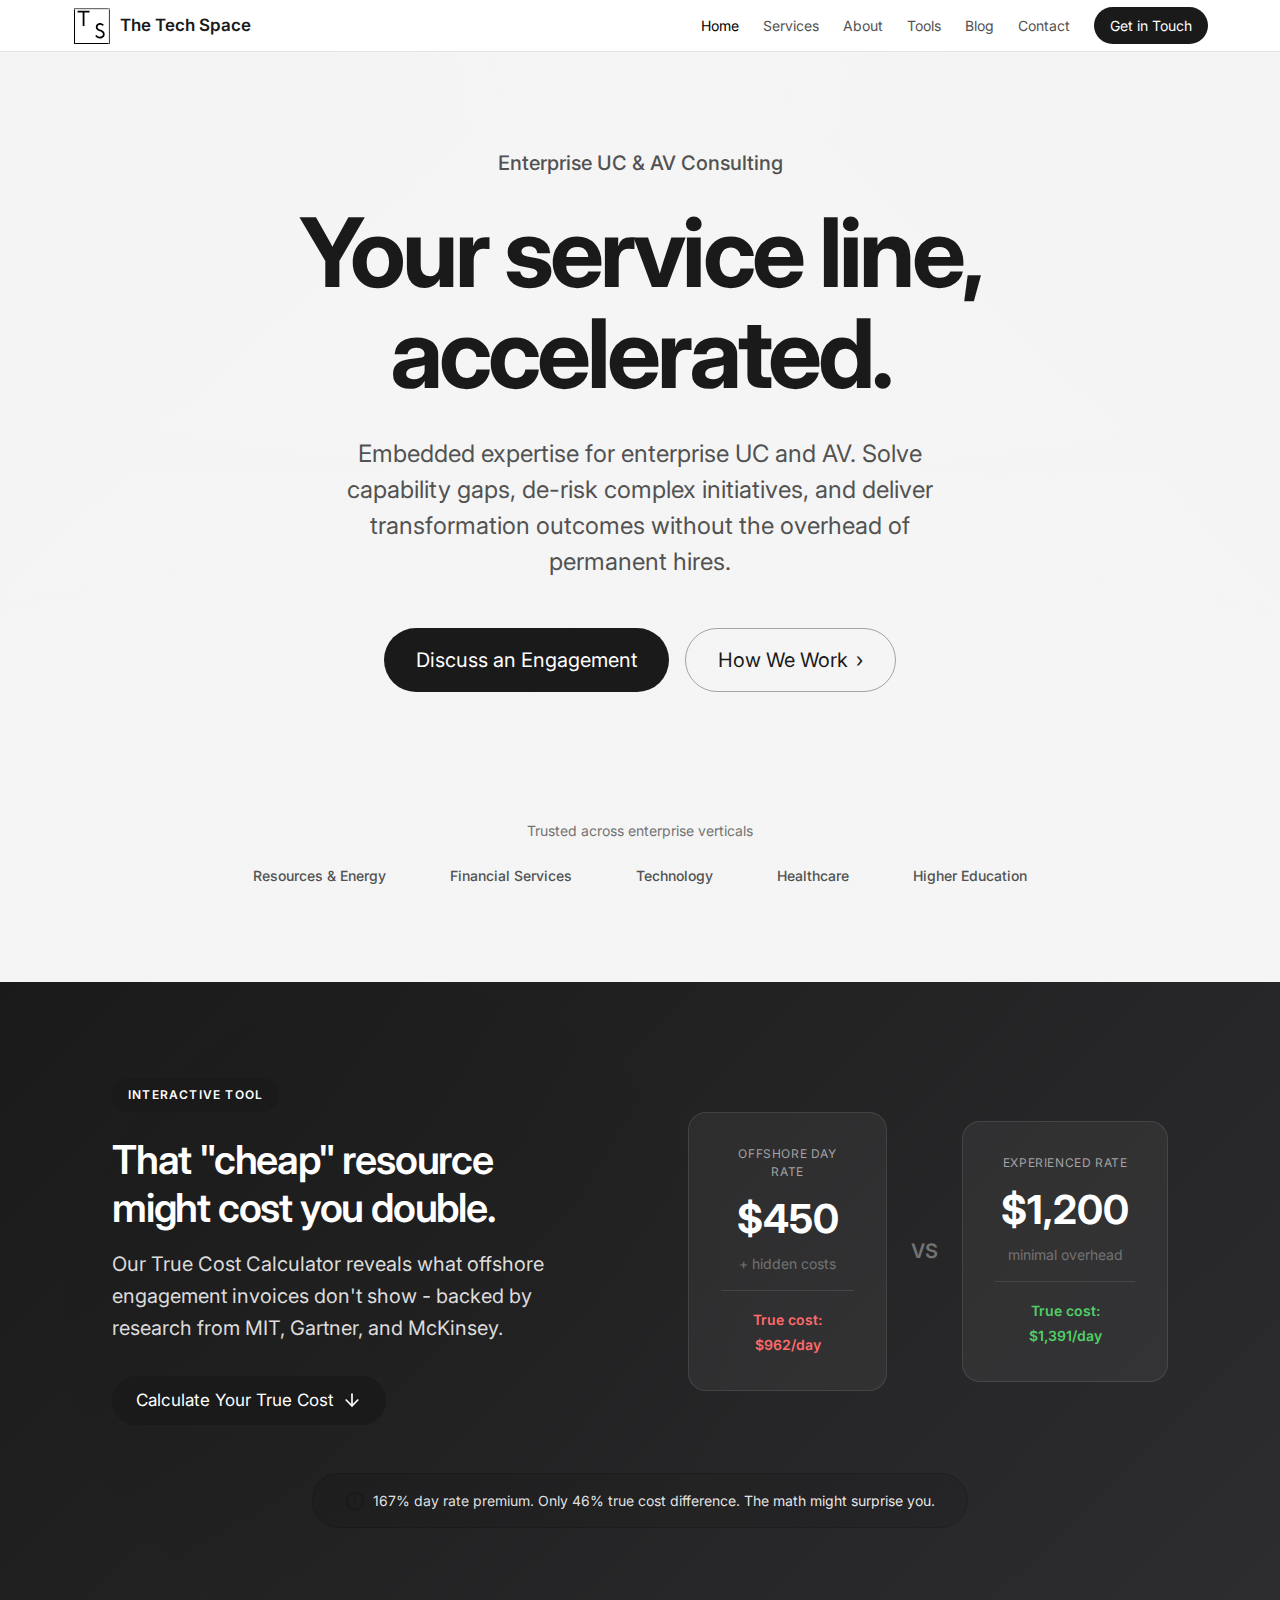
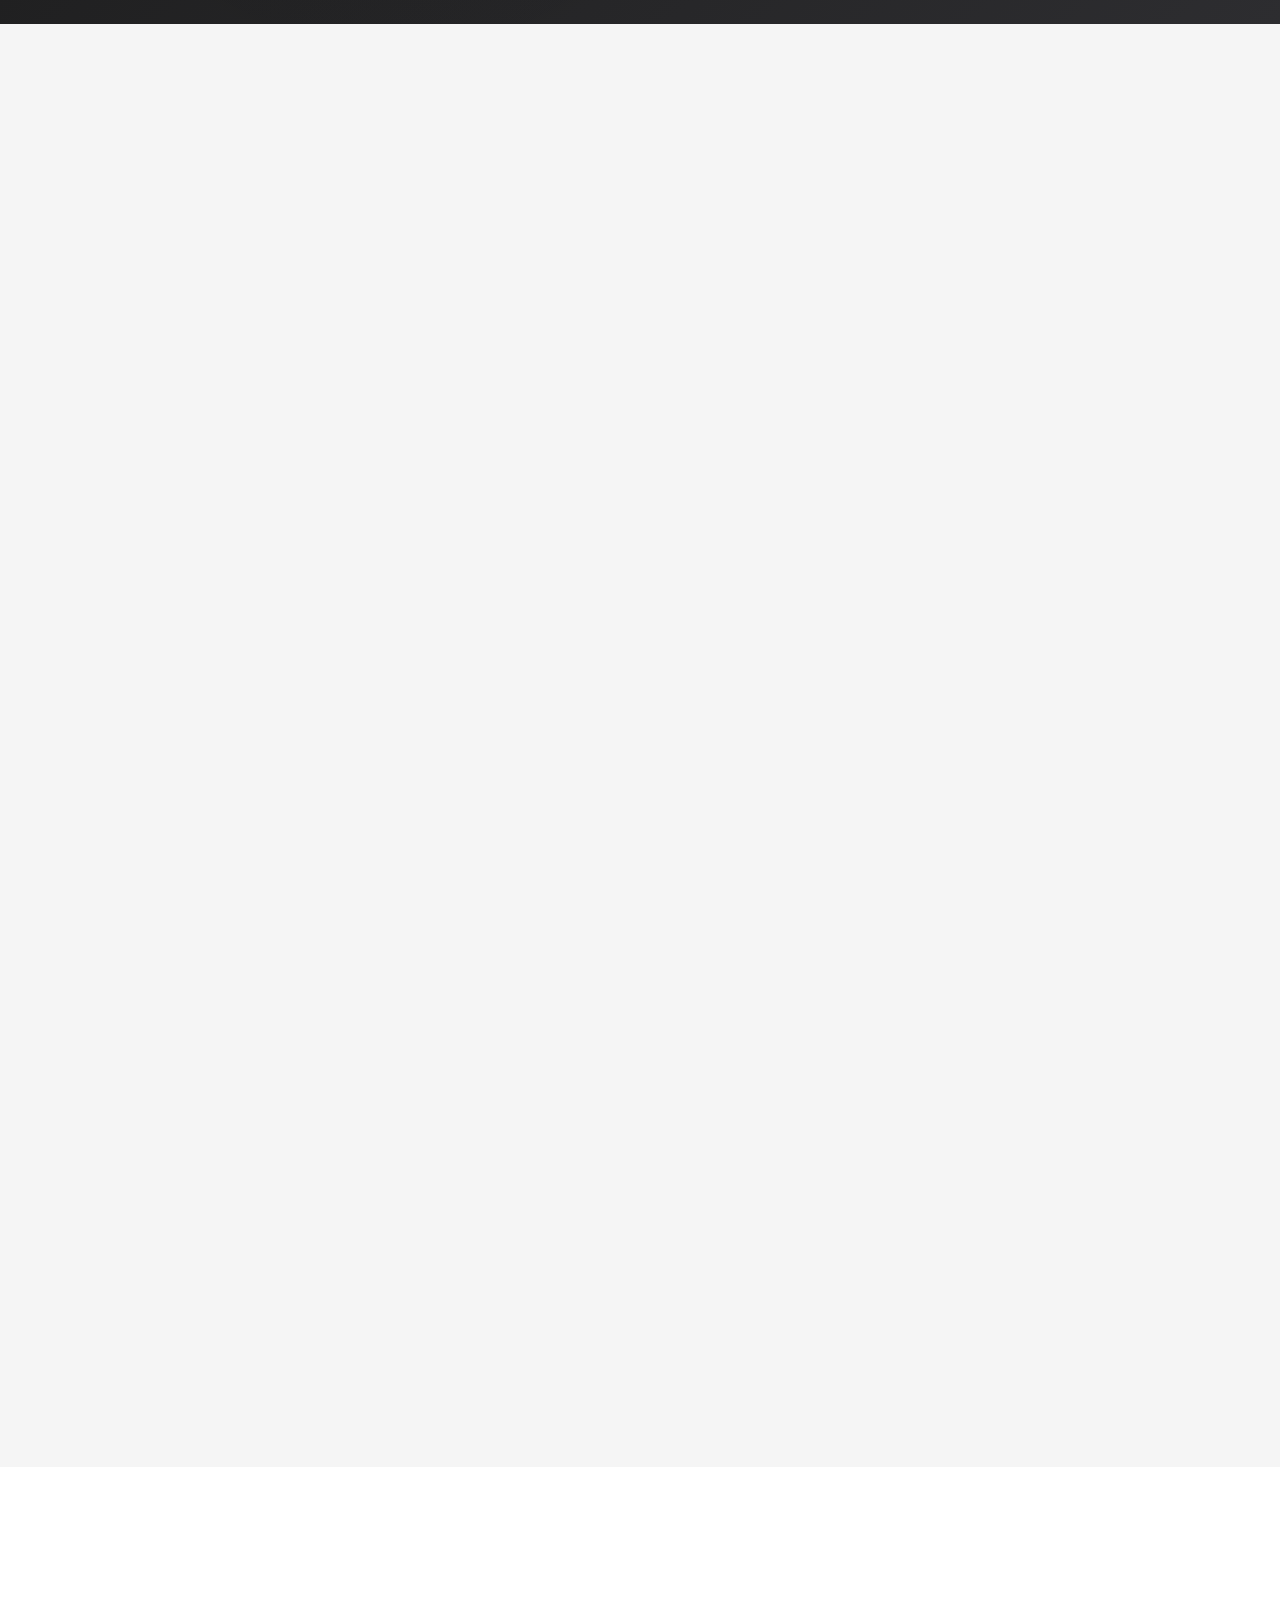
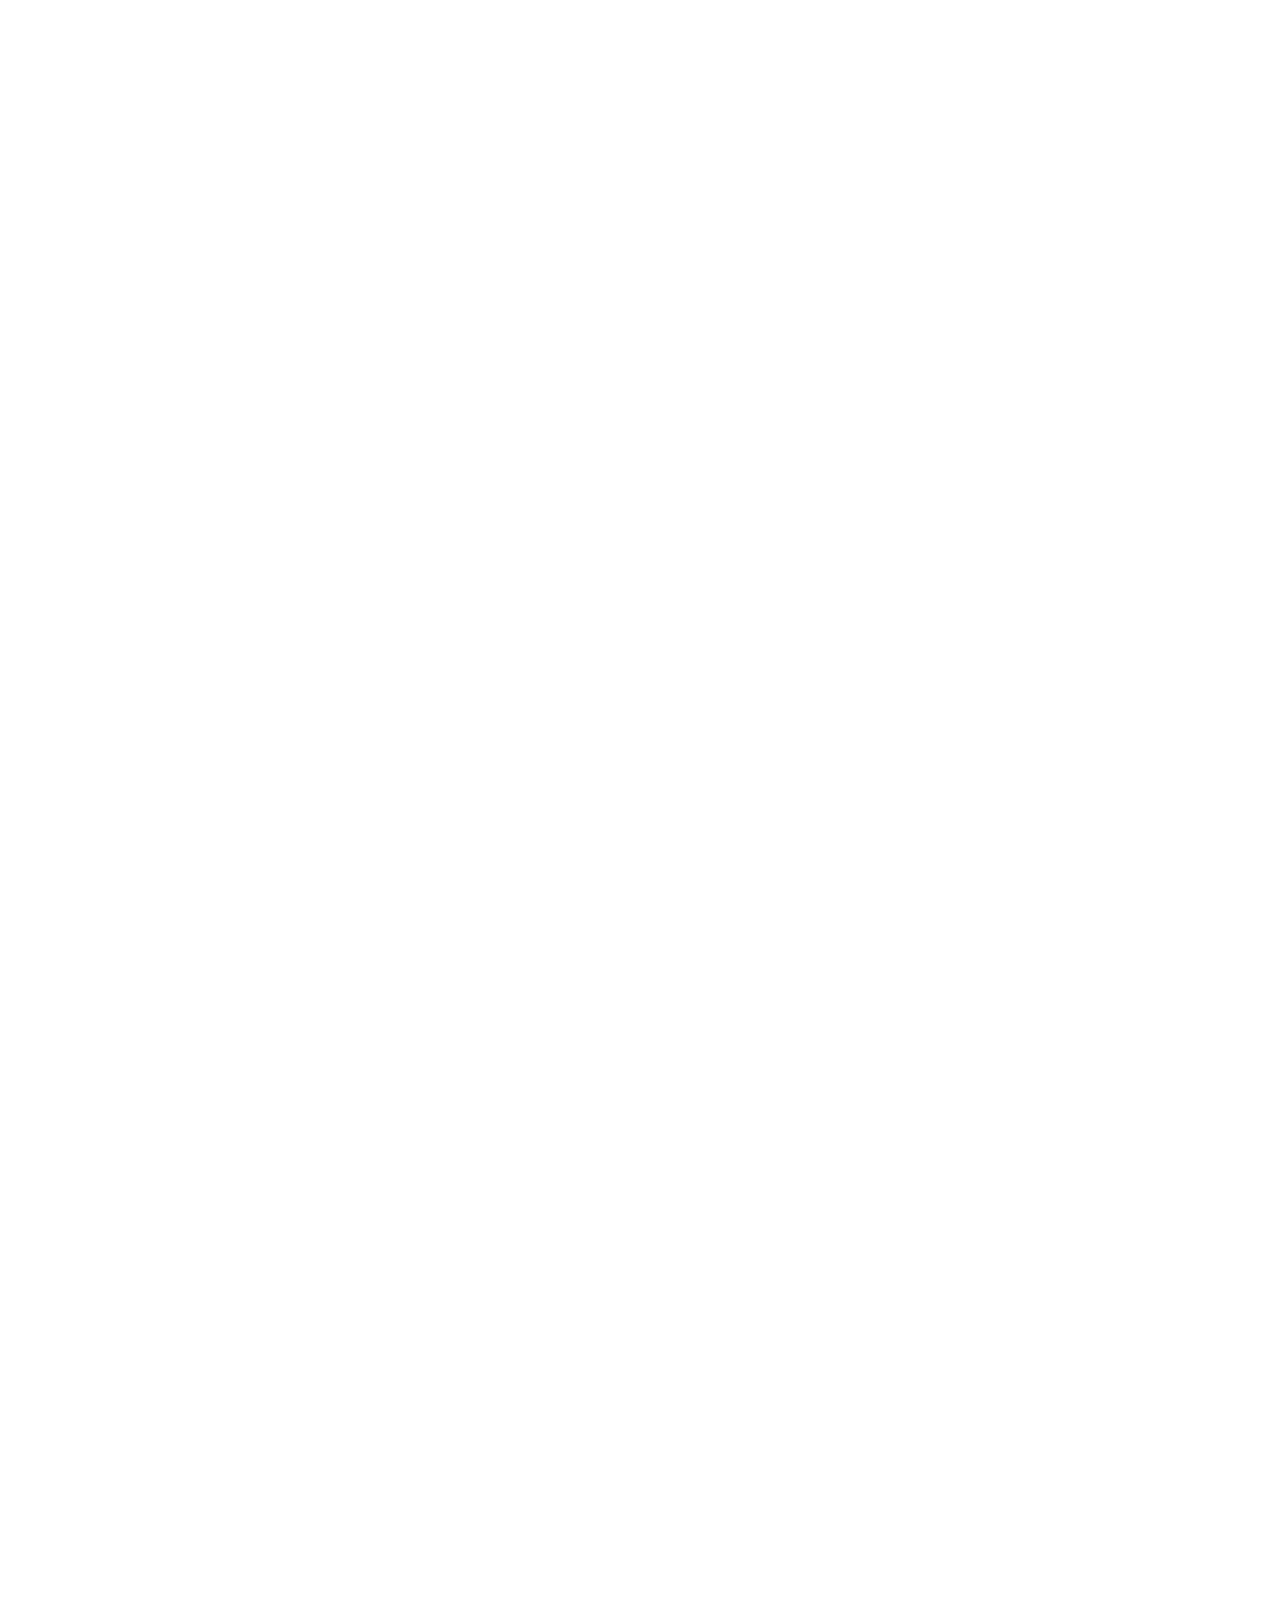
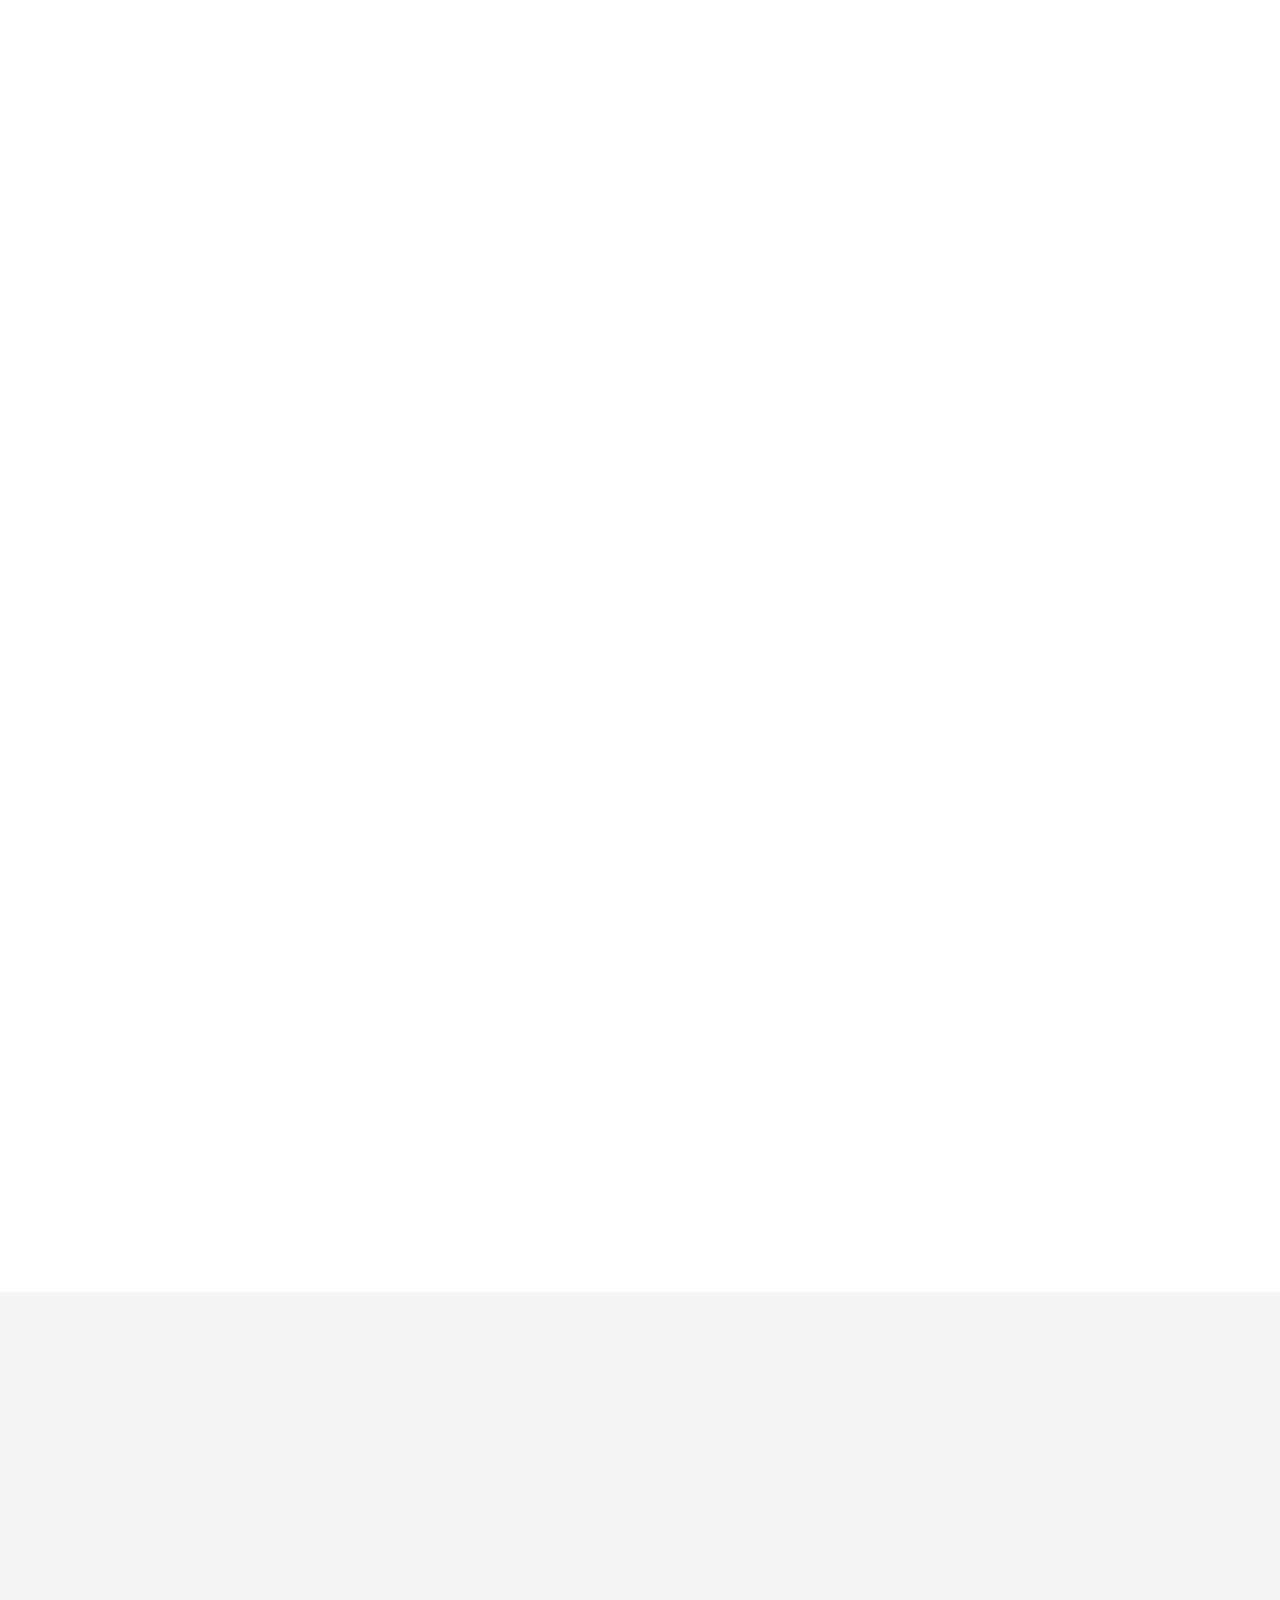
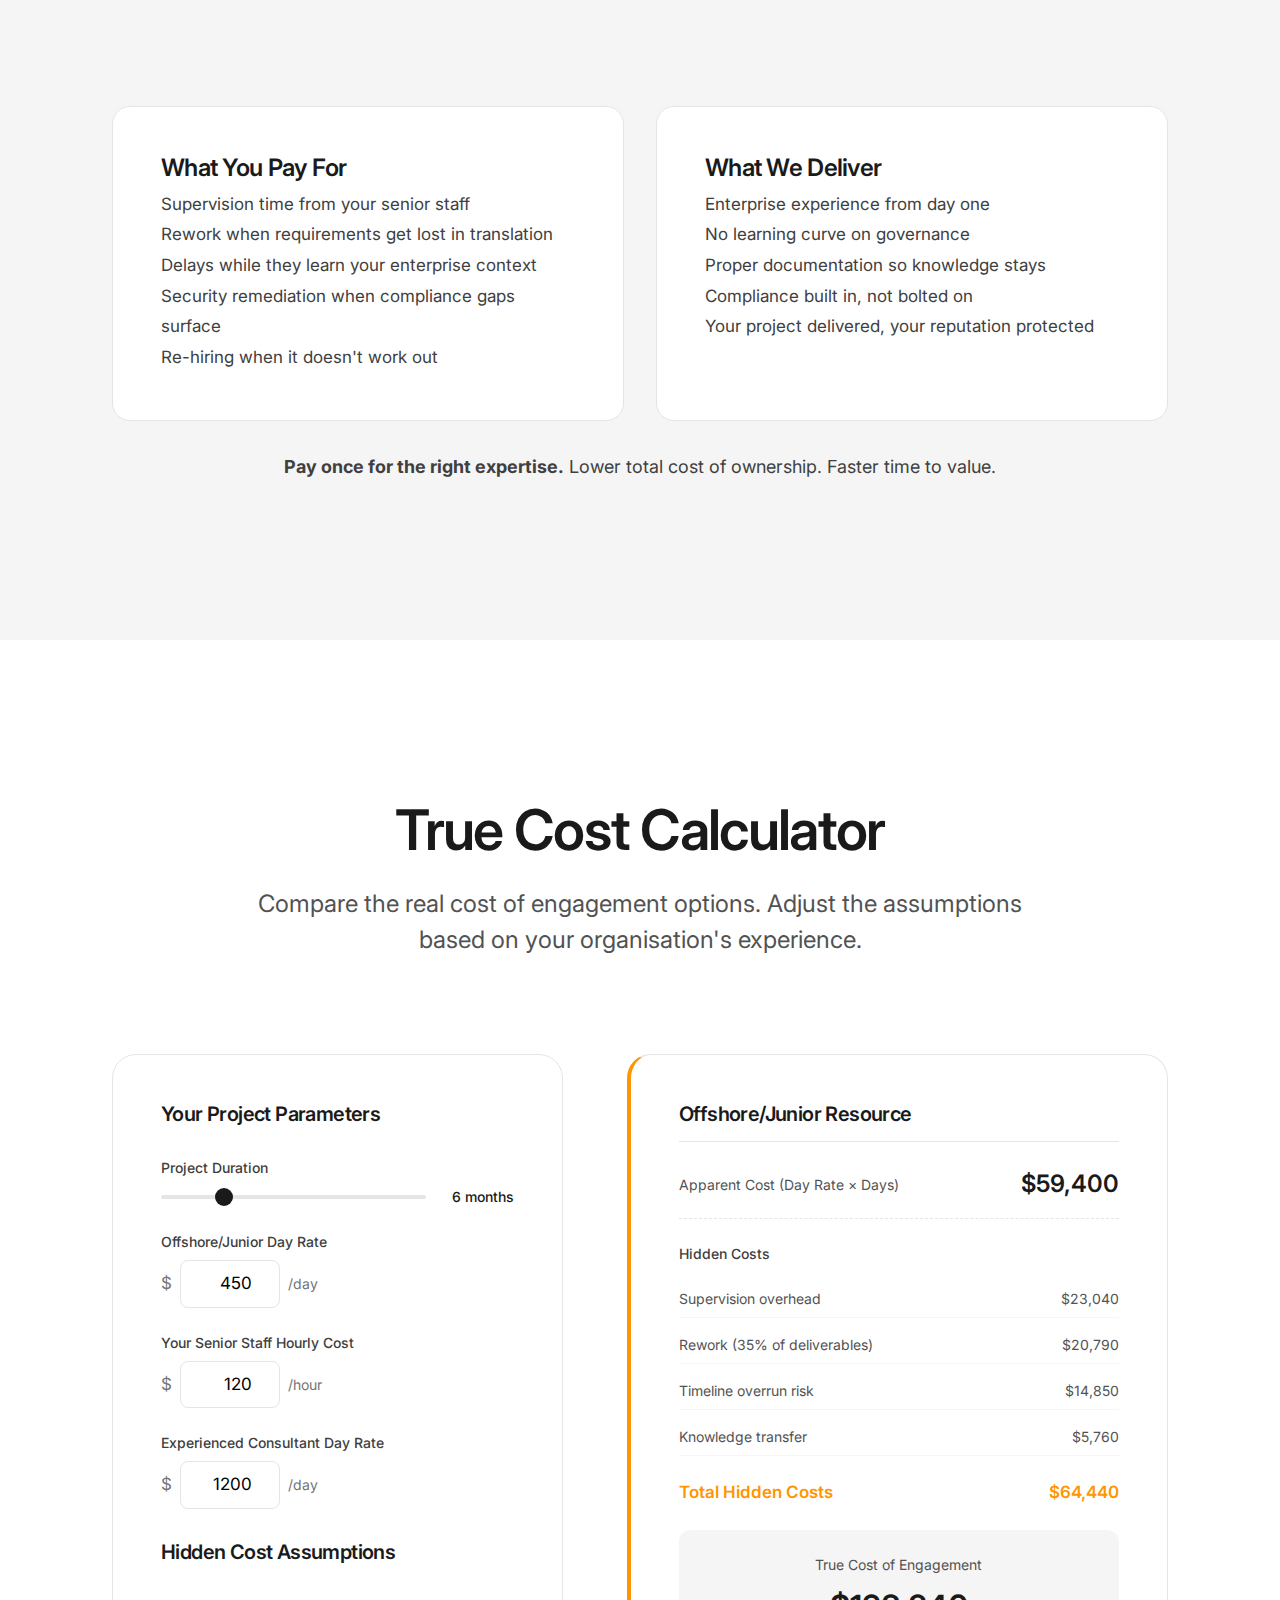
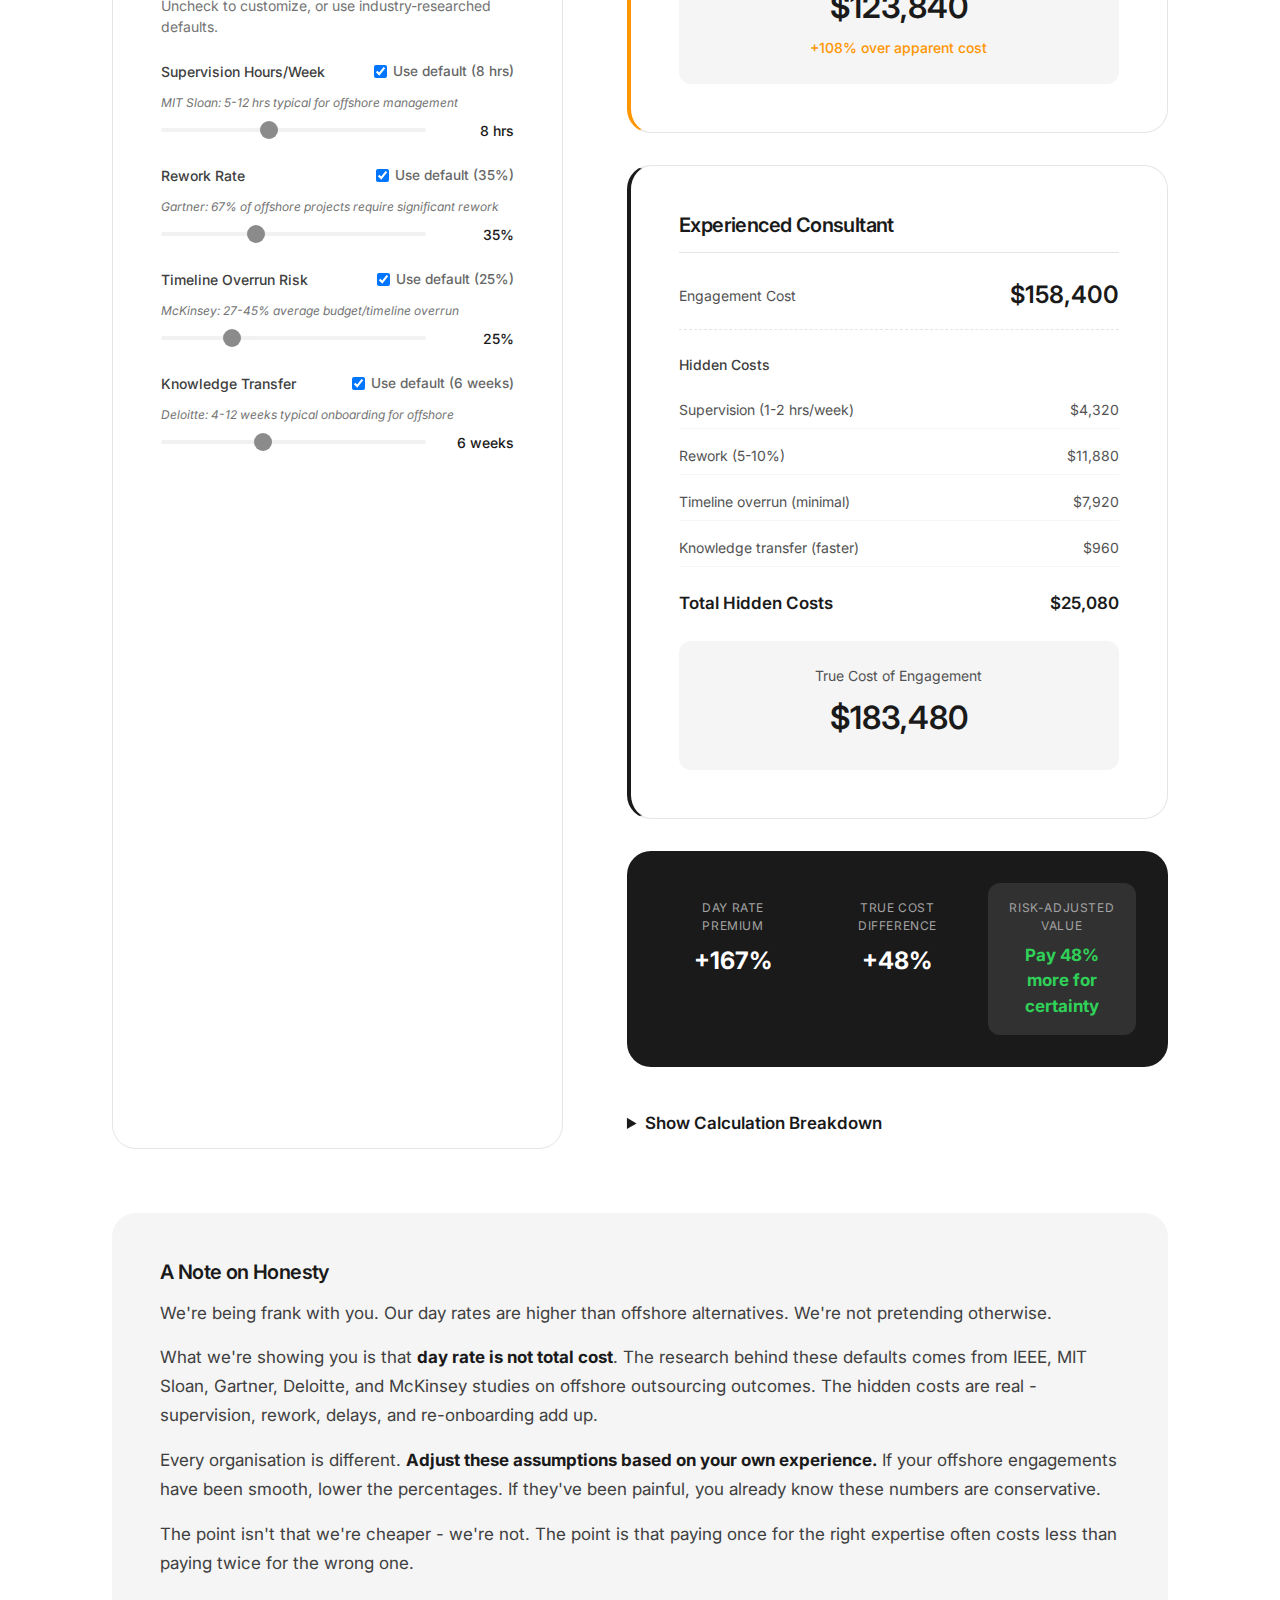
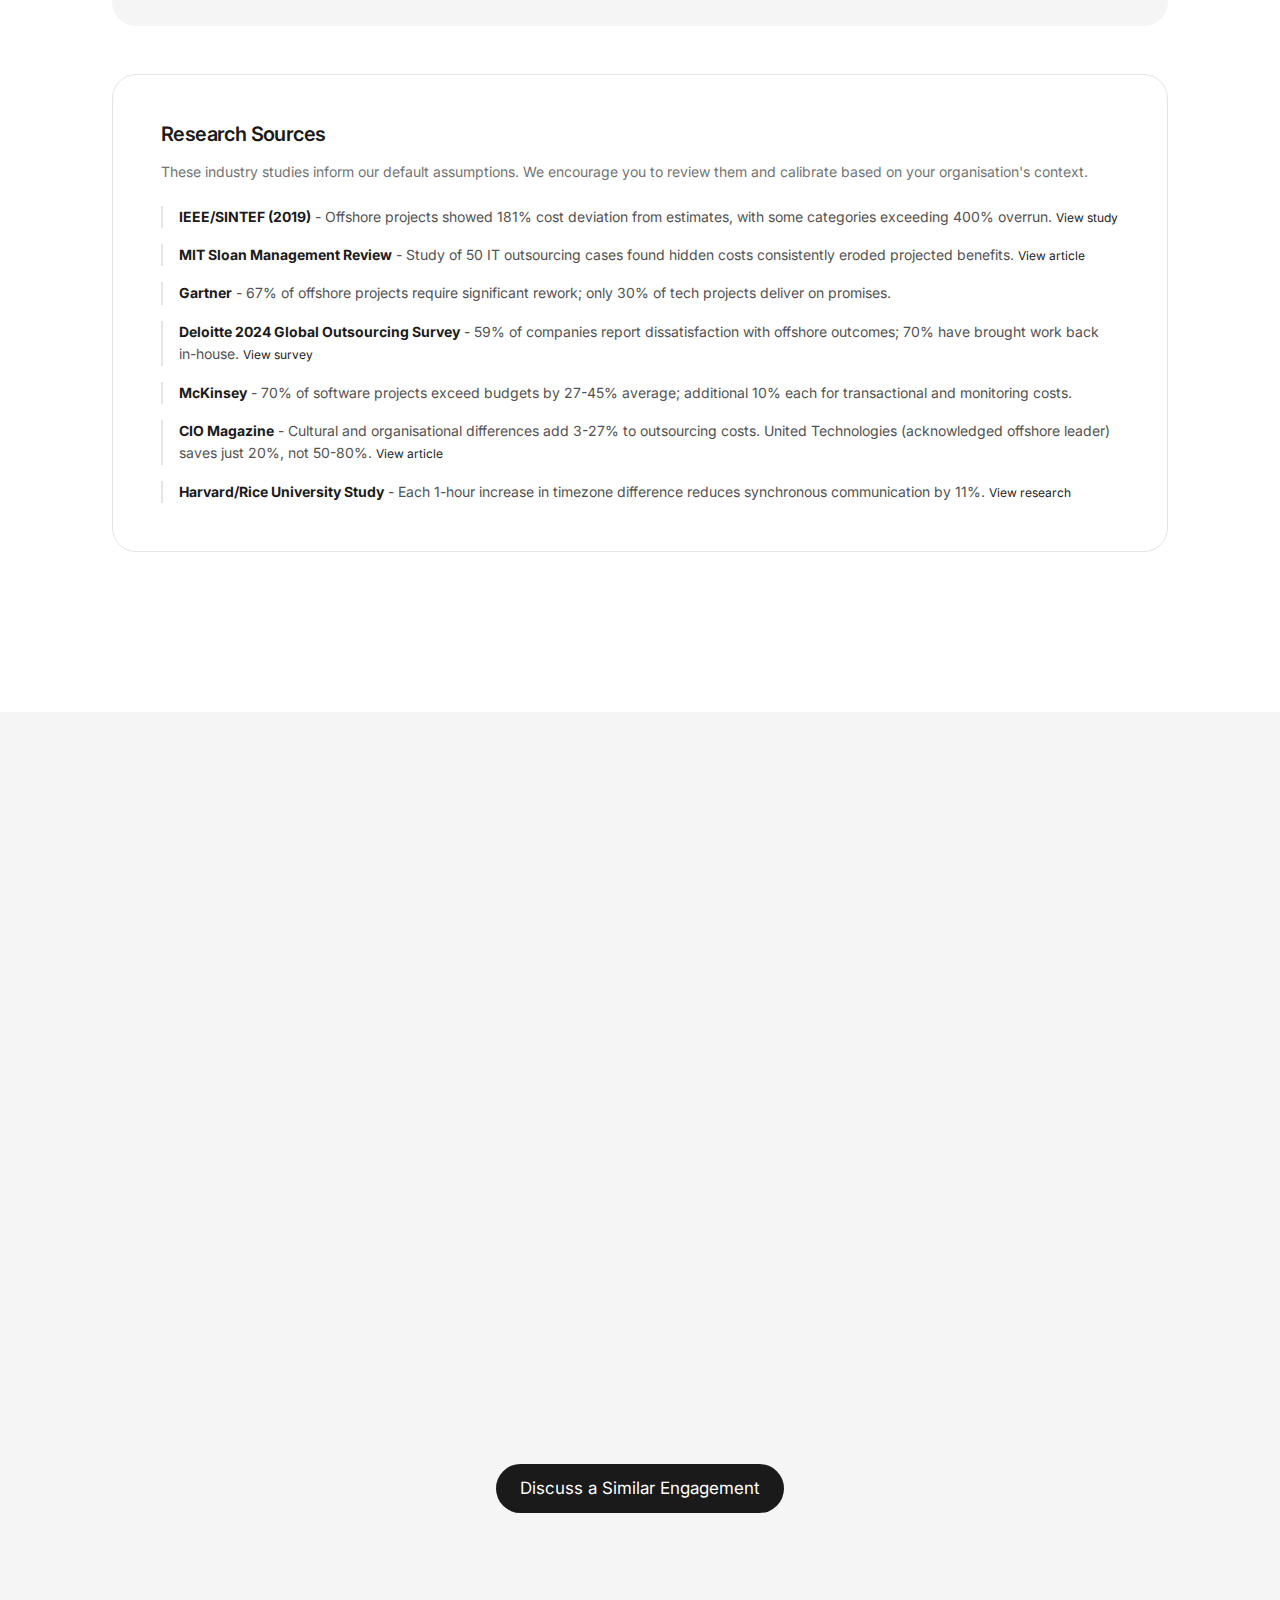
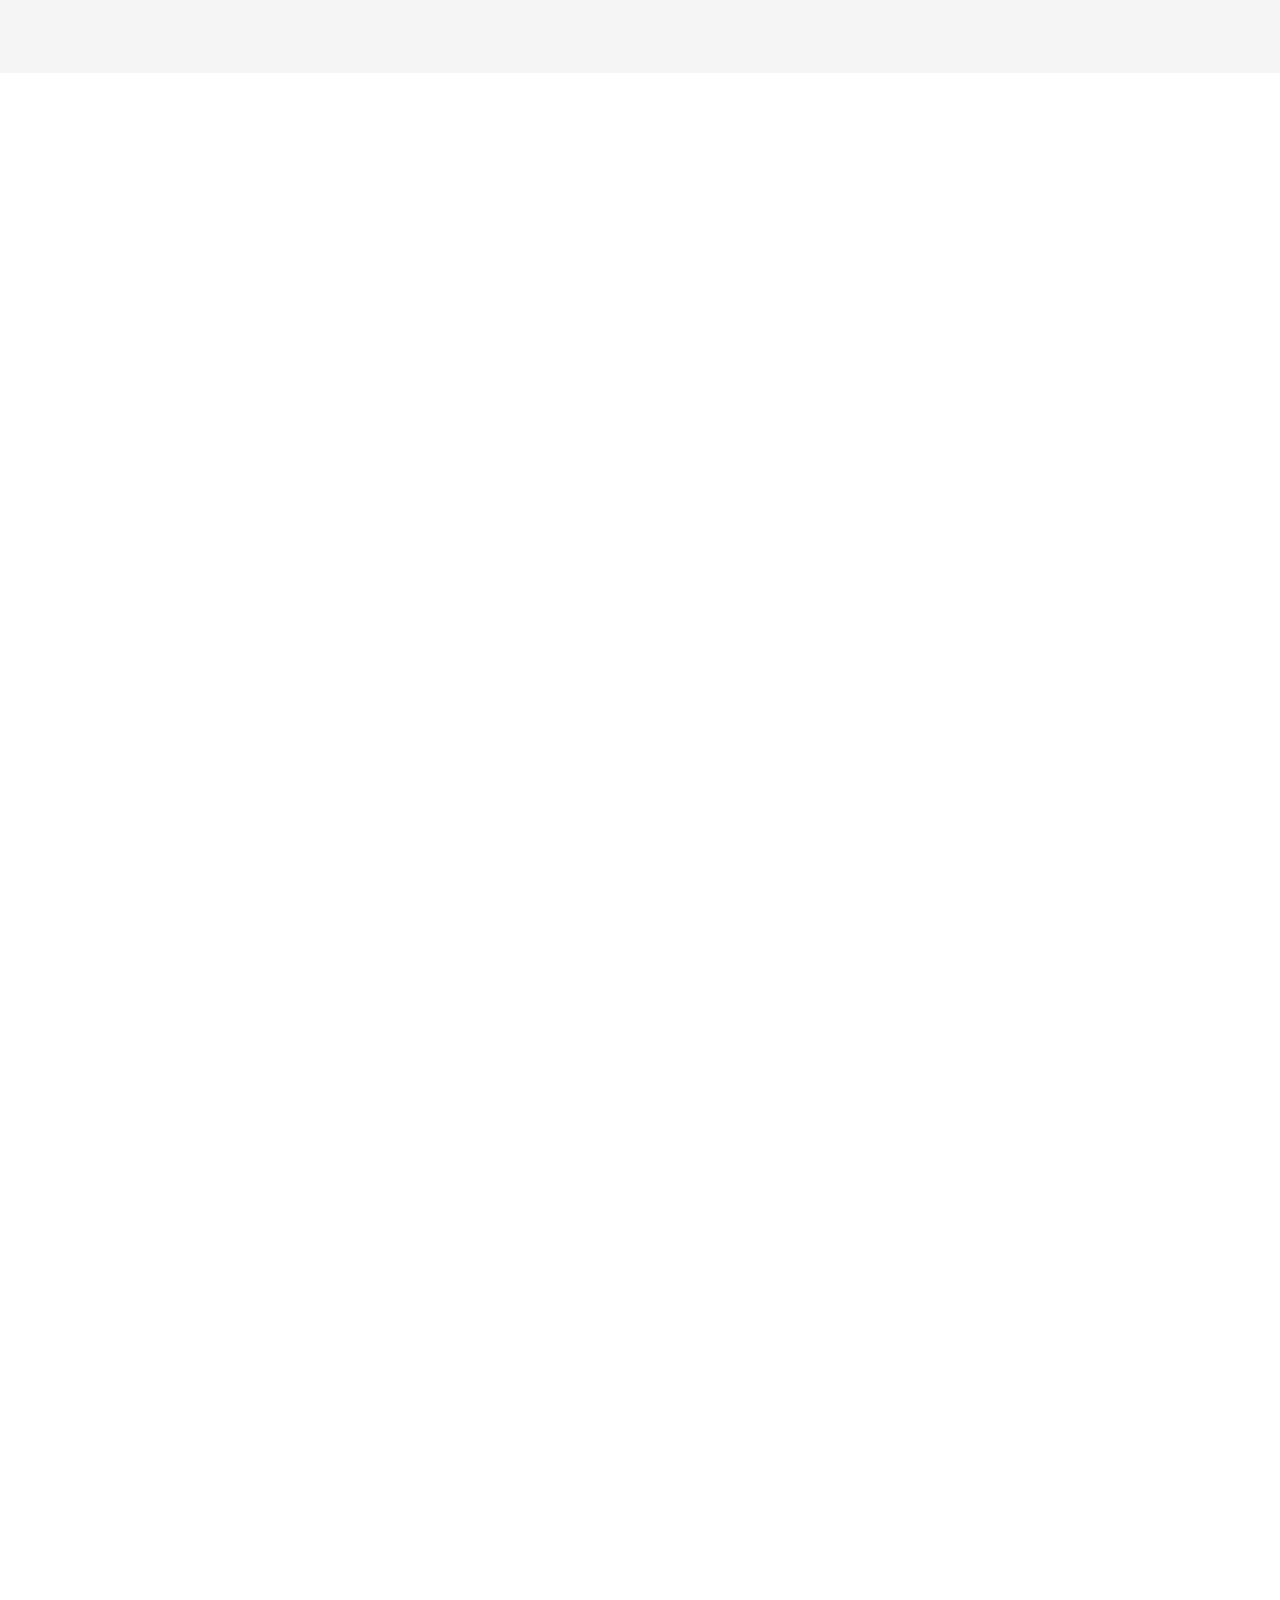
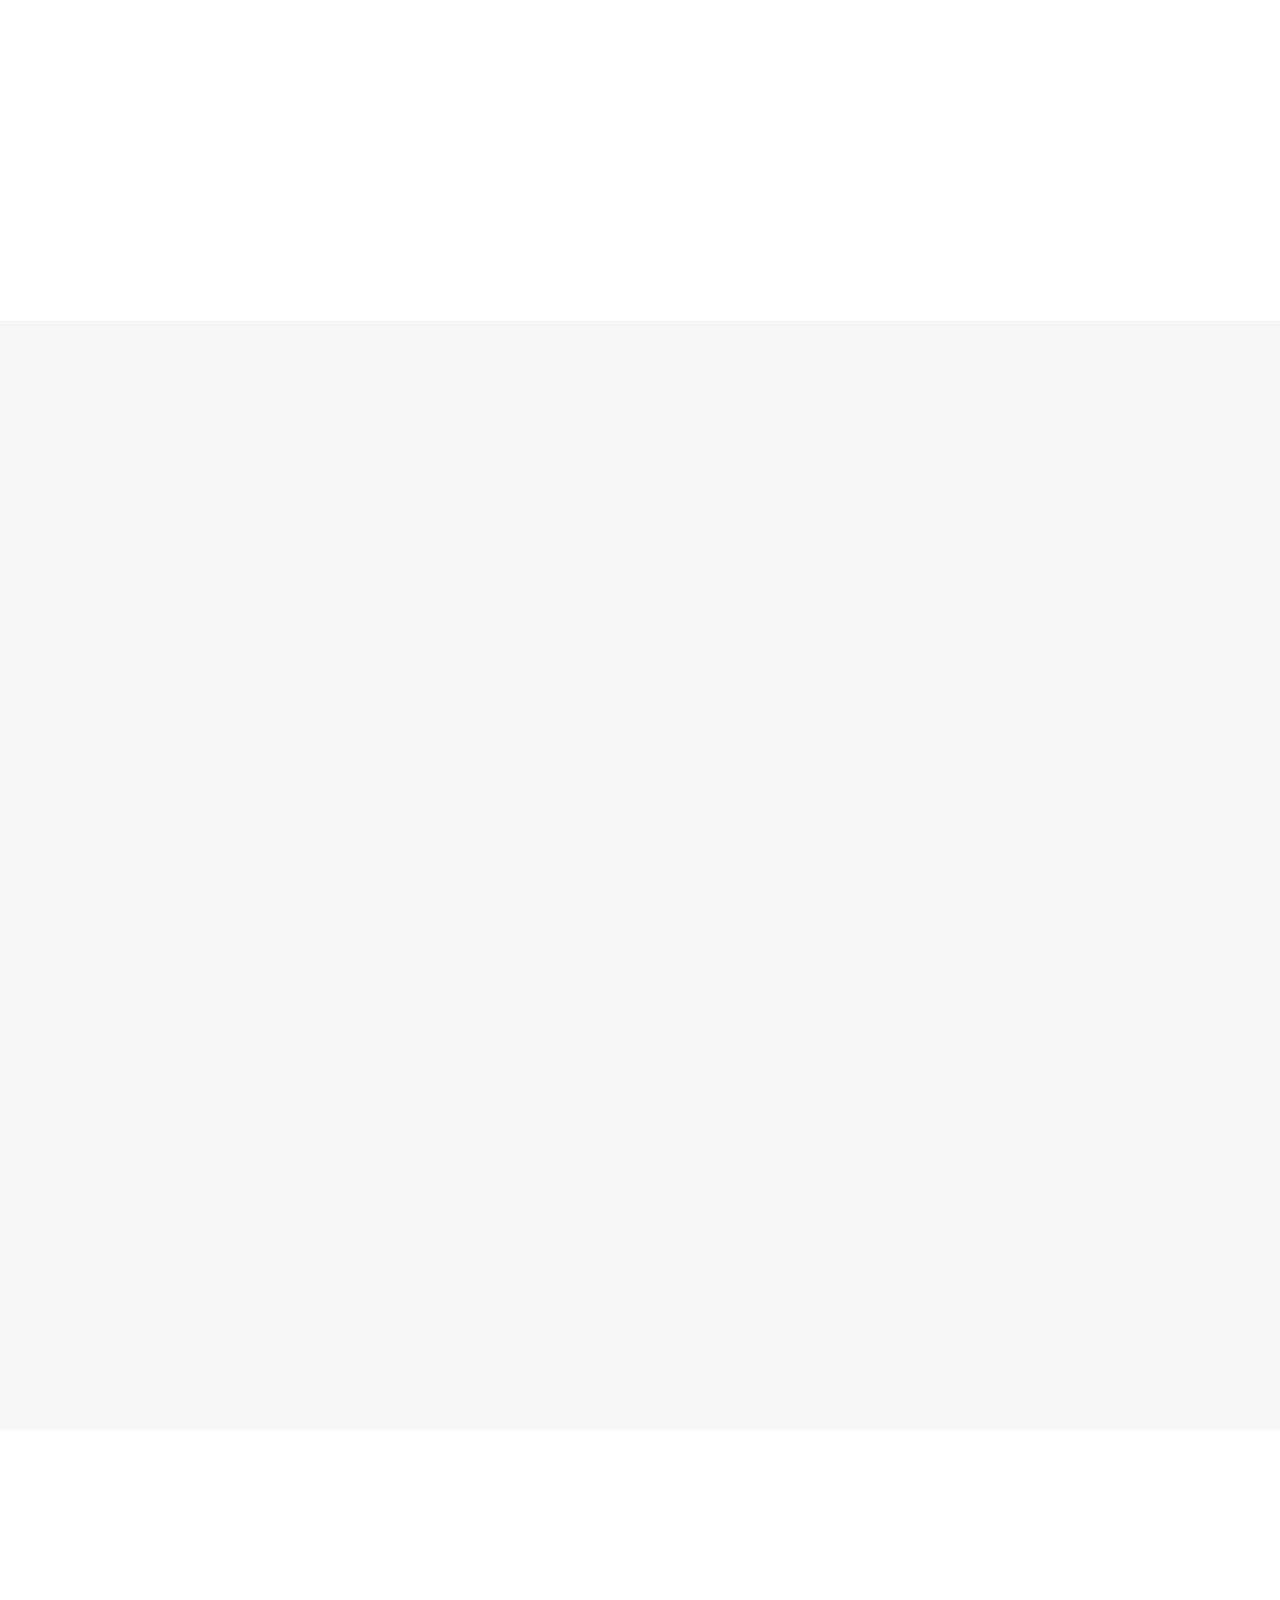
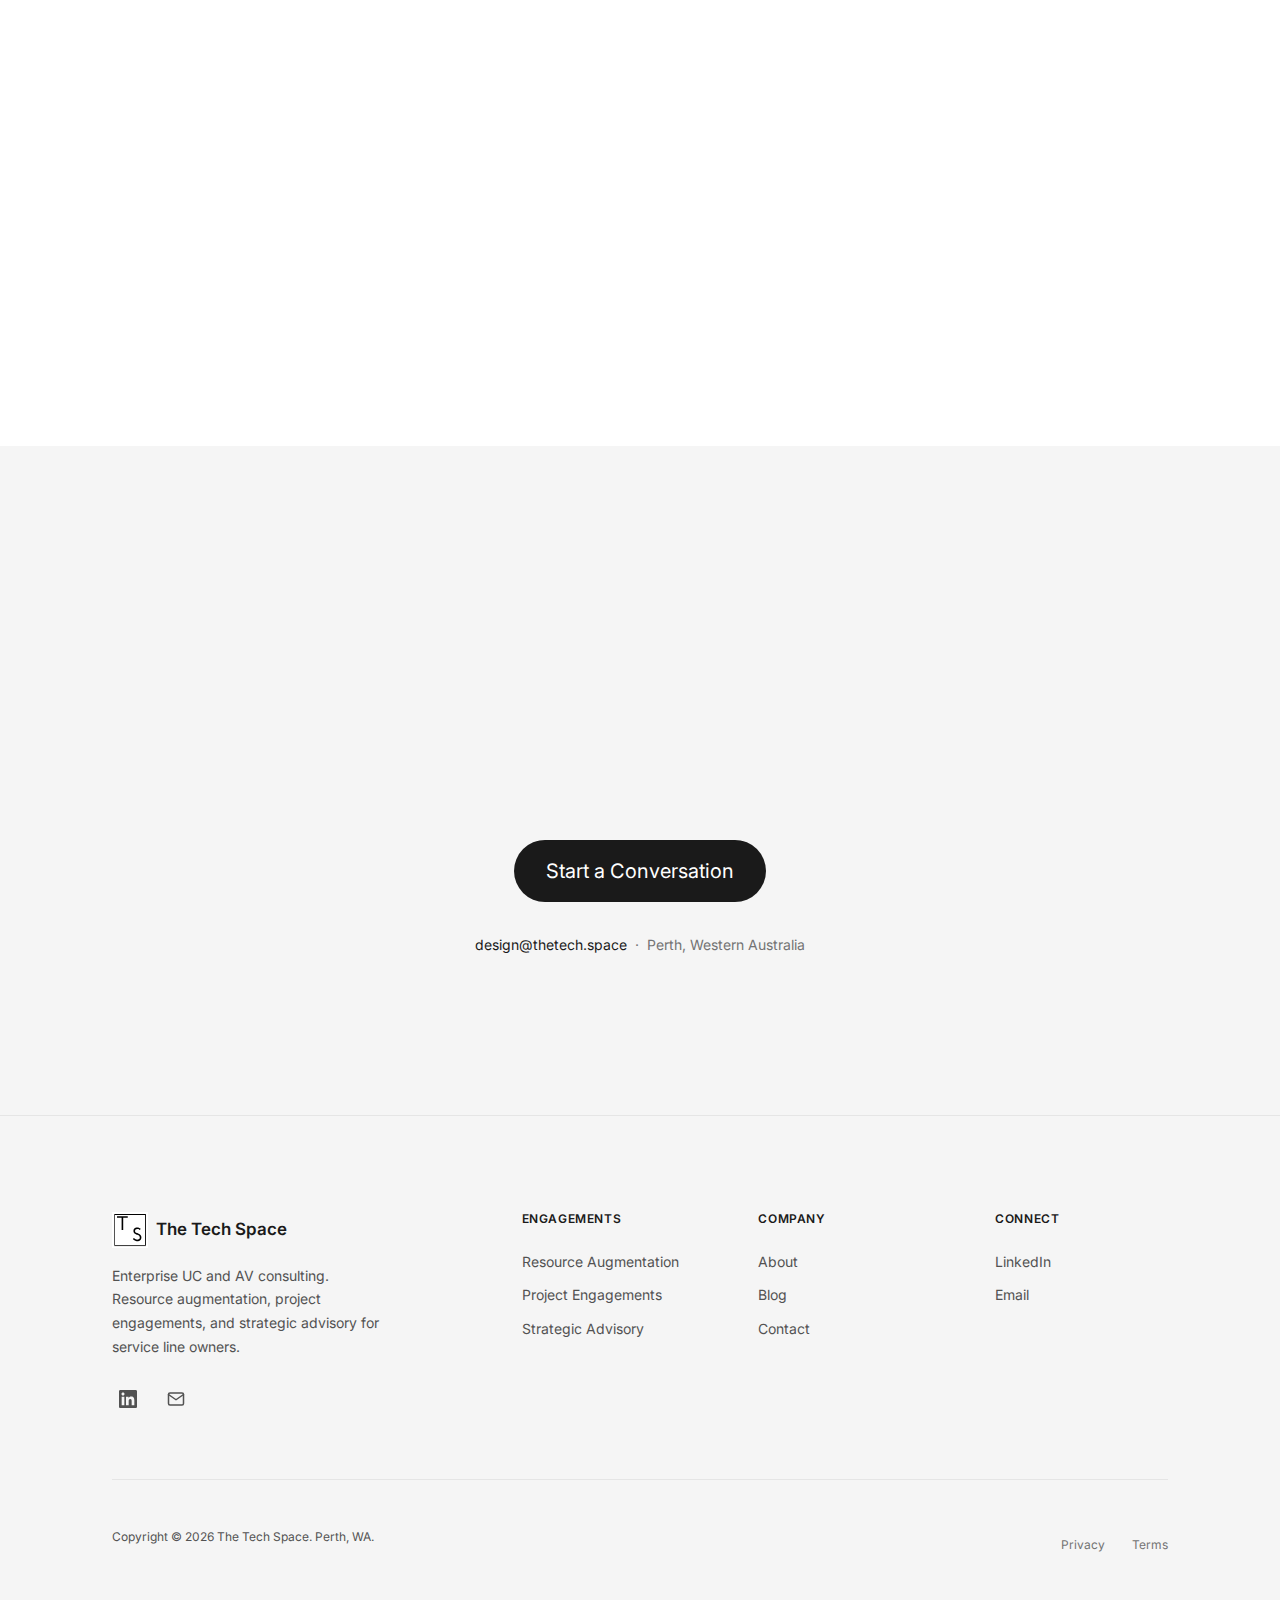
<file: index.html>
<!DOCTYPE html>
<html lang="en-AU">
<head>
  <meta charset="UTF-8">
  <meta name="viewport" content="width=device-width, initial-scale=1.0">

  <!-- Primary Meta Tags -->
  <title>The Tech Space | Enterprise UC & AV Consulting | Resource Augmentation</title>
  <meta name="title" content="The Tech Space | Enterprise UC & AV Consulting">
  <meta name="description" content="Enterprise UC and AV consulting for service line owners. Resource augmentation, project engagements, and strategic advisory. Solve capability gaps, accelerate transformation, de-risk complex initiatives.">
  <meta name="keywords" content="enterprise UC consulting, AV resource augmentation, service line support, Microsoft Teams consulting, UC project delivery, technical consulting">
  <meta name="author" content="Kevin Sing">
  <meta name="robots" content="index, follow">

  <!-- Geographic -->
  <meta name="geo.region" content="AU-WA">
  <meta name="geo.placename" content="Perth">

  <!-- Open Graph / Facebook -->
  <meta property="og:type" content="website">
  <meta property="og:url" content="https://thetech.space/">
  <meta property="og:title" content="The Tech Space | Enterprise UC & AV Consulting">
  <meta property="og:description" content="Resource augmentation and project engagements for enterprise UC and AV. Solve capability gaps and accelerate transformation.">
  <meta property="og:image" content="https://thetech.space/assets/images/og-image.jpg">
  <meta property="og:locale" content="en_AU">

  <!-- Twitter -->
  <meta name="twitter:card" content="summary_large_image">
  <meta name="twitter:url" content="https://thetech.space/">
  <meta name="twitter:title" content="The Tech Space | Enterprise UC & AV Consulting">
  <meta name="twitter:description" content="Resource augmentation and project engagements for enterprise UC and AV.">
  <meta name="twitter:image" content="https://thetech.space/assets/images/og-image.jpg">

  <!-- Canonical -->
  <link rel="canonical" href="https://thetech.space/">

  <!-- Favicon -->
  <link rel="icon" type="image/x-icon" href="/favicon.ico">

  <!-- Fonts -->
  <link rel="preconnect" href="https://fonts.googleapis.com">
  <link rel="preconnect" href="https://fonts.gstatic.com" crossorigin>
  <link href="https://fonts.googleapis.com/css2?family=Inter:wght@400;500;600;700&display=swap" rel="stylesheet">

  <!-- Stylesheet -->
  <link rel="stylesheet" href="assets/css/main.css?v=3">

  <!-- Structured Data -->
  <script type="application/ld+json">
  {
    "@context": "https://schema.org",
    "@type": "ProfessionalService",
    "name": "The Tech Space Consultancy & Services",
    "description": "Enterprise UC and AV consulting providing resource augmentation, project engagements, and strategic advisory services for service line owners.",
    "url": "https://thetech.space",
    "image": "https://thetech.space/assets/images/og-image.jpg",
    "email": "design@thetech.space",
    "address": {
      "@type": "PostalAddress",
      "addressLocality": "Perth",
      "addressRegion": "WA",
      "addressCountry": "AU"
    },
    "founder": {
      "@type": "Person",
      "name": "Kevin Sing",
      "jobTitle": "Principal Consultant"
    },
    "award": "2017 AETM Outstanding Contribution Award"
  }
  </script>
</head>
<body>
  <!-- Skip Link -->
  <a href="#main" class="sr-only">Skip to main content</a>

  <!-- Header -->
  <header class="header" id="header">
    <div class="header__inner">
      <a href="/" class="logo">
        <img src="assets/images/logo.svg" alt="The Tech Space" width="40" height="40">
        <span>The Tech Space</span>
      </a>

      <nav class="nav">
        <button class="nav-toggle" aria-label="Toggle navigation" aria-expanded="false">
          <span></span>
          <span></span>
          <span></span>
        </button>

        <ul class="nav__list" id="nav-list">
          <li><a href="/" class="nav__link nav__link--active">Home</a></li>
          <li><a href="/services" class="nav__link">Services</a></li>
          <li><a href="/about" class="nav__link">About</a></li>
          <li><a href="/tools/" class="nav__link">Tools</a></li>
          <li><a href="blog" class="nav__link">Blog</a></li>
          <li><a href="/contact" class="nav__link">Contact</a></li>
          <li><a href="/contact" class="btn btn--primary btn--sm">Get in Touch</a></li>
        </ul>
      </nav>
    </div>
  </header>

  <!-- Main Content -->
  <main id="main">
    <!-- Hero Section -->
    <section class="hero hero--with-image">
      <div class="hero__background">
        <img src="assets/images/hero-building.jpg" alt="" aria-hidden="true">
        <div class="hero__overlay"></div>
      </div>
      <div class="hero__content">
        <p class="hero__eyebrow">Enterprise UC & AV Consulting</p>
        <h1 class="hero__title">Your service line, accelerated.</h1>
        <p class="hero__subtitle">Embedded expertise for enterprise UC and AV. Solve capability gaps, de-risk complex initiatives, and deliver transformation outcomes without the overhead of permanent hires.</p>

        <div class="hero__buttons">
          <a href="/contact" class="btn btn--primary btn--lg">Discuss an Engagement</a>
          <a href="/services" class="btn btn--ghost btn--lg">How We Work</a>
        </div>

        <div class="hero__clients">
          <p class="hero__clients-label">Trusted across enterprise verticals</p>
          <div class="hero__clients-logos">
            <span>Resources & Energy</span>
            <span>Financial Services</span>
            <span>Technology</span>
            <span>Healthcare</span>
            <span>Higher Education</span>
          </div>
        </div>
      </div>
    </section>

    <!-- Calculator Teaser -->
    <section class="calculator-teaser">
      <div class="container">
        <div class="calculator-teaser__content">
          <div class="calculator-teaser__text">
            <span class="calculator-teaser__badge">Interactive Tool</span>
            <h2 class="calculator-teaser__title">That "cheap" resource might cost you double.</h2>
            <p class="calculator-teaser__subtitle">Our True Cost Calculator reveals what offshore engagement invoices don't show - backed by research from MIT, Gartner, and McKinsey.</p>
            <a href="#calculator" class="btn btn--primary calculator-teaser__btn">
              <span>Calculate Your True Cost</span>
              <svg xmlns="http://www.w3.org/2000/svg" width="20" height="20" viewBox="0 0 24 24" fill="none" stroke="currentColor" stroke-width="2" stroke-linecap="round" stroke-linejoin="round">
                <line x1="12" y1="5" x2="12" y2="19"></line>
                <polyline points="19 12 12 19 5 12"></polyline>
              </svg>
            </a>
          </div>
          <div class="calculator-teaser__preview">
            <div class="calculator-teaser__card calculator-teaser__card--offshore">
              <span class="calculator-teaser__card-label">Offshore Day Rate</span>
              <span class="calculator-teaser__card-value">$450</span>
              <span class="calculator-teaser__card-hidden">+ hidden costs</span>
              <div class="calculator-teaser__card-reveal">
                <span class="calculator-teaser__card-true">True cost: $962/day</span>
              </div>
            </div>
            <div class="calculator-teaser__vs">vs</div>
            <div class="calculator-teaser__card calculator-teaser__card--experienced">
              <span class="calculator-teaser__card-label">Experienced Rate</span>
              <span class="calculator-teaser__card-value">$1,200</span>
              <span class="calculator-teaser__card-hidden">minimal overhead</span>
              <div class="calculator-teaser__card-reveal">
                <span class="calculator-teaser__card-true">True cost: $1,391/day</span>
              </div>
            </div>
          </div>
        </div>
        <div class="calculator-teaser__insight">
          <svg xmlns="http://www.w3.org/2000/svg" width="20" height="20" viewBox="0 0 24 24" fill="none" stroke="currentColor" stroke-width="2" stroke-linecap="round" stroke-linejoin="round">
            <circle cx="12" cy="12" r="10"></circle>
            <line x1="12" y1="16" x2="12" y2="12"></line>
            <line x1="12" y1="8" x2="12.01" y2="8"></line>
          </svg>
          <span>167% day rate premium. Only 46% true cost difference. The math might surprise you.</span>
        </div>
      </div>
    </section>

    <!-- Engagement Models Section -->
    <section class="section section--gray" id="services">
      <div class="container">
        <div class="section-headline fade-in">
          <h2>How We Engage</h2>
          <p>Flexible engagement models designed for enterprise service line owners who need capability now.</p>
        </div>

        <div class="grid grid--2 stagger-in">
          <!-- Resource Augmentation -->
          <div class="card card--feature">
            <div class="card__icon">
              <svg xmlns="http://www.w3.org/2000/svg" width="24" height="24" viewBox="0 0 24 24" fill="none" stroke="currentColor" stroke-width="1.5" stroke-linecap="round" stroke-linejoin="round">
                <path d="M17 21v-2a4 4 0 0 0-4-4H5a4 4 0 0 0-4 4v2"></path>
                <circle cx="9" cy="7" r="4"></circle>
                <path d="M23 21v-2a4 4 0 0 0-3-3.87"></path>
                <path d="M16 3.13a4 4 0 0 1 0 7.75"></path>
              </svg>
            </div>
            <h3 class="card__title">Resource Augmentation</h3>
            <p class="card__description">Embedded UC/AV expertise within your service line. Fill capability gaps, support BAU escalations, and scale your team without permanent headcount.</p>
            <a href="services.html#augmentation" class="card__link">Learn more</a>
          </div>

          <!-- Project Engagements -->
          <div class="card card--feature">
            <div class="card__icon">
              <svg xmlns="http://www.w3.org/2000/svg" width="24" height="24" viewBox="0 0 24 24" fill="none" stroke="currentColor" stroke-width="1.5" stroke-linecap="round" stroke-linejoin="round">
                <polygon points="12 2 2 7 12 12 22 7 12 2"></polygon>
                <polyline points="2 17 12 22 22 17"></polyline>
                <polyline points="2 12 12 17 22 12"></polyline>
              </svg>
            </div>
            <h3 class="card__title">Project Engagements</h3>
            <p class="card__description">Defined-scope delivery for complex UC and AV initiatives. From proof-of-concept through to full-scale rollout and transition to support.</p>
            <a href="services.html#projects" class="card__link">Learn more</a>
          </div>

          <!-- Strategic Advisory -->
          <div class="card card--feature">
            <div class="card__icon">
              <svg xmlns="http://www.w3.org/2000/svg" width="24" height="24" viewBox="0 0 24 24" fill="none" stroke="currentColor" stroke-width="1.5" stroke-linecap="round" stroke-linejoin="round">
                <line x1="18" y1="20" x2="18" y2="10"></line>
                <line x1="12" y1="20" x2="12" y2="4"></line>
                <line x1="6" y1="20" x2="6" y2="14"></line>
              </svg>
            </div>
            <h3 class="card__title">Strategic Advisory</h3>
            <p class="card__description">Financial modelling, business cases, tender creation and review. CapEx vs OpEx analysis, multi-year service costs, license forecasting, and execution planning.</p>
            <a href="services.html#advisory" class="card__link">Learn more</a>
          </div>

          <!-- MSP Orchestration -->
          <div class="card card--feature">
            <div class="card__icon">
              <svg xmlns="http://www.w3.org/2000/svg" width="24" height="24" viewBox="0 0 24 24" fill="none" stroke="currentColor" stroke-width="1.5" stroke-linecap="round" stroke-linejoin="round">
                <circle cx="12" cy="12" r="3"></circle>
                <circle cx="19" cy="5" r="2"></circle>
                <circle cx="5" cy="5" r="2"></circle>
                <circle cx="19" cy="19" r="2"></circle>
                <circle cx="5" cy="19" r="2"></circle>
                <line x1="10" y1="10" x2="6.5" y2="6.5"></line>
                <line x1="14" y1="10" x2="17.5" y2="6.5"></line>
                <line x1="14" y1="14" x2="17.5" y2="17.5"></line>
                <line x1="10" y1="14" x2="6.5" y2="17.5"></line>
              </svg>
            </div>
            <h3 class="card__title">MSP & Vendor Orchestration</h3>
            <p class="card__description">Already have an MSP or project team? We provide the coordination layer across your existing vendors, ensuring alignment and enterprise-grade delivery.</p>
            <a href="services.html#orchestration" class="card__link">Learn more</a>
          </div>
        </div>
      </div>
    </section>

    <!-- Why Service Line Owners Choose Us -->
    <section class="section credentials">
      <div class="container">
        <div class="section-headline fade-in">
          <h2>Why Service Line Owners Choose Us</h2>
          <p>The challenges you face require more than technical skills. They require enterprise context.</p>
        </div>

        <div class="grid grid--2 stagger-in">
          <div class="card">
            <h3 class="card__title">Solve Capability Gaps Immediately</h3>
            <p class="card__description">Your roadmap is approved but you lack the specialist expertise to execute. Permanent hires take months. Contractors lack enterprise context. We embed directly within your service line and deliver from day one.</p>
          </div>

          <div class="card">
            <h3 class="card__title">De-risk Complex Initiatives</h3>
            <p class="card__description">Large-scale UC transformations and AV deployments carry significant risk. We bring proven delivery methodology from resources, financial services, and technology sectors where failure isn't an option.</p>
          </div>

          <div class="card">
            <h3 class="card__title">Scale Without Headcount</h3>
            <p class="card__description">Budget for projects but not permanent FTEs? Resource augmentation gives you senior expertise for the duration you need without the long-term overhead. Flex up or down as your portfolio demands.</p>
          </div>

          <div class="card">
            <h3 class="card__title">Speak Your Language</h3>
            <p class="card__description">We understand service line governance, enterprise architecture frameworks, and the stakeholder dynamics of large organisations. No translation required between technical delivery and business outcomes.</p>
          </div>
        </div>
      </div>
    </section>

    <!-- Testimonials Section -->
    <section class="section testimonials">
      <div class="container">
        <div class="section-headline fade-in">
          <h2>What Clients Say</h2>
          <p>Feedback from enterprise service line owners we've worked alongside.</p>
        </div>

        <div class="testimonials__grid stagger-in">
          <!-- Testimonial 1 -->
          <div class="testimonial-card">
            <div class="testimonial-card__quote">
              <svg class="testimonial-card__icon" xmlns="http://www.w3.org/2000/svg" width="32" height="32" viewBox="0 0 24 24" fill="currentColor">
                <path d="M11.192 15.757c0-.88-.23-1.618-.69-2.217-.326-.412-.768-.683-1.327-.812-.55-.128-1.07-.137-1.54-.028-.16-.95.1-1.956.76-3.022.66-1.065 1.515-1.867 2.558-2.403L9.373 5c-.8.396-1.56.898-2.26 1.505-.71.607-1.34 1.305-1.9 2.094s-.98 1.68-1.25 2.69-.346 2.04-.217 3.1c.168 1.4.62 2.52 1.356 3.35.735.84 1.652 1.26 2.748 1.26.965 0 1.766-.29 2.4-.878.628-.576.94-1.365.94-2.368l.002.004zm9.124 0c0-.88-.23-1.618-.69-2.217-.326-.42-.77-.692-1.327-.817-.56-.124-1.074-.13-1.54-.022-.16-.94.09-1.95.75-3.02.66-1.06 1.514-1.86 2.557-2.4L18.49 5c-.8.396-1.555.898-2.26 1.505-.708.607-1.34 1.305-1.894 2.094-.556.79-.97 1.68-1.24 2.69-.273 1-.345 2.04-.217 3.1.165 1.4.615 2.52 1.35 3.35.732.833 1.646 1.25 2.742 1.25.967 0 1.768-.29 2.402-.876.627-.576.942-1.365.942-2.368v.012z"/>
              </svg>
              <p>We had a 12-month UC roadmap and zero internal expertise to deliver it. Within weeks of engagement, we had clarity on priorities and a realistic execution plan. The knowledge transfer meant my team could sustain it long after the engagement ended.</p>
            </div>
            <div class="testimonial-card__author">
              <div class="testimonial-card__author-info">
                <span class="testimonial-card__name">Technology Leader</span>
                <span class="testimonial-card__role">Resources Sector</span>
              </div>
            </div>
          </div>

          <!-- Testimonial 2 -->
          <div class="testimonial-card">
            <div class="testimonial-card__quote">
              <svg class="testimonial-card__icon" xmlns="http://www.w3.org/2000/svg" width="32" height="32" viewBox="0 0 24 24" fill="currentColor">
                <path d="M11.192 15.757c0-.88-.23-1.618-.69-2.217-.326-.412-.768-.683-1.327-.812-.55-.128-1.07-.137-1.54-.028-.16-.95.1-1.956.76-3.022.66-1.065 1.515-1.867 2.558-2.403L9.373 5c-.8.396-1.56.898-2.26 1.505-.71.607-1.34 1.305-1.9 2.094s-.98 1.68-1.25 2.69-.346 2.04-.217 3.1c.168 1.4.62 2.52 1.356 3.35.735.84 1.652 1.26 2.748 1.26.965 0 1.766-.29 2.4-.878.628-.576.94-1.365.94-2.368l.002.004zm9.124 0c0-.88-.23-1.618-.69-2.217-.326-.42-.77-.692-1.327-.817-.56-.124-1.074-.13-1.54-.022-.16-.94.09-1.95.75-3.02.66-1.06 1.514-1.86 2.557-2.4L18.49 5c-.8.396-1.555.898-2.26 1.505-.708.607-1.34 1.305-1.894 2.094-.556.79-.97 1.68-1.24 2.69-.273 1-.345 2.04-.217 3.1.165 1.4.615 2.52 1.35 3.35.732.833 1.646 1.25 2.742 1.25.967 0 1.768-.29 2.402-.876.627-.576.942-1.365.942-2.368v.012z"/>
              </svg>
              <p>We had ongoing challenges with our offshore delivery model and needed local expertise to bridge the gap. By bolting on specialist capability, we were able to maintain our cost structure while dramatically improving outcomes.</p>
            </div>
            <div class="testimonial-card__author">
              <div class="testimonial-card__author-info">
                <span class="testimonial-card__name">Technology Leader</span>
                <span class="testimonial-card__role">Financial Services</span>
              </div>
            </div>
          </div>

          <!-- Testimonial 3 -->
          <div class="testimonial-card">
            <div class="testimonial-card__quote">
              <svg class="testimonial-card__icon" xmlns="http://www.w3.org/2000/svg" width="32" height="32" viewBox="0 0 24 24" fill="currentColor">
                <path d="M11.192 15.757c0-.88-.23-1.618-.69-2.217-.326-.412-.768-.683-1.327-.812-.55-.128-1.07-.137-1.54-.028-.16-.95.1-1.956.76-3.022.66-1.065 1.515-1.867 2.558-2.403L9.373 5c-.8.396-1.56.898-2.26 1.505-.71.607-1.34 1.305-1.9 2.094s-.98 1.68-1.25 2.69-.346 2.04-.217 3.1c.168 1.4.62 2.52 1.356 3.35.735.84 1.652 1.26 2.748 1.26.965 0 1.766-.29 2.4-.878.628-.576.94-1.365.94-2.368l.002.004zm9.124 0c0-.88-.23-1.618-.69-2.217-.326-.42-.77-.692-1.327-.817-.56-.124-1.074-.13-1.54-.022-.16-.94.09-1.95.75-3.02.66-1.06 1.514-1.86 2.557-2.4L18.49 5c-.8.396-1.555.898-2.26 1.505-.708.607-1.34 1.305-1.894 2.094-.556.79-.97 1.68-1.24 2.69-.273 1-.345 2.04-.217 3.1.165 1.4.615 2.52 1.35 3.35.732.833 1.646 1.25 2.742 1.25.967 0 1.768-.29 2.402-.876.627-.576.942-1.365.942-2.368v.012z"/>
              </svg>
              <p>I was hesitant about bringing in another consultant. What changed my mind was the honesty about what was realistic and what wasn't. No overselling, no scope creep—just pragmatic advice that actually worked.</p>
            </div>
            <div class="testimonial-card__author">
              <div class="testimonial-card__author-info">
                <span class="testimonial-card__name">Technology Leader</span>
                <span class="testimonial-card__role">Higher Education</span>
              </div>
            </div>
          </div>

          <!-- Testimonial 4 -->
          <div class="testimonial-card">
            <div class="testimonial-card__quote">
              <svg class="testimonial-card__icon" xmlns="http://www.w3.org/2000/svg" width="32" height="32" viewBox="0 0 24 24" fill="currentColor">
                <path d="M11.192 15.757c0-.88-.23-1.618-.69-2.217-.326-.412-.768-.683-1.327-.812-.55-.128-1.07-.137-1.54-.028-.16-.95.1-1.956.76-3.022.66-1.065 1.515-1.867 2.558-2.403L9.373 5c-.8.396-1.56.898-2.26 1.505-.71.607-1.34 1.305-1.9 2.094s-.98 1.68-1.25 2.69-.346 2.04-.217 3.1c.168 1.4.62 2.52 1.356 3.35.735.84 1.652 1.26 2.748 1.26.965 0 1.766-.29 2.4-.878.628-.576.94-1.365.94-2.368l.002.004zm9.124 0c0-.88-.23-1.618-.69-2.217-.326-.42-.77-.692-1.327-.817-.56-.124-1.074-.13-1.54-.022-.16-.94.09-1.95.75-3.02.66-1.06 1.514-1.86 2.557-2.4L18.49 5c-.8.396-1.555.898-2.26 1.505-.708.607-1.34 1.305-1.894 2.094-.556.79-.97 1.68-1.24 2.69-.273 1-.345 2.04-.217 3.1.165 1.4.615 2.52 1.35 3.35.732.833 1.646 1.25 2.742 1.25.967 0 1.768-.29 2.402-.876.627-.576.942-1.365.942-2.368v.012z"/>
              </svg>
              <p>It's rare to find someone who can present to stakeholders in the morning and troubleshoot low-level technical issues in the afternoon. That combination of business-facing communication and hands-on technical depth is hard to find.</p>
            </div>
            <div class="testimonial-card__author">
              <div class="testimonial-card__author-info">
                <span class="testimonial-card__name">Technology Leader</span>
                <span class="testimonial-card__role">Enterprise</span>
              </div>
            </div>
          </div>
        </div>
      </div>
    </section>

    <!-- Split Content: Enterprise Expertise -->
    <div class="split-content fade-in">
      <div class="split-content__text">
        <h2>Enterprise Context From Day One</h2>
        <p>We've delivered UC and AV programs across resources, financial services, technology, and higher education sectors. That means we understand the governance frameworks, stakeholder dynamics, and approval processes that define enterprise delivery.</p>
        <ul>
          <li>Navigate complex procurement and vendor management</li>
          <li>Align technical decisions with enterprise architecture</li>
          <li>Communicate effectively with executives and technical teams</li>
          <li>Document properly so knowledge transfers and stays</li>
        </ul>
        <a href="/about" class="btn btn--primary">About Our Experience</a>
      </div>
      <div class="split-content__image">
        <img src="assets/images/boardroom.jpg" alt="Enterprise boardroom environment">
      </div>
    </div>

    <!-- The Hidden Cost Section -->
    <section class="section section--gray">
      <div class="container">
        <div class="section-headline fade-in">
          <h2>The Hidden Cost of "Cheap"</h2>
          <p>That offshore resource at half the day rate? Here's what the invoice doesn't show.</p>
        </div>

        <div class="grid grid--2">
          <div class="card">
            <h3 class="card__title">What You Pay For</h3>
            <ul style="color: var(--color-gray-700); line-height: 1.8;">
              <li>Supervision time from your senior staff</li>
              <li>Rework when requirements get lost in translation</li>
              <li>Delays while they learn your enterprise context</li>
              <li>Security remediation when compliance gaps surface</li>
              <li>Re-hiring when it doesn't work out</li>
            </ul>
          </div>

          <div class="card">
            <h3 class="card__title">What We Deliver</h3>
            <ul style="color: var(--color-gray-700); line-height: 1.8;">
              <li>Enterprise experience from day one</li>
              <li>No learning curve on governance</li>
              <li>Proper documentation so knowledge stays</li>
              <li>Compliance built in, not bolted on</li>
              <li>Your project delivered, your reputation protected</li>
            </ul>
          </div>
        </div>

        <div class="text-center mt-xl">
          <p style="font-size: 1.125rem; color: var(--color-gray-700);"><strong>Pay once for the right expertise.</strong> Lower total cost of ownership. Faster time to value.</p>
        </div>
      </div>
    </section>

    <!-- ROI Calculator Section -->
    <section class="section" id="calculator">
      <div class="container">
        <div class="section-headline">
          <h2>True Cost Calculator</h2>
          <p>Compare the real cost of engagement options. Adjust the assumptions based on your organisation's experience.</p>
        </div>

        <div class="calculator">
          <div class="calculator__grid">
            <!-- Inputs -->
            <div class="calculator__inputs">
              <h3>Your Project Parameters</h3>

              <div class="calc-field">
                <label for="duration">Project Duration</label>
                <div class="calc-input-group">
                  <input type="range" id="duration" min="1" max="24" value="6">
                  <span class="calc-value"><span id="duration-value">6</span> months</span>
                </div>
              </div>

              <div class="calc-field">
                <label for="offshore-rate">Offshore/Junior Day Rate</label>
                <div class="calc-input-group">
                  <span class="calc-currency">$</span>
                  <input type="number" id="offshore-rate" min="200" max="1500" value="450" step="50">
                  <span class="calc-suffix">/day</span>
                </div>
              </div>

              <div class="calc-field">
                <label for="senior-rate">Your Senior Staff Hourly Cost</label>
                <div class="calc-input-group">
                  <span class="calc-currency">$</span>
                  <input type="number" id="senior-rate" min="50" max="300" value="120" step="10">
                  <span class="calc-suffix">/hour</span>
                </div>
              </div>

              <div class="calc-field">
                <label for="experienced-rate">Experienced Consultant Day Rate</label>
                <div class="calc-input-group">
                  <span class="calc-currency">$</span>
                  <input type="number" id="experienced-rate" min="800" max="2500" value="1200" step="50">
                  <span class="calc-suffix">/day</span>
                </div>
              </div>

              <h3 style="margin-top: 2rem;">Hidden Cost Assumptions</h3>
              <p class="calc-note">Uncheck to customize, or use industry-researched defaults.</p>

              <div class="calc-field">
                <div class="calc-field-header" style="display: flex; justify-content: space-between; align-items: center; margin-bottom: 4px;">
                  <label for="supervision">Supervision Hours/Week</label>
                  <label class="calc-checkbox" style="display: flex; align-items: center; gap: 6px; font-size: 0.85rem; color: #666; cursor: pointer;">
                    <input type="checkbox" id="supervision-default" checked onchange="toggleDefault('supervision', 8, 20)">
                    <span>Use default (8 hrs)</span>
                  </label>
                </div>
                <span class="calc-benchmark" style="display: block; margin-bottom: 8px;"><a href="https://sloanreview.mit.edu/article/the-hidden-costs-of-it-outsourcing/" target="_blank" rel="noopener" style="color: inherit;">MIT Sloan</a>: 5-12 hrs typical for offshore management</span>
                <div class="calc-input-group" id="supervision-slider-group">
                  <input type="range" id="supervision" min="0" max="20" value="8" disabled style="opacity: 0.5;">
                  <span class="calc-value"><span id="supervision-value">8</span> hrs</span>
                </div>
              </div>

              <div class="calc-field">
                <div class="calc-field-header" style="display: flex; justify-content: space-between; align-items: center; margin-bottom: 4px;">
                  <label for="rework">Rework Rate</label>
                  <label class="calc-checkbox" style="display: flex; align-items: center; gap: 6px; font-size: 0.85rem; color: #666; cursor: pointer;">
                    <input type="checkbox" id="rework-default" checked onchange="toggleDefault('rework', 35, 100)">
                    <span>Use default (35%)</span>
                  </label>
                </div>
                <span class="calc-benchmark" style="display: block; margin-bottom: 8px;"><a href="https://www.gartner.com/en/newsroom" target="_blank" rel="noopener" style="color: inherit;">Gartner</a>: 67% of offshore projects require significant rework</span>
                <div class="calc-input-group" id="rework-slider-group">
                  <input type="range" id="rework" min="0" max="100" value="35" disabled style="opacity: 0.5;">
                  <span class="calc-value"><span id="rework-value">35</span>%</span>
                </div>
              </div>

              <div class="calc-field">
                <div class="calc-field-header" style="display: flex; justify-content: space-between; align-items: center; margin-bottom: 4px;">
                  <label for="overrun">Timeline Overrun Risk</label>
                  <label class="calc-checkbox" style="display: flex; align-items: center; gap: 6px; font-size: 0.85rem; color: #666; cursor: pointer;">
                    <input type="checkbox" id="overrun-default" checked onchange="toggleDefault('overrun', 25, 100)">
                    <span>Use default (25%)</span>
                  </label>
                </div>
                <span class="calc-benchmark" style="display: block; margin-bottom: 8px;"><a href="https://www.mckinsey.com/capabilities/mckinsey-digital/our-insights/delivering-large-scale-it-projects-on-time-on-budget-and-on-value" target="_blank" rel="noopener" style="color: inherit;">McKinsey</a>: 27-45% average budget/timeline overrun</span>
                <div class="calc-input-group" id="overrun-slider-group">
                  <input type="range" id="overrun" min="0" max="100" value="25" disabled style="opacity: 0.5;">
                  <span class="calc-value"><span id="overrun-value">25</span>%</span>
                </div>
              </div>

              <div class="calc-field">
                <div class="calc-field-header" style="display: flex; justify-content: space-between; align-items: center; margin-bottom: 4px;">
                  <label for="onboarding">Knowledge Transfer</label>
                  <label class="calc-checkbox" style="display: flex; align-items: center; gap: 6px; font-size: 0.85rem; color: #666; cursor: pointer;">
                    <input type="checkbox" id="onboarding-default" checked onchange="toggleDefault('onboarding', 6, 16)">
                    <span>Use default (6 weeks)</span>
                  </label>
                </div>
                <span class="calc-benchmark" style="display: block; margin-bottom: 8px;"><a href="https://www2.deloitte.com/us/en/pages/operations/articles/global-outsourcing-survey.html" target="_blank" rel="noopener" style="color: inherit;">Deloitte</a>: 4-12 weeks typical onboarding for offshore</span>
                <div class="calc-input-group" id="onboarding-slider-group">
                  <input type="range" id="onboarding" min="0" max="16" value="6" disabled style="opacity: 0.5;">
                  <span class="calc-value"><span id="onboarding-value">6</span> weeks</span>
                </div>
              </div>
            </div>

            <!-- Results -->
            <div class="calculator__results">
              <div class="calc-result-card calc-result-card--offshore">
                <h3>Offshore/Junior Resource</h3>
                <div class="calc-apparent">
                  <span class="calc-label">Apparent Cost (Day Rate × Days)</span>
                  <span class="calc-amount" id="apparent-cost">$59,400</span>
                </div>
                <div class="calc-hidden">
                  <span class="calc-label">Hidden Costs</span>
                  <ul class="calc-breakdown">
                    <li><span>Supervision overhead</span><span id="supervision-cost">$24,960</span></li>
                    <li><span>Rework (35% of deliverables)</span><span id="rework-cost">$20,790</span></li>
                    <li><span>Timeline overrun risk</span><span id="overrun-cost">$14,850</span></li>
                    <li><span>Knowledge transfer</span><span id="onboarding-cost">$5,760</span></li>
                  </ul>
                  <div class="calc-hidden-total">
                    <span>Total Hidden Costs</span>
                    <span id="hidden-total">$66,360</span>
                  </div>
                </div>
                <div class="calc-true-cost">
                  <span class="calc-label">True Cost of Engagement</span>
                  <span class="calc-amount calc-amount--large" id="true-cost">$125,760</span>
                  <span class="calc-percentage" id="cost-increase">+112% over apparent cost</span>
                </div>
              </div>

              <div class="calc-result-card calc-result-card--experienced">
                <h3>Experienced Consultant</h3>
                <div class="calc-apparent">
                  <span class="calc-label">Engagement Cost</span>
                  <span class="calc-amount" id="experienced-cost">$158,400</span>
                </div>
                <div class="calc-hidden">
                  <span class="calc-label">Hidden Costs</span>
                  <ul class="calc-breakdown">
                    <li><span>Supervision (1-2 hrs/week)</span><span id="exp-supervision-cost">$3,120</span></li>
                    <li><span>Rework (5-10%)</span><span id="exp-rework-cost">$11,880</span></li>
                    <li><span>Timeline overrun (minimal)</span><span id="exp-overrun-cost">$7,920</span></li>
                    <li><span>Knowledge transfer (faster)</span><span id="exp-onboarding-cost">$1,920</span></li>
                  </ul>
                  <div class="calc-hidden-total">
                    <span>Total Hidden Costs</span>
                    <span id="exp-hidden-total">$24,840</span>
                  </div>
                </div>
                <div class="calc-true-cost">
                  <span class="calc-label">True Cost of Engagement</span>
                  <span class="calc-amount calc-amount--large" id="exp-true-cost">$183,240</span>
                </div>
              </div>

              <div class="calc-comparison">
                <div class="calc-comparison-item">
                  <span class="calc-comparison-label">Day Rate Premium</span>
                  <span class="calc-comparison-value" id="rate-premium">+167%</span>
                </div>
                <div class="calc-comparison-item">
                  <span class="calc-comparison-label">True Cost Difference</span>
                  <span class="calc-comparison-value" id="true-difference">+46%</span>
                </div>
                <div class="calc-comparison-item calc-comparison-item--highlight">
                  <span class="calc-comparison-label">Risk-Adjusted Value</span>
                  <span class="calc-comparison-value" id="risk-value">Pay 46% more for certainty</span>
                </div>
              </div>

              <!-- Math Working Out -->
              <div class="calc-math-section">
                <details>
                  <summary style="cursor: pointer; font-weight: 600; color: var(--text-muted); padding: 12px 0;">Show Calculation Breakdown</summary>
                  <div class="calc-math-grid" style="display: grid; grid-template-columns: 1fr 1fr; gap: 24px; margin-top: 16px; font-size: 0.85rem;">
                    <div class="calc-math-card" style="background: rgba(249, 115, 22, 0.05); border: 1px solid rgba(249, 115, 22, 0.2); border-radius: 8px; padding: 16px;">
                      <h4 style="color: #f97316; margin: 0 0 12px;">Offshore/Junior Working</h4>
                      <div id="offshore-math" style="font-family: monospace; line-height: 1.8; color: #666;"></div>
                    </div>
                    <div class="calc-math-card" style="background: rgba(34, 197, 94, 0.05); border: 1px solid rgba(34, 197, 94, 0.2); border-radius: 8px; padding: 16px;">
                      <h4 style="color: #22c55e; margin: 0 0 12px;">Experienced Consultant Working</h4>
                      <div id="consultant-math" style="font-family: monospace; line-height: 1.8; color: #666;"></div>
                    </div>
                  </div>
                </details>
              </div>
            </div>
          </div>

          <!-- Frankness Statement -->
          <div class="calc-frankness">
            <h4>A Note on Honesty</h4>
            <p>We're being frank with you. Our day rates are higher than offshore alternatives. We're not pretending otherwise.</p>
            <p>What we're showing you is that <strong>day rate is not total cost</strong>. The research behind these defaults comes from IEEE, MIT Sloan, Gartner, Deloitte, and McKinsey studies on offshore outsourcing outcomes. The hidden costs are real - supervision, rework, delays, and re-onboarding add up.</p>
            <p>Every organisation is different. <strong>Adjust these assumptions based on your own experience.</strong> If your offshore engagements have been smooth, lower the percentages. If they've been painful, you already know these numbers are conservative.</p>
            <p>The point isn't that we're cheaper - we're not. The point is that paying once for the right expertise often costs less than paying twice for the wrong one.</p>
          </div>

          <!-- Research References -->
          <div class="calc-references">
            <h4>Research Sources</h4>
            <p class="calc-note">These industry studies inform our default assumptions. We encourage you to review them and calibrate based on your organisation's context.</p>
            <ul>
              <li><strong>IEEE/SINTEF (2019)</strong> - Offshore projects showed 181% cost deviation from estimates, with some categories exceeding 400% overrun. <a href="https://ieeexplore.ieee.org/document/8807622/" target="_blank" rel="noopener">View study</a></li>
              <li><strong>MIT Sloan Management Review</strong> - Study of 50 IT outsourcing cases found hidden costs consistently eroded projected benefits. <a href="https://sloanreview.mit.edu/article/the-hidden-costs-of-it-outsourcing/" target="_blank" rel="noopener">View article</a></li>
              <li><strong>Gartner</strong> - 67% of offshore projects require significant rework; only 30% of tech projects deliver on promises.</li>
              <li><strong>Deloitte 2024 Global Outsourcing Survey</strong> - 59% of companies report dissatisfaction with offshore outcomes; 70% have brought work back in-house. <a href="https://www2.deloitte.com/us/en/pages/operations/articles/global-outsourcing-survey.html" target="_blank" rel="noopener">View survey</a></li>
              <li><strong>McKinsey</strong> - 70% of software projects exceed budgets by 27-45% average; additional 10% each for transactional and monitoring costs.</li>
              <li><strong>CIO Magazine</strong> - Cultural and organisational differences add 3-27% to outsourcing costs. United Technologies (acknowledged offshore leader) saves just 20%, not 50-80%. <a href="https://www.cio.com/article/267239/the-hidden-costs-of-offshore-outsourcing.html" target="_blank" rel="noopener">View article</a></li>
              <li><strong>Harvard/Rice University Study</strong> - Each 1-hour increase in timezone difference reduces synchronous communication by 11%. <a href="https://news.rice.edu/news/2024/hidden-cost-working-across-time-zones" target="_blank" rel="noopener">View research</a></li>
            </ul>
          </div>
        </div>
      </div>
    </section>

    <!-- Case Studies Section -->
    <section class="section section--gray case-studies">
      <div class="container">
        <div class="section-headline fade-in">
          <h2>Delivery in Practice</h2>
          <p>Anonymized examples of how we've helped enterprise service line owners succeed.</p>
        </div>

        <div class="grid grid--3 stagger-in">
          <!-- Case Study 1 -->
          <div class="case-study-card">
            <div class="case-study-card__header">
              <span class="case-study-card__sector">Resources & Energy</span>
              <span class="case-study-card__type">UC Transformation</span>
            </div>
            <div class="case-study-card__body">
              <div class="case-study-card__section">
                <span class="case-study-card__label">Challenge</span>
                <p>18-month backlog of UC projects, internal team stretched thin, vendor relationships deteriorating</p>
              </div>
              <div class="case-study-card__section">
                <span class="case-study-card__label">Engagement</span>
                <p>6-month embedded augmentation</p>
              </div>
              <div class="case-study-card__section">
                <span class="case-study-card__label">Outcome</span>
                <p>Cleared backlog, established room standards, rebuilt vendor relationships, trained internal team for BAU</p>
              </div>
            </div>
          </div>

          <!-- Case Study 2 -->
          <div class="case-study-card">
            <div class="case-study-card__header">
              <span class="case-study-card__sector">Financial Services</span>
              <span class="case-study-card__type">AV Rollout</span>
            </div>
            <div class="case-study-card__body">
              <div class="case-study-card__section">
                <span class="case-study-card__label">Challenge</span>
                <p>200+ room AV refresh across 12 sites, tight deadline, multiple integrators to coordinate</p>
              </div>
              <div class="case-study-card__section">
                <span class="case-study-card__label">Engagement</span>
                <p>Project oversight and integrator coordination</p>
              </div>
              <div class="case-study-card__section">
                <span class="case-study-card__label">Outcome</span>
                <p>Delivered on time, 15% under budget, zero escalations to executive steering committee</p>
              </div>
            </div>
          </div>

          <!-- Case Study 3 -->
          <div class="case-study-card">
            <div class="case-study-card__header">
              <span class="case-study-card__sector">Higher Education</span>
              <span class="case-study-card__type">Teams Rooms at Scale</span>
            </div>
            <div class="case-study-card__body">
              <div class="case-study-card__section">
                <span class="case-study-card__label">Challenge</span>
                <p>Rapid pivot to hybrid learning, 150 teaching spaces needed Teams Rooms capability</p>
              </div>
              <div class="case-study-card__section">
                <span class="case-study-card__label">Engagement</span>
                <p>Standards development + deployment oversight</p>
              </div>
              <div class="case-study-card__section">
                <span class="case-study-card__label">Outcome</span>
                <p>All spaces operational for semester start, standardized support model reduced helpdesk tickets by 40%</p>
              </div>
            </div>
          </div>
        </div>

        <div class="text-center mt-xl">
          <a href="/contact" class="btn btn--primary">Discuss a Similar Engagement</a>
        </div>
      </div>
    </section>

    <!-- Industries Section -->
    <section class="section">
      <div class="container">
        <div class="section-headline fade-in">
          <h2>Industries We Serve</h2>
          <p>Deep experience across enterprise verticals with distinct UC and AV challenges.</p>
        </div>

        <div class="grid grid--3 stagger-in">
          <div class="card">
            <h3 class="card__title">Resources & Energy</h3>
            <p class="card__description">Enterprise network transformations, remote operations centres, and safety-critical communications infrastructure.</p>
          </div>

          <div class="card">
            <h3 class="card__title">Financial Services</h3>
            <p class="card__description">Global collaboration space rollouts, trading floor AV, and security-conscious UC deployments.</p>
          </div>

          <div class="card">
            <h3 class="card__title">Technology</h3>
            <p class="card__description">Rapid scaling, M&A technology integration, and developer-focused collaboration environments.</p>
          </div>

          <div class="card">
            <h3 class="card__title">Healthcare & Life Sciences</h3>
            <p class="card__description">Clinical collaboration platforms, research facility AV, and compliance-driven deployments.</p>
          </div>

          <div class="card">
            <h3 class="card__title">Higher Education</h3>
            <p class="card__description">Large-scale teaching environment delivery, research collaboration, and multi-campus infrastructure.</p>
          </div>

          <div class="card">
            <h3 class="card__title">Government & Public Sector</h3>
            <p class="card__description">Procurement-aligned delivery, secure communications, and public accountability standards.</p>
          </div>
        </div>
      </div>
    </section>

    <!-- Split Content: Meeting Rooms -->
    <div class="split-content split-content--reverse fade-in">
      <div class="split-content__text">
        <h2>From Strategy to Commissioning</h2>
        <p>Whether you're deploying 20 rooms or 200, we provide end-to-end capability across the full AV and UC lifecycle. No handoffs, no gaps, no surprises.</p>
        <ul>
          <li>Room type standards and technical specifications</li>
          <li>Integrator coordination and quality oversight</li>
          <li>Network integration and UC platform alignment</li>
          <li>User training and support transition</li>
        </ul>
        <a href="/services" class="btn btn--primary">View Services</a>
      </div>
      <div class="split-content__image">
        <img src="assets/images/meeting-room.jpg" alt="Modern meeting room with AV technology">
      </div>
    </div>

    <!-- FAQ Section -->
    <section class="section section--gray" id="faq">
      <div class="container">
        <div class="section-headline fade-in">
          <h2>Common Questions</h2>
          <p>What enterprise service line owners typically ask before engaging.</p>
        </div>

        <div class="accordion fade-in">
          <div class="accordion__item">
            <button class="accordion__trigger" aria-expanded="false">
              How quickly can you start?
              <span class="accordion__icon"></span>
            </button>
            <div class="accordion__content">
              <div class="accordion__body">
                <p>For resource augmentation, we can typically embed within 1-2 weeks depending on security clearance requirements. Project engagements usually begin within 2-4 weeks after scoping and SOW finalisation. We maintain capacity specifically for enterprise clients who need to move quickly.</p>
              </div>
            </div>
          </div>

          <div class="accordion__item">
            <button class="accordion__trigger" aria-expanded="false">
              What's your engagement model for resource augmentation?
              <span class="accordion__icon"></span>
            </button>
            <div class="accordion__content">
              <div class="accordion__body">
                <p>We embed directly within your service line, working alongside your team. This isn't body shop contracting - we operate as an extension of your capability, attending your standups, using your tools, and aligning to your governance. Minimum engagement is typically 3 months, with most augmentation relationships running 6-12 months.</p>
              </div>
            </div>
          </div>

          <div class="accordion__item">
            <button class="accordion__trigger" aria-expanded="false">
              Do you work remotely or on-site?
              <span class="accordion__icon"></span>
            </button>
            <div class="accordion__content">
              <div class="accordion__body">
                <p>Both. Most enterprise engagements are hybrid - on-site for workshops, stakeholder sessions, and critical delivery phases, with remote work for documentation, design, and BAU support. We're based in Perth but work nationally and have supported APAC-wide deployments.</p>
              </div>
            </div>
          </div>

          <div class="accordion__item">
            <button class="accordion__trigger" aria-expanded="false">
              What happens to knowledge when the engagement ends?
              <span class="accordion__icon"></span>
            </button>
            <div class="accordion__content">
              <div class="accordion__body">
                <p>Knowledge transfer is built into every engagement, not bolted on at the end. We document as we go, create runbooks, and conduct formal handover sessions. The goal is always to leave your team more capable than when we started - not to create dependency.</p>
              </div>
            </div>
          </div>

          <div class="accordion__item">
            <button class="accordion__trigger" aria-expanded="false">
              How do you handle confidentiality and IP?
              <span class="accordion__icon"></span>
            </button>
            <div class="accordion__content">
              <div class="accordion__body">
                <p>We sign your NDA and work under your IP agreements. All work product created during the engagement belongs to you. We've worked with resources sector, financial services, and government clients with stringent confidentiality requirements - this is standard operating procedure.</p>
              </div>
            </div>
          </div>

          <div class="accordion__item">
            <button class="accordion__trigger" aria-expanded="false">
              What if we already have an MSP or integrator?
              <span class="accordion__icon"></span>
            </button>
            <div class="accordion__content">
              <div class="accordion__body">
                <p>That's often where we add the most value. We can provide the technical oversight and orchestration layer that ensures your existing vendors deliver to enterprise standards. Think of it as having a technical lead who speaks both vendor and enterprise - bridging the gap between what was promised and what gets delivered.</p>
              </div>
            </div>
          </div>
        </div>
      </div>
    </section>

    <!-- Large Quote -->
    <section class="section">
      <div class="container">
        <p class="large-quote fade-in">"The cheapest resource is rarely the cheapest <span>outcome</span>."</p>
      </div>
    </section>

    <!-- CTA Section -->
    <section class="section cta">
      <div class="container">
        <h2 class="cta__title fade-in">Let's discuss your engagement.</h2>
        <p class="cta__text fade-in">Whether you need embedded expertise, project delivery, or strategic advisory - we're ready to help your service line succeed.</p>
        <a href="/contact" class="btn btn--primary btn--lg pulse-glow">Start a Conversation</a>
        <p class="cta__contact">
          <a href="mailto:design@thetech.space">design@thetech.space</a> &nbsp;·&nbsp; Perth, Western Australia
        </p>
      </div>
    </section>
  </main>

  <!-- Footer -->
  <footer class="footer">
    <div class="container">
      <div class="footer__grid">
        <div class="footer__brand">
          <a href="/" class="footer__logo">
            <img src="assets/images/logo.svg" alt="The Tech Space" width="36" height="36">
            <span>The Tech Space</span>
          </a>
          <p class="footer__description">Enterprise UC and AV consulting. Resource augmentation, project engagements, and strategic advisory for service line owners.</p>
          <div class="footer__social">
            <a href="https://linkedin.com/in/kevinsing" target="_blank" rel="noopener noreferrer" aria-label="LinkedIn">
              <svg xmlns="http://www.w3.org/2000/svg" width="18" height="18" viewBox="0 0 24 24" fill="currentColor">
                <path d="M20.447 20.452h-3.554v-5.569c0-1.328-.027-3.037-1.852-3.037-1.853 0-2.136 1.445-2.136 2.939v5.667H9.351V9h3.414v1.561h.046c.477-.9 1.637-1.85 3.37-1.85 3.601 0 4.267 2.37 4.267 5.455v6.286zM5.337 7.433c-1.144 0-2.063-.926-2.063-2.065 0-1.138.92-2.063 2.063-2.063 1.14 0 2.064.925 2.064 2.063 0 1.139-.925 2.065-2.064 2.065zm1.782 13.019H3.555V9h3.564v11.452zM22.225 0H1.771C.792 0 0 .774 0 1.729v20.542C0 23.227.792 24 1.771 24h20.451C23.2 24 24 23.227 24 22.271V1.729C24 .774 23.2 0 22.222 0h.003z"/>
              </svg>
            </a>
            <a href="mailto:design@thetech.space" aria-label="Email">
              <svg xmlns="http://www.w3.org/2000/svg" width="18" height="18" viewBox="0 0 24 24" fill="none" stroke="currentColor" stroke-width="2" stroke-linecap="round" stroke-linejoin="round">
                <path d="M4 4h16c1.1 0 2 .9 2 2v12c0 1.1-.9 2-2 2H4c-1.1 0-2-.9-2-2V6c0-1.1.9-2 2-2z"></path>
                <polyline points="22,6 12,13 2,6"></polyline>
              </svg>
            </a>
          </div>
        </div>

        <div>
          <h4 class="footer__title">Engagements</h4>
          <ul class="footer__links">
            <li><a href="services.html#augmentation">Resource Augmentation</a></li>
            <li><a href="services.html#projects">Project Engagements</a></li>
            <li><a href="services.html#advisory">Strategic Advisory</a></li>
          </ul>
        </div>

        <div>
          <h4 class="footer__title">Company</h4>
          <ul class="footer__links">
            <li><a href="/about">About</a></li>
            <li><a href="blog">Blog</a></li>
            <li><a href="/contact">Contact</a></li>
          </ul>
        </div>

        <div>
          <h4 class="footer__title">Connect</h4>
          <ul class="footer__links">
            <li><a href="https://linkedin.com/in/kevinsing" target="_blank" rel="noopener noreferrer">LinkedIn</a></li>
            <li><a href="mailto:design@thetech.space">Email</a></li>
          </ul>
        </div>
      </div>

      <div class="footer__bottom">
        <p>Copyright &copy; 2026 The Tech Space. Perth, WA.</p>
        <div class="footer__legal">
          <a href="#">Privacy</a>
          <a href="#">Terms</a>
        </div>
      </div>
    </div>
  </footer>

  <!-- JavaScript -->
  <script src="assets/js/main.js"></script>
  <script src="assets/js/analytics.js"></script>
</body>
</html>
</file>
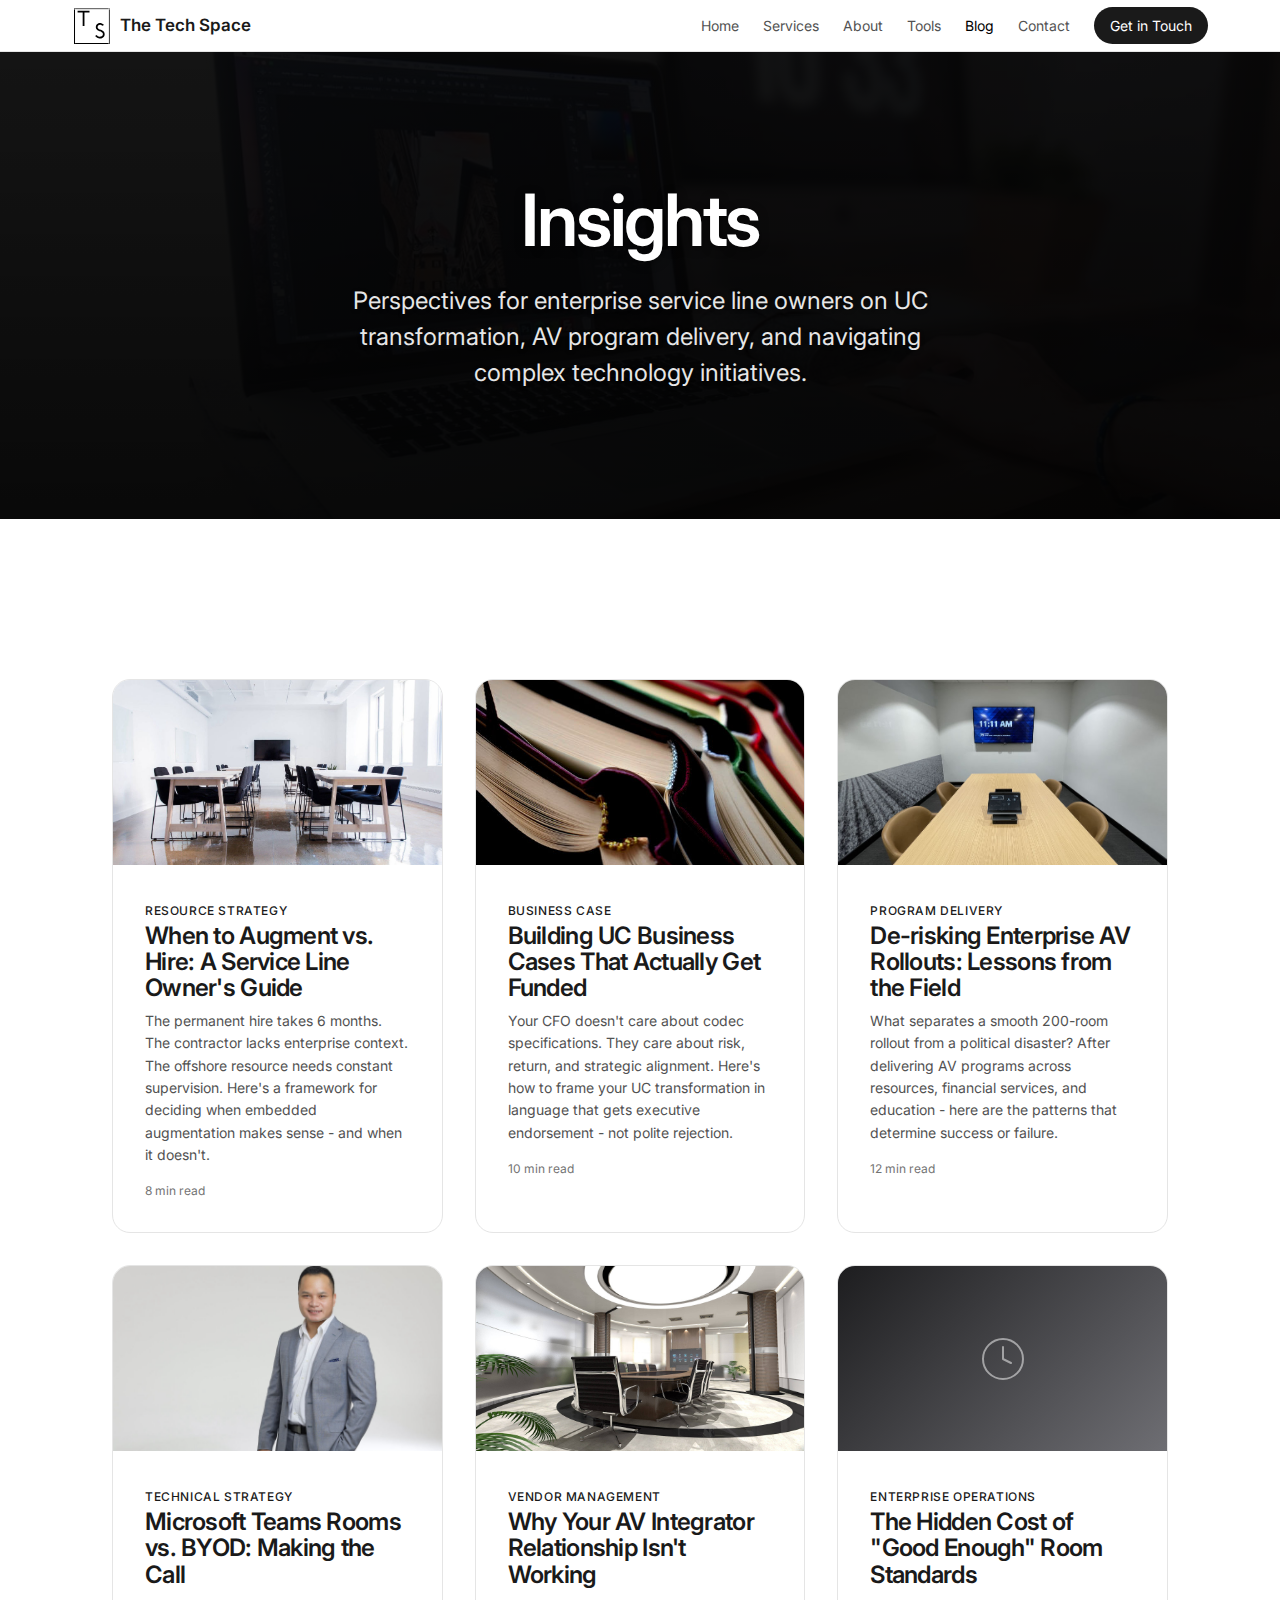
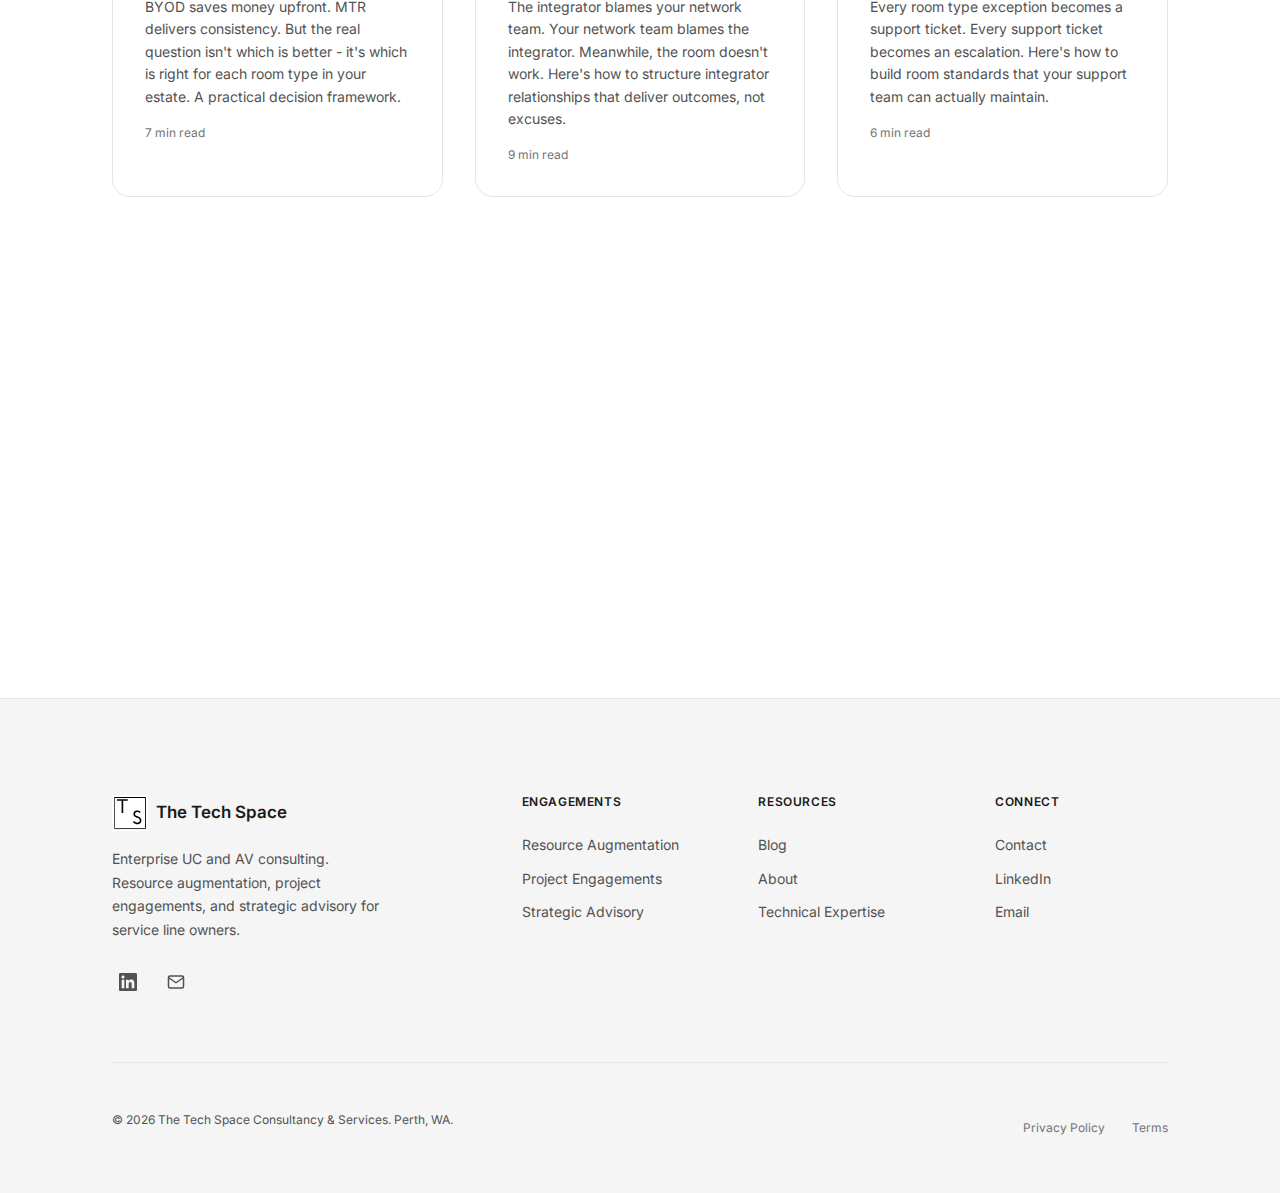
<file: blog/index.html>
<!DOCTYPE html>
<html lang="en-AU">
<head>
  <meta charset="UTF-8">
  <meta name="viewport" content="width=device-width, initial-scale=1.0">

  <!-- Primary Meta Tags -->
  <title>Insights | The Tech Space - Enterprise UC & AV</title>
  <meta name="title" content="Insights | The Tech Space - Enterprise UC & AV">
  <meta name="description" content="Insights for enterprise service line owners on UC transformation, AV program delivery, and building the business cases that get funded.">
  <meta name="author" content="Kevin Sing">
  <meta name="robots" content="index, follow">

  <!-- Open Graph -->
  <meta property="og:type" content="website">
  <meta property="og:url" content="https://thetech.space/blog/">
  <meta property="og:title" content="Insights | The Tech Space - Enterprise UC & AV">
  <meta property="og:description" content="Insights for enterprise service line owners on UC transformation, AV program delivery, and building the business cases that get funded.">
  <meta property="og:image" content="https://thetech.space/assets/images/og-image.jpg">

  <!-- Canonical -->
  <link rel="canonical" href="https://thetech.space/blog/">

  <!-- Favicon -->
  <link rel="icon" type="image/x-icon" href="/favicon.ico">

  <!-- Fonts -->
  <link rel="preconnect" href="https://fonts.googleapis.com">
  <link rel="preconnect" href="https://fonts.gstatic.com" crossorigin>
  <link href="https://fonts.googleapis.com/css2?family=Inter:wght@400;500;600;700&display=swap" rel="stylesheet">

  <!-- Stylesheet -->
  <link rel="stylesheet" href="../assets/css/main.css?v=2">
</head>
<body>
  <!-- Skip Link -->
  <a href="#main" class="sr-only">Skip to main content</a>

  <!-- Header -->
  <header class="header" id="header">
    <div class="header__inner">
      <a href="/" class="logo">
        <img src="../assets/images/logo.svg" alt="The Tech Space" width="40" height="40">
        <span>The Tech Space</span>
      </a>

      <nav class="nav">
        <button class="nav-toggle" aria-label="Toggle navigation" aria-expanded="false">
          <span></span>
          <span></span>
          <span></span>
        </button>

        <ul class="nav__list" id="nav-list">
          <li><a href="/" class="nav__link">Home</a></li>
          <li><a href="/services" class="nav__link">Services</a></li>
          <li><a href="/about" class="nav__link">About</a></li>
          <li><a href="/tools/" class="nav__link">Tools</a></li>
          <li><a href="../blog" class="nav__link nav__link--active">Blog</a></li>
          <li><a href="/contact" class="nav__link">Contact</a></li>
          <li><a href="/contact" class="btn btn--primary btn--sm">Get in Touch</a></li>
        </ul>
      </nav>
    </div>
  </header>

  <!-- Main Content -->
  <main id="main">
    <!-- Blog Hero -->
    <section class="services-hero services-hero--with-image">
      <div class="services-hero__background">
        <img src="../assets/images/workspace-tech.jpg" alt="" aria-hidden="true">
        <div class="services-hero__overlay"></div>
      </div>
      <div class="container">
        <h1 class="services-hero__title">Insights</h1>
        <p class="services-hero__subtitle">Perspectives for enterprise service line owners on UC transformation, AV program delivery, and navigating complex technology initiatives.</p>
      </div>
    </section>

    <!-- Blog Posts -->
    <section class="section">
      <div class="container">
        <div class="grid grid--3 stagger-in">
          <!-- Blog Post 1 -->
          <article class="blog-card">
            <div class="blog-card__image">
              <img src="../assets/images/blog/resource-strategy.jpg" alt="Team collaboration in enterprise environment" style="width: 100%; height: 100%; object-fit: cover;">
            </div>
            <div class="blog-card__content">
              <span class="blog-card__category">Resource Strategy</span>
              <h2 class="blog-card__title">
                <a href="/blog/when-to-augment-vs-hire">When to Augment vs. Hire: A Service Line Owner's Guide</a>
              </h2>
              <p class="blog-card__excerpt">The permanent hire takes 6 months. The contractor lacks enterprise context. The offshore resource needs constant supervision. Here's a framework for deciding when embedded augmentation makes sense - and when it doesn't.</p>
              <p class="blog-card__meta">8 min read</p>
            </div>
          </article>

          <!-- Blog Post 2 -->
          <article class="blog-card">
            <div class="blog-card__image">
              <img src="../assets/images/blog/business-case.jpg" alt="Business strategy and planning" style="width: 100%; height: 100%; object-fit: cover;">
            </div>
            <div class="blog-card__content">
              <span class="blog-card__category">Business Case</span>
              <h2 class="blog-card__title">
                <a href="/blog/building-uc-business-cases">Building UC Business Cases That Actually Get Funded</a>
              </h2>
              <p class="blog-card__excerpt">Your CFO doesn't care about codec specifications. They care about risk, return, and strategic alignment. Here's how to frame your UC transformation in language that gets executive endorsement - not polite rejection.</p>
              <p class="blog-card__meta">10 min read</p>
            </div>
          </article>

          <!-- Blog Post 3 -->
          <article class="blog-card">
            <div class="blog-card__image">
              <img src="../assets/images/blog/av-rollout.jpg" alt="AV installation in meeting room" style="width: 100%; height: 100%; object-fit: cover;">
            </div>
            <div class="blog-card__content">
              <span class="blog-card__category">Program Delivery</span>
              <h2 class="blog-card__title">
                <a href="/blog/derisking-av-rollouts">De-risking Enterprise AV Rollouts: Lessons from the Field</a>
              </h2>
              <p class="blog-card__excerpt">What separates a smooth 200-room rollout from a political disaster? After delivering AV programs across resources, financial services, and education - here are the patterns that determine success or failure.</p>
              <p class="blog-card__meta">12 min read</p>
            </div>
          </article>

          <!-- Blog Post 4 -->
          <article class="blog-card">
            <div class="blog-card__image">
              <img src="../assets/images/corporate-shot-1380x920.jpg" alt="Corporate meeting room technology" style="width: 100%; height: 100%; object-fit: cover;">
            </div>
            <div class="blog-card__content">
              <span class="blog-card__category">Technical Strategy</span>
              <h2 class="blog-card__title">
                <a href="/blog/mtr-vs-byod">Microsoft Teams Rooms vs. BYOD: Making the Call</a>
              </h2>
              <p class="blog-card__excerpt">BYOD saves money upfront. MTR delivers consistency. But the real question isn't which is better - it's which is right for each room type in your estate. A practical decision framework.</p>
              <p class="blog-card__meta">7 min read</p>
            </div>
          </article>

          <!-- Blog Post 5 -->
          <article class="blog-card">
            <div class="blog-card__image">
              <img src="../assets/images/hero-bg.jpg" alt="Enterprise technology infrastructure" style="width: 100%; height: 100%; object-fit: cover;">
            </div>
            <div class="blog-card__content">
              <span class="blog-card__category">Vendor Management</span>
              <h2 class="blog-card__title">
                <a href="/blog/av-integrator-relationships">Why Your AV Integrator Relationship Isn't Working</a>
              </h2>
              <p class="blog-card__excerpt">The integrator blames your network team. Your network team blames the integrator. Meanwhile, the room doesn't work. Here's how to structure integrator relationships that deliver outcomes, not excuses.</p>
              <p class="blog-card__meta">9 min read</p>
            </div>
          </article>

          <!-- Blog Post 6 -->
          <article class="blog-card">
            <div class="blog-card__image">
              <div style="width: 100%; height: 100%; background: linear-gradient(135deg, #1d1d1f 0%, #6e6e73 100%); display: flex; align-items: center; justify-content: center;">
                <svg xmlns="http://www.w3.org/2000/svg" width="48" height="48" viewBox="0 0 24 24" fill="none" stroke="rgba(255,255,255,0.5)" stroke-width="1" stroke-linecap="round" stroke-linejoin="round">
                  <circle cx="12" cy="12" r="10"></circle>
                  <polyline points="12 6 12 12 16 14"></polyline>
                </svg>
              </div>
            </div>
            <div class="blog-card__content">
              <span class="blog-card__category">Enterprise Operations</span>
              <h2 class="blog-card__title">
                <a href="/blog/room-standards-hidden-costs">The Hidden Cost of "Good Enough" Room Standards</a>
              </h2>
              <p class="blog-card__excerpt">Every room type exception becomes a support ticket. Every support ticket becomes an escalation. Here's how to build room standards that your support team can actually maintain.</p>
              <p class="blog-card__meta">6 min read</p>
            </div>
          </article>
        </div>

        <!-- Newsletter Signup -->
        <div class="text-center mt-3xl fade-in" style="padding: 3rem; background-color: var(--color-gray-100); border-radius: var(--radius-lg);">
          <h3 style="margin-bottom: 0.75rem;">Get notified when we publish</h3>
          <p class="text-muted" style="max-width: 500px; margin: 0 auto 1.5rem;">Practical insights for enterprise UC and AV. No fluff, no vendor pitches - just lessons from the field.</p>
          <a href="/contact" class="btn btn--primary">Subscribe to Updates</a>
        </div>
      </div>
    </section>
  </main>

  <!-- Footer -->
  <footer class="footer">
    <div class="container">
      <div class="footer__grid">
        <div class="footer__brand">
          <a href="/" class="footer__logo">
            <img src="../assets/images/logo.svg" alt="The Tech Space" width="36" height="36">
            <span>The Tech Space</span>
          </a>
          <p class="footer__description">Enterprise UC and AV consulting. Resource augmentation, project engagements, and strategic advisory for service line owners.</p>
          <div class="footer__social">
            <a href="https://linkedin.com/in/kevinsing" target="_blank" rel="noopener noreferrer" aria-label="LinkedIn">
              <svg xmlns="http://www.w3.org/2000/svg" width="18" height="18" viewBox="0 0 24 24" fill="currentColor">
                <path d="M20.447 20.452h-3.554v-5.569c0-1.328-.027-3.037-1.852-3.037-1.853 0-2.136 1.445-2.136 2.939v5.667H9.351V9h3.414v1.561h.046c.477-.9 1.637-1.85 3.37-1.85 3.601 0 4.267 2.37 4.267 5.455v6.286zM5.337 7.433c-1.144 0-2.063-.926-2.063-2.065 0-1.138.92-2.063 2.063-2.063 1.14 0 2.064.925 2.064 2.063 0 1.139-.925 2.065-2.064 2.065zm1.782 13.019H3.555V9h3.564v11.452zM22.225 0H1.771C.792 0 0 .774 0 1.729v20.542C0 23.227.792 24 1.771 24h20.451C23.2 24 24 23.227 24 22.271V1.729C24 .774 23.2 0 22.222 0h.003z"/>
              </svg>
            </a>
            <a href="mailto:design@thetech.space" aria-label="Email">
              <svg xmlns="http://www.w3.org/2000/svg" width="18" height="18" viewBox="0 0 24 24" fill="none" stroke="currentColor" stroke-width="2" stroke-linecap="round" stroke-linejoin="round">
                <path d="M4 4h16c1.1 0 2 .9 2 2v12c0 1.1-.9 2-2 2H4c-1.1 0-2-.9-2-2V6c0-1.1.9-2 2-2z"></path>
                <polyline points="22,6 12,13 2,6"></polyline>
              </svg>
            </a>
          </div>
        </div>

        <div>
          <h4 class="footer__title">Engagements</h4>
          <ul class="footer__links">
            <li><a href="../services.html#augmentation">Resource Augmentation</a></li>
            <li><a href="../services.html#projects">Project Engagements</a></li>
            <li><a href="../services.html#advisory">Strategic Advisory</a></li>
          </ul>
        </div>

        <div>
          <h4 class="footer__title">Resources</h4>
          <ul class="footer__links">
            <li><a href="../blog">Blog</a></li>
            <li><a href="/about">About</a></li>
            <li><a href="../about.html#expertise">Technical Expertise</a></li>
          </ul>
        </div>

        <div>
          <h4 class="footer__title">Connect</h4>
          <ul class="footer__links">
            <li><a href="/contact">Contact</a></li>
            <li><a href="https://linkedin.com/in/kevinsing" target="_blank" rel="noopener noreferrer">LinkedIn</a></li>
            <li><a href="mailto:design@thetech.space">Email</a></li>
          </ul>
        </div>
      </div>

      <div class="footer__bottom">
        <p>&copy; 2026 The Tech Space Consultancy & Services. Perth, WA.</p>
        <div class="footer__legal">
          <a href="#">Privacy Policy</a>
          <a href="#">Terms</a>
        </div>
      </div>
    </div>
  </footer>

  <!-- JavaScript -->
  <script src="../assets/js/main.js"></script>
  <script src="../assets/js/analytics.js"></script>
</body>
</html>
</file>
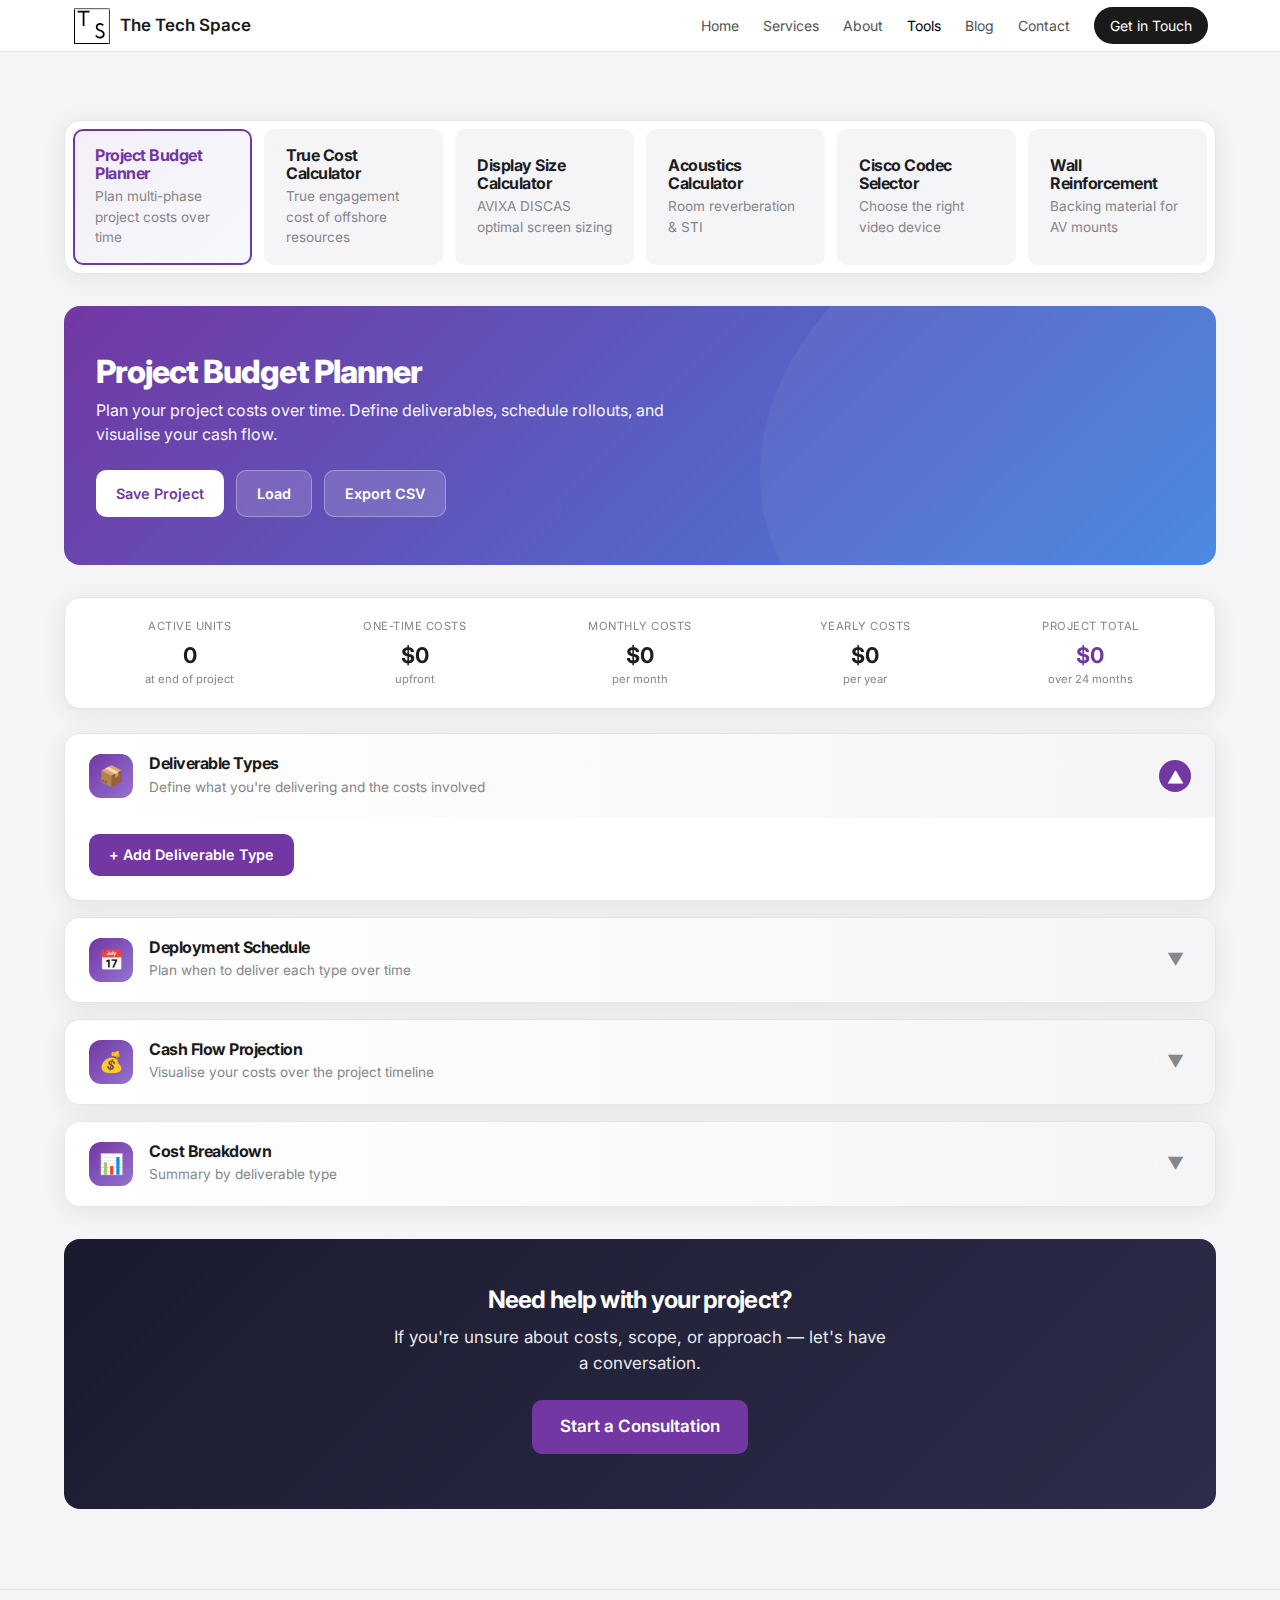
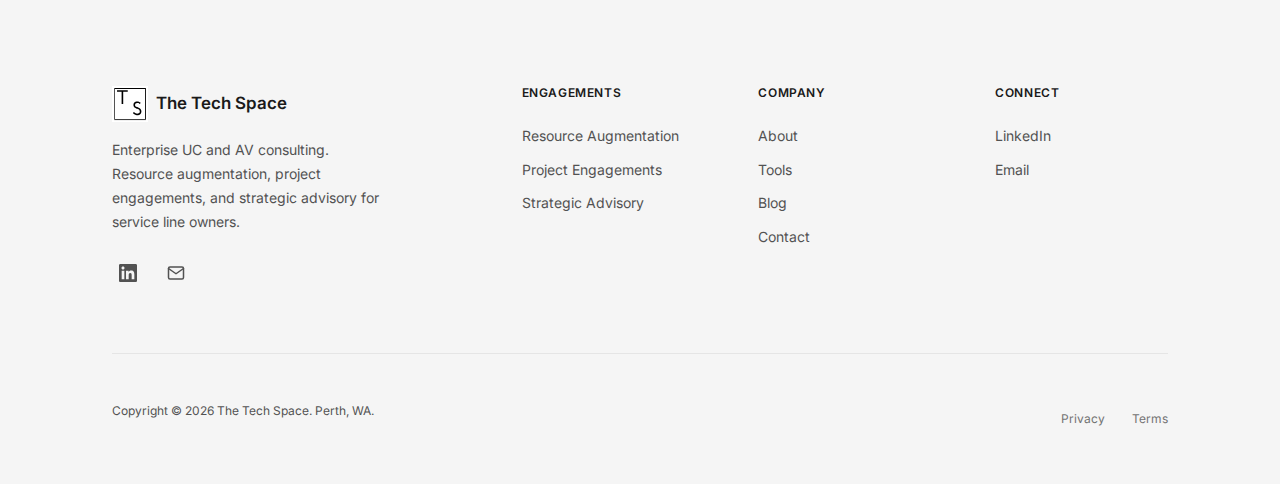
<file: tools/index.html>
<!DOCTYPE html>
<html lang="en-AU">
<head>
  <meta charset="UTF-8">
  <meta name="viewport" content="width=device-width, initial-scale=1.0">

  <!-- Primary Meta Tags - Optimized for Search -->
  <title>Free AV & UC Planning Calculators | Display Size, Room Acoustics, Budget Tools | The Tech Space</title>
  <meta name="title" content="Free AV & UC Planning Calculators | Display Size, Room Acoustics, Budget Tools">
  <meta name="description" content="Free online calculators for AV professionals: AVIXA DISCAS display sizing, room acoustics RT60/STI, Cisco codec selector, wall reinforcement specs, offshore vs onshore cost comparison, and project budget planning.">
  <meta name="keywords" content="AVIXA DISCAS calculator, display size calculator, room acoustics calculator, RT60 calculator, STI calculator, Cisco codec comparison, video conferencing room calculator, AV budget planner, offshore vs onshore cost calculator, true cost of outsourcing, wall reinforcement calculator, TV mounting specifications, meeting room design tools, AV system design, UC project planning">
  <meta name="author" content="Kevin Sing">
  <meta name="robots" content="index, follow, max-image-preview:large, max-snippet:-1, max-video-preview:-1">

  <!-- Geographic -->
  <meta name="geo.region" content="AU-WA">
  <meta name="geo.placename" content="Perth">

  <!-- Open Graph / Facebook -->
  <meta property="og:type" content="website">
  <meta property="og:url" content="https://thetech.space/tools/">
  <meta property="og:title" content="Free AV & UC Planning Calculators | The Tech Space">
  <meta property="og:description" content="AVIXA display sizing, room acoustics RT60, Cisco codec selector, budget planner, and more. Free tools for AV professionals.">
  <meta property="og:image" content="https://thetech.space/assets/images/og-image.jpg">
  <meta property="og:image:width" content="1200">
  <meta property="og:image:height" content="630">
  <meta property="og:locale" content="en_AU">
  <meta property="og:site_name" content="The Tech Space">

  <!-- Twitter -->
  <meta name="twitter:card" content="summary_large_image">
  <meta name="twitter:url" content="https://thetech.space/tools/">
  <meta name="twitter:title" content="Free AV & UC Planning Calculators">
  <meta name="twitter:description" content="AVIXA display sizing, room acoustics RT60, Cisco codec selector, and more. Free tools for AV professionals.">
  <meta name="twitter:image" content="https://thetech.space/assets/images/og-image.jpg">

  <!-- Canonical -->
  <link rel="canonical" href="https://thetech.space/tools/">

  <!-- Favicon -->
  <link rel="icon" type="image/x-icon" href="/favicon.ico">

  <!-- Fonts -->
  <link rel="preconnect" href="https://fonts.googleapis.com">
  <link rel="preconnect" href="https://fonts.gstatic.com" crossorigin>
  <link href="https://fonts.googleapis.com/css2?family=Inter:wght@400;500;600;700;800&display=swap" rel="stylesheet">

  <!-- Main Stylesheet -->
  <link rel="stylesheet" href="/assets/css/main.css?v=3">

  <!-- Structured Data - WebApplication for each tool -->
  <script type="application/ld+json">
  {
    "@context": "https://schema.org",
    "@type": "WebPage",
    "name": "AV & UC Planning Tools",
    "description": "Free online calculators for audio-visual and unified communications professionals",
    "url": "https://thetech.space/tools/",
    "publisher": {
      "@type": "Organization",
      "name": "The Tech Space",
      "url": "https://thetech.space"
    },
    "mainEntity": {
      "@type": "ItemList",
      "itemListElement": [
        {
          "@type": "SoftwareApplication",
          "position": 1,
          "name": "AV Project Budget Planner",
          "description": "Plan multi-phase AV project costs over time. Define room types, schedule rollouts, and visualise cash flow for meeting room technology deployments.",
          "url": "https://thetech.space/tools/#budget",
          "applicationCategory": "BusinessApplication",
          "operatingSystem": "Web Browser",
          "offers": {
            "@type": "Offer",
            "price": "0",
            "priceCurrency": "AUD"
          }
        },
        {
          "@type": "SoftwareApplication",
          "position": 2,
          "name": "True Cost Calculator - Offshore vs Onshore",
          "description": "Compare the real cost of offshore/junior resources versus experienced consultants. Reveals hidden costs including supervision, rework, timeline overruns, and knowledge transfer.",
          "url": "https://thetech.space/tools/#truecost",
          "applicationCategory": "BusinessApplication",
          "operatingSystem": "Web Browser",
          "offers": {
            "@type": "Offer",
            "price": "0",
            "priceCurrency": "AUD"
          }
        },
        {
          "@type": "SoftwareApplication",
          "position": 3,
          "name": "Display Size Calculator (AVIXA DISCAS)",
          "description": "Calculate optimal screen size for meeting rooms based on AVIXA DISCAS standard (ANSI/INFOCOMM V202.01:2016). Supports basic, analytical, and detailed content tasks.",
          "url": "https://thetech.space/tools/#display",
          "applicationCategory": "DesignApplication",
          "operatingSystem": "Web Browser",
          "offers": {
            "@type": "Offer",
            "price": "0",
            "priceCurrency": "AUD"
          }
        },
        {
          "@type": "SoftwareApplication",
          "position": 4,
          "name": "Room Acoustics Calculator (RT60 & STI)",
          "description": "Calculate reverberation time (RT60) and speech transmission index (STI) for meeting rooms, classrooms, and auditoriums. Based on Sabine's formula and ANSI S12.60-2002.",
          "url": "https://thetech.space/tools/#acoustics",
          "applicationCategory": "DesignApplication",
          "operatingSystem": "Web Browser",
          "offers": {
            "@type": "Offer",
            "price": "0",
            "priceCurrency": "AUD"
          }
        },
        {
          "@type": "SoftwareApplication",
          "position": 5,
          "name": "Cisco Codec Selector",
          "description": "Choose the right Cisco video conferencing device for your room. Compare Room Bar, Room Bar Pro, Board Pro, Codec Pro, and Codec EQ based on room size and requirements.",
          "url": "https://thetech.space/tools/#codec",
          "applicationCategory": "BusinessApplication",
          "operatingSystem": "Web Browser",
          "offers": {
            "@type": "Offer",
            "price": "0",
            "priceCurrency": "AUD"
          }
        },
        {
          "@type": "SoftwareApplication",
          "position": 6,
          "name": "Wall Reinforcement Calculator",
          "description": "Determine wall backing material specifications for mounting displays, video walls, projectors, and AV equipment. Provides MDF thickness, dimensions, and installation notes.",
          "url": "https://thetech.space/tools/#reinforcement",
          "applicationCategory": "DesignApplication",
          "operatingSystem": "Web Browser",
          "offers": {
            "@type": "Offer",
            "price": "0",
            "priceCurrency": "AUD"
          }
        }
      ]
    }
  }
  </script>

  <!-- FAQ Schema for common questions -->
  <script type="application/ld+json">
  {
    "@context": "https://schema.org",
    "@type": "FAQPage",
    "mainEntity": [
      {
        "@type": "Question",
        "name": "How do I calculate the right display size for a meeting room?",
        "acceptedAnswer": {
          "@type": "Answer",
          "text": "Use the AVIXA DISCAS standard which considers viewing distance, content type (basic, analytical, or detailed), and room dimensions. Our free Display Size Calculator implements this standard - enter your furthest viewer distance and content type to get the recommended screen size."
        }
      },
      {
        "@type": "Question",
        "name": "What is the true cost of offshore outsourcing vs local consultants?",
        "acceptedAnswer": {
          "@type": "Answer",
          "text": "While offshore day rates appear 50-80% cheaper, research from MIT Sloan, Gartner, and IEEE shows hidden costs including supervision time, rework (67% of projects), timeline overruns (averaging 27-45%), and knowledge transfer can add 80-180% to apparent costs. Our True Cost Calculator helps you model your specific scenario."
        }
      },
      {
        "@type": "Question",
        "name": "What RT60 (reverberation time) should a meeting room have?",
        "acceptedAnswer": {
          "@type": "Answer",
          "text": "Conference rooms should have RT60 between 0.4-0.6 seconds for optimal speech intelligibility. Classrooms under 283m³ should target 0.6 seconds maximum per ANSI S12.60-2002. Our Room Acoustics Calculator helps you assess your space and identify treatment options."
        }
      },
      {
        "@type": "Question",
        "name": "Which Cisco video codec should I choose for my room?",
        "acceptedAnswer": {
          "@type": "Answer",
          "text": "Room Bar suits small huddle spaces (2-6 people), Room Bar Pro handles medium rooms (6-14), Board Pro is ideal for interactive collaboration, Codec Pro with separate cameras suits large rooms (14-22), and Codec EQ handles extra-large boardrooms (22+). Our Cisco Codec Selector helps match your requirements."
        }
      },
      {
        "@type": "Question",
        "name": "What wall reinforcement do I need for a large display?",
        "acceptedAnswer": {
          "@type": "Answer",
          "text": "Displays over 30kg typically need MDF backing behind drywall. A 65\" display (~45kg) needs 16mm MDF at 2400x2400mm minimum. Video walls over 100kg require 32mm MDF and structural engineer sign-off. Our Wall Reinforcement Calculator provides specific recommendations."
        }
      }
    ]
  }
  </script>

  <!-- BreadcrumbList Schema -->
  <script type="application/ld+json">
  {
    "@context": "https://schema.org",
    "@type": "BreadcrumbList",
    "itemListElement": [
      {
        "@type": "ListItem",
        "position": 1,
        "name": "Home",
        "item": "https://thetech.space/"
      },
      {
        "@type": "ListItem",
        "position": 2,
        "name": "Tools",
        "item": "https://thetech.space/tools/"
      }
    ]
  }
  </script>

  <!-- Tools-specific Styles -->
  <style>
    /* ==========================================
       TOOLS PAGE STYLES
       ========================================== */

    :root {
      --tools-primary: #7237a2;
      --tools-primary-light: #9473d2;
      --tools-primary-dark: #4a2469;
      --tools-secondary: #4284df;
      --tools-accent: #f27d7a;
      --tools-success: #22c55e;
      --tools-warning: #f59e0b;
      --tools-bg: #f5f5f7;
      --tools-bg-white: #ffffff;
      --tools-bg-dark: #1a1a2e;
      --tools-border: #e5e5ea;
      --tools-text: #1d1d1f;
      --tools-text-muted: #86868b;
      --tools-shadow: 0 4px 24px rgba(0,0,0,0.08);
      --tools-shadow-lg: 0 12px 48px rgba(114, 55, 162, 0.15);
      --tools-radius: 16px;
      --tools-radius-sm: 10px;
    }

    .tools-page {
      padding: 120px 0 80px;
      background: var(--tools-bg);
      min-height: 100vh;
    }

    .tools-container {
      max-width: 1200px;
      margin: 0 auto;
      padding: 0 24px;
    }

    /* Tool Navigation */
    .tool-nav {
      display: flex;
      gap: 12px;
      margin-bottom: 32px;
      padding: 8px;
      background: var(--tools-bg-white);
      border-radius: var(--tools-radius);
      box-shadow: var(--tools-shadow);
      border: 1px solid var(--tools-border);
    }

    .tool-nav-btn {
      flex: 1;
      padding: 16px 20px;
      border: 2px solid transparent;
      border-radius: var(--tools-radius-sm);
      background: var(--tools-bg);
      cursor: pointer;
      transition: all 0.3s ease;
      text-align: left;
      font-family: inherit;
    }

    .tool-nav-btn:hover {
      border-color: var(--tools-primary-light);
      background: rgba(114, 55, 162, 0.05);
    }

    .tool-nav-btn.active {
      border-color: var(--tools-primary);
      background: linear-gradient(135deg, rgba(114, 55, 162, 0.08) 0%, rgba(66, 132, 223, 0.05) 100%);
    }

    .tool-nav-btn h3 {
      font-size: 1rem;
      font-weight: 700;
      margin: 0 0 4px;
      color: var(--tools-text);
    }

    .tool-nav-btn p {
      font-size: 0.85rem;
      color: var(--tools-text-muted);
      margin: 0;
    }

    .tool-nav-btn.active h3 {
      color: var(--tools-primary);
    }

    .tool-section {
      display: none;
    }

    .tool-section.active {
      display: block;
    }

    /* Tool Hero */
    .tool-hero {
      background: linear-gradient(135deg, var(--tools-primary) 0%, var(--tools-secondary) 100%);
      padding: 48px 32px;
      border-radius: var(--tools-radius);
      color: #fff;
      margin-bottom: 32px;
      position: relative;
      overflow: hidden;
    }

    .tool-hero::before {
      content: '';
      position: absolute;
      top: -50%;
      right: -20%;
      width: 60%;
      height: 200%;
      background: rgba(255,255,255,0.05);
      border-radius: 50%;
      transform: rotate(-15deg);
    }

    .tool-hero h1 {
      font-size: 2rem;
      font-weight: 800;
      margin: 0 0 8px;
      position: relative;
      color: #ffffff !important;
    }

    .tool-hero p {
      font-size: 1rem;
      color: #ffffff !important;
      opacity: 0.95;
      margin: 0 0 24px;
      max-width: 600px;
      position: relative;
    }

    .hero-actions {
      display: flex;
      gap: 12px;
      flex-wrap: wrap;
      position: relative;
    }

    .btn-hero {
      padding: 12px 20px;
      border-radius: var(--tools-radius-sm);
      font-weight: 600;
      font-size: 0.9rem;
      cursor: pointer;
      transition: all 0.3s ease;
      display: inline-flex;
      align-items: center;
      gap: 8px;
      border: none;
      font-family: inherit;
    }

    .btn-hero-primary {
      background: #fff;
      color: var(--tools-primary);
    }

    .btn-hero-primary:hover {
      transform: translateY(-2px);
      box-shadow: 0 8px 24px rgba(0,0,0,0.2);
    }

    .btn-hero-outline {
      background: rgba(255,255,255,0.15);
      color: #fff;
      border: 1px solid rgba(255,255,255,0.3);
    }

    .btn-hero-outline:hover {
      background: rgba(255,255,255,0.25);
    }

    /* Summary Bar */
    .summary-bar {
      background: var(--tools-bg-white);
      border-radius: var(--tools-radius);
      padding: 20px 24px;
      margin-bottom: 24px;
      box-shadow: var(--tools-shadow);
      display: grid;
      grid-template-columns: repeat(auto-fit, minmax(140px, 1fr));
      gap: 24px;
      position: sticky;
      top: 90px;
      z-index: 100;
      border: 1px solid var(--tools-border);
    }

    .summary-item {
      text-align: center;
    }

    .summary-label {
      font-size: 0.7rem;
      text-transform: uppercase;
      letter-spacing: 0.5px;
      color: var(--tools-text-muted);
      margin-bottom: 4px;
    }

    .summary-value {
      font-size: 1.35rem;
      font-weight: 700;
      color: var(--tools-text);
    }

    .summary-value.highlight {
      color: var(--tools-primary);
    }

    .summary-sub {
      font-size: 0.7rem;
      color: var(--tools-text-muted);
    }

    /* Sections */
    .tool-card {
      background: var(--tools-bg-white);
      border-radius: var(--tools-radius);
      margin-bottom: 16px;
      box-shadow: var(--tools-shadow);
      overflow: hidden;
      border: 1px solid var(--tools-border);
    }

    .tool-card-header {
      padding: 20px 24px;
      display: flex;
      align-items: center;
      justify-content: space-between;
      cursor: pointer;
      background: linear-gradient(to right, var(--tools-bg-white) 0%, var(--tools-bg) 100%);
      transition: all 0.2s ease;
    }

    .tool-card-header:hover {
      background: var(--tools-bg);
    }

    .tool-card-header-left {
      display: flex;
      align-items: center;
      gap: 16px;
    }

    .tool-card-icon {
      width: 44px;
      height: 44px;
      background: linear-gradient(135deg, var(--tools-primary) 0%, var(--tools-primary-light) 100%);
      border-radius: 12px;
      display: flex;
      align-items: center;
      justify-content: center;
      font-size: 1.25rem;
    }

    .tool-card-title {
      font-size: 1rem;
      font-weight: 700;
      margin: 0;
    }

    .tool-card-subtitle {
      font-size: 0.85rem;
      color: var(--tools-text-muted);
      margin: 4px 0 0;
    }

    .tool-card-toggle {
      width: 32px;
      height: 32px;
      border-radius: 50%;
      background: var(--tools-bg);
      display: flex;
      align-items: center;
      justify-content: center;
      transition: all 0.3s ease;
      color: var(--tools-text-muted);
    }

    .tool-card.open .tool-card-toggle {
      transform: rotate(180deg);
      background: var(--tools-primary);
      color: #fff;
    }

    .tool-card-body {
      max-height: 0;
      overflow: hidden;
      transition: max-height 0.4s ease;
    }

    .tool-card.open .tool-card-body {
      max-height: 3000px;
    }

    .tool-card-content {
      padding: 0 24px 24px;
    }

    /* Room Types */
    .room-types-list {
      display: flex;
      flex-direction: column;
      gap: 16px;
    }

    .room-type-card {
      background: var(--tools-bg);
      border-radius: var(--tools-radius-sm);
      overflow: hidden;
      border: 1px solid var(--tools-border);
    }

    .room-type-header {
      padding: 16px 20px;
      display: flex;
      align-items: center;
      justify-content: space-between;
      gap: 16px;
      cursor: pointer;
    }

    .room-type-name-input {
      font-weight: 600;
      font-size: 0.95rem;
      border: none;
      background: transparent;
      padding: 6px 10px;
      border-radius: 6px;
      flex: 1;
      max-width: 250px;
    }

    .room-type-name-input:focus {
      outline: none;
      background: var(--tools-bg-white);
      box-shadow: 0 0 0 2px var(--tools-primary-light);
    }

    .room-type-summary {
      display: flex;
      align-items: center;
      gap: 24px;
      font-size: 0.85rem;
    }

    .room-type-total {
      font-weight: 700;
      color: var(--tools-primary);
    }

    .room-type-actions {
      display: flex;
      gap: 8px;
    }

    .room-type-body {
      max-height: 0;
      overflow: hidden;
      transition: max-height 0.35s ease;
    }

    .room-type-card.expanded .room-type-body {
      max-height: 2000px;
    }

    .room-type-content {
      padding: 0 20px 20px;
      display: grid;
      grid-template-columns: repeat(auto-fit, minmax(280px, 1fr));
      gap: 16px;
    }

    /* Cost Categories */
    .cost-category {
      background: var(--tools-bg-white);
      border-radius: var(--tools-radius-sm);
      padding: 16px;
      border: 1px solid var(--tools-border);
    }

    .cost-category-header {
      display: flex;
      align-items: center;
      justify-content: space-between;
      margin-bottom: 12px;
      padding-bottom: 8px;
      border-bottom: 1px solid var(--tools-border);
    }

    .cost-category-title {
      font-weight: 600;
      font-size: 0.85rem;
      display: flex;
      align-items: center;
      gap: 8px;
    }

    .category-dot {
      width: 8px;
      height: 8px;
      border-radius: 50%;
    }

    .dot-hardware { background: var(--tools-secondary); }
    .dot-license { background: var(--tools-accent); }
    .dot-service { background: var(--tools-success); }
    .dot-labour { background: var(--tools-warning); }

    .cost-items {
      display: flex;
      flex-direction: column;
      gap: 12px;
    }

    .cost-item {
      background: var(--tools-bg);
      border: 1px solid var(--tools-border);
      border-radius: 8px;
      padding: 10px;
    }

    .cost-item-row1 {
      display: grid;
      grid-template-columns: 1fr 80px 24px;
      gap: 8px;
      align-items: center;
      margin-bottom: 8px;
    }

    .cost-item-row2 {
      display: flex;
      gap: 8px;
      align-items: center;
      flex-wrap: wrap;
    }

    .cost-item input[type="text"],
    .cost-item input[type="number"] {
      padding: 8px 10px;
      border: 1px solid var(--tools-border);
      border-radius: 6px;
      font-size: 0.85rem;
      width: 100%;
      background: var(--tools-bg-white);
    }

    .cost-item input:focus {
      outline: none;
      border-color: var(--tools-primary);
    }

    .cost-item select {
      padding: 6px 8px;
      border: 1px solid var(--tools-border);
      border-radius: 6px;
      font-size: 0.75rem;
      background: var(--tools-bg-white);
      cursor: pointer;
    }

    .cost-item select:focus {
      outline: none;
      border-color: var(--tools-primary);
    }

    .freq-indicator {
      display: inline-flex;
      align-items: center;
      gap: 4px;
      font-size: 0.7rem;
      padding: 3px 8px;
      border-radius: 4px;
      font-weight: 600;
    }

    .freq-once { background: #e0f2fe; color: #0369a1; }
    .freq-monthly { background: #fce7f3; color: #be185d; }
    .freq-yearly { background: #fef3c7; color: #92400e; }

    .timing-badge {
      font-size: 0.65rem;
      padding: 2px 6px;
      border-radius: 4px;
      font-weight: 600;
    }

    .timing-before { background: #fef3c7; color: #92400e; }
    .timing-at { background: #dcfce7; color: #166534; }
    .timing-after { background: #e0f2fe; color: #0369a1; }

    .btn-icon {
      width: 24px;
      height: 24px;
      border: none;
      background: transparent;
      cursor: pointer;
      border-radius: 4px;
      display: flex;
      align-items: center;
      justify-content: center;
      color: var(--tools-text-muted);
      transition: all 0.2s ease;
    }

    .btn-icon:hover {
      background: rgba(239, 68, 68, 0.1);
      color: #ef4444;
    }

    .btn-add {
      font-size: 0.8rem;
      padding: 6px 12px;
      background: var(--tools-bg);
      border: 1px dashed var(--tools-border);
      border-radius: 6px;
      cursor: pointer;
      color: var(--tools-text-muted);
      transition: all 0.2s ease;
      width: 100%;
      margin-top: 8px;
    }

    .btn-add:hover {
      border-color: var(--tools-primary);
      color: var(--tools-primary);
      background: rgba(114, 55, 162, 0.05);
    }

    /* Spreadsheet */
    .spreadsheet-wrapper {
      overflow-x: auto;
      margin-top: 16px;
    }

    .spreadsheet {
      width: 100%;
      border-collapse: collapse;
      font-size: 0.85rem;
    }

    .spreadsheet th,
    .spreadsheet td {
      padding: 10px 12px;
      border: 1px solid var(--tools-border);
      text-align: left;
    }

    .spreadsheet th {
      background: var(--tools-bg);
      font-weight: 600;
      white-space: nowrap;
    }

    .spreadsheet .col-header {
      text-align: right;
    }

    .spreadsheet input {
      width: 60px;
      padding: 4px 6px;
      border: 1px solid var(--tools-border);
      border-radius: 4px;
      text-align: right;
      font-size: 0.85rem;
    }

    .spreadsheet input:focus {
      outline: none;
      border-color: var(--tools-primary);
    }

    .row-total {
      font-weight: 600;
      color: var(--tools-primary);
      text-align: right;
    }

    /* Timeline Controls */
    .timeline-controls {
      display: flex;
      gap: 16px;
      flex-wrap: wrap;
      margin-bottom: 16px;
    }

    .timeline-control {
      display: flex;
      align-items: center;
      gap: 8px;
    }

    .timeline-control label {
      font-size: 0.85rem;
      font-weight: 500;
    }

    .timeline-control input,
    .timeline-control select {
      padding: 8px 12px;
      border: 1px solid var(--tools-border);
      border-radius: 6px;
      font-size: 0.85rem;
    }

    /* Chart */
    .chart-container {
      margin-bottom: 24px;
    }

    .chart-title {
      font-size: 0.85rem;
      font-weight: 600;
      margin-bottom: 12px;
    }

    .chart-bars {
      display: flex;
      gap: 4px;
      align-items: flex-end;
      height: 150px;
      padding: 16px 0;
      border-bottom: 1px solid var(--tools-border);
    }

    .chart-bar {
      flex: 1;
      min-width: 20px;
      display: flex;
      flex-direction: column;
      gap: 2px;
      justify-content: flex-end;
    }

    .chart-bar-segment {
      width: 100%;
      border-radius: 2px 2px 0 0;
      transition: height 0.3s ease;
    }

    .chart-legend {
      display: flex;
      gap: 16px;
      margin-top: 12px;
      flex-wrap: wrap;
    }

    .legend-item {
      display: flex;
      align-items: center;
      gap: 6px;
      font-size: 0.75rem;
      color: var(--tools-text-muted);
    }

    .legend-dot {
      width: 10px;
      height: 10px;
      border-radius: 2px;
    }

    /* CTA Section */
    .cta-section {
      background: linear-gradient(135deg, var(--tools-bg-dark) 0%, #2d2d4a 100%);
      border-radius: var(--tools-radius);
      padding: 48px 32px;
      text-align: center;
      color: #fff;
      margin-top: 32px;
    }

    .cta-section h3 {
      font-size: 1.5rem;
      font-weight: 700;
      margin: 0 0 12px;
      color: #ffffff !important;
    }

    .cta-section p {
      color: #ffffff !important;
      opacity: 0.9;
      margin: 0 0 24px;
      max-width: 500px;
      margin-left: auto;
      margin-right: auto;
    }

    .cta-section .btn--primary {
      background: var(--tools-primary);
      color: #fff;
      padding: 14px 28px;
      border-radius: var(--tools-radius-sm);
      font-weight: 600;
      text-decoration: none;
      display: inline-block;
      transition: all 0.3s ease;
    }

    .cta-section .btn--primary:hover {
      background: var(--tools-primary-light);
      transform: translateY(-2px);
    }

    /* TCO Calculator Specific */
    .tco-grid {
      display: grid;
      grid-template-columns: 1fr 1fr;
      gap: 24px;
    }

    @media (max-width: 768px) {
      .tco-grid {
        grid-template-columns: 1fr;
      }
      .tool-nav {
        flex-direction: column;
      }
    }

    .tco-inputs {
      display: flex;
      flex-direction: column;
      gap: 16px;
    }

    .tco-card {
      background: var(--tools-bg-white);
      border-radius: var(--tools-radius);
      padding: 24px;
      box-shadow: var(--tools-shadow);
      border: 1px solid var(--tools-border);
    }

    .tco-card-header {
      display: flex;
      align-items: center;
      gap: 12px;
      margin-bottom: 16px;
      padding-bottom: 12px;
      border-bottom: 1px solid var(--tools-border);
    }

    .tco-card-icon {
      width: 36px;
      height: 36px;
      background: linear-gradient(135deg, var(--tools-primary) 0%, var(--tools-primary-light) 100%);
      border-radius: 10px;
      display: flex;
      align-items: center;
      justify-content: center;
      font-size: 1.1rem;
    }

    .tco-card-title {
      font-size: 0.95rem;
      font-weight: 700;
      margin: 0;
    }

    .tco-field {
      margin-bottom: 16px;
    }

    .tco-field:last-child {
      margin-bottom: 0;
    }

    .tco-label {
      display: block;
      font-size: 0.85rem;
      font-weight: 500;
      color: var(--tools-text-muted);
      margin-bottom: 6px;
    }

    .tco-input {
      width: 100%;
      padding: 12px 16px;
      border: 1px solid var(--tools-border);
      border-radius: var(--tools-radius-sm);
      font-size: 0.95rem;
      transition: all 0.2s ease;
      background: var(--tools-bg);
    }

    .tco-input:focus {
      outline: none;
      border-color: var(--tools-primary);
      box-shadow: 0 0 0 3px rgba(114, 55, 162, 0.1);
      background: var(--tools-bg-white);
    }

    .tco-input-prefix {
      position: relative;
    }

    .tco-input-prefix .tco-input {
      padding-left: 32px;
    }

    .tco-input-prefix::before {
      content: '$';
      position: absolute;
      left: 12px;
      top: 50%;
      transform: translateY(-50%);
      color: var(--tools-text-muted);
      font-weight: 600;
    }

    .tco-input-suffix {
      position: relative;
    }

    .tco-input-suffix .tco-input {
      padding-right: 48px;
    }

    .tco-input-suffix::after {
      content: attr(data-suffix);
      position: absolute;
      right: 12px;
      top: 50%;
      transform: translateY(-50%);
      color: var(--tools-text-muted);
      font-size: 0.85rem;
    }

    /* TCO Results */
    .tco-results {
      position: sticky;
      top: 100px;
    }

    .tco-results-card {
      background: linear-gradient(135deg, var(--tools-bg-dark) 0%, #2d2d4a 100%);
      border-radius: var(--tools-radius);
      padding: 32px;
      color: #fff;
    }

    .tco-total {
      text-align: center;
      margin-bottom: 32px;
      padding-bottom: 24px;
      border-bottom: 1px solid rgba(255,255,255,0.1);
    }

    .tco-total-label {
      font-size: 0.75rem;
      text-transform: uppercase;
      letter-spacing: 1px;
      opacity: 0.7;
      margin-bottom: 8px;
    }

    .tco-total-value {
      font-size: 2.5rem;
      font-weight: 800;
      margin-bottom: 4px;
    }

    .tco-total-sub {
      font-size: 0.85rem;
      opacity: 0.7;
    }

    .tco-breakdown {
      margin-bottom: 24px;
    }

    .tco-breakdown-title {
      font-size: 0.75rem;
      text-transform: uppercase;
      letter-spacing: 1px;
      opacity: 0.7;
      margin-bottom: 16px;
    }

    .tco-breakdown-row {
      display: flex;
      justify-content: space-between;
      align-items: center;
      padding: 10px 0;
      border-bottom: 1px solid rgba(255,255,255,0.08);
    }

    .tco-breakdown-row:last-child {
      border-bottom: none;
    }

    .tco-breakdown-label {
      font-size: 0.85rem;
      opacity: 0.9;
      display: flex;
      align-items: center;
      gap: 8px;
    }

    .tco-breakdown-dot {
      width: 8px;
      height: 8px;
      border-radius: 50%;
    }

    .tco-breakdown-value {
      font-weight: 600;
    }

    .tco-metrics {
      display: grid;
      grid-template-columns: 1fr 1fr;
      gap: 16px;
    }

    .tco-metric {
      background: rgba(255,255,255,0.08);
      border-radius: var(--tools-radius-sm);
      padding: 16px;
      text-align: center;
    }

    .tco-metric-value {
      font-size: 1.35rem;
      font-weight: 700;
      margin-bottom: 4px;
    }

    .tco-metric-label {
      font-size: 0.7rem;
      text-transform: uppercase;
      letter-spacing: 0.5px;
      opacity: 0.7;
    }

    .tco-chart {
      margin-top: 24px;
      padding-top: 24px;
      border-top: 1px solid rgba(255,255,255,0.1);
    }

    .tco-chart-title {
      font-size: 0.75rem;
      text-transform: uppercase;
      letter-spacing: 1px;
      opacity: 0.7;
      margin-bottom: 16px;
    }

    .tco-bar-container {
      height: 24px;
      background: rgba(255,255,255,0.1);
      border-radius: 12px;
      overflow: hidden;
      display: flex;
    }

    .tco-bar-segment {
      height: 100%;
      transition: width 0.5s ease;
    }

    .tco-bar-initial { background: var(--tools-secondary); }
    .tco-bar-recurring { background: var(--tools-accent); }
    .tco-bar-maintenance { background: var(--tools-success); }
    .tco-bar-operations { background: var(--tools-warning); }

    .tco-legend {
      display: flex;
      flex-wrap: wrap;
      gap: 16px;
      margin-top: 12px;
      justify-content: center;
    }

    .tco-legend-item {
      display: flex;
      align-items: center;
      gap: 6px;
      font-size: 0.7rem;
      opacity: 0.8;
    }

    /* True Cost Calculator - Engagement Comparison */
    .tco-header {
      text-align: center;
      padding: 48px 24px;
      margin-bottom: 32px;
    }

    .tco-header h1 {
      font-size: 2.25rem;
      font-weight: 800;
      margin: 0 0 12px;
      color: var(--tools-text);
    }

    .tco-header p {
      font-size: 1.1rem;
      color: var(--tools-text-muted);
      margin: 0;
      max-width: 600px;
      margin-left: auto;
      margin-right: auto;
    }

    .tco-main-grid {
      display: grid;
      grid-template-columns: 1fr 1.2fr;
      gap: 32px;
      margin-bottom: 32px;
    }

    @media (max-width: 900px) {
      .tco-main-grid {
        grid-template-columns: 1fr;
      }
    }

    .tco-inputs-panel {
      display: flex;
      flex-direction: column;
      gap: 24px;
    }

    .tco-card-title {
      font-size: 1.1rem;
      font-weight: 700;
      margin: 0 0 20px;
      color: var(--tools-text);
    }

    .tco-card-desc {
      font-size: 0.85rem;
      color: var(--tools-text-muted);
      margin: -12px 0 20px;
    }

    .tco-slider-field {
      margin-bottom: 24px;
    }

    .tco-slider-field:last-child {
      margin-bottom: 0;
    }

    .tco-hint {
      font-size: 0.75rem;
      color: var(--tools-text-muted);
      margin: 2px 0 8px;
      font-style: italic;
    }

    .tco-slider-row {
      display: flex;
      align-items: center;
      gap: 16px;
    }

    .tco-slider {
      flex: 1;
      height: 6px;
      -webkit-appearance: none;
      appearance: none;
      background: var(--tools-border);
      border-radius: 3px;
      outline: none;
    }

    .tco-slider::-webkit-slider-thumb {
      -webkit-appearance: none;
      appearance: none;
      width: 20px;
      height: 20px;
      border-radius: 50%;
      background: var(--tools-primary);
      cursor: pointer;
      transition: transform 0.2s ease;
    }

    .tco-slider::-webkit-slider-thumb:hover {
      transform: scale(1.1);
    }

    .tco-slider::-moz-range-thumb {
      width: 20px;
      height: 20px;
      border-radius: 50%;
      background: var(--tools-primary);
      cursor: pointer;
      border: none;
    }

    .tco-slider-value {
      min-width: 80px;
      text-align: right;
      font-weight: 600;
      color: var(--tools-text);
    }

    .tco-input-field {
      margin-bottom: 20px;
    }

    .tco-input-field:last-child {
      margin-bottom: 0;
    }

    .tco-input-row {
      display: flex;
      align-items: center;
      gap: 8px;
    }

    .tco-input-prefix-text,
    .tco-input-suffix-text {
      font-size: 0.9rem;
      color: var(--tools-text-muted);
      font-weight: 500;
    }

    .tco-input-row .tco-input {
      width: 100px;
      text-align: right;
    }

    /* Results Panel */
    .tco-results-panel {
      display: flex;
      flex-direction: column;
      gap: 24px;
    }

    .tco-result-card {
      background: var(--tools-bg-white);
      border-radius: var(--tools-radius);
      padding: 24px;
      box-shadow: var(--tools-shadow);
      border: 1px solid var(--tools-border);
    }

    .tco-result-title {
      font-size: 1rem;
      font-weight: 700;
      margin: 0 0 16px;
    }

    .tco-result-row {
      display: flex;
      justify-content: space-between;
      align-items: center;
      padding: 8px 0;
    }

    .tco-result-row span:first-child {
      font-size: 0.9rem;
      color: var(--tools-text-muted);
    }

    .tco-result-main {
      padding-bottom: 16px;
      margin-bottom: 8px;
      border-bottom: 1px solid var(--tools-border);
    }

    .tco-result-main span:first-child {
      color: var(--tools-text);
    }

    .tco-result-value {
      font-size: 1.25rem;
      font-weight: 700;
      color: var(--tools-text);
    }

    .tco-value-muted {
      font-size: 1rem !important;
      color: var(--tools-text-muted) !important;
      font-weight: 500 !important;
    }

    .tco-hidden-costs {
      margin: 16px 0;
    }

    .tco-hidden-costs h4 {
      font-size: 0.8rem;
      font-weight: 600;
      text-transform: uppercase;
      letter-spacing: 0.5px;
      color: var(--tools-text-muted);
      margin: 0 0 8px;
    }

    .tco-result-subtotal {
      margin-top: 8px;
      padding-top: 12px;
      border-top: 1px dashed var(--tools-border);
    }

    .tco-true-cost-box {
      background: var(--tools-bg);
      border-radius: var(--tools-radius-sm);
      padding: 20px;
      text-align: center;
      margin-top: 16px;
    }

    .tco-true-cost-offshore {
      border: 2px solid #fed7aa;
      background: #fff7ed;
    }

    .tco-true-cost-consultant {
      border: 2px solid #bbf7d0;
      background: #f0fdf4;
    }

    .tco-true-cost-label {
      display: block;
      font-size: 0.8rem;
      color: var(--tools-text-muted);
      margin-bottom: 8px;
    }

    .tco-true-cost-value {
      display: block;
      font-size: 2rem;
      font-weight: 800;
      color: var(--tools-text);
    }

    .tco-true-cost-pct {
      display: block;
      font-size: 0.85rem;
      color: #ea580c;
      margin-top: 4px;
      font-weight: 500;
    }

    /* Summary Bar */
    .tco-summary-bar {
      display: flex;
      justify-content: center;
      gap: 24px;
      background: var(--tools-bg-dark);
      border-radius: var(--tools-radius);
      padding: 24px 32px;
      margin-bottom: 32px;
    }

    @media (max-width: 600px) {
      .tco-summary-bar {
        flex-direction: column;
        align-items: center;
        gap: 16px;
      }
    }

    .tco-summary-item {
      text-align: center;
      padding: 0 24px;
    }

    .tco-summary-item:not(:last-child) {
      border-right: 1px solid rgba(255,255,255,0.1);
    }

    @media (max-width: 600px) {
      .tco-summary-item:not(:last-child) {
        border-right: none;
        border-bottom: 1px solid rgba(255,255,255,0.1);
        padding-bottom: 16px;
      }
    }

    .tco-summary-label {
      display: block;
      font-size: 0.7rem;
      text-transform: uppercase;
      letter-spacing: 1px;
      color: rgba(255,255,255,0.6);
      margin-bottom: 8px;
    }

    .tco-summary-value {
      font-size: 1.5rem;
      font-weight: 700;
      color: #fff;
    }

    .tco-summary-highlight {
      background: rgba(255,255,255,0.1);
      border-radius: var(--tools-radius-sm);
      padding: 16px 24px;
      margin: -8px 0;
    }

    .tco-summary-highlight .tco-summary-value {
      font-size: 1rem;
      color: #4ade80;
    }

    /* Toast */
    .toast {
      position: fixed;
      bottom: 24px;
      left: 50%;
      transform: translateX(-50%) translateY(100px);
      background: var(--tools-bg-dark);
      color: #fff;
      padding: 12px 24px;
      border-radius: var(--tools-radius-sm);
      font-size: 0.9rem;
      opacity: 0;
      transition: all 0.3s ease;
      z-index: 1000;
    }

    .toast.show {
      transform: translateX(-50%) translateY(0);
      opacity: 1;
    }

    /* Primary Button */
    .btn-primary {
      background: var(--tools-primary);
      color: #fff;
      padding: 10px 20px;
      border: none;
      border-radius: var(--tools-radius-sm);
      font-weight: 600;
      cursor: pointer;
      transition: all 0.2s ease;
      font-family: inherit;
      font-size: 0.9rem;
    }

    .btn-primary:hover {
      background: var(--tools-primary-dark);
    }

    /* ==========================================
       DISPLAY SIZE CALCULATOR STYLES
       ========================================== */
    .toggle-row {
      display: grid;
      grid-template-columns: 1fr 1fr;
      gap: 12px;
    }

    .toggle-btn {
      display: flex;
      flex-direction: column;
      padding: 12px 16px;
      border: 1px solid var(--tools-border);
      border-radius: var(--tools-radius-sm);
      background: var(--tools-bg-white);
      cursor: pointer;
      text-align: left;
      transition: all 0.2s ease;
    }

    .toggle-btn:hover {
      border-color: var(--tools-primary-light);
    }

    .toggle-btn.active {
      border-color: var(--tools-primary);
      background: rgba(114, 55, 162, 0.05);
    }

    .toggle-btn strong {
      font-size: 0.9rem;
      color: var(--tools-text);
      margin-bottom: 2px;
    }

    .toggle-btn span {
      font-size: 0.8rem;
      color: var(--tools-text-muted);
    }

    .input-row {
      display: flex;
      gap: 8px;
    }

    .calc-input {
      flex: 1;
      padding: 10px 12px;
      border: 1px solid var(--tools-border);
      border-radius: var(--tools-radius-sm);
      font-size: 1rem;
      color: var(--tools-text);
    }

    .calc-select {
      width: 100px;
      padding: 10px 12px;
      border: 1px solid var(--tools-border);
      border-radius: var(--tools-radius-sm);
      font-size: 1rem;
      color: var(--tools-text);
      background: var(--tools-bg-white);
    }

    .radio-list {
      display: flex;
      flex-direction: column;
      gap: 8px;
    }

    .radio-item {
      display: flex;
      align-items: center;
      gap: 8px;
      cursor: pointer;
      font-size: 0.95rem;
      color: var(--tools-text);
    }

    .radio-item input {
      width: 18px;
      height: 18px;
      accent-color: var(--tools-primary);
    }

    .field-note {
      font-size: 0.85rem;
      color: var(--tools-text-muted);
      margin-top: 8px;
    }

    .result-hero-box {
      background: var(--tools-bg-white);
      border: 1px solid var(--tools-border);
      border-radius: var(--tools-radius);
      padding: 24px;
      text-align: center;
      margin-bottom: 16px;
    }

    .result-label {
      display: block;
      font-size: 0.85rem;
      color: var(--tools-text-muted);
      text-transform: uppercase;
      letter-spacing: 0.05em;
      margin-bottom: 8px;
    }

    .result-value {
      display: block;
      font-size: 3rem;
      font-weight: 800;
      color: var(--tools-primary);
      line-height: 1;
      margin-bottom: 8px;
    }

    .result-context {
      display: block;
      font-size: 0.9rem;
      color: var(--tools-text-muted);
    }

    .result-details {
      background: var(--tools-bg-white);
      border: 1px solid var(--tools-border);
      border-radius: var(--tools-radius);
      padding: 16px 20px;
      margin-bottom: 16px;
    }

    .detail-row {
      display: flex;
      justify-content: space-between;
      padding: 8px 0;
      border-bottom: 1px solid var(--tools-border);
      font-size: 0.95rem;
    }

    .detail-row:last-child {
      border-bottom: none;
    }

    .detail-row span:first-child {
      color: var(--tools-text-muted);
    }

    .detail-row span:last-child {
      font-weight: 600;
      color: var(--tools-text);
    }

    .size-list-box {
      background: var(--tools-bg-white);
      border: 1px solid var(--tools-border);
      border-radius: var(--tools-radius);
      padding: 16px 20px;
    }

    .size-list-box h4 {
      font-size: 0.95rem;
      font-weight: 600;
      color: var(--tools-text);
      margin: 0 0 12px;
    }

    .size-list {
      display: flex;
      flex-direction: column;
      gap: 8px;
    }

    .size-item {
      display: flex;
      justify-content: space-between;
      align-items: center;
      padding: 10px 14px;
      border-radius: var(--tools-radius-sm);
      background: var(--tools-bg);
      border: 1px solid transparent;
    }

    .size-item.recommended {
      background: rgba(114, 55, 162, 0.1);
      border-color: var(--tools-primary);
    }

    .size-item.recommended .size-status {
      color: var(--tools-primary);
      font-weight: 600;
    }

    .size-item.undersized { opacity: 0.5; }
    .size-item.marginal { opacity: 0.7; }
    .size-item.oversized { opacity: 0.6; }

    .size-val {
      font-weight: 600;
      font-size: 1.1rem;
      color: var(--tools-text);
    }

    .size-status {
      font-size: 0.85rem;
      color: var(--tools-text-muted);
    }

    .calc-disclaimer {
      background: var(--tools-bg);
      padding: 16px 20px;
      border-radius: var(--tools-radius-sm);
      margin-top: 24px;
    }

    .calc-disclaimer p {
      font-size: 0.85rem;
      color: var(--tools-text-muted);
      margin: 0;
    }

    @media (max-width: 768px) {
      .toggle-row {
        grid-template-columns: 1fr;
      }
      .input-row {
        flex-direction: column;
      }
      .calc-select {
        width: 100%;
      }
      .result-value {
        font-size: 2.5rem;
      }
    }

    /* ==========================================
       ACOUSTICS CALCULATOR STYLES
       ========================================== */
    .acoustics-card {
      background: var(--tools-bg-white);
      border-radius: var(--tools-radius);
      box-shadow: var(--tools-shadow);
      border: 1px solid var(--tools-border);
      overflow: hidden;
    }

    .acoustics-grid {
      display: grid;
      grid-template-columns: 1fr 1fr;
      gap: 32px;
      padding: 32px;
    }

    @media (max-width: 900px) {
      .acoustics-grid {
        grid-template-columns: 1fr;
      }
    }

    .acoustics-inputs h3,
    .acoustics-results h3 {
      font-size: 1.1rem;
      font-weight: 700;
      color: var(--tools-text);
      margin: 0 0 20px;
      padding-bottom: 12px;
      border-bottom: 1px solid var(--tools-border);
    }

    .acoustics-field {
      margin-bottom: 20px;
    }

    .acoustics-field label {
      display: block;
      font-size: 0.9rem;
      font-weight: 600;
      color: var(--tools-text);
      margin-bottom: 8px;
    }

    .dimension-grid {
      display: grid;
      grid-template-columns: 1fr 1fr 1fr auto;
      gap: 12px;
      align-items: end;
    }

    @media (max-width: 600px) {
      .dimension-grid {
        grid-template-columns: 1fr 1fr;
      }
      .dimension-grid .dim-unit {
        grid-column: span 2;
      }
    }

    .dim-input-group {
      display: flex;
      flex-direction: column;
      gap: 4px;
    }

    .dim-input-group span {
      font-size: 0.8rem;
      color: var(--tools-text-muted);
    }

    .dim-input-group input {
      padding: 10px 12px;
      border: 1px solid var(--tools-border);
      border-radius: var(--tools-radius-sm);
      font-size: 1rem;
      width: 100%;
    }

    .dim-input-group input:focus {
      outline: none;
      border-color: var(--tools-primary);
    }

    .dim-unit select {
      padding: 10px 12px;
      border: 1px solid var(--tools-border);
      border-radius: var(--tools-radius-sm);
      font-size: 1rem;
      background: var(--tools-bg-white);
      width: 100%;
    }

    .acoustics-select {
      width: 100%;
      padding: 10px 12px;
      border: 1px solid var(--tools-border);
      border-radius: var(--tools-radius-sm);
      font-size: 0.95rem;
      color: var(--tools-text);
      background: var(--tools-bg-white);
    }

    .acoustics-select:focus {
      outline: none;
      border-color: var(--tools-primary);
    }

    .surface-grid {
      display: grid;
      grid-template-columns: 1fr 1fr;
      gap: 12px;
    }

    @media (max-width: 600px) {
      .surface-grid {
        grid-template-columns: 1fr;
      }
    }

    .slider-field {
      display: flex;
      flex-direction: column;
      gap: 8px;
    }

    .slider-row {
      display: flex;
      align-items: center;
      gap: 12px;
    }

    .slider-row input[type="range"] {
      flex: 1;
      height: 6px;
      -webkit-appearance: none;
      background: var(--tools-border);
      border-radius: 3px;
    }

    .slider-row input[type="range"]::-webkit-slider-thumb {
      -webkit-appearance: none;
      width: 18px;
      height: 18px;
      background: var(--tools-primary);
      border-radius: 50%;
      cursor: pointer;
    }

    .slider-row input[type="range"]::-moz-range-thumb {
      width: 18px;
      height: 18px;
      background: var(--tools-primary);
      border-radius: 50%;
      cursor: pointer;
      border: none;
    }

    .slider-value {
      min-width: 50px;
      text-align: right;
      font-weight: 600;
      color: var(--tools-text);
    }

    .additional-row {
      display: grid;
      grid-template-columns: 1fr 1fr;
      gap: 12px;
    }

    @media (max-width: 600px) {
      .additional-row {
        grid-template-columns: 1fr;
      }
    }

    .additional-row input {
      padding: 10px 12px;
      border: 1px solid var(--tools-border);
      border-radius: var(--tools-radius-sm);
      font-size: 1rem;
      width: 100%;
    }

    .additional-row input:focus {
      outline: none;
      border-color: var(--tools-primary);
    }

    /* RT60 Result Hero */
    .rt60-hero {
      background: linear-gradient(135deg, var(--tools-primary) 0%, var(--tools-secondary) 100%);
      border-radius: var(--tools-radius);
      padding: 24px;
      text-align: center;
      color: #fff;
      margin-bottom: 20px;
    }

    .rt60-label {
      display: block;
      font-size: 0.85rem;
      text-transform: uppercase;
      letter-spacing: 0.05em;
      opacity: 0.9;
      margin-bottom: 8px;
    }

    .rt60-value {
      display: block;
      font-size: 3.5rem;
      font-weight: 800;
      line-height: 1;
      margin-bottom: 8px;
    }

    .rt60-status {
      font-size: 0.95rem;
      opacity: 0.95;
    }

    .rt60-status.good {
      color: #4ade80;
    }

    .rt60-status.warning {
      color: #fbbf24;
    }

    .rt60-status.bad {
      color: #f87171;
    }

    /* STI Scale */
    .sti-box {
      background: var(--tools-bg-white);
      border: 1px solid var(--tools-border);
      border-radius: var(--tools-radius);
      padding: 20px;
      margin-bottom: 20px;
    }

    .sti-header {
      display: flex;
      justify-content: space-between;
      align-items: center;
      margin-bottom: 16px;
    }

    .sti-header h4 {
      font-size: 0.95rem;
      font-weight: 600;
      color: var(--tools-text);
      margin: 0;
    }

    .sti-rating {
      font-size: 0.85rem;
      font-weight: 700;
      padding: 4px 12px;
      border-radius: 20px;
      text-transform: uppercase;
    }

    .sti-rating.bad { background: #fef2f2; color: #dc2626; }
    .sti-rating.poor { background: #fff7ed; color: #ea580c; }
    .sti-rating.fair { background: #fefce8; color: #ca8a04; }
    .sti-rating.good { background: #f0fdf4; color: #16a34a; }
    .sti-rating.excellent { background: #ecfdf5; color: #059669; }

    .sti-scale {
      display: flex;
      height: 24px;
      border-radius: 12px;
      overflow: hidden;
      position: relative;
      margin-bottom: 8px;
    }

    .sti-segment {
      flex: 1;
      display: flex;
      align-items: center;
      justify-content: center;
      font-size: 0.65rem;
      font-weight: 600;
      color: rgba(255,255,255,0.9);
    }

    .sti-segment.bad { background: #ef4444; }
    .sti-segment.poor { background: #f97316; }
    .sti-segment.fair { background: #eab308; }
    .sti-segment.good { background: #22c55e; }
    .sti-segment.excellent { background: #059669; }

    .sti-indicator {
      position: absolute;
      top: -6px;
      width: 0;
      height: 0;
      border-left: 8px solid transparent;
      border-right: 8px solid transparent;
      border-top: 8px solid var(--tools-text);
      transform: translateX(-8px);
      transition: left 0.3s ease;
    }

    .sti-labels {
      display: flex;
      justify-content: space-between;
      font-size: 0.7rem;
      color: var(--tools-text-muted);
    }

    /* Absorption Table */
    .absorption-box {
      background: var(--tools-bg-white);
      border: 1px solid var(--tools-border);
      border-radius: var(--tools-radius);
      padding: 20px;
      margin-bottom: 20px;
    }

    .absorption-box h4 {
      font-size: 0.95rem;
      font-weight: 600;
      color: var(--tools-text);
      margin: 0 0 16px;
    }

    .absorption-table {
      width: 100%;
      border-collapse: collapse;
    }

    .absorption-table th,
    .absorption-table td {
      padding: 10px 8px;
      text-align: left;
      font-size: 0.85rem;
      border-bottom: 1px solid var(--tools-border);
    }

    .absorption-table th {
      font-weight: 600;
      color: var(--tools-text-muted);
      text-transform: uppercase;
      font-size: 0.75rem;
      letter-spacing: 0.03em;
    }

    .absorption-table td:last-child {
      text-align: right;
      font-weight: 600;
    }

    .absorption-table tr:last-child td {
      border-bottom: none;
    }

    .absorption-table .total-row td {
      font-weight: 700;
      color: var(--tools-primary);
      border-top: 2px solid var(--tools-border);
      padding-top: 12px;
    }

    /* Recommendations */
    .recommendations-box {
      background: var(--tools-bg);
      border-radius: var(--tools-radius);
      padding: 20px;
    }

    .recommendations-box h4 {
      font-size: 0.95rem;
      font-weight: 600;
      color: var(--tools-text);
      margin: 0 0 12px;
      display: flex;
      align-items: center;
      gap: 8px;
    }

    .recommendations-list {
      list-style: none;
      padding: 0;
      margin: 0;
      display: flex;
      flex-direction: column;
      gap: 8px;
    }

    .recommendations-list li {
      display: flex;
      align-items: flex-start;
      gap: 10px;
      font-size: 0.9rem;
      color: var(--tools-text);
      padding: 8px 12px;
      background: var(--tools-bg-white);
      border-radius: var(--tools-radius-sm);
    }

    .recommendations-list li .rec-icon {
      flex-shrink: 0;
      width: 20px;
      height: 20px;
      border-radius: 50%;
      display: flex;
      align-items: center;
      justify-content: center;
      font-size: 0.75rem;
    }

    .rec-icon.success {
      background: #dcfce7;
      color: #16a34a;
    }

    .rec-icon.warning {
      background: #fef3c7;
      color: #d97706;
    }

    .rec-icon.info {
      background: #dbeafe;
      color: #2563eb;
    }

    .room-volume-display {
      background: var(--tools-bg);
      border-radius: var(--tools-radius-sm);
      padding: 12px 16px;
      margin-top: 12px;
      display: flex;
      justify-content: space-between;
      align-items: center;
    }

    .room-volume-display span:first-child {
      font-size: 0.85rem;
      color: var(--tools-text-muted);
    }

    .room-volume-display span:last-child {
      font-weight: 600;
      color: var(--tools-text);
    }

    .target-display {
      font-size: 0.85rem;
      color: var(--tools-text-muted);
      margin-top: 8px;
      padding: 8px 12px;
      background: var(--tools-bg);
      border-radius: var(--tools-radius-sm);
    }

    .target-display strong {
      color: var(--tools-primary);
    }

    /* ==========================================
       WALL REINFORCEMENT CALCULATOR STYLES
       ========================================== */
    .reinforcement-card {
      background: var(--tools-bg-white);
      border-radius: var(--tools-radius);
      padding: 32px;
      margin-top: 24px;
      box-shadow: 0 1px 3px rgba(0,0,0,0.08);
    }

    .reinforcement-card h3 {
      font-size: 1.25rem;
      font-weight: 600;
      color: var(--tools-text);
      margin: 0 0 8px;
    }

    .reinforcement-card > p {
      font-size: 0.9rem;
      color: var(--tools-text-muted);
      margin: 0 0 24px;
    }

    .equipment-grid {
      display: grid;
      grid-template-columns: repeat(auto-fill, minmax(160px, 1fr));
      gap: 12px;
      margin-bottom: 24px;
    }

    .equipment-btn {
      background: var(--tools-bg);
      border: 2px solid transparent;
      border-radius: var(--tools-radius);
      padding: 16px 12px;
      text-align: center;
      cursor: pointer;
      transition: all 0.2s ease;
    }

    .equipment-btn:hover {
      background: var(--tools-primary-light);
      border-color: var(--tools-primary);
    }

    .equipment-btn.active {
      background: var(--tools-primary-light);
      border-color: var(--tools-primary);
    }

    .equipment-btn .eq-icon {
      font-size: 1.75rem;
      margin-bottom: 8px;
      display: block;
    }

    .equipment-btn .eq-name {
      font-size: 0.85rem;
      font-weight: 600;
      color: var(--tools-text);
      display: block;
      margin-bottom: 4px;
    }

    .equipment-btn .eq-weight {
      font-size: 0.75rem;
      color: var(--tools-text-muted);
    }

    .custom-weight-row {
      display: none;
      gap: 16px;
      align-items: flex-end;
      margin-bottom: 24px;
      padding: 16px;
      background: var(--tools-bg);
      border-radius: var(--tools-radius);
    }

    .custom-weight-row.visible {
      display: flex;
    }

    .custom-weight-row .weight-input-group {
      flex: 1;
    }

    .custom-weight-row label {
      display: block;
      font-size: 0.85rem;
      font-weight: 500;
      color: var(--tools-text);
      margin-bottom: 8px;
    }

    .custom-weight-row input[type="number"] {
      width: 100%;
      padding: 10px 12px;
      border: 1px solid var(--tools-border);
      border-radius: var(--tools-radius-sm);
      font-size: 1rem;
      background: var(--tools-bg-white);
    }

    .custom-weight-row input[type="range"] {
      width: 100%;
      margin-top: 8px;
    }

    .install-type-row {
      display: flex;
      gap: 12px;
      margin-bottom: 24px;
    }

    .install-type-btn {
      flex: 1;
      padding: 12px 16px;
      background: var(--tools-bg);
      border: 2px solid transparent;
      border-radius: var(--tools-radius);
      font-size: 0.9rem;
      font-weight: 500;
      color: var(--tools-text);
      cursor: pointer;
      transition: all 0.2s ease;
    }

    .install-type-btn:hover {
      background: var(--tools-primary-light);
    }

    .install-type-btn.active {
      background: var(--tools-primary-light);
      border-color: var(--tools-primary);
      color: var(--tools-primary);
    }

    .reinforcement-results {
      background: var(--tools-bg);
      border-radius: var(--tools-radius);
      padding: 24px;
      margin-bottom: 24px;
    }

    .reinforcement-results h4 {
      font-size: 1rem;
      font-weight: 600;
      color: var(--tools-text);
      margin: 0 0 16px;
      display: flex;
      align-items: center;
      gap: 8px;
    }

    .result-status {
      display: inline-flex;
      align-items: center;
      padding: 4px 10px;
      border-radius: 20px;
      font-size: 0.75rem;
      font-weight: 600;
      margin-left: auto;
    }

    .result-status.adequate {
      background: #dcfce7;
      color: #16a34a;
    }

    .result-status.marginal {
      background: #fef3c7;
      color: #d97706;
    }

    .result-status.engineer {
      background: #fee2e2;
      color: #dc2626;
    }

    .result-status.stud-mount {
      background: #dbeafe;
      color: #2563eb;
    }

    .spec-grid {
      display: grid;
      grid-template-columns: repeat(auto-fit, minmax(140px, 1fr));
      gap: 16px;
      margin-bottom: 20px;
    }

    .spec-item {
      background: var(--tools-bg-white);
      border-radius: var(--tools-radius-sm);
      padding: 16px;
      text-align: center;
    }

    .spec-item .spec-label {
      font-size: 0.75rem;
      color: var(--tools-text-muted);
      margin-bottom: 4px;
      text-transform: uppercase;
      letter-spacing: 0.5px;
    }

    .spec-item .spec-value {
      font-size: 1.25rem;
      font-weight: 700;
      color: var(--tools-text);
    }

    .spec-item .spec-value.highlight {
      color: var(--tools-primary);
    }

    .weight-bar-container {
      background: var(--tools-bg-white);
      border-radius: var(--tools-radius-sm);
      padding: 16px;
    }

    .weight-bar-label {
      display: flex;
      justify-content: space-between;
      font-size: 0.85rem;
      margin-bottom: 8px;
    }

    .weight-bar-label span:first-child {
      color: var(--tools-text-muted);
    }

    .weight-bar-label span:last-child {
      font-weight: 600;
      color: var(--tools-text);
    }

    .weight-bar {
      height: 12px;
      background: #e5e7eb;
      border-radius: 6px;
      overflow: hidden;
      position: relative;
    }

    .weight-bar-fill {
      height: 100%;
      border-radius: 6px;
      transition: width 0.3s ease, background 0.3s ease;
    }

    .weight-bar-fill.safe {
      background: linear-gradient(90deg, #22c55e, #16a34a);
    }

    .weight-bar-fill.caution {
      background: linear-gradient(90deg, #f59e0b, #d97706);
    }

    .weight-bar-fill.danger {
      background: linear-gradient(90deg, #ef4444, #dc2626);
    }

    .install-notes {
      margin-top: 20px;
    }

    .install-notes h5 {
      font-size: 0.9rem;
      font-weight: 600;
      color: var(--tools-text);
      margin: 0 0 12px;
    }

    .note-box {
      display: flex;
      align-items: flex-start;
      gap: 12px;
      padding: 12px 16px;
      border-radius: var(--tools-radius-sm);
      font-size: 0.85rem;
      margin-bottom: 8px;
    }

    .note-box:last-child {
      margin-bottom: 0;
    }

    .note-box.info {
      background: #dbeafe;
      color: #1e40af;
    }

    .note-box.warning {
      background: #fef3c7;
      color: #92400e;
    }

    .note-box.danger {
      background: #fee2e2;
      color: #991b1b;
    }

    .note-box .note-icon {
      flex-shrink: 0;
      font-size: 1rem;
    }

    .note-box p {
      margin: 0;
      line-height: 1.5;
    }

    .advanced-options {
      margin-top: 24px;
      border-top: 1px solid var(--tools-border);
      padding-top: 24px;
    }

    .advanced-toggle {
      display: flex;
      align-items: center;
      gap: 8px;
      background: none;
      border: none;
      font-size: 0.9rem;
      font-weight: 500;
      color: var(--tools-text-muted);
      cursor: pointer;
      padding: 0;
    }

    .advanced-toggle:hover {
      color: var(--tools-text);
    }

    .advanced-toggle .toggle-icon {
      transition: transform 0.2s ease;
    }

    .advanced-toggle.open .toggle-icon {
      transform: rotate(180deg);
    }

    .advanced-content {
      display: none;
      margin-top: 16px;
    }

    .advanced-content.visible {
      display: block;
    }

    .override-grid {
      display: grid;
      grid-template-columns: repeat(auto-fit, minmax(180px, 1fr));
      gap: 16px;
    }

    .override-field label {
      display: block;
      font-size: 0.8rem;
      font-weight: 500;
      color: var(--tools-text-muted);
      margin-bottom: 6px;
    }

    .override-field input,
    .override-field select {
      width: 100%;
      padding: 8px 12px;
      border: 1px solid var(--tools-border);
      border-radius: var(--tools-radius-sm);
      font-size: 0.9rem;
      background: var(--tools-bg-white);
    }

    @media (max-width: 768px) {
      .equipment-grid {
        grid-template-columns: repeat(2, 1fr);
      }

      .install-type-row {
        flex-direction: column;
      }

      .spec-grid {
        grid-template-columns: repeat(2, 1fr);
      }

      .custom-weight-row {
        flex-direction: column;
      }

      .override-grid {
        grid-template-columns: 1fr;
      }
    }

    /* ==========================================
       CISCO CODEC SELECTOR STYLES
       ========================================== */
    .codec-card {
      background: var(--tools-bg-white);
      border-radius: var(--tools-radius);
      padding: 32px;
      margin-top: 24px;
      box-shadow: 0 1px 3px rgba(0,0,0,0.08);
    }

    .codec-card h3 {
      font-size: 1.25rem;
      font-weight: 600;
      color: var(--tools-text);
      margin: 0 0 8px;
    }

    .codec-card > p {
      font-size: 0.9rem;
      color: var(--tools-text-muted);
      margin: 0 0 24px;
    }

    .codec-input-section {
      display: grid;
      grid-template-columns: 1fr 1fr;
      gap: 24px;
      margin-bottom: 24px;
    }

    .codec-field {
      display: flex;
      flex-direction: column;
      gap: 8px;
    }

    .codec-field label {
      font-size: 0.85rem;
      font-weight: 600;
      color: var(--tools-text);
    }

    .codec-field .field-hint {
      font-size: 0.75rem;
      color: var(--tools-text-muted);
      margin-top: -4px;
    }

    .distance-input-row {
      display: flex;
      gap: 12px;
      align-items: center;
    }

    .distance-input-row input {
      flex: 1;
      padding: 12px 16px;
      border: 1px solid var(--tools-border);
      border-radius: var(--tools-radius-sm);
      font-size: 1.1rem;
      font-weight: 600;
      background: var(--tools-bg-white);
    }

    .distance-input-row .unit-label {
      font-size: 0.9rem;
      color: var(--tools-text-muted);
      min-width: 50px;
    }

    .distance-slider {
      width: 100%;
      margin-top: 8px;
      accent-color: var(--tools-primary);
    }

    .distance-presets {
      display: flex;
      flex-wrap: wrap;
      gap: 8px;
      margin-top: 12px;
    }

    .distance-preset-btn {
      padding: 6px 12px;
      background: var(--tools-bg);
      border: 1px solid var(--tools-border);
      border-radius: 20px;
      font-size: 0.8rem;
      color: var(--tools-text);
      cursor: pointer;
      transition: all 0.2s ease;
    }

    .distance-preset-btn:hover {
      background: var(--tools-primary-light);
      border-color: var(--tools-primary);
    }

    .codec-field select {
      padding: 12px 16px;
      border: 1px solid var(--tools-border);
      border-radius: var(--tools-radius-sm);
      font-size: 0.95rem;
      background: var(--tools-bg-white);
      cursor: pointer;
    }

    .codec-results {
      background: var(--tools-bg);
      border-radius: var(--tools-radius);
      padding: 24px;
    }

    .codec-results h4 {
      font-size: 1rem;
      font-weight: 600;
      color: var(--tools-text);
      margin: 0 0 16px;
      display: flex;
      align-items: center;
      gap: 8px;
    }

    .codec-results-grid {
      display: grid;
      grid-template-columns: repeat(auto-fit, minmax(280px, 1fr));
      gap: 16px;
    }

    .codec-device-card {
      background: var(--tools-bg-white);
      border: 2px solid transparent;
      border-radius: var(--tools-radius);
      padding: 20px;
      transition: all 0.2s ease;
    }

    .codec-device-card.recommended {
      border-color: var(--tools-primary);
      box-shadow: 0 4px 12px rgba(124, 58, 237, 0.15);
    }

    .codec-device-card.compatible {
      border-color: #22c55e;
    }

    .codec-device-card.needs-ext {
      border-color: #f59e0b;
    }

    .codec-device-card.insufficient {
      opacity: 0.5;
      border-color: #ef4444;
    }

    .device-header {
      display: flex;
      align-items: flex-start;
      justify-content: space-between;
      margin-bottom: 12px;
    }

    .device-name {
      font-size: 1rem;
      font-weight: 600;
      color: var(--tools-text);
    }

    .device-series {
      font-size: 0.75rem;
      color: var(--tools-text-muted);
      margin-top: 2px;
    }

    .device-badge {
      padding: 4px 10px;
      border-radius: 20px;
      font-size: 0.7rem;
      font-weight: 600;
      text-transform: uppercase;
      letter-spacing: 0.5px;
    }

    .device-badge.best {
      background: var(--tools-primary-light);
      color: var(--tools-primary);
    }

    .device-badge.good {
      background: #dcfce7;
      color: #16a34a;
    }

    .device-badge.ext-mics {
      background: #fef3c7;
      color: #d97706;
    }

    .device-badge.insufficient {
      background: #fee2e2;
      color: #dc2626;
    }

    .device-specs {
      display: grid;
      grid-template-columns: 1fr 1fr;
      gap: 8px;
      margin-bottom: 12px;
    }

    .device-spec {
      display: flex;
      flex-direction: column;
      gap: 2px;
    }

    .device-spec .spec-label {
      font-size: 0.7rem;
      color: var(--tools-text-muted);
      text-transform: uppercase;
      letter-spacing: 0.3px;
    }

    .device-spec .spec-value {
      font-size: 0.9rem;
      font-weight: 600;
      color: var(--tools-text);
    }

    .device-spec .spec-value.highlight {
      color: var(--tools-primary);
    }

    .device-spec .spec-value.warning {
      color: #d97706;
    }

    .device-features {
      display: flex;
      flex-wrap: wrap;
      gap: 6px;
      margin-top: 12px;
      padding-top: 12px;
      border-top: 1px solid var(--tools-border);
    }

    .device-feature {
      display: inline-flex;
      align-items: center;
      gap: 4px;
      padding: 3px 8px;
      background: var(--tools-bg);
      border-radius: 12px;
      font-size: 0.7rem;
      color: var(--tools-text-muted);
    }

    .device-feature .feature-icon {
      font-size: 0.8rem;
    }

    .device-note {
      margin-top: 12px;
      padding: 10px 12px;
      background: #fef3c7;
      border-radius: var(--tools-radius-sm);
      font-size: 0.8rem;
      color: #92400e;
      display: flex;
      align-items: flex-start;
      gap: 8px;
    }

    .device-note.info {
      background: #dbeafe;
      color: #1e40af;
    }

    .codec-legend {
      display: flex;
      flex-wrap: wrap;
      gap: 16px;
      margin-top: 20px;
      padding-top: 16px;
      border-top: 1px solid var(--tools-border);
    }

    .legend-item {
      display: flex;
      align-items: center;
      gap: 8px;
      font-size: 0.8rem;
      color: var(--tools-text-muted);
    }

    .legend-color {
      width: 12px;
      height: 12px;
      border-radius: 3px;
      border: 2px solid;
    }

    .legend-color.recommended { border-color: var(--tools-primary); }
    .legend-color.compatible { border-color: #22c55e; }
    .legend-color.needs-ext { border-color: #f59e0b; }
    .legend-color.insufficient { border-color: #ef4444; }

    .codec-ext-mics {
      margin-top: 24px;
      padding: 20px;
      background: var(--tools-bg-white);
      border-radius: var(--tools-radius);
      border: 1px solid var(--tools-border);
    }

    .codec-ext-mics h5 {
      font-size: 0.9rem;
      font-weight: 600;
      color: var(--tools-text);
      margin: 0 0 12px;
      display: flex;
      align-items: center;
      gap: 8px;
    }

    .ext-mic-grid {
      display: grid;
      grid-template-columns: repeat(auto-fit, minmax(200px, 1fr));
      gap: 12px;
    }

    .ext-mic-item {
      display: flex;
      align-items: center;
      gap: 12px;
      padding: 12px;
      background: var(--tools-bg);
      border-radius: var(--tools-radius-sm);
    }

    .ext-mic-icon {
      font-size: 1.5rem;
    }

    .ext-mic-info {
      flex: 1;
    }

    .ext-mic-name {
      font-size: 0.85rem;
      font-weight: 600;
      color: var(--tools-text);
    }

    .ext-mic-range {
      font-size: 0.75rem;
      color: var(--tools-text-muted);
    }

    .peripherals-grid {
      display: grid;
      grid-template-columns: repeat(auto-fit, minmax(280px, 1fr));
      gap: 16px;
      margin-top: 16px;
    }

    .peripheral-card {
      background: var(--tools-bg);
      border-radius: var(--tools-radius);
      padding: 16px;
      border: 1px solid var(--tools-border);
    }

    .peripheral-card:hover {
      border-color: var(--tools-primary);
    }

    .peripheral-header {
      display: flex;
      align-items: center;
      gap: 12px;
      margin-bottom: 12px;
    }

    .peripheral-icon {
      font-size: 1.5rem;
    }

    .peripheral-name {
      font-size: 0.95rem;
      font-weight: 600;
      color: var(--tools-text);
    }

    .peripheral-type {
      font-size: 0.7rem;
      color: var(--tools-text-muted);
      text-transform: uppercase;
      letter-spacing: 0.5px;
    }

    .peripheral-specs {
      display: grid;
      grid-template-columns: 1fr 1fr;
      gap: 8px;
      margin-bottom: 12px;
    }

    .peripheral-spec {
      font-size: 0.8rem;
    }

    .peripheral-spec .label {
      color: var(--tools-text-muted);
      display: block;
      font-size: 0.7rem;
      text-transform: uppercase;
      letter-spacing: 0.3px;
    }

    .peripheral-spec .value {
      color: var(--tools-text);
      font-weight: 500;
    }

    .peripheral-features {
      display: flex;
      flex-wrap: wrap;
      gap: 4px;
      margin-top: 8px;
      padding-top: 8px;
      border-top: 1px solid var(--tools-border);
    }

    .peripheral-feature {
      font-size: 0.65rem;
      padding: 2px 6px;
      background: var(--tools-bg-white);
      border-radius: 10px;
      color: var(--tools-text-muted);
    }

    .references-section {
      display: grid;
      grid-template-columns: repeat(auto-fit, minmax(250px, 1fr));
      gap: 24px;
      margin-top: 16px;
    }

    .references-group h5 {
      font-size: 0.85rem;
      font-weight: 600;
      color: var(--tools-text);
      margin: 0 0 8px;
    }

    .references-list {
      list-style: none;
      padding: 0;
      margin: 0;
    }

    .references-list li {
      margin-bottom: 6px;
    }

    .references-list a {
      font-size: 0.8rem;
      color: var(--tools-primary);
      text-decoration: none;
      display: flex;
      align-items: center;
      gap: 6px;
    }

    .references-list a:hover {
      text-decoration: underline;
    }

    .references-list a::before {
      content: '→';
      font-size: 0.7rem;
    }

    @media (max-width: 768px) {
      .codec-input-section {
        grid-template-columns: 1fr;
      }

      .codec-results-grid {
        grid-template-columns: 1fr;
      }

      .device-specs {
        grid-template-columns: 1fr 1fr;
      }

      .codec-legend {
        flex-direction: column;
        gap: 8px;
      }
    }
  </style>
</head>
<body>
  <!-- Skip Link -->
  <a href="#main" class="sr-only">Skip to main content</a>

  <!-- Header -->
  <header class="header" id="header">
    <div class="header__inner">
      <a href="/" class="logo">
        <img src="/assets/images/logo.svg" alt="The Tech Space" width="40" height="40">
        <span>The Tech Space</span>
      </a>

      <nav class="nav">
        <button class="nav-toggle" aria-label="Toggle navigation" aria-expanded="false">
          <span></span>
          <span></span>
          <span></span>
        </button>

        <ul class="nav__list" id="nav-list">
          <li><a href="/" class="nav__link">Home</a></li>
          <li><a href="/services" class="nav__link">Services</a></li>
          <li><a href="/about" class="nav__link">About</a></li>
          <li><a href="/tools/" class="nav__link nav__link--active">Tools</a></li>
          <li><a href="blog/" class="nav__link">Blog</a></li>
          <li><a href="/contact" class="nav__link">Contact</a></li>
          <li><a href="/contact" class="btn btn--primary btn--sm">Get in Touch</a></li>
        </ul>
      </nav>
    </div>
  </header>

  <!-- Main Content -->
  <main id="main" class="tools-page">
    <div class="tools-container">

      <!-- Tool Navigation -->
      <div class="tool-nav">
        <button class="tool-nav-btn active" onclick="switchTool('budget')">
          <h3>Project Budget Planner</h3>
          <p>Plan multi-phase project costs over time</p>
        </button>
        <button class="tool-nav-btn" onclick="switchTool('tco')">
          <h3>True Cost Calculator</h3>
          <p>True engagement cost of offshore resources</p>
        </button>
        <button class="tool-nav-btn" onclick="switchTool('display')">
          <h3>Display Size Calculator</h3>
          <p>AVIXA DISCAS optimal screen sizing</p>
        </button>
        <button class="tool-nav-btn" onclick="switchTool('acoustics')">
          <h3>Acoustics Calculator</h3>
          <p>Room reverberation & STI</p>
        </button>
        <button class="tool-nav-btn" onclick="switchTool('codec')">
          <h3>Cisco Codec Selector</h3>
          <p>Choose the right video device</p>
        </button>
        <button class="tool-nav-btn" onclick="switchTool('reinforcement')">
          <h3>Wall Reinforcement</h3>
          <p>Backing material for AV mounts</p>
        </button>
      </div>

      <!-- ============================================
           TOOL 1: PROJECT BUDGET PLANNER
           ============================================ -->
      <div class="tool-section active" id="tool-budget">

        <!-- Hero -->
        <div class="tool-hero">
          <h1>Project Budget Planner</h1>
          <p>Plan your project costs over time. Define deliverables, schedule rollouts, and visualise your cash flow.</p>
          <div class="hero-actions">
            <button class="btn-hero btn-hero-primary" onclick="saveProject()">Save Project</button>
            <button class="btn-hero btn-hero-outline" onclick="loadProject()">Load</button>
            <button class="btn-hero btn-hero-outline" onclick="exportCSV()">Export CSV</button>
          </div>
        </div>

        <!-- Summary Bar -->
        <div class="summary-bar" id="summaryBar">
          <div class="summary-item">
            <div class="summary-label">Active Units</div>
            <div class="summary-value" id="sumUnits">0</div>
            <div class="summary-sub" id="sumUnitsSub">at end of project</div>
          </div>
          <div class="summary-item">
            <div class="summary-label">One-Time Costs</div>
            <div class="summary-value" id="sumOneTime">$0</div>
            <div class="summary-sub">upfront</div>
          </div>
          <div class="summary-item">
            <div class="summary-label">Monthly Costs</div>
            <div class="summary-value" id="sumMonthly">$0</div>
            <div class="summary-sub" id="sumMonthlySub">per month</div>
          </div>
          <div class="summary-item">
            <div class="summary-label">Yearly Costs</div>
            <div class="summary-value" id="sumYearly">$0</div>
            <div class="summary-sub">per year</div>
          </div>
          <div class="summary-item">
            <div class="summary-label">Project Total</div>
            <div class="summary-value highlight" id="sumTotal">$0</div>
            <div class="summary-sub" id="sumTotalSub">over 24 months</div>
          </div>
        </div>

        <!-- Section 1: Deliverable Types -->
        <div class="tool-card open" id="section-types">
          <div class="tool-card-header" onclick="toggleSection('section-types')">
            <div class="tool-card-header-left">
              <div class="tool-card-icon">📦</div>
              <div>
                <h2 class="tool-card-title">Deliverable Types</h2>
                <p class="tool-card-subtitle">Define what you're delivering and the costs involved</p>
              </div>
            </div>
            <div class="tool-card-toggle">▼</div>
          </div>
          <div class="tool-card-body">
            <div class="tool-card-content">
              <div class="room-types-list" id="roomTypesList"></div>
              <button class="btn-primary" onclick="addRoomType()" style="margin-top: 16px;">+ Add Deliverable Type</button>
            </div>
          </div>
        </div>

        <!-- Section 2: Deployment Schedule -->
        <div class="tool-card" id="section-schedule">
          <div class="tool-card-header" onclick="toggleSection('section-schedule')">
            <div class="tool-card-header-left">
              <div class="tool-card-icon">📅</div>
              <div>
                <h2 class="tool-card-title">Deployment Schedule</h2>
                <p class="tool-card-subtitle">Plan when to deliver each type over time</p>
              </div>
            </div>
            <div class="tool-card-toggle">▼</div>
          </div>
          <div class="tool-card-body">
            <div class="tool-card-content">
              <div class="timeline-controls">
                <div class="timeline-control">
                  <label>Start:</label>
                  <input type="month" id="startMonth" onchange="updateTimeline()">
                </div>
                <div class="timeline-control">
                  <label>Duration:</label>
                  <select id="duration" onchange="updateTimeline()">
                    <option value="12">12 months</option>
                    <option value="24" selected>24 months</option>
                    <option value="36">36 months</option>
                    <option value="48">48 months</option>
                    <option value="60">60 months</option>
                  </select>
                </div>
                <div class="timeline-control">
                  <label>View:</label>
                  <select id="timeView" onchange="updateTimeline()">
                    <option value="monthly">Monthly</option>
                    <option value="quarterly">Quarterly</option>
                    <option value="yearly">Yearly</option>
                  </select>
                </div>
              </div>
              <div class="spreadsheet-wrapper">
                <table class="spreadsheet" id="deploymentTable">
                  <thead id="deploymentHead"></thead>
                  <tbody id="deploymentBody"></tbody>
                </table>
              </div>
            </div>
          </div>
        </div>

        <!-- Section 3: Cash Flow -->
        <div class="tool-card" id="section-cashflow">
          <div class="tool-card-header" onclick="toggleSection('section-cashflow')">
            <div class="tool-card-header-left">
              <div class="tool-card-icon">💰</div>
              <div>
                <h2 class="tool-card-title">Cash Flow Projection</h2>
                <p class="tool-card-subtitle">Visualise your costs over the project timeline</p>
              </div>
            </div>
            <div class="tool-card-toggle">▼</div>
          </div>
          <div class="tool-card-body">
            <div class="tool-card-content">
              <div class="chart-container">
                <div class="chart-title">Cost by Period</div>
                <div class="chart-bars" id="cashflowChart"></div>
                <div class="chart-legend">
                  <div class="legend-item"><div class="legend-dot" style="background: var(--tools-secondary);"></div> One-Time</div>
                  <div class="legend-item"><div class="legend-dot" style="background: var(--tools-accent);"></div> Monthly</div>
                  <div class="legend-item"><div class="legend-dot" style="background: var(--tools-warning);"></div> Yearly</div>
                </div>
              </div>
              <div class="spreadsheet-wrapper">
                <table class="spreadsheet" id="cashflowTable">
                  <thead id="cashflowHead"></thead>
                  <tbody id="cashflowBody"></tbody>
                </table>
              </div>
            </div>
          </div>
        </div>

        <!-- Section 4: Breakdown -->
        <div class="tool-card" id="section-breakdown">
          <div class="tool-card-header" onclick="toggleSection('section-breakdown')">
            <div class="tool-card-header-left">
              <div class="tool-card-icon">📊</div>
              <div>
                <h2 class="tool-card-title">Cost Breakdown</h2>
                <p class="tool-card-subtitle">Summary by deliverable type</p>
              </div>
            </div>
            <div class="tool-card-toggle">▼</div>
          </div>
          <div class="tool-card-body">
            <div class="tool-card-content">
              <div class="spreadsheet-wrapper">
                <table class="spreadsheet" id="breakdownTable">
                  <thead>
                    <tr>
                      <th>Deliverable</th>
                      <th class="col-header">Deployed</th>
                      <th class="col-header">Sunset</th>
                      <th class="col-header">Active</th>
                      <th class="col-header">Upfront/unit</th>
                      <th class="col-header">Monthly/unit</th>
                      <th class="col-header">Yearly/unit</th>
                      <th class="col-header">Total Upfront</th>
                      <th class="col-header">Total Monthly</th>
                    </tr>
                  </thead>
                  <tbody id="breakdownBody"></tbody>
                </table>
              </div>
            </div>
          </div>
        </div>

        <!-- CTA -->
        <div class="cta-section">
          <h3>Need help with your project?</h3>
          <p>If you're unsure about costs, scope, or approach — let's have a conversation.</p>
          <a href="/contact" class="btn--primary">Start a Consultation</a>
        </div>

      </div><!-- End tool-budget -->

      <!-- ============================================
           TOOL 2: TRUE COST CALCULATOR
           ============================================ -->
      <div class="tool-section" id="tool-tco">

        <!-- TCO Header -->
        <div class="tco-header">
          <h1>True Cost Calculator</h1>
          <p>Compare the real cost of engagement options. Adjust the assumptions based on your organisation's experience.</p>
        </div>

        <!-- TCO Main Grid -->
        <div class="tco-main-grid">

          <!-- Left Column: Inputs -->
          <div class="tco-inputs-panel">

            <!-- Project Parameters -->
            <div class="tco-card">
              <h3 class="tco-card-title">Your Project Parameters</h3>

              <div class="tco-slider-field">
                <label class="tco-label">Project Duration</label>
                <div class="tco-slider-row">
                  <input type="range" class="tco-slider" id="tcoDuration" min="1" max="24" value="6" oninput="calculateTrueCost()">
                  <span class="tco-slider-value" id="tcoDurationValue">6 months</span>
                </div>
              </div>

              <div class="tco-input-field">
                <label class="tco-label">Offshore/Junior Day Rate</label>
                <div class="tco-input-row">
                  <span class="tco-input-prefix-text">$</span>
                  <input type="number" class="tco-input" id="tcoOffshoreRate" value="450" min="0" oninput="calculateTrueCost()">
                  <span class="tco-input-suffix-text">/day</span>
                </div>
              </div>

              <div class="tco-input-field">
                <label class="tco-label">Your Senior Staff Hourly Cost</label>
                <div class="tco-input-row">
                  <span class="tco-input-prefix-text">$</span>
                  <input type="number" class="tco-input" id="tcoSeniorRate" value="120" min="0" oninput="calculateTrueCost()">
                  <span class="tco-input-suffix-text">/hour</span>
                </div>
              </div>

              <div class="tco-input-field">
                <label class="tco-label">Experienced Consultant Day Rate</label>
                <div class="tco-input-row">
                  <span class="tco-input-prefix-text">$</span>
                  <input type="number" class="tco-input" id="tcoConsultantRate" value="1200" min="0" oninput="calculateTrueCost()">
                  <span class="tco-input-suffix-text">/day</span>
                </div>
              </div>
            </div>

            <!-- Hidden Cost Assumptions -->
            <div class="tco-card">
              <h3 class="tco-card-title">Hidden Cost Assumptions</h3>
              <p class="tco-card-desc">Uncheck to customize, or use industry-researched defaults.</p>

              <div class="tco-slider-field">
                <div style="display: flex; justify-content: space-between; align-items: center; margin-bottom: 4px;">
                  <label class="tco-label" style="margin: 0;">Supervision Hours/Week</label>
                  <label style="display: flex; align-items: center; gap: 6px; font-size: 0.8rem; color: var(--tools-text-muted); cursor: pointer;">
                    <input type="checkbox" id="tcoSupervision-default" checked onchange="toggleTcoDefault('tcoSupervision', 8, ' hrs')">
                    <span>Default (8 hrs)</span>
                  </label>
                </div>
                <p class="tco-hint"><a href="https://sloanreview.mit.edu/article/the-hidden-costs-of-it-outsourcing/" target="_blank" rel="noopener">MIT Sloan</a>: 5-12 hrs typical for offshore management</p>
                <div class="tco-slider-row">
                  <input type="range" class="tco-slider" id="tcoSupervision" min="0" max="20" value="8" disabled style="opacity: 0.5;" oninput="calculateTrueCost()">
                  <span class="tco-slider-value" id="tcoSupervisionValue">8 hrs</span>
                </div>
              </div>

              <div class="tco-slider-field">
                <div style="display: flex; justify-content: space-between; align-items: center; margin-bottom: 4px;">
                  <label class="tco-label" style="margin: 0;">Rework Rate</label>
                  <label style="display: flex; align-items: center; gap: 6px; font-size: 0.8rem; color: var(--tools-text-muted); cursor: pointer;">
                    <input type="checkbox" id="tcoRework-default" checked onchange="toggleTcoDefault('tcoRework', 35, '%')">
                    <span>Default (35%)</span>
                  </label>
                </div>
                <p class="tco-hint"><a href="https://www.gartner.com/en/newsroom" target="_blank" rel="noopener">Gartner</a>: 67% of offshore projects require significant rework</p>
                <div class="tco-slider-row">
                  <input type="range" class="tco-slider" id="tcoRework" min="0" max="100" value="35" disabled style="opacity: 0.5;" oninput="calculateTrueCost()">
                  <span class="tco-slider-value" id="tcoReworkValue">35%</span>
                </div>
              </div>

              <div class="tco-slider-field">
                <div style="display: flex; justify-content: space-between; align-items: center; margin-bottom: 4px;">
                  <label class="tco-label" style="margin: 0;">Timeline Overrun Risk</label>
                  <label style="display: flex; align-items: center; gap: 6px; font-size: 0.8rem; color: var(--tools-text-muted); cursor: pointer;">
                    <input type="checkbox" id="tcoOverrun-default" checked onchange="toggleTcoDefault('tcoOverrun', 25, '%')">
                    <span>Default (25%)</span>
                  </label>
                </div>
                <p class="tco-hint"><a href="https://www.mckinsey.com/capabilities/mckinsey-digital/our-insights/delivering-large-scale-it-projects-on-time-on-budget-and-on-value" target="_blank" rel="noopener">McKinsey</a>: 27-45% average budget/timeline overrun</p>
                <div class="tco-slider-row">
                  <input type="range" class="tco-slider" id="tcoOverrun" min="0" max="100" value="25" disabled style="opacity: 0.5;" oninput="calculateTrueCost()">
                  <span class="tco-slider-value" id="tcoOverrunValue">25%</span>
                </div>
              </div>

              <div class="tco-slider-field">
                <div style="display: flex; justify-content: space-between; align-items: center; margin-bottom: 4px;">
                  <label class="tco-label" style="margin: 0;">Knowledge Transfer</label>
                  <label style="display: flex; align-items: center; gap: 6px; font-size: 0.8rem; color: var(--tools-text-muted); cursor: pointer;">
                    <input type="checkbox" id="tcoKnowledge-default" checked onchange="toggleTcoDefault('tcoKnowledge', 6, ' weeks')">
                    <span>Default (6 weeks)</span>
                  </label>
                </div>
                <p class="tco-hint"><a href="https://www2.deloitte.com/us/en/pages/operations/articles/global-outsourcing-survey.html" target="_blank" rel="noopener">Deloitte</a>: 4-12 weeks typical onboarding for offshore</p>
                <div class="tco-slider-row">
                  <input type="range" class="tco-slider" id="tcoKnowledge" min="0" max="16" value="6" disabled style="opacity: 0.5;" oninput="calculateTrueCost()">
                  <span class="tco-slider-value" id="tcoKnowledgeValue">6 weeks</span>
                </div>
              </div>
            </div>

          </div>

          <!-- Right Column: Results -->
          <div class="tco-results-panel">

            <!-- Offshore/Junior Results -->
            <div class="tco-result-card tco-result-offshore">
              <h3 class="tco-result-title" style="color: #f97316;">Offshore/Junior Resource</h3>

              <div class="tco-result-row tco-result-main">
                <span>Apparent Cost (Day Rate × Days)</span>
                <span class="tco-result-value" id="tcoOffshoreApparent">$59,400</span>
              </div>

              <div class="tco-hidden-costs">
                <h4>Hidden Costs</h4>
                <div class="tco-result-row">
                  <span>Supervision overhead</span>
                  <span class="tco-result-value tco-value-muted" id="tcoOffshoreSupervision">$23,040</span>
                </div>
                <div class="tco-result-row">
                  <span>Rework (<span id="tcoReworkPctDisplay">35</span>% of deliverables)</span>
                  <span class="tco-result-value tco-value-muted" id="tcoOffshoreRework">$20,790</span>
                </div>
                <div class="tco-result-row">
                  <span>Timeline overrun risk</span>
                  <span class="tco-result-value tco-value-muted" id="tcoOffshoreOverrun">$14,850</span>
                </div>
                <div class="tco-result-row">
                  <span>Knowledge transfer</span>
                  <span class="tco-result-value tco-value-muted" id="tcoOffshoreKnowledge">$5,760</span>
                </div>
                <div class="tco-result-row tco-result-subtotal">
                  <span style="color: #f97316;">Total Hidden Costs</span>
                  <span class="tco-result-value" style="color: #f97316;" id="tcoOffshoreHidden">$64,440</span>
                </div>
              </div>

              <div class="tco-true-cost-box tco-true-cost-offshore">
                <span class="tco-true-cost-label">True Cost of Engagement</span>
                <span class="tco-true-cost-value" id="tcoOffshoreTotal">$123,840</span>
                <span class="tco-true-cost-pct" id="tcoOffshoreOverPct">+108% over apparent cost</span>
              </div>
            </div>

            <!-- Experienced Consultant Results -->
            <div class="tco-result-card tco-result-consultant">
              <h3 class="tco-result-title" style="color: #22c55e;">Experienced Consultant</h3>

              <div class="tco-result-row tco-result-main">
                <span>Engagement Cost</span>
                <span class="tco-result-value" id="tcoConsultantBase">$158,400</span>
              </div>

              <div class="tco-hidden-costs">
                <h4>Hidden Costs</h4>
                <div class="tco-result-row">
                  <span>Supervision (1-2 hrs/week)</span>
                  <span class="tco-result-value tco-value-muted" id="tcoConsultantSupervision">$4,320</span>
                </div>
                <div class="tco-result-row">
                  <span>Rework (5-10%)</span>
                  <span class="tco-result-value tco-value-muted" id="tcoConsultantRework">$11,880</span>
                </div>
                <div class="tco-result-row">
                  <span>Timeline overrun (minimal)</span>
                  <span class="tco-result-value tco-value-muted" id="tcoConsultantOverrun">$7,920</span>
                </div>
                <div class="tco-result-row">
                  <span>Knowledge transfer (faster)</span>
                  <span class="tco-result-value tco-value-muted" id="tcoConsultantKnowledge">$960</span>
                </div>
                <div class="tco-result-row tco-result-subtotal">
                  <span style="color: #22c55e;">Total Hidden Costs</span>
                  <span class="tco-result-value" style="color: #22c55e;" id="tcoConsultantHidden">$25,080</span>
                </div>
              </div>

              <div class="tco-true-cost-box tco-true-cost-consultant">
                <span class="tco-true-cost-label">True Cost of Engagement</span>
                <span class="tco-true-cost-value" id="tcoConsultantTotal">$183,480</span>
              </div>
            </div>

          </div>

        </div>

        <!-- Summary Bar -->
        <div class="tco-summary-bar">
          <div class="tco-summary-item">
            <span class="tco-summary-label">Day Rate Premium</span>
            <span class="tco-summary-value" style="color: #f97316;" id="tcoDayRatePremium">+167%</span>
          </div>
          <div class="tco-summary-item">
            <span class="tco-summary-label">True Cost Difference</span>
            <span class="tco-summary-value" style="color: #22c55e;" id="tcoTrueCostDiff">+48%</span>
          </div>
          <div class="tco-summary-item tco-summary-highlight">
            <span class="tco-summary-label">Risk-Adjusted Value</span>
            <span class="tco-summary-value" id="tcoRiskValue">Pay 48% more for certainty</span>
          </div>
        </div>

        <!-- Math Working Out Section -->
        <div class="tco-math-section" style="margin-top: 24px;">
          <details>
            <summary style="cursor: pointer; font-weight: 600; color: var(--tools-text-muted); padding: 12px 16px; background: var(--tools-bg-white); border-radius: var(--tools-radius-sm); border: 1px solid var(--tools-border);">Show Calculation Breakdown</summary>
            <div style="display: grid; grid-template-columns: 1fr 1fr; gap: 24px; margin-top: 16px;">
              <div style="background: rgba(249, 115, 22, 0.05); border: 1px solid rgba(249, 115, 22, 0.2); border-radius: 12px; padding: 20px;">
                <h4 style="color: #f97316; margin: 0 0 16px; font-size: 1rem;">Offshore/Junior Working</h4>
                <div id="tco-offshore-math" style="font-family: monospace; font-size: 0.85rem; line-height: 1.8; color: #666;"></div>
              </div>
              <div style="background: rgba(34, 197, 94, 0.05); border: 1px solid rgba(34, 197, 94, 0.2); border-radius: 12px; padding: 20px;">
                <h4 style="color: #22c55e; margin: 0 0 16px; font-size: 1rem;">Experienced Consultant Working</h4>
                <div id="tco-consultant-math" style="font-family: monospace; font-size: 0.85rem; line-height: 1.8; color: #666;"></div>
              </div>
            </div>
          </details>
        </div>

        <!-- CTA -->
        <div class="cta-section">
          <h3>Ready to discuss your engagement?</h3>
          <p>Let's find the right approach for your organisation's needs and risk tolerance.</p>
          <a href="/contact" class="btn--primary">Start a Consultation</a>
        </div>

      </div><!-- End tool-tco -->

      <!-- ============================================
           TOOL 3: DISPLAY SIZE CALCULATOR
           ============================================ -->
      <div class="tool-section" id="tool-display">

        <!-- Hero -->
        <div class="tool-hero">
          <h1>Display Size Calculator</h1>
          <p>Calculate optimal display size based on viewing distance. Uses AVIXA DISCAS standard (ANSI/INFOCOMM V202.01:2016).</p>
        </div>

        <!-- Calculator -->
        <div class="calc-card">
          <div class="calc-grid">
            <!-- Inputs -->
            <div class="calc-inputs">
              <h3>Viewing Parameters</h3>

              <div class="calc-field">
                <label>Farthest Viewer Distance</label>
                <div class="input-row">
                  <input type="number" id="displayDistance" value="8" min="2" max="30" step="0.5" class="calc-input">
                  <select id="displayUnit" class="calc-select">
                    <option value="m">metres</option>
                    <option value="ft">feet</option>
                  </select>
                </div>
              </div>

              <div class="calc-field">
                <label>Viewing Task</label>
                <div class="toggle-row">
                  <button type="button" class="toggle-btn active" data-task="bdm" onclick="setDisplayTask('bdm', this)">
                    <strong>General Content</strong>
                    <span>PowerPoint, video calls</span>
                  </button>
                  <button type="button" class="toggle-btn" data-task="adm" onclick="setDisplayTask('adm', this)">
                    <strong>Detailed Analysis</strong>
                    <span>CAD, medical, fine detail</span>
                  </button>
                </div>
              </div>

              <div class="calc-field" id="elementHeightField">
                <label>Content Detail Level</label>
                <div class="radio-list">
                  <label class="radio-item"><input type="radio" name="elementHeight" value="0.04"> Large text (4%)</label>
                  <label class="radio-item"><input type="radio" name="elementHeight" value="0.03" checked> Standard (3%)</label>
                  <label class="radio-item"><input type="radio" name="elementHeight" value="0.02"> Small detail (2%)</label>
                </div>
                <p class="field-note">Smaller detail requires larger display</p>
              </div>

              <div class="calc-field" id="resolutionField" style="display:none;">
                <label>Display Resolution</label>
                <div class="radio-list">
                  <label class="radio-item"><input type="radio" name="displayRes" value="1080"> 1080p (Full HD)</label>
                  <label class="radio-item"><input type="radio" name="displayRes" value="2160" checked> 4K (2160p)</label>
                </div>
              </div>
            </div>

            <!-- Results -->
            <div class="calc-results">
              <div class="result-hero-box">
                <span class="result-label">Recommended Display</span>
                <span class="result-value" id="displayResult">75"</span>
                <span class="result-context" id="displayContext">For 8m viewing, general content</span>
              </div>

              <div class="result-details">
                <div class="detail-row"><span>Image Height</span><span id="dispHeight">1.33m</span></div>
                <div class="detail-row"><span>Image Width</span><span id="dispWidth">2.37m</span></div>
                <div class="detail-row"><span>Calculated Diagonal</span><span id="dispDiagonal">74.8"</span></div>
                <div class="detail-row"><span>Closest Viewer (min)</span><span id="dispClosest">2.3m</span></div>
              </div>

              <div class="size-list-box">
                <h4>Standard Sizes</h4>
                <div class="size-list" id="displaySizeList"></div>
              </div>
            </div>
          </div>

          <div class="calc-disclaimer">
            <p><strong>Based on AVIXA DISCAS Standard</strong> (ANSI/INFOCOMM V202.01:2016). Assumes 16:9 aspect ratio. Results may vary based on room lighting, content type, and viewer acuity.</p>
          </div>
        </div>

        <!-- CTA -->
        <div class="cta-section">
          <h3>Need help with room design?</h3>
          <p>Display sizing is one factor. We help with complete meeting room standards and AV system design.</p>
          <a href="/contact" class="btn--primary">Discuss Your Project</a>
        </div>

      </div><!-- End tool-display -->

      <!-- ============================================
           TOOL 4: ACOUSTICS CALCULATOR
           ============================================ -->
      <div class="tool-section" id="tool-acoustics">

        <!-- Hero -->
        <div class="tool-hero">
          <h1>Room Acoustics Calculator</h1>
          <p>Calculate reverberation time (RT60) and speech intelligibility (STI) for meeting rooms, classrooms, and auditoriums. Based on Sabine's formula and ANSI S12.60-2002 standard.</p>
        </div>

        <!-- Calculator -->
        <div class="acoustics-card">
          <div class="acoustics-grid">
            <!-- Inputs -->
            <div class="acoustics-inputs">
              <h3>Room Parameters</h3>

              <div class="acoustics-field">
                <label>Room Dimensions</label>
                <div class="dimension-grid">
                  <div class="dim-input-group">
                    <span>Length</span>
                    <input type="number" id="acousticsLength" value="10" min="2" max="100" step="0.5">
                  </div>
                  <div class="dim-input-group">
                    <span>Width</span>
                    <input type="number" id="acousticsWidth" value="8" min="2" max="100" step="0.5">
                  </div>
                  <div class="dim-input-group">
                    <span>Height</span>
                    <input type="number" id="acousticsHeight" value="3" min="2" max="20" step="0.1">
                  </div>
                  <div class="dim-unit">
                    <select id="acousticsUnit">
                      <option value="m">metres</option>
                      <option value="ft">feet</option>
                    </select>
                  </div>
                </div>
                <div class="room-volume-display">
                  <span>Room Volume</span>
                  <span id="acousticsVolume">240 m³</span>
                </div>
              </div>

              <div class="acoustics-field">
                <label>Room Type</label>
                <select id="acousticsRoomType" class="acoustics-select">
                  <option value="conference">Conference / Meeting Room</option>
                  <option value="classroom_small">Classroom (small, &lt;283 m³)</option>
                  <option value="classroom_large">Classroom (large, 283-566 m³)</option>
                  <option value="auditorium">Auditorium / Lecture Hall</option>
                  <option value="open_office">Open Office</option>
                </select>
                <div class="target-display" id="targetDisplay">
                  Target RT60: <strong>0.4 - 0.6 seconds</strong>
                </div>
              </div>

              <div class="acoustics-field">
                <label>Surface Materials</label>
                <div class="surface-grid">
                  <div>
                    <span style="font-size: 0.8rem; color: var(--tools-text-muted); display: block; margin-bottom: 4px;">Ceiling</span>
                    <select id="acousticsCeiling" class="acoustics-select">
                      <option value="0.70">Acoustic ceiling tiles</option>
                      <option value="0.05" selected>Drywall / Plaster</option>
                      <option value="0.02">Concrete</option>
                      <option value="0.10">Wood panels</option>
                    </select>
                  </div>
                  <div>
                    <span style="font-size: 0.8rem; color: var(--tools-text-muted); display: block; margin-bottom: 4px;">Floor</span>
                    <select id="acousticsFloor" class="acoustics-select">
                      <option value="0.50">Carpet (heavy on pad)</option>
                      <option value="0.30" selected>Carpet (thin)</option>
                      <option value="0.02">Concrete / Tile</option>
                      <option value="0.10">Wood flooring</option>
                    </select>
                  </div>
                  <div>
                    <span style="font-size: 0.8rem; color: var(--tools-text-muted); display: block; margin-bottom: 4px;">Walls</span>
                    <select id="acousticsWalls" class="acoustics-select">
                      <option value="0.05" selected>Drywall / Plaster</option>
                      <option value="0.02">Concrete / Brick</option>
                      <option value="0.04">Glass</option>
                      <option value="0.10">Wood panels</option>
                      <option value="0.55">Fabric curtains (heavy)</option>
                    </select>
                  </div>
                </div>
              </div>

              <div class="acoustics-field slider-field">
                <label>Window Coverage (% of wall area)</label>
                <div class="slider-row">
                  <input type="range" id="acousticsWindows" min="0" max="80" value="20">
                  <span class="slider-value" id="windowsValue">20%</span>
                </div>
              </div>

              <div class="acoustics-field">
                <label>Additional Absorption</label>
                <div class="additional-row">
                  <div>
                    <span style="font-size: 0.8rem; color: var(--tools-text-muted); display: block; margin-bottom: 4px;">Upholstered Seats</span>
                    <input type="number" id="acousticsSeats" value="0" min="0" max="500" step="1">
                  </div>
                  <div>
                    <span style="font-size: 0.8rem; color: var(--tools-text-muted); display: block; margin-bottom: 4px;">Acoustic Panel Area (m²)</span>
                    <input type="number" id="acousticsPanels" value="0" min="0" max="200" step="1">
                  </div>
                </div>
              </div>
            </div>

            <!-- Results -->
            <div class="acoustics-results">
              <h3>Acoustic Analysis</h3>

              <!-- RT60 Hero -->
              <div class="rt60-hero">
                <span class="rt60-label">Reverberation Time (RT60)</span>
                <span class="rt60-value" id="rt60Value">1.52s</span>
                <span class="rt60-status" id="rt60Status">Above target range</span>
              </div>

              <!-- STI Scale -->
              <div class="sti-box">
                <div class="sti-header">
                  <h4>Speech Transmission Index</h4>
                  <span class="sti-rating" id="stiRating">FAIR</span>
                </div>
                <div class="sti-scale">
                  <div class="sti-segment bad">BAD</div>
                  <div class="sti-segment poor">POOR</div>
                  <div class="sti-segment fair">FAIR</div>
                  <div class="sti-segment good">GOOD</div>
                  <div class="sti-segment excellent">EXCEL</div>
                  <div class="sti-indicator" id="stiIndicator"></div>
                </div>
                <div class="sti-labels">
                  <span>0.0</span>
                  <span>0.3</span>
                  <span>0.45</span>
                  <span>0.6</span>
                  <span>0.75</span>
                  <span>1.0</span>
                </div>
              </div>

              <!-- Absorption Breakdown -->
              <div class="absorption-box">
                <h4>Absorption Breakdown</h4>
                <table class="absorption-table">
                  <thead>
                    <tr>
                      <th>Surface</th>
                      <th>Area</th>
                      <th>Sabins</th>
                    </tr>
                  </thead>
                  <tbody id="absorptionBody">
                    <!-- Populated by JS -->
                  </tbody>
                </table>
              </div>

              <!-- Recommendations -->
              <div class="recommendations-box">
                <h4>Recommendations</h4>
                <ul class="recommendations-list" id="recommendationsList">
                  <!-- Populated by JS -->
                </ul>
              </div>
            </div>
          </div>

          <div class="calc-disclaimer">
            <p><strong>Based on Sabine's Formula</strong> using average absorption coefficients at 500-1000 Hz. Actual RT60 may vary based on room geometry, furnishings, and occupancy. STI is a simplified estimate. For critical applications, consult an acoustics professional.</p>
          </div>
        </div>

        <!-- CTA -->
        <div class="cta-section">
          <h3>Need acoustic design help?</h3>
          <p>Room acoustics impacts speech intelligibility and collaboration effectiveness. We help design meeting spaces that work.</p>
          <a href="/contact" class="btn--primary">Discuss Your Project</a>
        </div>

      </div><!-- End tool-acoustics -->

      <!-- ============================================
           TOOL 5: CISCO CODEC SELECTOR
           ============================================ -->
      <div class="tool-section" id="tool-codec">

        <!-- Hero -->
        <div class="tool-hero">
          <h1>Cisco Codec Selector</h1>
          <p>Select the right Cisco video conferencing device based on room size and farthest participant distance. Covers Room Bar series, Board series, and Room Kit systems.</p>
        </div>

        <!-- Calculator -->
        <div class="codec-card">
          <!-- Input Section -->
          <div class="codec-input-section">
            <div class="codec-field">
              <label>Farthest Participant Distance</label>
              <p class="field-hint">Distance from camera/display to the farthest seated participant</p>
              <div class="distance-input-row">
                <input type="number" id="codecDistance" value="4" min="1" max="15" step="0.5" oninput="calculateCodec()">
                <span class="unit-label">metres</span>
              </div>
              <input type="range" id="codecDistanceSlider" class="distance-slider" min="1" max="15" step="0.5" value="4" oninput="syncCodecSlider()">
              <div class="distance-presets">
                <button type="button" class="distance-preset-btn" onclick="setCodecDistance(2)">2m Huddle</button>
                <button type="button" class="distance-preset-btn" onclick="setCodecDistance(3)">3m Small</button>
                <button type="button" class="distance-preset-btn" onclick="setCodecDistance(4)">4m Medium</button>
                <button type="button" class="distance-preset-btn" onclick="setCodecDistance(6)">6m Large</button>
                <button type="button" class="distance-preset-btn" onclick="setCodecDistance(9)">9m Boardroom</button>
                <button type="button" class="distance-preset-btn" onclick="setCodecDistance(12)">12m+ Auditorium</button>
              </div>
            </div>

            <div class="codec-field">
              <label>Room Type (Optional)</label>
              <p class="field-hint">Helps refine recommendations</p>
              <select id="codecRoomType" onchange="calculateCodec()">
                <option value="any">Any / Not Sure</option>
                <option value="huddle">Huddle Space (2-4 people)</option>
                <option value="small">Small Meeting Room (4-6 people)</option>
                <option value="medium">Medium Conference Room (6-10 people)</option>
                <option value="large">Large Boardroom (10-16 people)</option>
                <option value="training">Training Room / Classroom</option>
                <option value="auditorium">Auditorium / Large Space</option>
              </select>
            </div>
          </div>

          <!-- Results Section -->
          <div class="codec-results" id="codecResults">
            <h4>📡 Recommended Devices</h4>

            <div class="codec-results-grid" id="codecDeviceGrid">
              <!-- Devices populated by JavaScript -->
            </div>

            <div class="codec-legend">
              <div class="legend-item">
                <span class="legend-color recommended"></span>
                <span>Best Match</span>
              </div>
              <div class="legend-item">
                <span class="legend-color compatible"></span>
                <span>Compatible</span>
              </div>
              <div class="legend-item">
                <span class="legend-color needs-ext"></span>
                <span>Needs External Mics</span>
              </div>
              <div class="legend-item">
                <span class="legend-color insufficient"></span>
                <span>Insufficient Range</span>
              </div>
            </div>
          </div>

        </div>

        <!-- Peripherals Section -->
        <div class="codec-card" style="margin-top: 24px;">
          <h3>🎤 Cisco Microphones</h3>
          <p>External microphones extend audio pickup for larger rooms.</p>
          <div class="peripherals-grid">
            <div class="peripheral-card">
              <div class="peripheral-header">
                <span class="peripheral-icon">⬛</span>
                <div>
                  <div class="peripheral-name">Table Microphone Pro</div>
                  <div class="peripheral-type">Table Microphone</div>
                </div>
              </div>
              <div class="peripheral-specs">
                <div class="peripheral-spec"><span class="label">Pickup Radius</span><span class="value">1.5m</span></div>
                <div class="peripheral-spec"><span class="label">Coverage</span><span class="value">360°</span></div>
                <div class="peripheral-spec"><span class="label">Elements</span><span class="value">4 cardioid</span></div>
                <div class="peripheral-spec"><span class="label">Connectivity</span><span class="value">PoE (RJ45)</span></div>
              </div>
              <div class="peripheral-features">
                <span class="peripheral-feature">Speaker Tracking</span>
                <span class="peripheral-feature">AI Noise Removal</span>
                <span class="peripheral-feature">AEC</span>
              </div>
            </div>
            <div class="peripheral-card">
              <div class="peripheral-header">
                <span class="peripheral-icon">🔘</span>
                <div>
                  <div class="peripheral-name">Ceiling Microphone Pro</div>
                  <div class="peripheral-type">Ceiling Microphone</div>
                </div>
              </div>
              <div class="peripheral-specs">
                <div class="peripheral-spec"><span class="label">Pickup Radius</span><span class="value">3.5m</span></div>
                <div class="peripheral-spec"><span class="label">Coverage</span><span class="value">360°</span></div>
                <div class="peripheral-spec"><span class="label">Elements</span><span class="value">64-element array</span></div>
                <div class="peripheral-spec"><span class="label">Connectivity</span><span class="value">PoE (RJ45)</span></div>
              </div>
              <div class="peripheral-features">
                <span class="peripheral-feature">8 Adaptive Beams</span>
                <span class="peripheral-feature">AI Tracking</span>
                <span class="peripheral-feature">Cloud Managed</span>
              </div>
            </div>
            <div class="peripheral-card">
              <div class="peripheral-header">
                <span class="peripheral-icon">⬛</span>
                <div>
                  <div class="peripheral-name">Table Microphone</div>
                  <div class="peripheral-type">Table Microphone</div>
                </div>
              </div>
              <div class="peripheral-specs">
                <div class="peripheral-spec"><span class="label">Pickup Radius</span><span class="value">1.5m</span></div>
                <div class="peripheral-spec"><span class="label">Coverage</span><span class="value">360°</span></div>
                <div class="peripheral-spec"><span class="label">Elements</span><span class="value">Omnidirectional</span></div>
                <div class="peripheral-spec"><span class="label">Connectivity</span><span class="value">4-pin mini jack</span></div>
              </div>
              <div class="peripheral-features">
                <span class="peripheral-feature">Boundary Layer</span>
                <span class="peripheral-feature">Phantom Power</span>
              </div>
            </div>
            <div class="peripheral-card">
              <div class="peripheral-header">
                <span class="peripheral-icon">🔘</span>
                <div>
                  <div class="peripheral-name">Ceiling Microphone</div>
                  <div class="peripheral-type">Ceiling Microphone</div>
                </div>
              </div>
              <div class="peripheral-specs">
                <div class="peripheral-spec"><span class="label">Pickup Radius</span><span class="value">4m</span></div>
                <div class="peripheral-spec"><span class="label">Coverage</span><span class="value">180°</span></div>
                <div class="peripheral-spec"><span class="label">Elements</span><span class="value">Directional</span></div>
                <div class="peripheral-spec"><span class="label">Connectivity</span><span class="value">4-pin Euroblock</span></div>
              </div>
              <div class="peripheral-features">
                <span class="peripheral-feature">Wire Hanging Mount</span>
                <span class="peripheral-feature">Phantom Power</span>
              </div>
            </div>
          </div>
        </div>

        <div class="codec-card" style="margin-top: 24px;">
          <h3>📷 Cisco Cameras</h3>
          <p>Add-on cameras for speaker tracking, presenter tracking, and extended room coverage.</p>
          <div class="peripherals-grid">
            <div class="peripheral-card">
              <div class="peripheral-header">
                <span class="peripheral-icon">📷</span>
                <div>
                  <div class="peripheral-name">Quad Camera</div>
                  <div class="peripheral-type">Intelligent Camera</div>
                </div>
              </div>
              <div class="peripheral-specs">
                <div class="peripheral-spec"><span class="label">Resolution</span><span class="value">5120×2880 (15MP)</span></div>
                <div class="peripheral-spec"><span class="label">Field of View</span><span class="value">83° + 3×50° tele</span></div>
                <div class="peripheral-spec"><span class="label">Zoom</span><span class="value">5x digital</span></div>
                <div class="peripheral-spec"><span class="label">Tracking</span><span class="value">9m standard</span></div>
              </div>
              <div class="peripheral-features">
                <span class="peripheral-feature">Speaker Tracking</span>
                <span class="peripheral-feature">Best Overview</span>
                <span class="peripheral-feature">Frames Mode</span>
              </div>
            </div>
            <div class="peripheral-card">
              <div class="peripheral-header">
                <span class="peripheral-icon">📷</span>
                <div>
                  <div class="peripheral-name">PTZ 4K Camera</div>
                  <div class="peripheral-type">PTZ Camera</div>
                </div>
              </div>
              <div class="peripheral-specs">
                <div class="peripheral-spec"><span class="label">Resolution</span><span class="value">3840×2160 (4K)</span></div>
                <div class="peripheral-spec"><span class="label">Field of View</span><span class="value">70°</span></div>
                <div class="peripheral-spec"><span class="label">Zoom</span><span class="value">20x optical + 12x digital</span></div>
                <div class="peripheral-spec"><span class="label">Tracking</span><span class="value">15m+ (with Quad)</span></div>
              </div>
              <div class="peripheral-features">
                <span class="peripheral-feature">AI Face Detection</span>
                <span class="peripheral-feature">Auto Framing</span>
                <span class="peripheral-feature">Presenter Tracking</span>
              </div>
            </div>
            <div class="peripheral-card">
              <div class="peripheral-header">
                <span class="peripheral-icon">📷</span>
                <div>
                  <div class="peripheral-name">Room Vision PTZ</div>
                  <div class="peripheral-type">PTZ Camera</div>
                </div>
              </div>
              <div class="peripheral-specs">
                <div class="peripheral-spec"><span class="label">Resolution</span><span class="value">3840×2160 (4K)</span></div>
                <div class="peripheral-spec"><span class="label">Field of View</span><span class="value">80.5°</span></div>
                <div class="peripheral-spec"><span class="label">Zoom</span><span class="value">12x optical + 5x digital</span></div>
                <div class="peripheral-spec"><span class="label">Tracking</span><span class="value">AI PresenterTrack</span></div>
              </div>
              <div class="peripheral-features">
                <span class="peripheral-feature">AI Head Detection</span>
                <span class="peripheral-feature">PresenterTrack</span>
                <span class="peripheral-feature">PoE+ Power</span>
              </div>
            </div>
            <div class="peripheral-card">
              <div class="peripheral-header">
                <span class="peripheral-icon">📷</span>
                <div>
                  <div class="peripheral-name">SpeakerTrack 60</div>
                  <div class="peripheral-type">Dual Camera</div>
                </div>
              </div>
              <div class="peripheral-specs">
                <div class="peripheral-spec"><span class="label">Resolution</span><span class="value">1080p60</span></div>
                <div class="peripheral-spec"><span class="label">Field of View</span><span class="value">80°</span></div>
                <div class="peripheral-spec"><span class="label">Zoom</span><span class="value">10x optical + 2x digital</span></div>
                <div class="peripheral-spec"><span class="label">Tracking</span><span class="value">Dual-camera</span></div>
              </div>
              <div class="peripheral-features">
                <span class="peripheral-feature">Fast Speaker Switching</span>
                <span class="peripheral-feature">Deep Room Support</span>
              </div>
            </div>
          </div>
        </div>

        <!-- References Section -->
        <div class="codec-card" style="margin-top: 24px;">
          <h3>📚 Data Sources</h3>
          <p>All specifications sourced from official Cisco data sheets (January 2026).</p>
          <div class="references-section">
            <div class="references-group">
              <h5>Video Devices</h5>
              <ul class="references-list">
                <li><a href="https://www.cisco.com/c/en/us/products/collateral/collaboration-endpoints/webex-room-series/webex-room-bar-ds.html" target="_blank">Room Bar Data Sheet</a></li>
                <li><a href="https://www.cisco.com/c/en/us/products/collateral/collaboration-endpoints/webex-room-series/room-bar-pro-ds.html" target="_blank">Room Bar Pro Data Sheet</a></li>
                <li><a href="https://www.cisco.com/c/en/us/products/collateral/collaboration-endpoints/webex-board/webex-board-pro-ds.html" target="_blank">Board Pro Data Sheet</a></li>
                <li><a href="https://www.cisco.com/c/en/us/products/collateral/collaboration-endpoints/webex-board/board-pro-g2-ds.html" target="_blank">Board Pro G2 Data Sheet</a></li>
                <li><a href="https://www.cisco.com/c/en/us/products/collateral/collaboration-endpoints/spark-room-kit-series/room-kit-eq-ds.html" target="_blank">Room Kit EQ Data Sheet</a></li>
                <li><a href="https://www.cisco.com/c/en/us/products/collateral/collaboration-endpoints/webex-room-series/datasheet-c78-741052.html" target="_blank">Room Kit Pro Data Sheet</a></li>
              </ul>
            </div>
            <div class="references-group">
              <h5>Microphones</h5>
              <ul class="references-list">
                <li><a href="https://www.cisco.com/c/en/us/products/collateral/collaboration-endpoints/collaboration-peripherals/table-microphone-pro-ds.html" target="_blank">Table Microphone Pro Data Sheet</a></li>
                <li><a href="https://www.cisco.com/c/en/us/products/collateral/collaboration-endpoints/collaboration-peripherals/ceiling-microphone-pro-ds.html" target="_blank">Ceiling Microphone Pro Data Sheet</a></li>
                <li><a href="https://www.cisco.com/c/en/us/products/collateral/collaboration-endpoints/telepresence-microphones/datasheet-c78-736073.html" target="_blank">Cisco Microphones Data Sheet</a></li>
              </ul>
            </div>
            <div class="references-group">
              <h5>Cameras</h5>
              <ul class="references-list">
                <li><a href="https://www.cisco.com/c/en/us/products/collateral/collaboration-endpoints/spark-room-kit-series/datasheet-c78-738752.html" target="_blank">Quad Camera (Room Kit Plus DS)</a></li>
                <li><a href="https://www.cisco.com/c/en/us/products/collateral/collaboration-endpoints/collaboration-peripherals/webex-ptz-4k-camera-ds.html" target="_blank">PTZ 4K Camera Data Sheet</a></li>
                <li><a href="https://www.cisco.com/c/en/us/products/collateral/collaboration-endpoints/conferencing-cameras/room-vision-ptz-ds.html" target="_blank">Room Vision PTZ Data Sheet</a></li>
                <li><a href="https://www.cisco.com/c/en/us/products/collateral/collaboration-endpoints/telepresence-speaker-track-60/datasheet-c78-729836.html" target="_blank">SpeakerTrack 60 Data Sheet</a></li>
              </ul>
            </div>
          </div>
        </div>

        <!-- Full Guide Link -->
        <div style="text-align: center; margin: 40px 0; padding: 24px; background: rgba(114, 55, 162, 0.05); border-radius: 12px;">
          <p style="margin: 0 0 12px; font-size: 1.1rem; color: #424245;">Want more detail on Cisco codecs?</p>
          <a href="/tools/cisco-codec-guide" style="color: #7237a2; font-weight: 600; font-size: 1.1rem;">Read the Full Cisco Codec Room Size Guide →</a>
        </div>

        <!-- CTA -->
        <div class="cta-section">
          <h3>Need help choosing the right solution?</h3>
          <p>We're Cisco partners and can help design and deploy the perfect video conferencing setup for your spaces.</p>
          <a href="/contact" class="btn--primary">Discuss Your Project</a>
        </div>

      </div><!-- End tool-codec -->

      <!-- ============================================
           TOOL 6: WALL REINFORCEMENT CALCULATOR
           ============================================ -->
      <div class="tool-section" id="tool-reinforcement">

        <!-- Hero -->
        <div class="tool-hero">
          <h1>Wall Reinforcement Calculator</h1>
          <p>Determine the appropriate wall backing material for mounting displays, video walls, projectors, and AV equipment. Get specification sheets for installers.</p>
        </div>

        <!-- Calculator -->
        <div class="reinforcement-card">
          <h3>Select Equipment Type</h3>
          <p>Choose your equipment to see recommended wall reinforcement specifications.</p>

          <!-- Equipment Selection -->
          <div class="equipment-grid" id="equipmentGrid">
            <button type="button" class="equipment-btn" data-type="display_46" onclick="selectEquipment('display_46', this)">
              <span class="eq-icon">📺</span>
              <span class="eq-name">46" Display</span>
              <span class="eq-weight">~25 kg</span>
            </button>
            <button type="button" class="equipment-btn" data-type="display_55" onclick="selectEquipment('display_55', this)">
              <span class="eq-icon">📺</span>
              <span class="eq-name">55" Display</span>
              <span class="eq-weight">~35 kg</span>
            </button>
            <button type="button" class="equipment-btn" data-type="display_65" onclick="selectEquipment('display_65', this)">
              <span class="eq-icon">📺</span>
              <span class="eq-name">65" Display</span>
              <span class="eq-weight">~45 kg</span>
            </button>
            <button type="button" class="equipment-btn" data-type="display_75" onclick="selectEquipment('display_75', this)">
              <span class="eq-icon">📺</span>
              <span class="eq-name">75" Display</span>
              <span class="eq-weight">~50 kg</span>
            </button>
            <button type="button" class="equipment-btn" data-type="display_85" onclick="selectEquipment('display_85', this)">
              <span class="eq-icon">📺</span>
              <span class="eq-name">85" Display</span>
              <span class="eq-weight">~65 kg</span>
            </button>
            <button type="button" class="equipment-btn" data-type="display_98" onclick="selectEquipment('display_98', this)">
              <span class="eq-icon">📺</span>
              <span class="eq-name">98" Display</span>
              <span class="eq-weight">~80 kg</span>
            </button>
            <button type="button" class="equipment-btn" data-type="projector" onclick="selectEquipment('projector', this)">
              <span class="eq-icon">📽️</span>
              <span class="eq-name">Wall Projector</span>
              <span class="eq-weight">~15 kg</span>
            </button>
            <button type="button" class="equipment-btn" data-type="speaker" onclick="selectEquipment('speaker', this)">
              <span class="eq-icon">🔊</span>
              <span class="eq-name">Ceiling Speaker</span>
              <span class="eq-weight">~5 kg</span>
            </button>
            <button type="button" class="equipment-btn" data-type="videowall_2x2" onclick="selectEquipment('videowall_2x2', this)">
              <span class="eq-icon">🖥️</span>
              <span class="eq-name">2×2 Video Wall</span>
              <span class="eq-weight">~150 kg</span>
            </button>
            <button type="button" class="equipment-btn" data-type="videowall_3x3" onclick="selectEquipment('videowall_3x3', this)">
              <span class="eq-icon">🖥️</span>
              <span class="eq-name">3×3 Video Wall</span>
              <span class="eq-weight">~340 kg</span>
            </button>
            <button type="button" class="equipment-btn" data-type="led_6x3" onclick="selectEquipment('led_6x3', this)">
              <span class="eq-icon">💡</span>
              <span class="eq-name">6m×3m LED Wall</span>
              <span class="eq-weight">~250 kg</span>
            </button>
            <button type="button" class="equipment-btn" data-type="rack_6u" onclick="selectEquipment('rack_6u', this)">
              <span class="eq-icon">🗄️</span>
              <span class="eq-name">Wall Rack (6U)</span>
              <span class="eq-weight">~60 kg</span>
            </button>
            <button type="button" class="equipment-btn" data-type="custom" onclick="selectEquipment('custom', this)">
              <span class="eq-icon">⚙️</span>
              <span class="eq-name">Custom</span>
              <span class="eq-weight">Enter weight</span>
            </button>
          </div>

          <!-- Custom Weight Input (hidden by default) -->
          <div class="custom-weight-row" id="customWeightRow">
            <div class="weight-input-group">
              <label>Equipment Weight (kg)</label>
              <input type="number" id="customWeight" value="50" min="1" max="500" step="1" oninput="updateCustomWeight()">
              <input type="range" id="customWeightSlider" min="1" max="400" value="50" oninput="syncWeightSlider()">
            </div>
          </div>

          <!-- Installation Type -->
          <div class="install-type-row">
            <button type="button" class="install-type-btn active" data-type="new" onclick="setInstallType('new', this)">
              New Build
            </button>
            <button type="button" class="install-type-btn" data-type="refurb" onclick="setInstallType('refurb', this)">
              Refurbishment
            </button>
          </div>

          <!-- Results Section -->
          <div class="reinforcement-results" id="reinforcementResults">
            <h4>
              Reinforcement Specification
              <span class="result-status adequate" id="resultStatus">Adequate</span>
            </h4>

            <div class="spec-grid">
              <div class="spec-item">
                <div class="spec-label">Material</div>
                <div class="spec-value" id="specMaterial">MDF Sheet</div>
              </div>
              <div class="spec-item">
                <div class="spec-label">Dimensions</div>
                <div class="spec-value highlight" id="specDimensions">1200 × 1200</div>
              </div>
              <div class="spec-item">
                <div class="spec-label">Thickness</div>
                <div class="spec-value" id="specThickness">12mm</div>
              </div>
              <div class="spec-item">
                <div class="spec-label">Capacity</div>
                <div class="spec-value" id="specCapacity">~40 kg</div>
              </div>
            </div>

            <div class="weight-bar-container">
              <div class="weight-bar-label">
                <span>Equipment Weight vs Capacity</span>
                <span id="weightRatio">25 / 40 kg (63%)</span>
              </div>
              <div class="weight-bar">
                <div class="weight-bar-fill safe" id="weightBarFill" style="width: 63%;"></div>
              </div>
            </div>

            <div class="install-notes" id="installNotes">
              <h5>Installation Notes</h5>
              <div class="note-box info">
                <span class="note-icon">ℹ️</span>
                <p>Fix MDF to wall studs at 400mm centres using construction adhesive and 50mm screws.</p>
              </div>
            </div>
          </div>

          <!-- Advanced Options -->
          <div class="advanced-options">
            <button type="button" class="advanced-toggle" onclick="toggleAdvanced(this)">
              <span class="toggle-icon">▼</span>
              Advanced Options (Override)
            </button>
            <div class="advanced-content" id="advancedContent">
              <div class="override-grid">
                <div class="override-field">
                  <label>Material Override</label>
                  <select id="overrideMaterial" onchange="recalculateReinforcement()">
                    <option value="">Auto (recommended)</option>
                    <option value="mdf">MDF Sheet</option>
                    <option value="plywood">Plywood</option>
                    <option value="steel">Structural Steel</option>
                  </select>
                </div>
                <div class="override-field">
                  <label>Width (mm)</label>
                  <input type="number" id="overrideWidth" placeholder="Auto" min="600" max="10000" step="100" onchange="recalculateReinforcement()">
                </div>
                <div class="override-field">
                  <label>Height (mm)</label>
                  <input type="number" id="overrideHeight" placeholder="Auto" min="600" max="5000" step="100" onchange="recalculateReinforcement()">
                </div>
                <div class="override-field">
                  <label>Thickness (mm)</label>
                  <select id="overrideThickness" onchange="recalculateReinforcement()">
                    <option value="">Auto (recommended)</option>
                    <option value="12">12mm</option>
                    <option value="16">16mm</option>
                    <option value="25">25mm</option>
                    <option value="32">32mm</option>
                  </select>
                </div>
              </div>
            </div>
          </div>
        </div>

        <!-- CTA -->
        <div class="cta-section">
          <h3>Need help specifying AV installations?</h3>
          <p>We provide detailed installation specifications for AV integrators and builders, ensuring your equipment is mounted safely and securely.</p>
          <a href="/contact" class="btn--primary">Discuss Your Project</a>
        </div>

      </div><!-- End tool-reinforcement -->

    </div>
  </main>

  <!-- Footer -->
  <footer class="footer">
    <div class="container">
      <div class="footer__grid">
        <div class="footer__brand">
          <a href="/" class="footer__logo">
            <img src="/assets/images/logo.svg" alt="The Tech Space" width="36" height="36">
            <span>The Tech Space</span>
          </a>
          <p class="footer__description">Enterprise UC and AV consulting. Resource augmentation, project engagements, and strategic advisory for service line owners.</p>
          <div class="footer__social">
            <a href="https://linkedin.com/in/kevinsing" target="_blank" rel="noopener noreferrer" aria-label="LinkedIn">
              <svg xmlns="http://www.w3.org/2000/svg" width="18" height="18" viewBox="0 0 24 24" fill="currentColor">
                <path d="M20.447 20.452h-3.554v-5.569c0-1.328-.027-3.037-1.852-3.037-1.853 0-2.136 1.445-2.136 2.939v5.667H9.351V9h3.414v1.561h.046c.477-.9 1.637-1.85 3.37-1.85 3.601 0 4.267 2.37 4.267 5.455v6.286zM5.337 7.433c-1.144 0-2.063-.926-2.063-2.065 0-1.138.92-2.063 2.063-2.063 1.14 0 2.064.925 2.064 2.063 0 1.139-.925 2.065-2.064 2.065zm1.782 13.019H3.555V9h3.564v11.452zM22.225 0H1.771C.792 0 0 .774 0 1.729v20.542C0 23.227.792 24 1.771 24h20.451C23.2 24 24 23.227 24 22.271V1.729C24 .774 23.2 0 22.222 0h.003z"/>
              </svg>
            </a>
            <a href="mailto:design@thetech.space" aria-label="Email">
              <svg xmlns="http://www.w3.org/2000/svg" width="18" height="18" viewBox="0 0 24 24" fill="none" stroke="currentColor" stroke-width="2" stroke-linecap="round" stroke-linejoin="round">
                <path d="M4 4h16c1.1 0 2 .9 2 2v12c0 1.1-.9 2-2 2H4c-1.1 0-2-.9-2-2V6c0-1.1.9-2 2-2z"></path>
                <polyline points="22,6 12,13 2,6"></polyline>
              </svg>
            </a>
          </div>
        </div>

        <div>
          <h4 class="footer__title">Engagements</h4>
          <ul class="footer__links">
            <li><a href="services.html#augmentation">Resource Augmentation</a></li>
            <li><a href="services.html#projects">Project Engagements</a></li>
            <li><a href="services.html#advisory">Strategic Advisory</a></li>
          </ul>
        </div>

        <div>
          <h4 class="footer__title">Company</h4>
          <ul class="footer__links">
            <li><a href="/about">About</a></li>
            <li><a href="/tools/">Tools</a></li>
            <li><a href="blog/">Blog</a></li>
            <li><a href="/contact">Contact</a></li>
          </ul>
        </div>

        <div>
          <h4 class="footer__title">Connect</h4>
          <ul class="footer__links">
            <li><a href="https://linkedin.com/in/kevinsing" target="_blank" rel="noopener noreferrer">LinkedIn</a></li>
            <li><a href="mailto:design@thetech.space">Email</a></li>
          </ul>
        </div>
      </div>

      <div class="footer__bottom">
        <p>Copyright &copy; 2026 The Tech Space. Perth, WA.</p>
        <div class="footer__legal">
          <a href="#">Privacy</a>
          <a href="#">Terms</a>
        </div>
      </div>
    </div>
  </footer>

  <!-- Toast -->
  <div class="toast" id="toast"></div>

  <!-- File Input -->
  <input type="file" id="fileInput" accept=".json" style="display: none;" onchange="handleFileLoad(event)">

  <!-- Main Site JavaScript -->
  <script src="/assets/js/main.js"></script>
  <script src="/assets/js/analytics.js"></script>

  <!-- Tools JavaScript -->
  <script>
    // ============================================
    // TOOL SWITCHING
    // ============================================

    // Map URL hashes to tool IDs
    const HASH_TO_TOOL = {
      'budget': 'budget',
      'truecost': 'tco',
      'tco': 'tco',
      'display': 'display',
      'acoustics': 'acoustics',
      'codec': 'codec',
      'reinforcement': 'reinforcement',
      'wall': 'reinforcement'
    };

    // Map tool IDs to URL hashes (for cleaner URLs)
    const TOOL_TO_HASH = {
      'budget': 'budget',
      'tco': 'truecost',
      'display': 'display',
      'acoustics': 'acoustics',
      'codec': 'codec',
      'reinforcement': 'reinforcement'
    };

    // Tool name mapping for analytics
    const TOOL_NAMES = {
      'budget': 'AV Project Budget Planner',
      'tco': 'True Cost Calculator',
      'display': 'Display Size Calculator',
      'acoustics': 'Room Acoustics Calculator',
      'codec': 'Cisco Codec Selector',
      'reinforcement': 'Wall Reinforcement Calculator'
    };

    function switchTool(tool, updateHash = true) {
      // Track tool switch in analytics
      if (typeof trackToolSwitch === 'function') {
        trackToolSwitch(TOOL_NAMES[tool] || tool);
      }

      // Update nav buttons
      document.querySelectorAll('.tool-nav-btn').forEach(btn => btn.classList.remove('active'));
      // Find the nav button for this tool
      const navButtons = document.querySelectorAll('.tool-nav-btn');
      const toolIndex = { 'budget': 0, 'tco': 1, 'display': 2, 'acoustics': 3, 'codec': 4, 'reinforcement': 5 };
      if (navButtons[toolIndex[tool]]) {
        navButtons[toolIndex[tool]].classList.add('active');
      }

      // Update tool sections
      document.querySelectorAll('.tool-section').forEach(sec => sec.classList.remove('active'));
      const toolSection = document.getElementById('tool-' + tool);
      if (toolSection) {
        toolSection.classList.add('active');
      }

      // Update URL hash (without triggering scroll)
      if (updateHash) {
        const hash = TOOL_TO_HASH[tool] || tool;
        history.replaceState(null, null, '#' + hash);
      }

      // Scroll to top
      window.scrollTo({ top: 0, behavior: 'smooth' });
    }

    // Handle URL hash on page load and hash changes
    function handleHashChange() {
      const hash = window.location.hash.slice(1).toLowerCase();
      if (hash && HASH_TO_TOOL[hash]) {
        switchTool(HASH_TO_TOOL[hash], false);
      }
    }

    // Listen for hash changes (back/forward navigation)
    window.addEventListener('hashchange', handleHashChange);

    // ============================================
    // PROJECT BUDGET PLANNER
    // ============================================

    let project = {
      name: 'New Project',
      startMonth: new Date().toISOString().slice(0, 7),
      duration: 24,
      timeView: 'monthly',
      roomTypes: [],
      deployment: {},
      sunset: {},
      nextId: 1
    };

    // ============================================
    // CALCULATOR USAGE TRACKING
    // ============================================
    const calculatorTracking = {
      lastTracked: {},
      debounceTime: 3000, // Only track once per 3 seconds per calculator

      track: function(calculatorName, action, details) {
        const now = Date.now();
        const key = calculatorName + '-' + action;

        if (this.lastTracked[key] && (now - this.lastTracked[key]) < this.debounceTime) {
          return; // Debounce
        }

        this.lastTracked[key] = now;

        if (typeof trackCalculatorUse === 'function') {
          trackCalculatorUse(calculatorName, action, details);
        }
      }
    };

    // Wrap calculate functions with tracking
    function trackCalculation(calculatorName) {
      return function() {
        calculatorTracking.track(calculatorName, 'calculate', '');
      };
    }

    // Initialize
    document.addEventListener('DOMContentLoaded', () => {
      initDefaults();
      loadFromStorage();
      render();
      calculateTrueCost();

      // Handle URL hash to switch to correct calculator
      handleHashChange();

      // Add tracking to calculator inputs (debounced)
      // True Cost Calculator
      document.querySelectorAll('#tool-tco input[type="range"], #tool-tco input[type="number"]').forEach(input => {
        input.addEventListener('change', () => calculatorTracking.track('True Cost Calculator', 'adjust_input', input.id));
      });

      // Display Calculator
      document.querySelectorAll('#tool-display input, #tool-display select').forEach(input => {
        input.addEventListener('change', () => calculatorTracking.track('Display Size Calculator', 'adjust_input', input.id));
      });

      // Acoustics Calculator
      document.querySelectorAll('#tool-acoustics input, #tool-acoustics select').forEach(input => {
        input.addEventListener('change', () => calculatorTracking.track('Room Acoustics Calculator', 'adjust_input', input.id));
      });

      // Reinforcement Calculator
      document.querySelectorAll('#tool-reinforcement input, #tool-reinforcement select').forEach(input => {
        input.addEventListener('change', () => calculatorTracking.track('Wall Reinforcement Calculator', 'adjust_input', input.id));
      });
    });

    function initDefaults() {
      document.getElementById('startMonth').value = project.startMonth;
      document.getElementById('duration').value = project.duration;
      document.getElementById('timeView').value = project.timeView;
    }

    function toggleSection(id) {
      document.getElementById(id).classList.toggle('open');
    }

    function addRoomType() {
      const id = 'rt_' + project.nextId++;
      project.roomTypes.push({
        id,
        name: 'New Deliverable',
        expanded: true,
        costs: {
          hardware: [{ id: 'h1', item: 'Hardware Item', cost: 0, freq: 'once', startsAt: 'deploy' }],
          license: [{ id: 'l1', item: 'License', cost: 0, freq: 'monthly', startsAt: 'deploy' }],
          service: [{ id: 's1', item: 'Service', cost: 0, freq: 'once', startsAt: 'deploy' }],
          labour: [{ id: 'b1', item: 'Labour', cost: 0, freq: 'once', startsAt: 'deploy' }]
        }
      });
      project.deployment[id] = {};
      project.sunset[id] = {};
      render();
      saveToStorage();
    }

    function deleteRoomType(id) {
      project.roomTypes = project.roomTypes.filter(rt => rt.id !== id);
      delete project.deployment[id];
      delete project.sunset[id];
      render();
      saveToStorage();
    }

    function toggleRoomType(id) {
      const rt = project.roomTypes.find(r => r.id === id);
      if (rt) rt.expanded = !rt.expanded;
      render();
    }

    function updateRoomName(id, name) {
      const rt = project.roomTypes.find(r => r.id === id);
      if (rt) rt.name = name;
      render();
      saveToStorage();
    }

    function addCostItem(roomId, category) {
      const rt = project.roomTypes.find(r => r.id === roomId);
      if (!rt) return;
      const defaultFreq = category === 'license' ? 'monthly' : 'once';
      const newId = category.charAt(0) + (rt.costs[category].length + 1);
      rt.costs[category].push({ id: newId, item: 'New Item', cost: 0, freq: defaultFreq, startsAt: 'deploy' });
      render();
      saveToStorage();
    }

    function deleteCostItem(roomId, category, itemId) {
      const rt = project.roomTypes.find(r => r.id === roomId);
      if (!rt) return;
      rt.costs[category] = rt.costs[category].filter(c => c.id !== itemId);
      render();
      saveToStorage();
    }

    function updateCostItem(roomId, category, itemId, field, value) {
      const rt = project.roomTypes.find(r => r.id === roomId);
      if (!rt) return;
      const item = rt.costs[category].find(c => c.id === itemId);
      if (item) {
        item[field] = field === 'cost' ? parseFloat(value) || 0 : value;
      }
      render();
      saveToStorage();
    }

    function getStartOffset(startsAt) {
      if (!startsAt || startsAt === 'deploy') return 0;
      if (startsAt === 'month-12') return -12;
      if (startsAt === 'month-6') return -6;
      if (startsAt === 'month-3') return -3;
      if (startsAt === 'month-2') return -2;
      if (startsAt === 'month-1') return -1;
      if (startsAt === 'month1') return 1;
      if (startsAt === 'month3') return 3;
      if (startsAt === 'month6') return 6;
      if (startsAt === 'month12') return 12;
      return 0;
    }

    function render() {
      renderRoomTypes();
      updateTimeline();
      updateSummary();
    }

    function renderRoomTypes() {
      const container = document.getElementById('roomTypesList');
      container.innerHTML = project.roomTypes.map(rt => {
        const upfront = calculateRoomUpfront(rt);
        const monthly = calculateRoomMonthly(rt);
        const yearly = calculateRoomYearly(rt);

        return `
          <div class="room-type-card ${rt.expanded ? 'expanded' : ''}">
            <div class="room-type-header" onclick="toggleRoomType('${rt.id}')">
              <input type="text" class="room-type-name-input" value="${escapeHtml(rt.name)}"
                     onclick="event.stopPropagation()"
                     onchange="updateRoomName('${rt.id}', this.value)">
              <div class="room-type-summary">
                <span class="room-type-total">${formatCurrency(upfront)} upfront</span>
                <span>${formatCurrency(monthly)}/mo</span>
                <span>${formatCurrency(yearly)}/yr</span>
              </div>
              <div class="room-type-actions">
                <button class="btn-icon" onclick="event.stopPropagation(); deleteRoomType('${rt.id}')" title="Delete">✕</button>
              </div>
            </div>
            <div class="room-type-body">
              <div class="room-type-content">
                ${renderCostCategory(rt, 'hardware', 'Hardware', 'dot-hardware')}
                ${renderCostCategory(rt, 'license', 'Licenses', 'dot-license')}
                ${renderCostCategory(rt, 'service', 'Services', 'dot-service')}
                ${renderCostCategory(rt, 'labour', 'Labour', 'dot-labour')}
              </div>
            </div>
          </div>
        `;
      }).join('');
    }

    function renderCostCategory(rt, category, title, dotClass) {
      const items = rt.costs[category] || [];
      return `
        <div class="cost-category">
          <div class="cost-category-header">
            <span class="cost-category-title"><span class="category-dot ${dotClass}"></span> ${title}</span>
          </div>
          <div class="cost-items">
            ${items.map(item => `
              <div class="cost-item">
                <div class="cost-item-row1">
                  <input type="text" value="${escapeHtml(item.item)}"
                         onchange="updateCostItem('${rt.id}', '${category}', '${item.id}', 'item', this.value)">
                  <input type="number" value="${item.cost}" min="0" step="0.01"
                         onchange="updateCostItem('${rt.id}', '${category}', '${item.id}', 'cost', this.value)">
                  <button class="btn-icon" onclick="deleteCostItem('${rt.id}', '${category}', '${item.id}')">✕</button>
                </div>
                <div class="cost-item-row2">
                  <select onchange="updateCostItem('${rt.id}', '${category}', '${item.id}', 'freq', this.value)">
                    <option value="once" ${item.freq === 'once' ? 'selected' : ''}>Once</option>
                    <option value="monthly" ${item.freq === 'monthly' ? 'selected' : ''}>Monthly</option>
                    <option value="yearly" ${item.freq === 'yearly' ? 'selected' : ''}>Yearly</option>
                  </select>
                  <select onchange="updateCostItem('${rt.id}', '${category}', '${item.id}', 'startsAt', this.value)">
                    <optgroup label="Before Deployment">
                      <option value="month-12" ${item.startsAt === 'month-12' ? 'selected' : ''}>-12 months</option>
                      <option value="month-6" ${item.startsAt === 'month-6' ? 'selected' : ''}>-6 months</option>
                      <option value="month-3" ${item.startsAt === 'month-3' ? 'selected' : ''}>-3 months</option>
                      <option value="month-2" ${item.startsAt === 'month-2' ? 'selected' : ''}>-2 months</option>
                      <option value="month-1" ${item.startsAt === 'month-1' ? 'selected' : ''}>-1 month</option>
                    </optgroup>
                    <optgroup label="At Deployment">
                      <option value="deploy" ${!item.startsAt || item.startsAt === 'deploy' ? 'selected' : ''}>At deployment</option>
                    </optgroup>
                    <optgroup label="After Deployment">
                      <option value="month1" ${item.startsAt === 'month1' ? 'selected' : ''}>+1 month</option>
                      <option value="month3" ${item.startsAt === 'month3' ? 'selected' : ''}>+3 months</option>
                      <option value="month6" ${item.startsAt === 'month6' ? 'selected' : ''}>+6 months</option>
                      <option value="month12" ${item.startsAt === 'month12' ? 'selected' : ''}>+12 months</option>
                    </optgroup>
                  </select>
                  <span class="freq-indicator freq-${item.freq}">${item.freq}</span>
                </div>
              </div>
            `).join('')}
          </div>
          <button class="btn-add" onclick="addCostItem('${rt.id}', '${category}')">+ Add ${title}</button>
        </div>
      `;
    }

    function calculateRoomUpfront(rt) {
      let total = 0;
      Object.values(rt.costs).forEach(items => {
        items.forEach(item => {
          if (item.freq === 'once') total += item.cost;
        });
      });
      return total;
    }

    function calculateRoomMonthly(rt) {
      let total = 0;
      Object.values(rt.costs).forEach(items => {
        items.forEach(item => {
          if (item.freq === 'monthly') total += item.cost;
        });
      });
      return total;
    }

    function calculateRoomYearly(rt) {
      let total = 0;
      Object.values(rt.costs).forEach(items => {
        items.forEach(item => {
          if (item.freq === 'yearly') total += item.cost;
        });
      });
      return total;
    }

    function updateTimeline() {
      project.startMonth = document.getElementById('startMonth').value;
      project.duration = parseInt(document.getElementById('duration').value);
      project.timeView = document.getElementById('timeView').value;
      renderDeploymentTable();
      calculateCashFlow();
      renderBreakdown();
      saveToStorage();
    }

    function renderDeploymentTable() {
      const periods = getPeriods();
      const head = document.getElementById('deploymentHead');
      const body = document.getElementById('deploymentBody');

      head.innerHTML = `<tr><th>Deliverable</th><th>Type</th>${periods.map(p => `<th class="col-header">${p.label}</th>`).join('')}<th class="col-header">Total</th></tr>`;

      body.innerHTML = project.roomTypes.flatMap(rt => [
        `<tr>
          <td rowspan="2">${escapeHtml(rt.name)}</td>
          <td>Deploy</td>
          ${periods.map(p => `<td><input type="number" min="0" value="${project.deployment[rt.id]?.[p.key] || ''}"
               onchange="updateDeployment('${rt.id}', '${p.key}', this.value)"></td>`).join('')}
          <td class="row-total">${getTotalDeployed(rt.id)}</td>
        </tr>
        <tr style="background: #fff5f5;">
          <td>Sunset</td>
          ${periods.map(p => `<td><input type="number" min="0" value="${project.sunset[rt.id]?.[p.key] || ''}"
               onchange="updateSunset('${rt.id}', '${p.key}', this.value)" style="background: #fff5f5;"></td>`).join('')}
          <td class="row-total" style="color: #dc2626;">${getTotalSunset(rt.id)}</td>
        </tr>`
      ]).join('');
    }

    function getPeriods() {
      const periods = [];
      const start = new Date(project.startMonth + '-01');
      for (let i = 0; i < project.duration; i++) {
        const d = new Date(start);
        d.setMonth(d.getMonth() + i);
        const key = d.toISOString().slice(0, 7);
        const label = d.toLocaleDateString('en-AU', { month: 'short', year: '2-digit' });
        if (project.timeView === 'monthly') {
          periods.push({ key, label });
        } else if (project.timeView === 'quarterly' && i % 3 === 0) {
          periods.push({ key, label: `Q${Math.floor(i/3)+1} ${d.getFullYear()}` });
        } else if (project.timeView === 'yearly' && i % 12 === 0) {
          periods.push({ key, label: `FY${d.getFullYear()}` });
        }
      }
      return periods;
    }

    function updateDeployment(roomId, period, value) {
      if (!project.deployment[roomId]) project.deployment[roomId] = {};
      project.deployment[roomId][period] = parseInt(value) || 0;
      render();
      saveToStorage();
    }

    function updateSunset(roomId, period, value) {
      if (!project.sunset[roomId]) project.sunset[roomId] = {};
      project.sunset[roomId][period] = parseInt(value) || 0;
      render();
      saveToStorage();
    }

    function getTotalDeployed(roomId) {
      return Object.values(project.deployment[roomId] || {}).reduce((a, b) => a + (b || 0), 0);
    }

    function getTotalSunset(roomId) {
      return Object.values(project.sunset[roomId] || {}).reduce((a, b) => a + (b || 0), 0);
    }

    function calculateCashFlow() {
      const periods = getPeriods();
      const cashflow = {};
      let maxCost = 0;

      periods.forEach(p => {
        cashflow[p.key] = { onetime: 0, monthly: 0, yearly: 0, total: 0 };
      });

      project.roomTypes.forEach(rt => {
        const allPeriods = getAllMonthlyPeriods();

        allPeriods.forEach((monthKey, monthIndex) => {
          const deployed = project.deployment[rt.id]?.[monthKey] || 0;
          if (deployed === 0) return;

          Object.values(rt.costs).forEach(items => {
            items.forEach(item => {
              const offset = getStartOffset(item.startsAt);
              const costMonth = new Date(monthKey + '-01');
              costMonth.setMonth(costMonth.getMonth() + offset);
              const costKey = costMonth.toISOString().slice(0, 7);

              if (!cashflow[costKey]) return;

              if (item.freq === 'once') {
                cashflow[costKey].onetime += item.cost * deployed;
              } else if (item.freq === 'monthly') {
                for (let m = monthIndex + offset; m < allPeriods.length; m++) {
                  const activeKey = allPeriods[m];
                  if (!cashflow[activeKey]) continue;
                  const active = getActiveUnitsAtPeriod(rt.id, activeKey);
                  if (active > 0) cashflow[activeKey].monthly += item.cost * Math.min(deployed, active);
                }
              } else if (item.freq === 'yearly') {
                for (let m = monthIndex + offset; m < allPeriods.length; m += 12) {
                  const activeKey = allPeriods[m];
                  if (!cashflow[activeKey]) continue;
                  const active = getActiveUnitsAtPeriod(rt.id, activeKey);
                  if (active > 0) cashflow[activeKey].yearly += item.cost * Math.min(deployed, active);
                }
              }
            });
          });
        });
      });

      Object.keys(cashflow).forEach(k => {
        cashflow[k].total = cashflow[k].onetime + cashflow[k].monthly + cashflow[k].yearly;
        maxCost = Math.max(maxCost, cashflow[k].total);
      });

      renderCashFlowChart(periods, cashflow, maxCost);
      renderCashFlowTable(periods, cashflow);
    }

    function getAllMonthlyPeriods() {
      const periods = [];
      const start = new Date(project.startMonth + '-01');
      for (let i = 0; i < project.duration; i++) {
        const d = new Date(start);
        d.setMonth(d.getMonth() + i);
        periods.push(d.toISOString().slice(0, 7));
      }
      return periods;
    }

    function getActiveUnitsAtPeriod(roomId, periodKey) {
      const allPeriods = getAllMonthlyPeriods();
      const periodIndex = allPeriods.indexOf(periodKey);
      if (periodIndex < 0) return 0;

      let deployed = 0;
      let sunset = 0;
      for (let i = 0; i <= periodIndex; i++) {
        const k = allPeriods[i];
        deployed += project.deployment[roomId]?.[k] || 0;
        sunset += project.sunset[roomId]?.[k] || 0;
      }
      return Math.max(0, deployed - sunset);
    }

    function renderCashFlowChart(periods, cashflow, maxCost) {
      const chart = document.getElementById('cashflowChart');
      chart.innerHTML = periods.map(p => {
        const cf = cashflow[p.key];
        const h1 = maxCost > 0 ? (cf.onetime / maxCost * 100) : 0;
        const h2 = maxCost > 0 ? (cf.monthly / maxCost * 100) : 0;
        const h3 = maxCost > 0 ? (cf.yearly / maxCost * 100) : 0;
        return `
          <div class="chart-bar" title="${p.label}: ${formatCurrency(cf.total)}">
            <div class="chart-bar-segment" style="height: ${h3}%; background: var(--tools-warning);"></div>
            <div class="chart-bar-segment" style="height: ${h2}%; background: var(--tools-accent);"></div>
            <div class="chart-bar-segment" style="height: ${h1}%; background: var(--tools-secondary);"></div>
          </div>
        `;
      }).join('');
    }

    function renderCashFlowTable(periods, cashflow) {
      const head = document.getElementById('cashflowHead');
      const body = document.getElementById('cashflowBody');

      head.innerHTML = `<tr><th>Cost Type</th>${periods.map(p => `<th class="col-header">${p.label}</th>`).join('')}<th class="col-header">Total</th></tr>`;

      const totals = { onetime: 0, monthly: 0, yearly: 0, total: 0 };
      periods.forEach(p => {
        totals.onetime += cashflow[p.key].onetime;
        totals.monthly += cashflow[p.key].monthly;
        totals.yearly += cashflow[p.key].yearly;
        totals.total += cashflow[p.key].total;
      });

      body.innerHTML = `
        <tr><td>One-Time</td>${periods.map(p => `<td class="row-total">${formatCurrency(cashflow[p.key].onetime)}</td>`).join('')}<td class="row-total">${formatCurrency(totals.onetime)}</td></tr>
        <tr><td>Monthly</td>${periods.map(p => `<td class="row-total">${formatCurrency(cashflow[p.key].monthly)}</td>`).join('')}<td class="row-total">${formatCurrency(totals.monthly)}</td></tr>
        <tr><td>Yearly</td>${periods.map(p => `<td class="row-total">${formatCurrency(cashflow[p.key].yearly)}</td>`).join('')}<td class="row-total">${formatCurrency(totals.yearly)}</td></tr>
        <tr style="font-weight: 700;"><td>Total</td>${periods.map(p => `<td class="row-total">${formatCurrency(cashflow[p.key].total)}</td>`).join('')}<td class="row-total" style="color: var(--tools-primary);">${formatCurrency(totals.total)}</td></tr>
      `;
    }

    function renderBreakdown() {
      const body = document.getElementById('breakdownBody');
      body.innerHTML = project.roomTypes.map(rt => {
        const deployed = getTotalDeployed(rt.id);
        const sunset = getTotalSunset(rt.id);
        const active = deployed - sunset;
        const upfront = calculateRoomUpfront(rt);
        const monthly = calculateRoomMonthly(rt);
        const yearly = calculateRoomYearly(rt);
        return `<tr>
          <td>${escapeHtml(rt.name)}</td>
          <td class="row-total">${deployed}</td>
          <td class="row-total" style="color: #dc2626;">${sunset}</td>
          <td class="row-total">${active}</td>
          <td class="row-total">${formatCurrency(upfront)}</td>
          <td class="row-total">${formatCurrency(monthly)}</td>
          <td class="row-total">${formatCurrency(yearly)}</td>
          <td class="row-total">${formatCurrency(upfront * deployed)}</td>
          <td class="row-total">${formatCurrency(monthly * active)}</td>
        </tr>`;
      }).join('');
    }

    function updateSummary() {
      let totalUnits = 0;
      let totalOneTime = 0;
      let totalMonthly = 0;
      let totalYearly = 0;

      project.roomTypes.forEach(rt => {
        const deployed = getTotalDeployed(rt.id);
        const sunset = getTotalSunset(rt.id);
        const active = deployed - sunset;
        totalUnits += active;
        totalOneTime += calculateRoomUpfront(rt) * deployed;
        totalMonthly += calculateRoomMonthly(rt) * active;
        totalYearly += calculateRoomYearly(rt) * active;
      });

      const projectTotal = totalOneTime + (totalMonthly * project.duration) + (totalYearly * Math.floor(project.duration / 12));

      document.getElementById('sumUnits').textContent = totalUnits;
      document.getElementById('sumOneTime').textContent = formatCurrency(totalOneTime);
      document.getElementById('sumMonthly').textContent = formatCurrency(totalMonthly);
      document.getElementById('sumYearly').textContent = formatCurrency(totalYearly);
      document.getElementById('sumTotal').textContent = formatCurrency(projectTotal);
      document.getElementById('sumTotalSub').textContent = `over ${project.duration} months`;
    }

    // Storage
    function saveToStorage() {
      localStorage.setItem('techspace_budget_planner', JSON.stringify(project));
    }

    function loadFromStorage() {
      const saved = localStorage.getItem('techspace_budget_planner');
      if (saved) {
        try {
          const loaded = JSON.parse(saved);
          Object.assign(project, loaded);
        } catch (e) {}
      }
    }

    function saveProject() {
      const data = JSON.stringify(project, null, 2);
      const blob = new Blob([data], { type: 'application/json' });
      const url = URL.createObjectURL(blob);
      const a = document.createElement('a');
      a.href = url;
      a.download = `${project.name.replace(/[^a-z0-9]/gi, '_')}_budget.json`;
      a.click();
      URL.revokeObjectURL(url);
      showToast('Project saved!');
    }

    function loadProject() {
      document.getElementById('fileInput').click();
    }

    function handleFileLoad(event) {
      const file = event.target.files[0];
      if (!file) return;
      const reader = new FileReader();
      reader.onload = (e) => {
        try {
          const loaded = JSON.parse(e.target.result);
          Object.assign(project, loaded);
          initDefaults();
          render();
          saveToStorage();
          showToast('Project loaded!');
        } catch (err) {
          showToast('Error loading file');
        }
      };
      reader.readAsText(file);
      event.target.value = '';
    }

    function exportCSV() {
      const periods = getPeriods();
      let csv = 'Deliverable,Type,' + periods.map(p => p.label).join(',') + ',Total\n';
      project.roomTypes.forEach(rt => {
        csv += `"${rt.name}",Deploy,${periods.map(p => project.deployment[rt.id]?.[p.key] || 0).join(',')},${getTotalDeployed(rt.id)}\n`;
        csv += `"${rt.name}",Sunset,${periods.map(p => project.sunset[rt.id]?.[p.key] || 0).join(',')},${getTotalSunset(rt.id)}\n`;
      });
      const blob = new Blob([csv], { type: 'text/csv' });
      const url = URL.createObjectURL(blob);
      const a = document.createElement('a');
      a.href = url;
      a.download = `${project.name.replace(/[^a-z0-9]/gi, '_')}_schedule.csv`;
      a.click();
      URL.revokeObjectURL(url);
      showToast('CSV exported!');
    }

    // ============================================
    // TRUE COST CALCULATOR
    // ============================================

    // Toggle default checkbox for TCO sliders
    function toggleTcoDefault(fieldId, defaultValue, suffix) {
      const checkbox = document.getElementById(fieldId + '-default');
      const slider = document.getElementById(fieldId);
      const valueDisplay = document.getElementById(fieldId + 'Value');

      if (checkbox && slider) {
        if (checkbox.checked) {
          slider.value = defaultValue;
          slider.disabled = true;
          slider.style.opacity = '0.5';
          if (valueDisplay) valueDisplay.textContent = defaultValue + suffix;
        } else {
          slider.disabled = false;
          slider.style.opacity = '1';
        }
        calculateTrueCost();
      }
    }

    function calculateTrueCost() {
      const DAYS_PER_MONTH = 22;
      const WEEKS_PER_MONTH = 4.33;
      const HOURS_PER_DAY = 8;
      const DAYS_PER_WEEK = 5;

      // Get input values
      const duration = parseFloat(document.getElementById('tcoDuration').value) || 6;
      const offshoreRate = parseFloat(document.getElementById('tcoOffshoreRate').value) || 450;
      const seniorRate = parseFloat(document.getElementById('tcoSeniorRate').value) || 120;
      const consultantRate = parseFloat(document.getElementById('tcoConsultantRate').value) || 1200;

      const supervisionHours = parseFloat(document.getElementById('tcoSupervision').value) || 8;
      const reworkRate = parseFloat(document.getElementById('tcoRework').value) || 35;
      const overrunRate = parseFloat(document.getElementById('tcoOverrun').value) || 25;
      const knowledgeWeeks = parseFloat(document.getElementById('tcoKnowledge').value) || 6;

      // Update slider display values
      document.getElementById('tcoDurationValue').textContent = duration + (duration === 1 ? ' month' : ' months');
      document.getElementById('tcoSupervisionValue').textContent = supervisionHours + ' hrs';
      document.getElementById('tcoReworkValue').textContent = reworkRate + '%';
      document.getElementById('tcoOverrunValue').textContent = overrunRate + '%';
      document.getElementById('tcoKnowledgeValue').textContent = knowledgeWeeks + (knowledgeWeeks === 1 ? ' week' : ' weeks');
      document.getElementById('tcoReworkPctDisplay').textContent = reworkRate;

      const totalDays = duration * DAYS_PER_MONTH;
      const totalWeeks = duration * WEEKS_PER_MONTH;

      // ============ OFFSHORE/JUNIOR CALCULATIONS ============
      const offshoreApparent = offshoreRate * totalDays;
      const offshoreSupervision = seniorRate * supervisionHours * totalWeeks;
      const offshoreRework = offshoreApparent * (reworkRate / 100);
      const offshoreOverrun = offshoreApparent * (overrunRate / 100);
      const offshoreKnowledge = seniorRate * HOURS_PER_DAY * knowledgeWeeks * (DAYS_PER_WEEK / 5); // Simplified to hrs × weeks × 8

      const offshoreHidden = offshoreSupervision + offshoreRework + offshoreOverrun + offshoreKnowledge;
      const offshoreTotal = offshoreApparent + offshoreHidden;
      const offshoreOverPct = offshoreApparent > 0 ? ((offshoreHidden / offshoreApparent) * 100) : 0;

      // ============ EXPERIENCED CONSULTANT CALCULATIONS ============
      // Consultant advantages (industry benchmarks):
      // - Supervision: 1-2 hrs/week instead of 8+ hrs (use ~1.5 hrs)
      // - Rework: 5-10% instead of 35%+ (use 7.5%)
      // - Overrun: 5% instead of 25%+
      // - Knowledge transfer: 1 week instead of 6+ (minimal ramp-up)

      const consultantBase = consultantRate * totalDays;
      const consultantSupervisionHours = 1.5; // Fixed low supervision need
      const consultantReworkRate = 7.5; // Fixed low rework rate
      const consultantOverrunRate = 5; // Fixed low overrun
      const consultantKnowledgeWeeks = 1; // Minimal ramp-up

      const consultantSupervision = seniorRate * consultantSupervisionHours * totalWeeks;
      const consultantRework = consultantBase * (consultantReworkRate / 100);
      const consultantOverrun = consultantBase * (consultantOverrunRate / 100);
      const consultantKnowledge = seniorRate * HOURS_PER_DAY * consultantKnowledgeWeeks * 1;

      const consultantHidden = consultantSupervision + consultantRework + consultantOverrun + consultantKnowledge;
      const consultantTotal = consultantBase + consultantHidden;

      // ============ SUMMARY CALCULATIONS ============
      const dayRatePremium = offshoreRate > 0 ? (((consultantRate - offshoreRate) / offshoreRate) * 100) : 0;
      const trueCostDiff = offshoreTotal > 0 ? (((consultantTotal - offshoreTotal) / offshoreTotal) * 100) : 0;

      // ============ UPDATE DISPLAY ============
      // Offshore results
      document.getElementById('tcoOffshoreApparent').textContent = formatCurrency(offshoreApparent);
      document.getElementById('tcoOffshoreSupervision').textContent = formatCurrency(offshoreSupervision);
      document.getElementById('tcoOffshoreRework').textContent = formatCurrency(offshoreRework);
      document.getElementById('tcoOffshoreOverrun').textContent = formatCurrency(offshoreOverrun);
      document.getElementById('tcoOffshoreKnowledge').textContent = formatCurrency(offshoreKnowledge);
      document.getElementById('tcoOffshoreHidden').textContent = formatCurrency(offshoreHidden);
      document.getElementById('tcoOffshoreTotal').textContent = formatCurrency(offshoreTotal);
      document.getElementById('tcoOffshoreOverPct').textContent = '+' + Math.round(offshoreOverPct) + '% over apparent cost';

      // Consultant results
      document.getElementById('tcoConsultantBase').textContent = formatCurrency(consultantBase);
      document.getElementById('tcoConsultantSupervision').textContent = formatCurrency(consultantSupervision);
      document.getElementById('tcoConsultantRework').textContent = formatCurrency(consultantRework);
      document.getElementById('tcoConsultantOverrun').textContent = formatCurrency(consultantOverrun);
      document.getElementById('tcoConsultantKnowledge').textContent = formatCurrency(consultantKnowledge);
      document.getElementById('tcoConsultantHidden').textContent = formatCurrency(consultantHidden);
      document.getElementById('tcoConsultantTotal').textContent = formatCurrency(consultantTotal);

      // Summary bar
      document.getElementById('tcoDayRatePremium').textContent = '+' + Math.round(dayRatePremium) + '%';
      document.getElementById('tcoTrueCostDiff').textContent = (trueCostDiff >= 0 ? '+' : '') + Math.round(trueCostDiff) + '%';

      // Risk-adjusted value message
      let riskMessage = '';
      if (trueCostDiff <= 0) {
        riskMessage = 'Experience saves you money';
      } else if (trueCostDiff < 30) {
        riskMessage = 'Pay ' + Math.round(trueCostDiff) + '% more for certainty';
      } else if (trueCostDiff < 60) {
        riskMessage = 'Pay ' + Math.round(trueCostDiff) + '% more for reduced risk';
      } else {
        riskMessage = 'Premium of ' + Math.round(trueCostDiff) + '% for quality';
      }
      document.getElementById('tcoRiskValue').textContent = riskMessage;

      // ============ UPDATE MATH WORKING OUT ============
      const offshoreMathEl = document.getElementById('tco-offshore-math');
      const consultantMathEl = document.getElementById('tco-consultant-math');

      if (offshoreMathEl) {
        offshoreMathEl.innerHTML =
          '<strong>Base Cost:</strong><br>' +
          '$' + offshoreRate + '/day × ' + Math.round(totalDays) + ' days = ' + formatCurrency(offshoreApparent) + '<br><br>' +
          '<strong>Supervision (' + supervisionHours + ' hrs/wk):</strong><br>' +
          '$' + seniorRate + '/hr × ' + supervisionHours + ' hrs × ' + Math.round(totalWeeks) + ' wks = ' + formatCurrency(offshoreSupervision) + '<br><br>' +
          '<strong>Rework (' + reworkRate + '%):</strong><br>' +
          formatCurrency(offshoreApparent) + ' × ' + reworkRate + '% = ' + formatCurrency(offshoreRework) + '<br><br>' +
          '<strong>Timeline Overrun (' + overrunRate + '%):</strong><br>' +
          formatCurrency(offshoreApparent) + ' × ' + overrunRate + '% = ' + formatCurrency(offshoreOverrun) + '<br><br>' +
          '<strong>Knowledge Transfer (' + knowledgeWeeks + ' wks):</strong><br>' +
          '$' + seniorRate + '/hr × 8 hrs × ' + knowledgeWeeks + ' wks = ' + formatCurrency(offshoreKnowledge) + '<br><br>' +
          '<strong style="color: #f97316;">TRUE COST:</strong><br>' +
          formatCurrency(offshoreApparent) + ' + ' + formatCurrency(offshoreHidden) + ' = <strong style="color: #f97316;">' + formatCurrency(offshoreTotal) + '</strong>';
      }

      if (consultantMathEl) {
        consultantMathEl.innerHTML =
          '<strong>Base Cost:</strong><br>' +
          '$' + consultantRate + '/day × ' + Math.round(totalDays) + ' days = ' + formatCurrency(consultantBase) + '<br><br>' +
          '<strong>Supervision (1.5 hrs/wk):</strong><br>' +
          '$' + seniorRate + '/hr × 1.5 hrs × ' + Math.round(totalWeeks) + ' wks = ' + formatCurrency(consultantSupervision) + '<br><br>' +
          '<strong>Rework (7.5%):</strong><br>' +
          formatCurrency(consultantBase) + ' × 7.5% = ' + formatCurrency(consultantRework) + '<br><br>' +
          '<strong>Timeline Overrun (5%):</strong><br>' +
          formatCurrency(consultantBase) + ' × 5% = ' + formatCurrency(consultantOverrun) + '<br><br>' +
          '<strong>Knowledge Transfer (1 wk):</strong><br>' +
          '$' + seniorRate + '/hr × 8 hrs × 1 wk = ' + formatCurrency(consultantKnowledge) + '<br><br>' +
          '<strong style="color: #22c55e;">TRUE COST:</strong><br>' +
          formatCurrency(consultantBase) + ' + ' + formatCurrency(consultantHidden) + ' = <strong style="color: #22c55e;">' + formatCurrency(consultantTotal) + '</strong>';
      }
    }

    // ============================================
    // UTILITIES
    // ============================================

    function formatCurrency(val) {
      return '$' + Math.round(val).toLocaleString('en-AU');
    }

    function escapeHtml(str) {
      if (!str) return '';
      return str.replace(/&/g, '&amp;').replace(/</g, '&lt;').replace(/>/g, '&gt;').replace(/"/g, '&quot;');
    }

    function showToast(msg) {
      const toast = document.getElementById('toast');
      toast.textContent = msg;
      toast.classList.add('show');
      setTimeout(() => toast.classList.remove('show'), 2500);
    }

    // ==========================================
    // DISPLAY SIZE CALCULATOR (AVIXA DISCAS)
    // ==========================================
    let displayTask = 'bdm';
    const DISPLAY_SIZES = [32, 43, 50, 55, 65, 75, 85, 98, 110];

    function setDisplayTask(task, btn) {
      displayTask = task;
      document.querySelectorAll('#tool-display .toggle-btn').forEach(b => b.classList.remove('active'));
      btn.classList.add('active');
      document.getElementById('elementHeightField').style.display = task === 'bdm' ? 'block' : 'none';
      document.getElementById('resolutionField').style.display = task === 'adm' ? 'block' : 'none';
      calculateDisplay();
    }

    function calculateDisplay() {
      const BDM_ACUITY = 200;
      const ADM_ACUITY = 3438;
      const DIAGONAL_RATIO = 18.36 / 9;
      const CLOSEST_FACTOR = 1.732;
      const M_TO_FT = 3.281;
      const M_TO_IN = 39.37;

      let dist = parseFloat(document.getElementById('displayDistance').value) || 8;
      const unit = document.getElementById('displayUnit').value;
      if (unit === 'ft') dist /= M_TO_FT;

      let height;
      if (displayTask === 'bdm') {
        const ehEl = document.querySelector('[name="elementHeight"]:checked');
        const eh = ehEl ? parseFloat(ehEl.value) : 0.03;
        height = dist / (BDM_ACUITY * eh);
      } else {
        const resEl = document.querySelector('[name="displayRes"]:checked');
        const res = resEl ? parseInt(resEl.value) : 2160;
        height = (res * dist) / ADM_ACUITY;
      }

      const width = height * (16 / 9);
      const diagM = height * DIAGONAL_RATIO;
      const diagIn = diagM * M_TO_IN;
      const closest = height * CLOSEST_FACTOR;

      // Find recommended size
      let rec = DISPLAY_SIZES[DISPLAY_SIZES.length - 1];
      for (let i = 0; i < DISPLAY_SIZES.length; i++) {
        if (DISPLAY_SIZES[i] >= diagIn) {
          rec = DISPLAY_SIZES[i];
          break;
        }
      }

      // Update UI
      document.getElementById('displayResult').textContent = rec + '"';
      const distStr = unit === 'ft' ? (dist * M_TO_FT).toFixed(1) + 'ft' : dist.toFixed(1) + 'm';
      document.getElementById('displayContext').textContent =
        'For ' + distStr + ' viewing, ' + (displayTask === 'bdm' ? 'general content' : 'detailed analysis');
      document.getElementById('dispHeight').textContent = height.toFixed(2) + 'm';
      document.getElementById('dispWidth').textContent = width.toFixed(2) + 'm';
      document.getElementById('dispDiagonal').textContent = diagIn.toFixed(1) + '"';
      const closestStr = unit === 'ft' ? (closest * M_TO_FT).toFixed(1) + 'ft' : closest.toFixed(2) + 'm';
      document.getElementById('dispClosest').textContent = closestStr;

      // Size list
      const list = document.getElementById('displaySizeList');
      list.innerHTML = '';
      DISPLAY_SIZES.forEach(s => {
        const diff = s - diagIn;
        let status, cls;
        if (s === rec) { status = 'Recommended'; cls = 'recommended'; }
        else if (diff < -10) { status = 'Too small'; cls = 'undersized'; }
        else if (diff < 0) { status = 'Slightly small'; cls = 'marginal'; }
        else if (diff < 15) { status = 'Good option'; cls = 'good'; }
        else { status = 'Larger than needed'; cls = 'oversized'; }

        const item = document.createElement('div');
        item.className = 'size-item ' + cls;
        item.innerHTML = '<span class="size-val">' + s + '"</span><span class="size-status">' + status + '</span>';
        list.appendChild(item);
      });
    }

    // Initialize display calculator
    document.getElementById('displayDistance').addEventListener('input', calculateDisplay);
    document.getElementById('displayUnit').addEventListener('change', calculateDisplay);
    document.querySelectorAll('[name="elementHeight"], [name="displayRes"]').forEach(r => {
      r.addEventListener('change', calculateDisplay);
    });
    calculateDisplay();

    // ==========================================
    // WALL REINFORCEMENT CALCULATOR
    // ==========================================

    // Equipment data with recommended reinforcement specs
    const EQUIPMENT_DATA = {
      display_46: { name: '46" Display', weight: 25, width: 1200, height: 1200, thickness: 12, note: null },
      display_55: { name: '55" Display', weight: 35, width: 1200, height: 1200, thickness: 16, note: null },
      display_65: { name: '65" Display', weight: 45, width: 2400, height: 2400, thickness: 16, note: null },
      display_75: { name: '75" Display', weight: 50, width: 2400, height: 2400, thickness: 16, note: null },
      display_85: { name: '85" Display', weight: 65, width: 2400, height: 2400, thickness: 25, note: null },
      display_98: { name: '98" Display', weight: 80, width: 2400, height: 2400, thickness: 25, note: null },
      projector: { name: 'Wall-Mount Projector', weight: 15, width: 0, height: 0, thickness: 0, note: 'Mount directly to wall stud - no reinforcement required' },
      speaker: { name: 'Ceiling Speaker', weight: 5, width: 0, height: 0, thickness: 0, note: 'Mount directly to ceiling joist or stud - no reinforcement required' },
      videowall_2x2: { name: '2×2 Video Wall', weight: 150, width: 3200, height: 2400, thickness: 32, note: null },
      videowall_3x3: { name: '3×3 Video Wall', weight: 340, width: 4800, height: 2400, thickness: 32, note: null },
      led_6x3: { name: '6m×3m LED Wall', weight: 250, width: 6000, height: 3000, thickness: 32, note: null },
      rack_6u: { name: 'Wall-Mount Rack (6U)', weight: 60, width: 2400, height: 2400, thickness: 16, note: null },
      custom: { name: 'Custom Equipment', weight: 50, width: 0, height: 0, thickness: 0, note: null }
    };

    // MDF thickness thresholds with load capacity
    const THICKNESS_THRESHOLDS = [
      { maxWeight: 30, thickness: 12, capacity: 40, material: 'MDF Sheet' },
      { maxWeight: 60, thickness: 16, capacity: 70, material: 'MDF Sheet' },
      { maxWeight: 100, thickness: 25, capacity: 120, material: 'MDF Sheet' },
      { maxWeight: 400, thickness: 32, capacity: 200, material: 'MDF Sheet' }
    ];

    // Default dimension recommendations based on weight
    const DIMENSION_THRESHOLDS = [
      { maxWeight: 40, width: 1200, height: 1200 },
      { maxWeight: 80, width: 2400, height: 2400 },
      { maxWeight: 150, width: 3200, height: 2400 },
      { maxWeight: 250, width: 4800, height: 2400 },
      { maxWeight: 400, width: 6000, height: 3000 }
    ];

    let selectedEquipment = null;
    let installType = 'new';

    function selectEquipment(type, btn) {
      selectedEquipment = type;

      // Update button states
      document.querySelectorAll('.equipment-btn').forEach(b => b.classList.remove('active'));
      btn.classList.add('active');

      // Show/hide custom weight input
      const customRow = document.getElementById('customWeightRow');
      if (type === 'custom') {
        customRow.classList.add('visible');
      } else {
        customRow.classList.remove('visible');
      }

      calculateReinforcement();
    }

    function setInstallType(type, btn) {
      installType = type;

      // Update button states
      document.querySelectorAll('.install-type-btn').forEach(b => b.classList.remove('active'));
      btn.classList.add('active');

      updateInstallNotes();
    }

    function updateCustomWeight() {
      const weight = parseInt(document.getElementById('customWeight').value) || 50;
      document.getElementById('customWeightSlider').value = Math.min(weight, 400);
      calculateReinforcement();
    }

    function syncWeightSlider() {
      const weight = parseInt(document.getElementById('customWeightSlider').value) || 50;
      document.getElementById('customWeight').value = weight;
      calculateReinforcement();
    }

    function toggleAdvanced(btn) {
      btn.classList.toggle('open');
      const content = document.getElementById('advancedContent');
      content.classList.toggle('visible');
    }

    function recalculateReinforcement() {
      calculateReinforcement();
    }

    function calculateReinforcement() {
      if (!selectedEquipment) {
        return;
      }

      const equipment = EQUIPMENT_DATA[selectedEquipment];
      let weight = equipment.weight;

      // Use custom weight if selected
      if (selectedEquipment === 'custom') {
        weight = parseInt(document.getElementById('customWeight').value) || 50;
      }

      // Check for stud-mount equipment (no reinforcement needed)
      if (equipment.note && equipment.thickness === 0) {
        displayStudMountResult(equipment);
        return;
      }

      // Get overrides if set
      const overrideMaterial = document.getElementById('overrideMaterial').value;
      const overrideWidth = parseInt(document.getElementById('overrideWidth').value);
      const overrideHeight = parseInt(document.getElementById('overrideHeight').value);
      const overrideThickness = parseInt(document.getElementById('overrideThickness').value);

      // Calculate recommended specs
      let specs = calculateSpecs(weight, equipment);

      // Apply overrides
      if (overrideMaterial) {
        specs.material = overrideMaterial === 'mdf' ? 'MDF Sheet' :
                        overrideMaterial === 'plywood' ? 'Plywood' : 'Structural Steel';
      }
      if (overrideWidth) specs.width = overrideWidth;
      if (overrideHeight) specs.height = overrideHeight;
      if (overrideThickness) {
        specs.thickness = overrideThickness;
        // Recalculate capacity based on thickness
        const thresholdMatch = THICKNESS_THRESHOLDS.find(t => t.thickness === overrideThickness);
        if (thresholdMatch) {
          specs.capacity = thresholdMatch.capacity;
        }
      }

      // Determine adequacy
      const ratio = weight / specs.capacity;
      let status, statusClass, barClass;

      if (weight > 100) {
        status = 'Engineer Required';
        statusClass = 'engineer';
        barClass = 'danger';
      } else if (ratio <= 0.7) {
        status = 'Adequate';
        statusClass = 'adequate';
        barClass = 'safe';
      } else if (ratio <= 0.9) {
        status = 'Marginal';
        statusClass = 'marginal';
        barClass = 'caution';
      } else {
        status = 'Undersized';
        statusClass = 'engineer';
        barClass = 'danger';
      }

      // Update UI
      document.getElementById('specMaterial').textContent = specs.material;
      document.getElementById('specDimensions').textContent = specs.width + ' × ' + specs.height;
      document.getElementById('specThickness').textContent = specs.thickness + 'mm';
      document.getElementById('specCapacity').textContent = '~' + specs.capacity + ' kg';

      const statusEl = document.getElementById('resultStatus');
      statusEl.textContent = status;
      statusEl.className = 'result-status ' + statusClass;

      const percentage = Math.min(Math.round(ratio * 100), 100);
      document.getElementById('weightRatio').textContent = weight + ' / ' + specs.capacity + ' kg (' + percentage + '%)';

      const barFill = document.getElementById('weightBarFill');
      barFill.style.width = percentage + '%';
      barFill.className = 'weight-bar-fill ' + barClass;

      updateInstallNotes(weight, specs);
    }

    function calculateSpecs(weight, equipment) {
      // Use equipment-specific specs if available
      if (equipment.width > 0 && equipment.height > 0 && equipment.thickness > 0) {
        const thresholdMatch = THICKNESS_THRESHOLDS.find(t => t.thickness === equipment.thickness);
        return {
          material: 'MDF Sheet',
          width: equipment.width,
          height: equipment.height,
          thickness: equipment.thickness,
          capacity: thresholdMatch ? thresholdMatch.capacity : 70
        };
      }

      // Calculate based on weight for custom equipment
      let thickness = 12, capacity = 40;
      for (const t of THICKNESS_THRESHOLDS) {
        if (weight <= t.maxWeight) {
          thickness = t.thickness;
          capacity = t.capacity;
          break;
        }
        thickness = t.thickness;
        capacity = t.capacity;
      }

      let width = 1200, height = 1200;
      for (const d of DIMENSION_THRESHOLDS) {
        if (weight <= d.maxWeight) {
          width = d.width;
          height = d.height;
          break;
        }
        width = d.width;
        height = d.height;
      }

      return { material: 'MDF Sheet', width, height, thickness, capacity };
    }

    function displayStudMountResult(equipment) {
      document.getElementById('specMaterial').textContent = 'Stud Mount';
      document.getElementById('specDimensions').textContent = 'N/A';
      document.getElementById('specThickness').textContent = 'N/A';
      document.getElementById('specCapacity').textContent = '~45 kg';

      const statusEl = document.getElementById('resultStatus');
      statusEl.textContent = 'Stud Mount';
      statusEl.className = 'result-status stud-mount';

      const percentage = Math.round((equipment.weight / 45) * 100);
      document.getElementById('weightRatio').textContent = equipment.weight + ' / 45 kg (' + percentage + '%)';

      const barFill = document.getElementById('weightBarFill');
      barFill.style.width = percentage + '%';
      barFill.className = 'weight-bar-fill safe';

      const notesContainer = document.getElementById('installNotes');
      notesContainer.innerHTML = '<h5>Installation Notes</h5>' +
        '<div class="note-box info">' +
        '<span class="note-icon">ℹ️</span>' +
        '<p>' + equipment.note + '</p>' +
        '</div>' +
        '<div class="note-box info">' +
        '<span class="note-icon">📐</span>' +
        '<p>Use a stud finder to locate framing. Mount using appropriate lag bolts or structural screws into the centre of the stud.</p>' +
        '</div>';
    }

    function updateInstallNotes(weight, specs) {
      if (!weight || !specs) {
        weight = selectedEquipment ? EQUIPMENT_DATA[selectedEquipment].weight : 50;
        specs = calculateSpecs(weight, EQUIPMENT_DATA[selectedEquipment] || EQUIPMENT_DATA.custom);
      }

      const notesContainer = document.getElementById('installNotes');
      let notes = '<h5>Installation Notes</h5>';

      // Standard fixing note
      notes += '<div class="note-box info">' +
        '<span class="note-icon">🔧</span>' +
        '<p>Fix ' + specs.thickness + 'mm MDF to wall studs at 400mm centres using construction adhesive and 50mm screws.</p>' +
        '</div>';

      // Installation type specific notes
      if (installType === 'new') {
        notes += '<div class="note-box info">' +
          '<span class="note-icon">🏗️</span>' +
          '<p>New build: Install reinforcement behind plasterboard before lining. Ensure MDF edges are flush with stud faces.</p>' +
          '</div>';
      } else {
        notes += '<div class="note-box info">' +
          '<span class="note-icon">🔨</span>' +
          '<p>Refurbishment: Install reinforcement over existing wall surface. Paint to match surrounding walls before mounting equipment.</p>' +
          '</div>';
      }

      // Weight warning for >100kg
      if (weight > 100) {
        notes += '<div class="note-box danger">' +
          '<span class="note-icon">⚠️</span>' +
          '<p><strong>Structural engineer sign-off required.</strong> Loads exceeding 100kg require engineering assessment to verify wall structure can support the load.</p>' +
          '</div>';
      }

      // Safety margin note
      if (weight > 60) {
        notes += '<div class="note-box warning">' +
          '<span class="note-icon">📋</span>' +
          '<p>For heavy equipment, ensure wall framing is 90×45mm studs minimum at 450mm centres. Consider additional noggins between studs.</p>' +
          '</div>';
      }

      notesContainer.innerHTML = notes;
    }

    // ==========================================
    // CISCO CODEC SELECTOR
    // ==========================================

    const CISCO_DEVICES = [
      {
        id: 'room_bar',
        name: 'Room Bar',
        series: 'Room Bar Series',
        audioPickup: 3,
        speakerTracking: 3,
        micArray: '4-element',
        roomSize: 'Huddle/Small',
        maxPeople: 5,
        features: ['4K Camera', 'AI Framing', 'Noise Removal'],
        extMicSupport: 1,
        needsExtMic: false,
        note: null
      },
      {
        id: 'room_bar_pro',
        name: 'Room Bar Pro',
        series: 'Room Bar Series',
        audioPickup: 4,
        speakerTracking: 6,
        micArray: '16-element',
        roomSize: 'Small-Medium',
        maxPeople: 10,
        features: ['Dual 4K Cameras', 'AI Framing', 'Motorized Tilt', 'Wi-Fi 6E'],
        extMicSupport: 3,
        needsExtMic: false,
        note: null
      },
      {
        id: 'board_pro',
        name: 'Board Pro',
        series: 'Board Series',
        audioPickup: 4,
        speakerTracking: 6,
        micArray: '14-element',
        roomSize: 'Small-Medium',
        maxPeople: 10,
        features: ['55" or 75"', '4K Touch Display', 'Whiteboarding', 'All-in-One'],
        extMicSupport: 8,
        needsExtMic: false,
        note: 'Integrated display + collaboration'
      },
      {
        id: 'board_pro_g2',
        name: 'Board Pro G2',
        series: 'Board Series',
        audioPickup: 4,
        speakerTracking: 7,
        micArray: '14-element',
        roomSize: 'Small-Medium',
        maxPeople: 12,
        features: ['55" or 75"', '4K Touch Display', 'Enhanced AI', 'Spatial Audio'],
        extMicSupport: 8,
        needsExtMic: false,
        note: 'Latest generation with improved tracking'
      },
      {
        id: 'room_kit_eq',
        name: 'Room Kit EQ',
        series: 'Room Kit Series',
        audioPickup: 0,
        speakerTracking: 9,
        extendedRange: 15,
        micArray: '8-element (tracking only)',
        roomSize: 'Large',
        maxPeople: 14,
        features: ['Quad Camera', 'Frames Mode', 'Codec + Camera'],
        extMicSupport: 8,
        needsExtMic: true,
        note: 'Requires external microphones for audio'
      },
      {
        id: 'room_kit_eqx',
        name: 'Room Kit EQX',
        series: 'Room Kit Series',
        audioPickup: 0,
        speakerTracking: 9,
        extendedRange: 15,
        micArray: '8-element (tracking only)',
        roomSize: 'Medium-Large',
        maxPeople: 14,
        features: ['Quad Camera', 'Integrated Display', 'Frames Mode'],
        extMicSupport: 8,
        needsExtMic: true,
        note: 'Integrated 70" or 85" display, needs ext mics'
      },
      {
        id: 'room_kit_pro',
        name: 'Room Kit Pro',
        series: 'Room Kit Series',
        audioPickup: 0,
        speakerTracking: 9,
        extendedRange: 18,
        micArray: '8-element (tracking only)',
        roomSize: 'Large/Specialized',
        maxPeople: 20,
        features: ['Quad Camera', 'PTZ Support', 'Multi-screen', 'Extended View'],
        extMicSupport: 8,
        needsExtMic: true,
        note: 'For large boardrooms & auditoriums'
      }
    ];

    // Cisco Microphones
    const CISCO_MICROPHONES = [
      {
        id: 'table_mic_pro',
        name: 'Table Microphone Pro',
        type: 'Table',
        pickupRadius: 1.5,
        coverage: '360°',
        elements: '4 cardioid',
        frequency: '100Hz - 16kHz',
        connectivity: 'PoE (RJ45)',
        features: ['Speaker Tracking', 'AI Noise Removal', 'AEC', 'Touch Mute'],
        maxUnits: 8,
        source: 'https://www.cisco.com/c/en/us/products/collateral/collaboration-endpoints/collaboration-peripherals/table-microphone-pro-ds.html'
      },
      {
        id: 'ceiling_mic_pro',
        name: 'Ceiling Microphone Pro',
        type: 'Ceiling',
        pickupRadius: 3.5,
        coverage: '360°',
        elements: '64-element array',
        frequency: '120Hz - 20kHz',
        connectivity: 'PoE (RJ45)',
        features: ['8 Adaptive Beams', 'AI Tracking', 'Cloud Managed'],
        maxUnits: 8,
        source: 'https://www.cisco.com/c/en/us/products/collateral/collaboration-endpoints/collaboration-peripherals/ceiling-microphone-pro-ds.html'
      },
      {
        id: 'table_mic',
        name: 'Table Microphone',
        type: 'Table',
        pickupRadius: 1.5,
        coverage: '360°',
        elements: 'Omnidirectional',
        frequency: '80Hz - 20kHz',
        connectivity: '4-pin mini jack',
        features: ['Boundary Layer', 'Phantom Power'],
        maxUnits: 3,
        source: 'https://www.cisco.com/c/en/us/products/collateral/collaboration-endpoints/telepresence-microphones/datasheet-c78-736073.html'
      },
      {
        id: 'ceiling_mic',
        name: 'Ceiling Microphone',
        type: 'Ceiling',
        pickupRadius: 4,
        coverage: '180°',
        elements: 'Directional',
        frequency: '80Hz - 20kHz',
        connectivity: '4-pin Euroblock',
        features: ['Wire Hanging Mount', 'Phantom Power'],
        maxUnits: 8,
        source: 'https://www.cisco.com/c/en/us/products/collateral/collaboration-endpoints/telepresence-microphones/datasheet-c78-736073.html'
      }
    ];

    // Cisco Cameras
    const CISCO_CAMERAS = [
      {
        id: 'quad_camera',
        name: 'Quad Camera',
        type: 'Intelligent',
        resolution: '5120×2880 (15MP)',
        output: '1080p60',
        fov: '83° (main) + 3×50° tele',
        zoom: '5x digital',
        tracking: '9m standard',
        features: ['Speaker Tracking', 'Best Overview', 'Frames Mode', 'People Count'],
        compatibility: 'Room Kit EQ, EQX, Pro, Plus',
        source: 'https://www.cisco.com/c/en/us/products/collateral/collaboration-endpoints/spark-room-kit-series/datasheet-c78-738752.html'
      },
      {
        id: 'ptz_4k',
        name: 'PTZ 4K Camera',
        type: 'PTZ',
        resolution: '3840×2160 (4K)',
        output: '4K30 / 1080p60',
        fov: '70°',
        zoom: '20x optical + 12x digital',
        tracking: '15m+ (with Quad Camera)',
        features: ['AI Face Detection', 'Auto Framing', 'Presenter Tracking'],
        compatibility: 'Codec Pro, Codec Plus, Room Kit Pro',
        source: 'https://www.cisco.com/c/en/us/products/collateral/collaboration-endpoints/collaboration-peripherals/webex-ptz-4k-camera-ds.html'
      },
      {
        id: 'room_vision_ptz',
        name: 'Room Vision PTZ',
        type: 'PTZ',
        resolution: '3840×2160 (4K)',
        output: '4K30 / 1080p60',
        fov: '80.5°',
        zoom: '12x optical + 5x digital',
        tracking: 'AI PresenterTrack',
        features: ['AI Head Detection', 'PresenterTrack', 'PoE+ Power'],
        compatibility: 'Room Bar Pro, Board Pro, Codec EQ',
        source: 'https://www.cisco.com/c/en/us/products/collateral/collaboration-endpoints/conferencing-cameras/room-vision-ptz-ds.html'
      },
      {
        id: 'speakertrack_60',
        name: 'SpeakerTrack 60',
        type: 'Dual Camera',
        resolution: '1080p60',
        output: '1080p60',
        fov: '80°',
        zoom: '10x optical + 2x digital',
        tracking: 'Dual-camera tracking',
        features: ['Fast Speaker Switching', 'Deep Room Support'],
        compatibility: 'SX80, Codec Pro (legacy)',
        source: 'https://www.cisco.com/c/en/us/products/collateral/collaboration-endpoints/telepresence-speaker-track-60/datasheet-c78-729836.html'
      }
    ];

    // Data Sources
    const CISCO_SOURCES = {
      devices: [
        { name: 'Room Bar Data Sheet', url: 'https://www.cisco.com/c/en/us/products/collateral/collaboration-endpoints/webex-room-series/webex-room-bar-ds.html' },
        { name: 'Room Bar Pro Data Sheet', url: 'https://www.cisco.com/c/en/us/products/collateral/collaboration-endpoints/webex-room-series/room-bar-pro-ds.html' },
        { name: 'Board Pro Data Sheet', url: 'https://www.cisco.com/c/en/us/products/collateral/collaboration-endpoints/webex-board/webex-board-pro-ds.html' },
        { name: 'Board Pro G2 Data Sheet', url: 'https://www.cisco.com/c/en/us/products/collateral/collaboration-endpoints/webex-board/board-pro-g2-ds.html' },
        { name: 'Room Kit EQ Data Sheet', url: 'https://www.cisco.com/c/en/us/products/collateral/collaboration-endpoints/spark-room-kit-series/room-kit-eq-ds.html' },
        { name: 'Room Kit EQX Data Sheet', url: 'https://www.cisco.com/c/en/us/products/collateral/collaboration-endpoints/spark-room-kit-series/room-kit-eqx-ds.html' },
        { name: 'Room Kit Pro Data Sheet', url: 'https://www.cisco.com/c/en/us/products/collateral/collaboration-endpoints/webex-room-series/datasheet-c78-741052.html' }
      ],
      microphones: [
        { name: 'Table Microphone Pro Data Sheet', url: 'https://www.cisco.com/c/en/us/products/collateral/collaboration-endpoints/collaboration-peripherals/table-microphone-pro-ds.html' },
        { name: 'Ceiling Microphone Pro Data Sheet', url: 'https://www.cisco.com/c/en/us/products/collateral/collaboration-endpoints/collaboration-peripherals/ceiling-microphone-pro-ds.html' },
        { name: 'Cisco Microphones Data Sheet', url: 'https://www.cisco.com/c/en/us/products/collateral/collaboration-endpoints/telepresence-microphones/datasheet-c78-736073.html' }
      ],
      cameras: [
        { name: 'Quad Camera (Room Kit Plus DS)', url: 'https://www.cisco.com/c/en/us/products/collateral/collaboration-endpoints/spark-room-kit-series/datasheet-c78-738752.html' },
        { name: 'PTZ 4K Camera Data Sheet', url: 'https://www.cisco.com/c/en/us/products/collateral/collaboration-endpoints/collaboration-peripherals/webex-ptz-4k-camera-ds.html' },
        { name: 'Room Vision PTZ Data Sheet', url: 'https://www.cisco.com/c/en/us/products/collateral/collaboration-endpoints/conferencing-cameras/room-vision-ptz-ds.html' },
        { name: 'SpeakerTrack 60 Data Sheet', url: 'https://www.cisco.com/c/en/us/products/collateral/collaboration-endpoints/telepresence-speaker-track-60/datasheet-c78-729836.html' }
      ]
    };

    function setCodecDistance(distance) {
      const distanceEl = document.getElementById('codecDistance');
      const sliderEl = document.getElementById('codecDistanceSlider');
      if (distanceEl) distanceEl.value = distance;
      if (sliderEl) sliderEl.value = distance;
      calculateCodec();
    }

    function syncCodecSlider() {
      const sliderEl = document.getElementById('codecDistanceSlider');
      const distanceEl = document.getElementById('codecDistance');
      if (!sliderEl || !distanceEl) return;
      const distance = parseFloat(sliderEl.value);
      distanceEl.value = distance;
      calculateCodec();
    }

    function calculateCodec() {
      const distanceEl = document.getElementById('codecDistance');
      const roomTypeEl = document.getElementById('codecRoomType');
      const sliderEl = document.getElementById('codecDistanceSlider');
      const gridEl = document.getElementById('codecDeviceGrid');

      // Skip if elements don't exist
      if (!distanceEl || !roomTypeEl || !gridEl) return;

      const distance = parseFloat(distanceEl.value) || 4;
      const roomType = roomTypeEl.value;

      // Sync slider
      if (sliderEl) sliderEl.value = Math.min(distance, 15);

      // Evaluate each device
      const evaluatedDevices = CISCO_DEVICES.map(device => {
        let status, priority;
        const extendedRange = device.extendedRange || device.speakerTracking;

        // Determine status based on distance vs capabilities
        if (device.needsExtMic) {
          // Room Kit series - always needs external mics
          if (distance <= device.speakerTracking) {
            // Within standard speaker tracking range
            status = 'needs-ext';
            priority = 2;
          } else if (distance <= extendedRange) {
            // Within extended range (with PTZ + ext mics)
            status = 'needs-ext';
            priority = 2.5;
          } else {
            status = 'insufficient';
            priority = 5;
          }
        } else {
          // Room Bar / Board series - has integrated mics
          if (distance <= device.audioPickup) {
            status = 'recommended';
            priority = 1;
          } else if (distance <= device.speakerTracking) {
            status = 'compatible';
            priority = 1.5;
          } else if (distance <= device.speakerTracking + 3 && device.extMicSupport > 0) {
            status = 'needs-ext';
            priority = 3;
          } else {
            status = 'insufficient';
            priority = 5;
          }
        }

        // Adjust priority based on room type fit
        if (roomType !== 'any') {
          const roomFit = getRoomTypeFit(device, roomType);
          if (roomFit === 'ideal') priority -= 0.3;
          else if (roomFit === 'poor') priority += 0.5;
        }

        return { ...device, status, priority, extendedRange };
      });

      // Sort by priority (lower is better)
      evaluatedDevices.sort((a, b) => a.priority - b.priority);

      // Mark the best one as "best" if it's not insufficient
      if (evaluatedDevices[0].status !== 'insufficient') {
        evaluatedDevices[0].isBest = true;
      }

      // Render devices
      renderCodecDevices(evaluatedDevices);

      // Show/hide external mics section
      const needsExtMics = distance > 4 || evaluatedDevices.some(d => d.status === 'needs-ext' && d.priority <= 3);
      document.getElementById('codecExtMics').style.display = needsExtMics ? 'block' : 'none';
    }

    function getRoomTypeFit(device, roomType) {
      const fits = {
        'room_bar': { huddle: 'ideal', small: 'good', medium: 'poor', large: 'poor', training: 'poor', auditorium: 'poor' },
        'room_bar_pro': { huddle: 'good', small: 'ideal', medium: 'ideal', large: 'poor', training: 'good', auditorium: 'poor' },
        'board_pro': { huddle: 'good', small: 'ideal', medium: 'ideal', large: 'poor', training: 'ideal', auditorium: 'poor' },
        'board_pro_g2': { huddle: 'good', small: 'ideal', medium: 'ideal', large: 'good', training: 'ideal', auditorium: 'poor' },
        'room_kit_eq': { huddle: 'poor', small: 'poor', medium: 'good', large: 'ideal', training: 'good', auditorium: 'good' },
        'room_kit_eqx': { huddle: 'poor', small: 'poor', medium: 'ideal', large: 'ideal', training: 'ideal', auditorium: 'good' },
        'room_kit_pro': { huddle: 'poor', small: 'poor', medium: 'good', large: 'ideal', training: 'good', auditorium: 'ideal' }
      };
      return fits[device.id]?.[roomType] || 'good';
    }

    function renderCodecDevices(devices) {
      const grid = document.getElementById('codecDeviceGrid');

      // Show all non-insufficient devices (up to 6)
      let visibleDevices = devices.filter(d => d.status !== 'insufficient').slice(0, 6);

      // If we have fewer than 3 compatible devices, add some insufficient ones for reference
      if (visibleDevices.length < 3) {
        const insufficientDevices = devices.filter(d => d.status === 'insufficient').slice(0, 3 - visibleDevices.length);
        visibleDevices = [...visibleDevices, ...insufficientDevices];
      }

      grid.innerHTML = visibleDevices.map(device => {
        const badgeClass = device.isBest ? 'best' :
                          device.status === 'recommended' ? 'best' :
                          device.status === 'compatible' ? 'good' :
                          device.status === 'needs-ext' ? 'ext-mics' : 'insufficient';
        const badgeText = device.isBest ? 'Best Match' :
                         device.status === 'recommended' ? 'Recommended' :
                         device.status === 'compatible' ? 'Compatible' :
                         device.status === 'needs-ext' ? '+ Ext Mics' : 'Insufficient';

        const audioPickupText = device.needsExtMic ? 'Ext Mics' : device.audioPickup + 'm';
        const audioClass = device.needsExtMic ? 'warning' : '';

        // Show extended range for Room Kit series
        const trackingText = device.extendedRange && device.extendedRange > device.speakerTracking
          ? `${device.speakerTracking}m (${device.extendedRange}m ext)`
          : `${device.speakerTracking}m`;

        return `
          <div class="codec-device-card ${device.status} ${device.isBest ? 'recommended' : ''}">
            <div class="device-header">
              <div>
                <div class="device-name">${device.name}</div>
                <div class="device-series">${device.series}</div>
              </div>
              <span class="device-badge ${badgeClass}">${badgeText}</span>
            </div>
            <div class="device-specs">
              <div class="device-spec">
                <span class="spec-label">Audio Pickup</span>
                <span class="spec-value ${audioClass}">${audioPickupText}</span>
              </div>
              <div class="device-spec">
                <span class="spec-label">Speaker Track</span>
                <span class="spec-value highlight">${trackingText}</span>
              </div>
              <div class="device-spec">
                <span class="spec-label">Mic Array</span>
                <span class="spec-value">${device.micArray}</span>
              </div>
              <div class="device-spec">
                <span class="spec-label">Room Size</span>
                <span class="spec-value">${device.roomSize}</span>
              </div>
            </div>
            <div class="device-features">
              ${device.features.map(f => `<span class="device-feature"><span class="feature-icon">✓</span>${f}</span>`).join('')}
            </div>
            ${device.note ? `<div class="device-note ${device.needsExtMic ? '' : 'info'}"><span>ℹ️</span>${device.note}</div>` : ''}
          </div>
        `;
      }).join('');
    }

    // Render Microphones
    function renderMicrophones() {
      const grid = document.getElementById('microphonesGrid');
      if (!grid) return;

      grid.innerHTML = CISCO_MICROPHONES.map(mic => `
        <div class="peripheral-card">
          <div class="peripheral-header">
            <span class="peripheral-icon">${mic.type === 'Ceiling' ? '🔘' : '⬛'}</span>
            <div>
              <div class="peripheral-name">${mic.name}</div>
              <div class="peripheral-type">${mic.type} Microphone</div>
            </div>
          </div>
          <div class="peripheral-specs">
            <div class="peripheral-spec">
              <span class="label">Pickup Radius</span>
              <span class="value">${mic.pickupRadius}m</span>
            </div>
            <div class="peripheral-spec">
              <span class="label">Coverage</span>
              <span class="value">${mic.coverage}</span>
            </div>
            <div class="peripheral-spec">
              <span class="label">Elements</span>
              <span class="value">${mic.elements}</span>
            </div>
            <div class="peripheral-spec">
              <span class="label">Connectivity</span>
              <span class="value">${mic.connectivity}</span>
            </div>
          </div>
          <div class="peripheral-features">
            ${mic.features.map(f => `<span class="peripheral-feature">${f}</span>`).join('')}
          </div>
        </div>
      `).join('');
    }

    // Render Cameras
    function renderCameras() {
      const grid = document.getElementById('camerasGrid');
      if (!grid) return;

      grid.innerHTML = CISCO_CAMERAS.map(cam => `
        <div class="peripheral-card">
          <div class="peripheral-header">
            <span class="peripheral-icon">📷</span>
            <div>
              <div class="peripheral-name">${cam.name}</div>
              <div class="peripheral-type">${cam.type} Camera</div>
            </div>
          </div>
          <div class="peripheral-specs">
            <div class="peripheral-spec">
              <span class="label">Resolution</span>
              <span class="value">${cam.resolution}</span>
            </div>
            <div class="peripheral-spec">
              <span class="label">Field of View</span>
              <span class="value">${cam.fov}</span>
            </div>
            <div class="peripheral-spec">
              <span class="label">Zoom</span>
              <span class="value">${cam.zoom}</span>
            </div>
            <div class="peripheral-spec">
              <span class="label">Tracking</span>
              <span class="value">${cam.tracking}</span>
            </div>
          </div>
          <div class="peripheral-features">
            ${cam.features.map(f => `<span class="peripheral-feature">${f}</span>`).join('')}
          </div>
        </div>
      `).join('');
    }

    // Render References
    function renderReferences() {
      const deviceRefs = document.getElementById('deviceRefs');
      const micRefs = document.getElementById('micRefs');
      const cameraRefs = document.getElementById('cameraRefs');

      if (deviceRefs) {
        deviceRefs.innerHTML = CISCO_SOURCES.devices.map(s =>
          `<li><a href="${s.url}" target="_blank" rel="noopener">${s.name}</a></li>`
        ).join('');
      }

      if (micRefs) {
        micRefs.innerHTML = CISCO_SOURCES.microphones.map(s =>
          `<li><a href="${s.url}" target="_blank" rel="noopener">${s.name}</a></li>`
        ).join('');
      }

      if (cameraRefs) {
        cameraRefs.innerHTML = CISCO_SOURCES.cameras.map(s =>
          `<li><a href="${s.url}" target="_blank" rel="noopener">${s.name}</a></li>`
        ).join('');
      }
    }

    // Initialize codec selector
    function initCodecSelector() {
      calculateCodec();
      renderMicrophones();
      renderCameras();
      renderReferences();
    }

    // Run on page load
    if (document.readyState === 'loading') {
      document.addEventListener('DOMContentLoaded', initCodecSelector);
    } else {
      initCodecSelector();
    }

    // ==========================================
    // ACOUSTICS CALCULATOR (Sabine's Formula)
    // ==========================================

    // ANSI S12.60-2002 Room Type Targets
    const ROOM_TARGETS = {
      conference: { min: 0.4, max: 0.6, label: 'Conference / Meeting Room' },
      classroom_small: { min: 0.4, max: 0.6, label: 'Classroom (<283 m³)' },
      classroom_large: { min: 0.5, max: 0.7, label: 'Classroom (283-566 m³)' },
      auditorium: { min: 0.8, max: 1.2, label: 'Auditorium / Lecture Hall' },
      open_office: { min: 0.5, max: 0.7, label: 'Open Office' }
    };

    // Absorption coefficients (500-1000 Hz average)
    const ABSORPTION = {
      acoustic_tiles: 0.70,
      carpet_heavy: 0.50,
      carpet_thin: 0.30,
      concrete: 0.02,
      drywall: 0.05,
      glass: 0.04,
      wood: 0.10,
      curtains: 0.55,
      acoustic_panels: 0.85,
      upholstered_seat: 0.50 // sabins per seat
    };

    const FT_TO_M = 0.3048;

    function calculateAcoustics() {
      // Get dimensions
      let length = parseFloat(document.getElementById('acousticsLength').value) || 10;
      let width = parseFloat(document.getElementById('acousticsWidth').value) || 8;
      let height = parseFloat(document.getElementById('acousticsHeight').value) || 3;
      const unit = document.getElementById('acousticsUnit').value;

      // Convert to metres if needed
      if (unit === 'ft') {
        length *= FT_TO_M;
        width *= FT_TO_M;
        height *= FT_TO_M;
      }

      // Calculate areas
      const floorArea = length * width;
      const ceilingArea = floorArea;
      const wallArea = 2 * (length * height) + 2 * (width * height);
      const volume = length * width * height;

      // Get material coefficients
      const ceilingCoef = parseFloat(document.getElementById('acousticsCeiling').value);
      const floorCoef = parseFloat(document.getElementById('acousticsFloor').value);
      const wallCoef = parseFloat(document.getElementById('acousticsWalls').value);

      // Window percentage (glass coefficient = 0.04)
      const windowPct = parseFloat(document.getElementById('acousticsWindows').value) / 100;
      const windowArea = wallArea * windowPct;
      const netWallArea = wallArea * (1 - windowPct);

      // Additional absorption
      const seats = parseInt(document.getElementById('acousticsSeats').value) || 0;
      const panelArea = parseFloat(document.getElementById('acousticsPanels').value) || 0;

      // Calculate absorption (sabins) for each surface
      const absorptionData = [
        { surface: 'Ceiling', area: ceilingArea, coef: ceilingCoef, sabins: ceilingArea * ceilingCoef },
        { surface: 'Floor', area: floorArea, coef: floorCoef, sabins: floorArea * floorCoef },
        { surface: 'Walls', area: netWallArea, coef: wallCoef, sabins: netWallArea * wallCoef },
        { surface: 'Windows', area: windowArea, coef: 0.04, sabins: windowArea * 0.04 }
      ];

      if (seats > 0) {
        absorptionData.push({ surface: 'Upholstered Seats', area: seats, coef: 0.50, sabins: seats * 0.50, isCount: true });
      }
      if (panelArea > 0) {
        absorptionData.push({ surface: 'Acoustic Panels', area: panelArea, coef: 0.85, sabins: panelArea * 0.85 });
      }

      // Total absorption
      const totalAbsorption = absorptionData.reduce((sum, item) => sum + item.sabins, 0);

      // Sabine's formula: RT60 = (0.1611 × V) / A
      const rt60 = (0.1611 * volume) / totalAbsorption;

      // Simplified STI estimation: STI ≈ 0.9 - (0.5 × RT60), clamped to 0-1
      let sti = 0.9 - (0.5 * rt60);
      sti = Math.max(0, Math.min(1, sti));

      // Get room type target
      const roomType = document.getElementById('acousticsRoomType').value;
      const target = ROOM_TARGETS[roomType];

      // Update UI
      updateAcousticsUI(volume, unit, rt60, sti, target, absorptionData, totalAbsorption, ceilingCoef, panelArea);
    }

    function updateAcousticsUI(volume, unit, rt60, sti, target, absorptionData, totalAbsorption, ceilingCoef, panelArea) {
      // Volume display
      const volumeDisplay = unit === 'ft'
        ? Math.round(volume / Math.pow(FT_TO_M, 3)) + ' ft³'
        : Math.round(volume) + ' m³';
      document.getElementById('acousticsVolume').textContent = volumeDisplay;

      // Target display
      document.getElementById('targetDisplay').innerHTML =
        'Target RT60: <strong>' + target.min.toFixed(1) + ' - ' + target.max.toFixed(1) + ' seconds</strong>';

      // RT60 value
      document.getElementById('rt60Value').textContent = rt60.toFixed(2) + 's';

      // RT60 status
      const rt60StatusEl = document.getElementById('rt60Status');
      if (rt60 >= target.min && rt60 <= target.max) {
        rt60StatusEl.textContent = 'Within target range';
        rt60StatusEl.className = 'rt60-status good';
      } else if (rt60 < target.min) {
        rt60StatusEl.textContent = 'Below target (too dry)';
        rt60StatusEl.className = 'rt60-status warning';
      } else {
        rt60StatusEl.textContent = 'Above target (too reverberant)';
        rt60StatusEl.className = 'rt60-status bad';
      }

      // STI rating
      const stiRatingEl = document.getElementById('stiRating');
      let stiClass, stiLabel;
      if (sti < 0.30) { stiClass = 'bad'; stiLabel = 'BAD'; }
      else if (sti < 0.45) { stiClass = 'poor'; stiLabel = 'POOR'; }
      else if (sti < 0.60) { stiClass = 'fair'; stiLabel = 'FAIR'; }
      else if (sti < 0.75) { stiClass = 'good'; stiLabel = 'GOOD'; }
      else { stiClass = 'excellent'; stiLabel = 'EXCELLENT'; }
      stiRatingEl.textContent = stiLabel;
      stiRatingEl.className = 'sti-rating ' + stiClass;

      // STI indicator position (0-100%)
      const stiPct = Math.min(100, Math.max(0, sti * 100));
      document.getElementById('stiIndicator').style.left = stiPct + '%';

      // Window slider value
      document.getElementById('windowsValue').textContent = document.getElementById('acousticsWindows').value + '%';

      // Absorption table
      const tbody = document.getElementById('absorptionBody');
      tbody.innerHTML = '';
      absorptionData.forEach(item => {
        const row = document.createElement('tr');
        const areaStr = item.isCount
          ? item.area + ' seats'
          : item.area.toFixed(1) + ' m²';
        row.innerHTML = '<td>' + item.surface + '</td><td>' + areaStr + '</td><td>' + item.sabins.toFixed(1) + '</td>';
        tbody.appendChild(row);
      });
      // Total row
      const totalRow = document.createElement('tr');
      totalRow.className = 'total-row';
      totalRow.innerHTML = '<td>Total Absorption</td><td></td><td>' + totalAbsorption.toFixed(1) + '</td>';
      tbody.appendChild(totalRow);

      // Recommendations
      const recList = document.getElementById('recommendationsList');
      recList.innerHTML = '';
      const recommendations = [];

      if (rt60 >= target.min && rt60 <= target.max) {
        recommendations.push({ icon: 'success', text: 'Room acoustics meet ANSI S12.60-2002 guidelines for this room type.' });
      }

      if (rt60 > target.max) {
        if (ceilingCoef < 0.70) {
          recommendations.push({ icon: 'warning', text: 'Consider acoustic ceiling tiles to significantly reduce RT60.' });
        }
        if (panelArea === 0) {
          recommendations.push({ icon: 'warning', text: 'Add acoustic wall panels to absorb excess reverberation.' });
        }
        recommendations.push({ icon: 'info', text: 'Soft furnishings, curtains, and upholstered seating help reduce RT60.' });
      }

      if (rt60 < target.min) {
        recommendations.push({ icon: 'info', text: 'Room may be over-treated acoustically. Some reverberation aids speech naturalness.' });
        recommendations.push({ icon: 'info', text: 'Consider reducing acoustic treatment or adding harder surfaces.' });
      }

      if (sti < 0.60) {
        recommendations.push({ icon: 'warning', text: 'Speech intelligibility is compromised. Improve room acoustics for clear communication.' });
      }

      if (sti >= 0.75) {
        recommendations.push({ icon: 'success', text: 'Excellent speech intelligibility - ideal for conferencing and presentations.' });
      }

      recommendations.forEach(rec => {
        const li = document.createElement('li');
        li.innerHTML = '<span class="rec-icon ' + rec.icon + '">' + (rec.icon === 'success' ? '✓' : rec.icon === 'warning' ? '!' : 'i') + '</span>' + rec.text;
        recList.appendChild(li);
      });
    }

    // Initialize acoustics calculator event listeners
    ['acousticsLength', 'acousticsWidth', 'acousticsHeight', 'acousticsUnit',
     'acousticsRoomType', 'acousticsCeiling', 'acousticsFloor', 'acousticsWalls',
     'acousticsWindows', 'acousticsSeats', 'acousticsPanels'].forEach(id => {
      const el = document.getElementById(id);
      if (el) {
        el.addEventListener('input', calculateAcoustics);
        el.addEventListener('change', calculateAcoustics);
      }
    });

    // Initial calculation
    calculateAcoustics();
  </script>
</body>
</html>
</file>
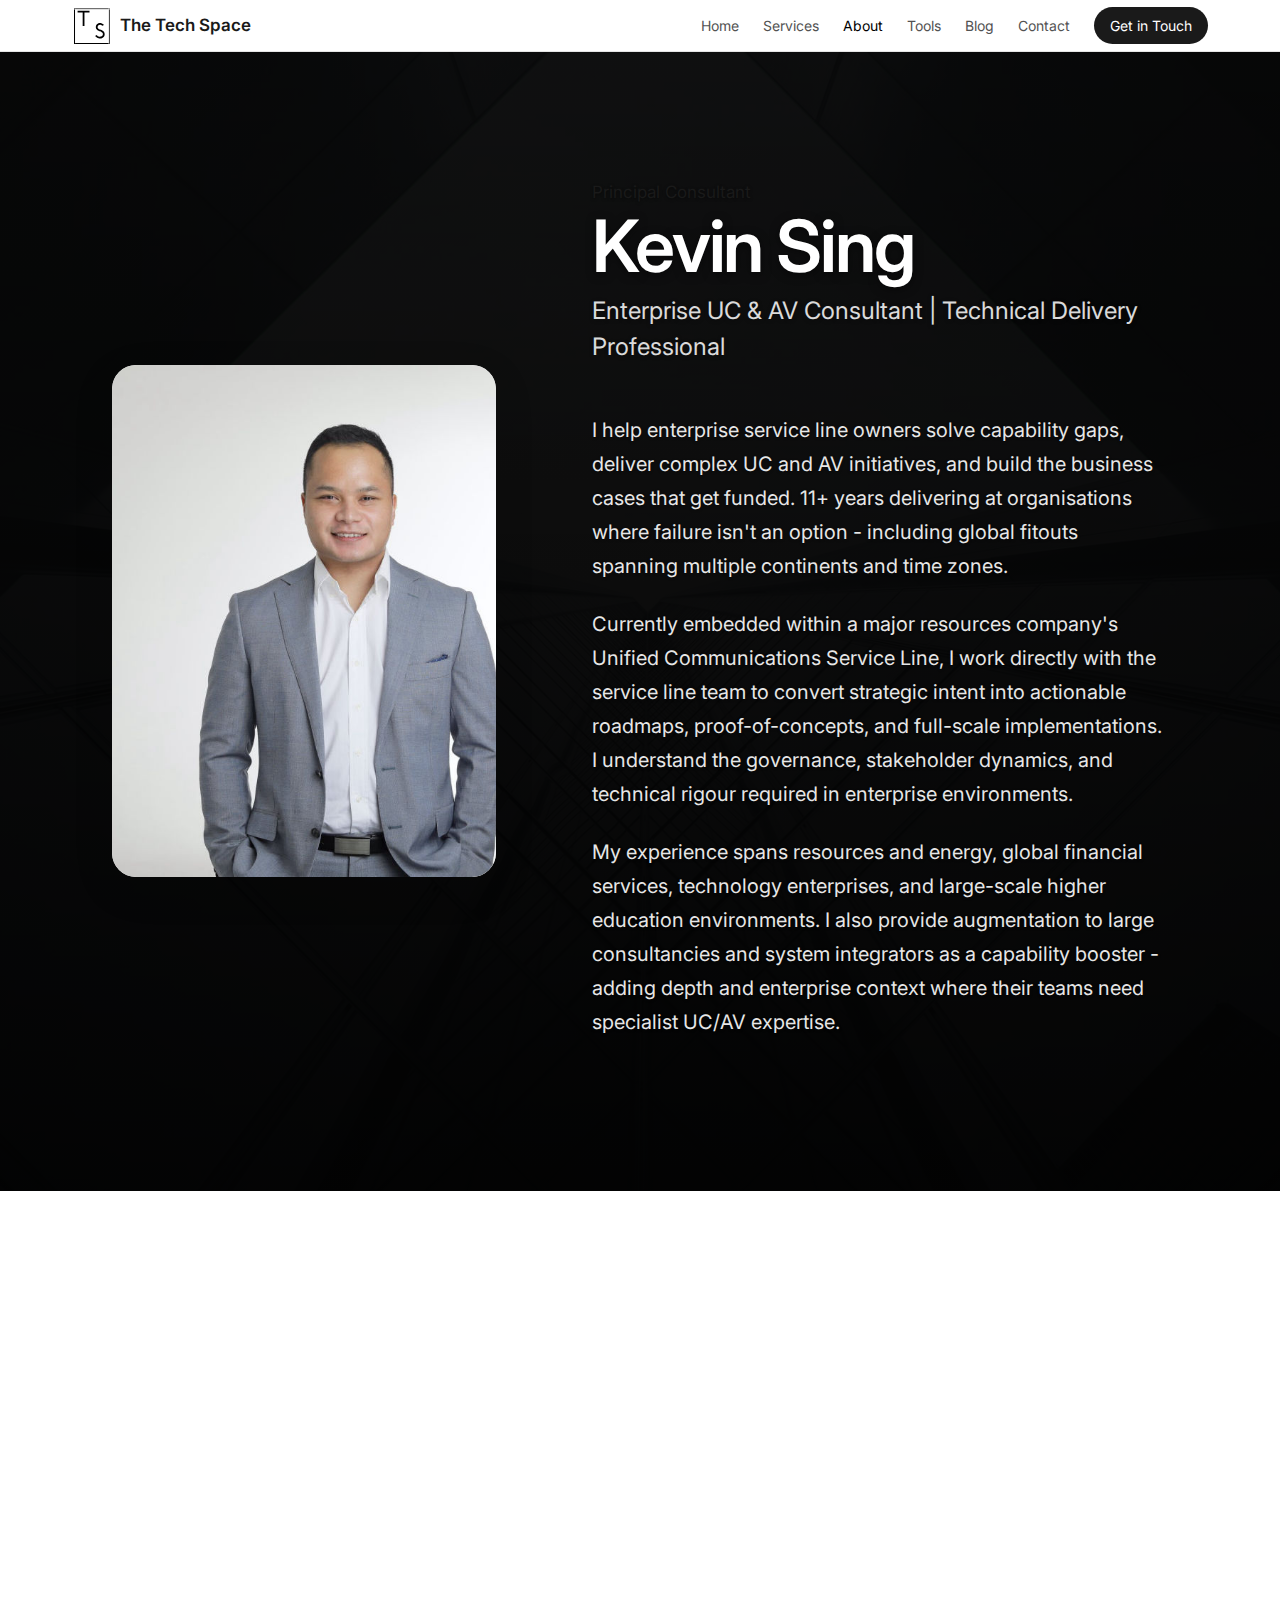
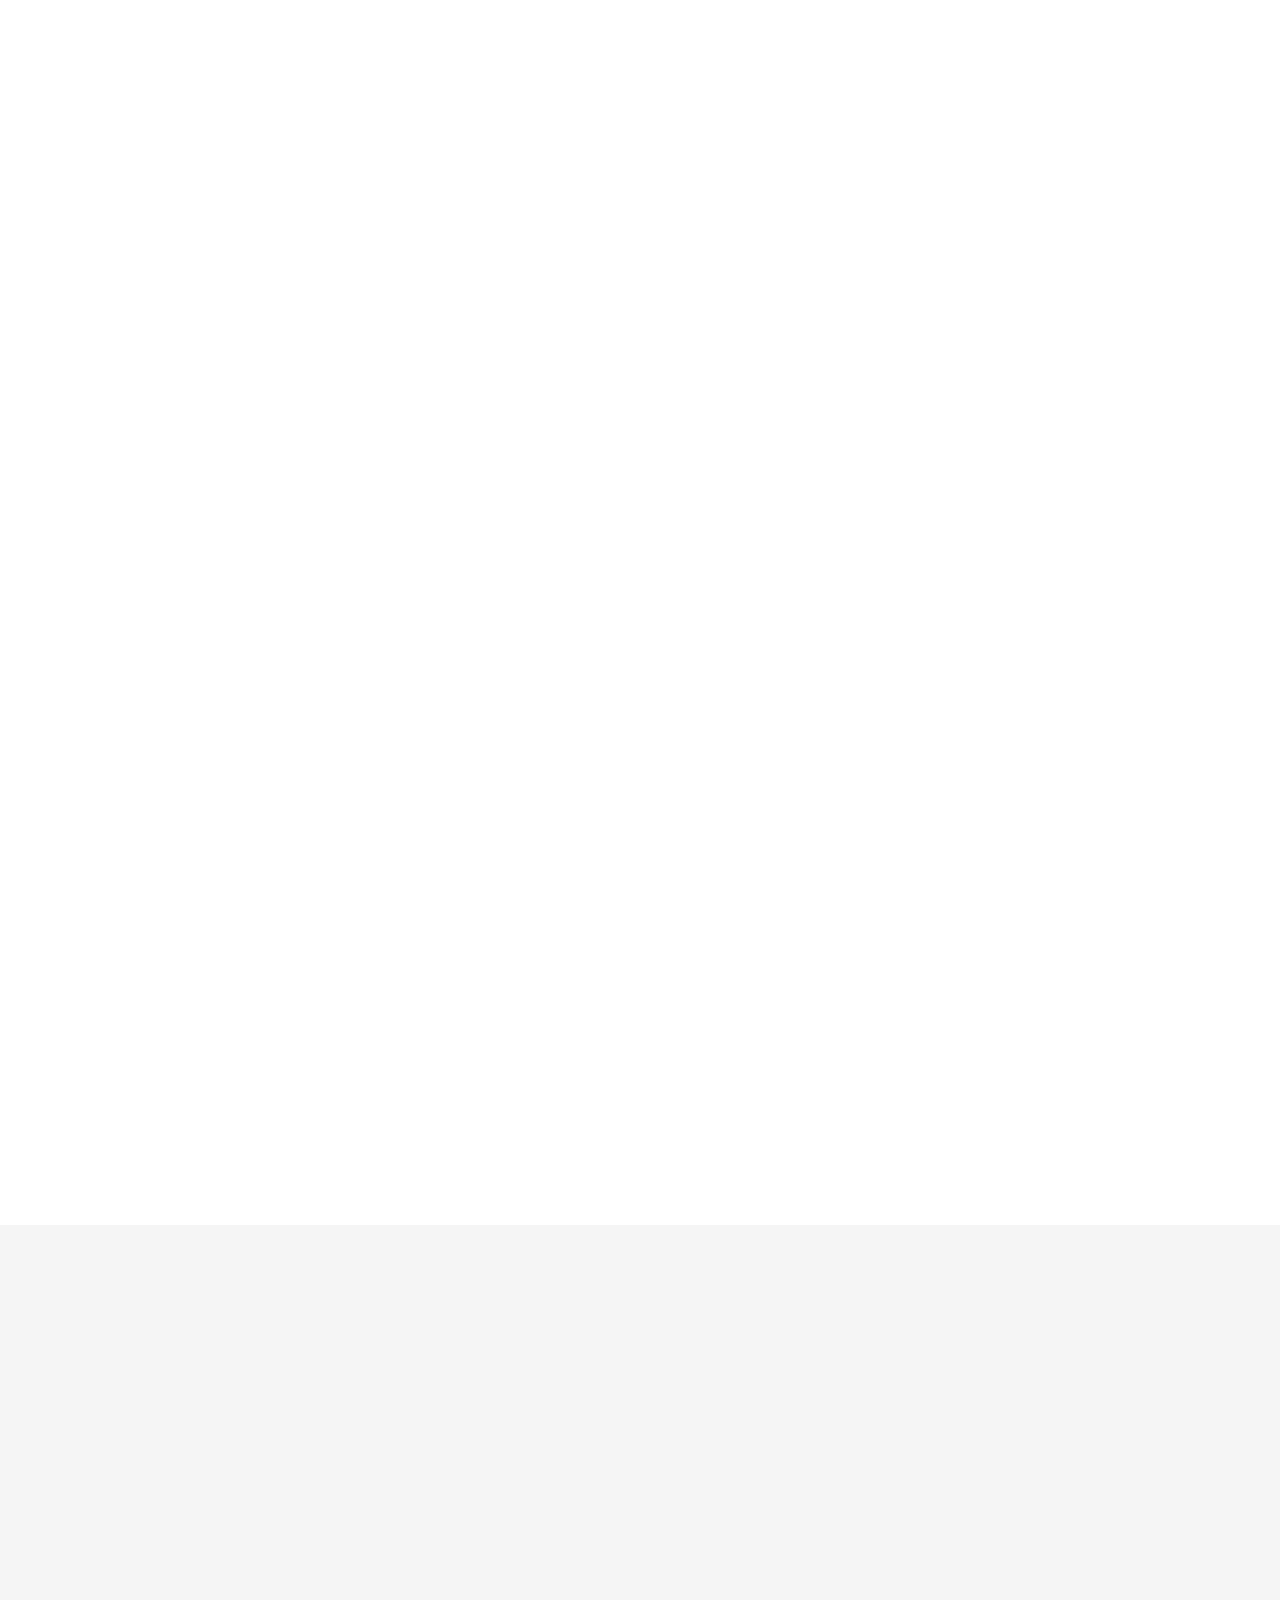
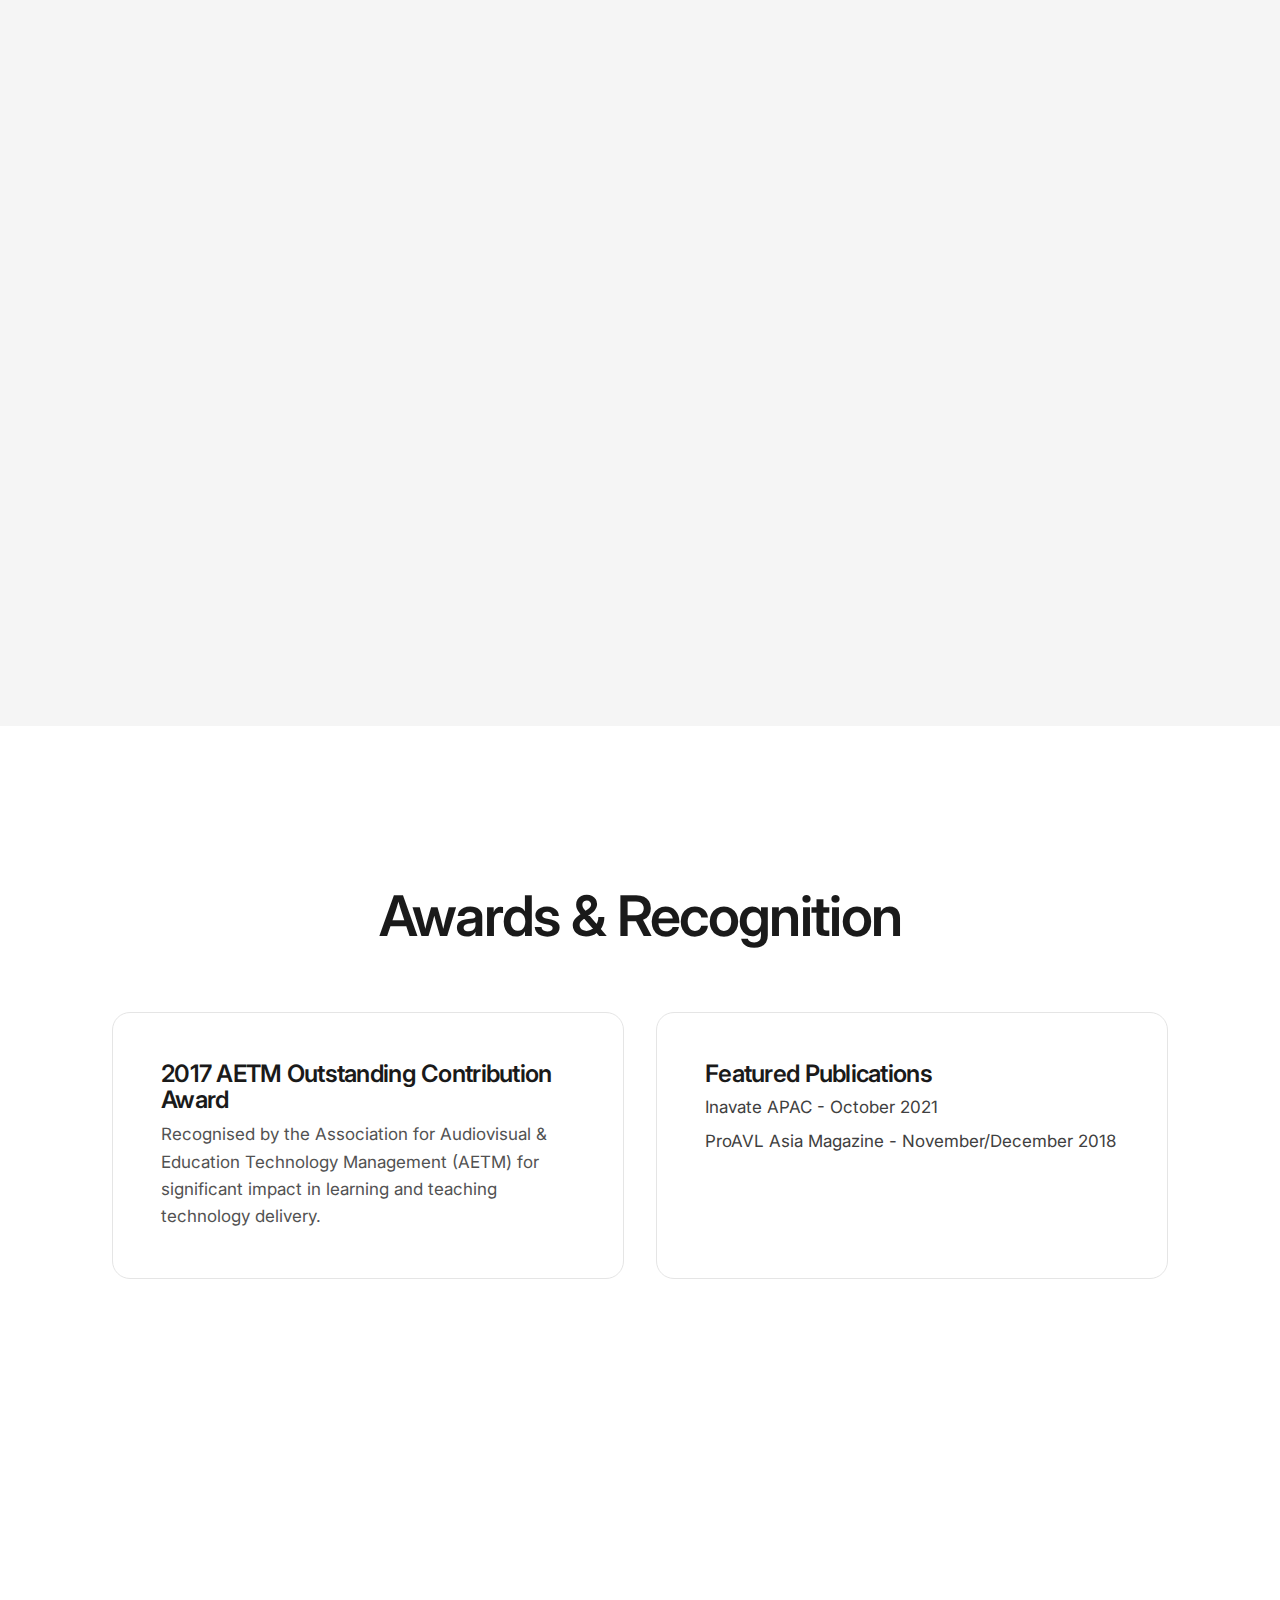
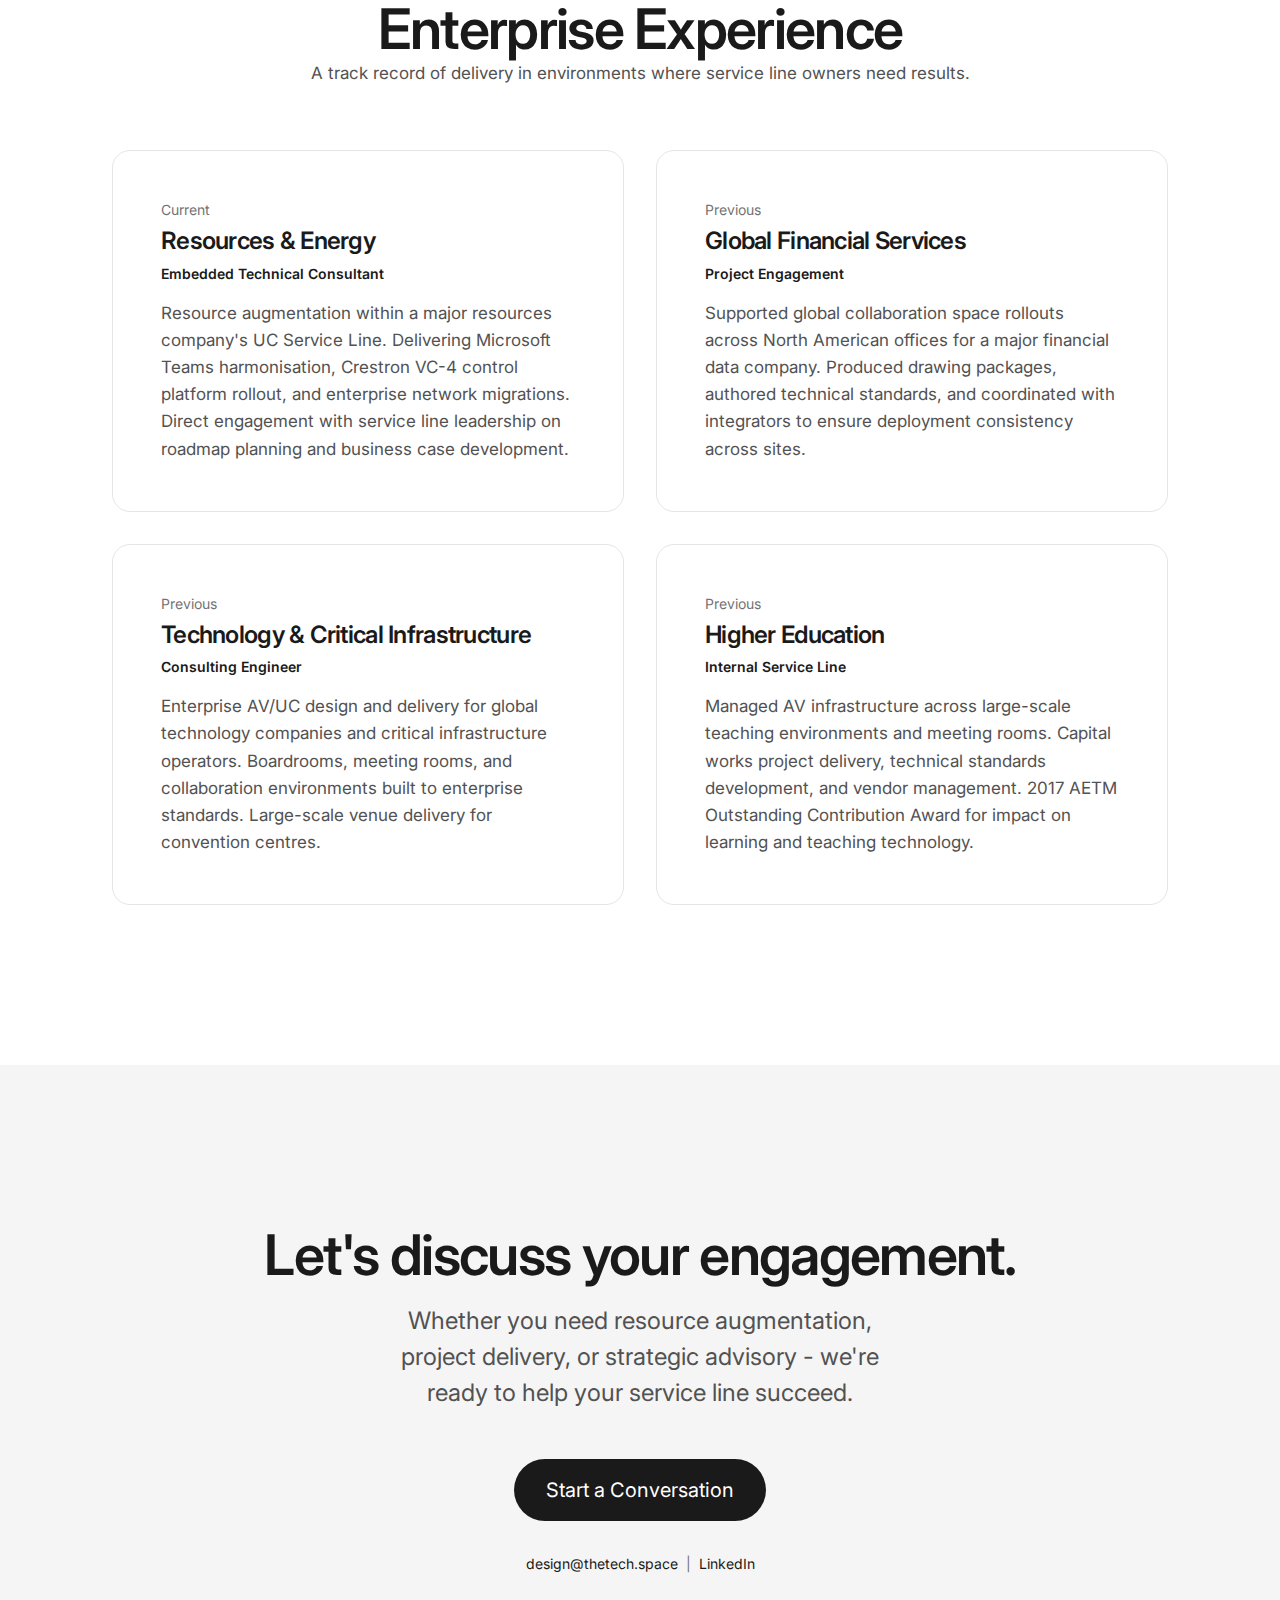
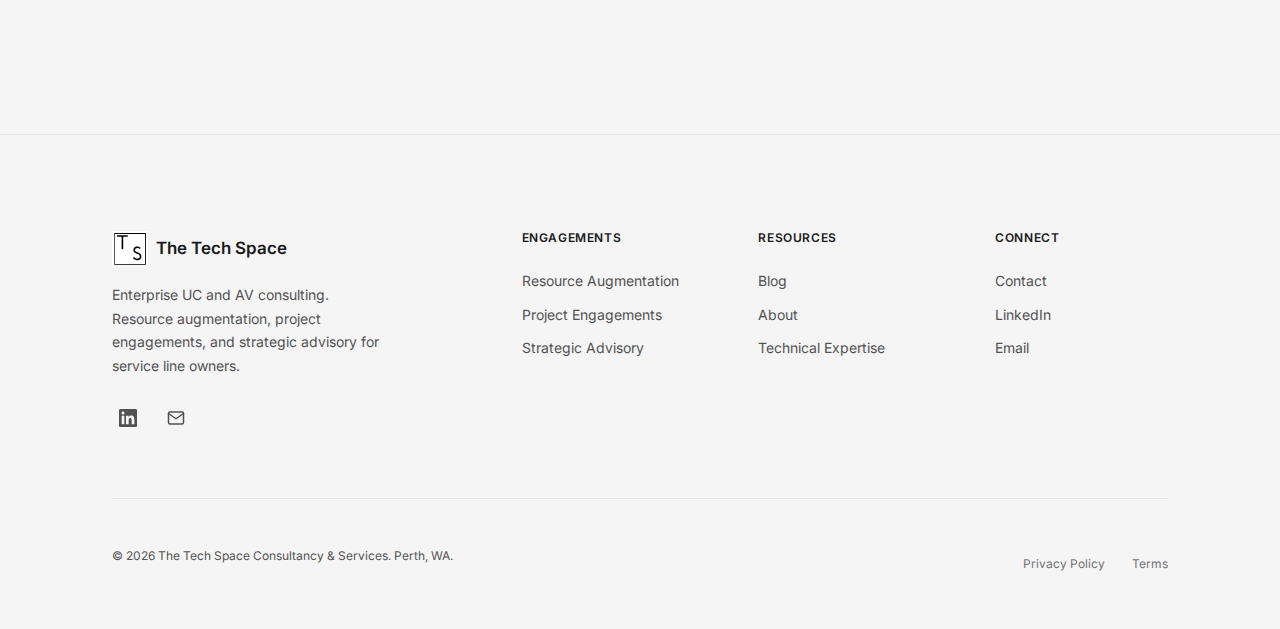
<file: about.html>
<!DOCTYPE html>
<html lang="en-AU">
<head>
  <meta charset="UTF-8">
  <meta name="viewport" content="width=device-width, initial-scale=1.0">

  <!-- Primary Meta Tags -->
  <title>About Kevin Sing | Enterprise UC & AV Consultant | The Tech Space</title>
  <meta name="title" content="About Kevin Sing | Enterprise UC & AV Consultant | The Tech Space">
  <meta name="description" content="Enterprise UC and AV consultant with 11+ years delivering for service line owners across resources, financial services, technology, and higher education. Deep expertise across Microsoft 365, identity management, and enterprise AV platforms.">
  <meta name="author" content="Kevin Sing">
  <meta name="robots" content="index, follow">

  <!-- Open Graph -->
  <meta property="og:type" content="profile">
  <meta property="og:url" content="https://thetech.space/about">
  <meta property="og:title" content="About Kevin Sing | Enterprise UC & AV Consultant">
  <meta property="og:description" content="Enterprise UC and AV consultant delivering for service line owners across resources, financial services, technology, and higher education.">
  <meta property="og:image" content="https://thetech.space/assets/images/team/kevin-sing.jpg">

  <!-- Canonical -->
  <link rel="canonical" href="https://thetech.space/about">

  <!-- Favicon -->
  <link rel="icon" type="image/x-icon" href="/favicon.ico">

  <!-- Fonts -->
  <link rel="preconnect" href="https://fonts.googleapis.com">
  <link rel="preconnect" href="https://fonts.gstatic.com" crossorigin>
  <link href="https://fonts.googleapis.com/css2?family=Inter:wght@400;500;600;700&display=swap" rel="stylesheet">

  <!-- Stylesheet -->
  <link rel="stylesheet" href="assets/css/main.css?v=3">

  <!-- Structured Data -->
  <script type="application/ld+json">
  {
    "@context": "https://schema.org",
    "@type": "Person",
    "name": "Kevin Sing",
    "jobTitle": "Technical Consultant (Collaboration)",
    "description": "Digital delivery professional with over 11 years in IT, specialising in Unified Communications, Audio Visual solutions, and supporting enterprise infrastructure.",
    "url": "https://thetech.space/about",
    "image": "https://thetech.space/assets/images/team/kevin-sing.jpg",
    "email": "kevin.sing@outlook.com",
    "sameAs": [
      "https://linkedin.com/in/kevinsing"
    ],
    "knowsAbout": ["Unified Communications", "Audio Visual Systems", "Microsoft Teams", "Microsoft 365", "Entra ID", "Intune", "Exchange Online", "Conditional Access", "Crestron", "Q-SYS", "Dante Audio", "Cisco Webex"],
    "award": "2017 AETM Outstanding Contribution (Learning and Teaching)",
    "alumniOf": {
      "@type": "CollegeOrUniversity",
      "name": "Curtin University"
    }
  }
  </script>
</head>
<body>
  <!-- Skip Link -->
  <a href="#main" class="sr-only">Skip to main content</a>

  <!-- Header -->
  <header class="header" id="header">
    <div class="header__inner">
      <a href="/" class="logo">
        <img src="assets/images/logo.svg" alt="The Tech Space" width="40" height="40">
        <span>The Tech Space</span>
      </a>

      <nav class="nav">
        <button class="nav-toggle" aria-label="Toggle navigation" aria-expanded="false">
          <span></span>
          <span></span>
          <span></span>
        </button>

        <ul class="nav__list" id="nav-list">
          <li><a href="/" class="nav__link">Home</a></li>
          <li><a href="/services" class="nav__link">Services</a></li>
          <li><a href="/about" class="nav__link nav__link--active">About</a></li>
          <li><a href="/tools/" class="nav__link">Tools</a></li>
          <li><a href="blog" class="nav__link">Blog</a></li>
          <li><a href="/contact" class="nav__link">Contact</a></li>
          <li><a href="/contact" class="btn btn--primary btn--sm">Get in Touch</a></li>
        </ul>
      </nav>
    </div>
  </header>

  <!-- Main Content -->
  <main id="main">
    <!-- About Hero -->
    <section class="about-hero about-hero--with-image">
      <div class="about-hero__background">
        <img src="assets/images/hero-building.jpg" alt="" aria-hidden="true">
        <div class="about-hero__overlay"></div>
      </div>
      <div class="container">
        <div class="about-hero__grid">
          <div class="about-hero__image">
            <img src="assets/images/kevin-sing-1080x720.jpg" alt="Kevin Sing - Enterprise UC & AV Consultant" style="width: 100%; height: 100%; object-fit: cover; border-radius: var(--radius-xl);">
          </div>

          <div class="about-hero__content">
            <span class="about-hero__label">Principal Consultant</span>
            <h1 class="about-hero__title">Kevin Sing</h1>
            <p class="about-hero__role">Enterprise UC & AV Consultant | Technical Delivery Professional</p>

            <div class="about-hero__bio">
              <p>I help enterprise service line owners solve capability gaps, deliver complex UC and AV initiatives, and build the business cases that get funded. 11+ years delivering at organisations where failure isn't an option - including global fitouts spanning multiple continents and time zones.</p>
              <p style="margin-top: 1rem;">Currently embedded within a major resources company's Unified Communications Service Line, I work directly with the service line team to convert strategic intent into actionable roadmaps, proof-of-concepts, and full-scale implementations. I understand the governance, stakeholder dynamics, and technical rigour required in enterprise environments.</p>
              <p style="margin-top: 1rem;">My experience spans resources and energy, global financial services, technology enterprises, and large-scale higher education environments. I also provide augmentation to large consultancies and system integrators as a capability booster - adding depth and enterprise context where their teams need specialist UC/AV expertise.</p>
            </div>
          </div>
        </div>
      </div>
    </section>

    <!-- Technical Expertise -->
    <section class="section" id="expertise">
      <div class="container">
        <div class="section-headline fade-in">
          <h2>Technical Expertise</h2>
          <p>Deep hands-on experience across the full UC and AV stack, plus the supporting enterprise infrastructure that makes it all work.</p>
        </div>

        <div class="grid grid--3 stagger-in">
          <!-- UC Platforms -->
          <div class="card">
            <h3 class="card__title">Unified Communications</h3>
            <ul style="color: var(--color-gray-600); line-height: 1.8;">
              <li>Microsoft Teams (Phone, Rooms, Webinars)</li>
              <li>Cisco Webex (Calling, Meetings, Devices)</li>
              <li>Zoom (Rooms, Phone)</li>
              <li>SIP/PSTN Integration & Direct Routing</li>
              <li>Contact Centre Integration</li>
            </ul>
          </div>

          <!-- AV Platforms -->
          <div class="card">
            <h3 class="card__title">AV Control & DSP</h3>
            <ul style="color: var(--color-gray-600); line-height: 1.8;">
              <li>Crestron (VC-4, DM-NVX, Control Systems)</li>
              <li>QSC Q-SYS (Core, UCI, Peripherals)</li>
              <li>Extron (Control, Switching, DSP)</li>
              <li>Biamp (Tesira, Devio)</li>
              <li>Shure (MXA, Microflex Ecosystem)</li>
            </ul>
          </div>

          <!-- Audio Networking -->
          <div class="card">
            <h3 class="card__title">Audio & Video Transport</h3>
            <ul style="color: var(--color-gray-600); line-height: 1.8;">
              <li>Dante (Design, Deployment, Troubleshooting)</li>
              <li>AES67 / SMPTE ST 2110</li>
              <li>NDI / NDI|HX</li>
              <li>AVoIP (DM-NVX, NAV, SDVoE)</li>
              <li>Network Infrastructure for AV</li>
            </ul>
          </div>

          <!-- Microsoft 365 -->
          <div class="card">
            <h3 class="card__title">Microsoft 365 & Identity</h3>
            <ul style="color: var(--color-gray-600); line-height: 1.8;">
              <li>Entra ID (Azure AD)</li>
              <li>Conditional Access Policies</li>
              <li>Microsoft Intune (Device Management)</li>
              <li>Exchange Online</li>
              <li>SharePoint & OneDrive</li>
            </ul>
          </div>

          <!-- Enterprise Infrastructure -->
          <div class="card">
            <h3 class="card__title">Enterprise Infrastructure</h3>
            <ul style="color: var(--color-gray-600); line-height: 1.8;">
              <li>Identity & Access Management</li>
              <li>Network Architecture (VLANs, QoS, Multicast)</li>
              <li>ServiceNow / ITSM Integration</li>
              <li>Monitoring & Observability</li>
              <li>Enterprise Security Frameworks</li>
            </ul>
          </div>

          <!-- Delivery -->
          <div class="card">
            <h3 class="card__title">Delivery & Governance</h3>
            <ul style="color: var(--color-gray-600); line-height: 1.8;">
              <li>Technical Standards Development</li>
              <li>Vendor & Integrator Management</li>
              <li>Global Fitout Coordination</li>
              <li>Business Case Development</li>
              <li>Enterprise Architecture Alignment</li>
            </ul>
          </div>
        </div>

        <div class="text-center mt-3xl fade-in" style="max-width: 700px; margin-left: auto; margin-right: auto;">
          <p style="font-size: 1.125rem; color: var(--color-gray-600); line-height: 1.7;">My expertise comes from 11+ years of hands-on delivery - not just certifications. While I've held various industry credentials over the years, I've prioritised real-world experience over keeping every certification current. The knowledge is in the work, not the wall.</p>
        </div>
      </div>
    </section>

    <!-- Consultancy Augmentation -->
    <section class="section section--gray">
      <div class="container">
        <div class="grid grid--2" style="align-items: center; gap: 4rem;">
          <div class="fade-in">
            <h2 style="margin-bottom: 1.5rem;">Augmentation for Consultancies & Integrators</h2>
            <p style="font-size: 1.125rem; color: var(--color-gray-600); line-height: 1.7; margin-bottom: 1rem;">Large consultancies and system integrators often need to bolster their teams with specialist UC/AV expertise - particularly for complex enterprise engagements where the client expects depth.</p>
            <p style="font-size: 1.125rem; color: var(--color-gray-600); line-height: 1.7;">I work as a capability booster layer, embedding within your delivery team to add enterprise context, technical depth, and hands-on experience. Your client relationship, my expertise - no conflict, no competition.</p>
            <div style="margin-top: 2rem; border-radius: var(--radius-lg); overflow: hidden;">
              <img src="assets/images/boardroom.jpg" alt="Enterprise boardroom environment" style="width: 100%; height: 280px; object-fit: cover;">
            </div>
          </div>
          <div class="fade-in" style="background: var(--color-white); padding: 2rem; border-radius: var(--radius-lg); border: 1px solid var(--color-gray-200);">
            <h4 style="margin-bottom: 1rem;">How I support delivery partners:</h4>
            <ul style="color: var(--color-gray-600); line-height: 2;">
              <li>Technical SME for proposal and bid support</li>
              <li>Solution architecture and design validation</li>
              <li>Embedded delivery for complex implementations</li>
              <li>Enterprise client stakeholder engagement</li>
              <li>Quality assurance and technical review</li>
              <li>Knowledge transfer to upskill your team</li>
            </ul>
          </div>
        </div>
      </div>
    </section>

    <!-- Awards & Recognition -->
    <section class="section section--alt">
      <div class="container">
        <div class="text-center mb-3xl">
          <h2 class="section-title">Awards & Recognition</h2>
        </div>

        <div class="grid grid--2">
          <div class="card">
            <h3 class="card__title" style="color: var(--color-accent);">2017 AETM Outstanding Contribution Award</h3>
            <p class="card__description">Recognised by the Association for Audiovisual & Education Technology Management (AETM) for significant impact in learning and teaching technology delivery.</p>
          </div>

          <div class="card">
            <h3 class="card__title">Featured Publications</h3>
            <ul style="color: var(--color-gray-700);">
              <li style="margin-bottom: 0.5rem;">Inavate APAC - October 2021</li>
              <li>ProAVL Asia Magazine - November/December 2018</li>
            </ul>
          </div>
        </div>
      </div>
    </section>

    <!-- Enterprise Experience -->
    <section class="section">
      <div class="container">
        <div class="text-center mb-3xl">
          <h2 class="section-title">Enterprise Experience</h2>
          <p class="section-subtitle">A track record of delivery in environments where service line owners need results.</p>
        </div>

        <div class="grid grid--2">
          <div class="card">
            <p class="text-sm text-muted mb-sm">Current</p>
            <h3 class="card__title">Resources & Energy</h3>
            <p class="text-sm font-semibold mb-md" style="color: var(--color-accent);">Embedded Technical Consultant</p>
            <p class="card__description">Resource augmentation within a major resources company's UC Service Line. Delivering Microsoft Teams harmonisation, Crestron VC-4 control platform rollout, and enterprise network migrations. Direct engagement with service line leadership on roadmap planning and business case development.</p>
          </div>

          <div class="card">
            <p class="text-sm text-muted mb-sm">Previous</p>
            <h3 class="card__title">Global Financial Services</h3>
            <p class="text-sm font-semibold mb-md" style="color: var(--color-accent);">Project Engagement</p>
            <p class="card__description">Supported global collaboration space rollouts across North American offices for a major financial data company. Produced drawing packages, authored technical standards, and coordinated with integrators to ensure deployment consistency across sites.</p>
          </div>

          <div class="card">
            <p class="text-sm text-muted mb-sm">Previous</p>
            <h3 class="card__title">Technology & Critical Infrastructure</h3>
            <p class="text-sm font-semibold mb-md" style="color: var(--color-accent);">Consulting Engineer</p>
            <p class="card__description">Enterprise AV/UC design and delivery for global technology companies and critical infrastructure operators. Boardrooms, meeting rooms, and collaboration environments built to enterprise standards. Large-scale venue delivery for convention centres.</p>
          </div>

          <div class="card">
            <p class="text-sm text-muted mb-sm">Previous</p>
            <h3 class="card__title">Higher Education</h3>
            <p class="text-sm font-semibold mb-md" style="color: var(--color-accent);">Internal Service Line</p>
            <p class="card__description">Managed AV infrastructure across large-scale teaching environments and meeting rooms. Capital works project delivery, technical standards development, and vendor management. 2017 AETM Outstanding Contribution Award for impact on learning and teaching technology.</p>
          </div>
        </div>
      </div>
    </section>

    <!-- CTA Section -->
    <section class="section cta">
      <div class="container">
        <h2 class="cta__title">Let's discuss your engagement.</h2>
        <p class="cta__text">Whether you need resource augmentation, project delivery, or strategic advisory - we're ready to help your service line succeed.</p>
        <a href="/contact" class="btn btn--primary btn--lg">Start a Conversation</a>
        <p class="cta__contact">
          <a href="mailto:design@thetech.space">design@thetech.space</a> &nbsp;|&nbsp;
          <a href="https://linkedin.com/in/kevinsing" target="_blank" rel="noopener noreferrer">LinkedIn</a>
        </p>
      </div>
    </section>
  </main>

  <!-- Footer -->
  <footer class="footer">
    <div class="container">
      <div class="footer__grid">
        <div class="footer__brand">
          <a href="/" class="footer__logo">
            <img src="assets/images/logo.svg" alt="The Tech Space" width="36" height="36">
            <span>The Tech Space</span>
          </a>
          <p class="footer__description">Enterprise UC and AV consulting. Resource augmentation, project engagements, and strategic advisory for service line owners.</p>
          <div class="footer__social">
            <a href="https://linkedin.com/in/kevinsing" target="_blank" rel="noopener noreferrer" aria-label="LinkedIn">
              <svg xmlns="http://www.w3.org/2000/svg" width="18" height="18" viewBox="0 0 24 24" fill="currentColor">
                <path d="M20.447 20.452h-3.554v-5.569c0-1.328-.027-3.037-1.852-3.037-1.853 0-2.136 1.445-2.136 2.939v5.667H9.351V9h3.414v1.561h.046c.477-.9 1.637-1.85 3.37-1.85 3.601 0 4.267 2.37 4.267 5.455v6.286zM5.337 7.433c-1.144 0-2.063-.926-2.063-2.065 0-1.138.92-2.063 2.063-2.063 1.14 0 2.064.925 2.064 2.063 0 1.139-.925 2.065-2.064 2.065zm1.782 13.019H3.555V9h3.564v11.452zM22.225 0H1.771C.792 0 0 .774 0 1.729v20.542C0 23.227.792 24 1.771 24h20.451C23.2 24 24 23.227 24 22.271V1.729C24 .774 23.2 0 22.222 0h.003z"/>
              </svg>
            </a>
            <a href="mailto:design@thetech.space" aria-label="Email">
              <svg xmlns="http://www.w3.org/2000/svg" width="18" height="18" viewBox="0 0 24 24" fill="none" stroke="currentColor" stroke-width="2" stroke-linecap="round" stroke-linejoin="round">
                <path d="M4 4h16c1.1 0 2 .9 2 2v12c0 1.1-.9 2-2 2H4c-1.1 0-2-.9-2-2V6c0-1.1.9-2 2-2z"></path>
                <polyline points="22,6 12,13 2,6"></polyline>
              </svg>
            </a>
          </div>
        </div>

        <div>
          <h4 class="footer__title">Engagements</h4>
          <ul class="footer__links">
            <li><a href="services.html#augmentation">Resource Augmentation</a></li>
            <li><a href="services.html#projects">Project Engagements</a></li>
            <li><a href="services.html#advisory">Strategic Advisory</a></li>
          </ul>
        </div>

        <div>
          <h4 class="footer__title">Resources</h4>
          <ul class="footer__links">
            <li><a href="blog">Blog</a></li>
            <li><a href="/about">About</a></li>
            <li><a href="about.html#expertise">Technical Expertise</a></li>
          </ul>
        </div>

        <div>
          <h4 class="footer__title">Connect</h4>
          <ul class="footer__links">
            <li><a href="/contact">Contact</a></li>
            <li><a href="https://linkedin.com/in/kevinsing" target="_blank" rel="noopener noreferrer">LinkedIn</a></li>
            <li><a href="mailto:design@thetech.space">Email</a></li>
          </ul>
        </div>
      </div>

      <div class="footer__bottom">
        <p>&copy; 2026 The Tech Space Consultancy & Services. Perth, WA.</p>
        <div class="footer__legal">
          <a href="#">Privacy Policy</a>
          <a href="#">Terms</a>
        </div>
      </div>
    </div>
  </footer>

  <!-- JavaScript -->
  <script src="assets/js/main.js"></script>
  <script src="assets/js/analytics.js"></script>
</body>
</html>
</file>
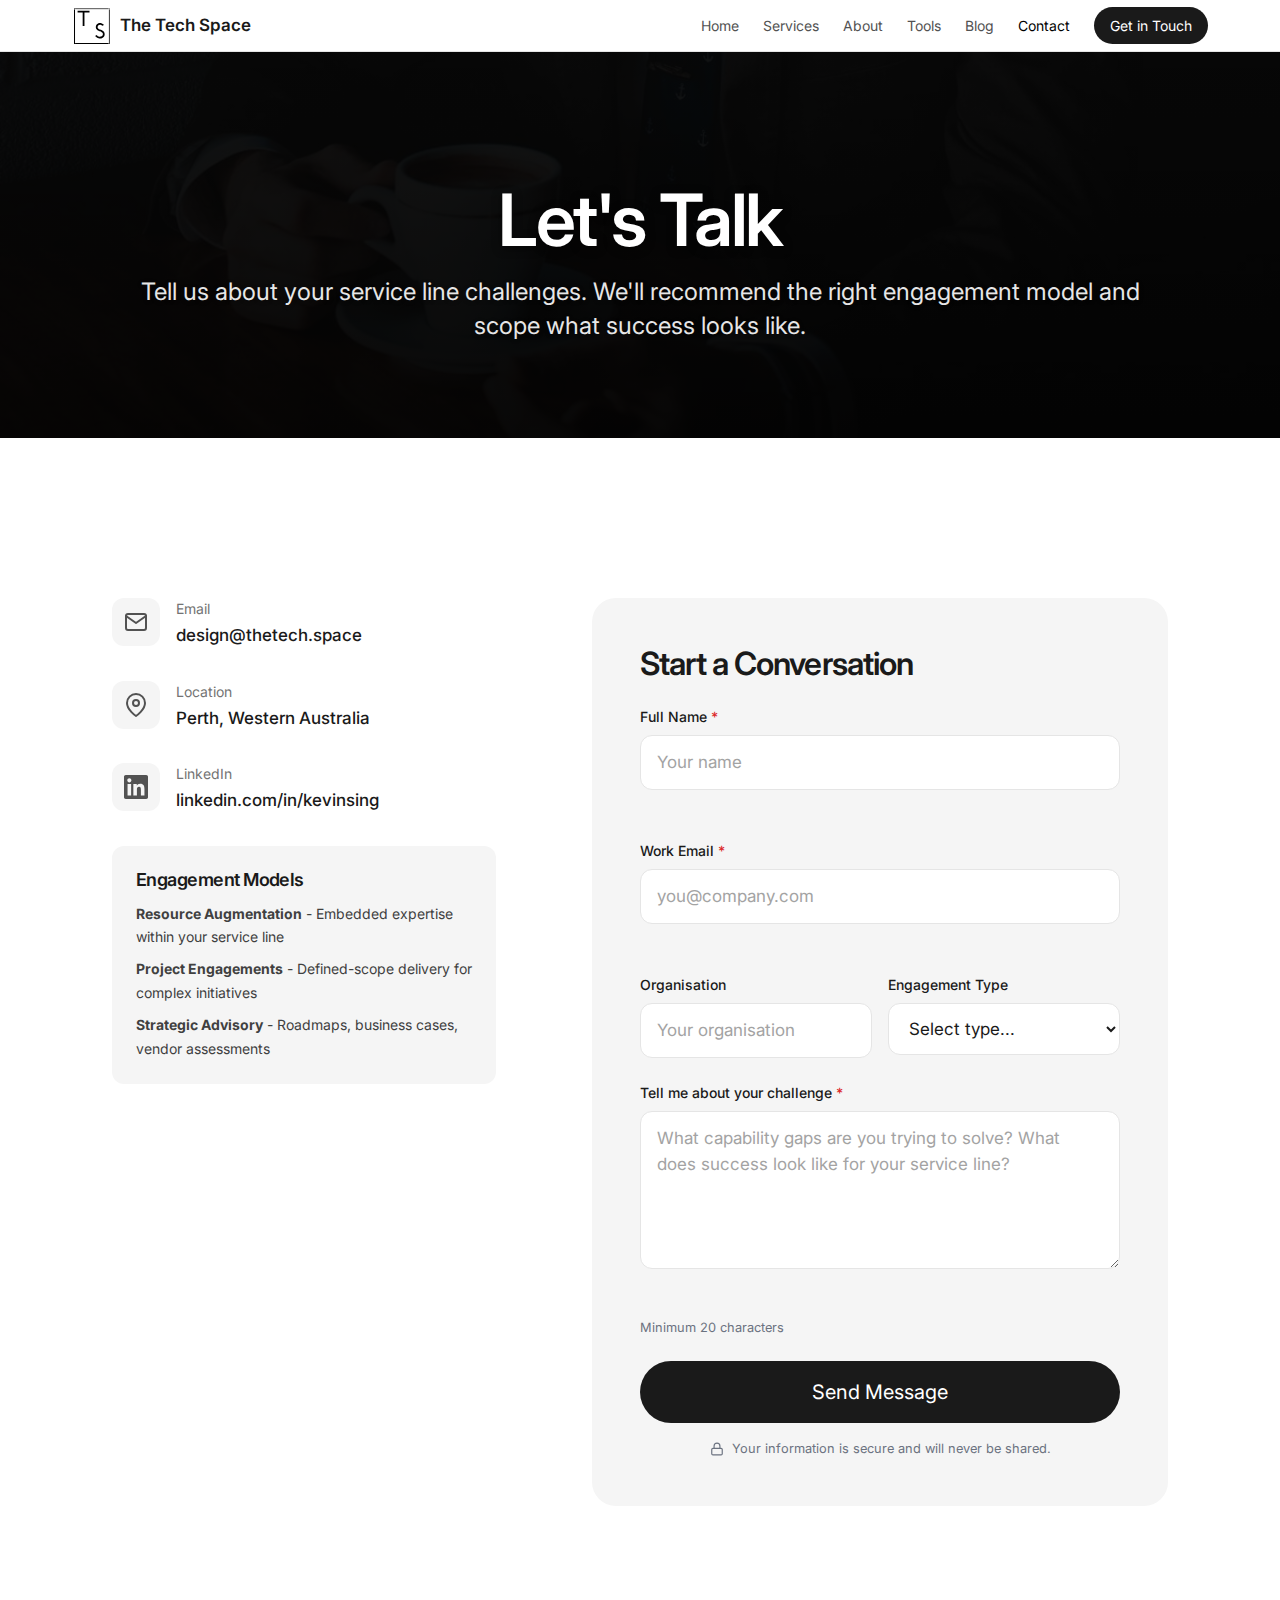
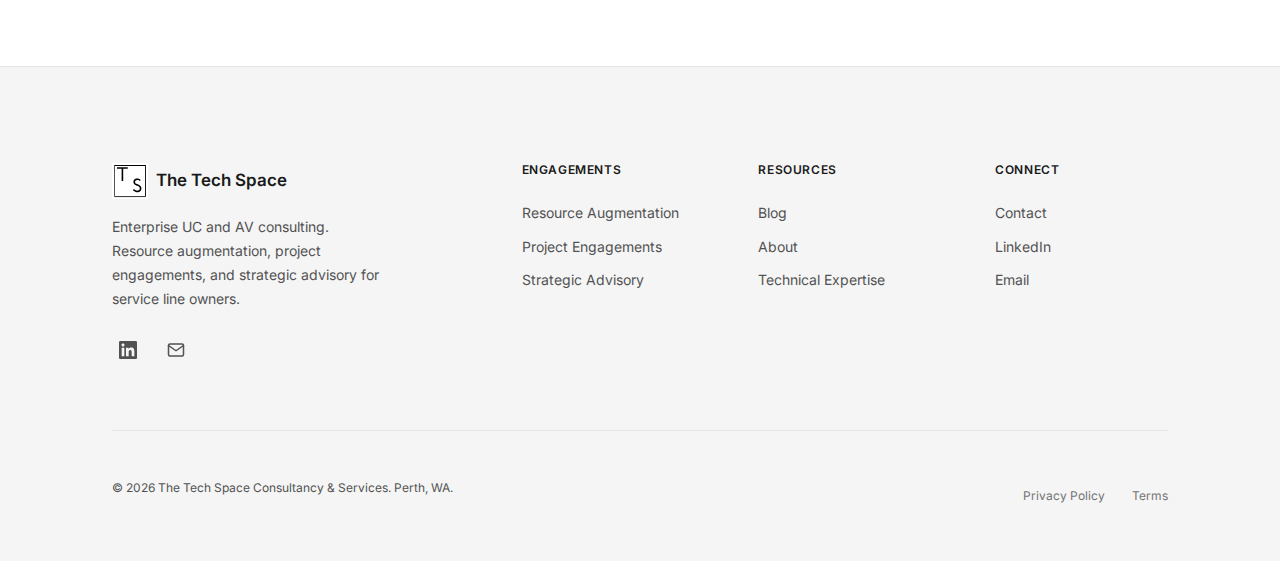
<file: contact.html>
<!DOCTYPE html>
<html lang="en-AU">
<head>
  <meta charset="UTF-8">
  <meta name="viewport" content="width=device-width, initial-scale=1.0">

  <!-- Primary Meta Tags -->
  <title>Contact | The Tech Space - Enterprise UC & AV Consulting</title>
  <meta name="title" content="Contact | The Tech Space - Enterprise UC & AV Consulting">
  <meta name="description" content="Discuss your engagement. Resource augmentation, project delivery, or strategic advisory for enterprise UC and AV. Tell me about your service line challenges.">
  <meta name="author" content="Kevin Sing">
  <meta name="robots" content="index, follow">

  <!-- Open Graph -->
  <meta property="og:type" content="website">
  <meta property="og:url" content="https://thetech.space/contact">
  <meta property="og:title" content="Discuss an Engagement | The Tech Space">
  <meta property="og:description" content="Tell me about your service line challenges. Resource augmentation, project delivery, or strategic advisory.">
  <meta property="og:image" content="https://thetech.space/assets/images/og-image.jpg">

  <!-- Canonical -->
  <link rel="canonical" href="https://thetech.space/contact">

  <!-- Favicon -->
  <link rel="icon" type="image/x-icon" href="/favicon.ico">

  <!-- Fonts -->
  <link rel="preconnect" href="https://fonts.googleapis.com">
  <link rel="preconnect" href="https://fonts.gstatic.com" crossorigin>
  <link href="https://fonts.googleapis.com/css2?family=Inter:wght@400;500;600;700&display=swap" rel="stylesheet">

  <!-- Stylesheet -->
  <link rel="stylesheet" href="assets/css/main.css?v=2">
</head>
<body>
  <!-- Skip Link -->
  <a href="#main" class="sr-only">Skip to main content</a>

  <!-- Header -->
  <header class="header" id="header">
    <div class="header__inner">
      <a href="/" class="logo">
        <img src="assets/images/logo.svg" alt="The Tech Space" width="40" height="40">
        <span>The Tech Space</span>
      </a>

      <nav class="nav">
        <button class="nav-toggle" aria-label="Toggle navigation" aria-expanded="false">
          <span></span>
          <span></span>
          <span></span>
        </button>

        <ul class="nav__list" id="nav-list">
          <li><a href="/" class="nav__link">Home</a></li>
          <li><a href="/services" class="nav__link">Services</a></li>
          <li><a href="/about" class="nav__link">About</a></li>
          <li><a href="/tools/" class="nav__link">Tools</a></li>
          <li><a href="blog" class="nav__link">Blog</a></li>
          <li><a href="/contact" class="nav__link nav__link--active">Contact</a></li>
          <li><a href="/contact" class="btn btn--primary btn--sm">Get in Touch</a></li>
        </ul>
      </nav>
    </div>
  </header>

  <!-- Main Content -->
  <main id="main">
    <!-- Contact Hero -->
    <section class="contact-hero contact-hero--with-image">
      <div class="contact-hero__background">
        <img src="assets/images/executive.jpg" alt="" aria-hidden="true">
        <div class="contact-hero__overlay"></div>
      </div>
      <div class="container">
        <h1>Let's Talk</h1>
        <p class="lead mt-md">Tell us about your service line challenges. We'll recommend the right engagement model and scope what success looks like.</p>
      </div>
    </section>

    <!-- Contact Section -->
    <section class="section">
      <div class="container">
        <div class="contact__grid">
          <!-- Contact Info -->
          <div class="contact-info">
            <div class="contact-info__item">
              <div class="contact-info__icon">
                <svg xmlns="http://www.w3.org/2000/svg" width="24" height="24" viewBox="0 0 24 24" fill="none" stroke="currentColor" stroke-width="2" stroke-linecap="round" stroke-linejoin="round">
                  <path d="M4 4h16c1.1 0 2 .9 2 2v12c0 1.1-.9 2-2 2H4c-1.1 0-2-.9-2-2V6c0-1.1.9-2 2-2z"></path>
                  <polyline points="22,6 12,13 2,6"></polyline>
                </svg>
              </div>
              <div>
                <p class="contact-info__label">Email</p>
                <p class="contact-info__value">
                  <a href="mailto:design@thetech.space">design@thetech.space</a>
                </p>
              </div>
            </div>

            <div class="contact-info__item">
              <div class="contact-info__icon">
                <svg xmlns="http://www.w3.org/2000/svg" width="24" height="24" viewBox="0 0 24 24" fill="none" stroke="currentColor" stroke-width="2" stroke-linecap="round" stroke-linejoin="round">
                  <path d="M21 10c0 7-9 13-9 13s-9-6-9-13a9 9 0 0 1 18 0z"></path>
                  <circle cx="12" cy="10" r="3"></circle>
                </svg>
              </div>
              <div>
                <p class="contact-info__label">Location</p>
                <p class="contact-info__value">Perth, Western Australia</p>
              </div>
            </div>

            <div class="contact-info__item">
              <div class="contact-info__icon">
                <svg xmlns="http://www.w3.org/2000/svg" width="24" height="24" viewBox="0 0 24 24" fill="currentColor">
                  <path d="M20.447 20.452h-3.554v-5.569c0-1.328-.027-3.037-1.852-3.037-1.853 0-2.136 1.445-2.136 2.939v5.667H9.351V9h3.414v1.561h.046c.477-.9 1.637-1.85 3.37-1.85 3.601 0 4.267 2.37 4.267 5.455v6.286zM5.337 7.433c-1.144 0-2.063-.926-2.063-2.065 0-1.138.92-2.063 2.063-2.063 1.14 0 2.064.925 2.064 2.063 0 1.139-.925 2.065-2.064 2.065zm1.782 13.019H3.555V9h3.564v11.452zM22.225 0H1.771C.792 0 0 .774 0 1.729v20.542C0 23.227.792 24 1.771 24h20.451C23.2 24 24 23.227 24 22.271V1.729C24 .774 23.2 0 22.222 0h.003z"/>
                </svg>
              </div>
              <div>
                <p class="contact-info__label">LinkedIn</p>
                <p class="contact-info__value">
                  <a href="https://linkedin.com/in/kevinsing" target="_blank" rel="noopener noreferrer">linkedin.com/in/kevinsing</a>
                </p>
              </div>
            </div>

            <div style="margin-top: 2rem; padding: 1.5rem; background-color: var(--color-gray-100); border-radius: var(--radius-md);">
              <h3 style="font-size: 1.125rem; margin-bottom: 0.75rem;">Engagement Models</h3>
              <ul style="color: var(--color-gray-700); font-size: 0.875rem; line-height: 1.7;">
                <li style="margin-bottom: 0.5rem;"><strong>Resource Augmentation</strong> - Embedded expertise within your service line</li>
                <li style="margin-bottom: 0.5rem;"><strong>Project Engagements</strong> - Defined-scope delivery for complex initiatives</li>
                <li><strong>Strategic Advisory</strong> - Roadmaps, business cases, vendor assessments</li>
              </ul>
            </div>
          </div>

          <!-- Contact Form -->
          <div class="contact-form">
            <h2 style="margin-bottom: 1.5rem;">Start a Conversation</h2>

            <!-- Success State -->
            <div id="form-success" class="form-success" style="display: none;">
              <div class="form-success__icon">
                <svg xmlns="http://www.w3.org/2000/svg" width="48" height="48" viewBox="0 0 24 24" fill="none" stroke="currentColor" stroke-width="2" stroke-linecap="round" stroke-linejoin="round">
                  <path d="M22 11.08V12a10 10 0 1 1-5.93-9.14"></path>
                  <polyline points="22 4 12 14.01 9 11.01"></polyline>
                </svg>
              </div>
              <h3 class="form-success__title">Message Sent</h3>
              <p class="form-success__text">Thanks for reaching out. I'll review your message and get back to you within 1-2 business days.</p>
              <button type="button" class="btn btn--secondary" onclick="resetForm()" style="margin-top: 1.5rem;">Send Another Message</button>
            </div>

            <!-- Error State -->
            <div id="form-error" class="form-error-banner" style="display: none;">
              <div class="form-error-banner__icon">
                <svg xmlns="http://www.w3.org/2000/svg" width="20" height="20" viewBox="0 0 24 24" fill="none" stroke="currentColor" stroke-width="2" stroke-linecap="round" stroke-linejoin="round">
                  <circle cx="12" cy="12" r="10"></circle>
                  <line x1="12" y1="8" x2="12" y2="12"></line>
                  <line x1="12" y1="16" x2="12.01" y2="16"></line>
                </svg>
              </div>
              <div>
                <p class="form-error-banner__title">Something went wrong</p>
                <p class="form-error-banner__text">Please try again or email me directly at <a href="mailto:design@thetech.space">design@thetech.space</a></p>
              </div>
            </div>

            <form id="contact-form" action="https://formspree.io/f/xgoozrap" method="POST">
              <div class="form-group">
                <label for="name" class="form-label">Full Name <span class="form-required">*</span></label>
                <input type="text" id="name" name="name" class="form-input" required autocomplete="name" minlength="2" maxlength="100" placeholder="Your name">
                <p class="form-field-error" aria-live="polite"></p>
              </div>

              <div class="form-group">
                <label for="email" class="form-label">Work Email <span class="form-required">*</span></label>
                <input type="email" id="email" name="email" class="form-input" required autocomplete="email" placeholder="you@company.com">
                <p class="form-field-error" aria-live="polite"></p>
              </div>

              <div class="form-row">
                <div class="form-group">
                  <label for="company" class="form-label">Organisation</label>
                  <input type="text" id="company" name="company" class="form-input" autocomplete="organization" placeholder="Your organisation">
                </div>

                <div class="form-group">
                  <label for="service" class="form-label">Engagement Type</label>
                  <select id="service" name="service" class="form-select">
                    <option value="">Select type...</option>
                    <option value="Resource Augmentation">Resource Augmentation</option>
                    <option value="Project Engagement">Project Engagement</option>
                    <option value="Strategic Advisory">Strategic Advisory</option>
                    <option value="Not sure yet">Not sure yet</option>
                  </select>
                </div>
              </div>

              <div class="form-group">
                <label for="message" class="form-label">Tell me about your challenge <span class="form-required">*</span></label>
                <textarea id="message" name="message" class="form-textarea" required rows="5" minlength="20" maxlength="2000" placeholder="What capability gaps are you trying to solve? What does success look like for your service line?"></textarea>
                <p class="form-field-error" aria-live="polite"></p>
                <p class="form-hint">Minimum 20 characters</p>
              </div>

              <!-- Honeypot for spam -->
              <input type="text" name="_gotcha" style="display:none" tabindex="-1" autocomplete="off">

              <!-- Formspree settings -->
              <input type="hidden" name="_subject" value="New enquiry from thetech.space">

              <button type="submit" id="submit-btn" class="btn btn--primary btn--lg btn--submit">
                <span class="btn-text">Send Message</span>
                <span class="btn-loading">
                  <svg class="spinner" viewBox="0 0 24 24" xmlns="http://www.w3.org/2000/svg">
                    <circle class="spinner-circle" cx="12" cy="12" r="10" fill="none" stroke-width="3"></circle>
                  </svg>
                  Sending...
                </span>
                <span class="btn-success">
                  <svg xmlns="http://www.w3.org/2000/svg" width="20" height="20" viewBox="0 0 24 24" fill="none" stroke="currentColor" stroke-width="2.5" stroke-linecap="round" stroke-linejoin="round">
                    <polyline points="20 6 9 17 4 12"></polyline>
                  </svg>
                  Sent!
                </span>
              </button>

              <p class="form-privacy">
                <svg xmlns="http://www.w3.org/2000/svg" width="14" height="14" viewBox="0 0 24 24" fill="none" stroke="currentColor" stroke-width="2" stroke-linecap="round" stroke-linejoin="round">
                  <rect x="3" y="11" width="18" height="11" rx="2" ry="2"></rect>
                  <path d="M7 11V7a5 5 0 0 1 10 0v4"></path>
                </svg>
                Your information is secure and will never be shared.
              </p>
            </form>
          </div>
        </div>
      </div>
    </section>
  </main>

  <!-- Footer -->
  <footer class="footer">
    <div class="container">
      <div class="footer__grid">
        <div class="footer__brand">
          <a href="/" class="footer__logo">
            <img src="assets/images/logo.svg" alt="The Tech Space" width="36" height="36">
            <span>The Tech Space</span>
          </a>
          <p class="footer__description">Enterprise UC and AV consulting. Resource augmentation, project engagements, and strategic advisory for service line owners.</p>
          <div class="footer__social">
            <a href="https://linkedin.com/in/kevinsing" target="_blank" rel="noopener noreferrer" aria-label="LinkedIn">
              <svg xmlns="http://www.w3.org/2000/svg" width="18" height="18" viewBox="0 0 24 24" fill="currentColor">
                <path d="M20.447 20.452h-3.554v-5.569c0-1.328-.027-3.037-1.852-3.037-1.853 0-2.136 1.445-2.136 2.939v5.667H9.351V9h3.414v1.561h.046c.477-.9 1.637-1.85 3.37-1.85 3.601 0 4.267 2.37 4.267 5.455v6.286zM5.337 7.433c-1.144 0-2.063-.926-2.063-2.065 0-1.138.92-2.063 2.063-2.063 1.14 0 2.064.925 2.064 2.063 0 1.139-.925 2.065-2.064 2.065zm1.782 13.019H3.555V9h3.564v11.452zM22.225 0H1.771C.792 0 0 .774 0 1.729v20.542C0 23.227.792 24 1.771 24h20.451C23.2 24 24 23.227 24 22.271V1.729C24 .774 23.2 0 22.222 0h.003z"/>
              </svg>
            </a>
            <a href="mailto:design@thetech.space" aria-label="Email">
              <svg xmlns="http://www.w3.org/2000/svg" width="18" height="18" viewBox="0 0 24 24" fill="none" stroke="currentColor" stroke-width="2" stroke-linecap="round" stroke-linejoin="round">
                <path d="M4 4h16c1.1 0 2 .9 2 2v12c0 1.1-.9 2-2 2H4c-1.1 0-2-.9-2-2V6c0-1.1.9-2 2-2z"></path>
                <polyline points="22,6 12,13 2,6"></polyline>
              </svg>
            </a>
          </div>
        </div>

        <div>
          <h4 class="footer__title">Engagements</h4>
          <ul class="footer__links">
            <li><a href="services.html#augmentation">Resource Augmentation</a></li>
            <li><a href="services.html#projects">Project Engagements</a></li>
            <li><a href="services.html#advisory">Strategic Advisory</a></li>
          </ul>
        </div>

        <div>
          <h4 class="footer__title">Resources</h4>
          <ul class="footer__links">
            <li><a href="blog">Blog</a></li>
            <li><a href="/about">About</a></li>
            <li><a href="about.html#expertise">Technical Expertise</a></li>
          </ul>
        </div>

        <div>
          <h4 class="footer__title">Connect</h4>
          <ul class="footer__links">
            <li><a href="/contact">Contact</a></li>
            <li><a href="https://linkedin.com/in/kevinsing" target="_blank" rel="noopener noreferrer">LinkedIn</a></li>
            <li><a href="mailto:design@thetech.space">Email</a></li>
          </ul>
        </div>
      </div>

      <div class="footer__bottom">
        <p>&copy; 2026 The Tech Space Consultancy & Services. Perth, WA.</p>
        <div class="footer__legal">
          <a href="#">Privacy Policy</a>
          <a href="#">Terms</a>
        </div>
      </div>
    </div>
  </footer>

  <!-- Form Styles -->
  <style>
    /* Form Row - Side by side fields */
    .form-row {
      display: grid;
      grid-template-columns: 1fr 1fr;
      gap: 1rem;
    }
    @media (max-width: 600px) {
      .form-row {
        grid-template-columns: 1fr;
      }
    }

    /* Required asterisk */
    .form-required {
      color: #dc2626;
      font-weight: 500;
    }

    /* Field hint */
    .form-hint {
      font-size: 0.8rem;
      color: #6b7280;
      margin-top: 0.4rem;
    }

    /* Field error */
    .form-field-error {
      font-size: 0.85rem;
      color: #dc2626;
      margin-top: 0.4rem;
      min-height: 1.2rem;
    }

    /* Input focus states */
    .form-input:focus,
    .form-select:focus,
    .form-textarea:focus {
      outline: none;
      border-color: #7237a2;
      box-shadow: 0 0 0 3px rgba(114, 55, 162, 0.15);
    }

    /* Input error state */
    .form-input.error,
    .form-textarea.error {
      border-color: #dc2626;
      box-shadow: 0 0 0 3px rgba(220, 38, 38, 0.1);
    }

    /* Submit Button */
    .btn--submit {
      width: 100%;
      position: relative;
      overflow: hidden;
      transition: all 0.3s ease;
    }
    .btn--submit .btn-text,
    .btn--submit .btn-loading,
    .btn--submit .btn-success {
      display: flex;
      align-items: center;
      justify-content: center;
      gap: 0.5rem;
    }
    .btn--submit .btn-loading,
    .btn--submit .btn-success {
      display: none;
    }
    .btn--submit.loading .btn-text { display: none; }
    .btn--submit.loading .btn-loading { display: flex; }
    .btn--submit.success .btn-text { display: none; }
    .btn--submit.success .btn-loading { display: none; }
    .btn--submit.success .btn-success { display: flex; }
    .btn--submit.success {
      background: #059669;
    }

    /* Spinner */
    .spinner {
      width: 20px;
      height: 20px;
      animation: rotate 1s linear infinite;
    }
    .spinner-circle {
      stroke: currentColor;
      stroke-linecap: round;
      stroke-dasharray: 60;
      stroke-dashoffset: 45;
      animation: dash 1.5s ease-in-out infinite;
    }
    @keyframes rotate {
      100% { transform: rotate(360deg); }
    }
    @keyframes dash {
      0% { stroke-dashoffset: 60; }
      50% { stroke-dashoffset: 15; }
      100% { stroke-dashoffset: 60; }
    }

    /* Privacy note */
    .form-privacy {
      display: flex;
      align-items: center;
      justify-content: center;
      gap: 0.5rem;
      font-size: 0.8rem;
      color: #6b7280;
      margin-top: 1rem;
    }

    /* Success State */
    .form-success {
      text-align: center;
      padding: 3rem 2rem;
      background: linear-gradient(135deg, #f0fdf4 0%, #dcfce7 100%);
      border-radius: 12px;
      animation: fadeIn 0.4s ease;
    }
    .form-success__icon {
      display: inline-flex;
      align-items: center;
      justify-content: center;
      width: 80px;
      height: 80px;
      background: #059669;
      color: white;
      border-radius: 50%;
      margin-bottom: 1.5rem;
      animation: scaleIn 0.4s ease 0.1s both;
    }
    .form-success__title {
      font-size: 1.5rem;
      font-weight: 700;
      color: #065f46;
      margin-bottom: 0.5rem;
    }
    .form-success__text {
      color: #047857;
      font-size: 1rem;
      line-height: 1.6;
    }

    /* Error Banner */
    .form-error-banner {
      display: flex;
      align-items: flex-start;
      gap: 1rem;
      padding: 1rem 1.25rem;
      background: #fef2f2;
      border: 1px solid #fecaca;
      border-radius: 8px;
      margin-bottom: 1.5rem;
      animation: shake 0.4s ease;
    }
    .form-error-banner__icon {
      flex-shrink: 0;
      color: #dc2626;
      margin-top: 2px;
    }
    .form-error-banner__title {
      font-weight: 600;
      color: #991b1b;
      margin-bottom: 0.25rem;
    }
    .form-error-banner__text {
      font-size: 0.9rem;
      color: #b91c1c;
    }
    .form-error-banner__text a {
      color: #7237a2;
      font-weight: 500;
    }

    /* Animations */
    @keyframes fadeIn {
      from { opacity: 0; transform: translateY(10px); }
      to { opacity: 1; transform: translateY(0); }
    }
    @keyframes scaleIn {
      from { opacity: 0; transform: scale(0.5); }
      to { opacity: 1; transform: scale(1); }
    }
    @keyframes shake {
      0%, 100% { transform: translateX(0); }
      20%, 60% { transform: translateX(-5px); }
      40%, 80% { transform: translateX(5px); }
    }

    /* Form container styling */
    .contact-form form {
      animation: fadeIn 0.3s ease;
    }
  </style>

  <!-- JavaScript -->
  <script src="assets/js/main.js"></script>
  <script src="assets/js/analytics.js"></script>

  <!-- Form Handler -->
  <script>
    (function() {
      const form = document.getElementById('contact-form');
      const submitBtn = document.getElementById('submit-btn');
      const successEl = document.getElementById('form-success');
      const errorEl = document.getElementById('form-error');

      // Real-time validation
      const validateField = (field) => {
        const errorEl = field.parentNode.querySelector('.form-field-error');
        let error = '';

        if (field.required && !field.value.trim()) {
          error = 'This field is required';
        } else if (field.type === 'email' && field.value) {
          const emailRegex = /^[^\s@]+@[^\s@]+\.[^\s@]+$/;
          if (!emailRegex.test(field.value)) {
            error = 'Please enter a valid email address';
          }
        } else if (field.minLength && field.value.length < field.minLength) {
          error = `Minimum ${field.minLength} characters required`;
        }

        if (errorEl) errorEl.textContent = error;
        field.classList.toggle('error', !!error);
        return !error;
      };

      // Add blur validation
      form.querySelectorAll('input, textarea').forEach(field => {
        field.addEventListener('blur', () => validateField(field));
        field.addEventListener('input', () => {
          if (field.classList.contains('error')) validateField(field);
        });
      });

      // Form submission
      form.addEventListener('submit', async (e) => {
        e.preventDefault();

        // Validate all fields
        let isValid = true;
        form.querySelectorAll('input[required], textarea[required]').forEach(field => {
          if (!validateField(field)) isValid = false;
        });

        if (!isValid) return;

        // Show loading state
        submitBtn.classList.add('loading');
        submitBtn.disabled = true;
        errorEl.style.display = 'none';

        try {
          const response = await fetch(form.action, {
            method: 'POST',
            body: new FormData(form),
            headers: { 'Accept': 'application/json' }
          });

          if (response.ok) {
            // Success animation
            submitBtn.classList.remove('loading');
            submitBtn.classList.add('success');

            // Track conversion
            if (window.trackFormSubmit) trackFormSubmit('Contact Form');

            // Show success state after brief delay
            setTimeout(() => {
              form.style.display = 'none';
              successEl.style.display = 'block';
            }, 800);
          } else {
            throw new Error('Form submission failed');
          }
        } catch (err) {
          submitBtn.classList.remove('loading');
          submitBtn.disabled = false;
          errorEl.style.display = 'flex';

          // Scroll error into view
          errorEl.scrollIntoView({ behavior: 'smooth', block: 'center' });
        }
      });

      // Reset form function
      window.resetForm = function() {
        form.reset();
        form.style.display = 'block';
        successEl.style.display = 'none';
        errorEl.style.display = 'none';
        submitBtn.classList.remove('success', 'loading');
        submitBtn.disabled = false;
        form.querySelectorAll('.form-field-error').forEach(el => el.textContent = '');
        form.querySelectorAll('.error').forEach(el => el.classList.remove('error'));
      };
    })();
  </script>
</body>
</html>
</file>
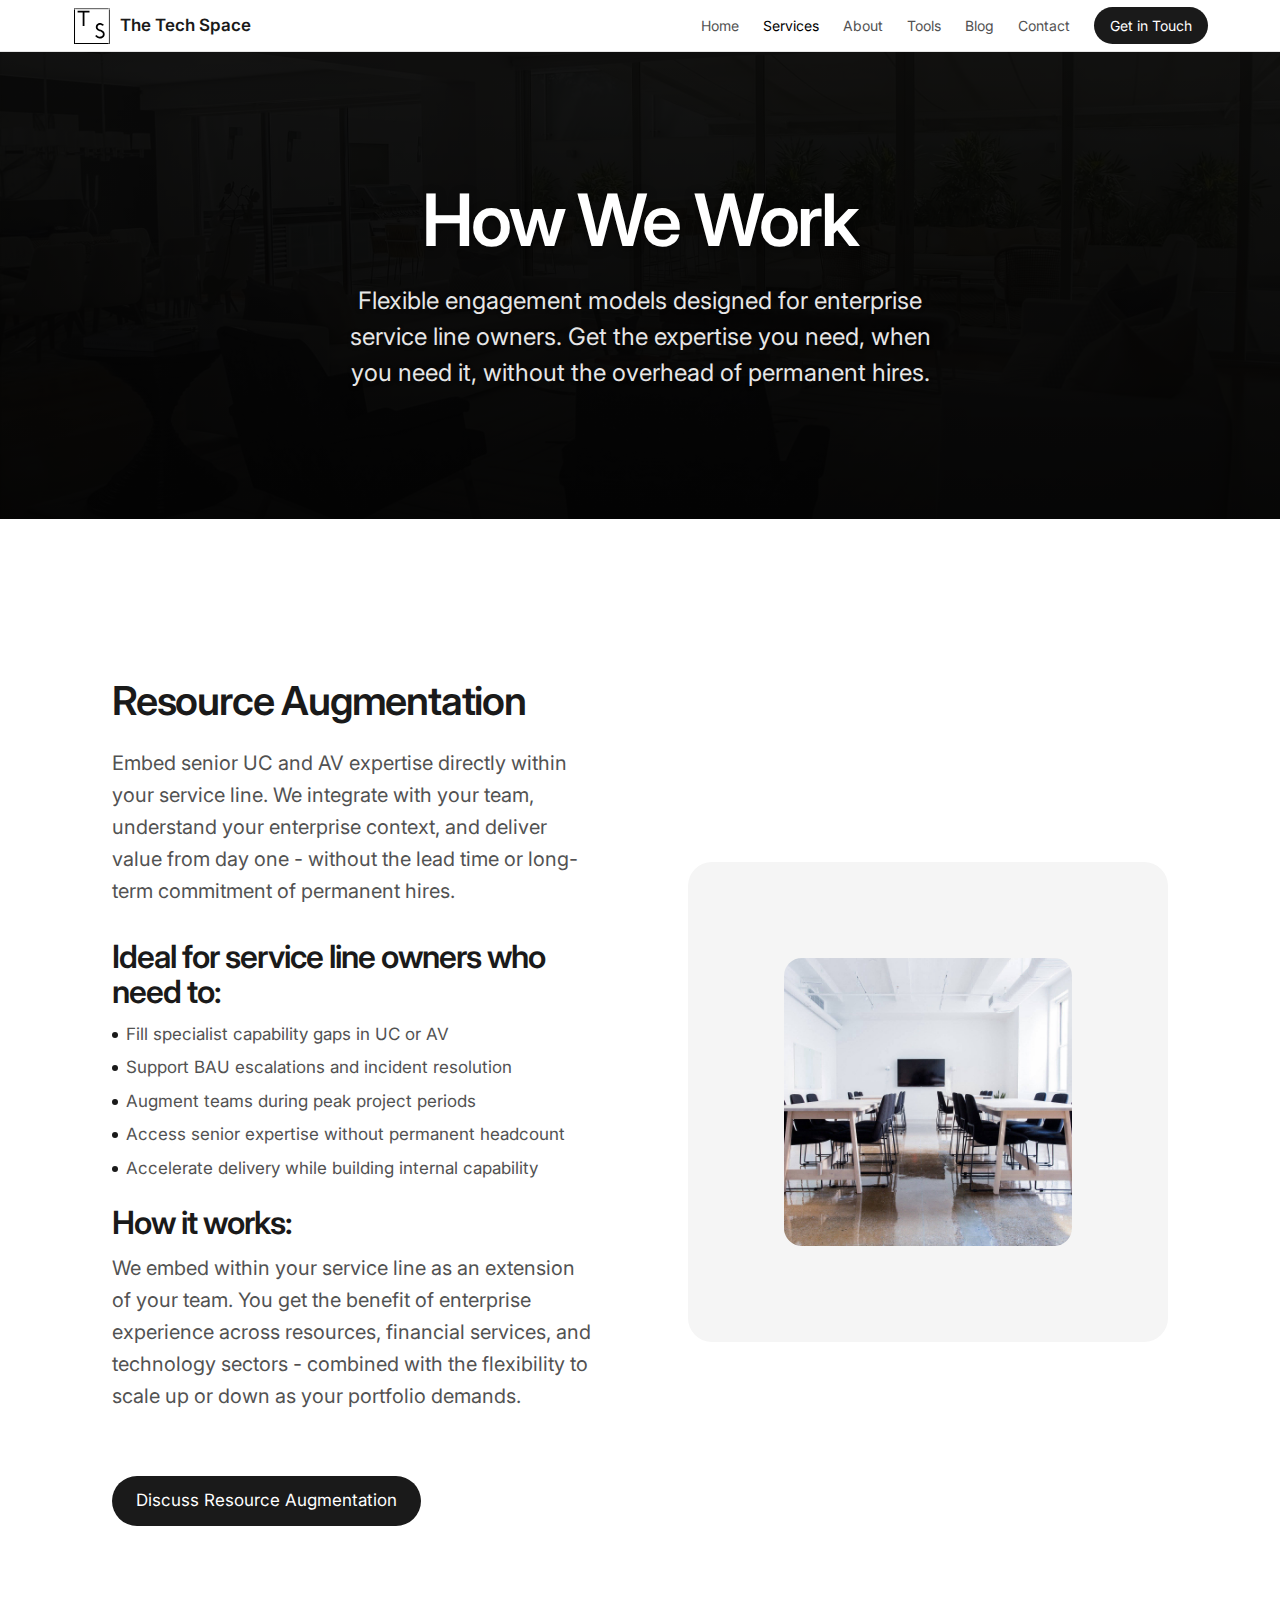
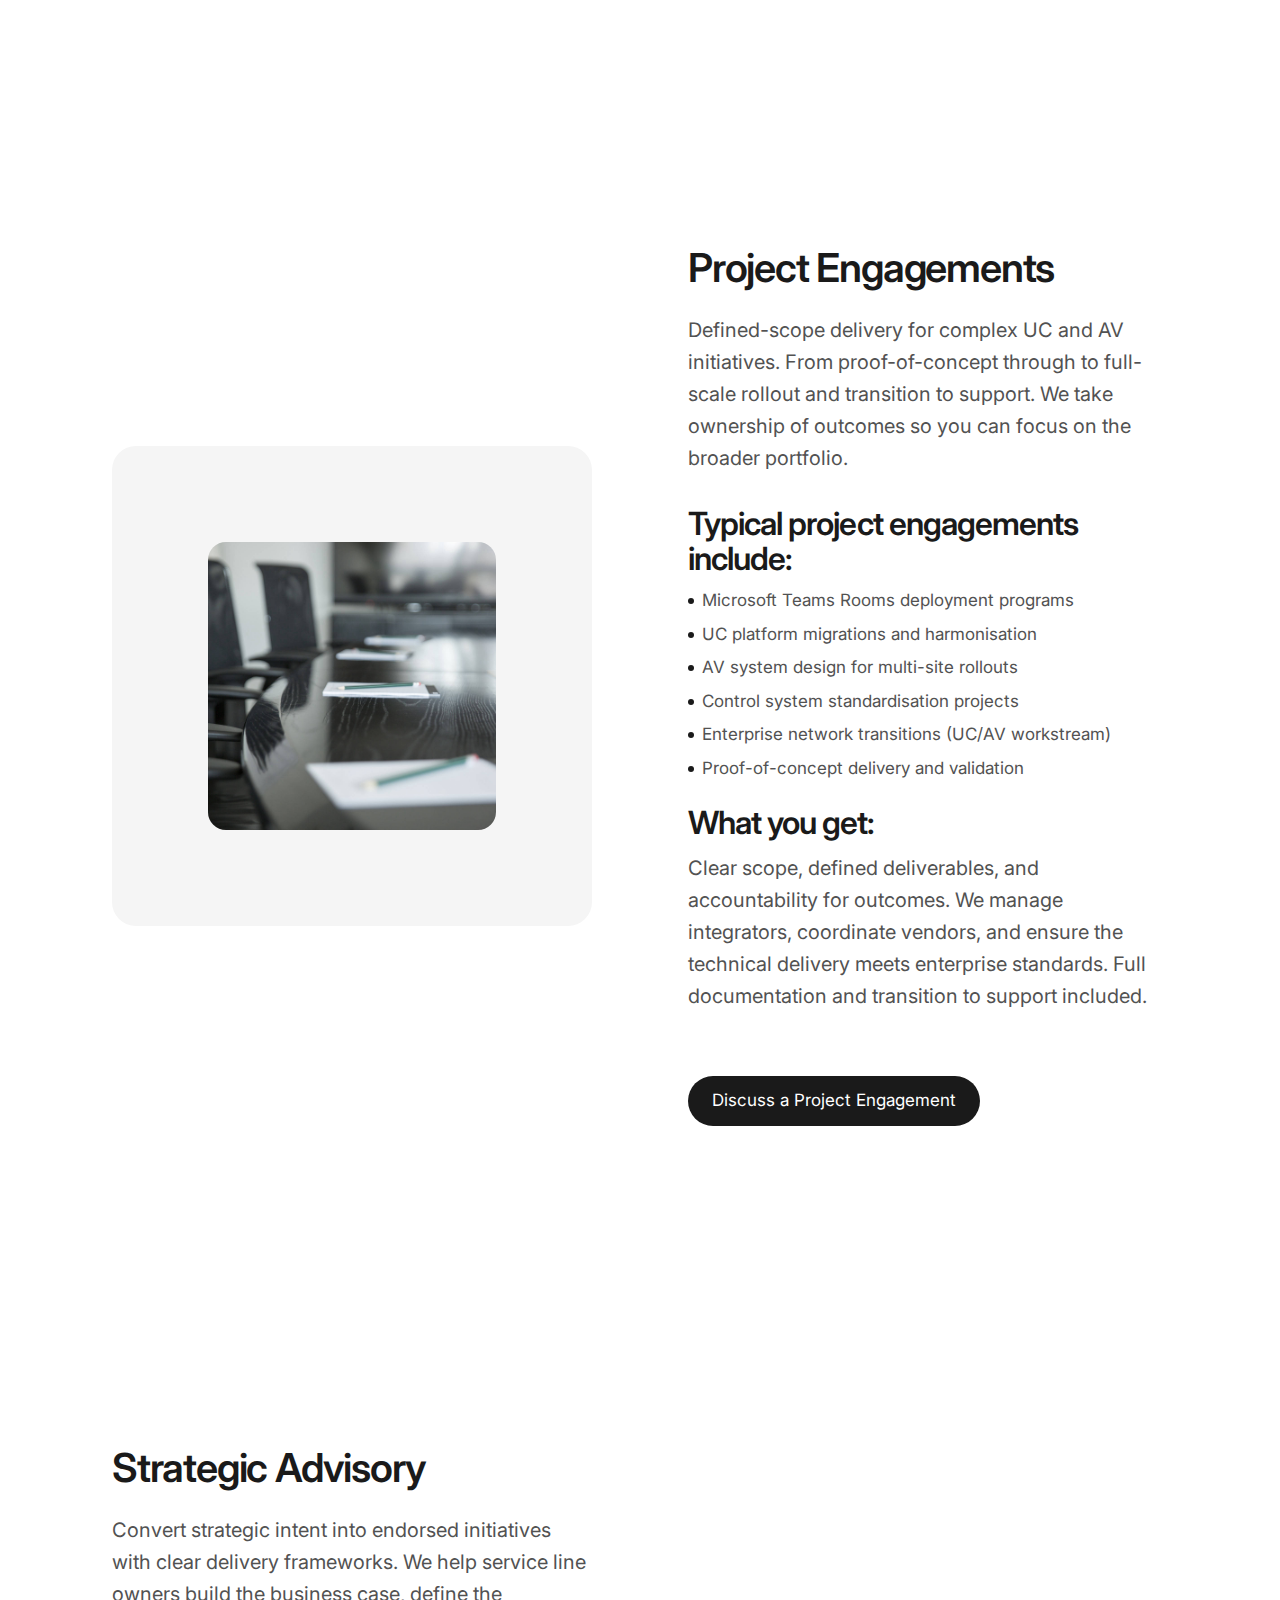
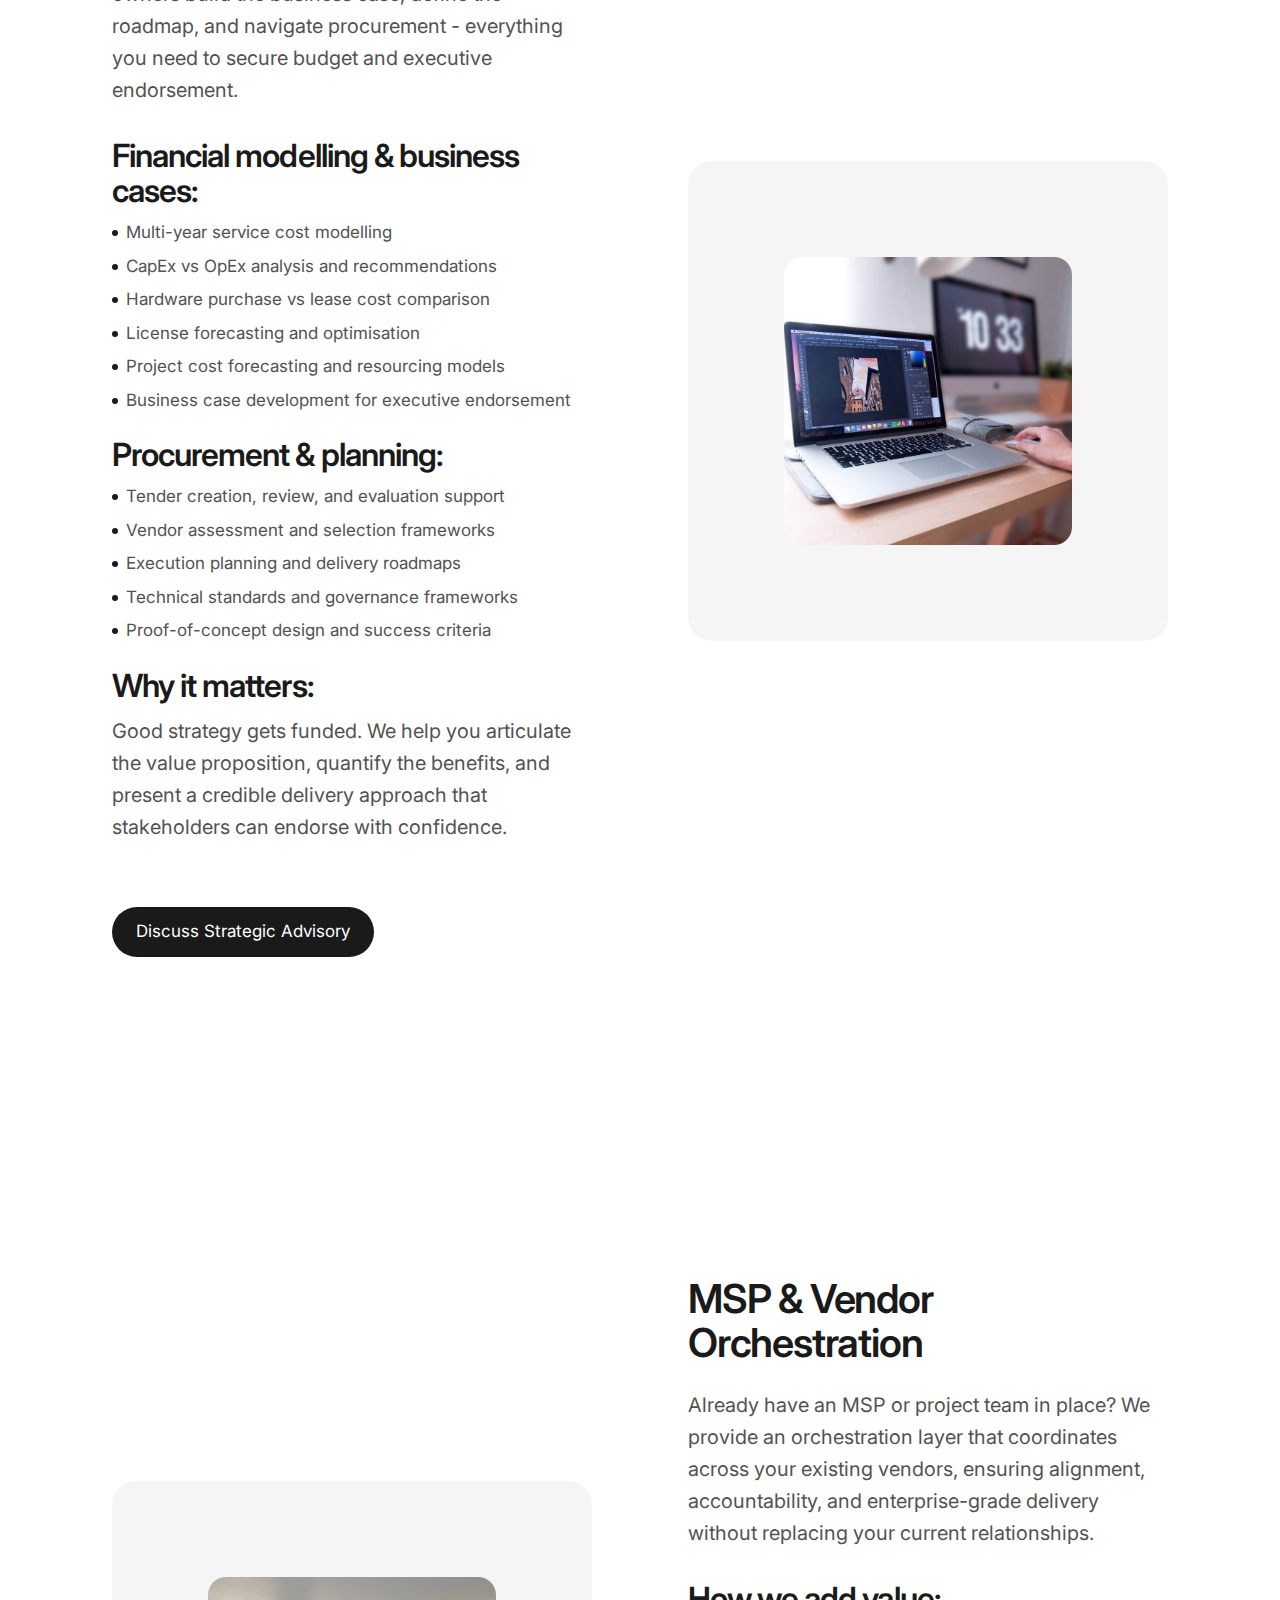
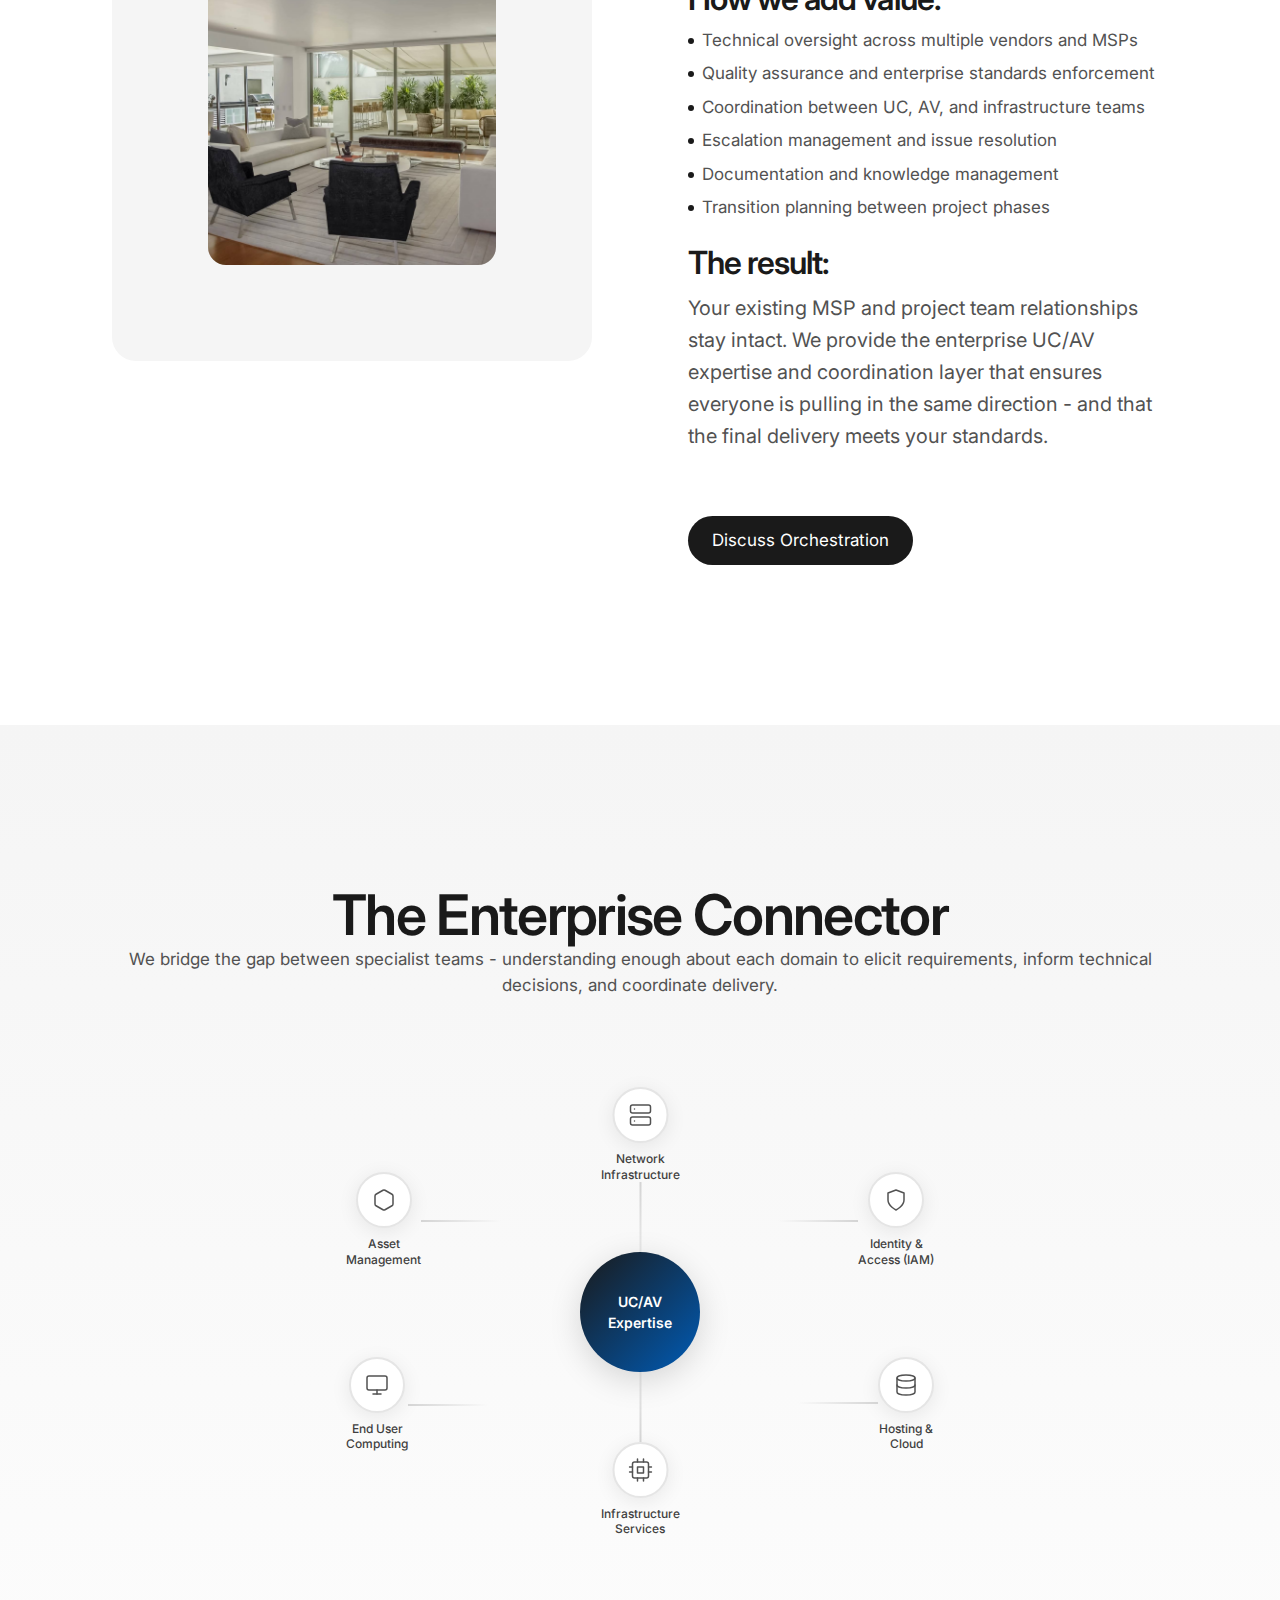
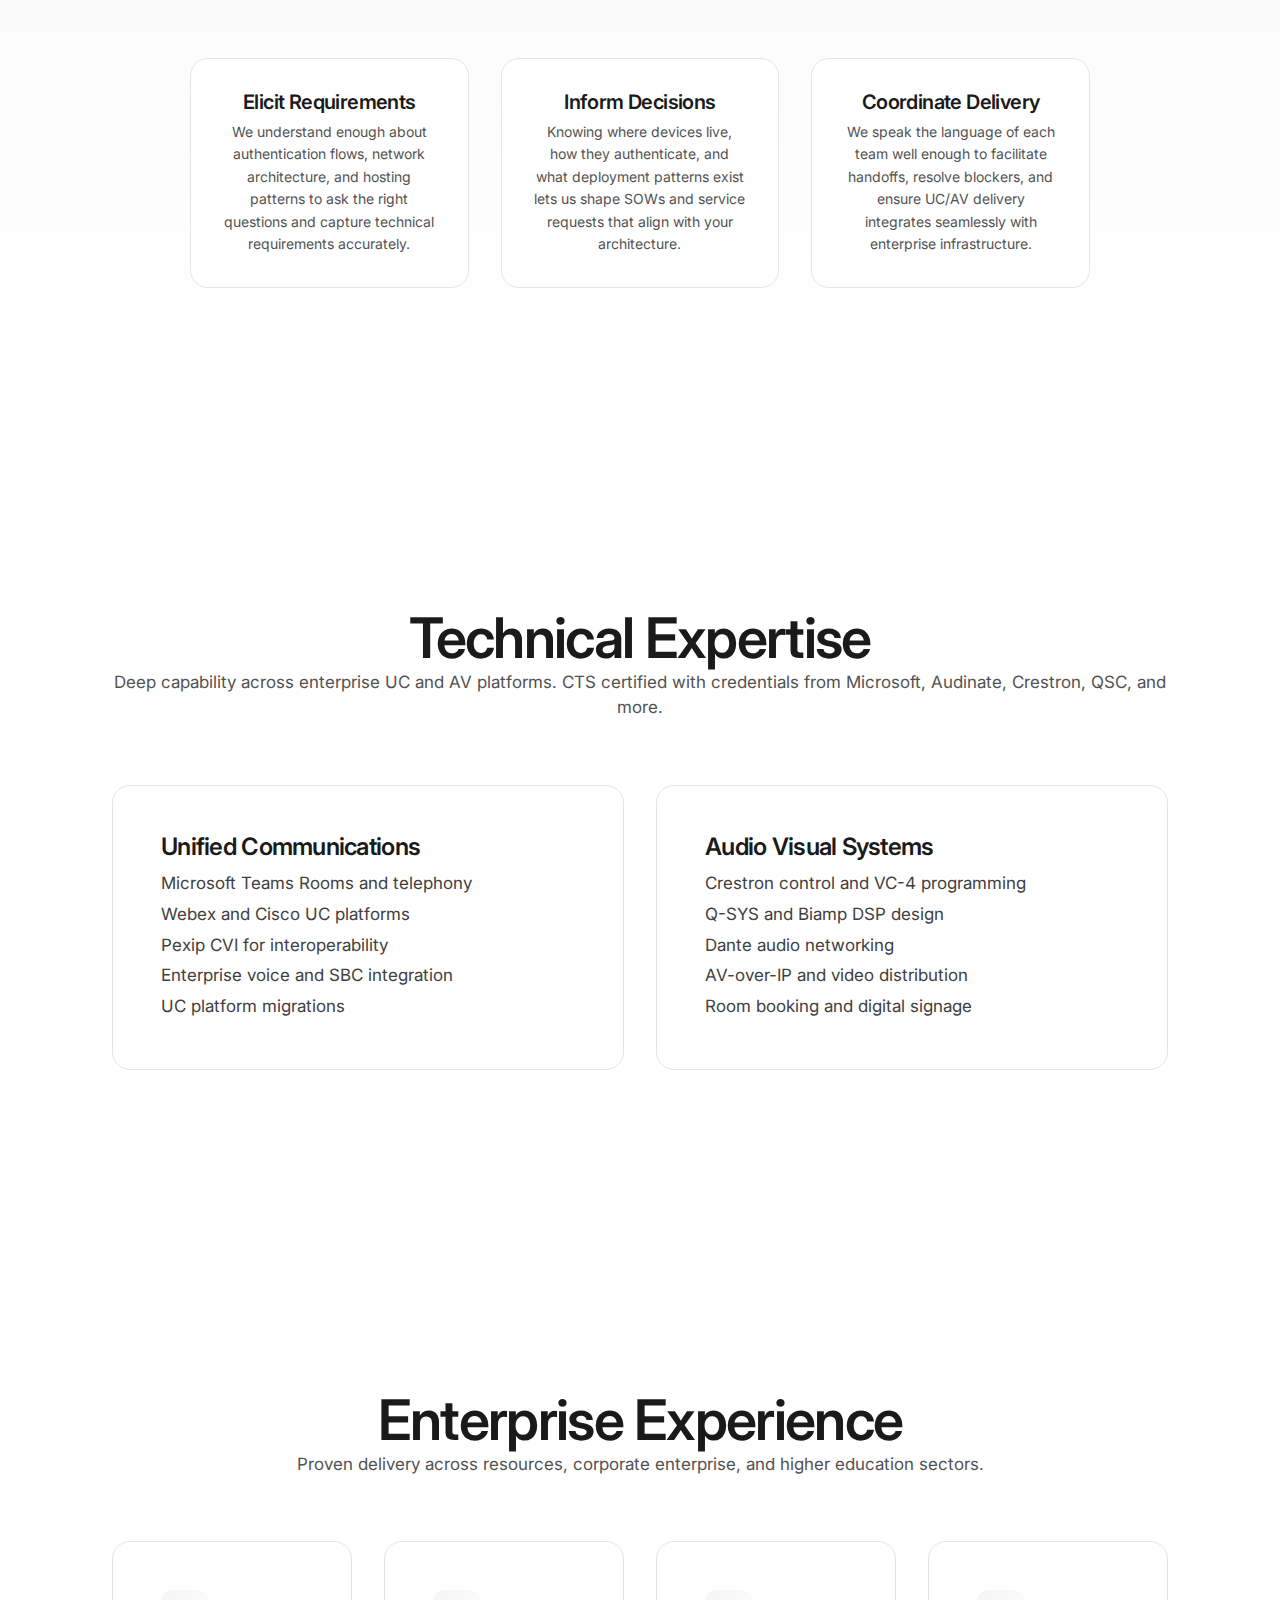
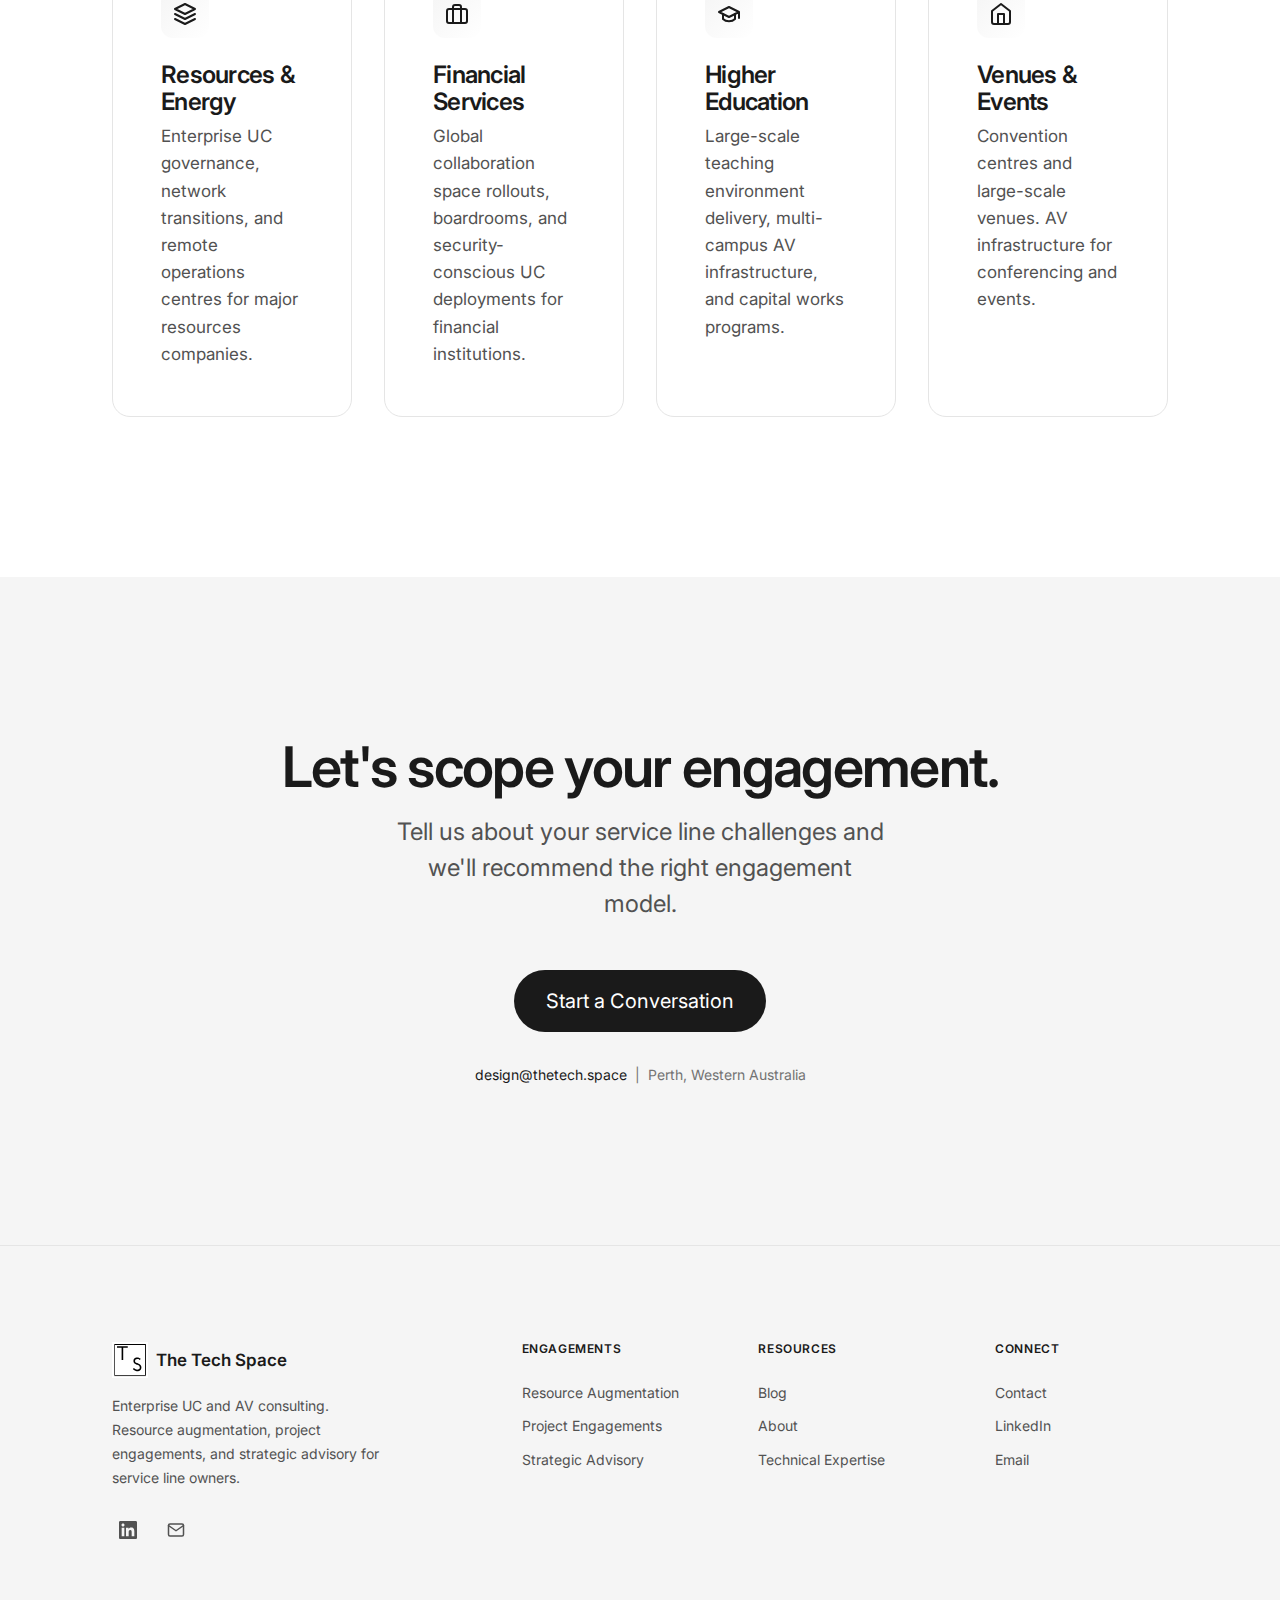
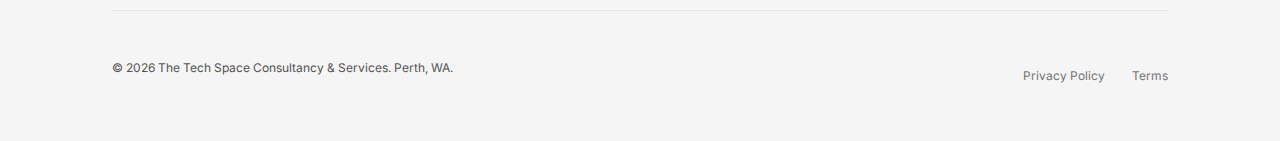
<file: services.html>
<!DOCTYPE html>
<html lang="en-AU">
<head>
  <meta charset="UTF-8">
  <meta name="viewport" content="width=device-width, initial-scale=1.0">

  <!-- Primary Meta Tags -->
  <title>Enterprise Engagement Models | The Tech Space</title>
  <meta name="title" content="Enterprise Engagement Models | The Tech Space">
  <meta name="description" content="Resource augmentation, project engagements, and strategic advisory for enterprise UC and AV. Flexible engagement models designed for service line owners who need capability now.">
  <meta name="author" content="Kevin Sing">
  <meta name="robots" content="index, follow">

  <!-- Open Graph -->
  <meta property="og:type" content="website">
  <meta property="og:url" content="https://thetech.space/services">
  <meta property="og:title" content="Enterprise Engagement Models | The Tech Space">
  <meta property="og:description" content="Resource augmentation, project engagements, and strategic advisory for enterprise UC and AV.">
  <meta property="og:image" content="https://thetech.space/assets/images/og-image.jpg">

  <!-- Canonical -->
  <link rel="canonical" href="https://thetech.space/services">

  <!-- Favicon -->
  <link rel="icon" type="image/x-icon" href="/favicon.ico">

  <!-- Fonts -->
  <link rel="preconnect" href="https://fonts.googleapis.com">
  <link rel="preconnect" href="https://fonts.gstatic.com" crossorigin>
  <link href="https://fonts.googleapis.com/css2?family=Inter:wght@400;500;600;700&display=swap" rel="stylesheet">

  <!-- Stylesheet -->
  <link rel="stylesheet" href="assets/css/main.css?v=2">
</head>
<body>
  <!-- Skip Link -->
  <a href="#main" class="sr-only">Skip to main content</a>

  <!-- Header -->
  <header class="header" id="header">
    <div class="header__inner">
      <a href="/" class="logo">
        <img src="assets/images/logo.svg" alt="The Tech Space" width="40" height="40">
        <span>The Tech Space</span>
      </a>

      <nav class="nav">
        <button class="nav-toggle" aria-label="Toggle navigation" aria-expanded="false">
          <span></span>
          <span></span>
          <span></span>
        </button>

        <ul class="nav__list" id="nav-list">
          <li><a href="/" class="nav__link">Home</a></li>
          <li><a href="/services" class="nav__link nav__link--active">Services</a></li>
          <li><a href="/about" class="nav__link">About</a></li>
          <li><a href="/tools/" class="nav__link">Tools</a></li>
          <li><a href="blog" class="nav__link">Blog</a></li>
          <li><a href="/contact" class="nav__link">Contact</a></li>
          <li><a href="/contact" class="btn btn--primary btn--sm">Get in Touch</a></li>
        </ul>
      </nav>
    </div>
  </header>

  <!-- Main Content -->
  <main id="main">
    <!-- Services Hero -->
    <section class="services-hero services-hero--with-image">
      <div class="services-hero__background">
        <img src="assets/images/corporate-lounge.jpg" alt="" aria-hidden="true">
        <div class="services-hero__overlay"></div>
      </div>
      <div class="container">
        <h1 class="services-hero__title">How We Work</h1>
        <p class="services-hero__subtitle">Flexible engagement models designed for enterprise service line owners. Get the expertise you need, when you need it, without the overhead of permanent hires.</p>
      </div>
    </section>

    <!-- Resource Augmentation -->
    <section class="section" id="augmentation">
      <div class="container">
        <div class="service-detail">
          <div class="service-detail__content">
            <h2>Resource Augmentation</h2>
            <p>Embed senior UC and AV expertise directly within your service line. We integrate with your team, understand your enterprise context, and deliver value from day one - without the lead time or long-term commitment of permanent hires.</p>

            <h4 style="margin-top: 1.5rem; margin-bottom: 0.75rem;">Ideal for service line owners who need to:</h4>
            <ul class="service-detail__list">
              <li>Fill specialist capability gaps in UC or AV</li>
              <li>Support BAU escalations and incident resolution</li>
              <li>Augment teams during peak project periods</li>
              <li>Access senior expertise without permanent headcount</li>
              <li>Accelerate delivery while building internal capability</li>
            </ul>

            <h4 style="margin-top: 1.5rem; margin-bottom: 0.75rem;">How it works:</h4>
            <p>We embed within your service line as an extension of your team. You get the benefit of enterprise experience across resources, financial services, and technology sectors - combined with the flexibility to scale up or down as your portfolio demands.</p>

            <a href="/contact" class="btn btn--primary mt-xl">Discuss Resource Augmentation</a>
          </div>

          <div class="service-detail__image">
            <img src="assets/images/meeting-room.jpg" alt="Resource Augmentation - Enterprise team collaboration environment" style="width: 100%; height: 100%; object-fit: cover; border-radius: var(--radius-lg);">
          </div>
        </div>
      </div>
    </section>

    <!-- Project Engagements -->
    <section class="section section--alt" id="projects">
      <div class="container">
        <div class="service-detail service-detail--reverse">
          <div class="service-detail__content">
            <h2>Project Engagements</h2>
            <p>Defined-scope delivery for complex UC and AV initiatives. From proof-of-concept through to full-scale rollout and transition to support. We take ownership of outcomes so you can focus on the broader portfolio.</p>

            <h4 style="margin-top: 1.5rem; margin-bottom: 0.75rem;">Typical project engagements include:</h4>
            <ul class="service-detail__list">
              <li>Microsoft Teams Rooms deployment programs</li>
              <li>UC platform migrations and harmonisation</li>
              <li>AV system design for multi-site rollouts</li>
              <li>Control system standardisation projects</li>
              <li>Enterprise network transitions (UC/AV workstream)</li>
              <li>Proof-of-concept delivery and validation</li>
            </ul>

            <h4 style="margin-top: 1.5rem; margin-bottom: 0.75rem;">What you get:</h4>
            <p>Clear scope, defined deliverables, and accountability for outcomes. We manage integrators, coordinate vendors, and ensure the technical delivery meets enterprise standards. Full documentation and transition to support included.</p>

            <a href="/contact" class="btn btn--primary mt-xl">Discuss a Project Engagement</a>
          </div>

          <div class="service-detail__image">
            <img src="assets/images/boardroom.jpg" alt="Project Engagements - Enterprise boardroom delivery" style="width: 100%; height: 100%; object-fit: cover; border-radius: var(--radius-lg);">
          </div>
        </div>
      </div>
    </section>

    <!-- Strategic Advisory -->
    <section class="section" id="advisory">
      <div class="container">
        <div class="service-detail">
          <div class="service-detail__content">
            <h2>Strategic Advisory</h2>
            <p>Convert strategic intent into endorsed initiatives with clear delivery frameworks. We help service line owners build the business case, define the roadmap, and navigate procurement - everything you need to secure budget and executive endorsement.</p>

            <h4 style="margin-top: 1.5rem; margin-bottom: 0.75rem;">Financial modelling & business cases:</h4>
            <ul class="service-detail__list">
              <li>Multi-year service cost modelling</li>
              <li>CapEx vs OpEx analysis and recommendations</li>
              <li>Hardware purchase vs lease cost comparison</li>
              <li>License forecasting and optimisation</li>
              <li>Project cost forecasting and resourcing models</li>
              <li>Business case development for executive endorsement</li>
            </ul>

            <h4 style="margin-top: 1.5rem; margin-bottom: 0.75rem;">Procurement & planning:</h4>
            <ul class="service-detail__list">
              <li>Tender creation, review, and evaluation support</li>
              <li>Vendor assessment and selection frameworks</li>
              <li>Execution planning and delivery roadmaps</li>
              <li>Technical standards and governance frameworks</li>
              <li>Proof-of-concept design and success criteria</li>
            </ul>

            <h4 style="margin-top: 1.5rem; margin-bottom: 0.75rem;">Why it matters:</h4>
            <p>Good strategy gets funded. We help you articulate the value proposition, quantify the benefits, and present a credible delivery approach that stakeholders can endorse with confidence.</p>

            <a href="/contact" class="btn btn--primary mt-xl">Discuss Strategic Advisory</a>
          </div>

          <div class="service-detail__image">
            <img src="assets/images/workspace-tech.jpg" alt="Strategic Advisory - Business strategy and planning" style="width: 100%; height: 100%; object-fit: cover; border-radius: var(--radius-lg);">
          </div>
        </div>
      </div>
    </section>

    <!-- MSP Orchestration -->
    <section class="section section--alt" id="orchestration">
      <div class="container">
        <div class="service-detail service-detail--reverse">
          <div class="service-detail__content">
            <h2>MSP & Vendor Orchestration</h2>
            <p>Already have an MSP or project team in place? We provide an orchestration layer that coordinates across your existing vendors, ensuring alignment, accountability, and enterprise-grade delivery without replacing your current relationships.</p>

            <h4 style="margin-top: 1.5rem; margin-bottom: 0.75rem;">How we add value:</h4>
            <ul class="service-detail__list">
              <li>Technical oversight across multiple vendors and MSPs</li>
              <li>Quality assurance and enterprise standards enforcement</li>
              <li>Coordination between UC, AV, and infrastructure teams</li>
              <li>Escalation management and issue resolution</li>
              <li>Documentation and knowledge management</li>
              <li>Transition planning between project phases</li>
            </ul>

            <h4 style="margin-top: 1.5rem; margin-bottom: 0.75rem;">The result:</h4>
            <p>Your existing MSP and project team relationships stay intact. We provide the enterprise UC/AV expertise and coordination layer that ensures everyone is pulling in the same direction - and that the final delivery meets your standards.</p>

            <a href="/contact" class="btn btn--primary mt-xl">Discuss Orchestration</a>
          </div>

          <div class="service-detail__image">
            <img src="assets/images/corporate-lounge.jpg" alt="MSP & Vendor Orchestration - Enterprise coordination" style="width: 100%; height: 100%; object-fit: cover; border-radius: var(--radius-lg);">
          </div>
        </div>
      </div>
    </section>

    <!-- Enterprise Connector Diagram -->
    <section class="section connector-section">
      <div class="container">
        <div class="text-center mb-3xl">
          <h2 class="section-title">The Enterprise Connector</h2>
          <p class="section-subtitle">We bridge the gap between specialist teams - understanding enough about each domain to elicit requirements, inform technical decisions, and coordinate delivery.</p>
        </div>

        <div class="connector-diagram">
          <!-- Central Hub -->
          <div class="connector-hub">
            <div class="connector-hub__inner">
              <span class="connector-hub__label">UC/AV<br>Expertise</span>
            </div>
            <div class="connector-hub__pulse"></div>
          </div>

          <!-- Team Nodes -->
          <div class="connector-node connector-node--1">
            <div class="connector-node__icon">
              <svg xmlns="http://www.w3.org/2000/svg" width="24" height="24" viewBox="0 0 24 24" fill="none" stroke="currentColor" stroke-width="1.5" stroke-linecap="round" stroke-linejoin="round">
                <rect x="2" y="2" width="20" height="8" rx="2" ry="2"></rect>
                <rect x="2" y="14" width="20" height="8" rx="2" ry="2"></rect>
                <line x1="6" y1="6" x2="6.01" y2="6"></line>
                <line x1="6" y1="18" x2="6.01" y2="18"></line>
              </svg>
            </div>
            <span class="connector-node__label">Network<br>Infrastructure</span>
            <div class="connector-line connector-line--1"></div>
          </div>

          <div class="connector-node connector-node--2">
            <div class="connector-node__icon">
              <svg xmlns="http://www.w3.org/2000/svg" width="24" height="24" viewBox="0 0 24 24" fill="none" stroke="currentColor" stroke-width="1.5" stroke-linecap="round" stroke-linejoin="round">
                <path d="M12 22s8-4 8-10V5l-8-3-8 3v7c0 6 8 10 8 10z"></path>
              </svg>
            </div>
            <span class="connector-node__label">Identity &<br>Access (IAM)</span>
            <div class="connector-line connector-line--2"></div>
          </div>

          <div class="connector-node connector-node--3">
            <div class="connector-node__icon">
              <svg xmlns="http://www.w3.org/2000/svg" width="24" height="24" viewBox="0 0 24 24" fill="none" stroke="currentColor" stroke-width="1.5" stroke-linecap="round" stroke-linejoin="round">
                <ellipse cx="12" cy="5" rx="9" ry="3"></ellipse>
                <path d="M21 12c0 1.66-4 3-9 3s-9-1.34-9-3"></path>
                <path d="M3 5v14c0 1.66 4 3 9 3s9-1.34 9-3V5"></path>
              </svg>
            </div>
            <span class="connector-node__label">Hosting &<br>Cloud</span>
            <div class="connector-line connector-line--3"></div>
          </div>

          <div class="connector-node connector-node--4">
            <div class="connector-node__icon">
              <svg xmlns="http://www.w3.org/2000/svg" width="24" height="24" viewBox="0 0 24 24" fill="none" stroke="currentColor" stroke-width="1.5" stroke-linecap="round" stroke-linejoin="round">
                <rect x="4" y="4" width="16" height="16" rx="2" ry="2"></rect>
                <rect x="9" y="9" width="6" height="6"></rect>
                <line x1="9" y1="1" x2="9" y2="4"></line>
                <line x1="15" y1="1" x2="15" y2="4"></line>
                <line x1="9" y1="20" x2="9" y2="23"></line>
                <line x1="15" y1="20" x2="15" y2="23"></line>
                <line x1="20" y1="9" x2="23" y2="9"></line>
                <line x1="20" y1="14" x2="23" y2="14"></line>
                <line x1="1" y1="9" x2="4" y2="9"></line>
                <line x1="1" y1="14" x2="4" y2="14"></line>
              </svg>
            </div>
            <span class="connector-node__label">Infrastructure<br>Services</span>
            <div class="connector-line connector-line--4"></div>
          </div>

          <div class="connector-node connector-node--5">
            <div class="connector-node__icon">
              <svg xmlns="http://www.w3.org/2000/svg" width="24" height="24" viewBox="0 0 24 24" fill="none" stroke="currentColor" stroke-width="1.5" stroke-linecap="round" stroke-linejoin="round">
                <rect x="2" y="3" width="20" height="14" rx="2" ry="2"></rect>
                <line x1="8" y1="21" x2="16" y2="21"></line>
                <line x1="12" y1="17" x2="12" y2="21"></line>
              </svg>
            </div>
            <span class="connector-node__label">End User<br>Computing</span>
            <div class="connector-line connector-line--5"></div>
          </div>

          <div class="connector-node connector-node--6">
            <div class="connector-node__icon">
              <svg xmlns="http://www.w3.org/2000/svg" width="24" height="24" viewBox="0 0 24 24" fill="none" stroke="currentColor" stroke-width="1.5" stroke-linecap="round" stroke-linejoin="round">
                <path d="M21 16V8a2 2 0 0 0-1-1.73l-7-4a2 2 0 0 0-2 0l-7 4A2 2 0 0 0 3 8v8a2 2 0 0 0 1 1.73l7 4a2 2 0 0 0 2 0l7-4A2 2 0 0 0 21 16z"></path>
              </svg>
            </div>
            <span class="connector-node__label">Asset<br>Management</span>
            <div class="connector-line connector-line--6"></div>
          </div>

          <!-- Animated Data Packets -->
          <div class="connector-packet connector-packet--1"></div>
          <div class="connector-packet connector-packet--2"></div>
          <div class="connector-packet connector-packet--3"></div>
          <div class="connector-packet connector-packet--4"></div>
          <div class="connector-packet connector-packet--5"></div>
          <div class="connector-packet connector-packet--6"></div>
        </div>

        <div class="connector-explanation">
          <div class="connector-explanation__item">
            <h4>Elicit Requirements</h4>
            <p>We understand enough about authentication flows, network architecture, and hosting patterns to ask the right questions and capture technical requirements accurately.</p>
          </div>
          <div class="connector-explanation__item">
            <h4>Inform Decisions</h4>
            <p>Knowing where devices live, how they authenticate, and what deployment patterns exist lets us shape SOWs and service requests that align with your architecture.</p>
          </div>
          <div class="connector-explanation__item">
            <h4>Coordinate Delivery</h4>
            <p>We speak the language of each team well enough to facilitate handoffs, resolve blockers, and ensure UC/AV delivery integrates seamlessly with enterprise infrastructure.</p>
          </div>
        </div>
      </div>
    </section>

    <!-- Technical Expertise -->
    <section class="section section--alt">
      <div class="container">
        <div class="text-center mb-3xl">
          <h2 class="section-title">Technical Expertise</h2>
          <p class="section-subtitle">Deep capability across enterprise UC and AV platforms. CTS certified with credentials from Microsoft, Audinate, Crestron, QSC, and more.</p>
        </div>

        <div class="grid grid--2">
          <div class="card">
            <h3 class="card__title">Unified Communications</h3>
            <ul style="color: var(--color-gray-700); line-height: 1.8;">
              <li>Microsoft Teams Rooms and telephony</li>
              <li>Webex and Cisco UC platforms</li>
              <li>Pexip CVI for interoperability</li>
              <li>Enterprise voice and SBC integration</li>
              <li>UC platform migrations</li>
            </ul>
          </div>

          <div class="card">
            <h3 class="card__title">Audio Visual Systems</h3>
            <ul style="color: var(--color-gray-700); line-height: 1.8;">
              <li>Crestron control and VC-4 programming</li>
              <li>Q-SYS and Biamp DSP design</li>
              <li>Dante audio networking</li>
              <li>AV-over-IP and video distribution</li>
              <li>Room booking and digital signage</li>
            </ul>
          </div>
        </div>
      </div>
    </section>

    <!-- Enterprise Experience -->
    <section class="section">
      <div class="container">
        <div class="text-center mb-3xl">
          <h2 class="section-title">Enterprise Experience</h2>
          <p class="section-subtitle">Proven delivery across resources, corporate enterprise, and higher education sectors.</p>
        </div>

        <div class="grid grid--4">
          <div class="card card--service">
            <div class="card__icon">
              <svg xmlns="http://www.w3.org/2000/svg" width="28" height="28" viewBox="0 0 24 24" fill="none" stroke="currentColor" stroke-width="2" stroke-linecap="round" stroke-linejoin="round">
                <path d="M12 2L2 7l10 5 10-5-10-5z"></path>
                <path d="M2 17l10 5 10-5"></path>
                <path d="M2 12l10 5 10-5"></path>
              </svg>
            </div>
            <h3 class="card__title">Resources & Energy</h3>
            <p class="card__description">Enterprise UC governance, network transitions, and remote operations centres for major resources companies.</p>
          </div>

          <div class="card card--service">
            <div class="card__icon">
              <svg xmlns="http://www.w3.org/2000/svg" width="28" height="28" viewBox="0 0 24 24" fill="none" stroke="currentColor" stroke-width="2" stroke-linecap="round" stroke-linejoin="round">
                <rect x="2" y="7" width="20" height="14" rx="2" ry="2"></rect>
                <path d="M16 21V5a2 2 0 0 0-2-2h-4a2 2 0 0 0-2 2v16"></path>
              </svg>
            </div>
            <h3 class="card__title">Financial Services</h3>
            <p class="card__description">Global collaboration space rollouts, boardrooms, and security-conscious UC deployments for financial institutions.</p>
          </div>

          <div class="card card--service">
            <div class="card__icon">
              <svg xmlns="http://www.w3.org/2000/svg" width="28" height="28" viewBox="0 0 24 24" fill="none" stroke="currentColor" stroke-width="2" stroke-linecap="round" stroke-linejoin="round">
                <path d="M22 10v6M2 10l10-5 10 5-10 5z"></path>
                <path d="M6 12v5c3 3 9 3 12 0v-5"></path>
              </svg>
            </div>
            <h3 class="card__title">Higher Education</h3>
            <p class="card__description">Large-scale teaching environment delivery, multi-campus AV infrastructure, and capital works programs.</p>
          </div>

          <div class="card card--service">
            <div class="card__icon">
              <svg xmlns="http://www.w3.org/2000/svg" width="28" height="28" viewBox="0 0 24 24" fill="none" stroke="currentColor" stroke-width="2" stroke-linecap="round" stroke-linejoin="round">
                <path d="M3 9l9-7 9 7v11a2 2 0 0 1-2 2H5a2 2 0 0 1-2-2z"></path>
                <polyline points="9 22 9 12 15 12 15 22"></polyline>
              </svg>
            </div>
            <h3 class="card__title">Venues & Events</h3>
            <p class="card__description">Convention centres and large-scale venues. AV infrastructure for conferencing and events.</p>
          </div>
        </div>
      </div>
    </section>

    <!-- CTA Section -->
    <section class="section cta">
      <div class="container">
        <h2 class="cta__title">Let's scope your engagement.</h2>
        <p class="cta__text">Tell us about your service line challenges and we'll recommend the right engagement model.</p>
        <a href="/contact" class="btn btn--primary btn--lg">Start a Conversation</a>
        <p class="cta__contact">
          <a href="mailto:design@thetech.space">design@thetech.space</a> &nbsp;|&nbsp; Perth, Western Australia
        </p>
      </div>
    </section>
  </main>

  <!-- Footer -->
  <footer class="footer">
    <div class="container">
      <div class="footer__grid">
        <div class="footer__brand">
          <a href="/" class="footer__logo">
            <img src="assets/images/logo.svg" alt="The Tech Space" width="36" height="36">
            <span>The Tech Space</span>
          </a>
          <p class="footer__description">Enterprise UC and AV consulting. Resource augmentation, project engagements, and strategic advisory for service line owners.</p>
          <div class="footer__social">
            <a href="https://linkedin.com/in/kevinsing" target="_blank" rel="noopener noreferrer" aria-label="LinkedIn">
              <svg xmlns="http://www.w3.org/2000/svg" width="18" height="18" viewBox="0 0 24 24" fill="currentColor">
                <path d="M20.447 20.452h-3.554v-5.569c0-1.328-.027-3.037-1.852-3.037-1.853 0-2.136 1.445-2.136 2.939v5.667H9.351V9h3.414v1.561h.046c.477-.9 1.637-1.85 3.37-1.85 3.601 0 4.267 2.37 4.267 5.455v6.286zM5.337 7.433c-1.144 0-2.063-.926-2.063-2.065 0-1.138.92-2.063 2.063-2.063 1.14 0 2.064.925 2.064 2.063 0 1.139-.925 2.065-2.064 2.065zm1.782 13.019H3.555V9h3.564v11.452zM22.225 0H1.771C.792 0 0 .774 0 1.729v20.542C0 23.227.792 24 1.771 24h20.451C23.2 24 24 23.227 24 22.271V1.729C24 .774 23.2 0 22.222 0h.003z"/>
              </svg>
            </a>
            <a href="mailto:design@thetech.space" aria-label="Email">
              <svg xmlns="http://www.w3.org/2000/svg" width="18" height="18" viewBox="0 0 24 24" fill="none" stroke="currentColor" stroke-width="2" stroke-linecap="round" stroke-linejoin="round">
                <path d="M4 4h16c1.1 0 2 .9 2 2v12c0 1.1-.9 2-2 2H4c-1.1 0-2-.9-2-2V6c0-1.1.9-2 2-2z"></path>
                <polyline points="22,6 12,13 2,6"></polyline>
              </svg>
            </a>
          </div>
        </div>

        <div>
          <h4 class="footer__title">Engagements</h4>
          <ul class="footer__links">
            <li><a href="services.html#augmentation">Resource Augmentation</a></li>
            <li><a href="services.html#projects">Project Engagements</a></li>
            <li><a href="services.html#advisory">Strategic Advisory</a></li>
          </ul>
        </div>

        <div>
          <h4 class="footer__title">Resources</h4>
          <ul class="footer__links">
            <li><a href="blog">Blog</a></li>
            <li><a href="/about">About</a></li>
            <li><a href="about.html#expertise">Technical Expertise</a></li>
          </ul>
        </div>

        <div>
          <h4 class="footer__title">Connect</h4>
          <ul class="footer__links">
            <li><a href="/contact">Contact</a></li>
            <li><a href="https://linkedin.com/in/kevinsing" target="_blank" rel="noopener noreferrer">LinkedIn</a></li>
            <li><a href="mailto:design@thetech.space">Email</a></li>
          </ul>
        </div>
      </div>

      <div class="footer__bottom">
        <p>&copy; 2026 The Tech Space Consultancy & Services. Perth, WA.</p>
        <div class="footer__legal">
          <a href="#">Privacy Policy</a>
          <a href="#">Terms</a>
        </div>
      </div>
    </div>
  </footer>

  <!-- JavaScript -->
  <script src="assets/js/main.js"></script>
  <script src="assets/js/analytics.js"></script>
</body>
</html>
</file>
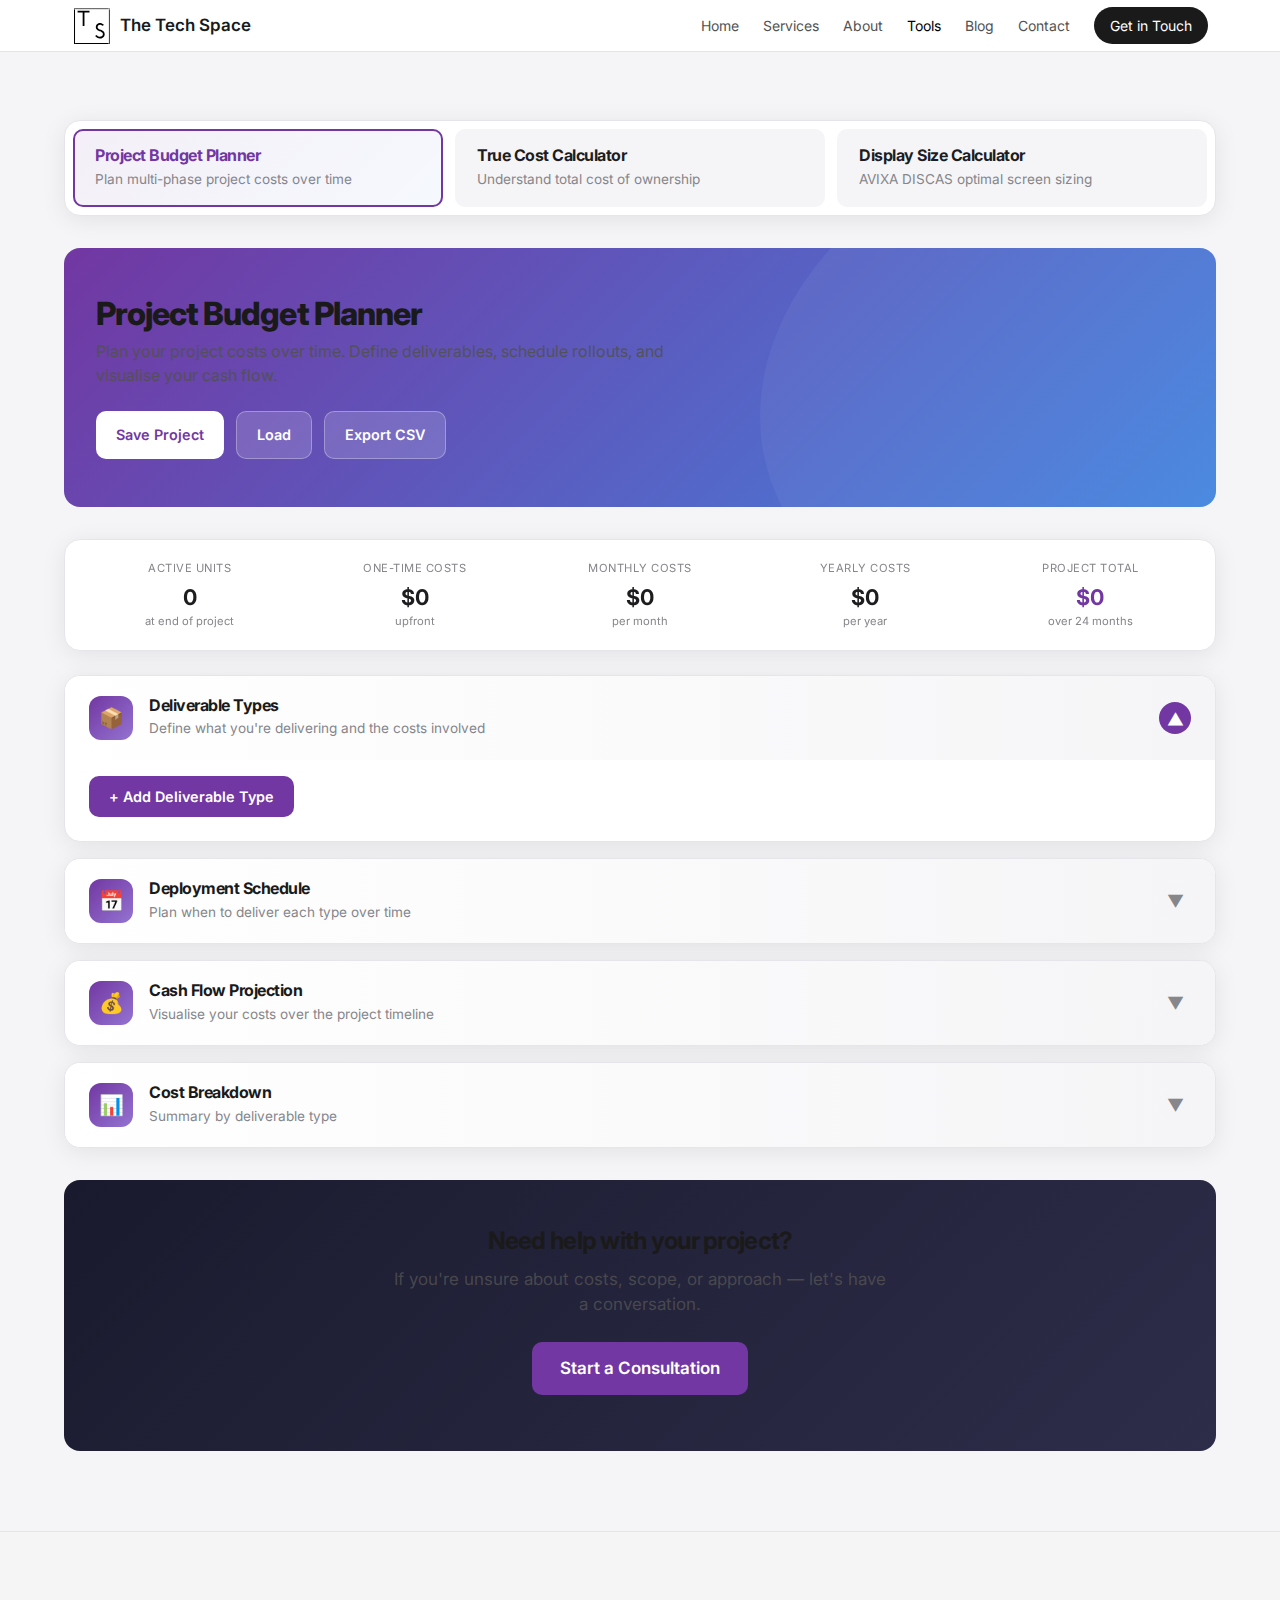
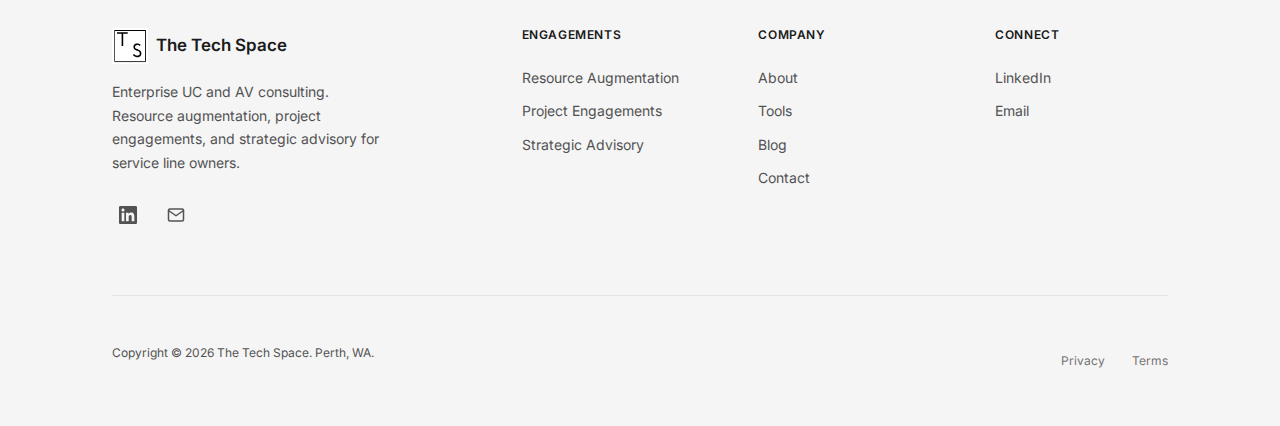
<file: tools.html>
<!DOCTYPE html>
<html lang="en-AU">
<head>
  <meta charset="UTF-8">
  <meta name="viewport" content="width=device-width, initial-scale=1.0">

  <!-- Primary Meta Tags -->
  <title>Tools | The Tech Space</title>
  <meta name="title" content="Tools | The Tech Space">
  <meta name="description" content="Free UC/AV planning tools: Project Budget Planner for multi-phase rollouts and True Cost Calculator for total cost of ownership analysis.">
  <meta name="keywords" content="UC AV budget planner, total cost of ownership calculator, TCO calculator, project cost estimator, AV project planning">
  <meta name="author" content="Kevin Sing">
  <meta name="robots" content="index, follow">

  <!-- Geographic -->
  <meta name="geo.region" content="AU-WA">
  <meta name="geo.placename" content="Perth">

  <!-- Open Graph / Facebook -->
  <meta property="og:type" content="website">
  <meta property="og:url" content="https://thetech.space/tools.html">
  <meta property="og:title" content="Tools | The Tech Space">
  <meta property="og:description" content="Free UC/AV planning tools: Project Budget Planner and True Cost Calculator.">
  <meta property="og:image" content="https://thetech.space/assets/images/og-image.jpg">
  <meta property="og:locale" content="en_AU">

  <!-- Canonical -->
  <link rel="canonical" href="https://thetech.space/tools.html">

  <!-- Favicon -->
  <link rel="icon" type="image/x-icon" href="/favicon.ico">

  <!-- Fonts -->
  <link rel="preconnect" href="https://fonts.googleapis.com">
  <link rel="preconnect" href="https://fonts.gstatic.com" crossorigin>
  <link href="https://fonts.googleapis.com/css2?family=Inter:wght@400;500;600;700;800&display=swap" rel="stylesheet">

  <!-- Main Stylesheet -->
  <link rel="stylesheet" href="assets/css/main.css?v=3">

  <!-- Tools-specific Styles -->
  <style>
    /* ==========================================
       TOOLS PAGE STYLES
       ========================================== */

    :root {
      --tools-primary: #7237a2;
      --tools-primary-light: #9473d2;
      --tools-primary-dark: #4a2469;
      --tools-secondary: #4284df;
      --tools-accent: #f27d7a;
      --tools-success: #22c55e;
      --tools-warning: #f59e0b;
      --tools-bg: #f5f5f7;
      --tools-bg-white: #ffffff;
      --tools-bg-dark: #1a1a2e;
      --tools-border: #e5e5ea;
      --tools-text: #1d1d1f;
      --tools-text-muted: #86868b;
      --tools-shadow: 0 4px 24px rgba(0,0,0,0.08);
      --tools-shadow-lg: 0 12px 48px rgba(114, 55, 162, 0.15);
      --tools-radius: 16px;
      --tools-radius-sm: 10px;
    }

    .tools-page {
      padding: 120px 0 80px;
      background: var(--tools-bg);
      min-height: 100vh;
    }

    .tools-container {
      max-width: 1200px;
      margin: 0 auto;
      padding: 0 24px;
    }

    /* Tool Navigation */
    .tool-nav {
      display: flex;
      gap: 12px;
      margin-bottom: 32px;
      padding: 8px;
      background: var(--tools-bg-white);
      border-radius: var(--tools-radius);
      box-shadow: var(--tools-shadow);
      border: 1px solid var(--tools-border);
    }

    .tool-nav-btn {
      flex: 1;
      padding: 16px 20px;
      border: 2px solid transparent;
      border-radius: var(--tools-radius-sm);
      background: var(--tools-bg);
      cursor: pointer;
      transition: all 0.3s ease;
      text-align: left;
      font-family: inherit;
    }

    .tool-nav-btn:hover {
      border-color: var(--tools-primary-light);
      background: rgba(114, 55, 162, 0.05);
    }

    .tool-nav-btn.active {
      border-color: var(--tools-primary);
      background: linear-gradient(135deg, rgba(114, 55, 162, 0.08) 0%, rgba(66, 132, 223, 0.05) 100%);
    }

    .tool-nav-btn h3 {
      font-size: 1rem;
      font-weight: 700;
      margin: 0 0 4px;
      color: var(--tools-text);
    }

    .tool-nav-btn p {
      font-size: 0.85rem;
      color: var(--tools-text-muted);
      margin: 0;
    }

    .tool-nav-btn.active h3 {
      color: var(--tools-primary);
    }

    .tool-section {
      display: none;
    }

    .tool-section.active {
      display: block;
    }

    /* Tool Hero */
    .tool-hero {
      background: linear-gradient(135deg, var(--tools-primary) 0%, var(--tools-secondary) 100%);
      padding: 48px 32px;
      border-radius: var(--tools-radius);
      color: #fff;
      margin-bottom: 32px;
      position: relative;
      overflow: hidden;
    }

    .tool-hero::before {
      content: '';
      position: absolute;
      top: -50%;
      right: -20%;
      width: 60%;
      height: 200%;
      background: rgba(255,255,255,0.05);
      border-radius: 50%;
      transform: rotate(-15deg);
    }

    .tool-hero h1 {
      font-size: 2rem;
      font-weight: 800;
      margin: 0 0 8px;
      position: relative;
    }

    .tool-hero p {
      font-size: 1rem;
      opacity: 0.9;
      margin: 0 0 24px;
      max-width: 600px;
      position: relative;
    }

    .hero-actions {
      display: flex;
      gap: 12px;
      flex-wrap: wrap;
      position: relative;
    }

    .btn-hero {
      padding: 12px 20px;
      border-radius: var(--tools-radius-sm);
      font-weight: 600;
      font-size: 0.9rem;
      cursor: pointer;
      transition: all 0.3s ease;
      display: inline-flex;
      align-items: center;
      gap: 8px;
      border: none;
      font-family: inherit;
    }

    .btn-hero-primary {
      background: #fff;
      color: var(--tools-primary);
    }

    .btn-hero-primary:hover {
      transform: translateY(-2px);
      box-shadow: 0 8px 24px rgba(0,0,0,0.2);
    }

    .btn-hero-outline {
      background: rgba(255,255,255,0.15);
      color: #fff;
      border: 1px solid rgba(255,255,255,0.3);
    }

    .btn-hero-outline:hover {
      background: rgba(255,255,255,0.25);
    }

    /* Summary Bar */
    .summary-bar {
      background: var(--tools-bg-white);
      border-radius: var(--tools-radius);
      padding: 20px 24px;
      margin-bottom: 24px;
      box-shadow: var(--tools-shadow);
      display: grid;
      grid-template-columns: repeat(auto-fit, minmax(140px, 1fr));
      gap: 24px;
      position: sticky;
      top: 90px;
      z-index: 100;
      border: 1px solid var(--tools-border);
    }

    .summary-item {
      text-align: center;
    }

    .summary-label {
      font-size: 0.7rem;
      text-transform: uppercase;
      letter-spacing: 0.5px;
      color: var(--tools-text-muted);
      margin-bottom: 4px;
    }

    .summary-value {
      font-size: 1.35rem;
      font-weight: 700;
      color: var(--tools-text);
    }

    .summary-value.highlight {
      color: var(--tools-primary);
    }

    .summary-sub {
      font-size: 0.7rem;
      color: var(--tools-text-muted);
    }

    /* Sections */
    .tool-card {
      background: var(--tools-bg-white);
      border-radius: var(--tools-radius);
      margin-bottom: 16px;
      box-shadow: var(--tools-shadow);
      overflow: hidden;
      border: 1px solid var(--tools-border);
    }

    .tool-card-header {
      padding: 20px 24px;
      display: flex;
      align-items: center;
      justify-content: space-between;
      cursor: pointer;
      background: linear-gradient(to right, var(--tools-bg-white) 0%, var(--tools-bg) 100%);
      transition: all 0.2s ease;
    }

    .tool-card-header:hover {
      background: var(--tools-bg);
    }

    .tool-card-header-left {
      display: flex;
      align-items: center;
      gap: 16px;
    }

    .tool-card-icon {
      width: 44px;
      height: 44px;
      background: linear-gradient(135deg, var(--tools-primary) 0%, var(--tools-primary-light) 100%);
      border-radius: 12px;
      display: flex;
      align-items: center;
      justify-content: center;
      font-size: 1.25rem;
    }

    .tool-card-title {
      font-size: 1rem;
      font-weight: 700;
      margin: 0;
    }

    .tool-card-subtitle {
      font-size: 0.85rem;
      color: var(--tools-text-muted);
      margin: 4px 0 0;
    }

    .tool-card-toggle {
      width: 32px;
      height: 32px;
      border-radius: 50%;
      background: var(--tools-bg);
      display: flex;
      align-items: center;
      justify-content: center;
      transition: all 0.3s ease;
      color: var(--tools-text-muted);
    }

    .tool-card.open .tool-card-toggle {
      transform: rotate(180deg);
      background: var(--tools-primary);
      color: #fff;
    }

    .tool-card-body {
      max-height: 0;
      overflow: hidden;
      transition: max-height 0.4s ease;
    }

    .tool-card.open .tool-card-body {
      max-height: 3000px;
    }

    .tool-card-content {
      padding: 0 24px 24px;
    }

    /* Room Types */
    .room-types-list {
      display: flex;
      flex-direction: column;
      gap: 16px;
    }

    .room-type-card {
      background: var(--tools-bg);
      border-radius: var(--tools-radius-sm);
      overflow: hidden;
      border: 1px solid var(--tools-border);
    }

    .room-type-header {
      padding: 16px 20px;
      display: flex;
      align-items: center;
      justify-content: space-between;
      gap: 16px;
      cursor: pointer;
    }

    .room-type-name-input {
      font-weight: 600;
      font-size: 0.95rem;
      border: none;
      background: transparent;
      padding: 6px 10px;
      border-radius: 6px;
      flex: 1;
      max-width: 250px;
    }

    .room-type-name-input:focus {
      outline: none;
      background: var(--tools-bg-white);
      box-shadow: 0 0 0 2px var(--tools-primary-light);
    }

    .room-type-summary {
      display: flex;
      align-items: center;
      gap: 24px;
      font-size: 0.85rem;
    }

    .room-type-total {
      font-weight: 700;
      color: var(--tools-primary);
    }

    .room-type-actions {
      display: flex;
      gap: 8px;
    }

    .room-type-body {
      max-height: 0;
      overflow: hidden;
      transition: max-height 0.35s ease;
    }

    .room-type-card.expanded .room-type-body {
      max-height: 2000px;
    }

    .room-type-content {
      padding: 0 20px 20px;
      display: grid;
      grid-template-columns: repeat(auto-fit, minmax(280px, 1fr));
      gap: 16px;
    }

    /* Cost Categories */
    .cost-category {
      background: var(--tools-bg-white);
      border-radius: var(--tools-radius-sm);
      padding: 16px;
      border: 1px solid var(--tools-border);
    }

    .cost-category-header {
      display: flex;
      align-items: center;
      justify-content: space-between;
      margin-bottom: 12px;
      padding-bottom: 8px;
      border-bottom: 1px solid var(--tools-border);
    }

    .cost-category-title {
      font-weight: 600;
      font-size: 0.85rem;
      display: flex;
      align-items: center;
      gap: 8px;
    }

    .category-dot {
      width: 8px;
      height: 8px;
      border-radius: 50%;
    }

    .dot-hardware { background: var(--tools-secondary); }
    .dot-license { background: var(--tools-accent); }
    .dot-service { background: var(--tools-success); }
    .dot-labour { background: var(--tools-warning); }

    .cost-items {
      display: flex;
      flex-direction: column;
      gap: 12px;
    }

    .cost-item {
      background: var(--tools-bg);
      border: 1px solid var(--tools-border);
      border-radius: 8px;
      padding: 10px;
    }

    .cost-item-row1 {
      display: grid;
      grid-template-columns: 1fr 80px 24px;
      gap: 8px;
      align-items: center;
      margin-bottom: 8px;
    }

    .cost-item-row2 {
      display: flex;
      gap: 8px;
      align-items: center;
      flex-wrap: wrap;
    }

    .cost-item input[type="text"],
    .cost-item input[type="number"] {
      padding: 8px 10px;
      border: 1px solid var(--tools-border);
      border-radius: 6px;
      font-size: 0.85rem;
      width: 100%;
      background: var(--tools-bg-white);
    }

    .cost-item input:focus {
      outline: none;
      border-color: var(--tools-primary);
    }

    .cost-item select {
      padding: 6px 8px;
      border: 1px solid var(--tools-border);
      border-radius: 6px;
      font-size: 0.75rem;
      background: var(--tools-bg-white);
      cursor: pointer;
    }

    .cost-item select:focus {
      outline: none;
      border-color: var(--tools-primary);
    }

    .freq-indicator {
      display: inline-flex;
      align-items: center;
      gap: 4px;
      font-size: 0.7rem;
      padding: 3px 8px;
      border-radius: 4px;
      font-weight: 600;
    }

    .freq-once { background: #e0f2fe; color: #0369a1; }
    .freq-monthly { background: #fce7f3; color: #be185d; }
    .freq-yearly { background: #fef3c7; color: #92400e; }

    .timing-badge {
      font-size: 0.65rem;
      padding: 2px 6px;
      border-radius: 4px;
      font-weight: 600;
    }

    .timing-before { background: #fef3c7; color: #92400e; }
    .timing-at { background: #dcfce7; color: #166534; }
    .timing-after { background: #e0f2fe; color: #0369a1; }

    .btn-icon {
      width: 24px;
      height: 24px;
      border: none;
      background: transparent;
      cursor: pointer;
      border-radius: 4px;
      display: flex;
      align-items: center;
      justify-content: center;
      color: var(--tools-text-muted);
      transition: all 0.2s ease;
    }

    .btn-icon:hover {
      background: rgba(239, 68, 68, 0.1);
      color: #ef4444;
    }

    .btn-add {
      font-size: 0.8rem;
      padding: 6px 12px;
      background: var(--tools-bg);
      border: 1px dashed var(--tools-border);
      border-radius: 6px;
      cursor: pointer;
      color: var(--tools-text-muted);
      transition: all 0.2s ease;
      width: 100%;
      margin-top: 8px;
    }

    .btn-add:hover {
      border-color: var(--tools-primary);
      color: var(--tools-primary);
      background: rgba(114, 55, 162, 0.05);
    }

    /* Spreadsheet */
    .spreadsheet-wrapper {
      overflow-x: auto;
      margin-top: 16px;
    }

    .spreadsheet {
      width: 100%;
      border-collapse: collapse;
      font-size: 0.85rem;
    }

    .spreadsheet th,
    .spreadsheet td {
      padding: 10px 12px;
      border: 1px solid var(--tools-border);
      text-align: left;
    }

    .spreadsheet th {
      background: var(--tools-bg);
      font-weight: 600;
      white-space: nowrap;
    }

    .spreadsheet .col-header {
      text-align: right;
    }

    .spreadsheet input {
      width: 60px;
      padding: 4px 6px;
      border: 1px solid var(--tools-border);
      border-radius: 4px;
      text-align: right;
      font-size: 0.85rem;
    }

    .spreadsheet input:focus {
      outline: none;
      border-color: var(--tools-primary);
    }

    .row-total {
      font-weight: 600;
      color: var(--tools-primary);
      text-align: right;
    }

    /* Timeline Controls */
    .timeline-controls {
      display: flex;
      gap: 16px;
      flex-wrap: wrap;
      margin-bottom: 16px;
    }

    .timeline-control {
      display: flex;
      align-items: center;
      gap: 8px;
    }

    .timeline-control label {
      font-size: 0.85rem;
      font-weight: 500;
    }

    .timeline-control input,
    .timeline-control select {
      padding: 8px 12px;
      border: 1px solid var(--tools-border);
      border-radius: 6px;
      font-size: 0.85rem;
    }

    /* Chart */
    .chart-container {
      margin-bottom: 24px;
    }

    .chart-title {
      font-size: 0.85rem;
      font-weight: 600;
      margin-bottom: 12px;
    }

    .chart-bars {
      display: flex;
      gap: 4px;
      align-items: flex-end;
      height: 150px;
      padding: 16px 0;
      border-bottom: 1px solid var(--tools-border);
    }

    .chart-bar {
      flex: 1;
      min-width: 20px;
      display: flex;
      flex-direction: column;
      gap: 2px;
      justify-content: flex-end;
    }

    .chart-bar-segment {
      width: 100%;
      border-radius: 2px 2px 0 0;
      transition: height 0.3s ease;
    }

    .chart-legend {
      display: flex;
      gap: 16px;
      margin-top: 12px;
      flex-wrap: wrap;
    }

    .legend-item {
      display: flex;
      align-items: center;
      gap: 6px;
      font-size: 0.75rem;
      color: var(--tools-text-muted);
    }

    .legend-dot {
      width: 10px;
      height: 10px;
      border-radius: 2px;
    }

    /* CTA Section */
    .cta-section {
      background: linear-gradient(135deg, var(--tools-bg-dark) 0%, #2d2d4a 100%);
      border-radius: var(--tools-radius);
      padding: 48px 32px;
      text-align: center;
      color: #fff;
      margin-top: 32px;
    }

    .cta-section h3 {
      font-size: 1.5rem;
      font-weight: 700;
      margin: 0 0 12px;
    }

    .cta-section p {
      opacity: 0.8;
      margin: 0 0 24px;
      max-width: 500px;
      margin-left: auto;
      margin-right: auto;
    }

    .cta-section .btn--primary {
      background: var(--tools-primary);
      color: #fff;
      padding: 14px 28px;
      border-radius: var(--tools-radius-sm);
      font-weight: 600;
      text-decoration: none;
      display: inline-block;
      transition: all 0.3s ease;
    }

    .cta-section .btn--primary:hover {
      background: var(--tools-primary-light);
      transform: translateY(-2px);
    }

    /* TCO Calculator Specific */
    .tco-grid {
      display: grid;
      grid-template-columns: 1fr 1fr;
      gap: 24px;
    }

    @media (max-width: 768px) {
      .tco-grid {
        grid-template-columns: 1fr;
      }
      .tool-nav {
        flex-direction: column;
      }
    }

    .tco-inputs {
      display: flex;
      flex-direction: column;
      gap: 16px;
    }

    .tco-card {
      background: var(--tools-bg-white);
      border-radius: var(--tools-radius);
      padding: 24px;
      box-shadow: var(--tools-shadow);
      border: 1px solid var(--tools-border);
    }

    .tco-card-header {
      display: flex;
      align-items: center;
      gap: 12px;
      margin-bottom: 16px;
      padding-bottom: 12px;
      border-bottom: 1px solid var(--tools-border);
    }

    .tco-card-icon {
      width: 36px;
      height: 36px;
      background: linear-gradient(135deg, var(--tools-primary) 0%, var(--tools-primary-light) 100%);
      border-radius: 10px;
      display: flex;
      align-items: center;
      justify-content: center;
      font-size: 1.1rem;
    }

    .tco-card-title {
      font-size: 0.95rem;
      font-weight: 700;
      margin: 0;
    }

    .tco-field {
      margin-bottom: 16px;
    }

    .tco-field:last-child {
      margin-bottom: 0;
    }

    .tco-label {
      display: block;
      font-size: 0.85rem;
      font-weight: 500;
      color: var(--tools-text-muted);
      margin-bottom: 6px;
    }

    .tco-input {
      width: 100%;
      padding: 12px 16px;
      border: 1px solid var(--tools-border);
      border-radius: var(--tools-radius-sm);
      font-size: 0.95rem;
      transition: all 0.2s ease;
      background: var(--tools-bg);
    }

    .tco-input:focus {
      outline: none;
      border-color: var(--tools-primary);
      box-shadow: 0 0 0 3px rgba(114, 55, 162, 0.1);
      background: var(--tools-bg-white);
    }

    .tco-input-prefix {
      position: relative;
    }

    .tco-input-prefix .tco-input {
      padding-left: 32px;
    }

    .tco-input-prefix::before {
      content: '$';
      position: absolute;
      left: 12px;
      top: 50%;
      transform: translateY(-50%);
      color: var(--tools-text-muted);
      font-weight: 600;
    }

    .tco-input-suffix {
      position: relative;
    }

    .tco-input-suffix .tco-input {
      padding-right: 48px;
    }

    .tco-input-suffix::after {
      content: attr(data-suffix);
      position: absolute;
      right: 12px;
      top: 50%;
      transform: translateY(-50%);
      color: var(--tools-text-muted);
      font-size: 0.85rem;
    }

    /* TCO Results */
    .tco-results {
      position: sticky;
      top: 100px;
    }

    .tco-results-card {
      background: linear-gradient(135deg, var(--tools-bg-dark) 0%, #2d2d4a 100%);
      border-radius: var(--tools-radius);
      padding: 32px;
      color: #fff;
    }

    .tco-total {
      text-align: center;
      margin-bottom: 32px;
      padding-bottom: 24px;
      border-bottom: 1px solid rgba(255,255,255,0.1);
    }

    .tco-total-label {
      font-size: 0.75rem;
      text-transform: uppercase;
      letter-spacing: 1px;
      opacity: 0.7;
      margin-bottom: 8px;
    }

    .tco-total-value {
      font-size: 2.5rem;
      font-weight: 800;
      margin-bottom: 4px;
    }

    .tco-total-sub {
      font-size: 0.85rem;
      opacity: 0.7;
    }

    .tco-breakdown {
      margin-bottom: 24px;
    }

    .tco-breakdown-title {
      font-size: 0.75rem;
      text-transform: uppercase;
      letter-spacing: 1px;
      opacity: 0.7;
      margin-bottom: 16px;
    }

    .tco-breakdown-row {
      display: flex;
      justify-content: space-between;
      align-items: center;
      padding: 10px 0;
      border-bottom: 1px solid rgba(255,255,255,0.08);
    }

    .tco-breakdown-row:last-child {
      border-bottom: none;
    }

    .tco-breakdown-label {
      font-size: 0.85rem;
      opacity: 0.9;
      display: flex;
      align-items: center;
      gap: 8px;
    }

    .tco-breakdown-dot {
      width: 8px;
      height: 8px;
      border-radius: 50%;
    }

    .tco-breakdown-value {
      font-weight: 600;
    }

    .tco-metrics {
      display: grid;
      grid-template-columns: 1fr 1fr;
      gap: 16px;
    }

    .tco-metric {
      background: rgba(255,255,255,0.08);
      border-radius: var(--tools-radius-sm);
      padding: 16px;
      text-align: center;
    }

    .tco-metric-value {
      font-size: 1.35rem;
      font-weight: 700;
      margin-bottom: 4px;
    }

    .tco-metric-label {
      font-size: 0.7rem;
      text-transform: uppercase;
      letter-spacing: 0.5px;
      opacity: 0.7;
    }

    .tco-chart {
      margin-top: 24px;
      padding-top: 24px;
      border-top: 1px solid rgba(255,255,255,0.1);
    }

    .tco-chart-title {
      font-size: 0.75rem;
      text-transform: uppercase;
      letter-spacing: 1px;
      opacity: 0.7;
      margin-bottom: 16px;
    }

    .tco-bar-container {
      height: 24px;
      background: rgba(255,255,255,0.1);
      border-radius: 12px;
      overflow: hidden;
      display: flex;
    }

    .tco-bar-segment {
      height: 100%;
      transition: width 0.5s ease;
    }

    .tco-bar-initial { background: var(--tools-secondary); }
    .tco-bar-recurring { background: var(--tools-accent); }
    .tco-bar-maintenance { background: var(--tools-success); }
    .tco-bar-operations { background: var(--tools-warning); }

    .tco-legend {
      display: flex;
      flex-wrap: wrap;
      gap: 16px;
      margin-top: 12px;
      justify-content: center;
    }

    .tco-legend-item {
      display: flex;
      align-items: center;
      gap: 6px;
      font-size: 0.7rem;
      opacity: 0.8;
    }

    /* True Cost Calculator - Engagement Comparison */
    .tco-header {
      text-align: center;
      padding: 48px 24px;
      margin-bottom: 32px;
    }

    .tco-header h1 {
      font-size: 2.25rem;
      font-weight: 800;
      margin: 0 0 12px;
      color: var(--tools-text);
    }

    .tco-header p {
      font-size: 1.1rem;
      color: var(--tools-text-muted);
      margin: 0;
      max-width: 600px;
      margin-left: auto;
      margin-right: auto;
    }

    .tco-main-grid {
      display: grid;
      grid-template-columns: 1fr 1.2fr;
      gap: 32px;
      margin-bottom: 32px;
    }

    @media (max-width: 900px) {
      .tco-main-grid {
        grid-template-columns: 1fr;
      }
    }

    .tco-inputs-panel {
      display: flex;
      flex-direction: column;
      gap: 24px;
    }

    .tco-card-title {
      font-size: 1.1rem;
      font-weight: 700;
      margin: 0 0 20px;
      color: var(--tools-text);
    }

    .tco-card-desc {
      font-size: 0.85rem;
      color: var(--tools-text-muted);
      margin: -12px 0 20px;
    }

    .tco-slider-field {
      margin-bottom: 24px;
    }

    .tco-slider-field:last-child {
      margin-bottom: 0;
    }

    .tco-hint {
      font-size: 0.75rem;
      color: var(--tools-text-muted);
      margin: 2px 0 8px;
      font-style: italic;
    }

    .tco-slider-row {
      display: flex;
      align-items: center;
      gap: 16px;
    }

    .tco-slider {
      flex: 1;
      height: 6px;
      -webkit-appearance: none;
      appearance: none;
      background: var(--tools-border);
      border-radius: 3px;
      outline: none;
    }

    .tco-slider::-webkit-slider-thumb {
      -webkit-appearance: none;
      appearance: none;
      width: 20px;
      height: 20px;
      border-radius: 50%;
      background: var(--tools-primary);
      cursor: pointer;
      transition: transform 0.2s ease;
    }

    .tco-slider::-webkit-slider-thumb:hover {
      transform: scale(1.1);
    }

    .tco-slider::-moz-range-thumb {
      width: 20px;
      height: 20px;
      border-radius: 50%;
      background: var(--tools-primary);
      cursor: pointer;
      border: none;
    }

    .tco-slider-value {
      min-width: 80px;
      text-align: right;
      font-weight: 600;
      color: var(--tools-text);
    }

    .tco-input-field {
      margin-bottom: 20px;
    }

    .tco-input-field:last-child {
      margin-bottom: 0;
    }

    .tco-input-row {
      display: flex;
      align-items: center;
      gap: 8px;
    }

    .tco-input-prefix-text,
    .tco-input-suffix-text {
      font-size: 0.9rem;
      color: var(--tools-text-muted);
      font-weight: 500;
    }

    .tco-input-row .tco-input {
      width: 100px;
      text-align: right;
    }

    /* Results Panel */
    .tco-results-panel {
      display: flex;
      flex-direction: column;
      gap: 24px;
    }

    .tco-result-card {
      background: var(--tools-bg-white);
      border-radius: var(--tools-radius);
      padding: 24px;
      box-shadow: var(--tools-shadow);
      border: 1px solid var(--tools-border);
    }

    .tco-result-title {
      font-size: 1rem;
      font-weight: 700;
      margin: 0 0 16px;
    }

    .tco-result-row {
      display: flex;
      justify-content: space-between;
      align-items: center;
      padding: 8px 0;
    }

    .tco-result-row span:first-child {
      font-size: 0.9rem;
      color: var(--tools-text-muted);
    }

    .tco-result-main {
      padding-bottom: 16px;
      margin-bottom: 8px;
      border-bottom: 1px solid var(--tools-border);
    }

    .tco-result-main span:first-child {
      color: var(--tools-text);
    }

    .tco-result-value {
      font-size: 1.25rem;
      font-weight: 700;
      color: var(--tools-text);
    }

    .tco-value-muted {
      font-size: 1rem !important;
      color: var(--tools-text-muted) !important;
      font-weight: 500 !important;
    }

    .tco-hidden-costs {
      margin: 16px 0;
    }

    .tco-hidden-costs h4 {
      font-size: 0.8rem;
      font-weight: 600;
      text-transform: uppercase;
      letter-spacing: 0.5px;
      color: var(--tools-text-muted);
      margin: 0 0 8px;
    }

    .tco-result-subtotal {
      margin-top: 8px;
      padding-top: 12px;
      border-top: 1px dashed var(--tools-border);
    }

    .tco-true-cost-box {
      background: var(--tools-bg);
      border-radius: var(--tools-radius-sm);
      padding: 20px;
      text-align: center;
      margin-top: 16px;
    }

    .tco-true-cost-offshore {
      border: 2px solid #fed7aa;
      background: #fff7ed;
    }

    .tco-true-cost-consultant {
      border: 2px solid #bbf7d0;
      background: #f0fdf4;
    }

    .tco-true-cost-label {
      display: block;
      font-size: 0.8rem;
      color: var(--tools-text-muted);
      margin-bottom: 8px;
    }

    .tco-true-cost-value {
      display: block;
      font-size: 2rem;
      font-weight: 800;
      color: var(--tools-text);
    }

    .tco-true-cost-pct {
      display: block;
      font-size: 0.85rem;
      color: #ea580c;
      margin-top: 4px;
      font-weight: 500;
    }

    /* Summary Bar */
    .tco-summary-bar {
      display: flex;
      justify-content: center;
      gap: 24px;
      background: var(--tools-bg-dark);
      border-radius: var(--tools-radius);
      padding: 24px 32px;
      margin-bottom: 32px;
    }

    @media (max-width: 600px) {
      .tco-summary-bar {
        flex-direction: column;
        align-items: center;
        gap: 16px;
      }
    }

    .tco-summary-item {
      text-align: center;
      padding: 0 24px;
    }

    .tco-summary-item:not(:last-child) {
      border-right: 1px solid rgba(255,255,255,0.1);
    }

    @media (max-width: 600px) {
      .tco-summary-item:not(:last-child) {
        border-right: none;
        border-bottom: 1px solid rgba(255,255,255,0.1);
        padding-bottom: 16px;
      }
    }

    .tco-summary-label {
      display: block;
      font-size: 0.7rem;
      text-transform: uppercase;
      letter-spacing: 1px;
      color: rgba(255,255,255,0.6);
      margin-bottom: 8px;
    }

    .tco-summary-value {
      font-size: 1.5rem;
      font-weight: 700;
      color: #fff;
    }

    .tco-summary-highlight {
      background: rgba(255,255,255,0.1);
      border-radius: var(--tools-radius-sm);
      padding: 16px 24px;
      margin: -8px 0;
    }

    .tco-summary-highlight .tco-summary-value {
      font-size: 1rem;
      color: #4ade80;
    }

    /* Toast */
    .toast {
      position: fixed;
      bottom: 24px;
      left: 50%;
      transform: translateX(-50%) translateY(100px);
      background: var(--tools-bg-dark);
      color: #fff;
      padding: 12px 24px;
      border-radius: var(--tools-radius-sm);
      font-size: 0.9rem;
      opacity: 0;
      transition: all 0.3s ease;
      z-index: 1000;
    }

    .toast.show {
      transform: translateX(-50%) translateY(0);
      opacity: 1;
    }

    /* Primary Button */
    .btn-primary {
      background: var(--tools-primary);
      color: #fff;
      padding: 10px 20px;
      border: none;
      border-radius: var(--tools-radius-sm);
      font-weight: 600;
      cursor: pointer;
      transition: all 0.2s ease;
      font-family: inherit;
      font-size: 0.9rem;
    }

    .btn-primary:hover {
      background: var(--tools-primary-dark);
    }

    /* ==========================================
       DISPLAY SIZE CALCULATOR STYLES
       ========================================== */
    .toggle-row {
      display: grid;
      grid-template-columns: 1fr 1fr;
      gap: 12px;
    }

    .toggle-btn {
      display: flex;
      flex-direction: column;
      padding: 12px 16px;
      border: 1px solid var(--tools-border);
      border-radius: var(--tools-radius-sm);
      background: var(--tools-bg-white);
      cursor: pointer;
      text-align: left;
      transition: all 0.2s ease;
    }

    .toggle-btn:hover {
      border-color: var(--tools-primary-light);
    }

    .toggle-btn.active {
      border-color: var(--tools-primary);
      background: rgba(114, 55, 162, 0.05);
    }

    .toggle-btn strong {
      font-size: 0.9rem;
      color: var(--tools-text);
      margin-bottom: 2px;
    }

    .toggle-btn span {
      font-size: 0.8rem;
      color: var(--tools-text-muted);
    }

    .input-row {
      display: flex;
      gap: 8px;
    }

    .calc-input {
      flex: 1;
      padding: 10px 12px;
      border: 1px solid var(--tools-border);
      border-radius: var(--tools-radius-sm);
      font-size: 1rem;
      color: var(--tools-text);
    }

    .calc-select {
      width: 100px;
      padding: 10px 12px;
      border: 1px solid var(--tools-border);
      border-radius: var(--tools-radius-sm);
      font-size: 1rem;
      color: var(--tools-text);
      background: var(--tools-bg-white);
    }

    .radio-list {
      display: flex;
      flex-direction: column;
      gap: 8px;
    }

    .radio-item {
      display: flex;
      align-items: center;
      gap: 8px;
      cursor: pointer;
      font-size: 0.95rem;
      color: var(--tools-text);
    }

    .radio-item input {
      width: 18px;
      height: 18px;
      accent-color: var(--tools-primary);
    }

    .field-note {
      font-size: 0.85rem;
      color: var(--tools-text-muted);
      margin-top: 8px;
    }

    .result-hero-box {
      background: var(--tools-bg-white);
      border: 1px solid var(--tools-border);
      border-radius: var(--tools-radius);
      padding: 24px;
      text-align: center;
      margin-bottom: 16px;
    }

    .result-label {
      display: block;
      font-size: 0.85rem;
      color: var(--tools-text-muted);
      text-transform: uppercase;
      letter-spacing: 0.05em;
      margin-bottom: 8px;
    }

    .result-value {
      display: block;
      font-size: 3rem;
      font-weight: 800;
      color: var(--tools-primary);
      line-height: 1;
      margin-bottom: 8px;
    }

    .result-context {
      display: block;
      font-size: 0.9rem;
      color: var(--tools-text-muted);
    }

    .result-details {
      background: var(--tools-bg-white);
      border: 1px solid var(--tools-border);
      border-radius: var(--tools-radius);
      padding: 16px 20px;
      margin-bottom: 16px;
    }

    .detail-row {
      display: flex;
      justify-content: space-between;
      padding: 8px 0;
      border-bottom: 1px solid var(--tools-border);
      font-size: 0.95rem;
    }

    .detail-row:last-child {
      border-bottom: none;
    }

    .detail-row span:first-child {
      color: var(--tools-text-muted);
    }

    .detail-row span:last-child {
      font-weight: 600;
      color: var(--tools-text);
    }

    .size-list-box {
      background: var(--tools-bg-white);
      border: 1px solid var(--tools-border);
      border-radius: var(--tools-radius);
      padding: 16px 20px;
    }

    .size-list-box h4 {
      font-size: 0.95rem;
      font-weight: 600;
      color: var(--tools-text);
      margin: 0 0 12px;
    }

    .size-list {
      display: flex;
      flex-direction: column;
      gap: 8px;
    }

    .size-item {
      display: flex;
      justify-content: space-between;
      align-items: center;
      padding: 10px 14px;
      border-radius: var(--tools-radius-sm);
      background: var(--tools-bg);
      border: 1px solid transparent;
    }

    .size-item.recommended {
      background: rgba(114, 55, 162, 0.1);
      border-color: var(--tools-primary);
    }

    .size-item.recommended .size-status {
      color: var(--tools-primary);
      font-weight: 600;
    }

    .size-item.undersized { opacity: 0.5; }
    .size-item.marginal { opacity: 0.7; }
    .size-item.oversized { opacity: 0.6; }

    .size-val {
      font-weight: 600;
      font-size: 1.1rem;
      color: var(--tools-text);
    }

    .size-status {
      font-size: 0.85rem;
      color: var(--tools-text-muted);
    }

    .calc-disclaimer {
      background: var(--tools-bg);
      padding: 16px 20px;
      border-radius: var(--tools-radius-sm);
      margin-top: 24px;
    }

    .calc-disclaimer p {
      font-size: 0.85rem;
      color: var(--tools-text-muted);
      margin: 0;
    }

    @media (max-width: 768px) {
      .toggle-row {
        grid-template-columns: 1fr;
      }
      .input-row {
        flex-direction: column;
      }
      .calc-select {
        width: 100%;
      }
      .result-value {
        font-size: 2.5rem;
      }
    }
  </style>
</head>
<body>
  <!-- Skip Link -->
  <a href="#main" class="sr-only">Skip to main content</a>

  <!-- Header -->
  <header class="header" id="header">
    <div class="header__inner">
      <a href="/" class="logo">
        <img src="assets/images/logo.svg" alt="The Tech Space" width="40" height="40">
        <span>The Tech Space</span>
      </a>

      <nav class="nav">
        <button class="nav-toggle" aria-label="Toggle navigation" aria-expanded="false">
          <span></span>
          <span></span>
          <span></span>
        </button>

        <ul class="nav__list" id="nav-list">
          <li><a href="/" class="nav__link">Home</a></li>
          <li><a href="services.html" class="nav__link">Services</a></li>
          <li><a href="about.html" class="nav__link">About</a></li>
          <li><a href="tools.html" class="nav__link nav__link--active">Tools</a></li>
          <li><a href="blog/" class="nav__link">Blog</a></li>
          <li><a href="contact.html" class="nav__link">Contact</a></li>
          <li><a href="contact.html" class="btn btn--primary btn--sm">Get in Touch</a></li>
        </ul>
      </nav>
    </div>
  </header>

  <!-- Main Content -->
  <main id="main" class="tools-page">
    <div class="tools-container">

      <!-- Tool Navigation -->
      <div class="tool-nav">
        <button class="tool-nav-btn active" onclick="switchTool('budget')">
          <h3>Project Budget Planner</h3>
          <p>Plan multi-phase project costs over time</p>
        </button>
        <button class="tool-nav-btn" onclick="switchTool('tco')">
          <h3>True Cost Calculator</h3>
          <p>Understand total cost of ownership</p>
        </button>
        <button class="tool-nav-btn" onclick="switchTool('display')">
          <h3>Display Size Calculator</h3>
          <p>AVIXA DISCAS optimal screen sizing</p>
        </button>
      </div>

      <!-- ============================================
           TOOL 1: PROJECT BUDGET PLANNER
           ============================================ -->
      <div class="tool-section active" id="tool-budget">

        <!-- Hero -->
        <div class="tool-hero">
          <h1>Project Budget Planner</h1>
          <p>Plan your project costs over time. Define deliverables, schedule rollouts, and visualise your cash flow.</p>
          <div class="hero-actions">
            <button class="btn-hero btn-hero-primary" onclick="saveProject()">Save Project</button>
            <button class="btn-hero btn-hero-outline" onclick="loadProject()">Load</button>
            <button class="btn-hero btn-hero-outline" onclick="exportCSV()">Export CSV</button>
          </div>
        </div>

        <!-- Summary Bar -->
        <div class="summary-bar" id="summaryBar">
          <div class="summary-item">
            <div class="summary-label">Active Units</div>
            <div class="summary-value" id="sumUnits">0</div>
            <div class="summary-sub" id="sumUnitsSub">at end of project</div>
          </div>
          <div class="summary-item">
            <div class="summary-label">One-Time Costs</div>
            <div class="summary-value" id="sumOneTime">$0</div>
            <div class="summary-sub">upfront</div>
          </div>
          <div class="summary-item">
            <div class="summary-label">Monthly Costs</div>
            <div class="summary-value" id="sumMonthly">$0</div>
            <div class="summary-sub" id="sumMonthlySub">per month</div>
          </div>
          <div class="summary-item">
            <div class="summary-label">Yearly Costs</div>
            <div class="summary-value" id="sumYearly">$0</div>
            <div class="summary-sub">per year</div>
          </div>
          <div class="summary-item">
            <div class="summary-label">Project Total</div>
            <div class="summary-value highlight" id="sumTotal">$0</div>
            <div class="summary-sub" id="sumTotalSub">over 24 months</div>
          </div>
        </div>

        <!-- Section 1: Deliverable Types -->
        <div class="tool-card open" id="section-types">
          <div class="tool-card-header" onclick="toggleSection('section-types')">
            <div class="tool-card-header-left">
              <div class="tool-card-icon">📦</div>
              <div>
                <h2 class="tool-card-title">Deliverable Types</h2>
                <p class="tool-card-subtitle">Define what you're delivering and the costs involved</p>
              </div>
            </div>
            <div class="tool-card-toggle">▼</div>
          </div>
          <div class="tool-card-body">
            <div class="tool-card-content">
              <div class="room-types-list" id="roomTypesList"></div>
              <button class="btn-primary" onclick="addRoomType()" style="margin-top: 16px;">+ Add Deliverable Type</button>
            </div>
          </div>
        </div>

        <!-- Section 2: Deployment Schedule -->
        <div class="tool-card" id="section-schedule">
          <div class="tool-card-header" onclick="toggleSection('section-schedule')">
            <div class="tool-card-header-left">
              <div class="tool-card-icon">📅</div>
              <div>
                <h2 class="tool-card-title">Deployment Schedule</h2>
                <p class="tool-card-subtitle">Plan when to deliver each type over time</p>
              </div>
            </div>
            <div class="tool-card-toggle">▼</div>
          </div>
          <div class="tool-card-body">
            <div class="tool-card-content">
              <div class="timeline-controls">
                <div class="timeline-control">
                  <label>Start:</label>
                  <input type="month" id="startMonth" onchange="updateTimeline()">
                </div>
                <div class="timeline-control">
                  <label>Duration:</label>
                  <select id="duration" onchange="updateTimeline()">
                    <option value="12">12 months</option>
                    <option value="24" selected>24 months</option>
                    <option value="36">36 months</option>
                    <option value="48">48 months</option>
                    <option value="60">60 months</option>
                  </select>
                </div>
                <div class="timeline-control">
                  <label>View:</label>
                  <select id="timeView" onchange="updateTimeline()">
                    <option value="monthly">Monthly</option>
                    <option value="quarterly">Quarterly</option>
                    <option value="yearly">Yearly</option>
                  </select>
                </div>
              </div>
              <div class="spreadsheet-wrapper">
                <table class="spreadsheet" id="deploymentTable">
                  <thead id="deploymentHead"></thead>
                  <tbody id="deploymentBody"></tbody>
                </table>
              </div>
            </div>
          </div>
        </div>

        <!-- Section 3: Cash Flow -->
        <div class="tool-card" id="section-cashflow">
          <div class="tool-card-header" onclick="toggleSection('section-cashflow')">
            <div class="tool-card-header-left">
              <div class="tool-card-icon">💰</div>
              <div>
                <h2 class="tool-card-title">Cash Flow Projection</h2>
                <p class="tool-card-subtitle">Visualise your costs over the project timeline</p>
              </div>
            </div>
            <div class="tool-card-toggle">▼</div>
          </div>
          <div class="tool-card-body">
            <div class="tool-card-content">
              <div class="chart-container">
                <div class="chart-title">Cost by Period</div>
                <div class="chart-bars" id="cashflowChart"></div>
                <div class="chart-legend">
                  <div class="legend-item"><div class="legend-dot" style="background: var(--tools-secondary);"></div> One-Time</div>
                  <div class="legend-item"><div class="legend-dot" style="background: var(--tools-accent);"></div> Monthly</div>
                  <div class="legend-item"><div class="legend-dot" style="background: var(--tools-warning);"></div> Yearly</div>
                </div>
              </div>
              <div class="spreadsheet-wrapper">
                <table class="spreadsheet" id="cashflowTable">
                  <thead id="cashflowHead"></thead>
                  <tbody id="cashflowBody"></tbody>
                </table>
              </div>
            </div>
          </div>
        </div>

        <!-- Section 4: Breakdown -->
        <div class="tool-card" id="section-breakdown">
          <div class="tool-card-header" onclick="toggleSection('section-breakdown')">
            <div class="tool-card-header-left">
              <div class="tool-card-icon">📊</div>
              <div>
                <h2 class="tool-card-title">Cost Breakdown</h2>
                <p class="tool-card-subtitle">Summary by deliverable type</p>
              </div>
            </div>
            <div class="tool-card-toggle">▼</div>
          </div>
          <div class="tool-card-body">
            <div class="tool-card-content">
              <div class="spreadsheet-wrapper">
                <table class="spreadsheet" id="breakdownTable">
                  <thead>
                    <tr>
                      <th>Deliverable</th>
                      <th class="col-header">Deployed</th>
                      <th class="col-header">Sunset</th>
                      <th class="col-header">Active</th>
                      <th class="col-header">Upfront/unit</th>
                      <th class="col-header">Monthly/unit</th>
                      <th class="col-header">Yearly/unit</th>
                      <th class="col-header">Total Upfront</th>
                      <th class="col-header">Total Monthly</th>
                    </tr>
                  </thead>
                  <tbody id="breakdownBody"></tbody>
                </table>
              </div>
            </div>
          </div>
        </div>

        <!-- CTA -->
        <div class="cta-section">
          <h3>Need help with your project?</h3>
          <p>If you're unsure about costs, scope, or approach — let's have a conversation.</p>
          <a href="contact.html" class="btn--primary">Start a Consultation</a>
        </div>

      </div><!-- End tool-budget -->

      <!-- ============================================
           TOOL 2: TRUE COST CALCULATOR
           ============================================ -->
      <div class="tool-section" id="tool-tco">

        <!-- TCO Header -->
        <div class="tco-header">
          <h1>True Cost Calculator</h1>
          <p>Compare the real cost of engagement options. Adjust the assumptions based on your organisation's experience.</p>
        </div>

        <!-- TCO Main Grid -->
        <div class="tco-main-grid">

          <!-- Left Column: Inputs -->
          <div class="tco-inputs-panel">

            <!-- Project Parameters -->
            <div class="tco-card">
              <h3 class="tco-card-title">Your Project Parameters</h3>

              <div class="tco-slider-field">
                <label class="tco-label">Project Duration</label>
                <div class="tco-slider-row">
                  <input type="range" class="tco-slider" id="tcoDuration" min="1" max="24" value="6" oninput="calculateTrueCost()">
                  <span class="tco-slider-value" id="tcoDurationValue">6 months</span>
                </div>
              </div>

              <div class="tco-input-field">
                <label class="tco-label">Offshore/Junior Day Rate</label>
                <div class="tco-input-row">
                  <span class="tco-input-prefix-text">$</span>
                  <input type="number" class="tco-input" id="tcoOffshoreRate" value="450" min="0" oninput="calculateTrueCost()">
                  <span class="tco-input-suffix-text">/day</span>
                </div>
              </div>

              <div class="tco-input-field">
                <label class="tco-label">Your Senior Staff Hourly Cost</label>
                <div class="tco-input-row">
                  <span class="tco-input-prefix-text">$</span>
                  <input type="number" class="tco-input" id="tcoSeniorRate" value="120" min="0" oninput="calculateTrueCost()">
                  <span class="tco-input-suffix-text">/hour</span>
                </div>
              </div>

              <div class="tco-input-field">
                <label class="tco-label">Experienced Consultant Day Rate</label>
                <div class="tco-input-row">
                  <span class="tco-input-prefix-text">$</span>
                  <input type="number" class="tco-input" id="tcoConsultantRate" value="1200" min="0" oninput="calculateTrueCost()">
                  <span class="tco-input-suffix-text">/day</span>
                </div>
              </div>
            </div>

            <!-- Hidden Cost Assumptions -->
            <div class="tco-card">
              <h3 class="tco-card-title">Hidden Cost Assumptions</h3>
              <p class="tco-card-desc">Adjust these based on your organisation's experience. Industry defaults shown.</p>

              <div class="tco-slider-field">
                <label class="tco-label">Supervision Hours/Week (Offshore)</label>
                <p class="tco-hint">Industry range: 5-12 hrs</p>
                <div class="tco-slider-row">
                  <input type="range" class="tco-slider" id="tcoSupervision" min="0" max="20" value="8" oninput="calculateTrueCost()">
                  <span class="tco-slider-value" id="tcoSupervisionValue">8 hrs</span>
                </div>
              </div>

              <div class="tco-slider-field">
                <label class="tco-label">Rework Rate (Offshore)</label>
                <p class="tco-hint">Gartner: 67% require significant rework</p>
                <div class="tco-slider-row">
                  <input type="range" class="tco-slider" id="tcoRework" min="0" max="100" value="35" oninput="calculateTrueCost()">
                  <span class="tco-slider-value" id="tcoReworkValue">35%</span>
                </div>
              </div>

              <div class="tco-slider-field">
                <label class="tco-label">Timeline Overrun Risk</label>
                <p class="tco-hint">McKinsey: 27-45% average overrun</p>
                <div class="tco-slider-row">
                  <input type="range" class="tco-slider" id="tcoOverrun" min="0" max="100" value="25" oninput="calculateTrueCost()">
                  <span class="tco-slider-value" id="tcoOverrunValue">25%</span>
                </div>
              </div>

              <div class="tco-slider-field">
                <label class="tco-label">Knowledge Transfer (Weeks)</label>
                <p class="tco-hint">Industry: 4-12 weeks typical</p>
                <div class="tco-slider-row">
                  <input type="range" class="tco-slider" id="tcoKnowledge" min="0" max="16" value="6" oninput="calculateTrueCost()">
                  <span class="tco-slider-value" id="tcoKnowledgeValue">6 weeks</span>
                </div>
              </div>
            </div>

          </div>

          <!-- Right Column: Results -->
          <div class="tco-results-panel">

            <!-- Offshore/Junior Results -->
            <div class="tco-result-card tco-result-offshore">
              <h3 class="tco-result-title" style="color: #f97316;">Offshore/Junior Resource</h3>

              <div class="tco-result-row tco-result-main">
                <span>Apparent Cost (Day Rate × Days)</span>
                <span class="tco-result-value" id="tcoOffshoreApparent">$59,400</span>
              </div>

              <div class="tco-hidden-costs">
                <h4>Hidden Costs</h4>
                <div class="tco-result-row">
                  <span>Supervision overhead</span>
                  <span class="tco-result-value tco-value-muted" id="tcoOffshoreSupervision">$23,040</span>
                </div>
                <div class="tco-result-row">
                  <span>Rework (<span id="tcoReworkPctDisplay">35</span>% of deliverables)</span>
                  <span class="tco-result-value tco-value-muted" id="tcoOffshoreRework">$20,790</span>
                </div>
                <div class="tco-result-row">
                  <span>Timeline overrun risk</span>
                  <span class="tco-result-value tco-value-muted" id="tcoOffshoreOverrun">$14,850</span>
                </div>
                <div class="tco-result-row">
                  <span>Knowledge transfer</span>
                  <span class="tco-result-value tco-value-muted" id="tcoOffshoreKnowledge">$5,760</span>
                </div>
                <div class="tco-result-row tco-result-subtotal">
                  <span style="color: #f97316;">Total Hidden Costs</span>
                  <span class="tco-result-value" style="color: #f97316;" id="tcoOffshoreHidden">$64,440</span>
                </div>
              </div>

              <div class="tco-true-cost-box tco-true-cost-offshore">
                <span class="tco-true-cost-label">True Cost of Engagement</span>
                <span class="tco-true-cost-value" id="tcoOffshoreTotal">$123,840</span>
                <span class="tco-true-cost-pct" id="tcoOffshoreOverPct">+108% over apparent cost</span>
              </div>
            </div>

            <!-- Experienced Consultant Results -->
            <div class="tco-result-card tco-result-consultant">
              <h3 class="tco-result-title" style="color: #22c55e;">Experienced Consultant</h3>

              <div class="tco-result-row tco-result-main">
                <span>Engagement Cost</span>
                <span class="tco-result-value" id="tcoConsultantBase">$158,400</span>
              </div>

              <div class="tco-hidden-costs">
                <h4>Hidden Costs</h4>
                <div class="tco-result-row">
                  <span>Supervision (1-2 hrs/week)</span>
                  <span class="tco-result-value tco-value-muted" id="tcoConsultantSupervision">$4,320</span>
                </div>
                <div class="tco-result-row">
                  <span>Rework (5-10%)</span>
                  <span class="tco-result-value tco-value-muted" id="tcoConsultantRework">$11,880</span>
                </div>
                <div class="tco-result-row">
                  <span>Timeline overrun (minimal)</span>
                  <span class="tco-result-value tco-value-muted" id="tcoConsultantOverrun">$7,920</span>
                </div>
                <div class="tco-result-row">
                  <span>Knowledge transfer (faster)</span>
                  <span class="tco-result-value tco-value-muted" id="tcoConsultantKnowledge">$960</span>
                </div>
                <div class="tco-result-row tco-result-subtotal">
                  <span style="color: #22c55e;">Total Hidden Costs</span>
                  <span class="tco-result-value" style="color: #22c55e;" id="tcoConsultantHidden">$25,080</span>
                </div>
              </div>

              <div class="tco-true-cost-box tco-true-cost-consultant">
                <span class="tco-true-cost-label">True Cost of Engagement</span>
                <span class="tco-true-cost-value" id="tcoConsultantTotal">$183,480</span>
              </div>
            </div>

          </div>

        </div>

        <!-- Summary Bar -->
        <div class="tco-summary-bar">
          <div class="tco-summary-item">
            <span class="tco-summary-label">Day Rate Premium</span>
            <span class="tco-summary-value" style="color: #f97316;" id="tcoDayRatePremium">+167%</span>
          </div>
          <div class="tco-summary-item">
            <span class="tco-summary-label">True Cost Difference</span>
            <span class="tco-summary-value" style="color: #22c55e;" id="tcoTrueCostDiff">+48%</span>
          </div>
          <div class="tco-summary-item tco-summary-highlight">
            <span class="tco-summary-label">Risk-Adjusted Value</span>
            <span class="tco-summary-value" id="tcoRiskValue">Pay 48% more for certainty</span>
          </div>
        </div>

        <!-- CTA -->
        <div class="cta-section">
          <h3>Ready to discuss your engagement?</h3>
          <p>Let's find the right approach for your organisation's needs and risk tolerance.</p>
          <a href="contact.html" class="btn--primary">Start a Consultation</a>
        </div>

      </div><!-- End tool-tco -->

      <!-- ============================================
           TOOL 3: DISPLAY SIZE CALCULATOR
           ============================================ -->
      <div class="tool-section" id="tool-display">

        <!-- Hero -->
        <div class="tool-hero">
          <h1>Display Size Calculator</h1>
          <p>Calculate optimal display size based on viewing distance. Uses AVIXA DISCAS standard (ANSI/INFOCOMM V202.01:2016).</p>
        </div>

        <!-- Calculator -->
        <div class="calc-card">
          <div class="calc-grid">
            <!-- Inputs -->
            <div class="calc-inputs">
              <h3>Viewing Parameters</h3>

              <div class="calc-field">
                <label>Farthest Viewer Distance</label>
                <div class="input-row">
                  <input type="number" id="displayDistance" value="8" min="2" max="30" step="0.5" class="calc-input">
                  <select id="displayUnit" class="calc-select">
                    <option value="m">metres</option>
                    <option value="ft">feet</option>
                  </select>
                </div>
              </div>

              <div class="calc-field">
                <label>Viewing Task</label>
                <div class="toggle-row">
                  <button type="button" class="toggle-btn active" data-task="bdm" onclick="setDisplayTask('bdm', this)">
                    <strong>General Content</strong>
                    <span>PowerPoint, video calls</span>
                  </button>
                  <button type="button" class="toggle-btn" data-task="adm" onclick="setDisplayTask('adm', this)">
                    <strong>Detailed Analysis</strong>
                    <span>CAD, medical, fine detail</span>
                  </button>
                </div>
              </div>

              <div class="calc-field" id="elementHeightField">
                <label>Content Detail Level</label>
                <div class="radio-list">
                  <label class="radio-item"><input type="radio" name="elementHeight" value="0.04"> Large text (4%)</label>
                  <label class="radio-item"><input type="radio" name="elementHeight" value="0.03" checked> Standard (3%)</label>
                  <label class="radio-item"><input type="radio" name="elementHeight" value="0.02"> Small detail (2%)</label>
                </div>
                <p class="field-note">Smaller detail requires larger display</p>
              </div>

              <div class="calc-field" id="resolutionField" style="display:none;">
                <label>Display Resolution</label>
                <div class="radio-list">
                  <label class="radio-item"><input type="radio" name="displayRes" value="1080"> 1080p (Full HD)</label>
                  <label class="radio-item"><input type="radio" name="displayRes" value="2160" checked> 4K (2160p)</label>
                </div>
              </div>
            </div>

            <!-- Results -->
            <div class="calc-results">
              <div class="result-hero-box">
                <span class="result-label">Recommended Display</span>
                <span class="result-value" id="displayResult">75"</span>
                <span class="result-context" id="displayContext">For 8m viewing, general content</span>
              </div>

              <div class="result-details">
                <div class="detail-row"><span>Image Height</span><span id="dispHeight">1.33m</span></div>
                <div class="detail-row"><span>Image Width</span><span id="dispWidth">2.37m</span></div>
                <div class="detail-row"><span>Calculated Diagonal</span><span id="dispDiagonal">74.8"</span></div>
                <div class="detail-row"><span>Closest Viewer (min)</span><span id="dispClosest">2.3m</span></div>
              </div>

              <div class="size-list-box">
                <h4>Standard Sizes</h4>
                <div class="size-list" id="displaySizeList"></div>
              </div>
            </div>
          </div>

          <div class="calc-disclaimer">
            <p><strong>Based on AVIXA DISCAS Standard</strong> (ANSI/INFOCOMM V202.01:2016). Assumes 16:9 aspect ratio. Results may vary based on room lighting, content type, and viewer acuity.</p>
          </div>
        </div>

        <!-- CTA -->
        <div class="cta-section">
          <h3>Need help with room design?</h3>
          <p>Display sizing is one factor. We help with complete meeting room standards and AV system design.</p>
          <a href="contact.html" class="btn--primary">Discuss Your Project</a>
        </div>

      </div><!-- End tool-display -->

    </div>
  </main>

  <!-- Footer -->
  <footer class="footer">
    <div class="container">
      <div class="footer__grid">
        <div class="footer__brand">
          <a href="/" class="footer__logo">
            <img src="assets/images/logo.svg" alt="The Tech Space" width="36" height="36">
            <span>The Tech Space</span>
          </a>
          <p class="footer__description">Enterprise UC and AV consulting. Resource augmentation, project engagements, and strategic advisory for service line owners.</p>
          <div class="footer__social">
            <a href="https://linkedin.com/in/kevinsing" target="_blank" rel="noopener noreferrer" aria-label="LinkedIn">
              <svg xmlns="http://www.w3.org/2000/svg" width="18" height="18" viewBox="0 0 24 24" fill="currentColor">
                <path d="M20.447 20.452h-3.554v-5.569c0-1.328-.027-3.037-1.852-3.037-1.853 0-2.136 1.445-2.136 2.939v5.667H9.351V9h3.414v1.561h.046c.477-.9 1.637-1.85 3.37-1.85 3.601 0 4.267 2.37 4.267 5.455v6.286zM5.337 7.433c-1.144 0-2.063-.926-2.063-2.065 0-1.138.92-2.063 2.063-2.063 1.14 0 2.064.925 2.064 2.063 0 1.139-.925 2.065-2.064 2.065zm1.782 13.019H3.555V9h3.564v11.452zM22.225 0H1.771C.792 0 0 .774 0 1.729v20.542C0 23.227.792 24 1.771 24h20.451C23.2 24 24 23.227 24 22.271V1.729C24 .774 23.2 0 22.222 0h.003z"/>
              </svg>
            </a>
            <a href="mailto:design@thetech.space" aria-label="Email">
              <svg xmlns="http://www.w3.org/2000/svg" width="18" height="18" viewBox="0 0 24 24" fill="none" stroke="currentColor" stroke-width="2" stroke-linecap="round" stroke-linejoin="round">
                <path d="M4 4h16c1.1 0 2 .9 2 2v12c0 1.1-.9 2-2 2H4c-1.1 0-2-.9-2-2V6c0-1.1.9-2 2-2z"></path>
                <polyline points="22,6 12,13 2,6"></polyline>
              </svg>
            </a>
          </div>
        </div>

        <div>
          <h4 class="footer__title">Engagements</h4>
          <ul class="footer__links">
            <li><a href="services.html#augmentation">Resource Augmentation</a></li>
            <li><a href="services.html#projects">Project Engagements</a></li>
            <li><a href="services.html#advisory">Strategic Advisory</a></li>
          </ul>
        </div>

        <div>
          <h4 class="footer__title">Company</h4>
          <ul class="footer__links">
            <li><a href="about.html">About</a></li>
            <li><a href="tools.html">Tools</a></li>
            <li><a href="blog/">Blog</a></li>
            <li><a href="contact.html">Contact</a></li>
          </ul>
        </div>

        <div>
          <h4 class="footer__title">Connect</h4>
          <ul class="footer__links">
            <li><a href="https://linkedin.com/in/kevinsing" target="_blank" rel="noopener noreferrer">LinkedIn</a></li>
            <li><a href="mailto:design@thetech.space">Email</a></li>
          </ul>
        </div>
      </div>

      <div class="footer__bottom">
        <p>Copyright &copy; 2026 The Tech Space. Perth, WA.</p>
        <div class="footer__legal">
          <a href="#">Privacy</a>
          <a href="#">Terms</a>
        </div>
      </div>
    </div>
  </footer>

  <!-- Toast -->
  <div class="toast" id="toast"></div>

  <!-- File Input -->
  <input type="file" id="fileInput" accept=".json" style="display: none;" onchange="handleFileLoad(event)">

  <!-- Main Site JavaScript -->
  <script src="assets/js/main.js"></script>

  <!-- Tools JavaScript -->
  <script>
    // ============================================
    // TOOL SWITCHING
    // ============================================

    function switchTool(tool) {
      // Update nav buttons
      document.querySelectorAll('.tool-nav-btn').forEach(btn => btn.classList.remove('active'));
      event.target.closest('.tool-nav-btn').classList.add('active');

      // Update tool sections
      document.querySelectorAll('.tool-section').forEach(sec => sec.classList.remove('active'));
      document.getElementById('tool-' + tool).classList.add('active');

      // Scroll to top
      window.scrollTo({ top: 0, behavior: 'smooth' });
    }

    // ============================================
    // PROJECT BUDGET PLANNER
    // ============================================

    let project = {
      name: 'New Project',
      startMonth: new Date().toISOString().slice(0, 7),
      duration: 24,
      timeView: 'monthly',
      roomTypes: [],
      deployment: {},
      sunset: {},
      nextId: 1
    };

    // Initialize
    document.addEventListener('DOMContentLoaded', () => {
      initDefaults();
      loadFromStorage();
      render();
      calculateTrueCost();
    });

    function initDefaults() {
      document.getElementById('startMonth').value = project.startMonth;
      document.getElementById('duration').value = project.duration;
      document.getElementById('timeView').value = project.timeView;
    }

    function toggleSection(id) {
      document.getElementById(id).classList.toggle('open');
    }

    function addRoomType() {
      const id = 'rt_' + project.nextId++;
      project.roomTypes.push({
        id,
        name: 'New Deliverable',
        expanded: true,
        costs: {
          hardware: [{ id: 'h1', item: 'Hardware Item', cost: 0, freq: 'once', startsAt: 'deploy' }],
          license: [{ id: 'l1', item: 'License', cost: 0, freq: 'monthly', startsAt: 'deploy' }],
          service: [{ id: 's1', item: 'Service', cost: 0, freq: 'once', startsAt: 'deploy' }],
          labour: [{ id: 'b1', item: 'Labour', cost: 0, freq: 'once', startsAt: 'deploy' }]
        }
      });
      project.deployment[id] = {};
      project.sunset[id] = {};
      render();
      saveToStorage();
    }

    function deleteRoomType(id) {
      project.roomTypes = project.roomTypes.filter(rt => rt.id !== id);
      delete project.deployment[id];
      delete project.sunset[id];
      render();
      saveToStorage();
    }

    function toggleRoomType(id) {
      const rt = project.roomTypes.find(r => r.id === id);
      if (rt) rt.expanded = !rt.expanded;
      render();
    }

    function updateRoomName(id, name) {
      const rt = project.roomTypes.find(r => r.id === id);
      if (rt) rt.name = name;
      render();
      saveToStorage();
    }

    function addCostItem(roomId, category) {
      const rt = project.roomTypes.find(r => r.id === roomId);
      if (!rt) return;
      const defaultFreq = category === 'license' ? 'monthly' : 'once';
      const newId = category.charAt(0) + (rt.costs[category].length + 1);
      rt.costs[category].push({ id: newId, item: 'New Item', cost: 0, freq: defaultFreq, startsAt: 'deploy' });
      render();
      saveToStorage();
    }

    function deleteCostItem(roomId, category, itemId) {
      const rt = project.roomTypes.find(r => r.id === roomId);
      if (!rt) return;
      rt.costs[category] = rt.costs[category].filter(c => c.id !== itemId);
      render();
      saveToStorage();
    }

    function updateCostItem(roomId, category, itemId, field, value) {
      const rt = project.roomTypes.find(r => r.id === roomId);
      if (!rt) return;
      const item = rt.costs[category].find(c => c.id === itemId);
      if (item) {
        item[field] = field === 'cost' ? parseFloat(value) || 0 : value;
      }
      render();
      saveToStorage();
    }

    function getStartOffset(startsAt) {
      if (!startsAt || startsAt === 'deploy') return 0;
      if (startsAt === 'month-12') return -12;
      if (startsAt === 'month-6') return -6;
      if (startsAt === 'month-3') return -3;
      if (startsAt === 'month-2') return -2;
      if (startsAt === 'month-1') return -1;
      if (startsAt === 'month1') return 1;
      if (startsAt === 'month3') return 3;
      if (startsAt === 'month6') return 6;
      if (startsAt === 'month12') return 12;
      return 0;
    }

    function render() {
      renderRoomTypes();
      updateTimeline();
      updateSummary();
    }

    function renderRoomTypes() {
      const container = document.getElementById('roomTypesList');
      container.innerHTML = project.roomTypes.map(rt => {
        const upfront = calculateRoomUpfront(rt);
        const monthly = calculateRoomMonthly(rt);
        const yearly = calculateRoomYearly(rt);

        return `
          <div class="room-type-card ${rt.expanded ? 'expanded' : ''}">
            <div class="room-type-header" onclick="toggleRoomType('${rt.id}')">
              <input type="text" class="room-type-name-input" value="${escapeHtml(rt.name)}"
                     onclick="event.stopPropagation()"
                     onchange="updateRoomName('${rt.id}', this.value)">
              <div class="room-type-summary">
                <span class="room-type-total">${formatCurrency(upfront)} upfront</span>
                <span>${formatCurrency(monthly)}/mo</span>
                <span>${formatCurrency(yearly)}/yr</span>
              </div>
              <div class="room-type-actions">
                <button class="btn-icon" onclick="event.stopPropagation(); deleteRoomType('${rt.id}')" title="Delete">✕</button>
              </div>
            </div>
            <div class="room-type-body">
              <div class="room-type-content">
                ${renderCostCategory(rt, 'hardware', 'Hardware', 'dot-hardware')}
                ${renderCostCategory(rt, 'license', 'Licenses', 'dot-license')}
                ${renderCostCategory(rt, 'service', 'Services', 'dot-service')}
                ${renderCostCategory(rt, 'labour', 'Labour', 'dot-labour')}
              </div>
            </div>
          </div>
        `;
      }).join('');
    }

    function renderCostCategory(rt, category, title, dotClass) {
      const items = rt.costs[category] || [];
      return `
        <div class="cost-category">
          <div class="cost-category-header">
            <span class="cost-category-title"><span class="category-dot ${dotClass}"></span> ${title}</span>
          </div>
          <div class="cost-items">
            ${items.map(item => `
              <div class="cost-item">
                <div class="cost-item-row1">
                  <input type="text" value="${escapeHtml(item.item)}"
                         onchange="updateCostItem('${rt.id}', '${category}', '${item.id}', 'item', this.value)">
                  <input type="number" value="${item.cost}" min="0" step="0.01"
                         onchange="updateCostItem('${rt.id}', '${category}', '${item.id}', 'cost', this.value)">
                  <button class="btn-icon" onclick="deleteCostItem('${rt.id}', '${category}', '${item.id}')">✕</button>
                </div>
                <div class="cost-item-row2">
                  <select onchange="updateCostItem('${rt.id}', '${category}', '${item.id}', 'freq', this.value)">
                    <option value="once" ${item.freq === 'once' ? 'selected' : ''}>Once</option>
                    <option value="monthly" ${item.freq === 'monthly' ? 'selected' : ''}>Monthly</option>
                    <option value="yearly" ${item.freq === 'yearly' ? 'selected' : ''}>Yearly</option>
                  </select>
                  <select onchange="updateCostItem('${rt.id}', '${category}', '${item.id}', 'startsAt', this.value)">
                    <optgroup label="Before Deployment">
                      <option value="month-12" ${item.startsAt === 'month-12' ? 'selected' : ''}>-12 months</option>
                      <option value="month-6" ${item.startsAt === 'month-6' ? 'selected' : ''}>-6 months</option>
                      <option value="month-3" ${item.startsAt === 'month-3' ? 'selected' : ''}>-3 months</option>
                      <option value="month-2" ${item.startsAt === 'month-2' ? 'selected' : ''}>-2 months</option>
                      <option value="month-1" ${item.startsAt === 'month-1' ? 'selected' : ''}>-1 month</option>
                    </optgroup>
                    <optgroup label="At Deployment">
                      <option value="deploy" ${!item.startsAt || item.startsAt === 'deploy' ? 'selected' : ''}>At deployment</option>
                    </optgroup>
                    <optgroup label="After Deployment">
                      <option value="month1" ${item.startsAt === 'month1' ? 'selected' : ''}>+1 month</option>
                      <option value="month3" ${item.startsAt === 'month3' ? 'selected' : ''}>+3 months</option>
                      <option value="month6" ${item.startsAt === 'month6' ? 'selected' : ''}>+6 months</option>
                      <option value="month12" ${item.startsAt === 'month12' ? 'selected' : ''}>+12 months</option>
                    </optgroup>
                  </select>
                  <span class="freq-indicator freq-${item.freq}">${item.freq}</span>
                </div>
              </div>
            `).join('')}
          </div>
          <button class="btn-add" onclick="addCostItem('${rt.id}', '${category}')">+ Add ${title}</button>
        </div>
      `;
    }

    function calculateRoomUpfront(rt) {
      let total = 0;
      Object.values(rt.costs).forEach(items => {
        items.forEach(item => {
          if (item.freq === 'once') total += item.cost;
        });
      });
      return total;
    }

    function calculateRoomMonthly(rt) {
      let total = 0;
      Object.values(rt.costs).forEach(items => {
        items.forEach(item => {
          if (item.freq === 'monthly') total += item.cost;
        });
      });
      return total;
    }

    function calculateRoomYearly(rt) {
      let total = 0;
      Object.values(rt.costs).forEach(items => {
        items.forEach(item => {
          if (item.freq === 'yearly') total += item.cost;
        });
      });
      return total;
    }

    function updateTimeline() {
      project.startMonth = document.getElementById('startMonth').value;
      project.duration = parseInt(document.getElementById('duration').value);
      project.timeView = document.getElementById('timeView').value;
      renderDeploymentTable();
      calculateCashFlow();
      renderBreakdown();
      saveToStorage();
    }

    function renderDeploymentTable() {
      const periods = getPeriods();
      const head = document.getElementById('deploymentHead');
      const body = document.getElementById('deploymentBody');

      head.innerHTML = `<tr><th>Deliverable</th><th>Type</th>${periods.map(p => `<th class="col-header">${p.label}</th>`).join('')}<th class="col-header">Total</th></tr>`;

      body.innerHTML = project.roomTypes.flatMap(rt => [
        `<tr>
          <td rowspan="2">${escapeHtml(rt.name)}</td>
          <td>Deploy</td>
          ${periods.map(p => `<td><input type="number" min="0" value="${project.deployment[rt.id]?.[p.key] || ''}"
               onchange="updateDeployment('${rt.id}', '${p.key}', this.value)"></td>`).join('')}
          <td class="row-total">${getTotalDeployed(rt.id)}</td>
        </tr>
        <tr style="background: #fff5f5;">
          <td>Sunset</td>
          ${periods.map(p => `<td><input type="number" min="0" value="${project.sunset[rt.id]?.[p.key] || ''}"
               onchange="updateSunset('${rt.id}', '${p.key}', this.value)" style="background: #fff5f5;"></td>`).join('')}
          <td class="row-total" style="color: #dc2626;">${getTotalSunset(rt.id)}</td>
        </tr>`
      ]).join('');
    }

    function getPeriods() {
      const periods = [];
      const start = new Date(project.startMonth + '-01');
      for (let i = 0; i < project.duration; i++) {
        const d = new Date(start);
        d.setMonth(d.getMonth() + i);
        const key = d.toISOString().slice(0, 7);
        const label = d.toLocaleDateString('en-AU', { month: 'short', year: '2-digit' });
        if (project.timeView === 'monthly') {
          periods.push({ key, label });
        } else if (project.timeView === 'quarterly' && i % 3 === 0) {
          periods.push({ key, label: `Q${Math.floor(i/3)+1} ${d.getFullYear()}` });
        } else if (project.timeView === 'yearly' && i % 12 === 0) {
          periods.push({ key, label: `FY${d.getFullYear()}` });
        }
      }
      return periods;
    }

    function updateDeployment(roomId, period, value) {
      if (!project.deployment[roomId]) project.deployment[roomId] = {};
      project.deployment[roomId][period] = parseInt(value) || 0;
      render();
      saveToStorage();
    }

    function updateSunset(roomId, period, value) {
      if (!project.sunset[roomId]) project.sunset[roomId] = {};
      project.sunset[roomId][period] = parseInt(value) || 0;
      render();
      saveToStorage();
    }

    function getTotalDeployed(roomId) {
      return Object.values(project.deployment[roomId] || {}).reduce((a, b) => a + (b || 0), 0);
    }

    function getTotalSunset(roomId) {
      return Object.values(project.sunset[roomId] || {}).reduce((a, b) => a + (b || 0), 0);
    }

    function calculateCashFlow() {
      const periods = getPeriods();
      const cashflow = {};
      let maxCost = 0;

      periods.forEach(p => {
        cashflow[p.key] = { onetime: 0, monthly: 0, yearly: 0, total: 0 };
      });

      project.roomTypes.forEach(rt => {
        const allPeriods = getAllMonthlyPeriods();

        allPeriods.forEach((monthKey, monthIndex) => {
          const deployed = project.deployment[rt.id]?.[monthKey] || 0;
          if (deployed === 0) return;

          Object.values(rt.costs).forEach(items => {
            items.forEach(item => {
              const offset = getStartOffset(item.startsAt);
              const costMonth = new Date(monthKey + '-01');
              costMonth.setMonth(costMonth.getMonth() + offset);
              const costKey = costMonth.toISOString().slice(0, 7);

              if (!cashflow[costKey]) return;

              if (item.freq === 'once') {
                cashflow[costKey].onetime += item.cost * deployed;
              } else if (item.freq === 'monthly') {
                for (let m = monthIndex + offset; m < allPeriods.length; m++) {
                  const activeKey = allPeriods[m];
                  if (!cashflow[activeKey]) continue;
                  const active = getActiveUnitsAtPeriod(rt.id, activeKey);
                  if (active > 0) cashflow[activeKey].monthly += item.cost * Math.min(deployed, active);
                }
              } else if (item.freq === 'yearly') {
                for (let m = monthIndex + offset; m < allPeriods.length; m += 12) {
                  const activeKey = allPeriods[m];
                  if (!cashflow[activeKey]) continue;
                  const active = getActiveUnitsAtPeriod(rt.id, activeKey);
                  if (active > 0) cashflow[activeKey].yearly += item.cost * Math.min(deployed, active);
                }
              }
            });
          });
        });
      });

      Object.keys(cashflow).forEach(k => {
        cashflow[k].total = cashflow[k].onetime + cashflow[k].monthly + cashflow[k].yearly;
        maxCost = Math.max(maxCost, cashflow[k].total);
      });

      renderCashFlowChart(periods, cashflow, maxCost);
      renderCashFlowTable(periods, cashflow);
    }

    function getAllMonthlyPeriods() {
      const periods = [];
      const start = new Date(project.startMonth + '-01');
      for (let i = 0; i < project.duration; i++) {
        const d = new Date(start);
        d.setMonth(d.getMonth() + i);
        periods.push(d.toISOString().slice(0, 7));
      }
      return periods;
    }

    function getActiveUnitsAtPeriod(roomId, periodKey) {
      const allPeriods = getAllMonthlyPeriods();
      const periodIndex = allPeriods.indexOf(periodKey);
      if (periodIndex < 0) return 0;

      let deployed = 0;
      let sunset = 0;
      for (let i = 0; i <= periodIndex; i++) {
        const k = allPeriods[i];
        deployed += project.deployment[roomId]?.[k] || 0;
        sunset += project.sunset[roomId]?.[k] || 0;
      }
      return Math.max(0, deployed - sunset);
    }

    function renderCashFlowChart(periods, cashflow, maxCost) {
      const chart = document.getElementById('cashflowChart');
      chart.innerHTML = periods.map(p => {
        const cf = cashflow[p.key];
        const h1 = maxCost > 0 ? (cf.onetime / maxCost * 100) : 0;
        const h2 = maxCost > 0 ? (cf.monthly / maxCost * 100) : 0;
        const h3 = maxCost > 0 ? (cf.yearly / maxCost * 100) : 0;
        return `
          <div class="chart-bar" title="${p.label}: ${formatCurrency(cf.total)}">
            <div class="chart-bar-segment" style="height: ${h3}%; background: var(--tools-warning);"></div>
            <div class="chart-bar-segment" style="height: ${h2}%; background: var(--tools-accent);"></div>
            <div class="chart-bar-segment" style="height: ${h1}%; background: var(--tools-secondary);"></div>
          </div>
        `;
      }).join('');
    }

    function renderCashFlowTable(periods, cashflow) {
      const head = document.getElementById('cashflowHead');
      const body = document.getElementById('cashflowBody');

      head.innerHTML = `<tr><th>Cost Type</th>${periods.map(p => `<th class="col-header">${p.label}</th>`).join('')}<th class="col-header">Total</th></tr>`;

      const totals = { onetime: 0, monthly: 0, yearly: 0, total: 0 };
      periods.forEach(p => {
        totals.onetime += cashflow[p.key].onetime;
        totals.monthly += cashflow[p.key].monthly;
        totals.yearly += cashflow[p.key].yearly;
        totals.total += cashflow[p.key].total;
      });

      body.innerHTML = `
        <tr><td>One-Time</td>${periods.map(p => `<td class="row-total">${formatCurrency(cashflow[p.key].onetime)}</td>`).join('')}<td class="row-total">${formatCurrency(totals.onetime)}</td></tr>
        <tr><td>Monthly</td>${periods.map(p => `<td class="row-total">${formatCurrency(cashflow[p.key].monthly)}</td>`).join('')}<td class="row-total">${formatCurrency(totals.monthly)}</td></tr>
        <tr><td>Yearly</td>${periods.map(p => `<td class="row-total">${formatCurrency(cashflow[p.key].yearly)}</td>`).join('')}<td class="row-total">${formatCurrency(totals.yearly)}</td></tr>
        <tr style="font-weight: 700;"><td>Total</td>${periods.map(p => `<td class="row-total">${formatCurrency(cashflow[p.key].total)}</td>`).join('')}<td class="row-total" style="color: var(--tools-primary);">${formatCurrency(totals.total)}</td></tr>
      `;
    }

    function renderBreakdown() {
      const body = document.getElementById('breakdownBody');
      body.innerHTML = project.roomTypes.map(rt => {
        const deployed = getTotalDeployed(rt.id);
        const sunset = getTotalSunset(rt.id);
        const active = deployed - sunset;
        const upfront = calculateRoomUpfront(rt);
        const monthly = calculateRoomMonthly(rt);
        const yearly = calculateRoomYearly(rt);
        return `<tr>
          <td>${escapeHtml(rt.name)}</td>
          <td class="row-total">${deployed}</td>
          <td class="row-total" style="color: #dc2626;">${sunset}</td>
          <td class="row-total">${active}</td>
          <td class="row-total">${formatCurrency(upfront)}</td>
          <td class="row-total">${formatCurrency(monthly)}</td>
          <td class="row-total">${formatCurrency(yearly)}</td>
          <td class="row-total">${formatCurrency(upfront * deployed)}</td>
          <td class="row-total">${formatCurrency(monthly * active)}</td>
        </tr>`;
      }).join('');
    }

    function updateSummary() {
      let totalUnits = 0;
      let totalOneTime = 0;
      let totalMonthly = 0;
      let totalYearly = 0;

      project.roomTypes.forEach(rt => {
        const deployed = getTotalDeployed(rt.id);
        const sunset = getTotalSunset(rt.id);
        const active = deployed - sunset;
        totalUnits += active;
        totalOneTime += calculateRoomUpfront(rt) * deployed;
        totalMonthly += calculateRoomMonthly(rt) * active;
        totalYearly += calculateRoomYearly(rt) * active;
      });

      const projectTotal = totalOneTime + (totalMonthly * project.duration) + (totalYearly * Math.floor(project.duration / 12));

      document.getElementById('sumUnits').textContent = totalUnits;
      document.getElementById('sumOneTime').textContent = formatCurrency(totalOneTime);
      document.getElementById('sumMonthly').textContent = formatCurrency(totalMonthly);
      document.getElementById('sumYearly').textContent = formatCurrency(totalYearly);
      document.getElementById('sumTotal').textContent = formatCurrency(projectTotal);
      document.getElementById('sumTotalSub').textContent = `over ${project.duration} months`;
    }

    // Storage
    function saveToStorage() {
      localStorage.setItem('techspace_budget_planner', JSON.stringify(project));
    }

    function loadFromStorage() {
      const saved = localStorage.getItem('techspace_budget_planner');
      if (saved) {
        try {
          const loaded = JSON.parse(saved);
          Object.assign(project, loaded);
        } catch (e) {}
      }
    }

    function saveProject() {
      const data = JSON.stringify(project, null, 2);
      const blob = new Blob([data], { type: 'application/json' });
      const url = URL.createObjectURL(blob);
      const a = document.createElement('a');
      a.href = url;
      a.download = `${project.name.replace(/[^a-z0-9]/gi, '_')}_budget.json`;
      a.click();
      URL.revokeObjectURL(url);
      showToast('Project saved!');
    }

    function loadProject() {
      document.getElementById('fileInput').click();
    }

    function handleFileLoad(event) {
      const file = event.target.files[0];
      if (!file) return;
      const reader = new FileReader();
      reader.onload = (e) => {
        try {
          const loaded = JSON.parse(e.target.result);
          Object.assign(project, loaded);
          initDefaults();
          render();
          saveToStorage();
          showToast('Project loaded!');
        } catch (err) {
          showToast('Error loading file');
        }
      };
      reader.readAsText(file);
      event.target.value = '';
    }

    function exportCSV() {
      const periods = getPeriods();
      let csv = 'Deliverable,Type,' + periods.map(p => p.label).join(',') + ',Total\n';
      project.roomTypes.forEach(rt => {
        csv += `"${rt.name}",Deploy,${periods.map(p => project.deployment[rt.id]?.[p.key] || 0).join(',')},${getTotalDeployed(rt.id)}\n`;
        csv += `"${rt.name}",Sunset,${periods.map(p => project.sunset[rt.id]?.[p.key] || 0).join(',')},${getTotalSunset(rt.id)}\n`;
      });
      const blob = new Blob([csv], { type: 'text/csv' });
      const url = URL.createObjectURL(blob);
      const a = document.createElement('a');
      a.href = url;
      a.download = `${project.name.replace(/[^a-z0-9]/gi, '_')}_schedule.csv`;
      a.click();
      URL.revokeObjectURL(url);
      showToast('CSV exported!');
    }

    // ============================================
    // TRUE COST CALCULATOR
    // ============================================

    function calculateTrueCost() {
      const DAYS_PER_MONTH = 22;
      const WEEKS_PER_MONTH = 4.33;
      const HOURS_PER_DAY = 8;
      const DAYS_PER_WEEK = 5;

      // Get input values
      const duration = parseFloat(document.getElementById('tcoDuration').value) || 6;
      const offshoreRate = parseFloat(document.getElementById('tcoOffshoreRate').value) || 450;
      const seniorRate = parseFloat(document.getElementById('tcoSeniorRate').value) || 120;
      const consultantRate = parseFloat(document.getElementById('tcoConsultantRate').value) || 1200;

      const supervisionHours = parseFloat(document.getElementById('tcoSupervision').value) || 8;
      const reworkRate = parseFloat(document.getElementById('tcoRework').value) || 35;
      const overrunRate = parseFloat(document.getElementById('tcoOverrun').value) || 25;
      const knowledgeWeeks = parseFloat(document.getElementById('tcoKnowledge').value) || 6;

      // Update slider display values
      document.getElementById('tcoDurationValue').textContent = duration + (duration === 1 ? ' month' : ' months');
      document.getElementById('tcoSupervisionValue').textContent = supervisionHours + ' hrs';
      document.getElementById('tcoReworkValue').textContent = reworkRate + '%';
      document.getElementById('tcoOverrunValue').textContent = overrunRate + '%';
      document.getElementById('tcoKnowledgeValue').textContent = knowledgeWeeks + (knowledgeWeeks === 1 ? ' week' : ' weeks');
      document.getElementById('tcoReworkPctDisplay').textContent = reworkRate;

      const totalDays = duration * DAYS_PER_MONTH;
      const totalWeeks = duration * WEEKS_PER_MONTH;

      // ============ OFFSHORE/JUNIOR CALCULATIONS ============
      const offshoreApparent = offshoreRate * totalDays;
      const offshoreSupervision = seniorRate * supervisionHours * totalWeeks;
      const offshoreRework = offshoreApparent * (reworkRate / 100);
      const offshoreOverrun = offshoreApparent * (overrunRate / 100);
      const offshoreKnowledge = seniorRate * HOURS_PER_DAY * knowledgeWeeks * (DAYS_PER_WEEK / 5); // Simplified to hrs × weeks × 8

      const offshoreHidden = offshoreSupervision + offshoreRework + offshoreOverrun + offshoreKnowledge;
      const offshoreTotal = offshoreApparent + offshoreHidden;
      const offshoreOverPct = offshoreApparent > 0 ? ((offshoreHidden / offshoreApparent) * 100) : 0;

      // ============ EXPERIENCED CONSULTANT CALCULATIONS ============
      // Consultant advantages (industry benchmarks):
      // - Supervision: 1-2 hrs/week instead of 8+ hrs (use ~1.5 hrs)
      // - Rework: 5-10% instead of 35%+ (use 7.5%)
      // - Overrun: 5% instead of 25%+
      // - Knowledge transfer: 1 week instead of 6+ (minimal ramp-up)

      const consultantBase = consultantRate * totalDays;
      const consultantSupervisionHours = 1.5; // Fixed low supervision need
      const consultantReworkRate = 7.5; // Fixed low rework rate
      const consultantOverrunRate = 5; // Fixed low overrun
      const consultantKnowledgeWeeks = 1; // Minimal ramp-up

      const consultantSupervision = seniorRate * consultantSupervisionHours * totalWeeks;
      const consultantRework = consultantBase * (consultantReworkRate / 100);
      const consultantOverrun = consultantBase * (consultantOverrunRate / 100);
      const consultantKnowledge = seniorRate * HOURS_PER_DAY * consultantKnowledgeWeeks * 1;

      const consultantHidden = consultantSupervision + consultantRework + consultantOverrun + consultantKnowledge;
      const consultantTotal = consultantBase + consultantHidden;

      // ============ SUMMARY CALCULATIONS ============
      const dayRatePremium = offshoreRate > 0 ? (((consultantRate - offshoreRate) / offshoreRate) * 100) : 0;
      const trueCostDiff = offshoreTotal > 0 ? (((consultantTotal - offshoreTotal) / offshoreTotal) * 100) : 0;

      // ============ UPDATE DISPLAY ============
      // Offshore results
      document.getElementById('tcoOffshoreApparent').textContent = formatCurrency(offshoreApparent);
      document.getElementById('tcoOffshoreSupervision').textContent = formatCurrency(offshoreSupervision);
      document.getElementById('tcoOffshoreRework').textContent = formatCurrency(offshoreRework);
      document.getElementById('tcoOffshoreOverrun').textContent = formatCurrency(offshoreOverrun);
      document.getElementById('tcoOffshoreKnowledge').textContent = formatCurrency(offshoreKnowledge);
      document.getElementById('tcoOffshoreHidden').textContent = formatCurrency(offshoreHidden);
      document.getElementById('tcoOffshoreTotal').textContent = formatCurrency(offshoreTotal);
      document.getElementById('tcoOffshoreOverPct').textContent = '+' + Math.round(offshoreOverPct) + '% over apparent cost';

      // Consultant results
      document.getElementById('tcoConsultantBase').textContent = formatCurrency(consultantBase);
      document.getElementById('tcoConsultantSupervision').textContent = formatCurrency(consultantSupervision);
      document.getElementById('tcoConsultantRework').textContent = formatCurrency(consultantRework);
      document.getElementById('tcoConsultantOverrun').textContent = formatCurrency(consultantOverrun);
      document.getElementById('tcoConsultantKnowledge').textContent = formatCurrency(consultantKnowledge);
      document.getElementById('tcoConsultantHidden').textContent = formatCurrency(consultantHidden);
      document.getElementById('tcoConsultantTotal').textContent = formatCurrency(consultantTotal);

      // Summary bar
      document.getElementById('tcoDayRatePremium').textContent = '+' + Math.round(dayRatePremium) + '%';
      document.getElementById('tcoTrueCostDiff').textContent = (trueCostDiff >= 0 ? '+' : '') + Math.round(trueCostDiff) + '%';

      // Risk-adjusted value message
      let riskMessage = '';
      if (trueCostDiff <= 0) {
        riskMessage = 'Experience saves you money';
      } else if (trueCostDiff < 30) {
        riskMessage = 'Pay ' + Math.round(trueCostDiff) + '% more for certainty';
      } else if (trueCostDiff < 60) {
        riskMessage = 'Pay ' + Math.round(trueCostDiff) + '% more for reduced risk';
      } else {
        riskMessage = 'Premium of ' + Math.round(trueCostDiff) + '% for quality';
      }
      document.getElementById('tcoRiskValue').textContent = riskMessage;
    }

    // ============================================
    // UTILITIES
    // ============================================

    function formatCurrency(val) {
      return '$' + Math.round(val).toLocaleString('en-AU');
    }

    function escapeHtml(str) {
      if (!str) return '';
      return str.replace(/&/g, '&amp;').replace(/</g, '&lt;').replace(/>/g, '&gt;').replace(/"/g, '&quot;');
    }

    function showToast(msg) {
      const toast = document.getElementById('toast');
      toast.textContent = msg;
      toast.classList.add('show');
      setTimeout(() => toast.classList.remove('show'), 2500);
    }

    // ==========================================
    // DISPLAY SIZE CALCULATOR (AVIXA DISCAS)
    // ==========================================
    let displayTask = 'bdm';
    const DISPLAY_SIZES = [32, 43, 50, 55, 65, 75, 85, 98, 110];

    function setDisplayTask(task, btn) {
      displayTask = task;
      document.querySelectorAll('#tool-display .toggle-btn').forEach(b => b.classList.remove('active'));
      btn.classList.add('active');
      document.getElementById('elementHeightField').style.display = task === 'bdm' ? 'block' : 'none';
      document.getElementById('resolutionField').style.display = task === 'adm' ? 'block' : 'none';
      calculateDisplay();
    }

    function calculateDisplay() {
      const BDM_ACUITY = 200;
      const ADM_ACUITY = 3438;
      const DIAGONAL_RATIO = 18.36 / 9;
      const CLOSEST_FACTOR = 1.732;
      const M_TO_FT = 3.281;
      const M_TO_IN = 39.37;

      let dist = parseFloat(document.getElementById('displayDistance').value) || 8;
      const unit = document.getElementById('displayUnit').value;
      if (unit === 'ft') dist /= M_TO_FT;

      let height;
      if (displayTask === 'bdm') {
        const ehEl = document.querySelector('[name="elementHeight"]:checked');
        const eh = ehEl ? parseFloat(ehEl.value) : 0.03;
        height = dist / (BDM_ACUITY * eh);
      } else {
        const resEl = document.querySelector('[name="displayRes"]:checked');
        const res = resEl ? parseInt(resEl.value) : 2160;
        height = (res * dist) / ADM_ACUITY;
      }

      const width = height * (16 / 9);
      const diagM = height * DIAGONAL_RATIO;
      const diagIn = diagM * M_TO_IN;
      const closest = height * CLOSEST_FACTOR;

      // Find recommended size
      let rec = DISPLAY_SIZES[DISPLAY_SIZES.length - 1];
      for (let i = 0; i < DISPLAY_SIZES.length; i++) {
        if (DISPLAY_SIZES[i] >= diagIn) {
          rec = DISPLAY_SIZES[i];
          break;
        }
      }

      // Update UI
      document.getElementById('displayResult').textContent = rec + '"';
      const distStr = unit === 'ft' ? (dist * M_TO_FT).toFixed(1) + 'ft' : dist.toFixed(1) + 'm';
      document.getElementById('displayContext').textContent =
        'For ' + distStr + ' viewing, ' + (displayTask === 'bdm' ? 'general content' : 'detailed analysis');
      document.getElementById('dispHeight').textContent = height.toFixed(2) + 'm';
      document.getElementById('dispWidth').textContent = width.toFixed(2) + 'm';
      document.getElementById('dispDiagonal').textContent = diagIn.toFixed(1) + '"';
      const closestStr = unit === 'ft' ? (closest * M_TO_FT).toFixed(1) + 'ft' : closest.toFixed(2) + 'm';
      document.getElementById('dispClosest').textContent = closestStr;

      // Size list
      const list = document.getElementById('displaySizeList');
      list.innerHTML = '';
      DISPLAY_SIZES.forEach(s => {
        const diff = s - diagIn;
        let status, cls;
        if (s === rec) { status = 'Recommended'; cls = 'recommended'; }
        else if (diff < -10) { status = 'Too small'; cls = 'undersized'; }
        else if (diff < 0) { status = 'Slightly small'; cls = 'marginal'; }
        else if (diff < 15) { status = 'Good option'; cls = 'good'; }
        else { status = 'Larger than needed'; cls = 'oversized'; }

        const item = document.createElement('div');
        item.className = 'size-item ' + cls;
        item.innerHTML = '<span class="size-val">' + s + '"</span><span class="size-status">' + status + '</span>';
        list.appendChild(item);
      });
    }

    // Initialize display calculator
    document.getElementById('displayDistance').addEventListener('input', calculateDisplay);
    document.getElementById('displayUnit').addEventListener('change', calculateDisplay);
    document.querySelectorAll('[name="elementHeight"], [name="displayRes"]').forEach(r => {
      r.addEventListener('change', calculateDisplay);
    });
    calculateDisplay();
  </script>
</body>
</html>
</file>
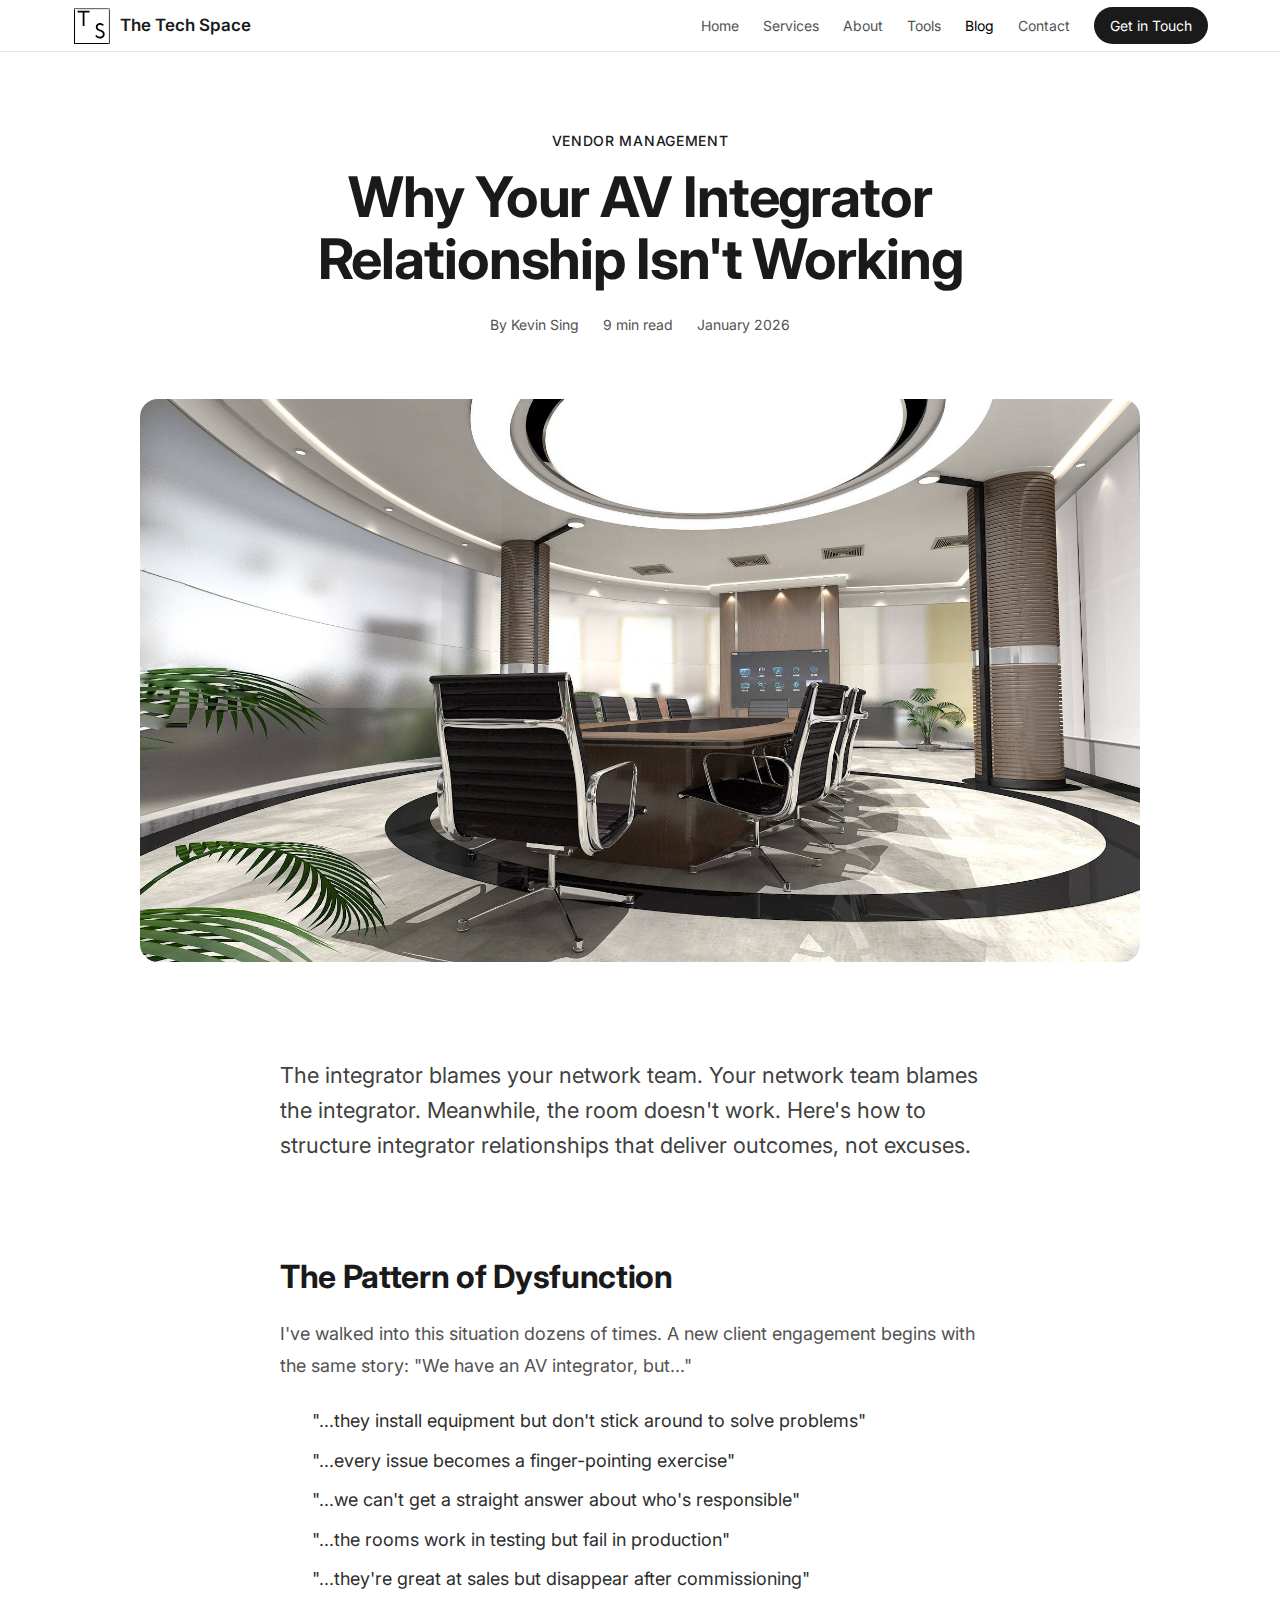
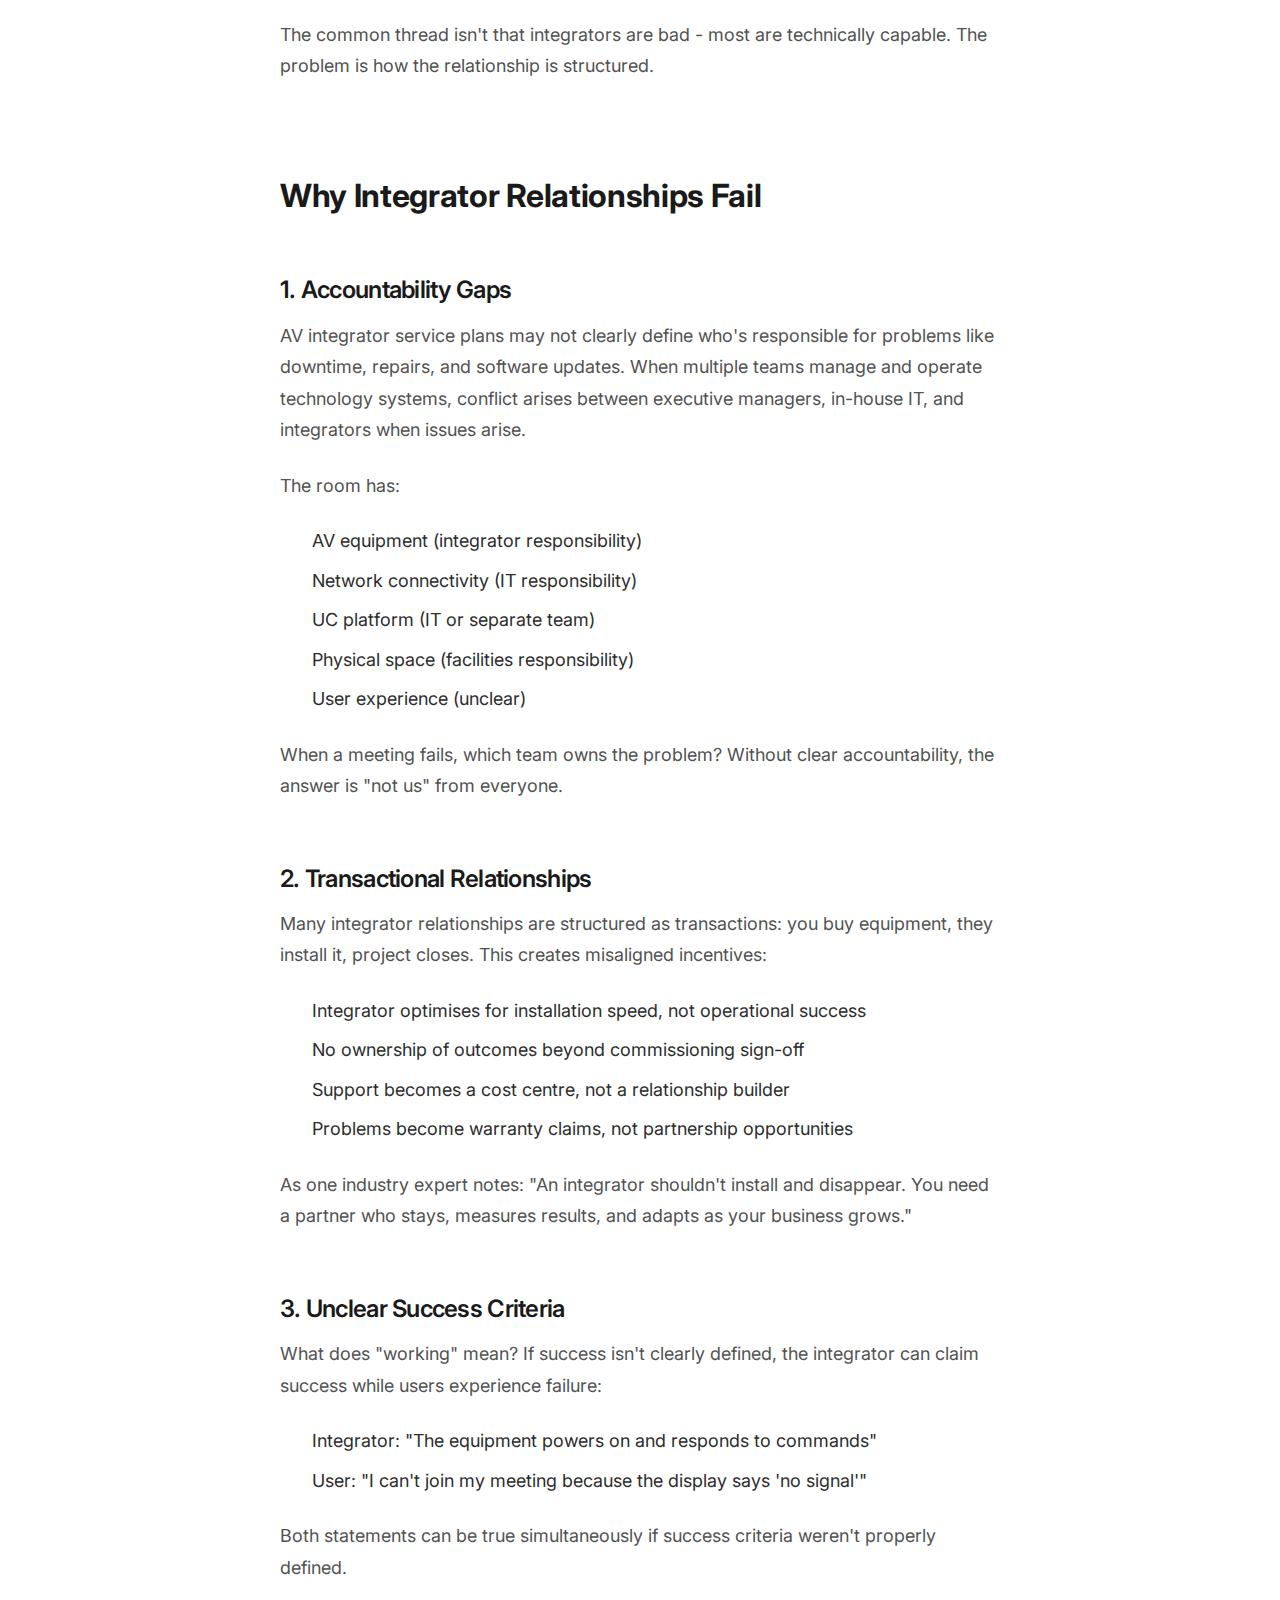
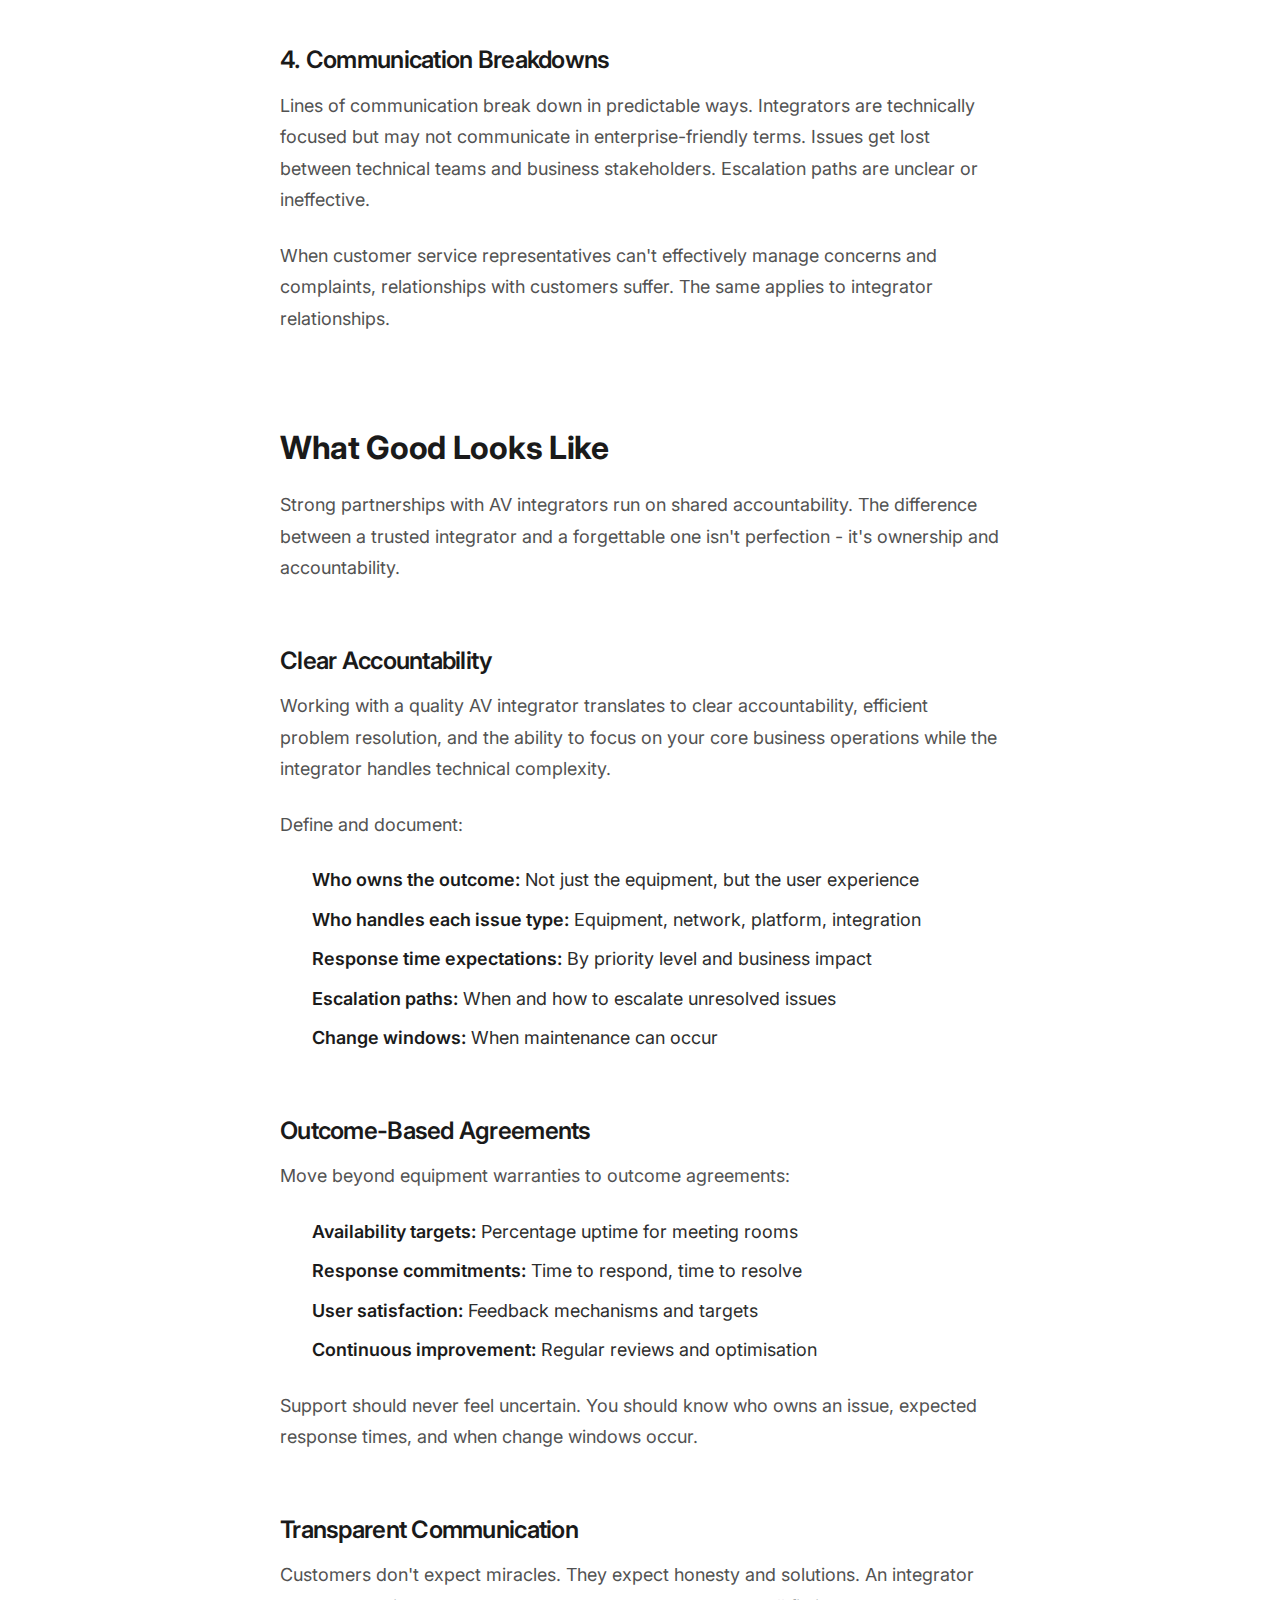
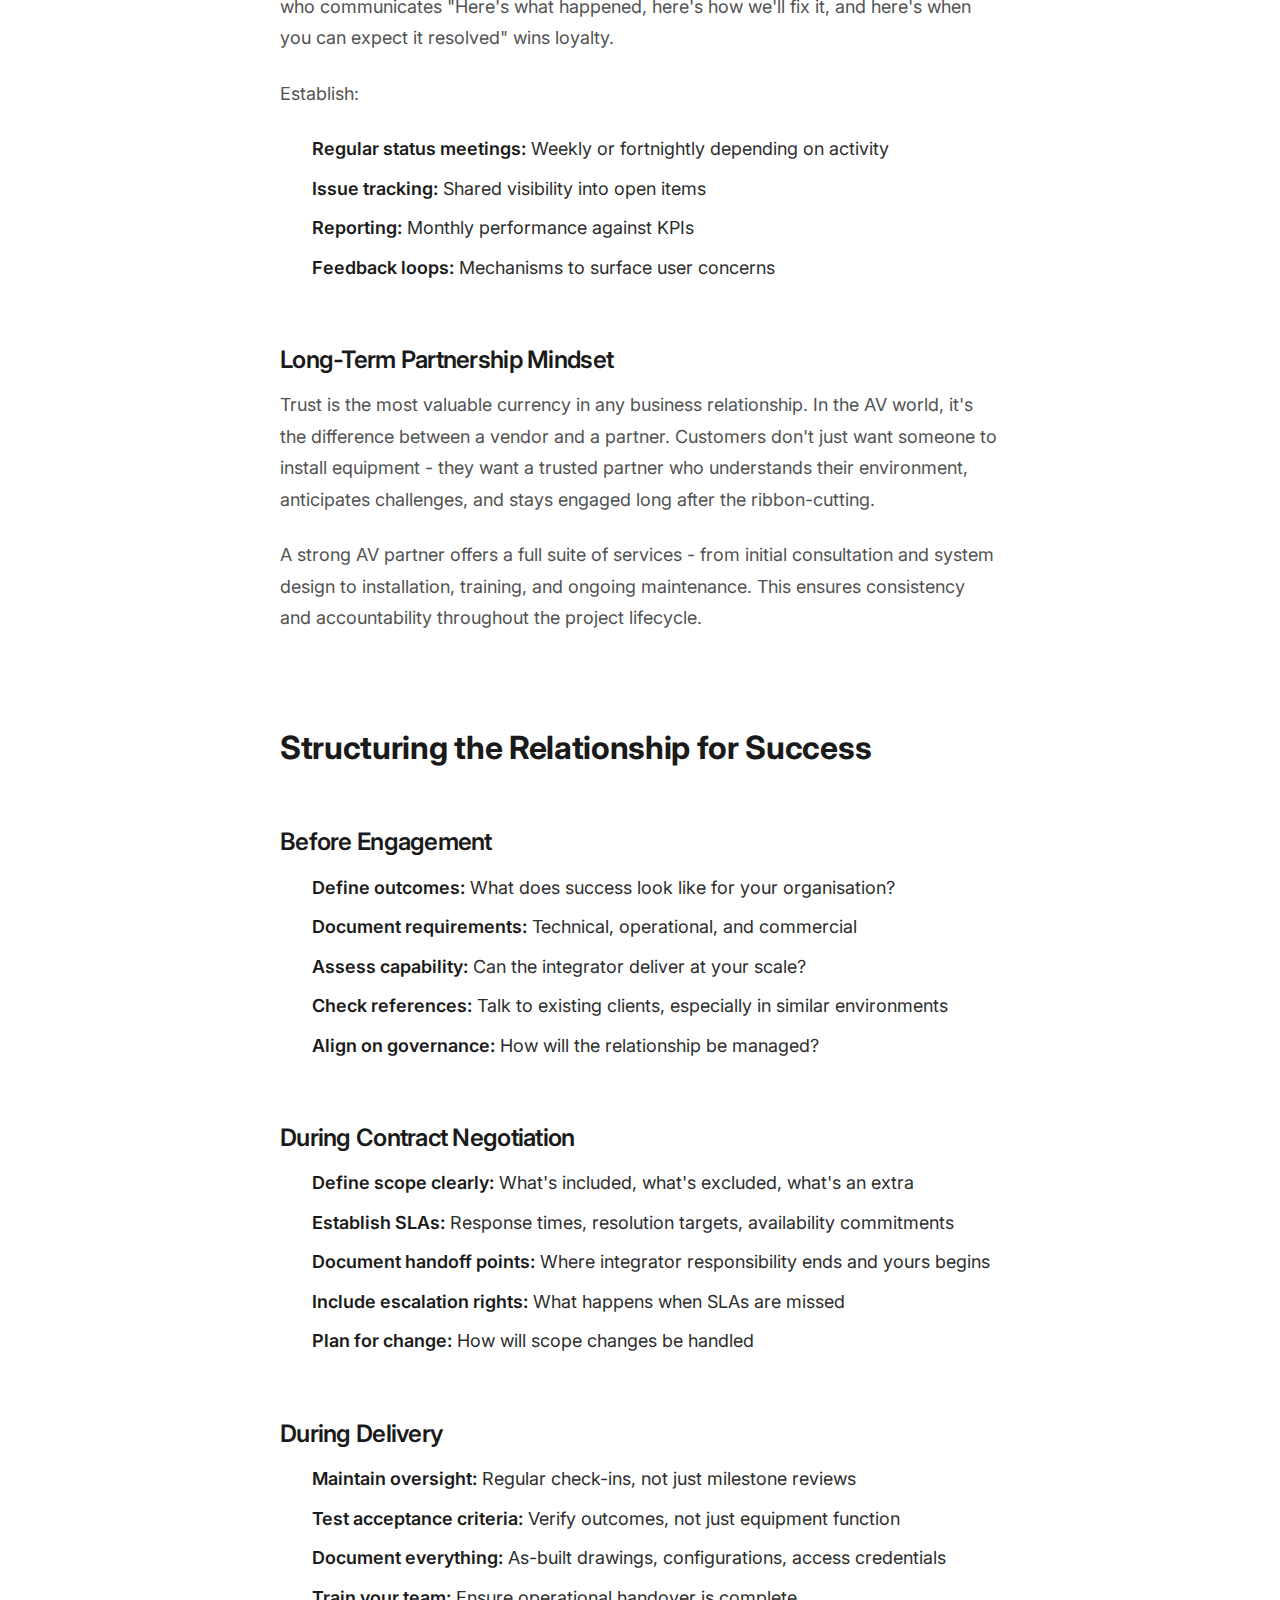
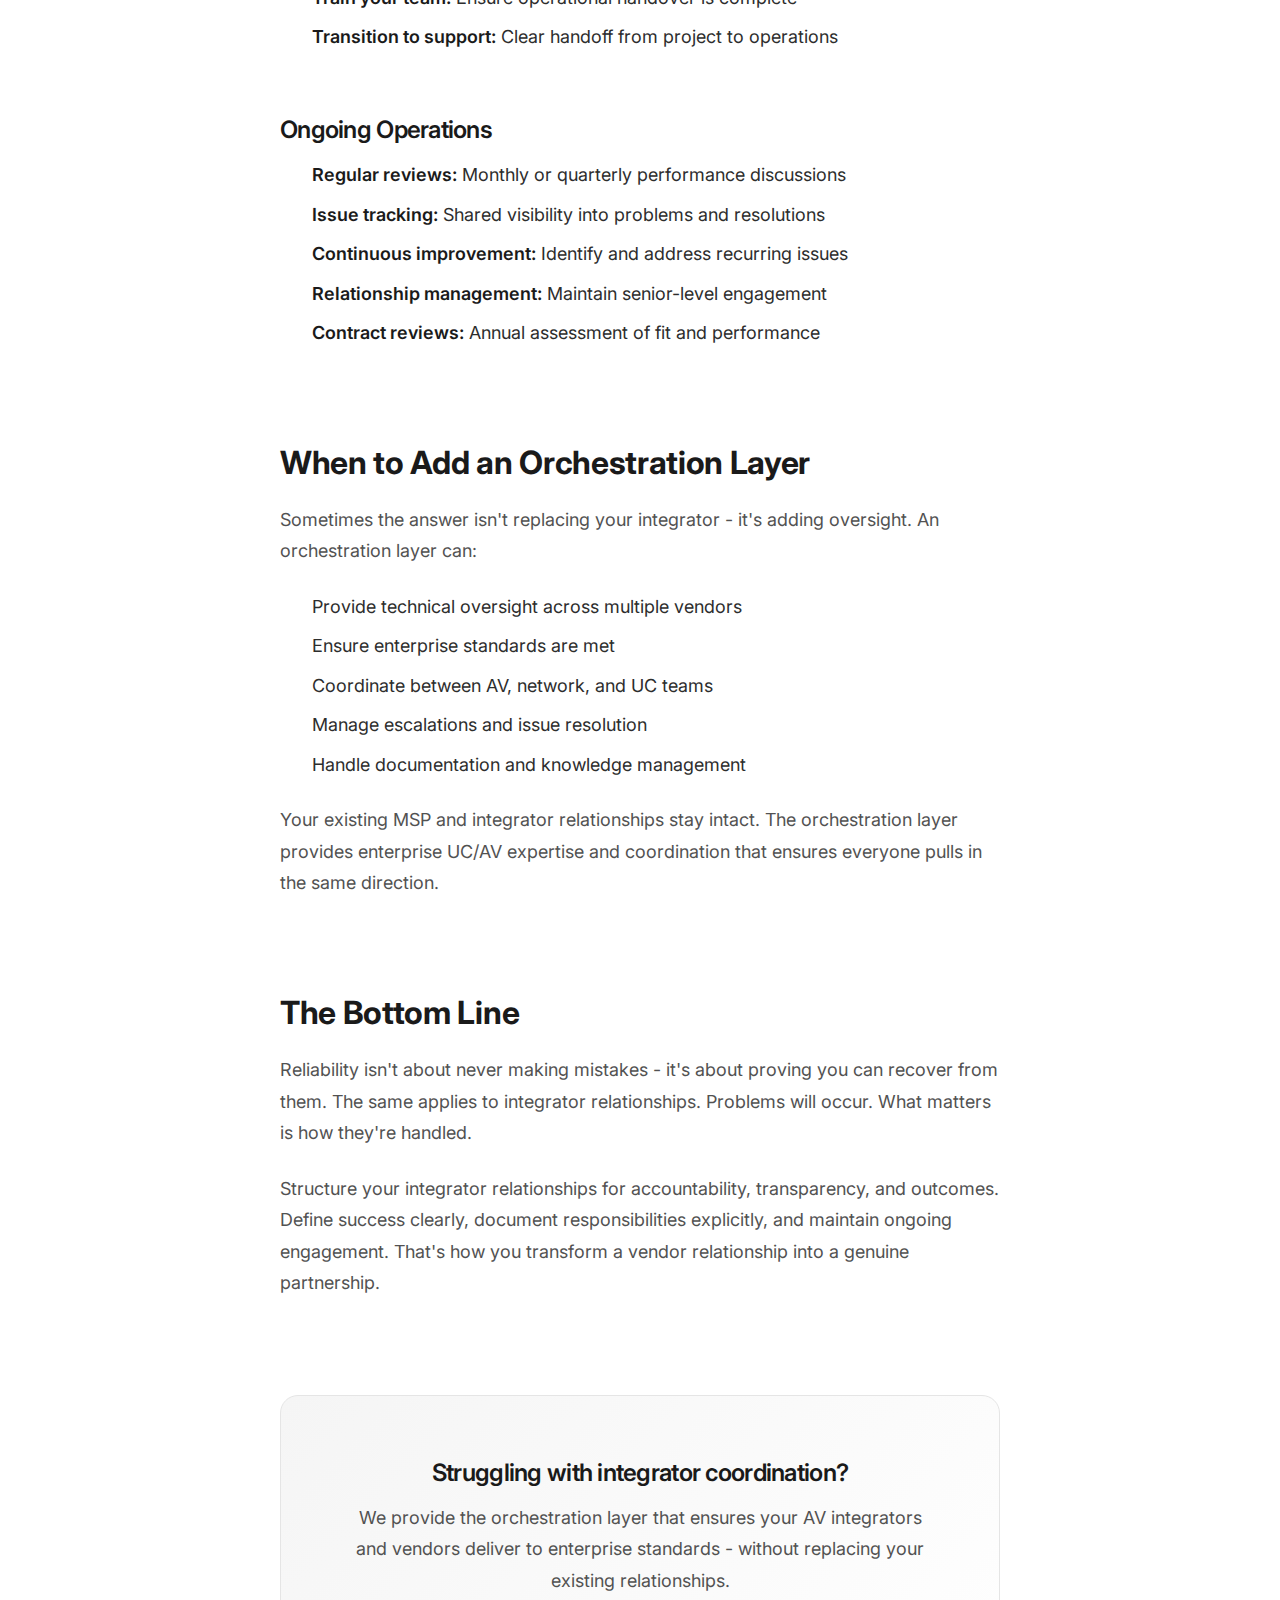
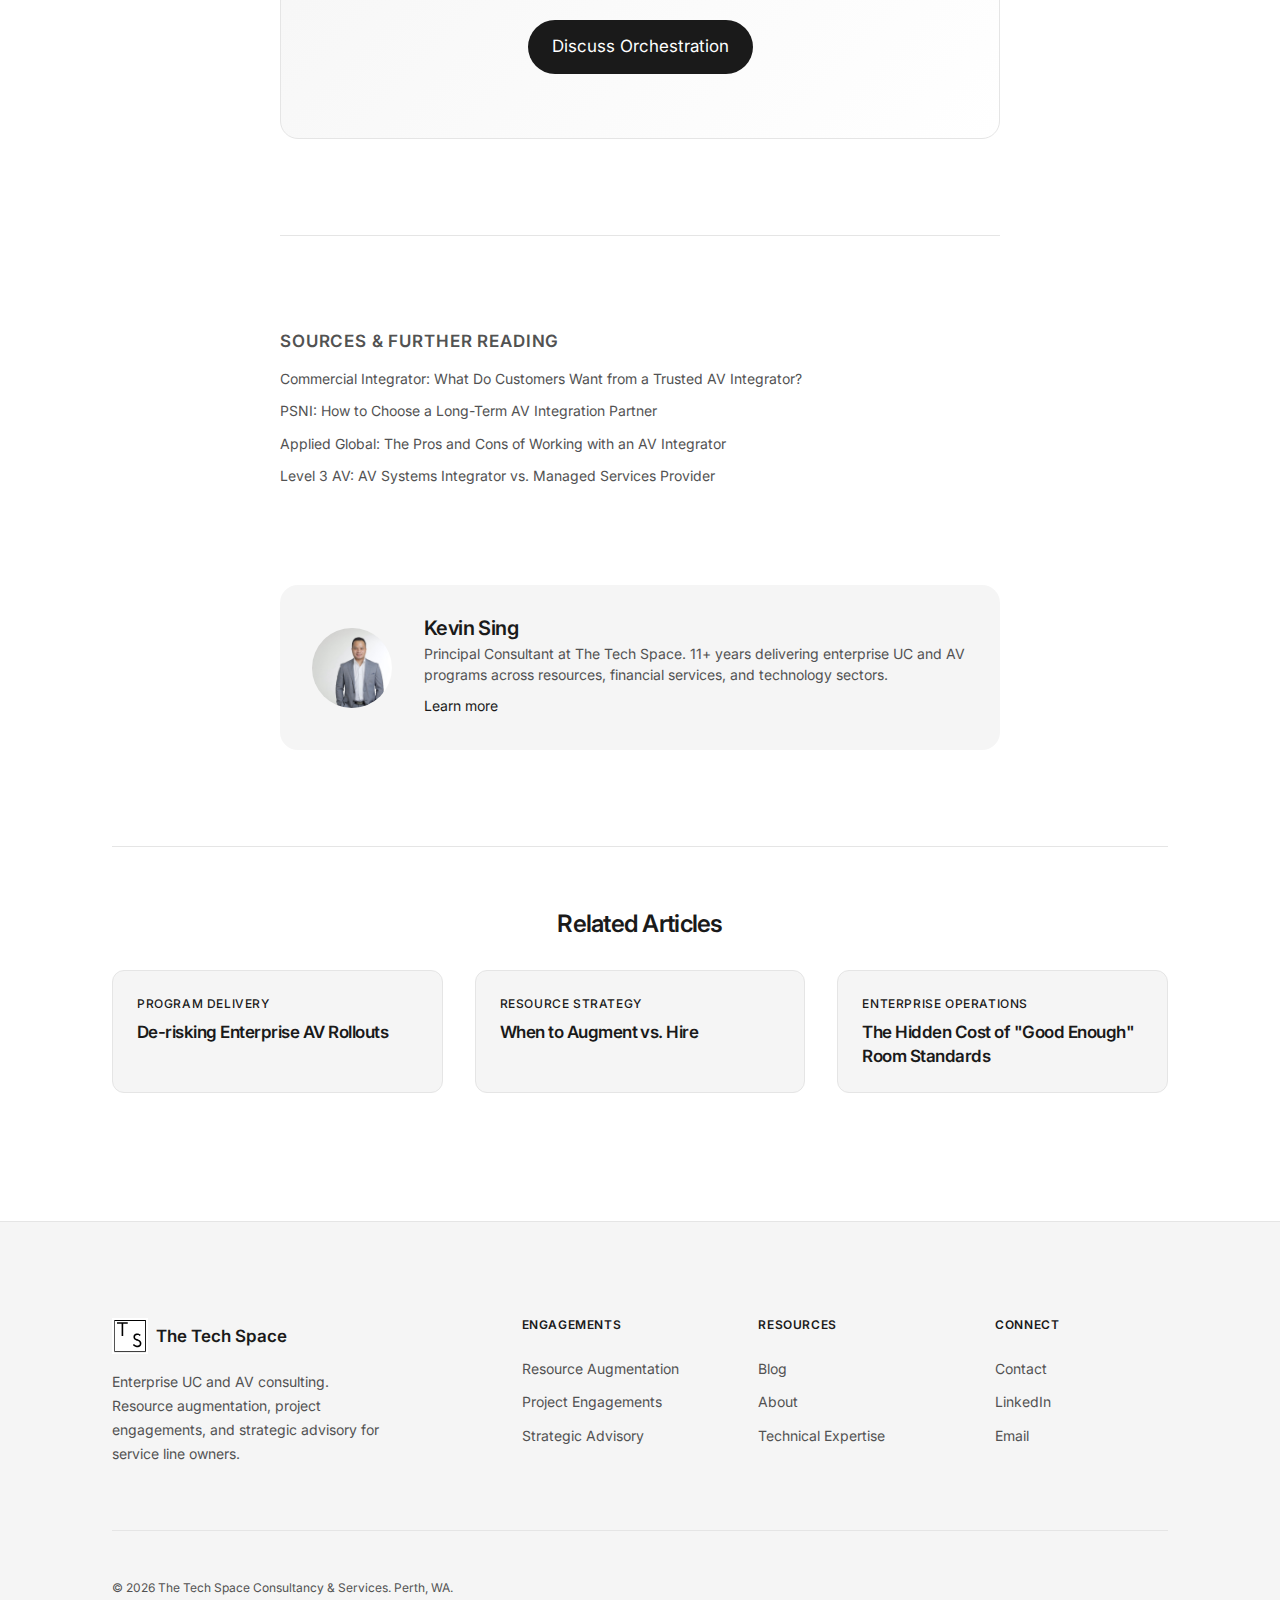
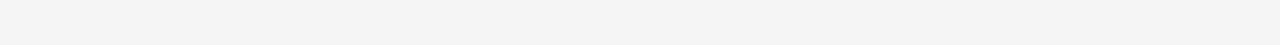
<file: blog/av-integrator-relationships.html>
<!DOCTYPE html>
<html lang="en-AU">
<head>
  <meta charset="UTF-8">
  <meta name="viewport" content="width=device-width, initial-scale=1.0">

  <!-- Primary Meta Tags -->
  <title>Why Your AV Integrator Relationship Isn't Working | The Tech Space</title>
  <meta name="title" content="Why Your AV Integrator Relationship Isn't Working | The Tech Space">
  <meta name="description" content="The integrator blames your network team. Your network team blames the integrator. Here's how to structure integrator relationships that deliver outcomes.">
  <meta name="author" content="Kevin Sing">
  <meta name="robots" content="index, follow">

  <!-- Open Graph -->
  <meta property="og:type" content="article">
  <meta property="og:url" content="https://thetech.space/blog/av-integrator-relationships">
  <meta property="og:title" content="Why Your AV Integrator Relationship Isn't Working">
  <meta property="og:description" content="How to structure integrator relationships that deliver outcomes, not excuses.">
  <meta property="og:image" content="https://thetech.space/assets/images/hero-bg.jpg">

  <!-- Canonical -->
  <link rel="canonical" href="https://thetech.space/blog/av-integrator-relationships">

  <!-- Favicon -->
  <link rel="icon" type="image/x-icon" href="/favicon.ico">

  <!-- Fonts -->
  <link rel="preconnect" href="https://fonts.googleapis.com">
  <link rel="preconnect" href="https://fonts.gstatic.com" crossorigin>
  <link href="https://fonts.googleapis.com/css2?family=Inter:wght@400;500;600;700&display=swap" rel="stylesheet">

  <!-- Stylesheet -->
  <link rel="stylesheet" href="../assets/css/main.css?v=2">
</head>
<body>
  <!-- Skip Link -->
  <a href="#main" class="sr-only">Skip to main content</a>

  <!-- Header -->
  <header class="header" id="header">
    <div class="header__inner">
      <a href="/" class="logo">
        <img src="../assets/images/logo.svg" alt="The Tech Space" width="40" height="40">
        <span>The Tech Space</span>
      </a>

      <nav class="nav">
        <button class="nav-toggle" aria-label="Toggle navigation" aria-expanded="false">
          <span></span>
          <span></span>
          <span></span>
        </button>

        <ul class="nav__list" id="nav-list">
          <li><a href="/" class="nav__link">Home</a></li>
          <li><a href="/services" class="nav__link">Services</a></li>
          <li><a href="/about" class="nav__link">About</a></li>
          <li><a href="/tools/" class="nav__link">Tools</a></li>
          <li><a href="../blog" class="nav__link nav__link--active">Blog</a></li>
          <li><a href="/contact" class="nav__link">Contact</a></li>
          <li><a href="/contact" class="btn btn--primary btn--sm">Get in Touch</a></li>
        </ul>
      </nav>
    </div>
  </header>

  <!-- Main Content -->
  <main id="main">
    <article class="article">
      <header class="article__header">
        <div class="container">
          <span class="article__category">Vendor Management</span>
          <h1 class="article__title">Why Your AV Integrator Relationship Isn't Working</h1>
          <p class="article__meta">
            <span>By Kevin Sing</span>
            <span>9 min read</span>
            <span>January 2026</span>
          </p>
        </div>
      </header>

      <div class="article__hero">
        <img src="../assets/images/hero-bg.jpg" alt="Enterprise technology infrastructure">
      </div>

      <div class="container">
        <div class="article__content">
          <p class="article__lead">The integrator blames your network team. Your network team blames the integrator. Meanwhile, the room doesn't work. Here's how to structure integrator relationships that deliver outcomes, not excuses.</p>

          <h2>The Pattern of Dysfunction</h2>

          <p>I've walked into this situation dozens of times. A new client engagement begins with the same story: "We have an AV integrator, but..."</p>

          <ul>
            <li>"...they install equipment but don't stick around to solve problems"</li>
            <li>"...every issue becomes a finger-pointing exercise"</li>
            <li>"...we can't get a straight answer about who's responsible"</li>
            <li>"...the rooms work in testing but fail in production"</li>
            <li>"...they're great at sales but disappear after commissioning"</li>
          </ul>

          <p>The common thread isn't that integrators are bad - most are technically capable. The problem is how the relationship is structured.</p>

          <h2>Why Integrator Relationships Fail</h2>

          <h3>1. Accountability Gaps</h3>

          <p>AV integrator service plans may not clearly define who's responsible for problems like downtime, repairs, and software updates. When multiple teams manage and operate technology systems, conflict arises between executive managers, in-house IT, and integrators when issues arise.</p>

          <p>The room has:</p>
          <ul>
            <li>AV equipment (integrator responsibility)</li>
            <li>Network connectivity (IT responsibility)</li>
            <li>UC platform (IT or separate team)</li>
            <li>Physical space (facilities responsibility)</li>
            <li>User experience (unclear)</li>
          </ul>

          <p>When a meeting fails, which team owns the problem? Without clear accountability, the answer is "not us" from everyone.</p>

          <h3>2. Transactional Relationships</h3>

          <p>Many integrator relationships are structured as transactions: you buy equipment, they install it, project closes. This creates misaligned incentives:</p>

          <ul>
            <li>Integrator optimises for installation speed, not operational success</li>
            <li>No ownership of outcomes beyond commissioning sign-off</li>
            <li>Support becomes a cost centre, not a relationship builder</li>
            <li>Problems become warranty claims, not partnership opportunities</li>
          </ul>

          <p>As one industry expert notes: "An integrator shouldn't install and disappear. You need a partner who stays, measures results, and adapts as your business grows."</p>

          <h3>3. Unclear Success Criteria</h3>

          <p>What does "working" mean? If success isn't clearly defined, the integrator can claim success while users experience failure:</p>

          <ul>
            <li>Integrator: "The equipment powers on and responds to commands"</li>
            <li>User: "I can't join my meeting because the display says 'no signal'"</li>
          </ul>

          <p>Both statements can be true simultaneously if success criteria weren't properly defined.</p>

          <h3>4. Communication Breakdowns</h3>

          <p>Lines of communication break down in predictable ways. Integrators are technically focused but may not communicate in enterprise-friendly terms. Issues get lost between technical teams and business stakeholders. Escalation paths are unclear or ineffective.</p>

          <p>When customer service representatives can't effectively manage concerns and complaints, relationships with customers suffer. The same applies to integrator relationships.</p>

          <h2>What Good Looks Like</h2>

          <p>Strong partnerships with AV integrators run on shared accountability. The difference between a trusted integrator and a forgettable one isn't perfection - it's ownership and accountability.</p>

          <h3>Clear Accountability</h3>

          <p>Working with a quality AV integrator translates to clear accountability, efficient problem resolution, and the ability to focus on your core business operations while the integrator handles technical complexity.</p>

          <p>Define and document:</p>
          <ul>
            <li><strong>Who owns the outcome:</strong> Not just the equipment, but the user experience</li>
            <li><strong>Who handles each issue type:</strong> Equipment, network, platform, integration</li>
            <li><strong>Response time expectations:</strong> By priority level and business impact</li>
            <li><strong>Escalation paths:</strong> When and how to escalate unresolved issues</li>
            <li><strong>Change windows:</strong> When maintenance can occur</li>
          </ul>

          <h3>Outcome-Based Agreements</h3>

          <p>Move beyond equipment warranties to outcome agreements:</p>

          <ul>
            <li><strong>Availability targets:</strong> Percentage uptime for meeting rooms</li>
            <li><strong>Response commitments:</strong> Time to respond, time to resolve</li>
            <li><strong>User satisfaction:</strong> Feedback mechanisms and targets</li>
            <li><strong>Continuous improvement:</strong> Regular reviews and optimisation</li>
          </ul>

          <p>Support should never feel uncertain. You should know who owns an issue, expected response times, and when change windows occur.</p>

          <h3>Transparent Communication</h3>

          <p>Customers don't expect miracles. They expect honesty and solutions. An integrator who communicates "Here's what happened, here's how we'll fix it, and here's when you can expect it resolved" wins loyalty.</p>

          <p>Establish:</p>
          <ul>
            <li><strong>Regular status meetings:</strong> Weekly or fortnightly depending on activity</li>
            <li><strong>Issue tracking:</strong> Shared visibility into open items</li>
            <li><strong>Reporting:</strong> Monthly performance against KPIs</li>
            <li><strong>Feedback loops:</strong> Mechanisms to surface user concerns</li>
          </ul>

          <h3>Long-Term Partnership Mindset</h3>

          <p>Trust is the most valuable currency in any business relationship. In the AV world, it's the difference between a vendor and a partner. Customers don't just want someone to install equipment - they want a trusted partner who understands their environment, anticipates challenges, and stays engaged long after the ribbon-cutting.</p>

          <p>A strong AV partner offers a full suite of services - from initial consultation and system design to installation, training, and ongoing maintenance. This ensures consistency and accountability throughout the project lifecycle.</p>

          <h2>Structuring the Relationship for Success</h2>

          <h3>Before Engagement</h3>

          <ol>
            <li><strong>Define outcomes:</strong> What does success look like for your organisation?</li>
            <li><strong>Document requirements:</strong> Technical, operational, and commercial</li>
            <li><strong>Assess capability:</strong> Can the integrator deliver at your scale?</li>
            <li><strong>Check references:</strong> Talk to existing clients, especially in similar environments</li>
            <li><strong>Align on governance:</strong> How will the relationship be managed?</li>
          </ol>

          <h3>During Contract Negotiation</h3>

          <ol>
            <li><strong>Define scope clearly:</strong> What's included, what's excluded, what's an extra</li>
            <li><strong>Establish SLAs:</strong> Response times, resolution targets, availability commitments</li>
            <li><strong>Document handoff points:</strong> Where integrator responsibility ends and yours begins</li>
            <li><strong>Include escalation rights:</strong> What happens when SLAs are missed</li>
            <li><strong>Plan for change:</strong> How will scope changes be handled</li>
          </ol>

          <h3>During Delivery</h3>

          <ol>
            <li><strong>Maintain oversight:</strong> Regular check-ins, not just milestone reviews</li>
            <li><strong>Test acceptance criteria:</strong> Verify outcomes, not just equipment function</li>
            <li><strong>Document everything:</strong> As-built drawings, configurations, access credentials</li>
            <li><strong>Train your team:</strong> Ensure operational handover is complete</li>
            <li><strong>Transition to support:</strong> Clear handoff from project to operations</li>
          </ol>

          <h3>Ongoing Operations</h3>

          <ol>
            <li><strong>Regular reviews:</strong> Monthly or quarterly performance discussions</li>
            <li><strong>Issue tracking:</strong> Shared visibility into problems and resolutions</li>
            <li><strong>Continuous improvement:</strong> Identify and address recurring issues</li>
            <li><strong>Relationship management:</strong> Maintain senior-level engagement</li>
            <li><strong>Contract reviews:</strong> Annual assessment of fit and performance</li>
          </ol>

          <h2>When to Add an Orchestration Layer</h2>

          <p>Sometimes the answer isn't replacing your integrator - it's adding oversight. An orchestration layer can:</p>

          <ul>
            <li>Provide technical oversight across multiple vendors</li>
            <li>Ensure enterprise standards are met</li>
            <li>Coordinate between AV, network, and UC teams</li>
            <li>Manage escalations and issue resolution</li>
            <li>Handle documentation and knowledge management</li>
          </ul>

          <p>Your existing MSP and integrator relationships stay intact. The orchestration layer provides enterprise UC/AV expertise and coordination that ensures everyone pulls in the same direction.</p>

          <h2>The Bottom Line</h2>

          <p>Reliability isn't about never making mistakes - it's about proving you can recover from them. The same applies to integrator relationships. Problems will occur. What matters is how they're handled.</p>

          <p>Structure your integrator relationships for accountability, transparency, and outcomes. Define success clearly, document responsibilities explicitly, and maintain ongoing engagement. That's how you transform a vendor relationship into a genuine partnership.</p>

          <div class="article__cta">
            <h3>Struggling with integrator coordination?</h3>
            <p>We provide the orchestration layer that ensures your AV integrators and vendors deliver to enterprise standards - without replacing your existing relationships.</p>
            <a href="/contact" class="btn btn--primary">Discuss Orchestration</a>
          </div>

          <div class="article__sources">
            <h4>Sources & Further Reading</h4>
            <ul>
              <li><a href="https://www.commercialintegrator.com/insights/what-do-customers-really-want-from-a-trusted-av-integrator/144431/" target="_blank" rel="noopener">Commercial Integrator: What Do Customers Want from a Trusted AV Integrator?</a></li>
              <li><a href="https://psni.org/resources/blog/how-to-choose-a-long‑term-av-integration-partner" target="_blank" rel="noopener">PSNI: How to Choose a Long-Term AV Integration Partner</a></li>
              <li><a href="https://www.appliedglobal.com/the-pros-and-cons-of-working-with-an-av-integrator/" target="_blank" rel="noopener">Applied Global: The Pros and Cons of Working with an AV Integrator</a></li>
              <li><a href="https://level3av.com/company/blog/item/av-systems-integrator-vs-managed-services-provider-what-s-the-difference" target="_blank" rel="noopener">Level 3 AV: AV Systems Integrator vs. Managed Services Provider</a></li>
            </ul>
          </div>
        </div>

        <!-- Author Bio -->
        <div class="article__author">
          <img src="../assets/images/kevin-sing-1080x720.jpg" alt="Kevin Sing">
          <div>
            <h4>Kevin Sing</h4>
            <p>Principal Consultant at The Tech Space. 11+ years delivering enterprise UC and AV programs across resources, financial services, and technology sectors.</p>
            <a href="/about">Learn more</a>
          </div>
        </div>

        <!-- Related Articles -->
        <div class="article__related">
          <h3>Related Articles</h3>
          <div class="grid grid--3">
            <a href="/blog/derisking-av-rollouts" class="blog-card blog-card--compact">
              <span class="blog-card__category">Program Delivery</span>
              <h4>De-risking Enterprise AV Rollouts</h4>
            </a>
            <a href="/blog/when-to-augment-vs-hire" class="blog-card blog-card--compact">
              <span class="blog-card__category">Resource Strategy</span>
              <h4>When to Augment vs. Hire</h4>
            </a>
            <a href="/blog/room-standards-hidden-costs" class="blog-card blog-card--compact">
              <span class="blog-card__category">Enterprise Operations</span>
              <h4>The Hidden Cost of "Good Enough" Room Standards</h4>
            </a>
          </div>
        </div>
      </div>
    </article>
  </main>

  <!-- Footer -->
  <footer class="footer">
    <div class="container">
      <div class="footer__grid">
        <div class="footer__brand">
          <a href="/" class="footer__logo">
            <img src="../assets/images/logo.svg" alt="The Tech Space" width="36" height="36">
            <span>The Tech Space</span>
          </a>
          <p class="footer__description">Enterprise UC and AV consulting. Resource augmentation, project engagements, and strategic advisory for service line owners.</p>
        </div>

        <div>
          <h4 class="footer__title">Engagements</h4>
          <ul class="footer__links">
            <li><a href="../services.html#augmentation">Resource Augmentation</a></li>
            <li><a href="../services.html#projects">Project Engagements</a></li>
            <li><a href="../services.html#advisory">Strategic Advisory</a></li>
          </ul>
        </div>

        <div>
          <h4 class="footer__title">Resources</h4>
          <ul class="footer__links">
            <li><a href="../blog">Blog</a></li>
            <li><a href="/about">About</a></li>
            <li><a href="../about.html#expertise">Technical Expertise</a></li>
          </ul>
        </div>

        <div>
          <h4 class="footer__title">Connect</h4>
          <ul class="footer__links">
            <li><a href="/contact">Contact</a></li>
            <li><a href="https://linkedin.com/in/kevinsing" target="_blank" rel="noopener noreferrer">LinkedIn</a></li>
            <li><a href="mailto:design@thetech.space">Email</a></li>
          </ul>
        </div>
      </div>

      <div class="footer__bottom">
        <p>&copy; 2026 The Tech Space Consultancy & Services. Perth, WA.</p>
      </div>
    </div>
  </footer>

  <!-- JavaScript -->
  <script src="../assets/js/main.js"></script>
  <script src="../assets/js/analytics.js"></script>
</body>
</html>
</file>
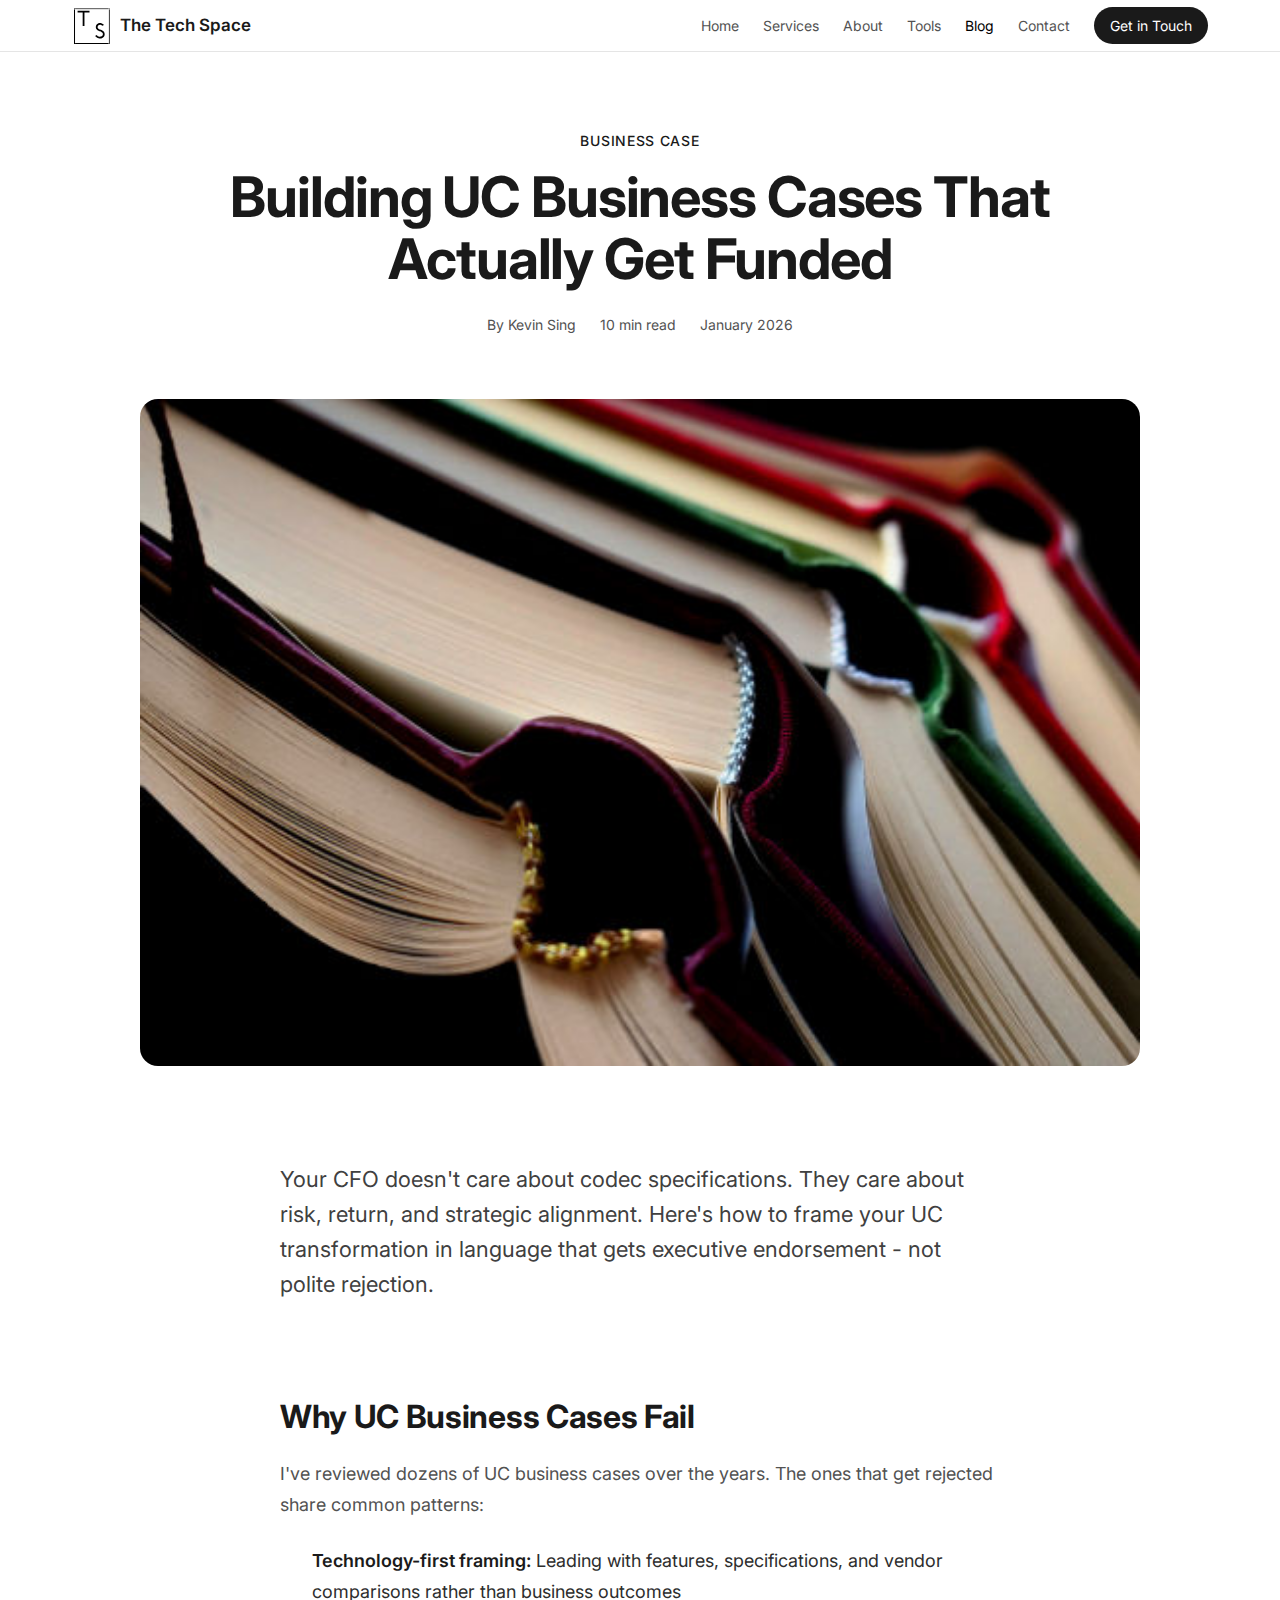
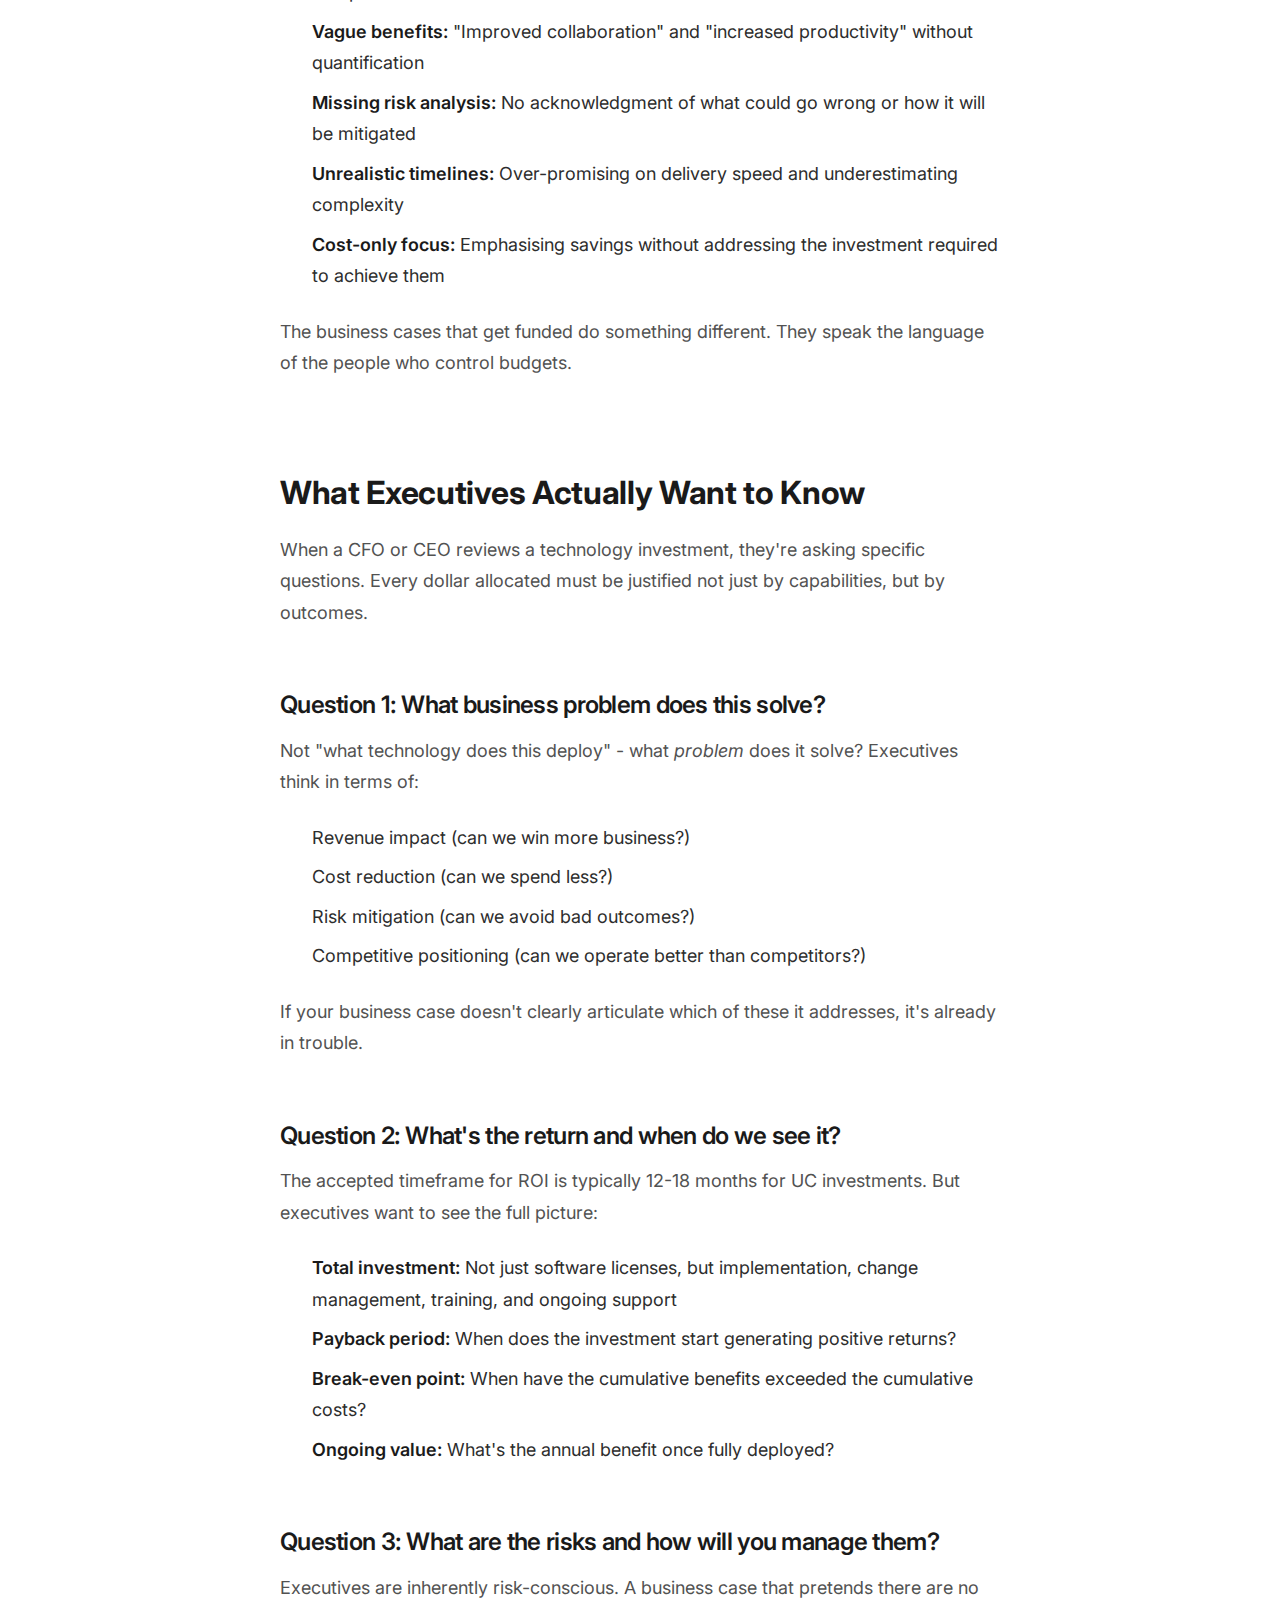
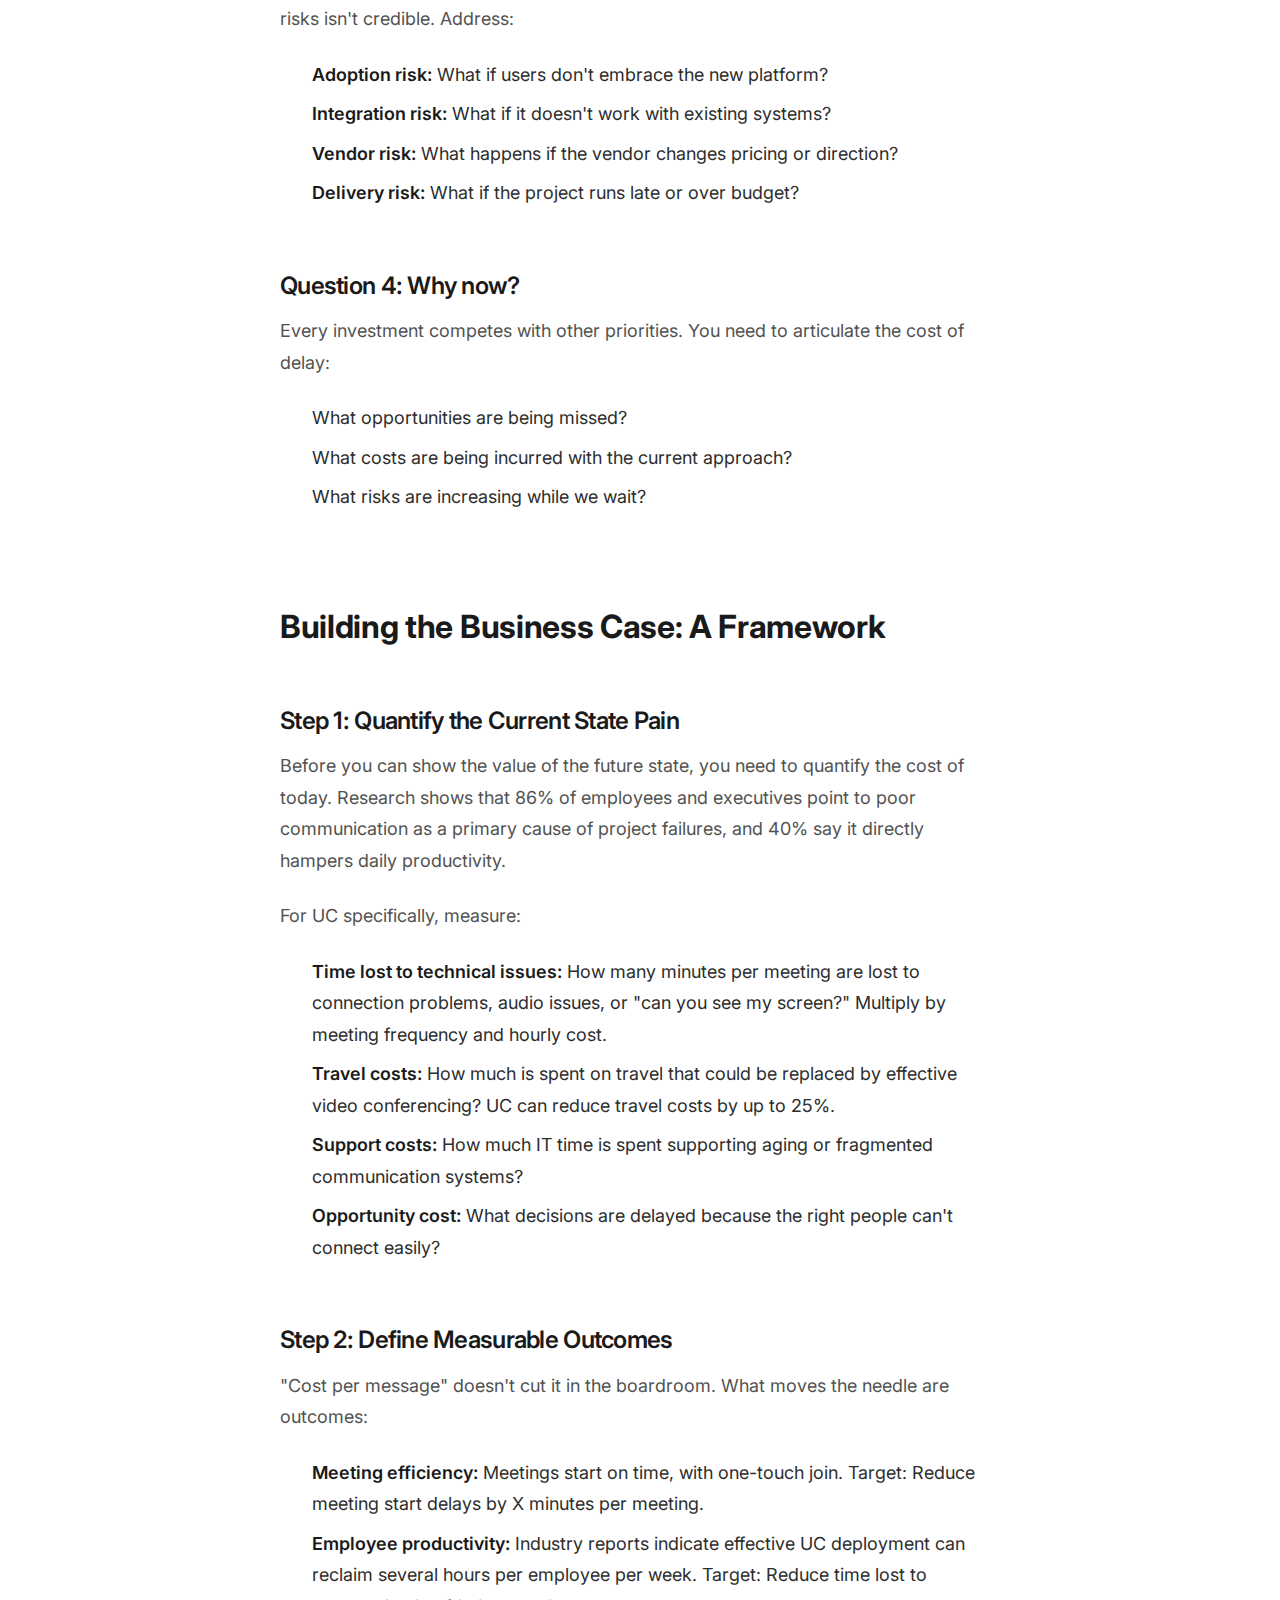
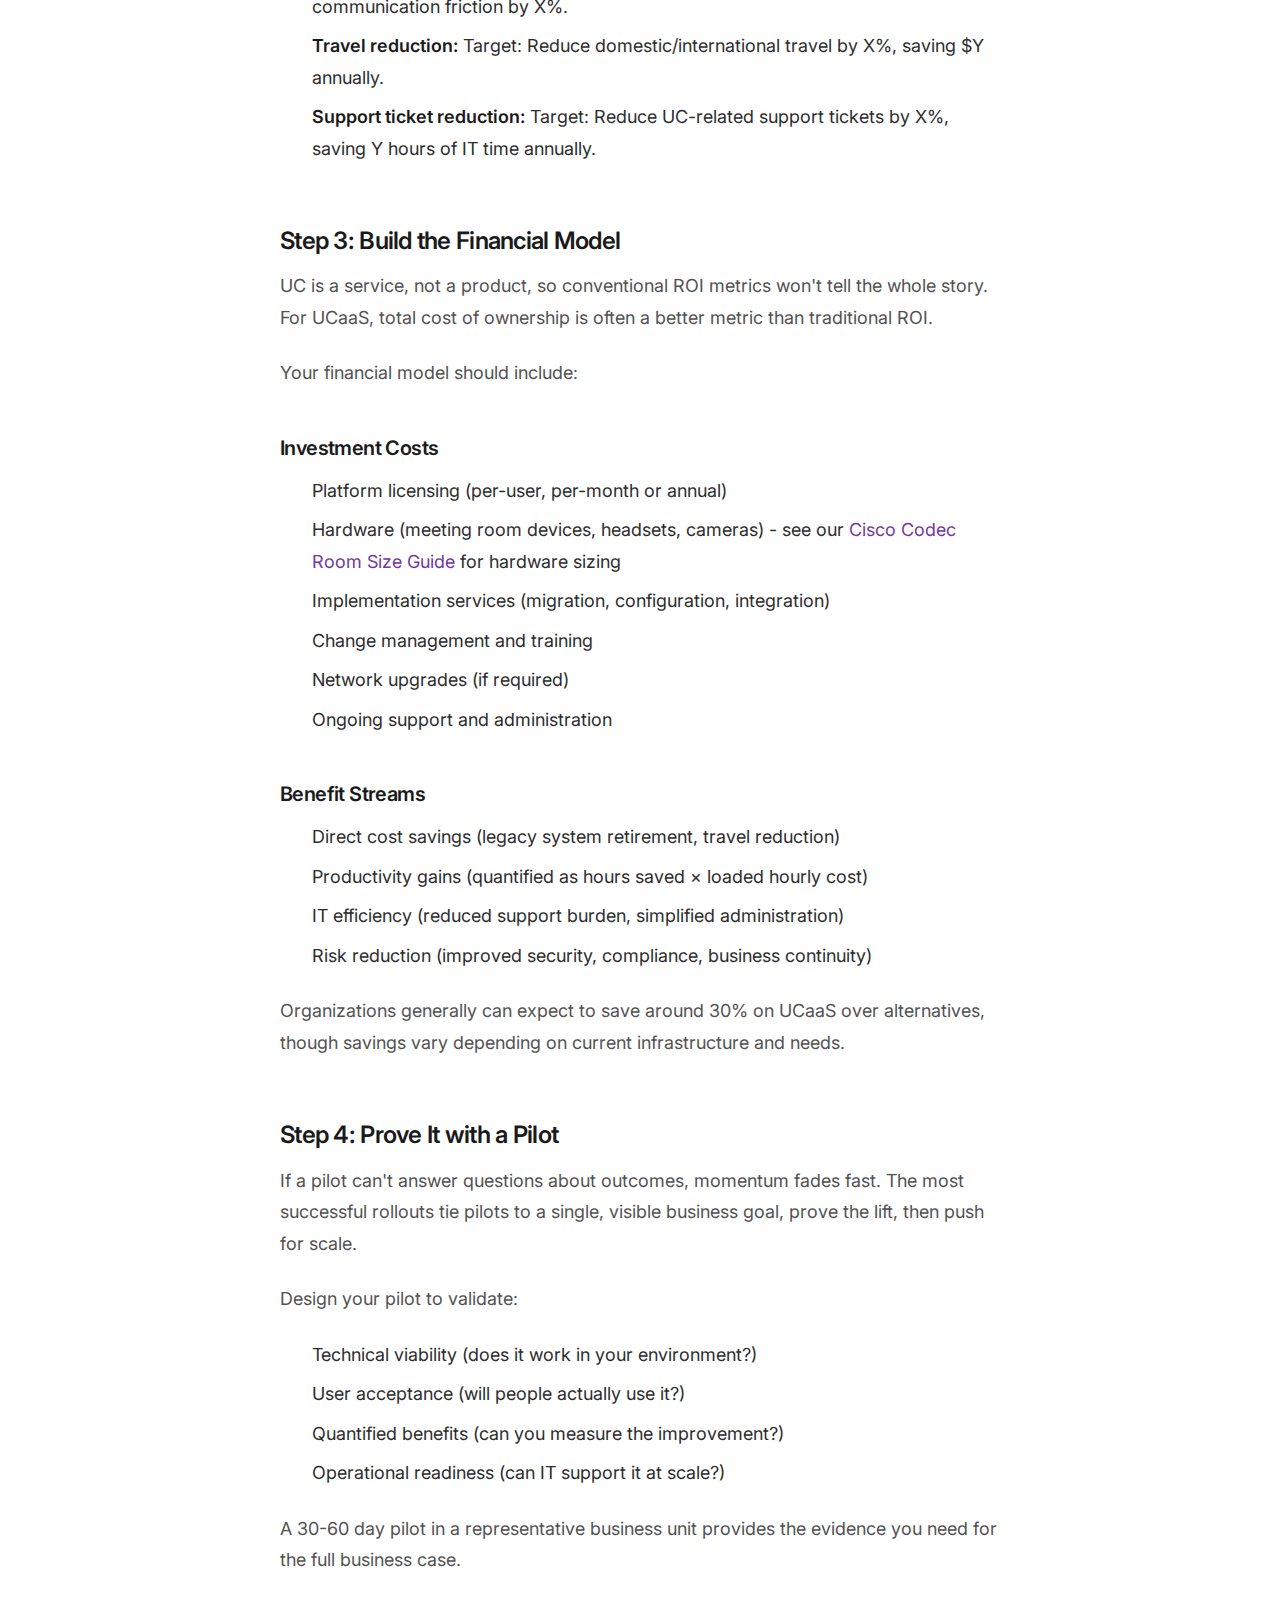
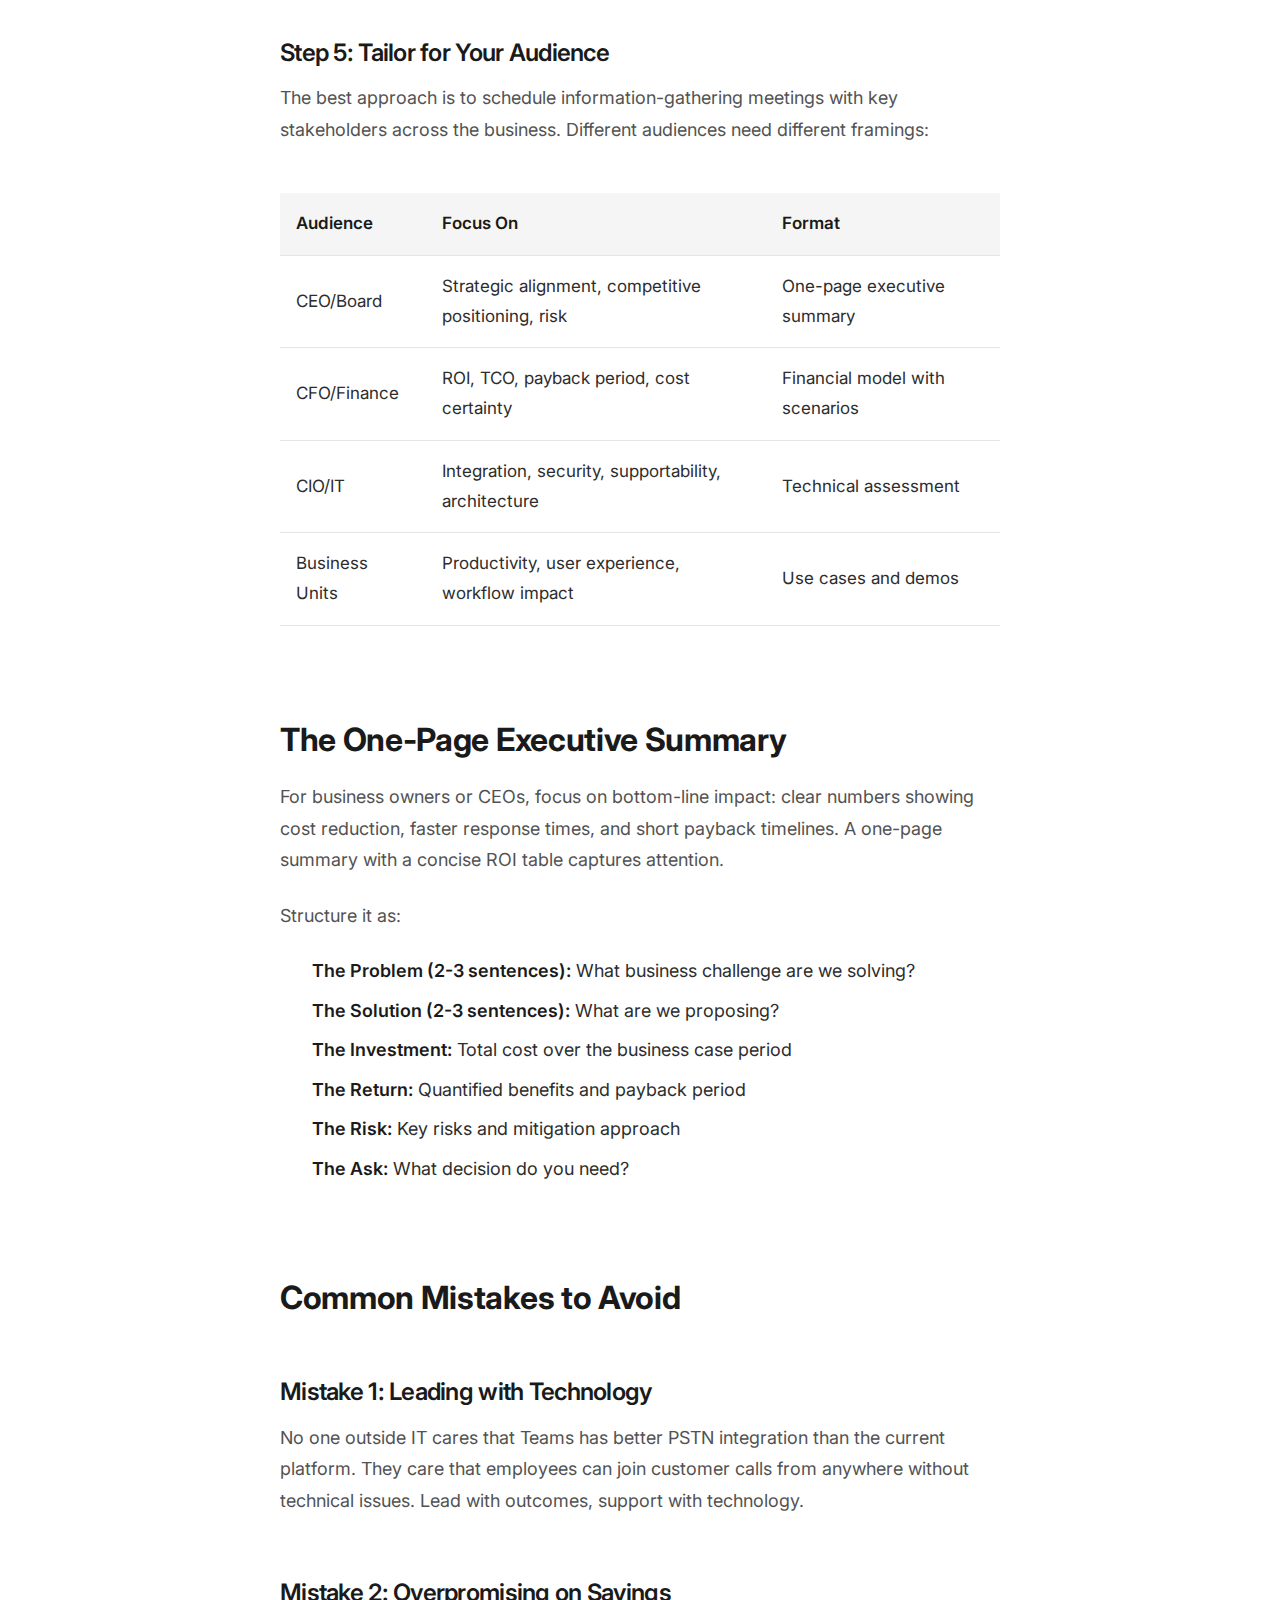
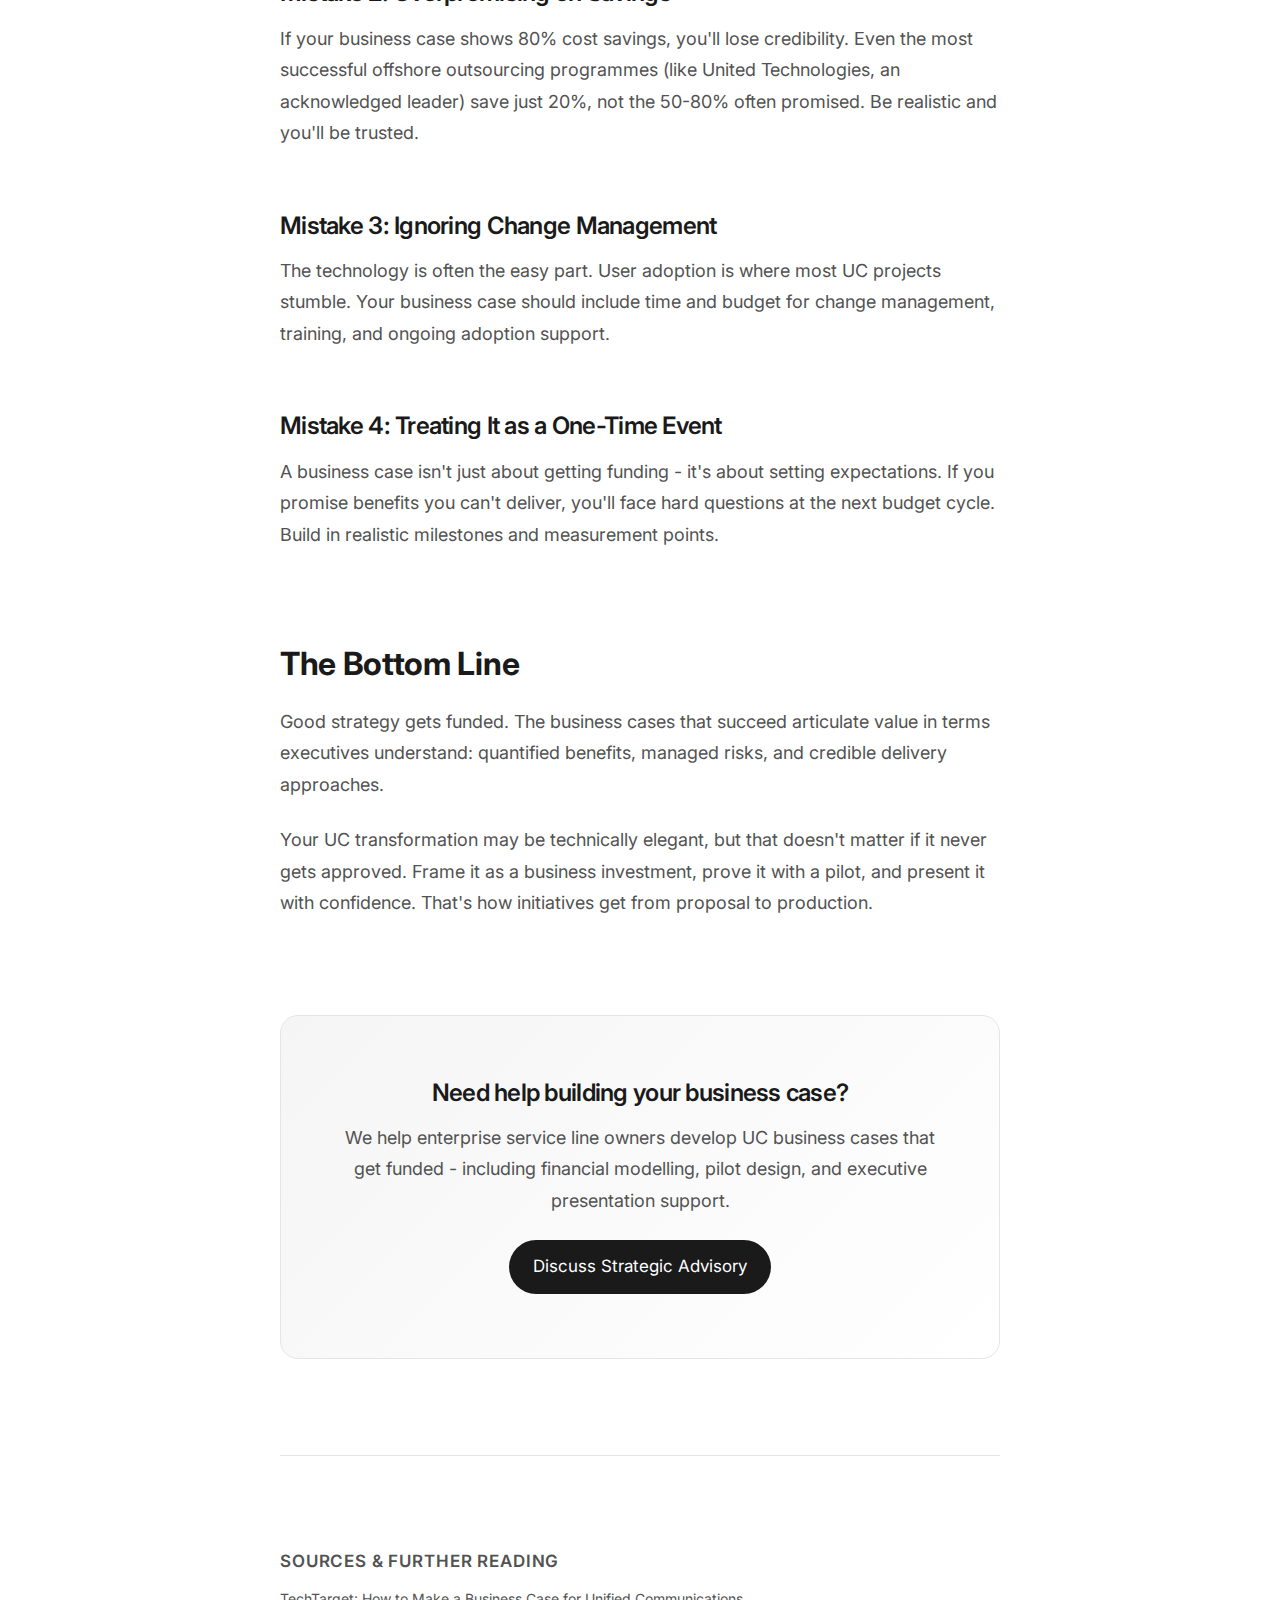
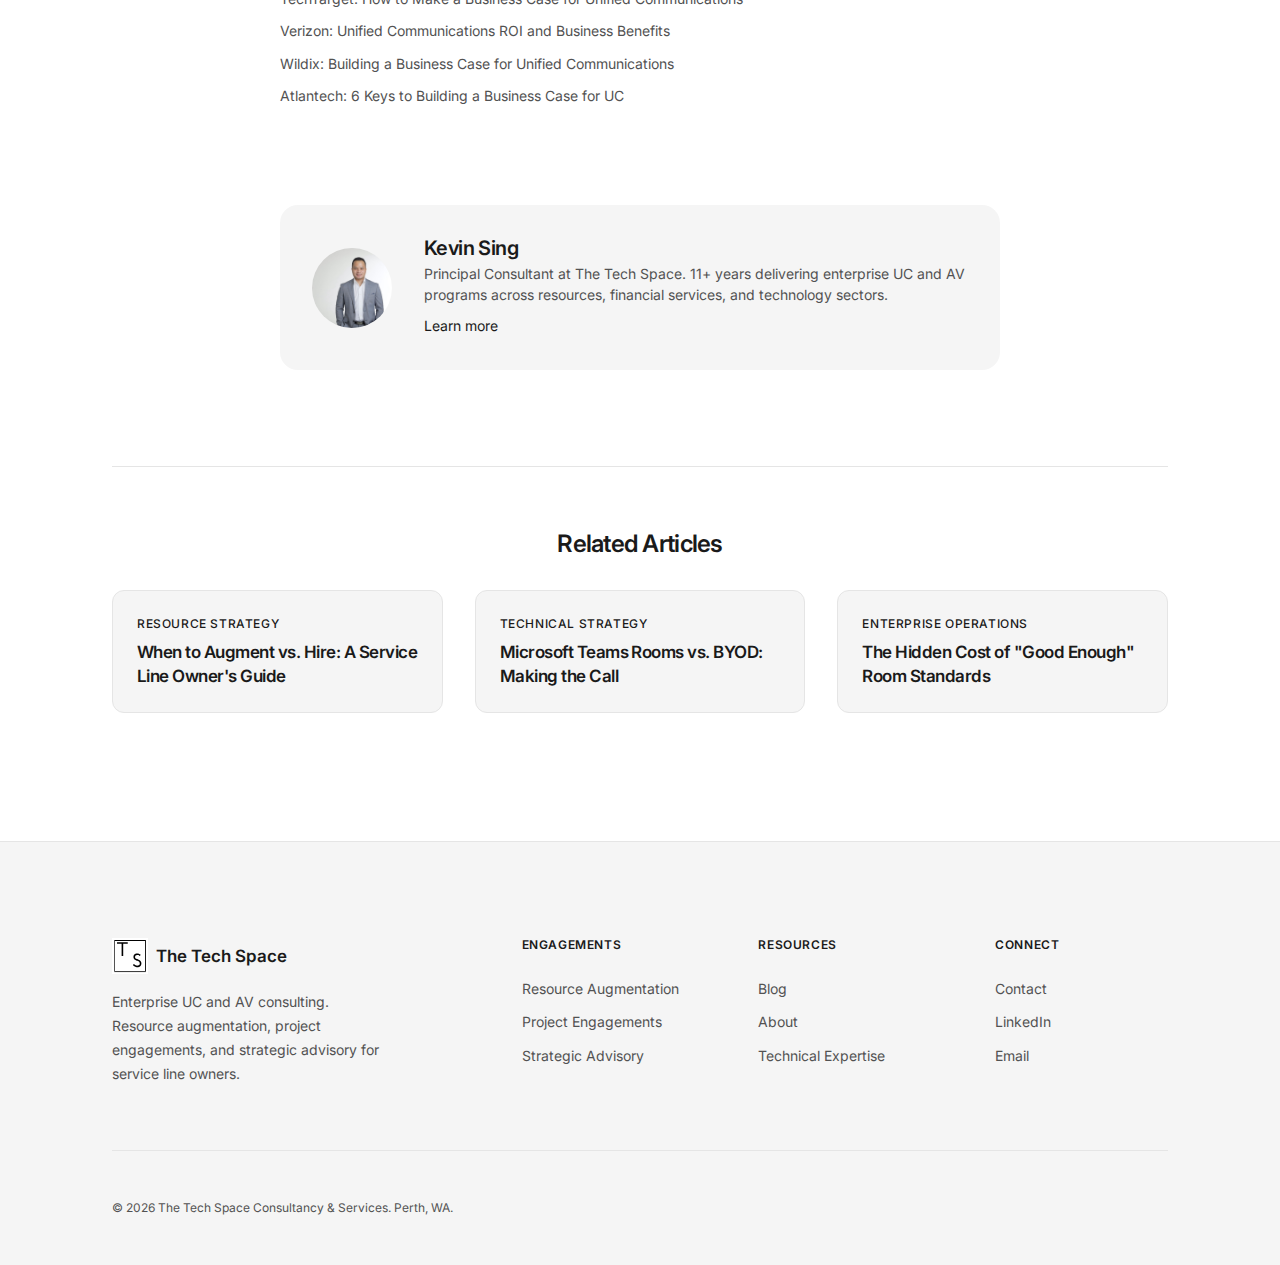
<file: blog/building-uc-business-cases.html>
<!DOCTYPE html>
<html lang="en-AU">
<head>
  <meta charset="UTF-8">
  <meta name="viewport" content="width=device-width, initial-scale=1.0">

  <!-- Primary Meta Tags -->
  <title>Building UC Business Cases That Actually Get Funded | The Tech Space</title>
  <meta name="title" content="Building UC Business Cases That Actually Get Funded | The Tech Space">
  <meta name="description" content="Your CFO doesn't care about codec specifications. Here's how to frame your UC transformation in language that gets executive endorsement.">
  <meta name="author" content="Kevin Sing">
  <meta name="robots" content="index, follow">

  <!-- Open Graph -->
  <meta property="og:type" content="article">
  <meta property="og:url" content="https://thetech.space/blog/building-uc-business-cases">
  <meta property="og:title" content="Building UC Business Cases That Actually Get Funded">
  <meta property="og:description" content="Your CFO doesn't care about codec specifications. Here's how to frame your UC transformation in language that gets executive endorsement.">
  <meta property="og:image" content="https://thetech.space/assets/images/blog/business-case.jpg">

  <!-- Canonical -->
  <link rel="canonical" href="https://thetech.space/blog/building-uc-business-cases">

  <!-- Favicon -->
  <link rel="icon" type="image/x-icon" href="/favicon.ico">

  <!-- Fonts -->
  <link rel="preconnect" href="https://fonts.googleapis.com">
  <link rel="preconnect" href="https://fonts.gstatic.com" crossorigin>
  <link href="https://fonts.googleapis.com/css2?family=Inter:wght@400;500;600;700&display=swap" rel="stylesheet">

  <!-- Stylesheet -->
  <link rel="stylesheet" href="../assets/css/main.css?v=2">

  <!-- Article Structured Data -->
  <script type="application/ld+json">
  {
    "@context": "https://schema.org",
    "@type": "Article",
    "headline": "Building UC Business Cases That Actually Get Funded",
    "description": "Your CFO doesn't care about codec specifications. Here's how to frame your UC transformation in language that gets executive endorsement.",
    "author": {
      "@type": "Person",
      "name": "Kevin Sing"
    },
    "publisher": {
      "@type": "Organization",
      "name": "The Tech Space"
    },
    "datePublished": "2026-01-10",
    "image": "https://thetech.space/assets/images/blog/business-case.jpg"
  }
  </script>
</head>
<body>
  <!-- Skip Link -->
  <a href="#main" class="sr-only">Skip to main content</a>

  <!-- Header -->
  <header class="header" id="header">
    <div class="header__inner">
      <a href="/" class="logo">
        <img src="../assets/images/logo.svg" alt="The Tech Space" width="40" height="40">
        <span>The Tech Space</span>
      </a>

      <nav class="nav">
        <button class="nav-toggle" aria-label="Toggle navigation" aria-expanded="false">
          <span></span>
          <span></span>
          <span></span>
        </button>

        <ul class="nav__list" id="nav-list">
          <li><a href="/" class="nav__link">Home</a></li>
          <li><a href="/services" class="nav__link">Services</a></li>
          <li><a href="/about" class="nav__link">About</a></li>
          <li><a href="/tools/" class="nav__link">Tools</a></li>
          <li><a href="../blog" class="nav__link nav__link--active">Blog</a></li>
          <li><a href="/contact" class="nav__link">Contact</a></li>
          <li><a href="/contact" class="btn btn--primary btn--sm">Get in Touch</a></li>
        </ul>
      </nav>
    </div>
  </header>

  <!-- Main Content -->
  <main id="main">
    <!-- Article -->
    <article class="article">
      <header class="article__header">
        <div class="container">
          <span class="article__category">Business Case</span>
          <h1 class="article__title">Building UC Business Cases That Actually Get Funded</h1>
          <p class="article__meta">
            <span>By Kevin Sing</span>
            <span>10 min read</span>
            <span>January 2026</span>
          </p>
        </div>
      </header>

      <div class="article__hero">
        <img src="../assets/images/blog/business-case.jpg" alt="Business strategy and planning">
      </div>

      <div class="container">
        <div class="article__content">
          <p class="article__lead">Your CFO doesn't care about codec specifications. They care about risk, return, and strategic alignment. Here's how to frame your UC transformation in language that gets executive endorsement - not polite rejection.</p>

          <h2>Why UC Business Cases Fail</h2>

          <p>I've reviewed dozens of UC business cases over the years. The ones that get rejected share common patterns:</p>

          <ul>
            <li><strong>Technology-first framing:</strong> Leading with features, specifications, and vendor comparisons rather than business outcomes</li>
            <li><strong>Vague benefits:</strong> "Improved collaboration" and "increased productivity" without quantification</li>
            <li><strong>Missing risk analysis:</strong> No acknowledgment of what could go wrong or how it will be mitigated</li>
            <li><strong>Unrealistic timelines:</strong> Over-promising on delivery speed and underestimating complexity</li>
            <li><strong>Cost-only focus:</strong> Emphasising savings without addressing the investment required to achieve them</li>
          </ul>

          <p>The business cases that get funded do something different. They speak the language of the people who control budgets.</p>

          <h2>What Executives Actually Want to Know</h2>

          <p>When a CFO or CEO reviews a technology investment, they're asking specific questions. Every dollar allocated must be justified not just by capabilities, but by outcomes.</p>

          <h3>Question 1: What business problem does this solve?</h3>

          <p>Not "what technology does this deploy" - what <em>problem</em> does it solve? Executives think in terms of:</p>

          <ul>
            <li>Revenue impact (can we win more business?)</li>
            <li>Cost reduction (can we spend less?)</li>
            <li>Risk mitigation (can we avoid bad outcomes?)</li>
            <li>Competitive positioning (can we operate better than competitors?)</li>
          </ul>

          <p>If your business case doesn't clearly articulate which of these it addresses, it's already in trouble.</p>

          <h3>Question 2: What's the return and when do we see it?</h3>

          <p>The accepted timeframe for ROI is typically 12-18 months for UC investments. But executives want to see the full picture:</p>

          <ul>
            <li><strong>Total investment:</strong> Not just software licenses, but implementation, change management, training, and ongoing support</li>
            <li><strong>Payback period:</strong> When does the investment start generating positive returns?</li>
            <li><strong>Break-even point:</strong> When have the cumulative benefits exceeded the cumulative costs?</li>
            <li><strong>Ongoing value:</strong> What's the annual benefit once fully deployed?</li>
          </ul>

          <h3>Question 3: What are the risks and how will you manage them?</h3>

          <p>Executives are inherently risk-conscious. A business case that pretends there are no risks isn't credible. Address:</p>

          <ul>
            <li><strong>Adoption risk:</strong> What if users don't embrace the new platform?</li>
            <li><strong>Integration risk:</strong> What if it doesn't work with existing systems?</li>
            <li><strong>Vendor risk:</strong> What happens if the vendor changes pricing or direction?</li>
            <li><strong>Delivery risk:</strong> What if the project runs late or over budget?</li>
          </ul>

          <h3>Question 4: Why now?</h3>

          <p>Every investment competes with other priorities. You need to articulate the cost of delay:</p>

          <ul>
            <li>What opportunities are being missed?</li>
            <li>What costs are being incurred with the current approach?</li>
            <li>What risks are increasing while we wait?</li>
          </ul>

          <h2>Building the Business Case: A Framework</h2>

          <h3>Step 1: Quantify the Current State Pain</h3>

          <p>Before you can show the value of the future state, you need to quantify the cost of today. Research shows that 86% of employees and executives point to poor communication as a primary cause of project failures, and 40% say it directly hampers daily productivity.</p>

          <p>For UC specifically, measure:</p>

          <ul>
            <li><strong>Time lost to technical issues:</strong> How many minutes per meeting are lost to connection problems, audio issues, or "can you see my screen?" Multiply by meeting frequency and hourly cost.</li>
            <li><strong>Travel costs:</strong> How much is spent on travel that could be replaced by effective video conferencing? UC can reduce travel costs by up to 25%.</li>
            <li><strong>Support costs:</strong> How much IT time is spent supporting aging or fragmented communication systems?</li>
            <li><strong>Opportunity cost:</strong> What decisions are delayed because the right people can't connect easily?</li>
          </ul>

          <h3>Step 2: Define Measurable Outcomes</h3>

          <p>"Cost per message" doesn't cut it in the boardroom. What moves the needle are outcomes:</p>

          <ul>
            <li><strong>Meeting efficiency:</strong> Meetings start on time, with one-touch join. Target: Reduce meeting start delays by X minutes per meeting.</li>
            <li><strong>Employee productivity:</strong> Industry reports indicate effective UC deployment can reclaim several hours per employee per week. Target: Reduce time lost to communication friction by X%.</li>
            <li><strong>Travel reduction:</strong> Target: Reduce domestic/international travel by X%, saving $Y annually.</li>
            <li><strong>Support ticket reduction:</strong> Target: Reduce UC-related support tickets by X%, saving Y hours of IT time annually.</li>
          </ul>

          <h3>Step 3: Build the Financial Model</h3>

          <p>UC is a service, not a product, so conventional ROI metrics won't tell the whole story. For UCaaS, total cost of ownership is often a better metric than traditional ROI.</p>

          <p>Your financial model should include:</p>

          <h4>Investment Costs</h4>
          <ul>
            <li>Platform licensing (per-user, per-month or annual)</li>
            <li>Hardware (meeting room devices, headsets, cameras) - see our <a href="/tools/cisco-codec-guide" style="color: #7237a2;">Cisco Codec Room Size Guide</a> for hardware sizing</li>
            <li>Implementation services (migration, configuration, integration)</li>
            <li>Change management and training</li>
            <li>Network upgrades (if required)</li>
            <li>Ongoing support and administration</li>
          </ul>

          <h4>Benefit Streams</h4>
          <ul>
            <li>Direct cost savings (legacy system retirement, travel reduction)</li>
            <li>Productivity gains (quantified as hours saved × loaded hourly cost)</li>
            <li>IT efficiency (reduced support burden, simplified administration)</li>
            <li>Risk reduction (improved security, compliance, business continuity)</li>
          </ul>

          <p>Organizations generally can expect to save around 30% on UCaaS over alternatives, though savings vary depending on current infrastructure and needs.</p>

          <h3>Step 4: Prove It with a Pilot</h3>

          <p>If a pilot can't answer questions about outcomes, momentum fades fast. The most successful rollouts tie pilots to a single, visible business goal, prove the lift, then push for scale.</p>

          <p>Design your pilot to validate:</p>

          <ul>
            <li>Technical viability (does it work in your environment?)</li>
            <li>User acceptance (will people actually use it?)</li>
            <li>Quantified benefits (can you measure the improvement?)</li>
            <li>Operational readiness (can IT support it at scale?)</li>
          </ul>

          <p>A 30-60 day pilot in a representative business unit provides the evidence you need for the full business case.</p>

          <h3>Step 5: Tailor for Your Audience</h3>

          <p>The best approach is to schedule information-gathering meetings with key stakeholders across the business. Different audiences need different framings:</p>

          <table class="article__table">
            <thead>
              <tr>
                <th>Audience</th>
                <th>Focus On</th>
                <th>Format</th>
              </tr>
            </thead>
            <tbody>
              <tr>
                <td>CEO/Board</td>
                <td>Strategic alignment, competitive positioning, risk</td>
                <td>One-page executive summary</td>
              </tr>
              <tr>
                <td>CFO/Finance</td>
                <td>ROI, TCO, payback period, cost certainty</td>
                <td>Financial model with scenarios</td>
              </tr>
              <tr>
                <td>CIO/IT</td>
                <td>Integration, security, supportability, architecture</td>
                <td>Technical assessment</td>
              </tr>
              <tr>
                <td>Business Units</td>
                <td>Productivity, user experience, workflow impact</td>
                <td>Use cases and demos</td>
              </tr>
            </tbody>
          </table>

          <h2>The One-Page Executive Summary</h2>

          <p>For business owners or CEOs, focus on bottom-line impact: clear numbers showing cost reduction, faster response times, and short payback timelines. A one-page summary with a concise ROI table captures attention.</p>

          <p>Structure it as:</p>

          <ol>
            <li><strong>The Problem (2-3 sentences):</strong> What business challenge are we solving?</li>
            <li><strong>The Solution (2-3 sentences):</strong> What are we proposing?</li>
            <li><strong>The Investment:</strong> Total cost over the business case period</li>
            <li><strong>The Return:</strong> Quantified benefits and payback period</li>
            <li><strong>The Risk:</strong> Key risks and mitigation approach</li>
            <li><strong>The Ask:</strong> What decision do you need?</li>
          </ol>

          <h2>Common Mistakes to Avoid</h2>

          <h3>Mistake 1: Leading with Technology</h3>

          <p>No one outside IT cares that Teams has better PSTN integration than the current platform. They care that employees can join customer calls from anywhere without technical issues. Lead with outcomes, support with technology.</p>

          <h3>Mistake 2: Overpromising on Savings</h3>

          <p>If your business case shows 80% cost savings, you'll lose credibility. Even the most successful offshore outsourcing programmes (like United Technologies, an acknowledged leader) save just 20%, not the 50-80% often promised. Be realistic and you'll be trusted.</p>

          <h3>Mistake 3: Ignoring Change Management</h3>

          <p>The technology is often the easy part. User adoption is where most UC projects stumble. Your business case should include time and budget for change management, training, and ongoing adoption support.</p>

          <h3>Mistake 4: Treating It as a One-Time Event</h3>

          <p>A business case isn't just about getting funding - it's about setting expectations. If you promise benefits you can't deliver, you'll face hard questions at the next budget cycle. Build in realistic milestones and measurement points.</p>

          <h2>The Bottom Line</h2>

          <p>Good strategy gets funded. The business cases that succeed articulate value in terms executives understand: quantified benefits, managed risks, and credible delivery approaches.</p>

          <p>Your UC transformation may be technically elegant, but that doesn't matter if it never gets approved. Frame it as a business investment, prove it with a pilot, and present it with confidence. That's how initiatives get from proposal to production.</p>

          <div class="article__cta">
            <h3>Need help building your business case?</h3>
            <p>We help enterprise service line owners develop UC business cases that get funded - including financial modelling, pilot design, and executive presentation support.</p>
            <a href="/contact" class="btn btn--primary">Discuss Strategic Advisory</a>
          </div>

          <div class="article__sources">
            <h4>Sources & Further Reading</h4>
            <ul>
              <li><a href="https://www.techtarget.com/searchunifiedcommunications/tip/How-to-make-a-business-case-for-unified-communications" target="_blank" rel="noopener">TechTarget: How to Make a Business Case for Unified Communications</a></li>
              <li><a href="https://www.verizon.com/business/resources/articles/s/unified-communications-roi-and-business-benefits/" target="_blank" rel="noopener">Verizon: Unified Communications ROI and Business Benefits</a></li>
              <li><a href="https://blog.wildix.com/business-case-unified-communications/" target="_blank" rel="noopener">Wildix: Building a Business Case for Unified Communications</a></li>
              <li><a href="https://www.atlantech.net/blog/6-keys-to-building-a-business-case-for-unified-communications" target="_blank" rel="noopener">Atlantech: 6 Keys to Building a Business Case for UC</a></li>
            </ul>
          </div>
        </div>

        <!-- Author Bio -->
        <div class="article__author">
          <img src="../assets/images/kevin-sing-1080x720.jpg" alt="Kevin Sing">
          <div>
            <h4>Kevin Sing</h4>
            <p>Principal Consultant at The Tech Space. 11+ years delivering enterprise UC and AV programs across resources, financial services, and technology sectors.</p>
            <a href="/about">Learn more</a>
          </div>
        </div>

        <!-- Related Articles -->
        <div class="article__related">
          <h3>Related Articles</h3>
          <div class="grid grid--3">
            <a href="/blog/when-to-augment-vs-hire" class="blog-card blog-card--compact">
              <span class="blog-card__category">Resource Strategy</span>
              <h4>When to Augment vs. Hire: A Service Line Owner's Guide</h4>
            </a>
            <a href="/blog/mtr-vs-byod" class="blog-card blog-card--compact">
              <span class="blog-card__category">Technical Strategy</span>
              <h4>Microsoft Teams Rooms vs. BYOD: Making the Call</h4>
            </a>
            <a href="/blog/room-standards-hidden-costs" class="blog-card blog-card--compact">
              <span class="blog-card__category">Enterprise Operations</span>
              <h4>The Hidden Cost of "Good Enough" Room Standards</h4>
            </a>
          </div>
        </div>
      </div>
    </article>
  </main>

  <!-- Footer -->
  <footer class="footer">
    <div class="container">
      <div class="footer__grid">
        <div class="footer__brand">
          <a href="/" class="footer__logo">
            <img src="../assets/images/logo.svg" alt="The Tech Space" width="36" height="36">
            <span>The Tech Space</span>
          </a>
          <p class="footer__description">Enterprise UC and AV consulting. Resource augmentation, project engagements, and strategic advisory for service line owners.</p>
        </div>

        <div>
          <h4 class="footer__title">Engagements</h4>
          <ul class="footer__links">
            <li><a href="../services.html#augmentation">Resource Augmentation</a></li>
            <li><a href="../services.html#projects">Project Engagements</a></li>
            <li><a href="../services.html#advisory">Strategic Advisory</a></li>
          </ul>
        </div>

        <div>
          <h4 class="footer__title">Resources</h4>
          <ul class="footer__links">
            <li><a href="../blog">Blog</a></li>
            <li><a href="/about">About</a></li>
            <li><a href="../about.html#expertise">Technical Expertise</a></li>
          </ul>
        </div>

        <div>
          <h4 class="footer__title">Connect</h4>
          <ul class="footer__links">
            <li><a href="/contact">Contact</a></li>
            <li><a href="https://linkedin.com/in/kevinsing" target="_blank" rel="noopener noreferrer">LinkedIn</a></li>
            <li><a href="mailto:design@thetech.space">Email</a></li>
          </ul>
        </div>
      </div>

      <div class="footer__bottom">
        <p>&copy; 2026 The Tech Space Consultancy & Services. Perth, WA.</p>
      </div>
    </div>
  </footer>

  <!-- JavaScript -->
  <script src="../assets/js/main.js"></script>
  <script src="../assets/js/analytics.js"></script>
</body>
</html>
</file>
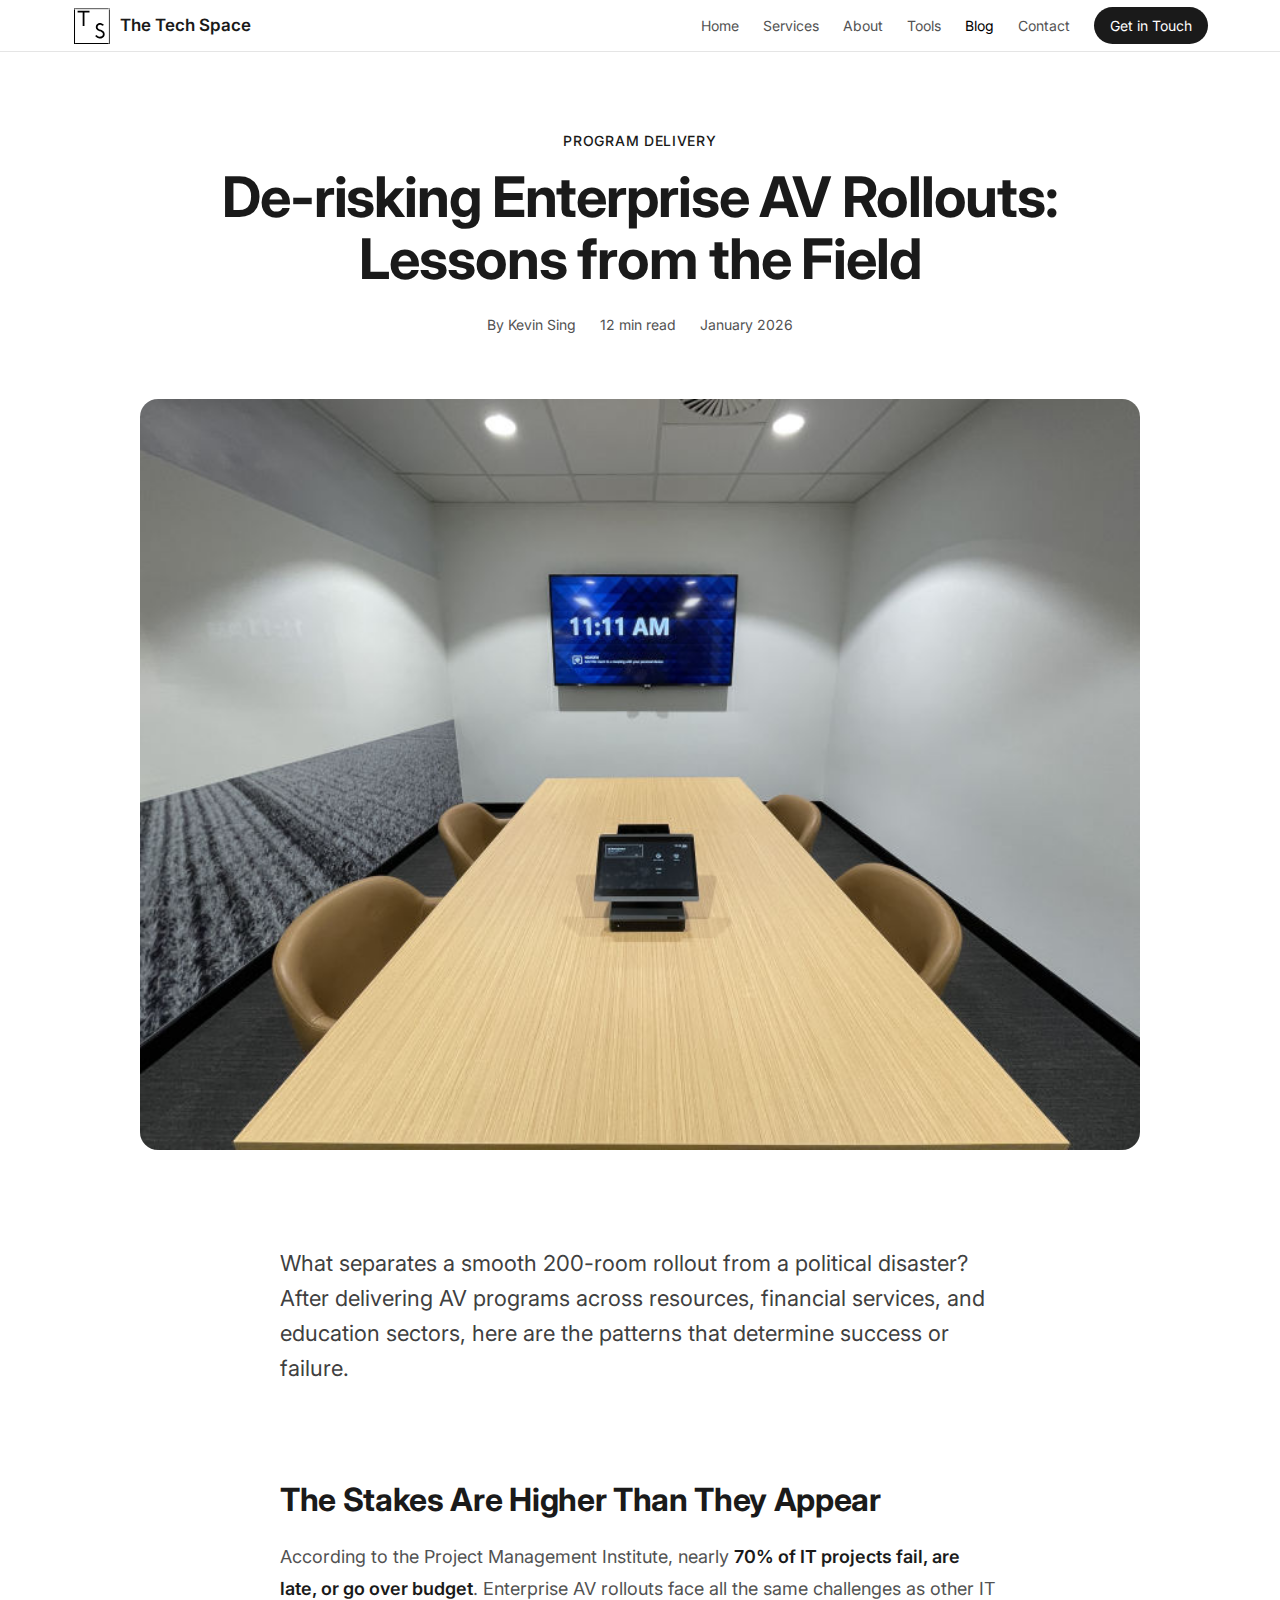
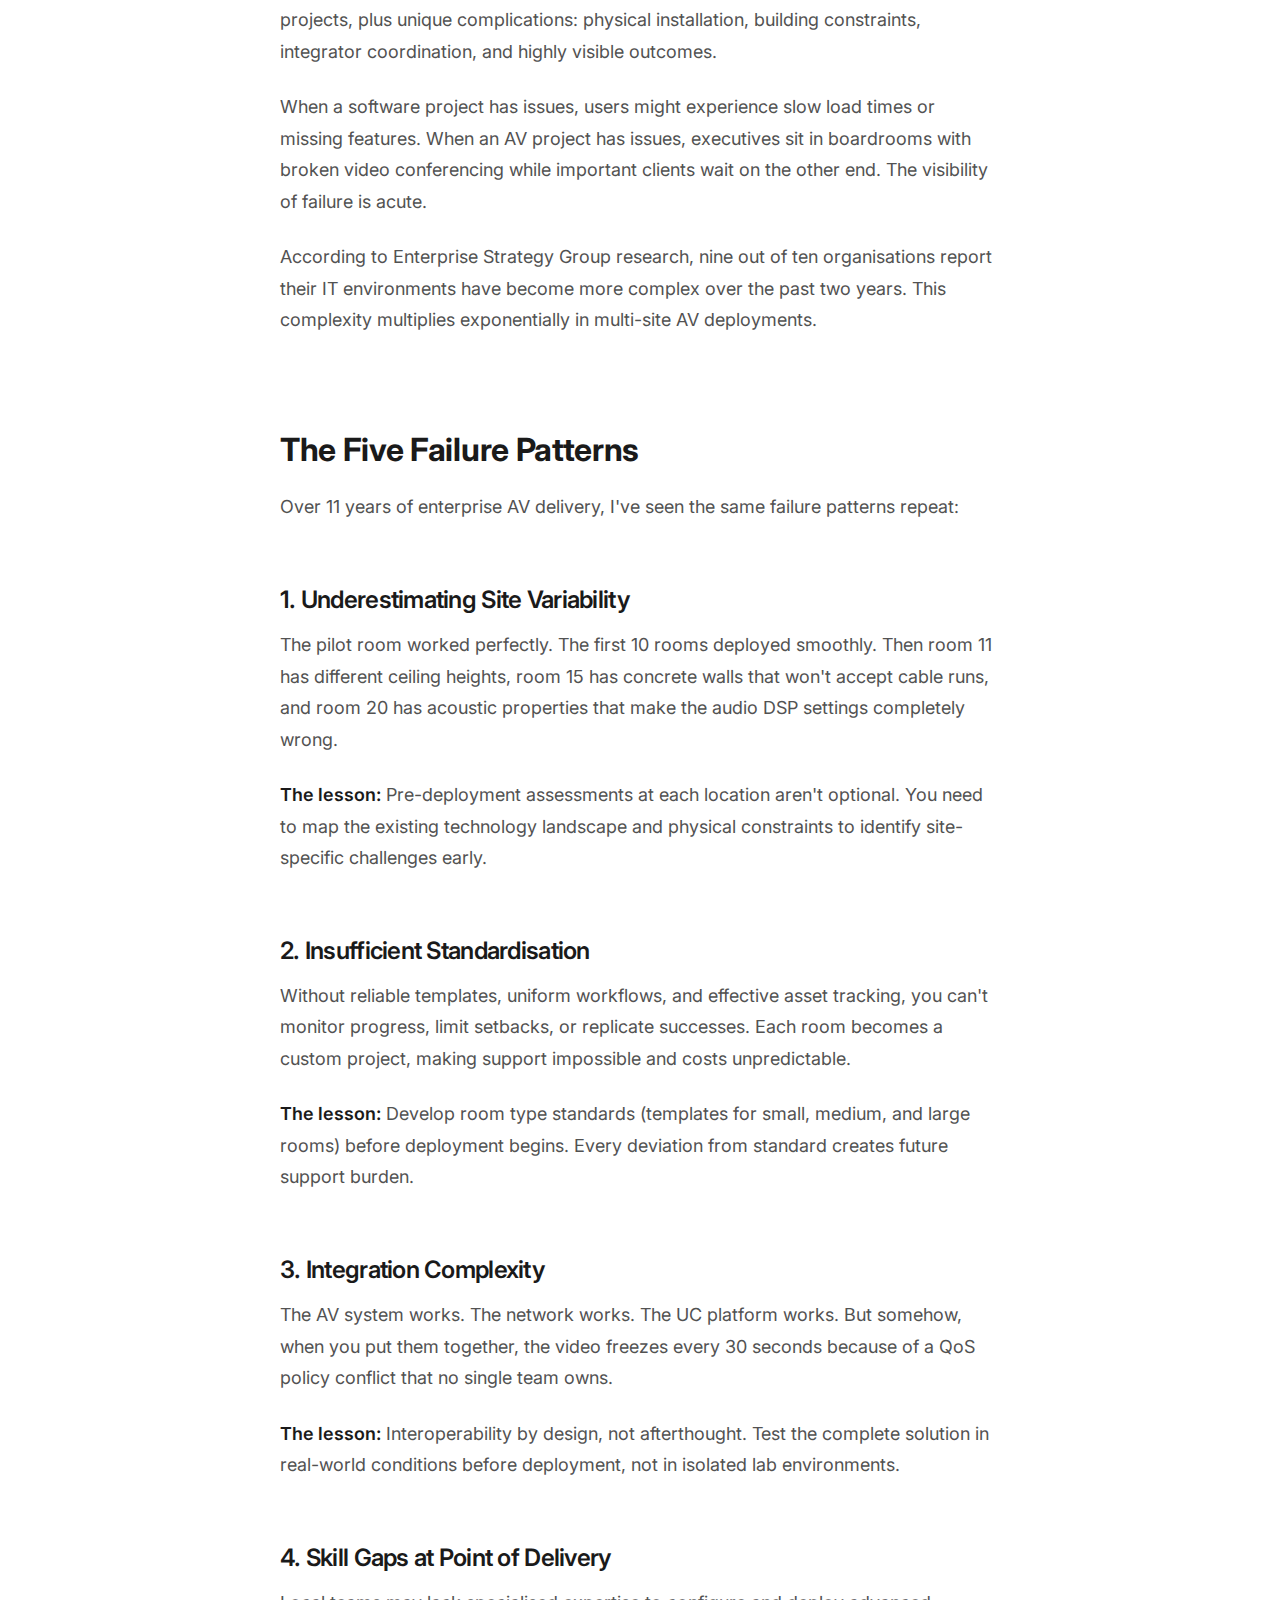
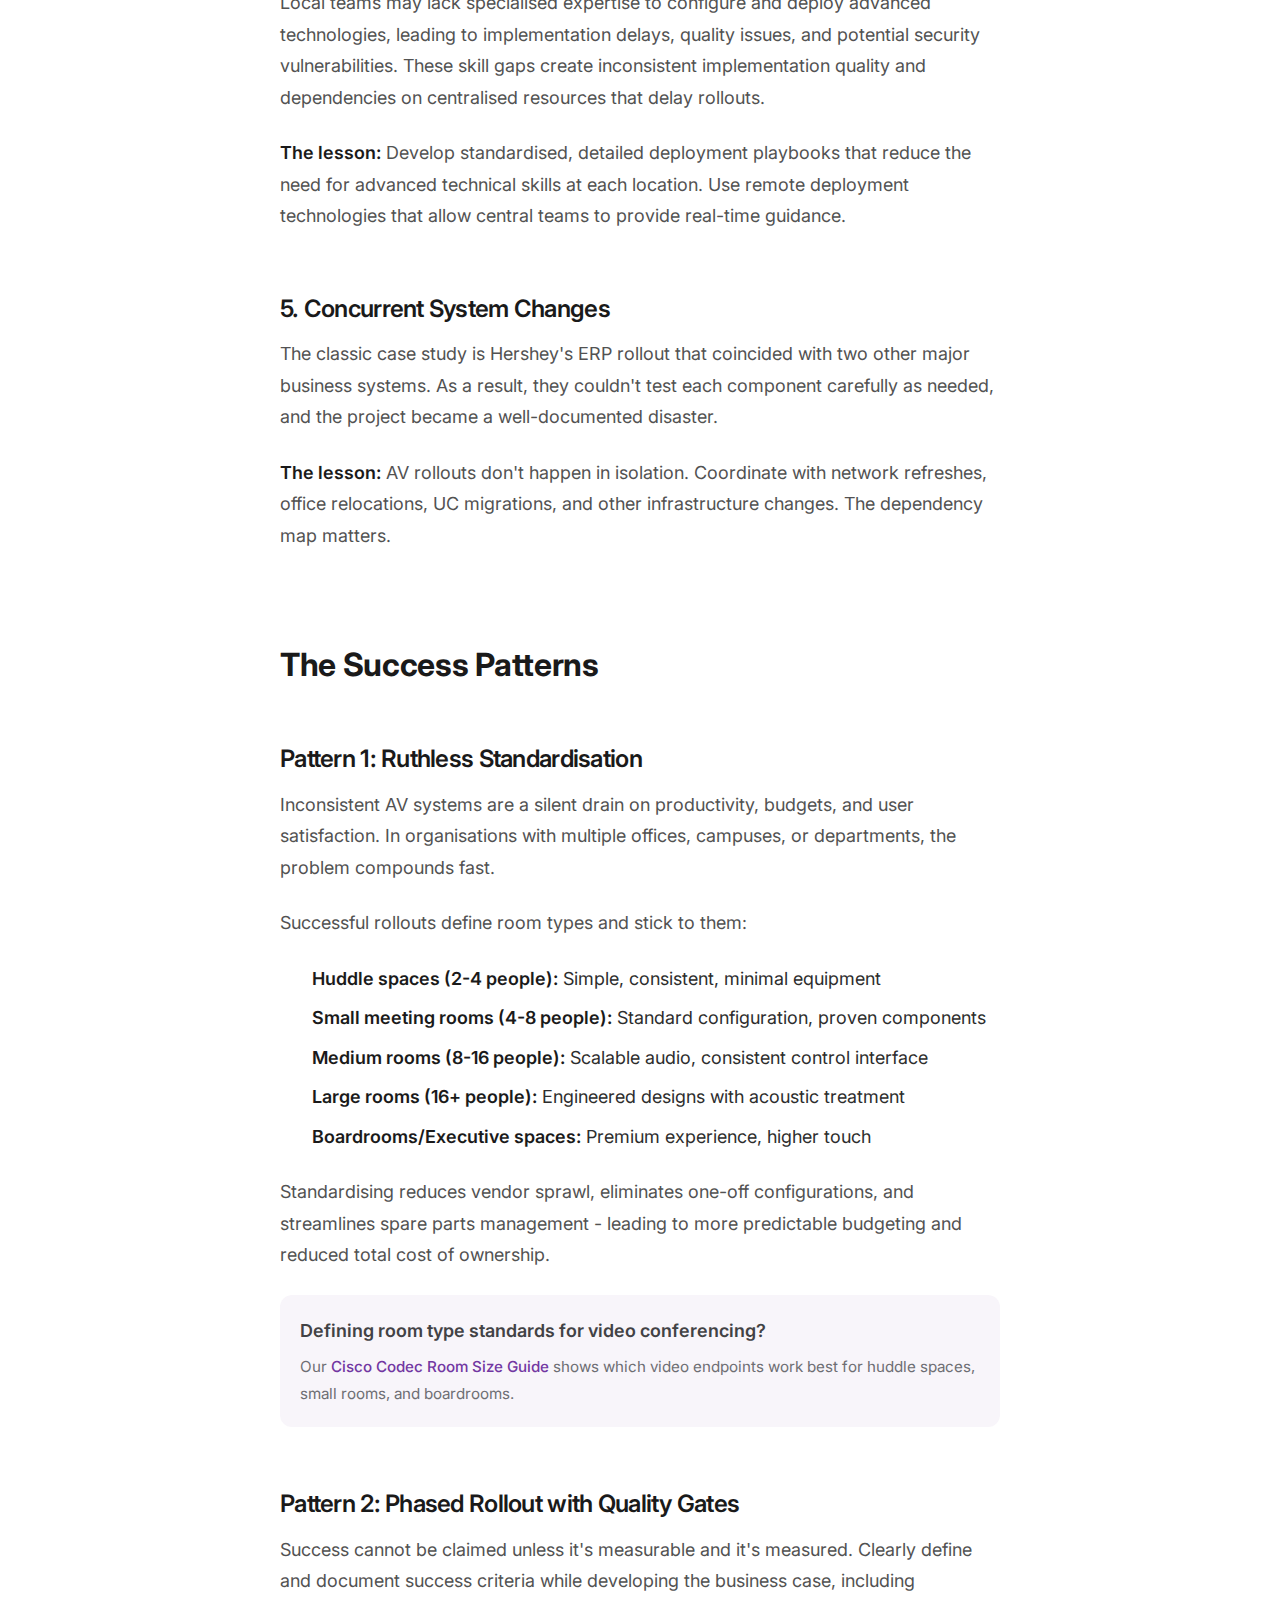
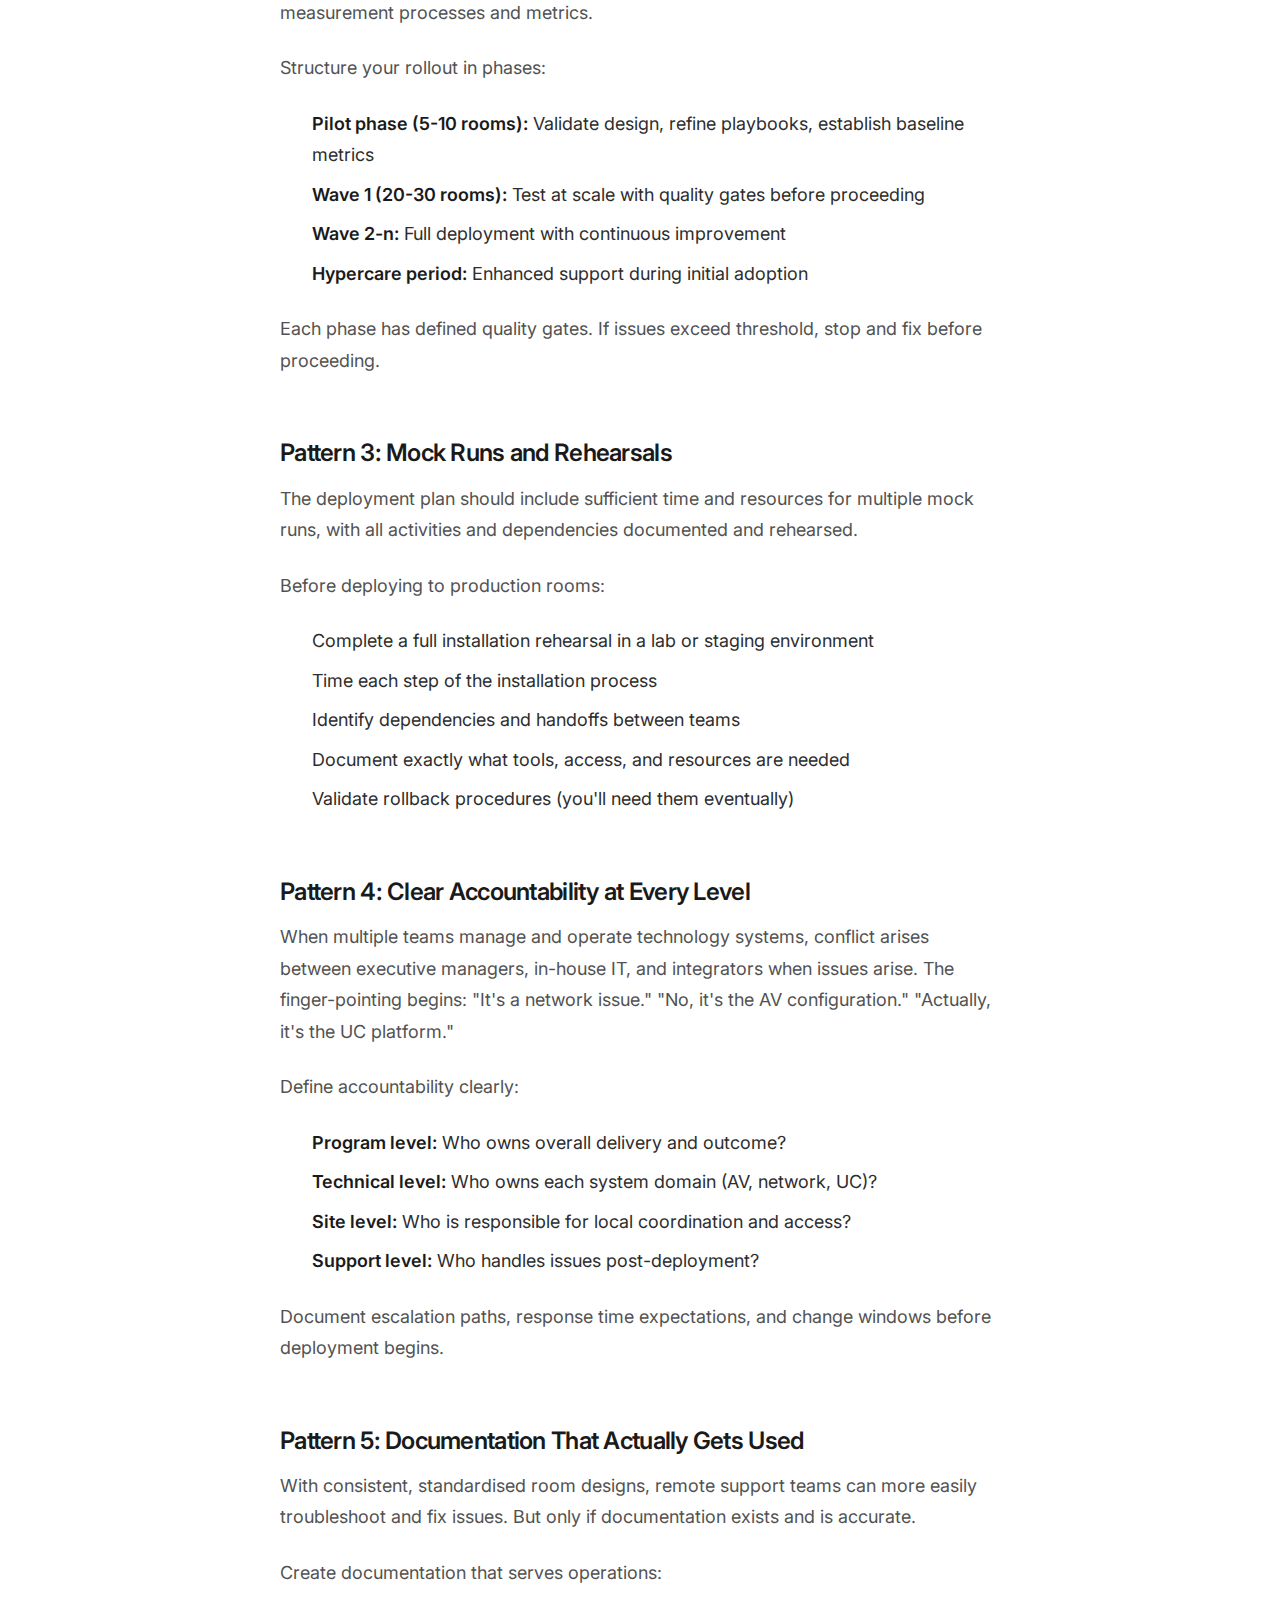
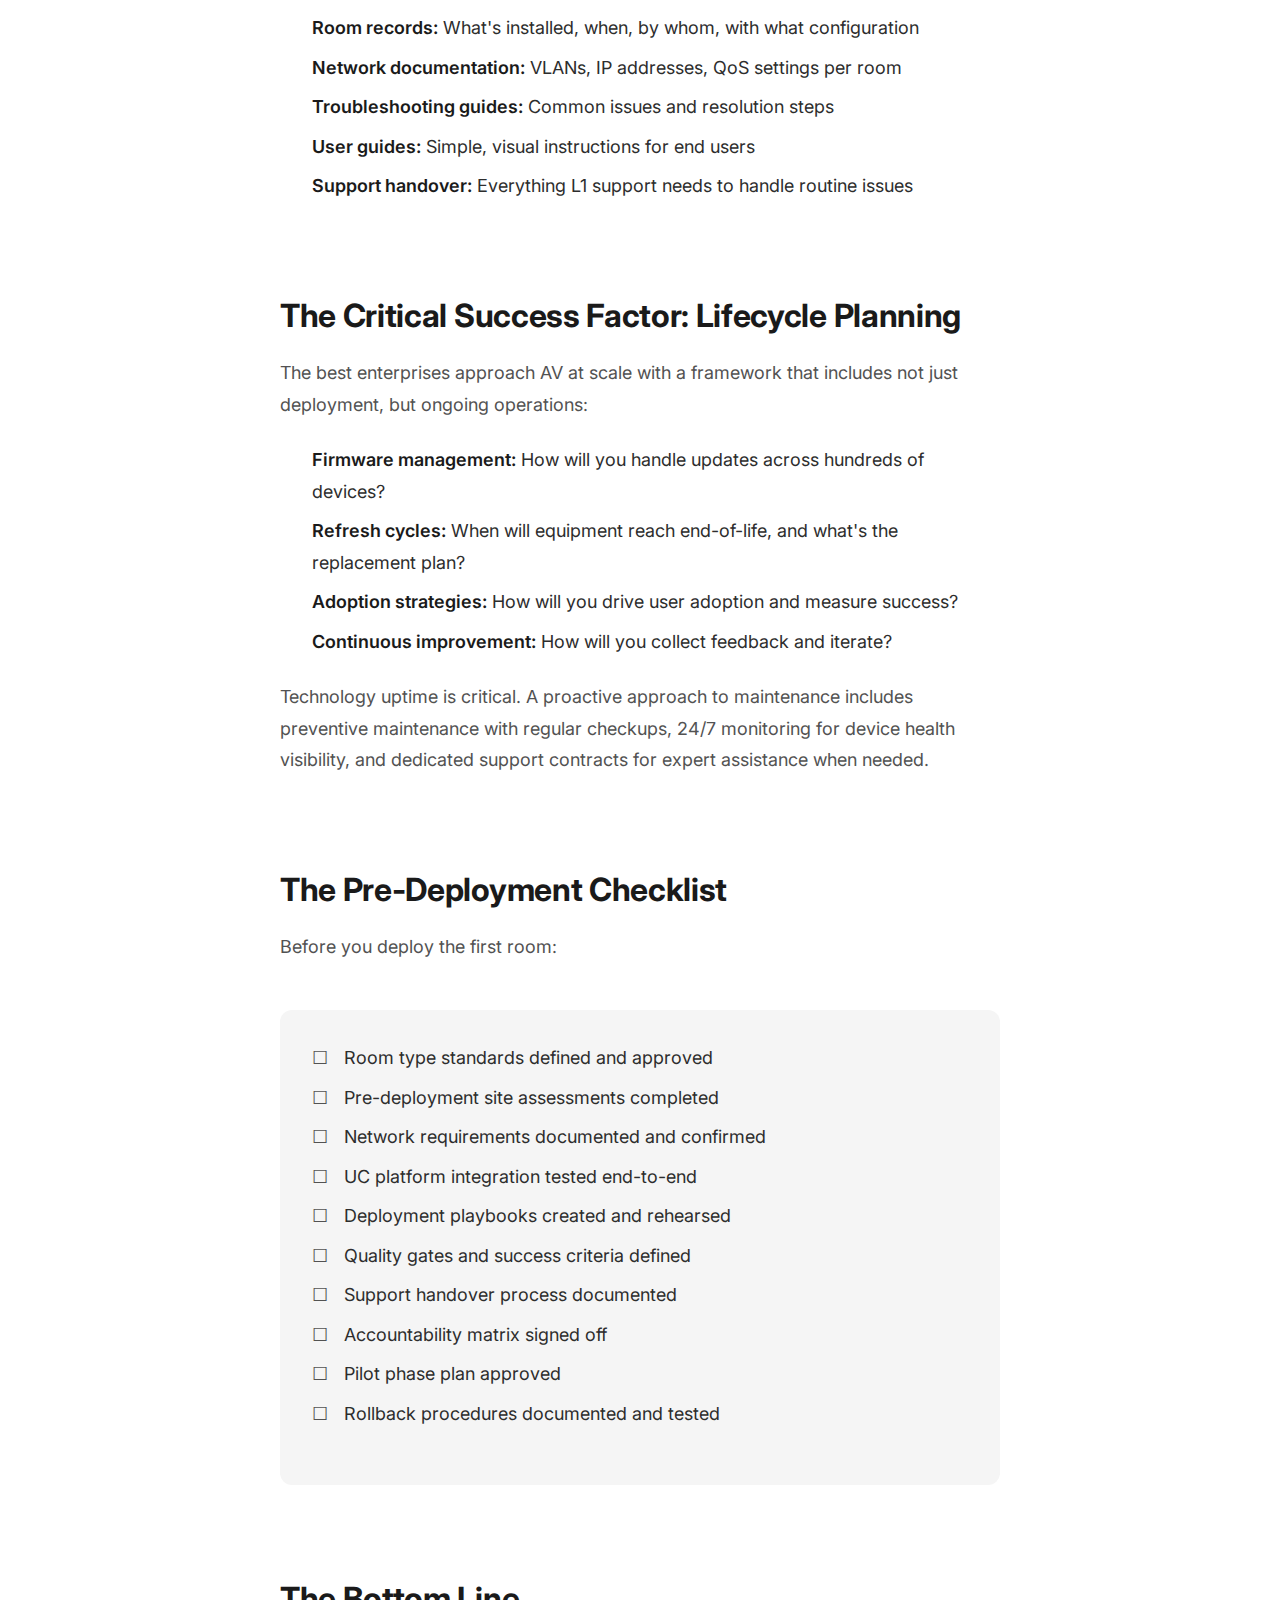
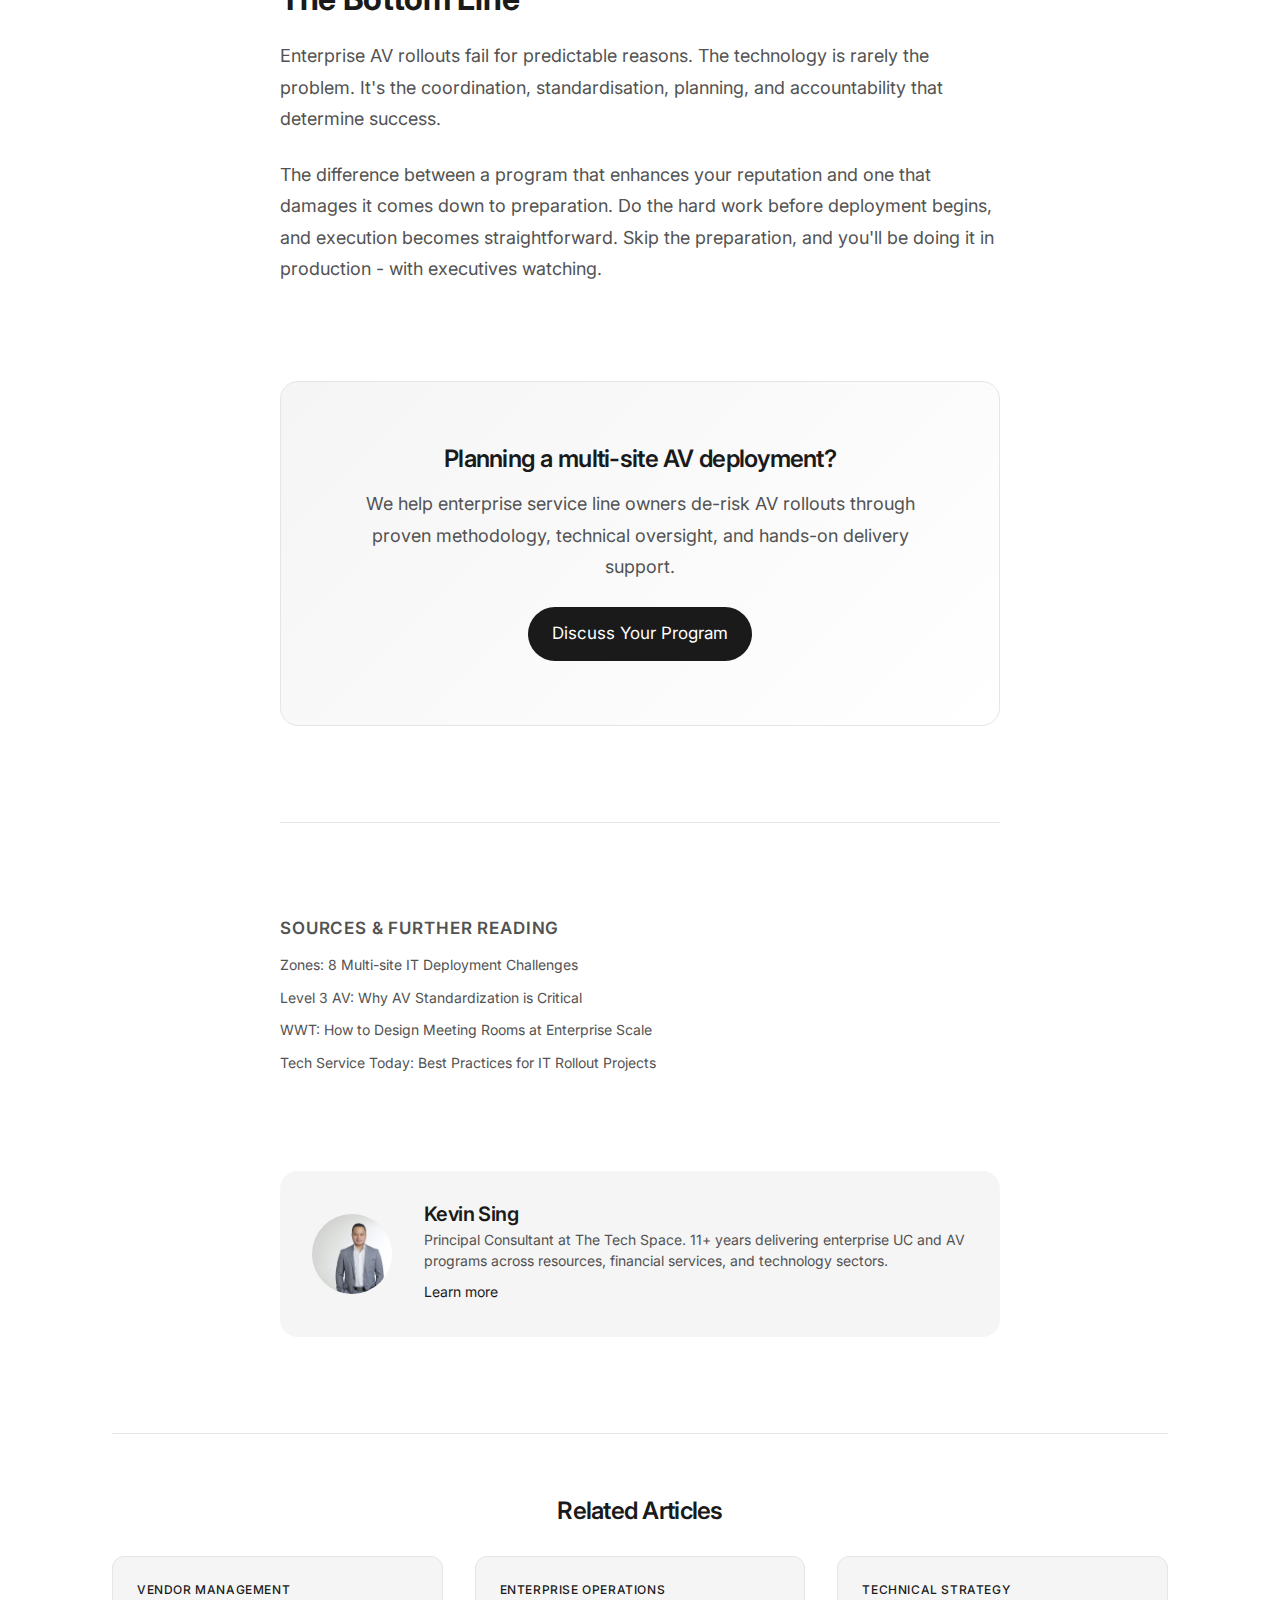
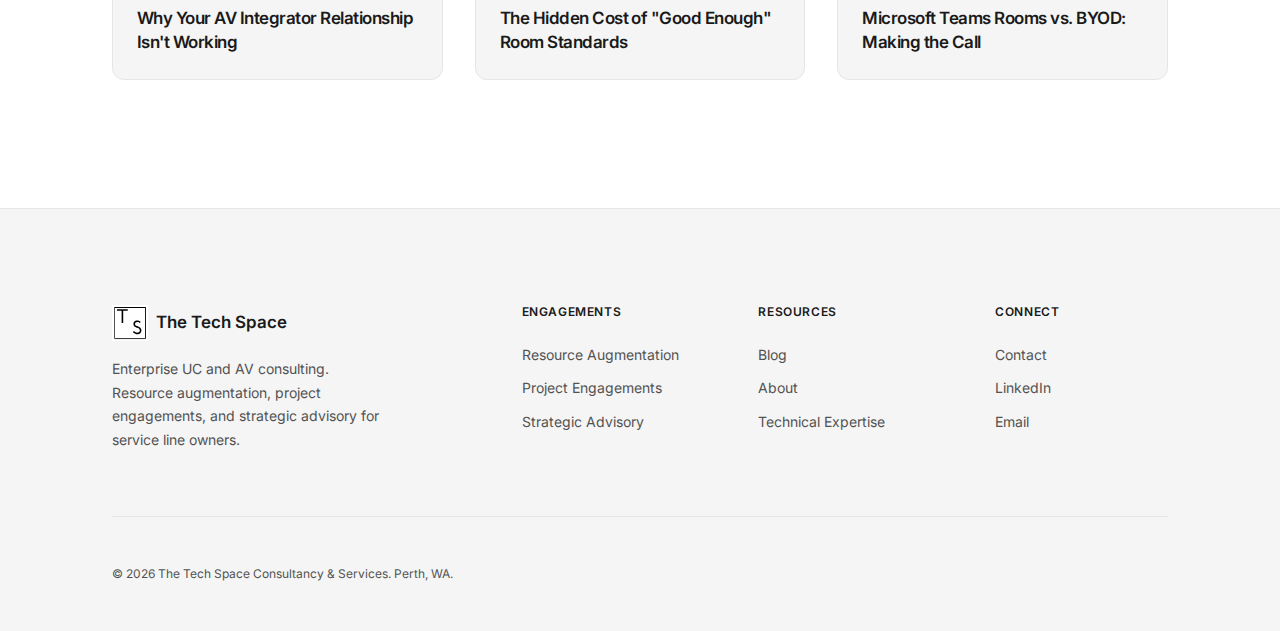
<file: blog/derisking-av-rollouts.html>
<!DOCTYPE html>
<html lang="en-AU">
<head>
  <meta charset="UTF-8">
  <meta name="viewport" content="width=device-width, initial-scale=1.0">

  <!-- Primary Meta Tags -->
  <title>De-risking Enterprise AV Rollouts: Lessons from the Field | The Tech Space</title>
  <meta name="title" content="De-risking Enterprise AV Rollouts: Lessons from the Field | The Tech Space">
  <meta name="description" content="What separates a smooth 200-room rollout from a political disaster? Patterns that determine success or failure in enterprise AV deployments.">
  <meta name="author" content="Kevin Sing">
  <meta name="robots" content="index, follow">

  <!-- Open Graph -->
  <meta property="og:type" content="article">
  <meta property="og:url" content="https://thetech.space/blog/derisking-av-rollouts">
  <meta property="og:title" content="De-risking Enterprise AV Rollouts: Lessons from the Field">
  <meta property="og:description" content="What separates a smooth 200-room rollout from a political disaster? Patterns that determine success or failure.">
  <meta property="og:image" content="https://thetech.space/assets/images/blog/av-rollout.jpg">

  <!-- Canonical -->
  <link rel="canonical" href="https://thetech.space/blog/derisking-av-rollouts">

  <!-- Favicon -->
  <link rel="icon" type="image/x-icon" href="/favicon.ico">

  <!-- Fonts -->
  <link rel="preconnect" href="https://fonts.googleapis.com">
  <link rel="preconnect" href="https://fonts.gstatic.com" crossorigin>
  <link href="https://fonts.googleapis.com/css2?family=Inter:wght@400;500;600;700&display=swap" rel="stylesheet">

  <!-- Stylesheet -->
  <link rel="stylesheet" href="../assets/css/main.css?v=2">
</head>
<body>
  <!-- Skip Link -->
  <a href="#main" class="sr-only">Skip to main content</a>

  <!-- Header -->
  <header class="header" id="header">
    <div class="header__inner">
      <a href="/" class="logo">
        <img src="../assets/images/logo.svg" alt="The Tech Space" width="40" height="40">
        <span>The Tech Space</span>
      </a>

      <nav class="nav">
        <button class="nav-toggle" aria-label="Toggle navigation" aria-expanded="false">
          <span></span>
          <span></span>
          <span></span>
        </button>

        <ul class="nav__list" id="nav-list">
          <li><a href="/" class="nav__link">Home</a></li>
          <li><a href="/services" class="nav__link">Services</a></li>
          <li><a href="/about" class="nav__link">About</a></li>
          <li><a href="/tools/" class="nav__link">Tools</a></li>
          <li><a href="../blog" class="nav__link nav__link--active">Blog</a></li>
          <li><a href="/contact" class="nav__link">Contact</a></li>
          <li><a href="/contact" class="btn btn--primary btn--sm">Get in Touch</a></li>
        </ul>
      </nav>
    </div>
  </header>

  <!-- Main Content -->
  <main id="main">
    <article class="article">
      <header class="article__header">
        <div class="container">
          <span class="article__category">Program Delivery</span>
          <h1 class="article__title">De-risking Enterprise AV Rollouts: Lessons from the Field</h1>
          <p class="article__meta">
            <span>By Kevin Sing</span>
            <span>12 min read</span>
            <span>January 2026</span>
          </p>
        </div>
      </header>

      <div class="article__hero">
        <img src="../assets/images/blog/av-rollout.jpg" alt="AV installation in meeting room">
      </div>

      <div class="container">
        <div class="article__content">
          <p class="article__lead">What separates a smooth 200-room rollout from a political disaster? After delivering AV programs across resources, financial services, and education sectors, here are the patterns that determine success or failure.</p>

          <h2>The Stakes Are Higher Than They Appear</h2>

          <p>According to the Project Management Institute, nearly <strong>70% of IT projects fail, are late, or go over budget</strong>. Enterprise AV rollouts face all the same challenges as other IT projects, plus unique complications: physical installation, building constraints, integrator coordination, and highly visible outcomes.</p>

          <p>When a software project has issues, users might experience slow load times or missing features. When an AV project has issues, executives sit in boardrooms with broken video conferencing while important clients wait on the other end. The visibility of failure is acute.</p>

          <p>According to Enterprise Strategy Group research, nine out of ten organisations report their IT environments have become more complex over the past two years. This complexity multiplies exponentially in multi-site AV deployments.</p>

          <h2>The Five Failure Patterns</h2>

          <p>Over 11 years of enterprise AV delivery, I've seen the same failure patterns repeat:</p>

          <h3>1. Underestimating Site Variability</h3>

          <p>The pilot room worked perfectly. The first 10 rooms deployed smoothly. Then room 11 has different ceiling heights, room 15 has concrete walls that won't accept cable runs, and room 20 has acoustic properties that make the audio DSP settings completely wrong.</p>

          <p><strong>The lesson:</strong> Pre-deployment assessments at each location aren't optional. You need to map the existing technology landscape and physical constraints to identify site-specific challenges early.</p>

          <h3>2. Insufficient Standardisation</h3>

          <p>Without reliable templates, uniform workflows, and effective asset tracking, you can't monitor progress, limit setbacks, or replicate successes. Each room becomes a custom project, making support impossible and costs unpredictable.</p>

          <p><strong>The lesson:</strong> Develop room type standards (templates for small, medium, and large rooms) before deployment begins. Every deviation from standard creates future support burden.</p>

          <h3>3. Integration Complexity</h3>

          <p>The AV system works. The network works. The UC platform works. But somehow, when you put them together, the video freezes every 30 seconds because of a QoS policy conflict that no single team owns.</p>

          <p><strong>The lesson:</strong> Interoperability by design, not afterthought. Test the complete solution in real-world conditions before deployment, not in isolated lab environments.</p>

          <h3>4. Skill Gaps at Point of Delivery</h3>

          <p>Local teams may lack specialised expertise to configure and deploy advanced technologies, leading to implementation delays, quality issues, and potential security vulnerabilities. These skill gaps create inconsistent implementation quality and dependencies on centralised resources that delay rollouts.</p>

          <p><strong>The lesson:</strong> Develop standardised, detailed deployment playbooks that reduce the need for advanced technical skills at each location. Use remote deployment technologies that allow central teams to provide real-time guidance.</p>

          <h3>5. Concurrent System Changes</h3>

          <p>The classic case study is Hershey's ERP rollout that coincided with two other major business systems. As a result, they couldn't test each component carefully as needed, and the project became a well-documented disaster.</p>

          <p><strong>The lesson:</strong> AV rollouts don't happen in isolation. Coordinate with network refreshes, office relocations, UC migrations, and other infrastructure changes. The dependency map matters.</p>

          <h2>The Success Patterns</h2>

          <h3>Pattern 1: Ruthless Standardisation</h3>

          <p>Inconsistent AV systems are a silent drain on productivity, budgets, and user satisfaction. In organisations with multiple offices, campuses, or departments, the problem compounds fast.</p>

          <p>Successful rollouts define room types and stick to them:</p>

          <ul>
            <li><strong>Huddle spaces (2-4 people):</strong> Simple, consistent, minimal equipment</li>
            <li><strong>Small meeting rooms (4-8 people):</strong> Standard configuration, proven components</li>
            <li><strong>Medium rooms (8-16 people):</strong> Scalable audio, consistent control interface</li>
            <li><strong>Large rooms (16+ people):</strong> Engineered designs with acoustic treatment</li>
            <li><strong>Boardrooms/Executive spaces:</strong> Premium experience, higher touch</li>
          </ul>

          <p>Standardising reduces vendor sprawl, eliminates one-off configurations, and streamlines spare parts management - leading to more predictable budgeting and reduced total cost of ownership.</p>

          <div style="background: rgba(114, 55, 162, 0.05); border-radius: 12px; padding: 20px; margin: 24px 0;">
            <p style="margin: 0 0 8px; font-weight: 600; color: #424245;">Defining room type standards for video conferencing?</p>
            <p style="margin: 0; font-size: 0.95rem; color: #6e6e73;">Our <a href="/tools/cisco-codec-guide" style="color: #7237a2; font-weight: 500;">Cisco Codec Room Size Guide</a> shows which video endpoints work best for huddle spaces, small rooms, and boardrooms.</p>
          </div>

          <h3>Pattern 2: Phased Rollout with Quality Gates</h3>

          <p>Success cannot be claimed unless it's measurable and it's measured. Clearly define and document success criteria while developing the business case, including measurement processes and metrics.</p>

          <p>Structure your rollout in phases:</p>

          <ol>
            <li><strong>Pilot phase (5-10 rooms):</strong> Validate design, refine playbooks, establish baseline metrics</li>
            <li><strong>Wave 1 (20-30 rooms):</strong> Test at scale with quality gates before proceeding</li>
            <li><strong>Wave 2-n:</strong> Full deployment with continuous improvement</li>
            <li><strong>Hypercare period:</strong> Enhanced support during initial adoption</li>
          </ol>

          <p>Each phase has defined quality gates. If issues exceed threshold, stop and fix before proceeding.</p>

          <h3>Pattern 3: Mock Runs and Rehearsals</h3>

          <p>The deployment plan should include sufficient time and resources for multiple mock runs, with all activities and dependencies documented and rehearsed.</p>

          <p>Before deploying to production rooms:</p>

          <ul>
            <li>Complete a full installation rehearsal in a lab or staging environment</li>
            <li>Time each step of the installation process</li>
            <li>Identify dependencies and handoffs between teams</li>
            <li>Document exactly what tools, access, and resources are needed</li>
            <li>Validate rollback procedures (you'll need them eventually)</li>
          </ul>

          <h3>Pattern 4: Clear Accountability at Every Level</h3>

          <p>When multiple teams manage and operate technology systems, conflict arises between executive managers, in-house IT, and integrators when issues arise. The finger-pointing begins: "It's a network issue." "No, it's the AV configuration." "Actually, it's the UC platform."</p>

          <p>Define accountability clearly:</p>

          <ul>
            <li><strong>Program level:</strong> Who owns overall delivery and outcome?</li>
            <li><strong>Technical level:</strong> Who owns each system domain (AV, network, UC)?</li>
            <li><strong>Site level:</strong> Who is responsible for local coordination and access?</li>
            <li><strong>Support level:</strong> Who handles issues post-deployment?</li>
          </ul>

          <p>Document escalation paths, response time expectations, and change windows before deployment begins.</p>

          <h3>Pattern 5: Documentation That Actually Gets Used</h3>

          <p>With consistent, standardised room designs, remote support teams can more easily troubleshoot and fix issues. But only if documentation exists and is accurate.</p>

          <p>Create documentation that serves operations:</p>

          <ul>
            <li><strong>Room records:</strong> What's installed, when, by whom, with what configuration</li>
            <li><strong>Network documentation:</strong> VLANs, IP addresses, QoS settings per room</li>
            <li><strong>Troubleshooting guides:</strong> Common issues and resolution steps</li>
            <li><strong>User guides:</strong> Simple, visual instructions for end users</li>
            <li><strong>Support handover:</strong> Everything L1 support needs to handle routine issues</li>
          </ul>

          <h2>The Critical Success Factor: Lifecycle Planning</h2>

          <p>The best enterprises approach AV at scale with a framework that includes not just deployment, but ongoing operations:</p>

          <ul>
            <li><strong>Firmware management:</strong> How will you handle updates across hundreds of devices?</li>
            <li><strong>Refresh cycles:</strong> When will equipment reach end-of-life, and what's the replacement plan?</li>
            <li><strong>Adoption strategies:</strong> How will you drive user adoption and measure success?</li>
            <li><strong>Continuous improvement:</strong> How will you collect feedback and iterate?</li>
          </ul>

          <p>Technology uptime is critical. A proactive approach to maintenance includes preventive maintenance with regular checkups, 24/7 monitoring for device health visibility, and dedicated support contracts for expert assistance when needed.</p>

          <h2>The Pre-Deployment Checklist</h2>

          <p>Before you deploy the first room:</p>

          <div class="article__checklist">
            <ul>
              <li>Room type standards defined and approved</li>
              <li>Pre-deployment site assessments completed</li>
              <li>Network requirements documented and confirmed</li>
              <li>UC platform integration tested end-to-end</li>
              <li>Deployment playbooks created and rehearsed</li>
              <li>Quality gates and success criteria defined</li>
              <li>Support handover process documented</li>
              <li>Accountability matrix signed off</li>
              <li>Pilot phase plan approved</li>
              <li>Rollback procedures documented and tested</li>
            </ul>
          </div>

          <h2>The Bottom Line</h2>

          <p>Enterprise AV rollouts fail for predictable reasons. The technology is rarely the problem. It's the coordination, standardisation, planning, and accountability that determine success.</p>

          <p>The difference between a program that enhances your reputation and one that damages it comes down to preparation. Do the hard work before deployment begins, and execution becomes straightforward. Skip the preparation, and you'll be doing it in production - with executives watching.</p>

          <div class="article__cta">
            <h3>Planning a multi-site AV deployment?</h3>
            <p>We help enterprise service line owners de-risk AV rollouts through proven methodology, technical oversight, and hands-on delivery support.</p>
            <a href="/contact" class="btn btn--primary">Discuss Your Program</a>
          </div>

          <div class="article__sources">
            <h4>Sources & Further Reading</h4>
            <ul>
              <li><a href="https://blog.zones.com/8-multi-site-it-deployment-challenges-how-to-solve-them" target="_blank" rel="noopener">Zones: 8 Multi-site IT Deployment Challenges</a></li>
              <li><a href="https://level3av.com/company/blog/item/why-av-standardization-is-more-critical-than-ever-for-multi-location-businesses" target="_blank" rel="noopener">Level 3 AV: Why AV Standardization is Critical</a></li>
              <li><a href="https://www.wwt.com/article/how-wwt-designs-multi-vendor-meeting-rooms-at-enterprise-scale" target="_blank" rel="noopener">WWT: How to Design Meeting Rooms at Enterprise Scale</a></li>
              <li><a href="https://www.techservicetoday.com/blog/best-practices-for-it-rollout-projects" target="_blank" rel="noopener">Tech Service Today: Best Practices for IT Rollout Projects</a></li>
            </ul>
          </div>
        </div>

        <!-- Author Bio -->
        <div class="article__author">
          <img src="../assets/images/kevin-sing-1080x720.jpg" alt="Kevin Sing">
          <div>
            <h4>Kevin Sing</h4>
            <p>Principal Consultant at The Tech Space. 11+ years delivering enterprise UC and AV programs across resources, financial services, and technology sectors.</p>
            <a href="/about">Learn more</a>
          </div>
        </div>

        <!-- Related Articles -->
        <div class="article__related">
          <h3>Related Articles</h3>
          <div class="grid grid--3">
            <a href="/blog/av-integrator-relationships" class="blog-card blog-card--compact">
              <span class="blog-card__category">Vendor Management</span>
              <h4>Why Your AV Integrator Relationship Isn't Working</h4>
            </a>
            <a href="/blog/room-standards-hidden-costs" class="blog-card blog-card--compact">
              <span class="blog-card__category">Enterprise Operations</span>
              <h4>The Hidden Cost of "Good Enough" Room Standards</h4>
            </a>
            <a href="/blog/mtr-vs-byod" class="blog-card blog-card--compact">
              <span class="blog-card__category">Technical Strategy</span>
              <h4>Microsoft Teams Rooms vs. BYOD: Making the Call</h4>
            </a>
          </div>
        </div>
      </div>
    </article>
  </main>

  <!-- Footer -->
  <footer class="footer">
    <div class="container">
      <div class="footer__grid">
        <div class="footer__brand">
          <a href="/" class="footer__logo">
            <img src="../assets/images/logo.svg" alt="The Tech Space" width="36" height="36">
            <span>The Tech Space</span>
          </a>
          <p class="footer__description">Enterprise UC and AV consulting. Resource augmentation, project engagements, and strategic advisory for service line owners.</p>
        </div>

        <div>
          <h4 class="footer__title">Engagements</h4>
          <ul class="footer__links">
            <li><a href="../services.html#augmentation">Resource Augmentation</a></li>
            <li><a href="../services.html#projects">Project Engagements</a></li>
            <li><a href="../services.html#advisory">Strategic Advisory</a></li>
          </ul>
        </div>

        <div>
          <h4 class="footer__title">Resources</h4>
          <ul class="footer__links">
            <li><a href="../blog">Blog</a></li>
            <li><a href="/about">About</a></li>
            <li><a href="../about.html#expertise">Technical Expertise</a></li>
          </ul>
        </div>

        <div>
          <h4 class="footer__title">Connect</h4>
          <ul class="footer__links">
            <li><a href="/contact">Contact</a></li>
            <li><a href="https://linkedin.com/in/kevinsing" target="_blank" rel="noopener noreferrer">LinkedIn</a></li>
            <li><a href="mailto:design@thetech.space">Email</a></li>
          </ul>
        </div>
      </div>

      <div class="footer__bottom">
        <p>&copy; 2026 The Tech Space Consultancy & Services. Perth, WA.</p>
      </div>
    </div>
  </footer>

  <!-- JavaScript -->
  <script src="../assets/js/main.js"></script>
  <script src="../assets/js/analytics.js"></script>
</body>
</html>
</file>
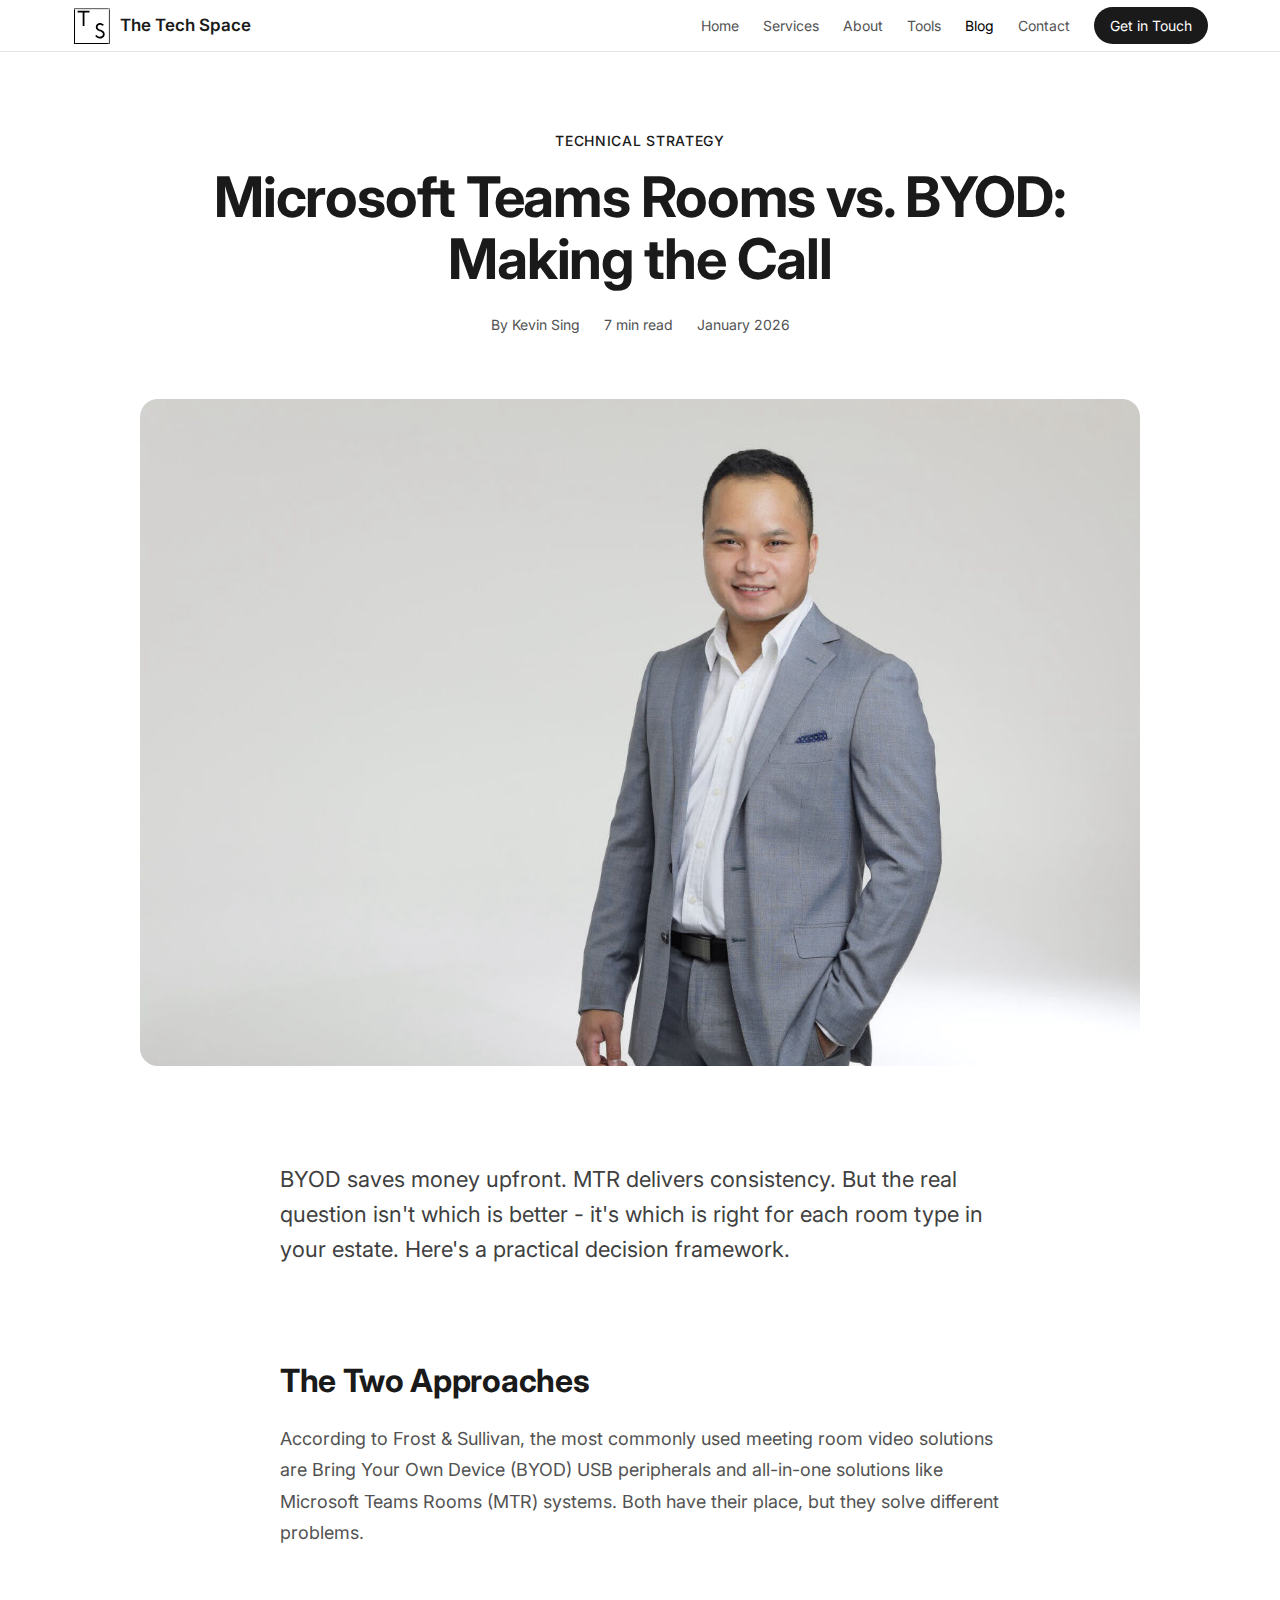
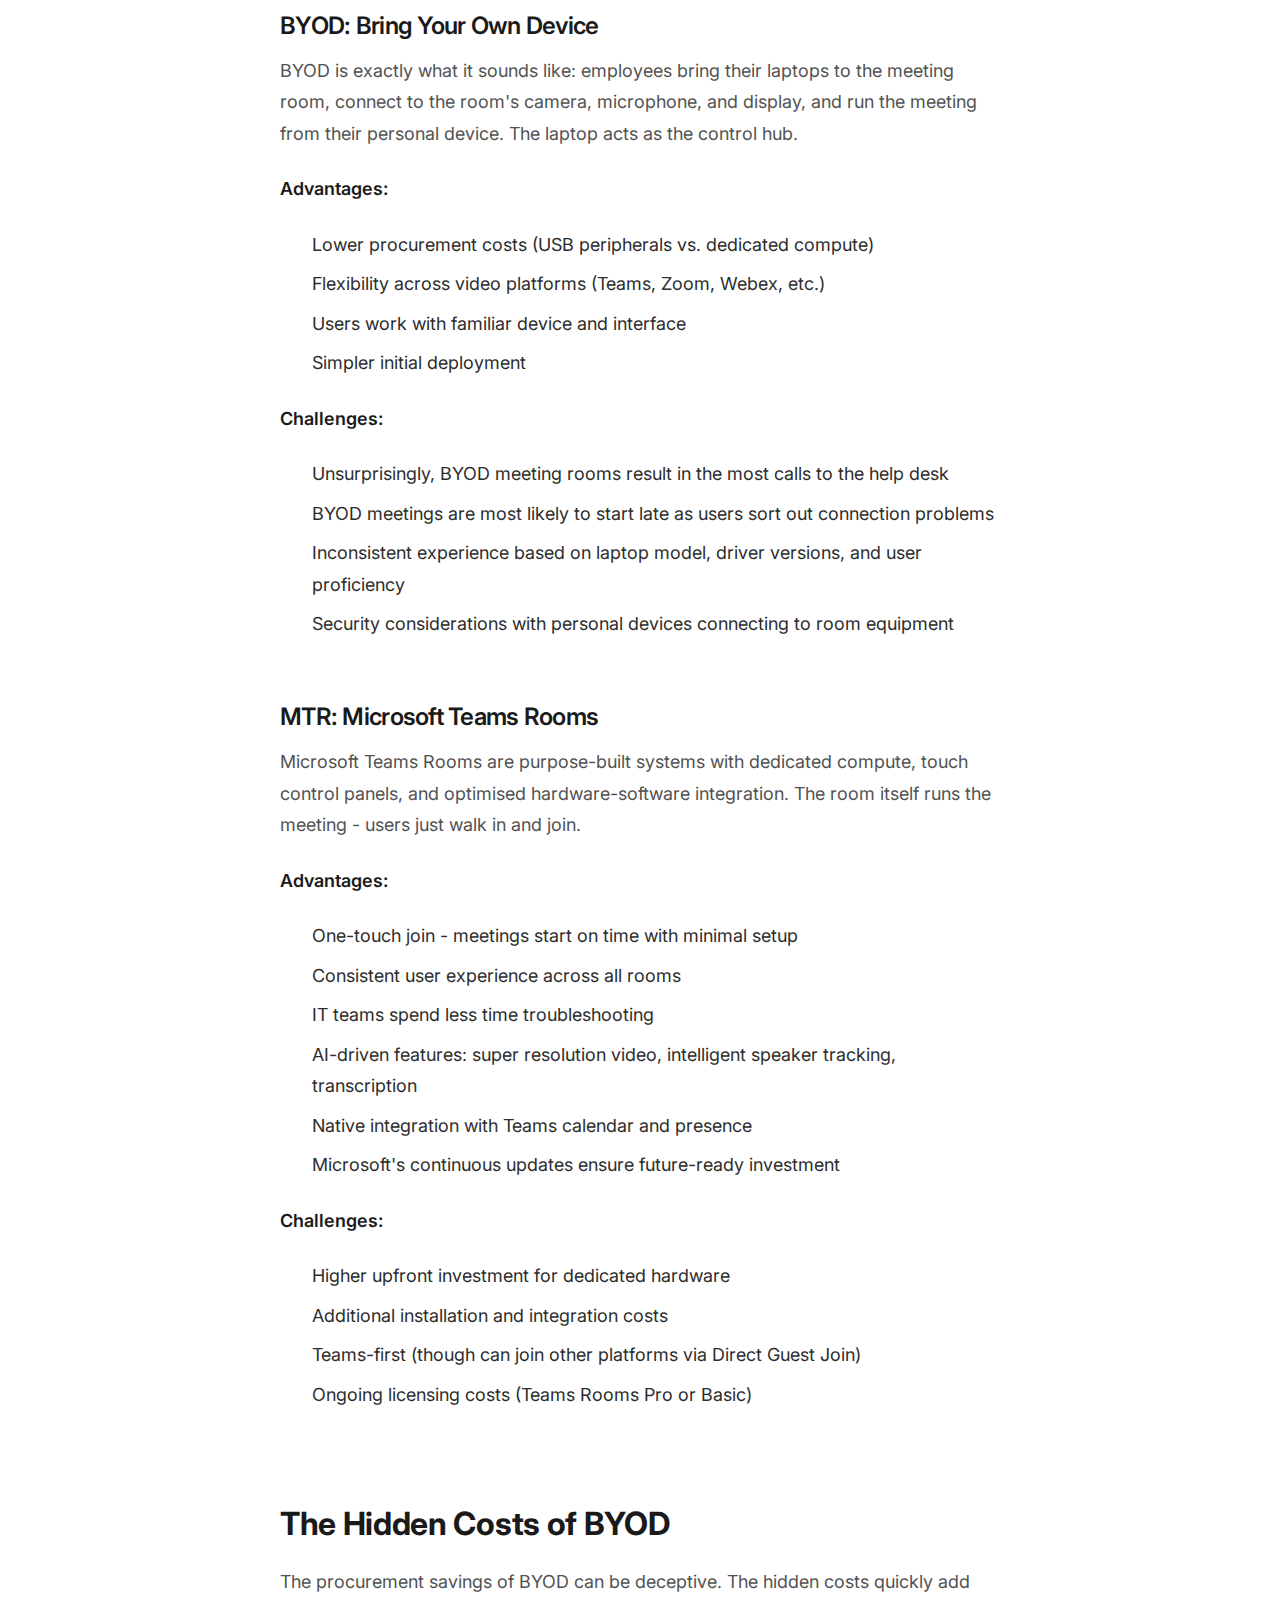
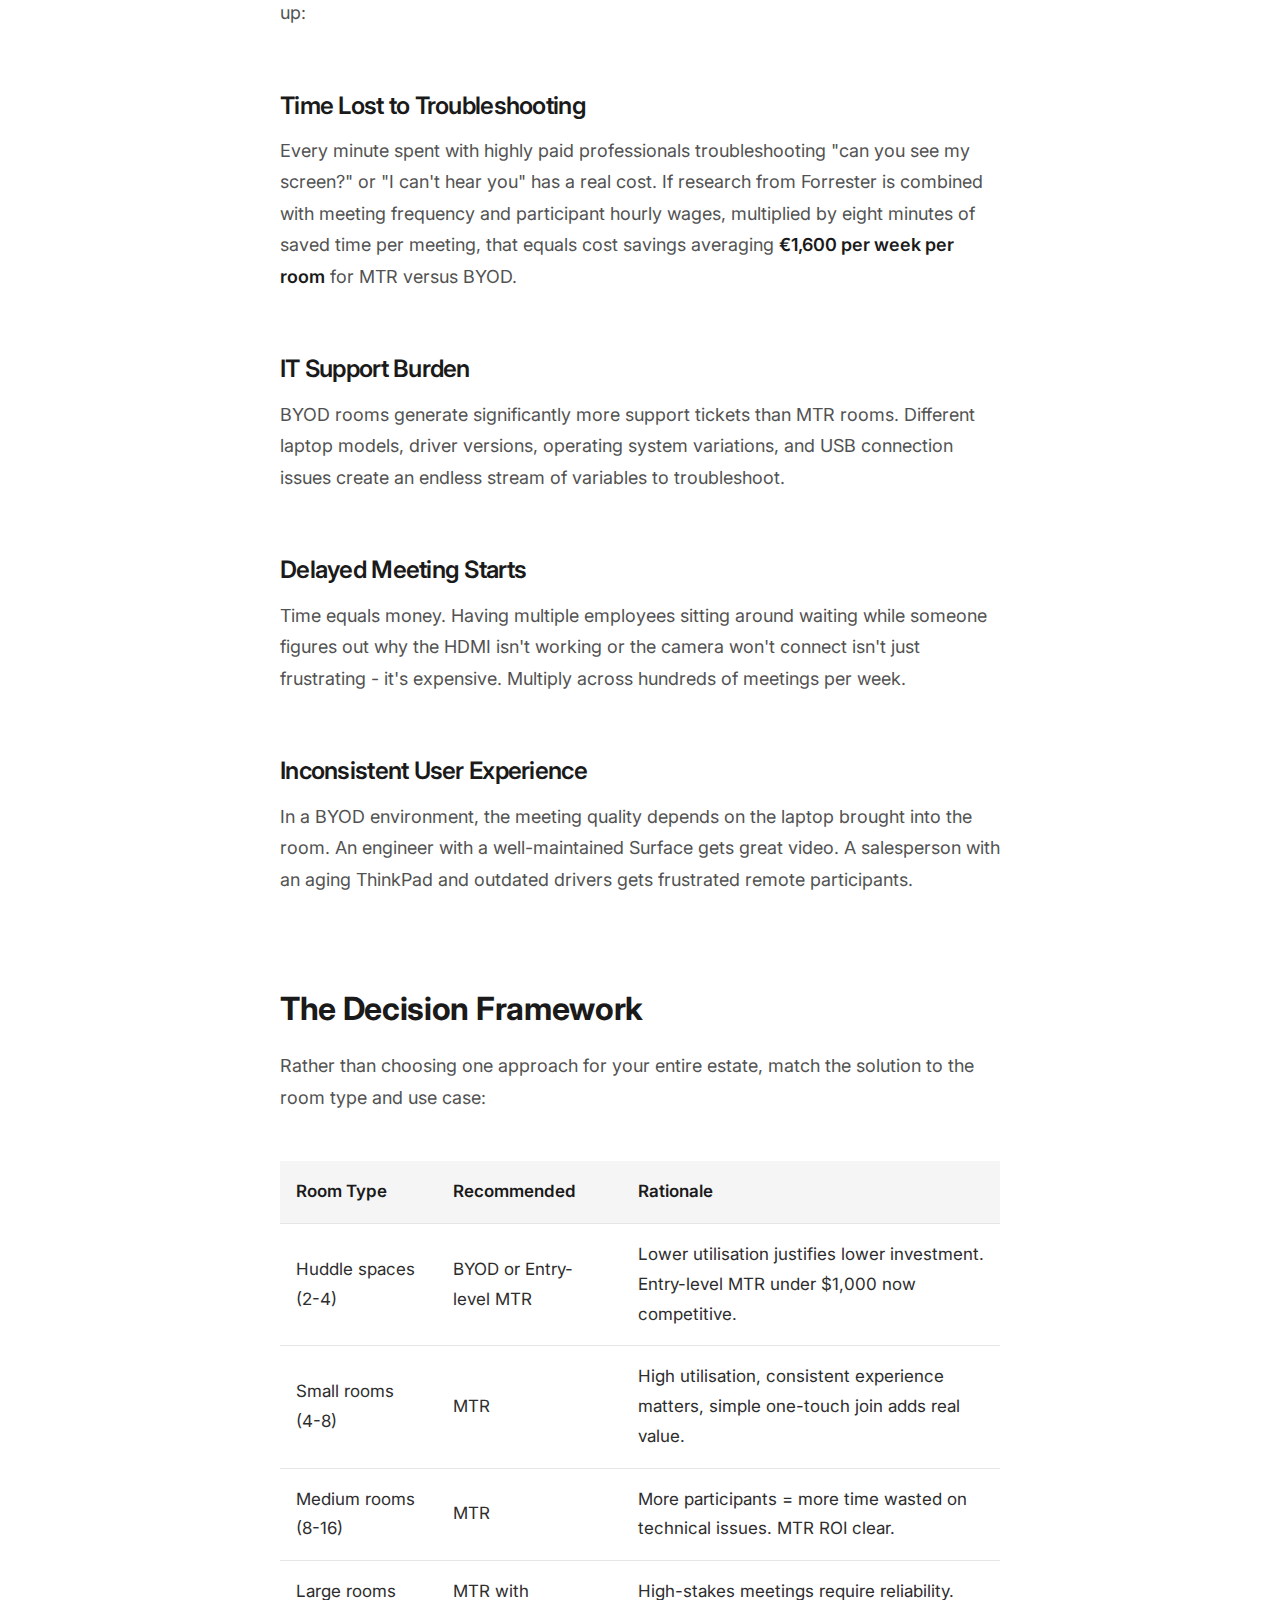
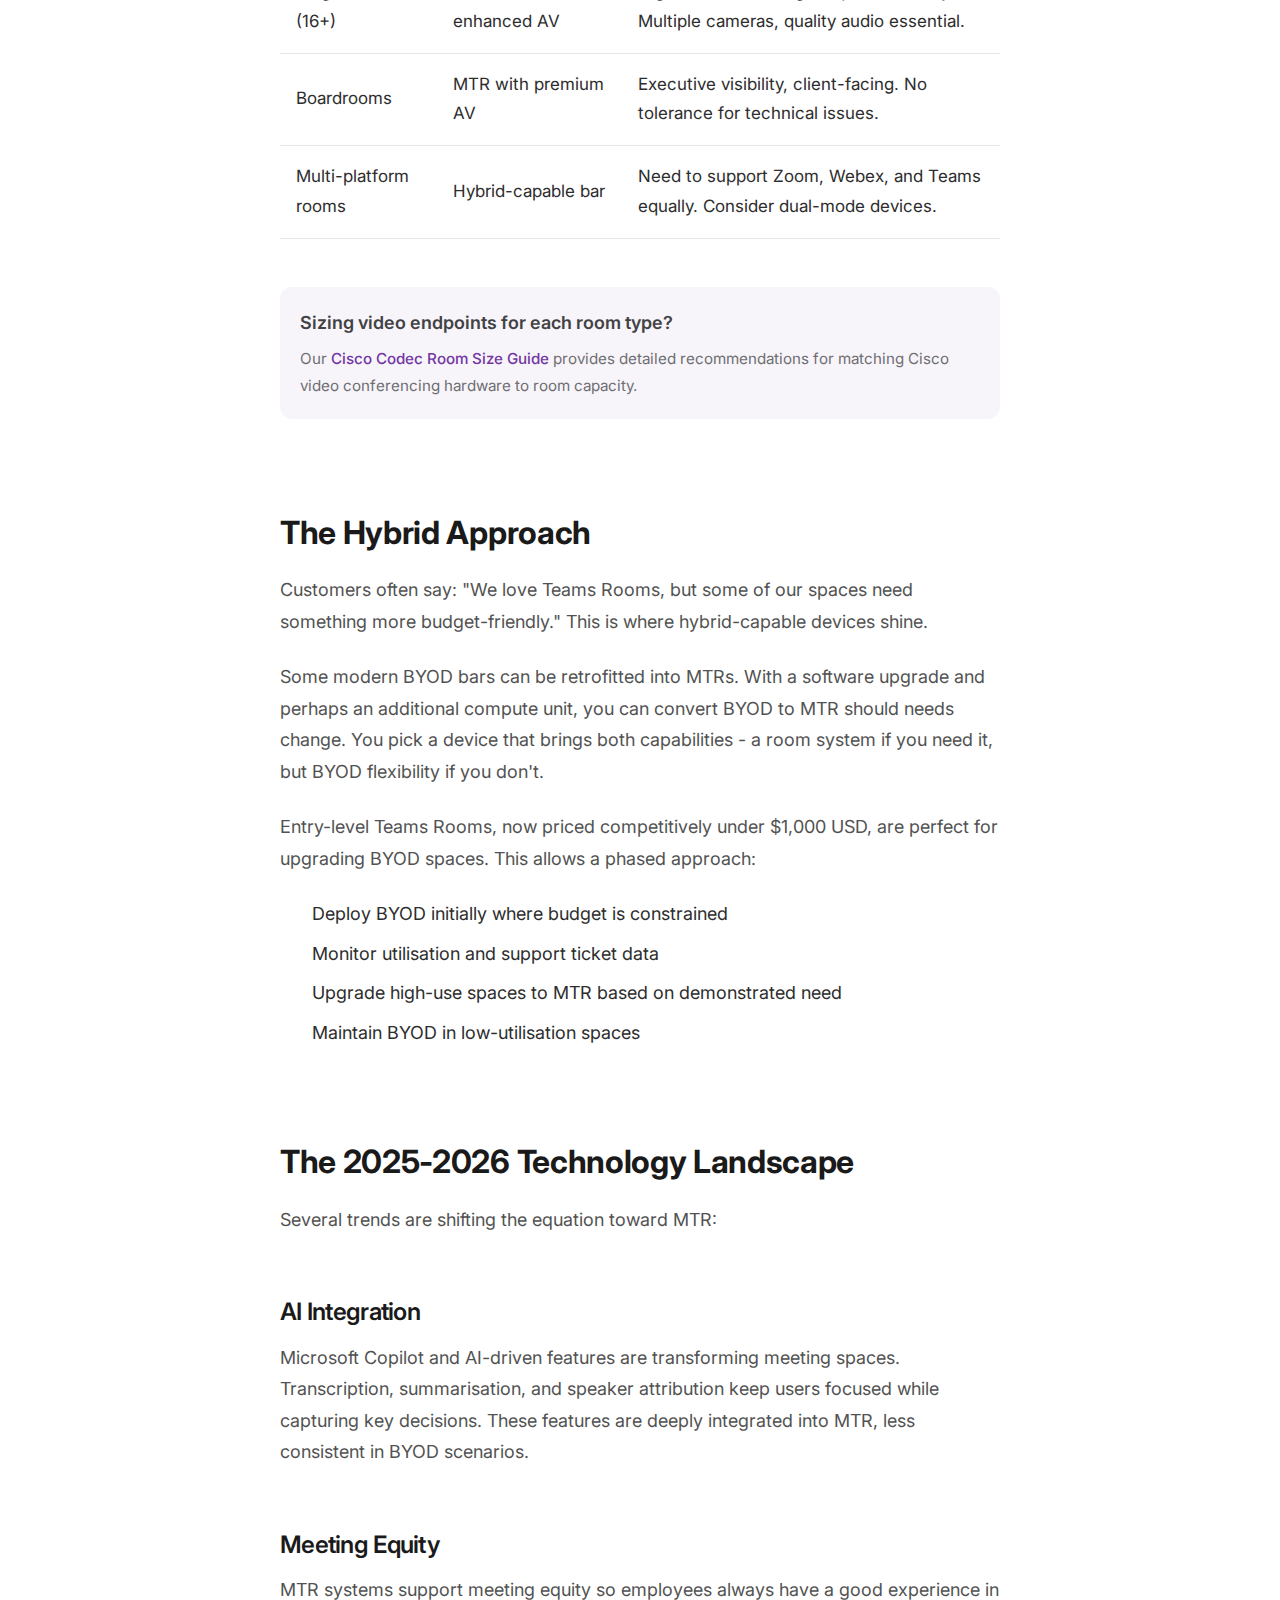
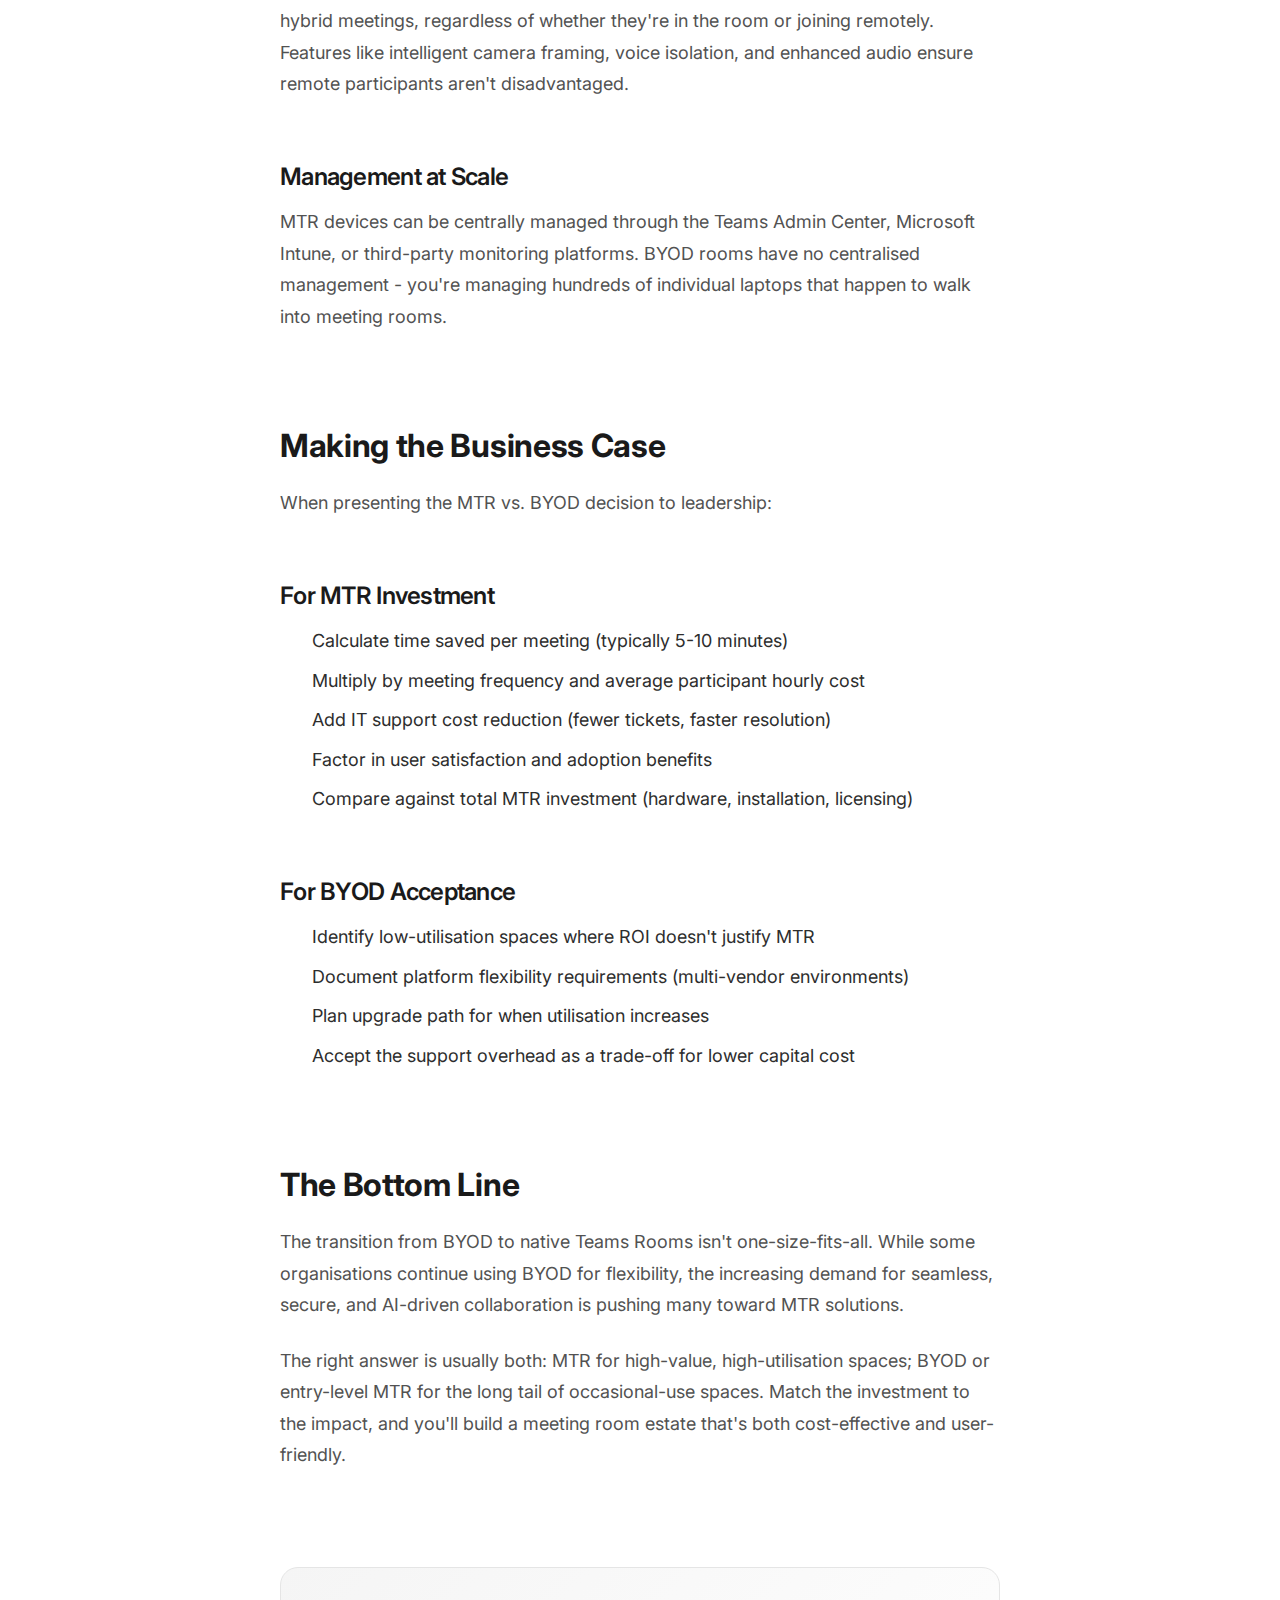
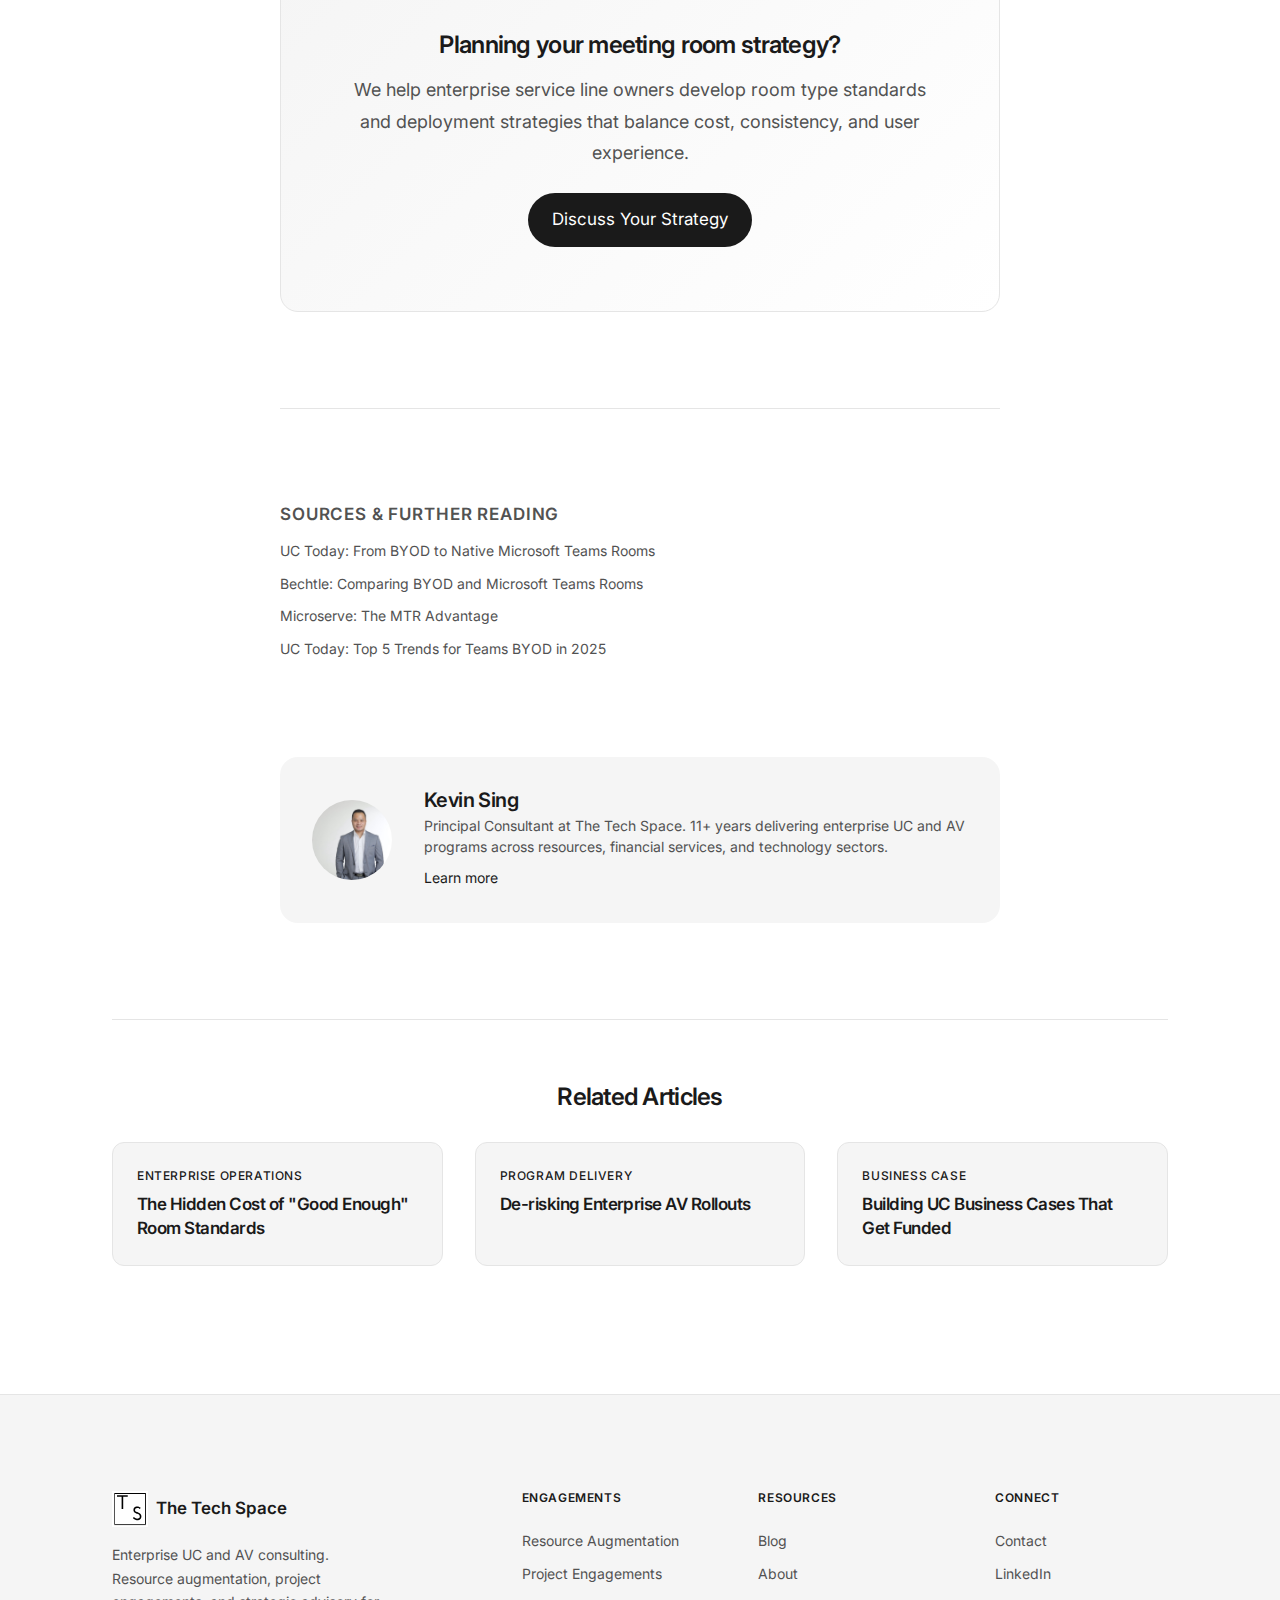
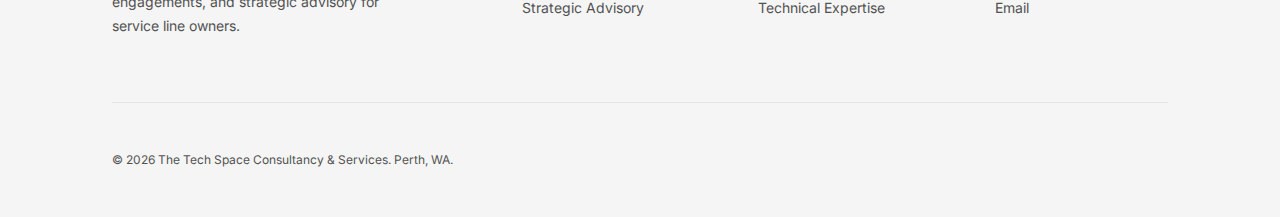
<file: blog/mtr-vs-byod.html>
<!DOCTYPE html>
<html lang="en-AU">
<head>
  <meta charset="UTF-8">
  <meta name="viewport" content="width=device-width, initial-scale=1.0">

  <!-- Primary Meta Tags -->
  <title>Microsoft Teams Rooms vs. BYOD: Making the Call | The Tech Space</title>
  <meta name="title" content="Microsoft Teams Rooms vs. BYOD: Making the Call | The Tech Space">
  <meta name="description" content="BYOD saves money upfront. MTR delivers consistency. A practical decision framework for choosing the right approach for each room type.">
  <meta name="author" content="Kevin Sing">
  <meta name="robots" content="index, follow">

  <!-- Open Graph -->
  <meta property="og:type" content="article">
  <meta property="og:url" content="https://thetech.space/blog/mtr-vs-byod">
  <meta property="og:title" content="Microsoft Teams Rooms vs. BYOD: Making the Call">
  <meta property="og:description" content="BYOD saves money upfront. MTR delivers consistency. A practical decision framework.">
  <meta property="og:image" content="https://thetech.space/assets/images/corporate-shot-1380x920.jpg">

  <!-- Canonical -->
  <link rel="canonical" href="https://thetech.space/blog/mtr-vs-byod">

  <!-- Favicon -->
  <link rel="icon" type="image/x-icon" href="/favicon.ico">

  <!-- Fonts -->
  <link rel="preconnect" href="https://fonts.googleapis.com">
  <link rel="preconnect" href="https://fonts.gstatic.com" crossorigin>
  <link href="https://fonts.googleapis.com/css2?family=Inter:wght@400;500;600;700&display=swap" rel="stylesheet">

  <!-- Stylesheet -->
  <link rel="stylesheet" href="../assets/css/main.css?v=2">
</head>
<body>
  <!-- Skip Link -->
  <a href="#main" class="sr-only">Skip to main content</a>

  <!-- Header -->
  <header class="header" id="header">
    <div class="header__inner">
      <a href="/" class="logo">
        <img src="../assets/images/logo.svg" alt="The Tech Space" width="40" height="40">
        <span>The Tech Space</span>
      </a>

      <nav class="nav">
        <button class="nav-toggle" aria-label="Toggle navigation" aria-expanded="false">
          <span></span>
          <span></span>
          <span></span>
        </button>

        <ul class="nav__list" id="nav-list">
          <li><a href="/" class="nav__link">Home</a></li>
          <li><a href="/services" class="nav__link">Services</a></li>
          <li><a href="/about" class="nav__link">About</a></li>
          <li><a href="/tools/" class="nav__link">Tools</a></li>
          <li><a href="../blog" class="nav__link nav__link--active">Blog</a></li>
          <li><a href="/contact" class="nav__link">Contact</a></li>
          <li><a href="/contact" class="btn btn--primary btn--sm">Get in Touch</a></li>
        </ul>
      </nav>
    </div>
  </header>

  <!-- Main Content -->
  <main id="main">
    <article class="article">
      <header class="article__header">
        <div class="container">
          <span class="article__category">Technical Strategy</span>
          <h1 class="article__title">Microsoft Teams Rooms vs. BYOD: Making the Call</h1>
          <p class="article__meta">
            <span>By Kevin Sing</span>
            <span>7 min read</span>
            <span>January 2026</span>
          </p>
        </div>
      </header>

      <div class="article__hero">
        <img src="../assets/images/corporate-shot-1380x920.jpg" alt="Corporate meeting room technology">
      </div>

      <div class="container">
        <div class="article__content">
          <p class="article__lead">BYOD saves money upfront. MTR delivers consistency. But the real question isn't which is better - it's which is right for each room type in your estate. Here's a practical decision framework.</p>

          <h2>The Two Approaches</h2>

          <p>According to Frost & Sullivan, the most commonly used meeting room video solutions are Bring Your Own Device (BYOD) USB peripherals and all-in-one solutions like Microsoft Teams Rooms (MTR) systems. Both have their place, but they solve different problems.</p>

          <h3>BYOD: Bring Your Own Device</h3>

          <p>BYOD is exactly what it sounds like: employees bring their laptops to the meeting room, connect to the room's camera, microphone, and display, and run the meeting from their personal device. The laptop acts as the control hub.</p>

          <p><strong>Advantages:</strong></p>
          <ul>
            <li>Lower procurement costs (USB peripherals vs. dedicated compute)</li>
            <li>Flexibility across video platforms (Teams, Zoom, Webex, etc.)</li>
            <li>Users work with familiar device and interface</li>
            <li>Simpler initial deployment</li>
          </ul>

          <p><strong>Challenges:</strong></p>
          <ul>
            <li>Unsurprisingly, BYOD meeting rooms result in the most calls to the help desk</li>
            <li>BYOD meetings are most likely to start late as users sort out connection problems</li>
            <li>Inconsistent experience based on laptop model, driver versions, and user proficiency</li>
            <li>Security considerations with personal devices connecting to room equipment</li>
          </ul>

          <h3>MTR: Microsoft Teams Rooms</h3>

          <p>Microsoft Teams Rooms are purpose-built systems with dedicated compute, touch control panels, and optimised hardware-software integration. The room itself runs the meeting - users just walk in and join.</p>

          <p><strong>Advantages:</strong></p>
          <ul>
            <li>One-touch join - meetings start on time with minimal setup</li>
            <li>Consistent user experience across all rooms</li>
            <li>IT teams spend less time troubleshooting</li>
            <li>AI-driven features: super resolution video, intelligent speaker tracking, transcription</li>
            <li>Native integration with Teams calendar and presence</li>
            <li>Microsoft's continuous updates ensure future-ready investment</li>
          </ul>

          <p><strong>Challenges:</strong></p>
          <ul>
            <li>Higher upfront investment for dedicated hardware</li>
            <li>Additional installation and integration costs</li>
            <li>Teams-first (though can join other platforms via Direct Guest Join)</li>
            <li>Ongoing licensing costs (Teams Rooms Pro or Basic)</li>
          </ul>

          <h2>The Hidden Costs of BYOD</h2>

          <p>The procurement savings of BYOD can be deceptive. The hidden costs quickly add up:</p>

          <h3>Time Lost to Troubleshooting</h3>

          <p>Every minute spent with highly paid professionals troubleshooting "can you see my screen?" or "I can't hear you" has a real cost. If research from Forrester is combined with meeting frequency and participant hourly wages, multiplied by eight minutes of saved time per meeting, that equals cost savings averaging <strong>€1,600 per week per room</strong> for MTR versus BYOD.</p>

          <h3>IT Support Burden</h3>

          <p>BYOD rooms generate significantly more support tickets than MTR rooms. Different laptop models, driver versions, operating system variations, and USB connection issues create an endless stream of variables to troubleshoot.</p>

          <h3>Delayed Meeting Starts</h3>

          <p>Time equals money. Having multiple employees sitting around waiting while someone figures out why the HDMI isn't working or the camera won't connect isn't just frustrating - it's expensive. Multiply across hundreds of meetings per week.</p>

          <h3>Inconsistent User Experience</h3>

          <p>In a BYOD environment, the meeting quality depends on the laptop brought into the room. An engineer with a well-maintained Surface gets great video. A salesperson with an aging ThinkPad and outdated drivers gets frustrated remote participants.</p>

          <h2>The Decision Framework</h2>

          <p>Rather than choosing one approach for your entire estate, match the solution to the room type and use case:</p>

          <table class="article__table">
            <thead>
              <tr>
                <th>Room Type</th>
                <th>Recommended</th>
                <th>Rationale</th>
              </tr>
            </thead>
            <tbody>
              <tr>
                <td>Huddle spaces (2-4)</td>
                <td>BYOD or Entry-level MTR</td>
                <td>Lower utilisation justifies lower investment. Entry-level MTR under $1,000 now competitive.</td>
              </tr>
              <tr>
                <td>Small rooms (4-8)</td>
                <td>MTR</td>
                <td>High utilisation, consistent experience matters, simple one-touch join adds real value.</td>
              </tr>
              <tr>
                <td>Medium rooms (8-16)</td>
                <td>MTR</td>
                <td>More participants = more time wasted on technical issues. MTR ROI clear.</td>
              </tr>
              <tr>
                <td>Large rooms (16+)</td>
                <td>MTR with enhanced AV</td>
                <td>High-stakes meetings require reliability. Multiple cameras, quality audio essential.</td>
              </tr>
              <tr>
                <td>Boardrooms</td>
                <td>MTR with premium AV</td>
                <td>Executive visibility, client-facing. No tolerance for technical issues.</td>
              </tr>
              <tr>
                <td>Multi-platform rooms</td>
                <td>Hybrid-capable bar</td>
                <td>Need to support Zoom, Webex, and Teams equally. Consider dual-mode devices.</td>
              </tr>
            </tbody>
          </table>

          <div style="background: rgba(114, 55, 162, 0.05); border-radius: 12px; padding: 20px; margin: 24px 0;">
            <p style="margin: 0 0 8px; font-weight: 600; color: #424245;">Sizing video endpoints for each room type?</p>
            <p style="margin: 0; font-size: 0.95rem; color: #6e6e73;">Our <a href="/tools/cisco-codec-guide" style="color: #7237a2; font-weight: 500;">Cisco Codec Room Size Guide</a> provides detailed recommendations for matching Cisco video conferencing hardware to room capacity.</p>
          </div>

          <h2>The Hybrid Approach</h2>

          <p>Customers often say: "We love Teams Rooms, but some of our spaces need something more budget-friendly." This is where hybrid-capable devices shine.</p>

          <p>Some modern BYOD bars can be retrofitted into MTRs. With a software upgrade and perhaps an additional compute unit, you can convert BYOD to MTR should needs change. You pick a device that brings both capabilities - a room system if you need it, but BYOD flexibility if you don't.</p>

          <p>Entry-level Teams Rooms, now priced competitively under $1,000 USD, are perfect for upgrading BYOD spaces. This allows a phased approach:</p>

          <ol>
            <li>Deploy BYOD initially where budget is constrained</li>
            <li>Monitor utilisation and support ticket data</li>
            <li>Upgrade high-use spaces to MTR based on demonstrated need</li>
            <li>Maintain BYOD in low-utilisation spaces</li>
          </ol>

          <h2>The 2025-2026 Technology Landscape</h2>

          <p>Several trends are shifting the equation toward MTR:</p>

          <h3>AI Integration</h3>

          <p>Microsoft Copilot and AI-driven features are transforming meeting spaces. Transcription, summarisation, and speaker attribution keep users focused while capturing key decisions. These features are deeply integrated into MTR, less consistent in BYOD scenarios.</p>

          <h3>Meeting Equity</h3>

          <p>MTR systems support meeting equity so employees always have a good experience in hybrid meetings, regardless of whether they're in the room or joining remotely. Features like intelligent camera framing, voice isolation, and enhanced audio ensure remote participants aren't disadvantaged.</p>

          <h3>Management at Scale</h3>

          <p>MTR devices can be centrally managed through the Teams Admin Center, Microsoft Intune, or third-party monitoring platforms. BYOD rooms have no centralised management - you're managing hundreds of individual laptops that happen to walk into meeting rooms.</p>

          <h2>Making the Business Case</h2>

          <p>When presenting the MTR vs. BYOD decision to leadership:</p>

          <h3>For MTR Investment</h3>
          <ul>
            <li>Calculate time saved per meeting (typically 5-10 minutes)</li>
            <li>Multiply by meeting frequency and average participant hourly cost</li>
            <li>Add IT support cost reduction (fewer tickets, faster resolution)</li>
            <li>Factor in user satisfaction and adoption benefits</li>
            <li>Compare against total MTR investment (hardware, installation, licensing)</li>
          </ul>

          <h3>For BYOD Acceptance</h3>
          <ul>
            <li>Identify low-utilisation spaces where ROI doesn't justify MTR</li>
            <li>Document platform flexibility requirements (multi-vendor environments)</li>
            <li>Plan upgrade path for when utilisation increases</li>
            <li>Accept the support overhead as a trade-off for lower capital cost</li>
          </ul>

          <h2>The Bottom Line</h2>

          <p>The transition from BYOD to native Teams Rooms isn't one-size-fits-all. While some organisations continue using BYOD for flexibility, the increasing demand for seamless, secure, and AI-driven collaboration is pushing many toward MTR solutions.</p>

          <p>The right answer is usually both: MTR for high-value, high-utilisation spaces; BYOD or entry-level MTR for the long tail of occasional-use spaces. Match the investment to the impact, and you'll build a meeting room estate that's both cost-effective and user-friendly.</p>

          <div class="article__cta">
            <h3>Planning your meeting room strategy?</h3>
            <p>We help enterprise service line owners develop room type standards and deployment strategies that balance cost, consistency, and user experience.</p>
            <a href="/contact" class="btn btn--primary">Discuss Your Strategy</a>
          </div>

          <div class="article__sources">
            <h4>Sources & Further Reading</h4>
            <ul>
              <li><a href="https://www.uctoday.com/meeting-rooms-and-devices/from-byod-to-native-microsoft-teams-rooms-time-to-make-the-switch/" target="_blank" rel="noopener">UC Today: From BYOD to Native Microsoft Teams Rooms</a></li>
              <li><a href="https://www.bechtle.com/nl-en/about-bechtle/news/bechtle-talk/workspace/microsoft-teams-rooms" target="_blank" rel="noopener">Bechtle: Comparing BYOD and Microsoft Teams Rooms</a></li>
              <li><a href="https://microserve.ca/blog/microsoft-teams-room-vs-byod-rooms-the-mtr-advantage/" target="_blank" rel="noopener">Microserve: The MTR Advantage</a></li>
              <li><a href="https://www.uctoday.com/collaboration/top-5-trends-for-teams-byod-in-2025/" target="_blank" rel="noopener">UC Today: Top 5 Trends for Teams BYOD in 2025</a></li>
            </ul>
          </div>
        </div>

        <!-- Author Bio -->
        <div class="article__author">
          <img src="../assets/images/kevin-sing-1080x720.jpg" alt="Kevin Sing">
          <div>
            <h4>Kevin Sing</h4>
            <p>Principal Consultant at The Tech Space. 11+ years delivering enterprise UC and AV programs across resources, financial services, and technology sectors.</p>
            <a href="/about">Learn more</a>
          </div>
        </div>

        <!-- Related Articles -->
        <div class="article__related">
          <h3>Related Articles</h3>
          <div class="grid grid--3">
            <a href="/blog/room-standards-hidden-costs" class="blog-card blog-card--compact">
              <span class="blog-card__category">Enterprise Operations</span>
              <h4>The Hidden Cost of "Good Enough" Room Standards</h4>
            </a>
            <a href="/blog/derisking-av-rollouts" class="blog-card blog-card--compact">
              <span class="blog-card__category">Program Delivery</span>
              <h4>De-risking Enterprise AV Rollouts</h4>
            </a>
            <a href="/blog/building-uc-business-cases" class="blog-card blog-card--compact">
              <span class="blog-card__category">Business Case</span>
              <h4>Building UC Business Cases That Get Funded</h4>
            </a>
          </div>
        </div>
      </div>
    </article>
  </main>

  <!-- Footer -->
  <footer class="footer">
    <div class="container">
      <div class="footer__grid">
        <div class="footer__brand">
          <a href="/" class="footer__logo">
            <img src="../assets/images/logo.svg" alt="The Tech Space" width="36" height="36">
            <span>The Tech Space</span>
          </a>
          <p class="footer__description">Enterprise UC and AV consulting. Resource augmentation, project engagements, and strategic advisory for service line owners.</p>
        </div>

        <div>
          <h4 class="footer__title">Engagements</h4>
          <ul class="footer__links">
            <li><a href="../services.html#augmentation">Resource Augmentation</a></li>
            <li><a href="../services.html#projects">Project Engagements</a></li>
            <li><a href="../services.html#advisory">Strategic Advisory</a></li>
          </ul>
        </div>

        <div>
          <h4 class="footer__title">Resources</h4>
          <ul class="footer__links">
            <li><a href="../blog">Blog</a></li>
            <li><a href="/about">About</a></li>
            <li><a href="../about.html#expertise">Technical Expertise</a></li>
          </ul>
        </div>

        <div>
          <h4 class="footer__title">Connect</h4>
          <ul class="footer__links">
            <li><a href="/contact">Contact</a></li>
            <li><a href="https://linkedin.com/in/kevinsing" target="_blank" rel="noopener noreferrer">LinkedIn</a></li>
            <li><a href="mailto:design@thetech.space">Email</a></li>
          </ul>
        </div>
      </div>

      <div class="footer__bottom">
        <p>&copy; 2026 The Tech Space Consultancy & Services. Perth, WA.</p>
      </div>
    </div>
  </footer>

  <!-- JavaScript -->
  <script src="../assets/js/main.js"></script>
  <script src="../assets/js/analytics.js"></script>
</body>
</html>
</file>
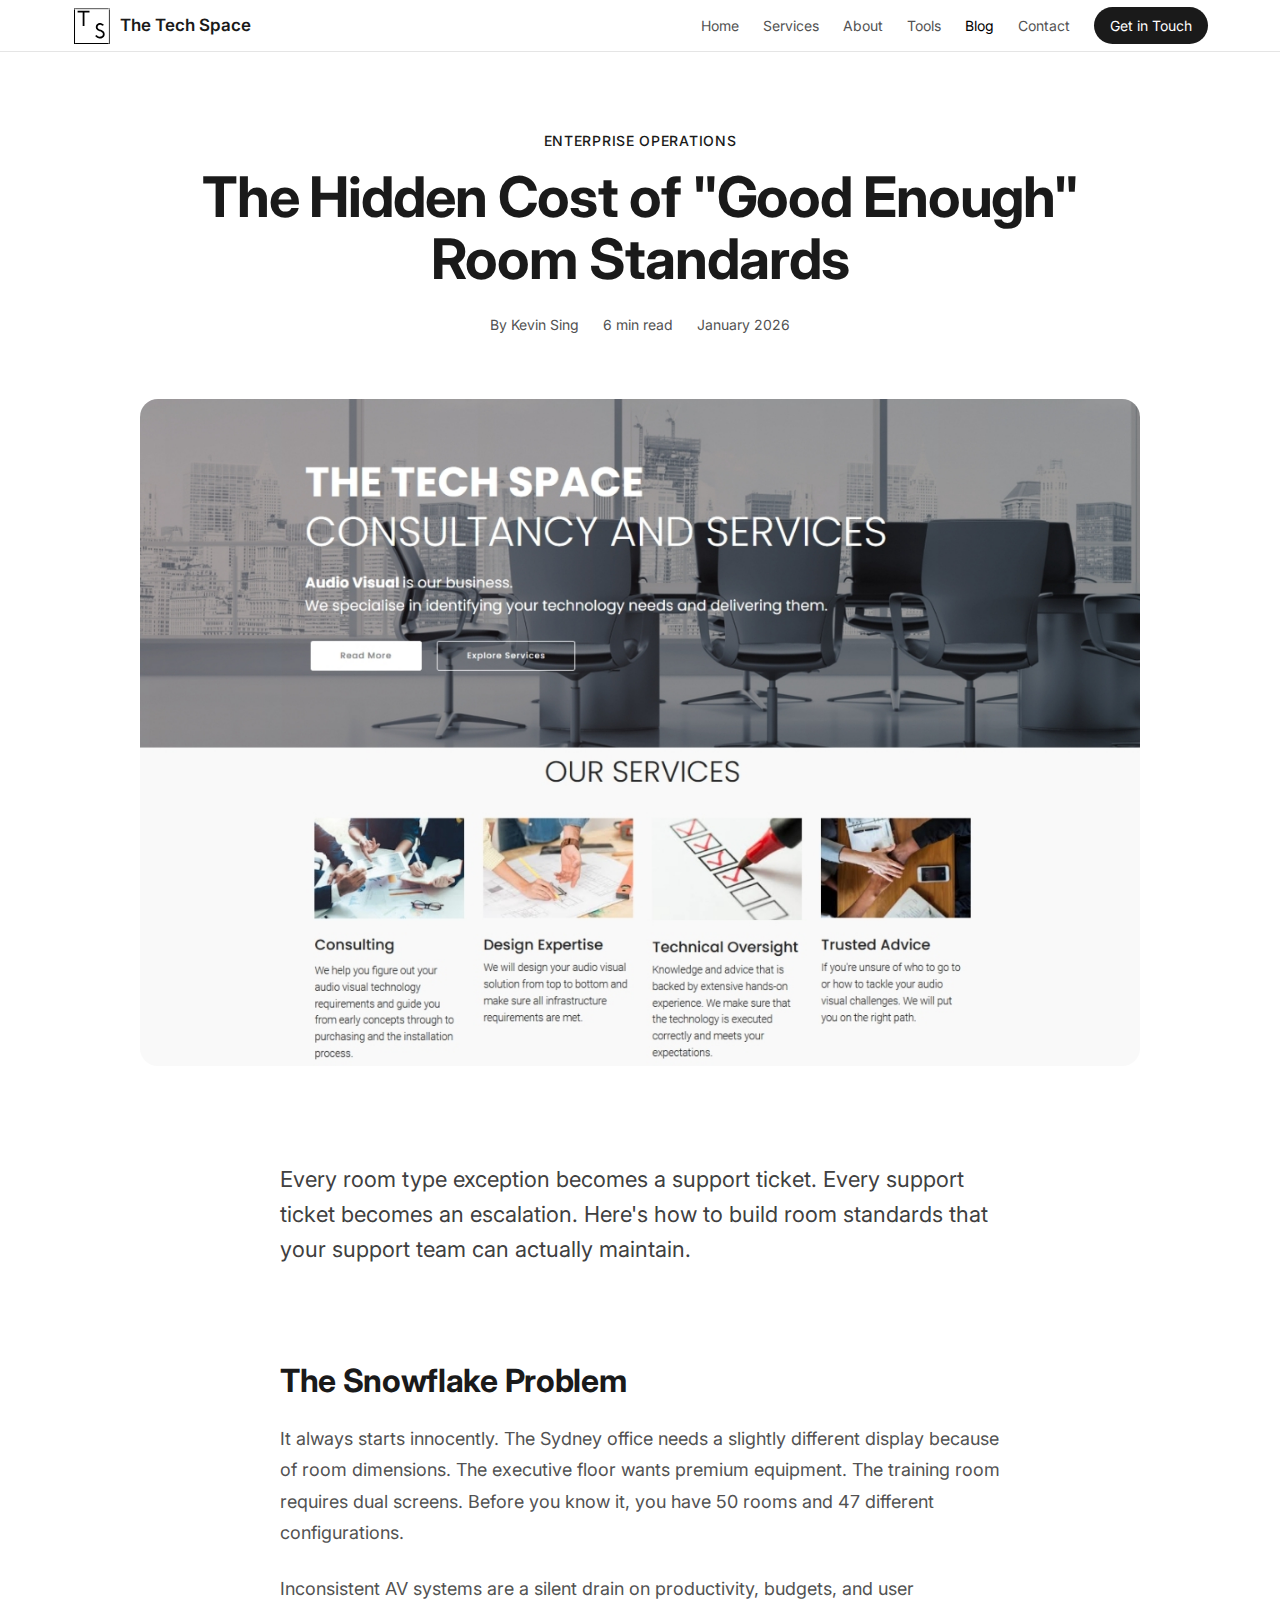
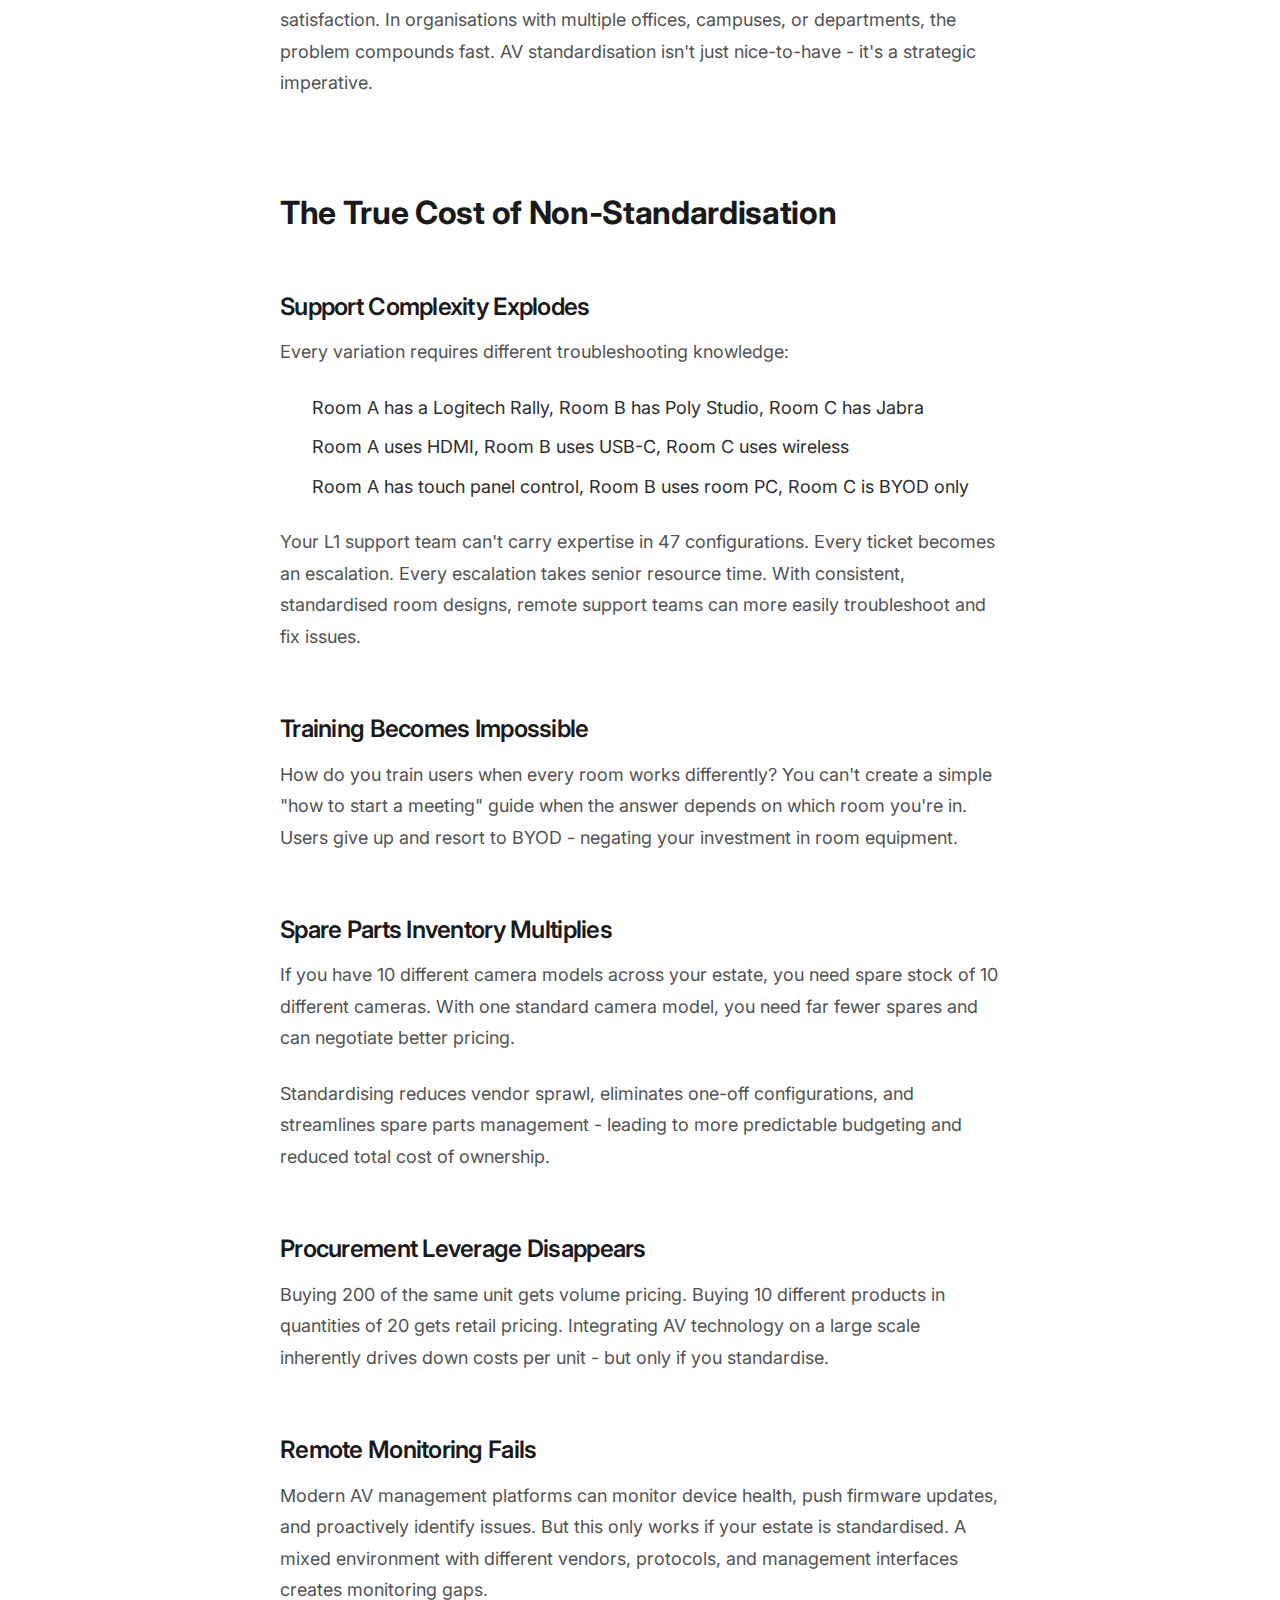
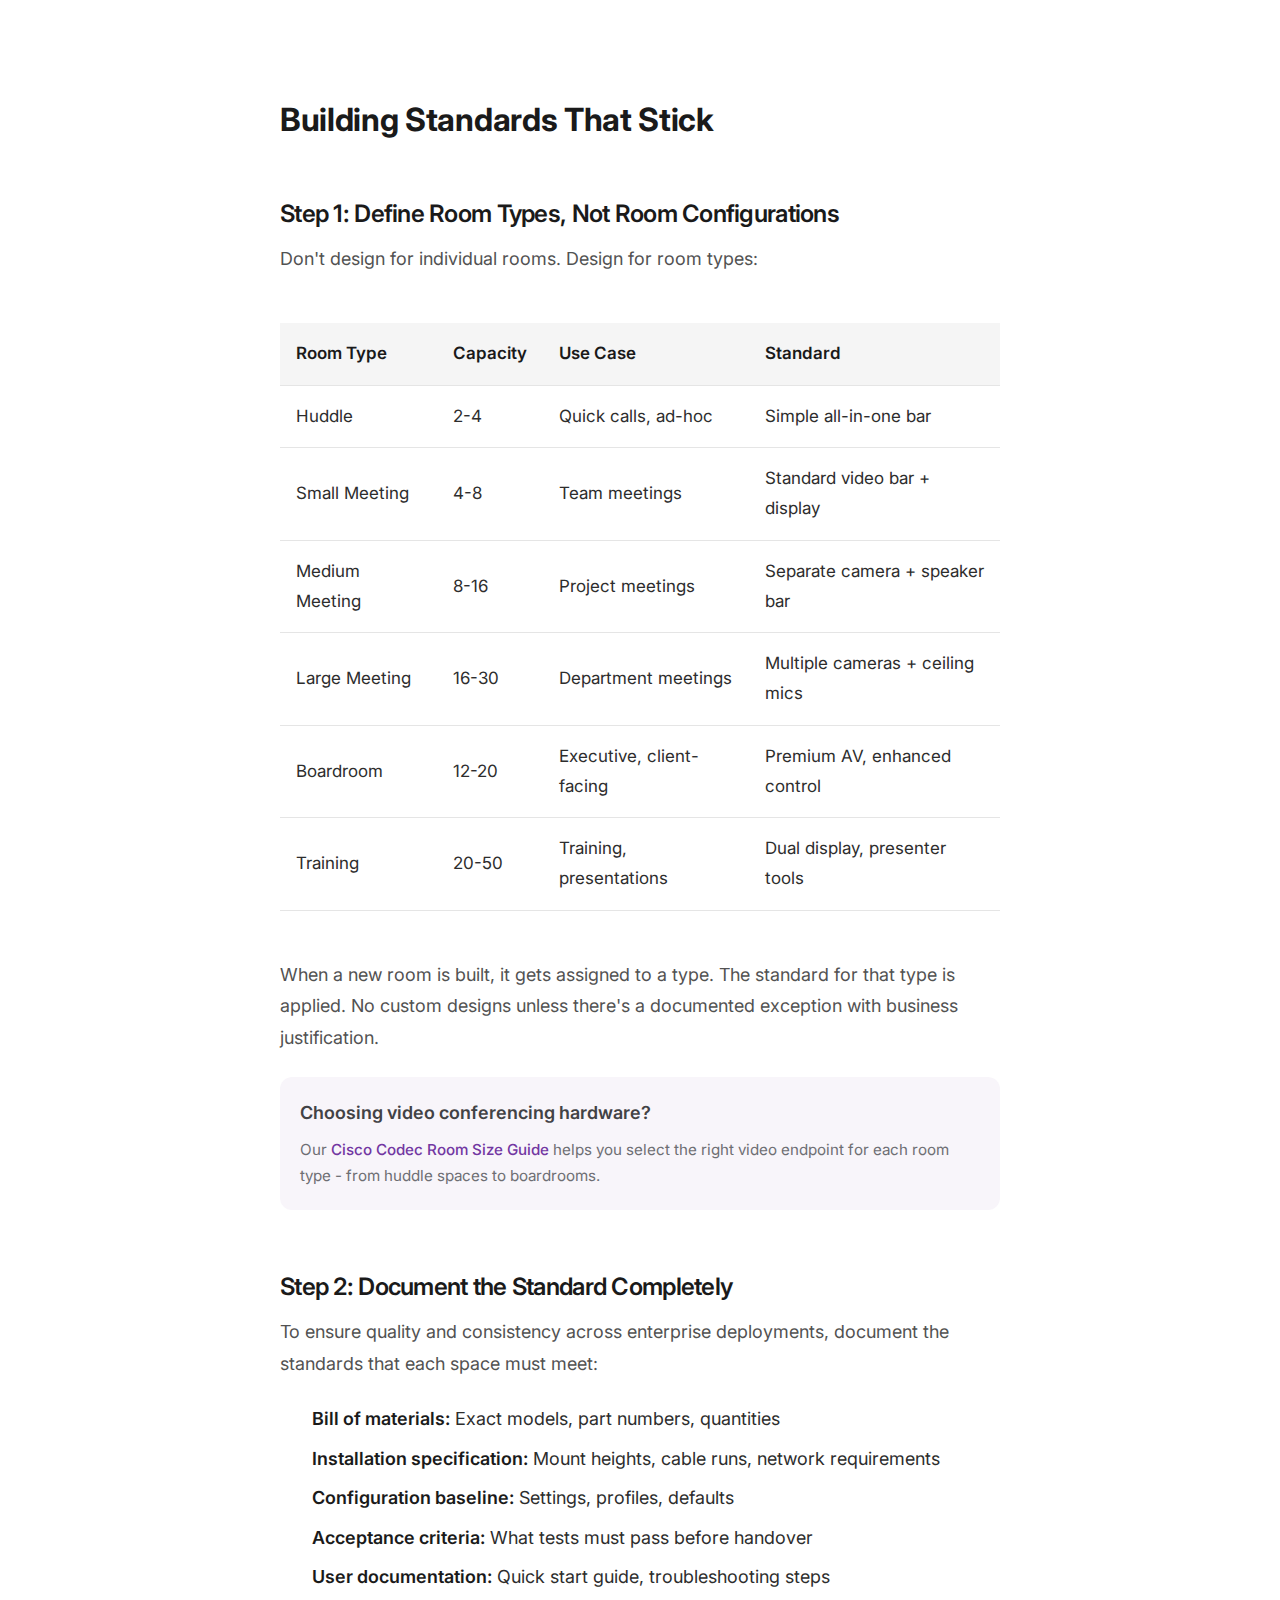
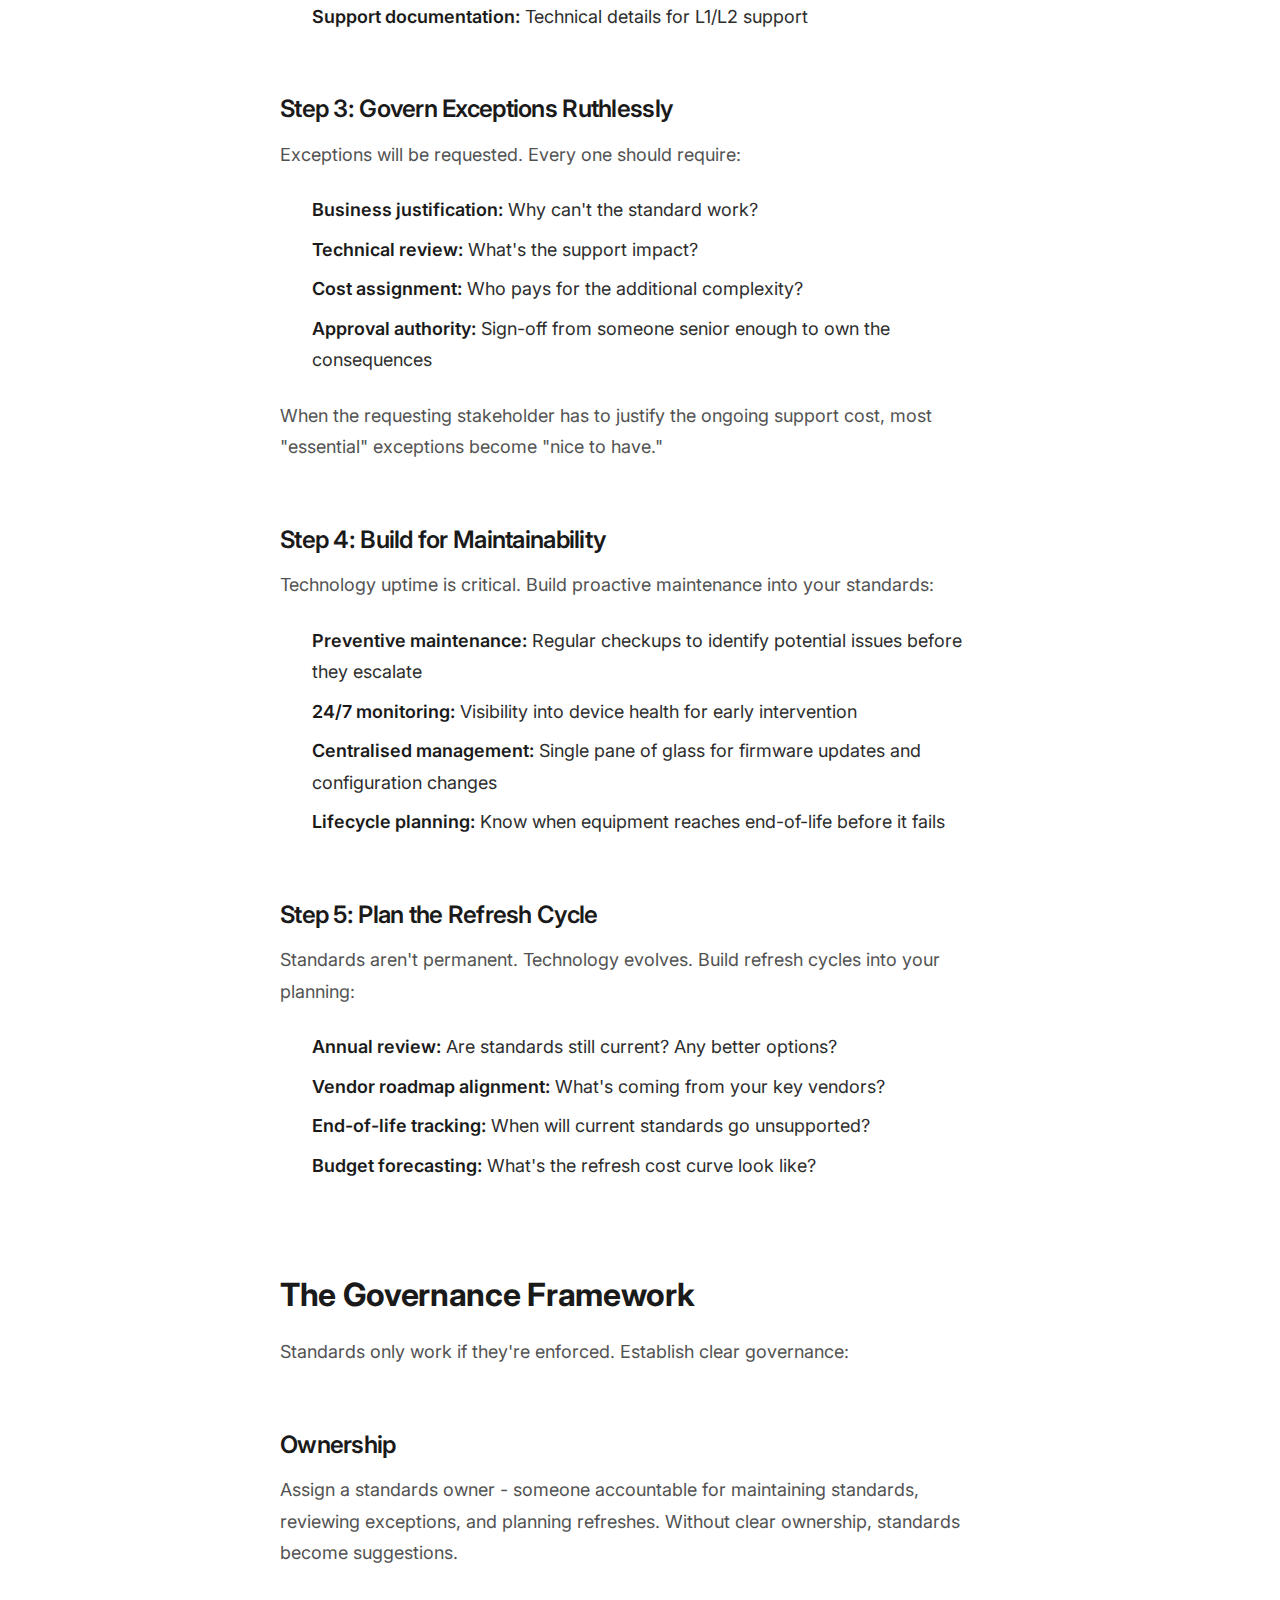
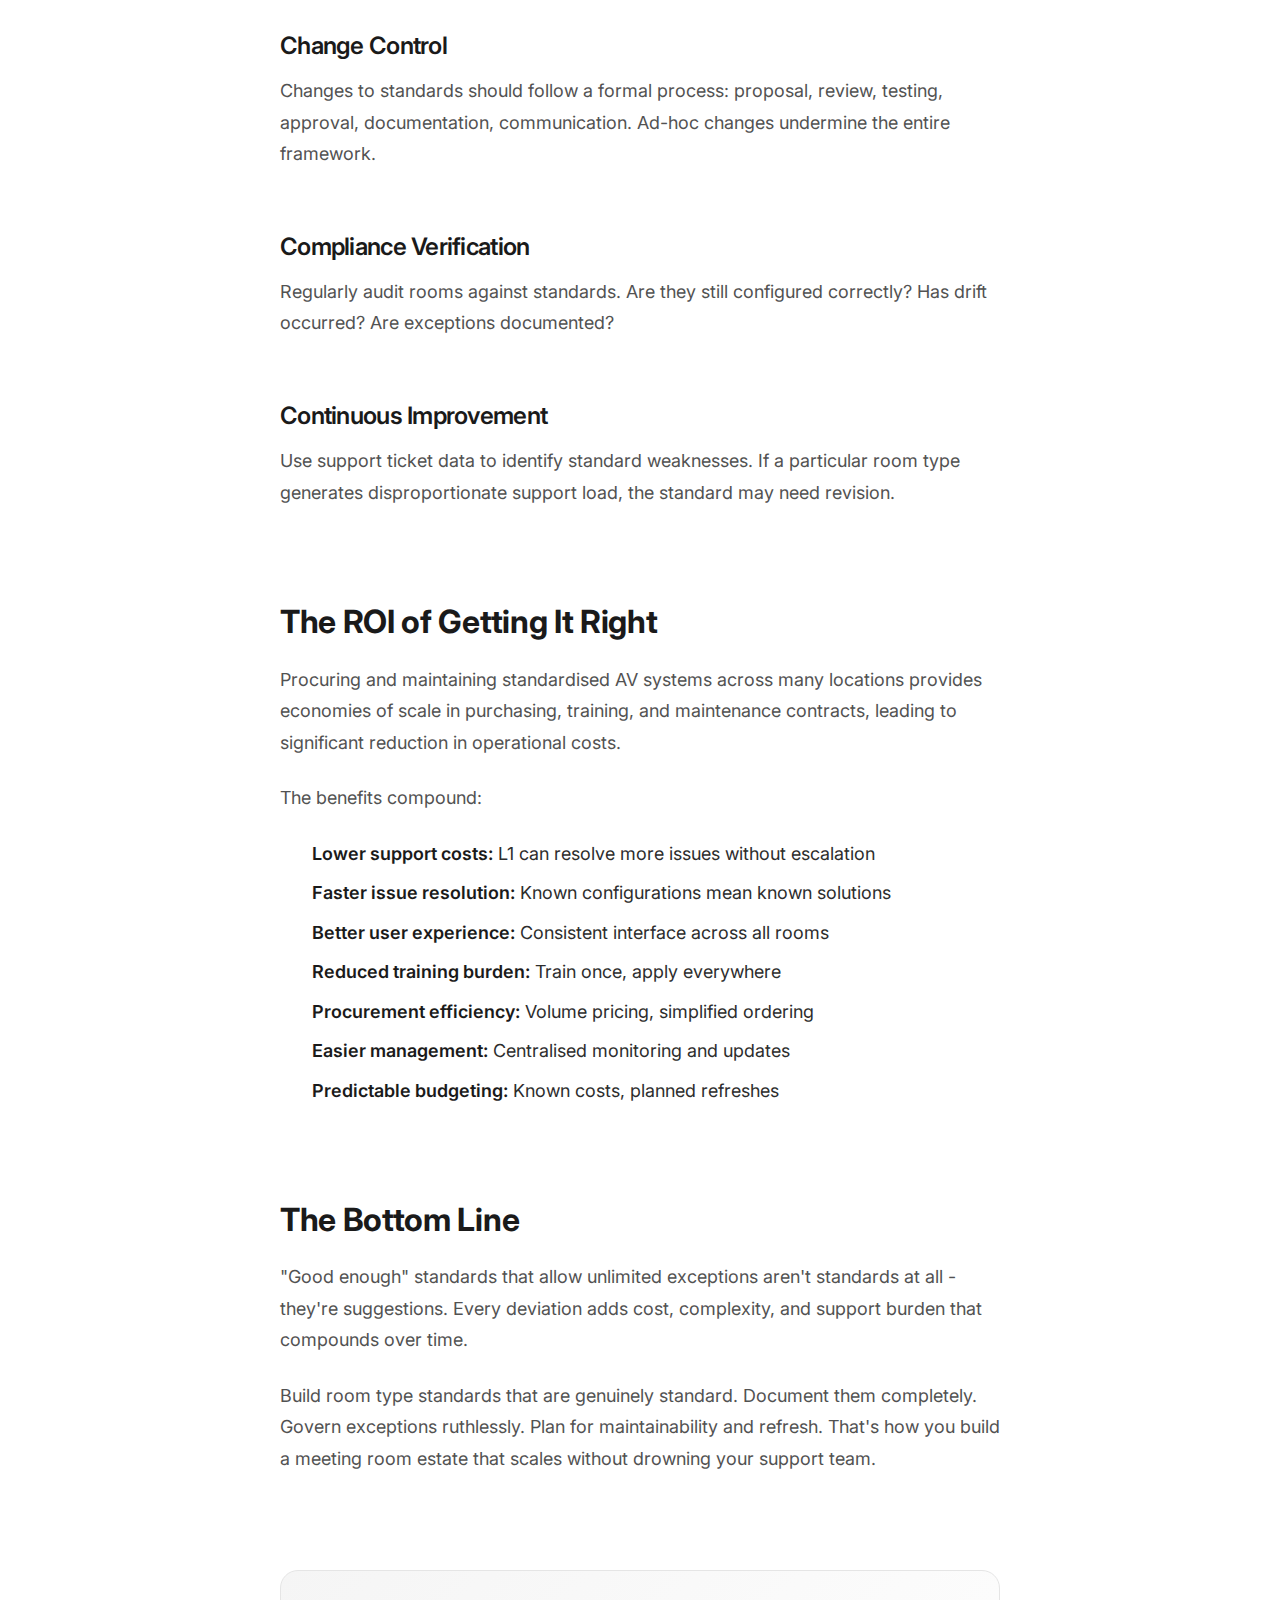
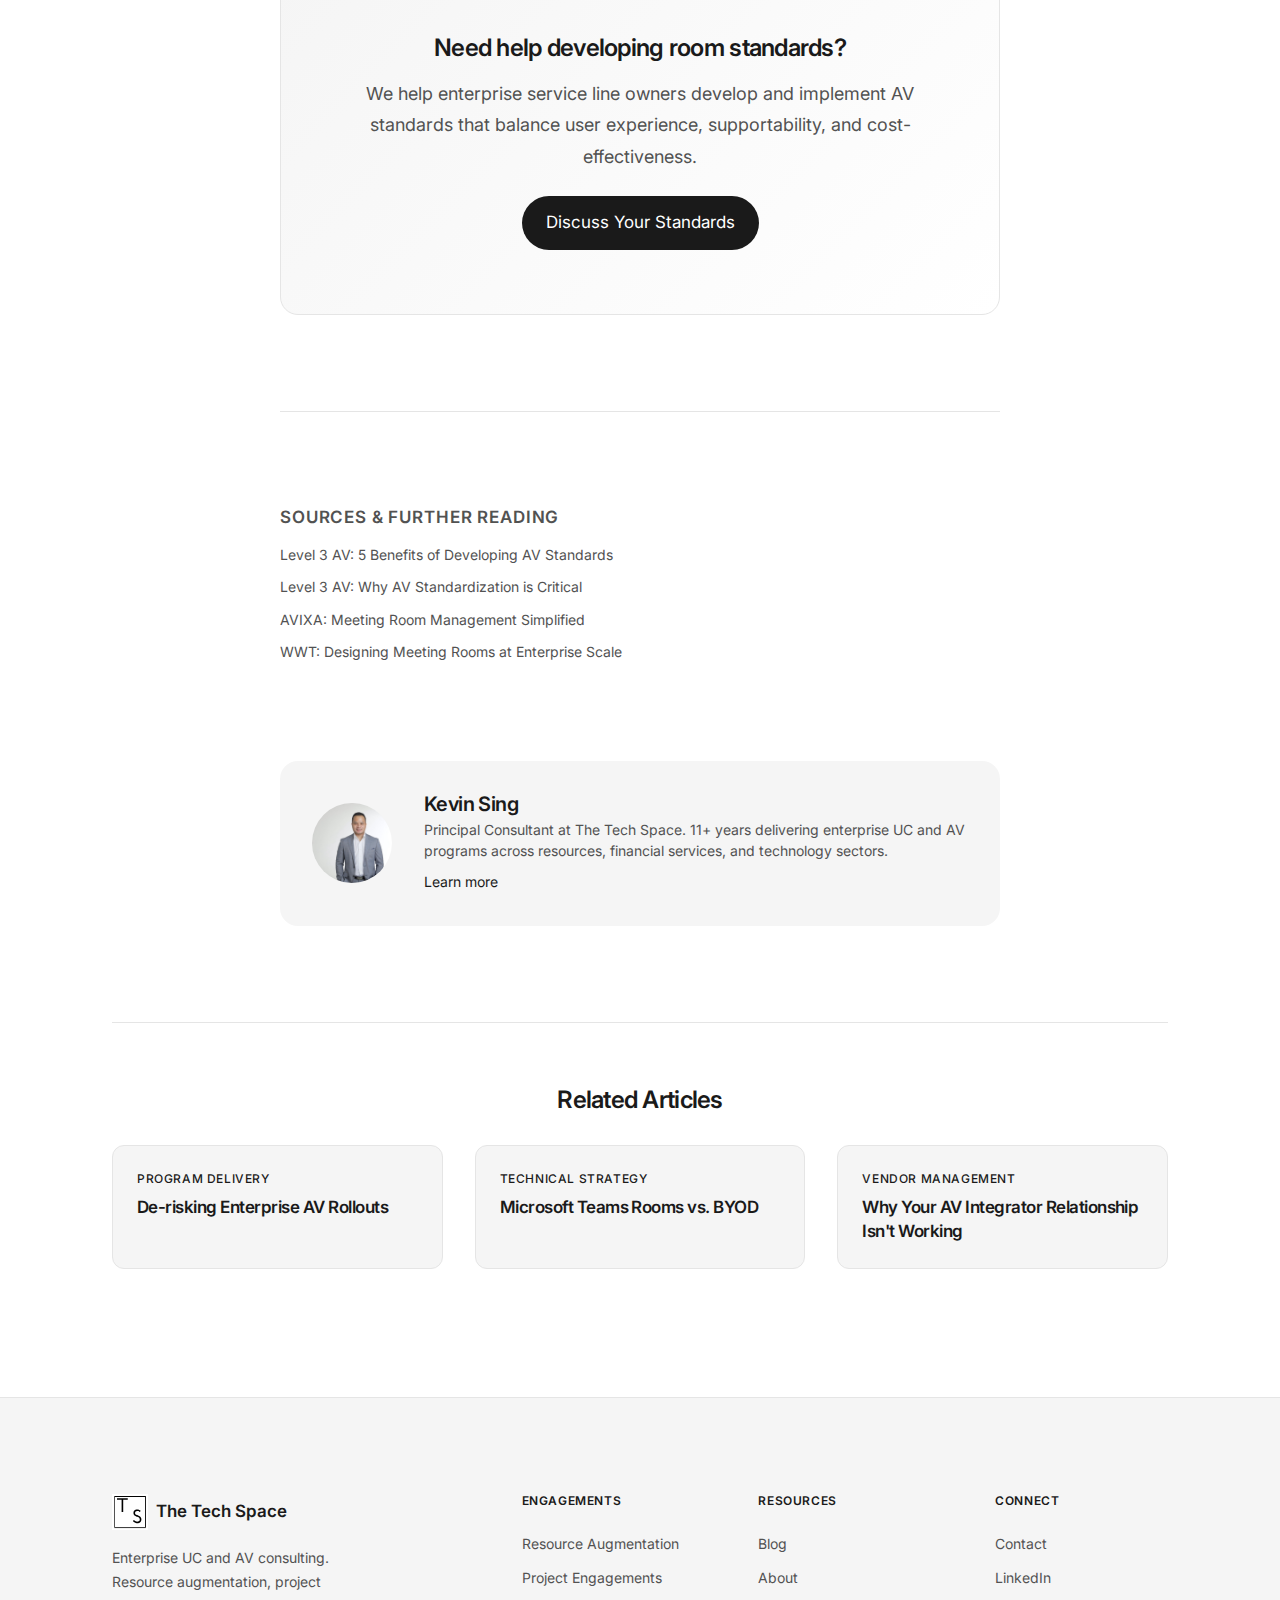
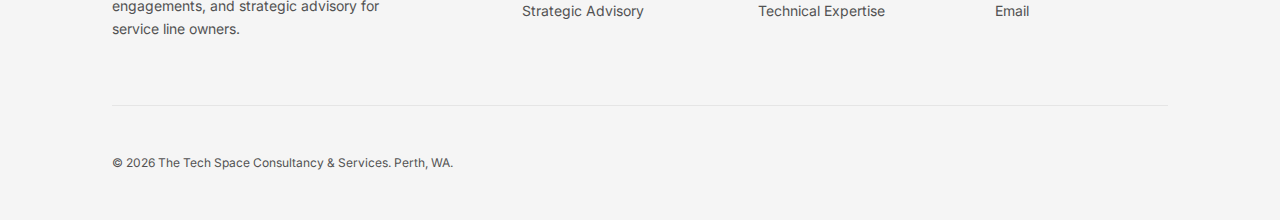
<file: blog/room-standards-hidden-costs.html>
<!DOCTYPE html>
<html lang="en-AU">
<head>
  <meta charset="UTF-8">
  <meta name="viewport" content="width=device-width, initial-scale=1.0">

  <!-- Primary Meta Tags -->
  <title>The Hidden Cost of "Good Enough" Room Standards | The Tech Space</title>
  <meta name="title" content="The Hidden Cost of 'Good Enough' Room Standards | The Tech Space">
  <meta name="description" content="Every room type exception becomes a support ticket. Here's how to build room standards that your support team can actually maintain.">
  <meta name="author" content="Kevin Sing">
  <meta name="robots" content="index, follow">

  <!-- Open Graph -->
  <meta property="og:type" content="article">
  <meta property="og:url" content="https://thetech.space/blog/room-standards-hidden-costs">
  <meta property="og:title" content="The Hidden Cost of 'Good Enough' Room Standards">
  <meta property="og:description" content="Every room type exception becomes a support ticket. Here's how to build room standards that work.">
  <meta property="og:image" content="https://thetech.space/assets/images/og-image.jpg">

  <!-- Canonical -->
  <link rel="canonical" href="https://thetech.space/blog/room-standards-hidden-costs">

  <!-- Favicon -->
  <link rel="icon" type="image/x-icon" href="/favicon.ico">

  <!-- Fonts -->
  <link rel="preconnect" href="https://fonts.googleapis.com">
  <link rel="preconnect" href="https://fonts.gstatic.com" crossorigin>
  <link href="https://fonts.googleapis.com/css2?family=Inter:wght@400;500;600;700&display=swap" rel="stylesheet">

  <!-- Stylesheet -->
  <link rel="stylesheet" href="../assets/css/main.css?v=2">
</head>
<body>
  <!-- Skip Link -->
  <a href="#main" class="sr-only">Skip to main content</a>

  <!-- Header -->
  <header class="header" id="header">
    <div class="header__inner">
      <a href="/" class="logo">
        <img src="../assets/images/logo.svg" alt="The Tech Space" width="40" height="40">
        <span>The Tech Space</span>
      </a>

      <nav class="nav">
        <button class="nav-toggle" aria-label="Toggle navigation" aria-expanded="false">
          <span></span>
          <span></span>
          <span></span>
        </button>

        <ul class="nav__list" id="nav-list">
          <li><a href="/" class="nav__link">Home</a></li>
          <li><a href="/services" class="nav__link">Services</a></li>
          <li><a href="/about" class="nav__link">About</a></li>
          <li><a href="/tools/" class="nav__link">Tools</a></li>
          <li><a href="../blog" class="nav__link nav__link--active">Blog</a></li>
          <li><a href="/contact" class="nav__link">Contact</a></li>
          <li><a href="/contact" class="btn btn--primary btn--sm">Get in Touch</a></li>
        </ul>
      </nav>
    </div>
  </header>

  <!-- Main Content -->
  <main id="main">
    <article class="article">
      <header class="article__header">
        <div class="container">
          <span class="article__category">Enterprise Operations</span>
          <h1 class="article__title">The Hidden Cost of "Good Enough" Room Standards</h1>
          <p class="article__meta">
            <span>By Kevin Sing</span>
            <span>6 min read</span>
            <span>January 2026</span>
          </p>
        </div>
      </header>

      <div class="article__hero">
        <img src="../assets/images/og-image.jpg" alt="Meeting room technology">
      </div>

      <div class="container">
        <div class="article__content">
          <p class="article__lead">Every room type exception becomes a support ticket. Every support ticket becomes an escalation. Here's how to build room standards that your support team can actually maintain.</p>

          <h2>The Snowflake Problem</h2>

          <p>It always starts innocently. The Sydney office needs a slightly different display because of room dimensions. The executive floor wants premium equipment. The training room requires dual screens. Before you know it, you have 50 rooms and 47 different configurations.</p>

          <p>Inconsistent AV systems are a silent drain on productivity, budgets, and user satisfaction. In organisations with multiple offices, campuses, or departments, the problem compounds fast. AV standardisation isn't just nice-to-have - it's a strategic imperative.</p>

          <h2>The True Cost of Non-Standardisation</h2>

          <h3>Support Complexity Explodes</h3>

          <p>Every variation requires different troubleshooting knowledge:</p>
          <ul>
            <li>Room A has a Logitech Rally, Room B has Poly Studio, Room C has Jabra</li>
            <li>Room A uses HDMI, Room B uses USB-C, Room C uses wireless</li>
            <li>Room A has touch panel control, Room B uses room PC, Room C is BYOD only</li>
          </ul>

          <p>Your L1 support team can't carry expertise in 47 configurations. Every ticket becomes an escalation. Every escalation takes senior resource time. With consistent, standardised room designs, remote support teams can more easily troubleshoot and fix issues.</p>

          <h3>Training Becomes Impossible</h3>

          <p>How do you train users when every room works differently? You can't create a simple "how to start a meeting" guide when the answer depends on which room you're in. Users give up and resort to BYOD - negating your investment in room equipment.</p>

          <h3>Spare Parts Inventory Multiplies</h3>

          <p>If you have 10 different camera models across your estate, you need spare stock of 10 different cameras. With one standard camera model, you need far fewer spares and can negotiate better pricing.</p>

          <p>Standardising reduces vendor sprawl, eliminates one-off configurations, and streamlines spare parts management - leading to more predictable budgeting and reduced total cost of ownership.</p>

          <h3>Procurement Leverage Disappears</h3>

          <p>Buying 200 of the same unit gets volume pricing. Buying 10 different products in quantities of 20 gets retail pricing. Integrating AV technology on a large scale inherently drives down costs per unit - but only if you standardise.</p>

          <h3>Remote Monitoring Fails</h3>

          <p>Modern AV management platforms can monitor device health, push firmware updates, and proactively identify issues. But this only works if your estate is standardised. A mixed environment with different vendors, protocols, and management interfaces creates monitoring gaps.</p>

          <h2>Building Standards That Stick</h2>

          <h3>Step 1: Define Room Types, Not Room Configurations</h3>

          <p>Don't design for individual rooms. Design for room types:</p>

          <table class="article__table">
            <thead>
              <tr>
                <th>Room Type</th>
                <th>Capacity</th>
                <th>Use Case</th>
                <th>Standard</th>
              </tr>
            </thead>
            <tbody>
              <tr>
                <td>Huddle</td>
                <td>2-4</td>
                <td>Quick calls, ad-hoc</td>
                <td>Simple all-in-one bar</td>
              </tr>
              <tr>
                <td>Small Meeting</td>
                <td>4-8</td>
                <td>Team meetings</td>
                <td>Standard video bar + display</td>
              </tr>
              <tr>
                <td>Medium Meeting</td>
                <td>8-16</td>
                <td>Project meetings</td>
                <td>Separate camera + speaker bar</td>
              </tr>
              <tr>
                <td>Large Meeting</td>
                <td>16-30</td>
                <td>Department meetings</td>
                <td>Multiple cameras + ceiling mics</td>
              </tr>
              <tr>
                <td>Boardroom</td>
                <td>12-20</td>
                <td>Executive, client-facing</td>
                <td>Premium AV, enhanced control</td>
              </tr>
              <tr>
                <td>Training</td>
                <td>20-50</td>
                <td>Training, presentations</td>
                <td>Dual display, presenter tools</td>
              </tr>
            </tbody>
          </table>

          <p>When a new room is built, it gets assigned to a type. The standard for that type is applied. No custom designs unless there's a documented exception with business justification.</p>

          <div style="background: rgba(114, 55, 162, 0.05); border-radius: 12px; padding: 20px; margin: 24px 0;">
            <p style="margin: 0 0 8px; font-weight: 600; color: #424245;">Choosing video conferencing hardware?</p>
            <p style="margin: 0; font-size: 0.95rem; color: #6e6e73;">Our <a href="/tools/cisco-codec-guide" style="color: #7237a2; font-weight: 500;">Cisco Codec Room Size Guide</a> helps you select the right video endpoint for each room type - from huddle spaces to boardrooms.</p>
          </div>

          <h3>Step 2: Document the Standard Completely</h3>

          <p>To ensure quality and consistency across enterprise deployments, document the standards that each space must meet:</p>

          <ul>
            <li><strong>Bill of materials:</strong> Exact models, part numbers, quantities</li>
            <li><strong>Installation specification:</strong> Mount heights, cable runs, network requirements</li>
            <li><strong>Configuration baseline:</strong> Settings, profiles, defaults</li>
            <li><strong>Acceptance criteria:</strong> What tests must pass before handover</li>
            <li><strong>User documentation:</strong> Quick start guide, troubleshooting steps</li>
            <li><strong>Support documentation:</strong> Technical details for L1/L2 support</li>
          </ul>

          <h3>Step 3: Govern Exceptions Ruthlessly</h3>

          <p>Exceptions will be requested. Every one should require:</p>

          <ul>
            <li><strong>Business justification:</strong> Why can't the standard work?</li>
            <li><strong>Technical review:</strong> What's the support impact?</li>
            <li><strong>Cost assignment:</strong> Who pays for the additional complexity?</li>
            <li><strong>Approval authority:</strong> Sign-off from someone senior enough to own the consequences</li>
          </ul>

          <p>When the requesting stakeholder has to justify the ongoing support cost, most "essential" exceptions become "nice to have."</p>

          <h3>Step 4: Build for Maintainability</h3>

          <p>Technology uptime is critical. Build proactive maintenance into your standards:</p>

          <ul>
            <li><strong>Preventive maintenance:</strong> Regular checkups to identify potential issues before they escalate</li>
            <li><strong>24/7 monitoring:</strong> Visibility into device health for early intervention</li>
            <li><strong>Centralised management:</strong> Single pane of glass for firmware updates and configuration changes</li>
            <li><strong>Lifecycle planning:</strong> Know when equipment reaches end-of-life before it fails</li>
          </ul>

          <h3>Step 5: Plan the Refresh Cycle</h3>

          <p>Standards aren't permanent. Technology evolves. Build refresh cycles into your planning:</p>

          <ul>
            <li><strong>Annual review:</strong> Are standards still current? Any better options?</li>
            <li><strong>Vendor roadmap alignment:</strong> What's coming from your key vendors?</li>
            <li><strong>End-of-life tracking:</strong> When will current standards go unsupported?</li>
            <li><strong>Budget forecasting:</strong> What's the refresh cost curve look like?</li>
          </ul>

          <h2>The Governance Framework</h2>

          <p>Standards only work if they're enforced. Establish clear governance:</p>

          <h3>Ownership</h3>
          <p>Assign a standards owner - someone accountable for maintaining standards, reviewing exceptions, and planning refreshes. Without clear ownership, standards become suggestions.</p>

          <h3>Change Control</h3>
          <p>Changes to standards should follow a formal process: proposal, review, testing, approval, documentation, communication. Ad-hoc changes undermine the entire framework.</p>

          <h3>Compliance Verification</h3>
          <p>Regularly audit rooms against standards. Are they still configured correctly? Has drift occurred? Are exceptions documented?</p>

          <h3>Continuous Improvement</h3>
          <p>Use support ticket data to identify standard weaknesses. If a particular room type generates disproportionate support load, the standard may need revision.</p>

          <h2>The ROI of Getting It Right</h2>

          <p>Procuring and maintaining standardised AV systems across many locations provides economies of scale in purchasing, training, and maintenance contracts, leading to significant reduction in operational costs.</p>

          <p>The benefits compound:</p>

          <ul>
            <li><strong>Lower support costs:</strong> L1 can resolve more issues without escalation</li>
            <li><strong>Faster issue resolution:</strong> Known configurations mean known solutions</li>
            <li><strong>Better user experience:</strong> Consistent interface across all rooms</li>
            <li><strong>Reduced training burden:</strong> Train once, apply everywhere</li>
            <li><strong>Procurement efficiency:</strong> Volume pricing, simplified ordering</li>
            <li><strong>Easier management:</strong> Centralised monitoring and updates</li>
            <li><strong>Predictable budgeting:</strong> Known costs, planned refreshes</li>
          </ul>

          <h2>The Bottom Line</h2>

          <p>"Good enough" standards that allow unlimited exceptions aren't standards at all - they're suggestions. Every deviation adds cost, complexity, and support burden that compounds over time.</p>

          <p>Build room type standards that are genuinely standard. Document them completely. Govern exceptions ruthlessly. Plan for maintainability and refresh. That's how you build a meeting room estate that scales without drowning your support team.</p>

          <div class="article__cta">
            <h3>Need help developing room standards?</h3>
            <p>We help enterprise service line owners develop and implement AV standards that balance user experience, supportability, and cost-effectiveness.</p>
            <a href="/contact" class="btn btn--primary">Discuss Your Standards</a>
          </div>

          <div class="article__sources">
            <h4>Sources & Further Reading</h4>
            <ul>
              <li><a href="https://level3av.com/company/blog/item/5-benefits-of-developing-av-standards-for-your-enterprise" target="_blank" rel="noopener">Level 3 AV: 5 Benefits of Developing AV Standards</a></li>
              <li><a href="https://level3av.com/company/blog/item/why-av-standardization-is-more-critical-than-ever-for-multi-location-businesses" target="_blank" rel="noopener">Level 3 AV: Why AV Standardization is Critical</a></li>
              <li><a href="https://www.avixa.org/pro-av-trends/articles/meeting-room-management-simplified--how-to-streamline-your-meetings" target="_blank" rel="noopener">AVIXA: Meeting Room Management Simplified</a></li>
              <li><a href="https://www.wwt.com/article/how-wwt-designs-multi-vendor-meeting-rooms-at-enterprise-scale" target="_blank" rel="noopener">WWT: Designing Meeting Rooms at Enterprise Scale</a></li>
            </ul>
          </div>
        </div>

        <!-- Author Bio -->
        <div class="article__author">
          <img src="../assets/images/kevin-sing-1080x720.jpg" alt="Kevin Sing">
          <div>
            <h4>Kevin Sing</h4>
            <p>Principal Consultant at The Tech Space. 11+ years delivering enterprise UC and AV programs across resources, financial services, and technology sectors.</p>
            <a href="/about">Learn more</a>
          </div>
        </div>

        <!-- Related Articles -->
        <div class="article__related">
          <h3>Related Articles</h3>
          <div class="grid grid--3">
            <a href="/blog/derisking-av-rollouts" class="blog-card blog-card--compact">
              <span class="blog-card__category">Program Delivery</span>
              <h4>De-risking Enterprise AV Rollouts</h4>
            </a>
            <a href="/blog/mtr-vs-byod" class="blog-card blog-card--compact">
              <span class="blog-card__category">Technical Strategy</span>
              <h4>Microsoft Teams Rooms vs. BYOD</h4>
            </a>
            <a href="/blog/av-integrator-relationships" class="blog-card blog-card--compact">
              <span class="blog-card__category">Vendor Management</span>
              <h4>Why Your AV Integrator Relationship Isn't Working</h4>
            </a>
          </div>
        </div>
      </div>
    </article>
  </main>

  <!-- Footer -->
  <footer class="footer">
    <div class="container">
      <div class="footer__grid">
        <div class="footer__brand">
          <a href="/" class="footer__logo">
            <img src="../assets/images/logo.svg" alt="The Tech Space" width="36" height="36">
            <span>The Tech Space</span>
          </a>
          <p class="footer__description">Enterprise UC and AV consulting. Resource augmentation, project engagements, and strategic advisory for service line owners.</p>
        </div>

        <div>
          <h4 class="footer__title">Engagements</h4>
          <ul class="footer__links">
            <li><a href="../services.html#augmentation">Resource Augmentation</a></li>
            <li><a href="../services.html#projects">Project Engagements</a></li>
            <li><a href="../services.html#advisory">Strategic Advisory</a></li>
          </ul>
        </div>

        <div>
          <h4 class="footer__title">Resources</h4>
          <ul class="footer__links">
            <li><a href="../blog">Blog</a></li>
            <li><a href="/about">About</a></li>
            <li><a href="../about.html#expertise">Technical Expertise</a></li>
          </ul>
        </div>

        <div>
          <h4 class="footer__title">Connect</h4>
          <ul class="footer__links">
            <li><a href="/contact">Contact</a></li>
            <li><a href="https://linkedin.com/in/kevinsing" target="_blank" rel="noopener noreferrer">LinkedIn</a></li>
            <li><a href="mailto:design@thetech.space">Email</a></li>
          </ul>
        </div>
      </div>

      <div class="footer__bottom">
        <p>&copy; 2026 The Tech Space Consultancy & Services. Perth, WA.</p>
      </div>
    </div>
  </footer>

  <!-- JavaScript -->
  <script src="../assets/js/main.js"></script>
  <script src="../assets/js/analytics.js"></script>
</body>
</html>
</file>
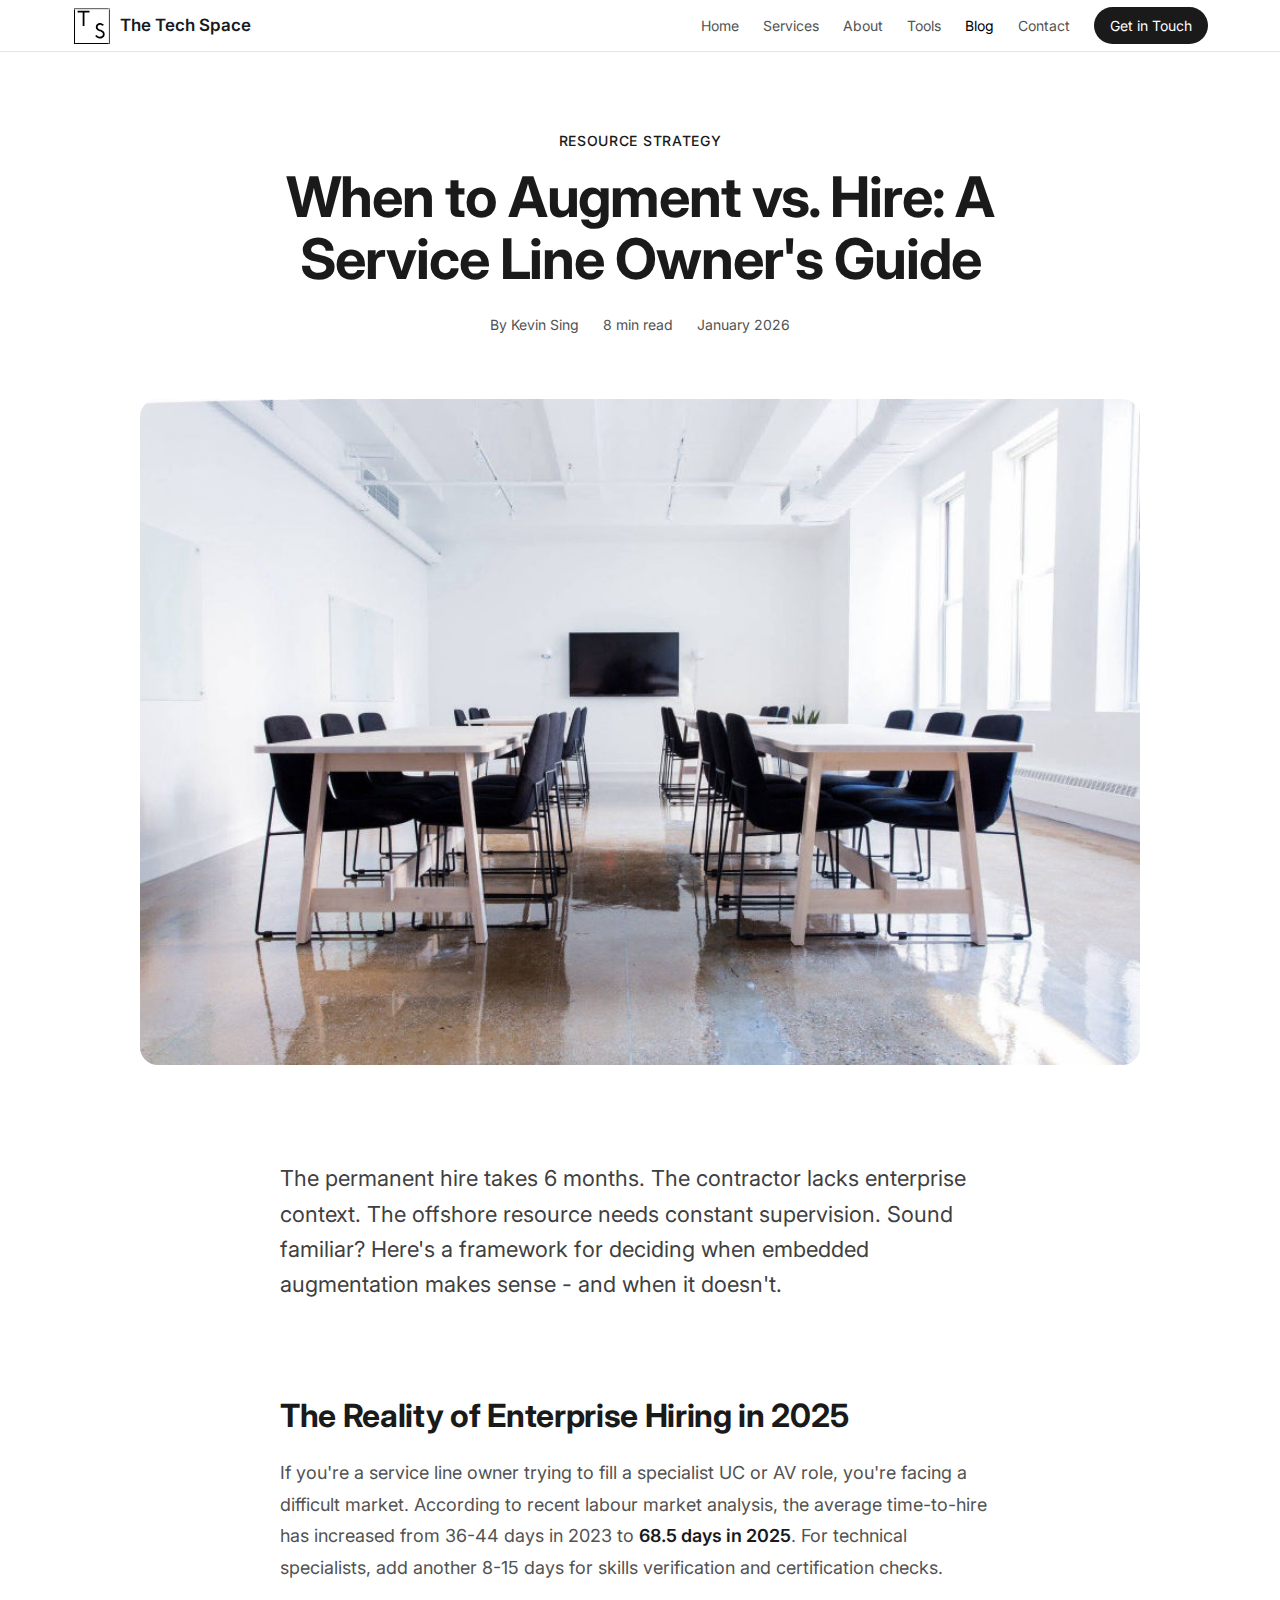
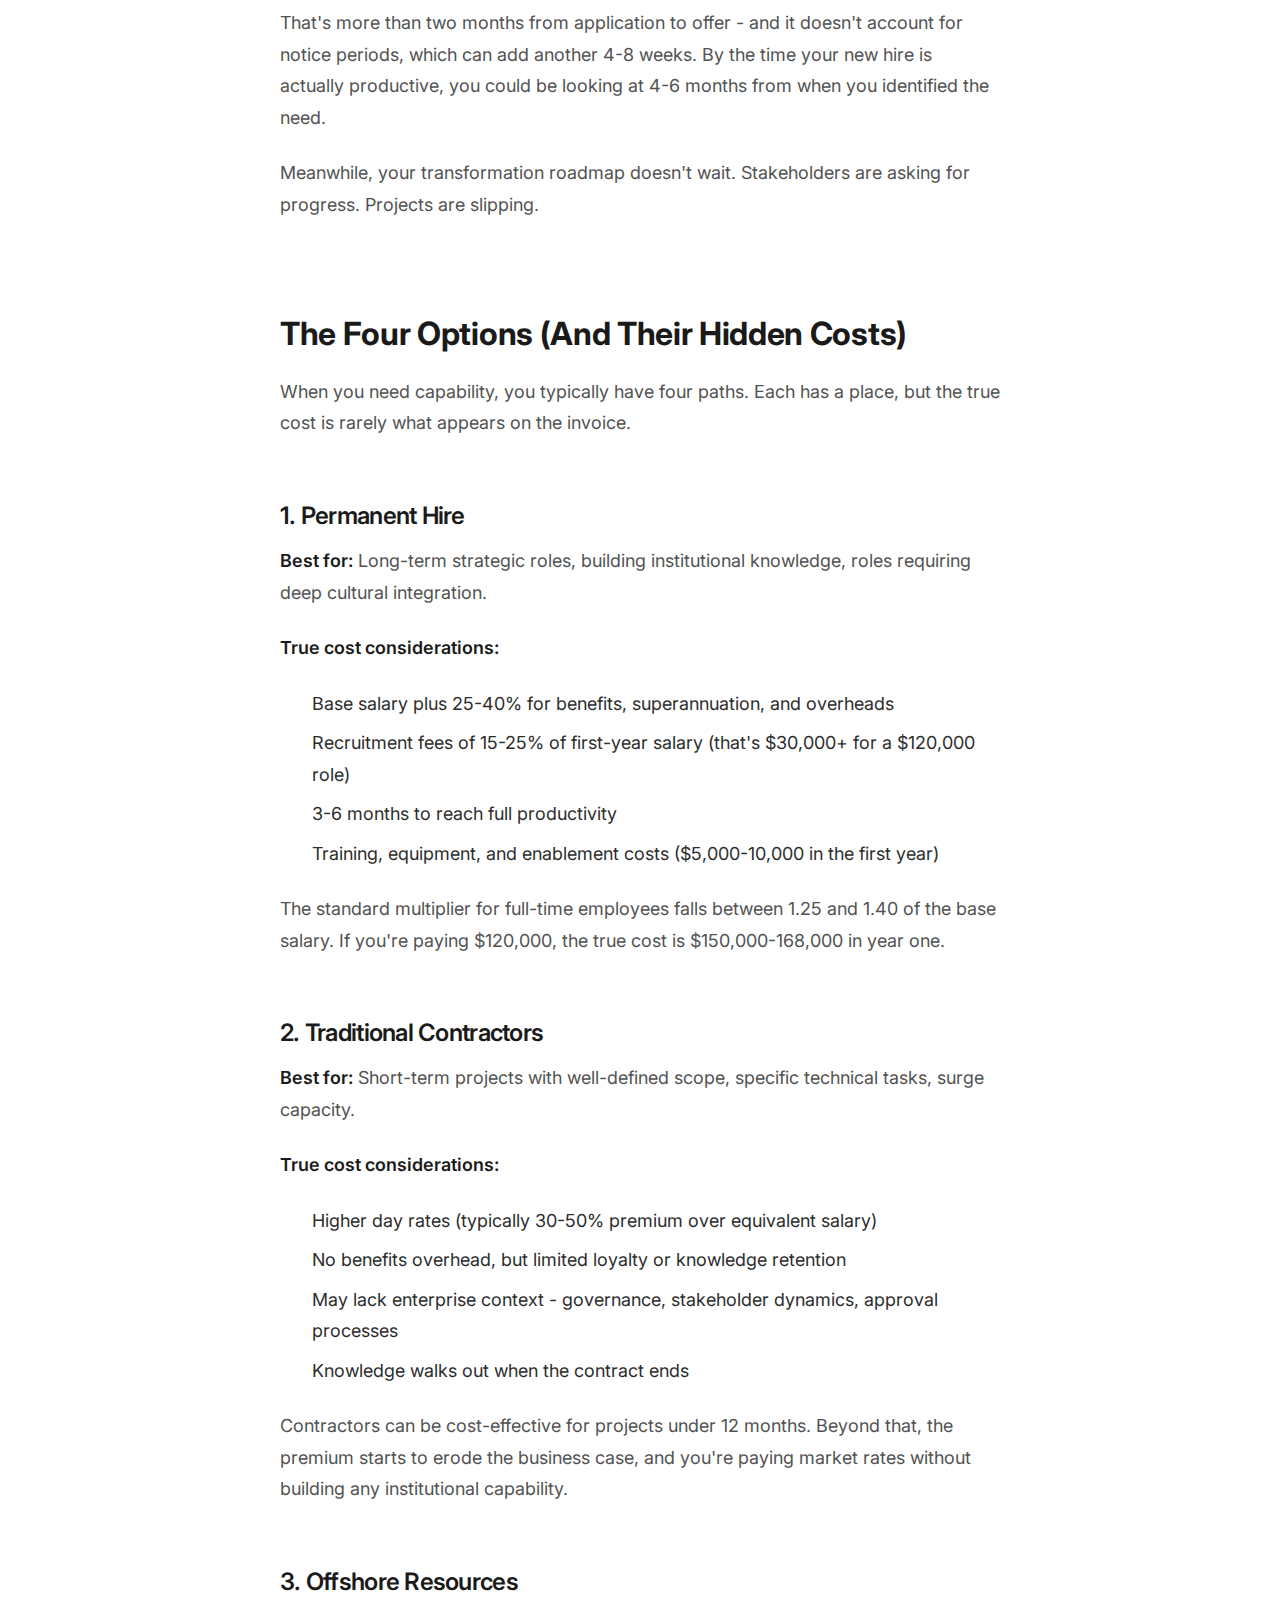
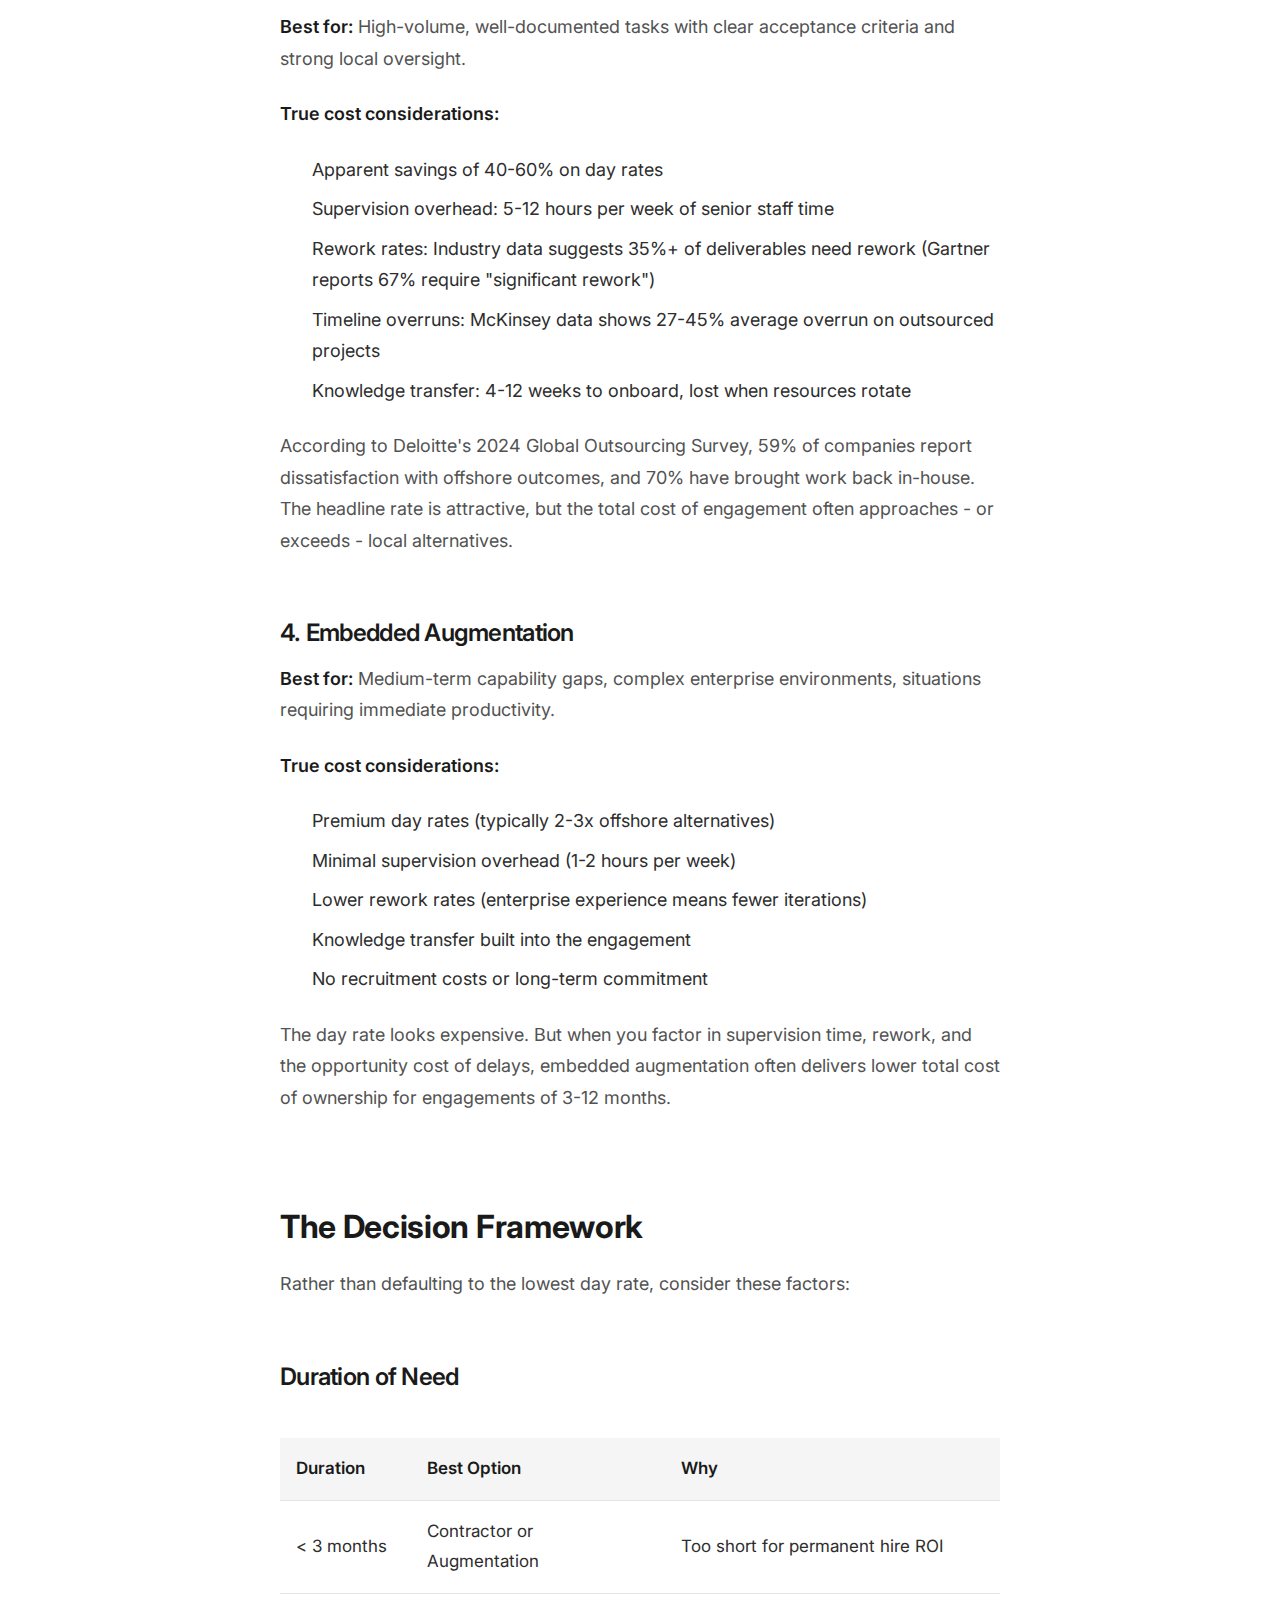
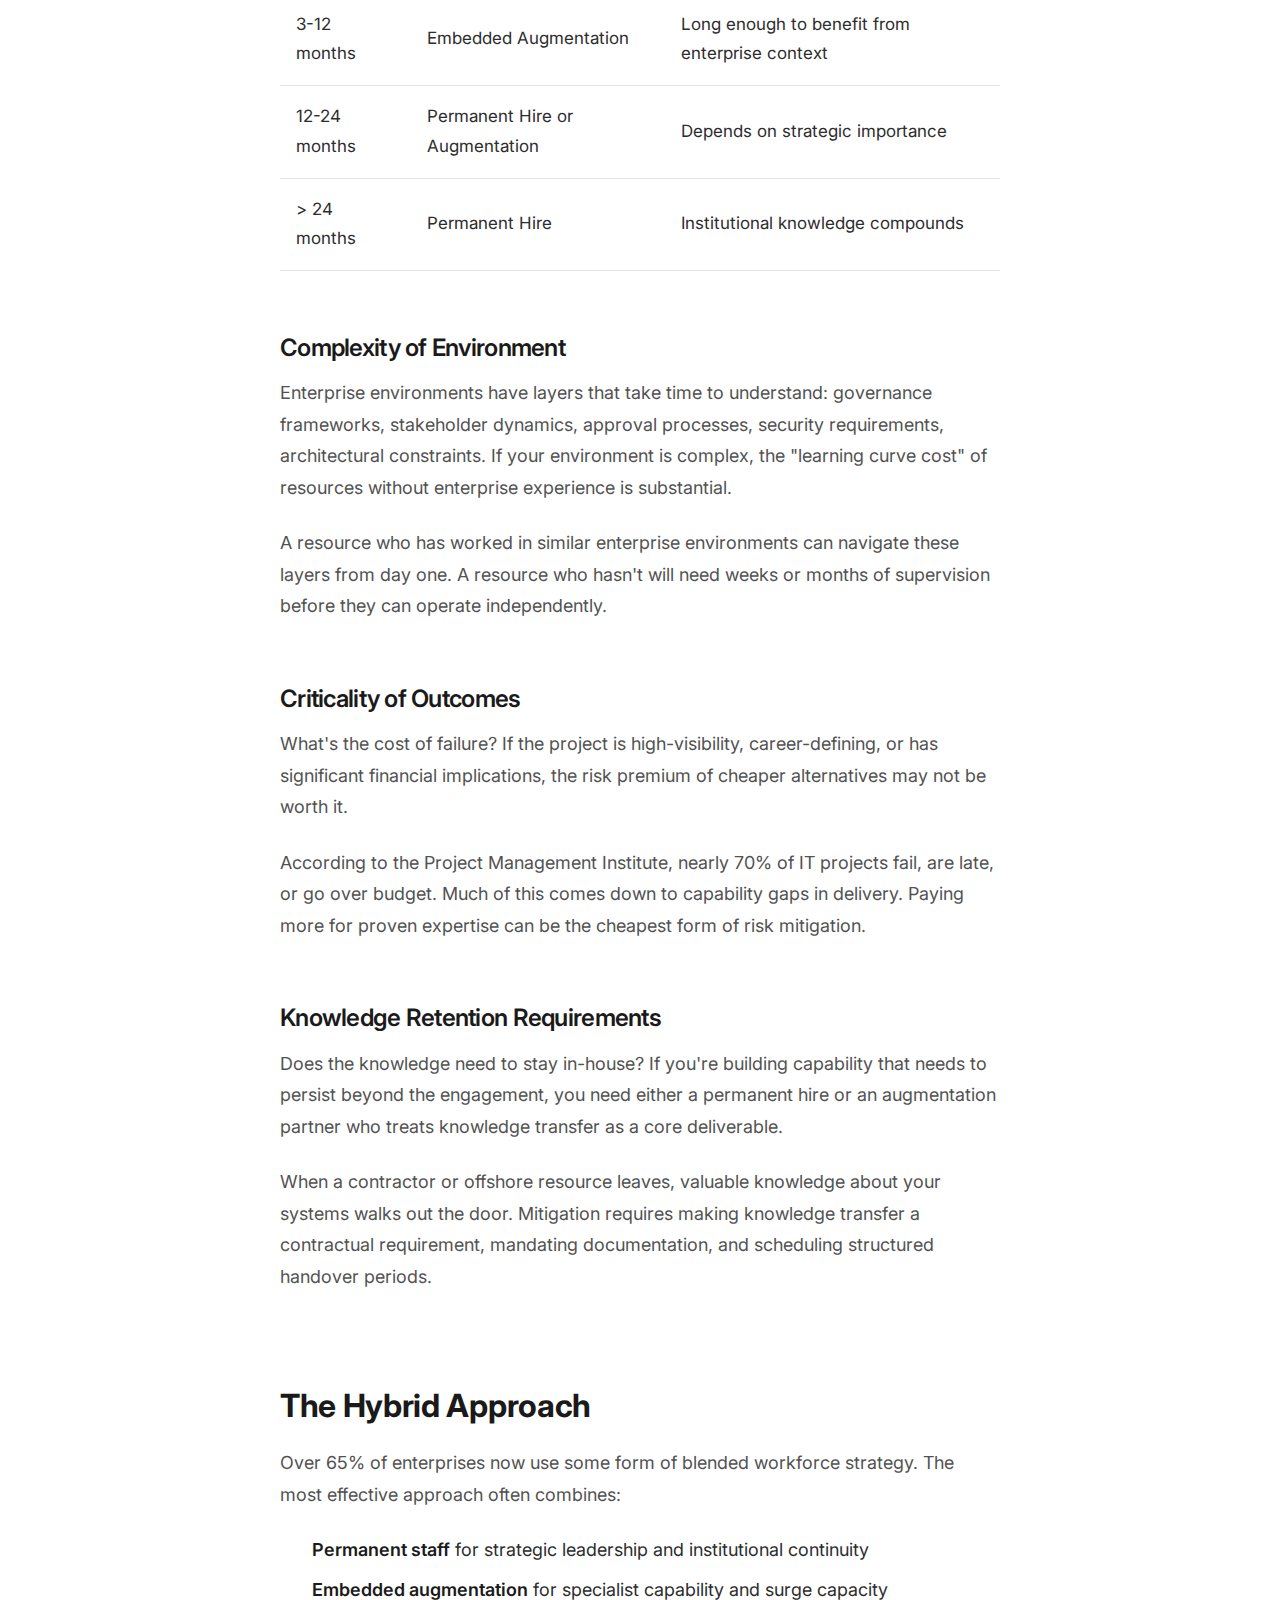
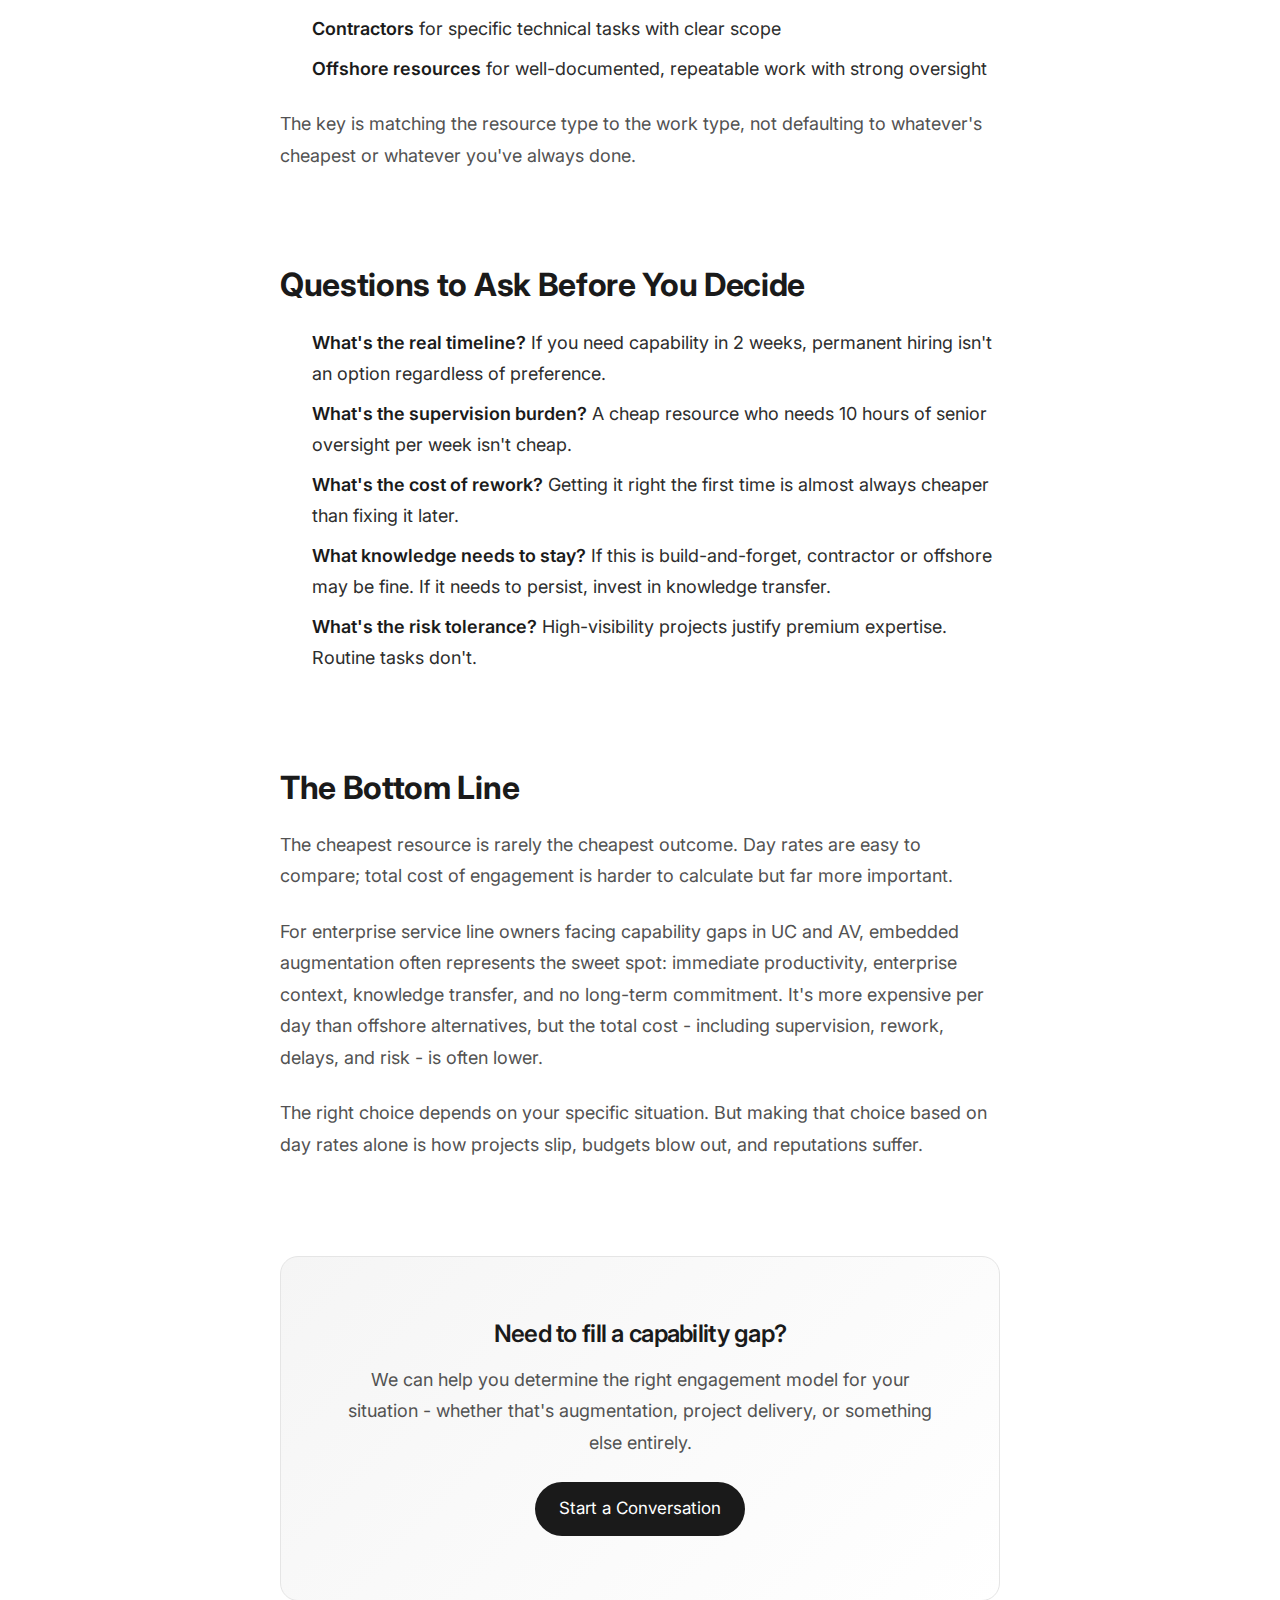
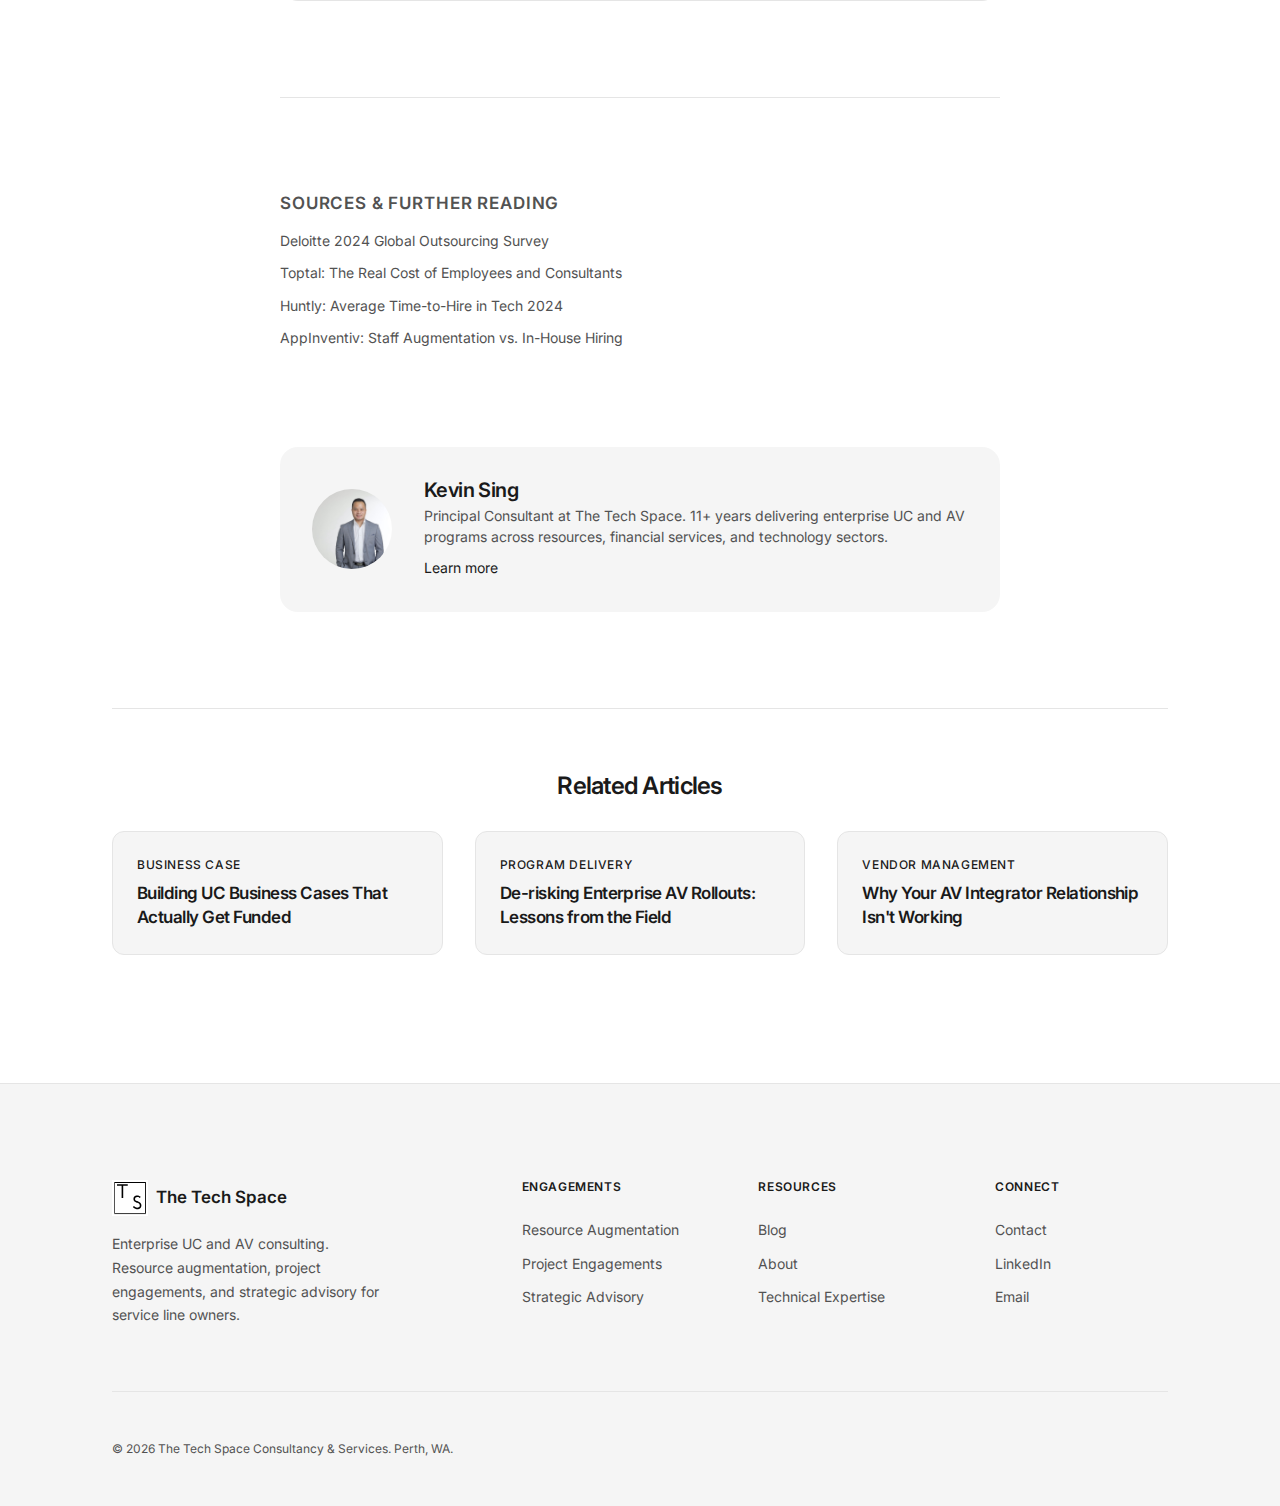
<file: blog/when-to-augment-vs-hire.html>
<!DOCTYPE html>
<html lang="en-AU">
<head>
  <meta charset="UTF-8">
  <meta name="viewport" content="width=device-width, initial-scale=1.0">

  <!-- Primary Meta Tags -->
  <title>When to Augment vs. Hire: A Service Line Owner's Guide | The Tech Space</title>
  <meta name="title" content="When to Augment vs. Hire: A Service Line Owner's Guide | The Tech Space">
  <meta name="description" content="A practical framework for deciding between permanent hires, contractors, offshore resources, and embedded augmentation for enterprise UC and AV capabilities.">
  <meta name="author" content="Kevin Sing">
  <meta name="robots" content="index, follow">

  <!-- Open Graph -->
  <meta property="og:type" content="article">
  <meta property="og:url" content="https://thetech.space/blog/when-to-augment-vs-hire">
  <meta property="og:title" content="When to Augment vs. Hire: A Service Line Owner's Guide">
  <meta property="og:description" content="A practical framework for deciding between permanent hires, contractors, offshore resources, and embedded augmentation.">
  <meta property="og:image" content="https://thetech.space/assets/images/blog/resource-strategy.jpg">

  <!-- Canonical -->
  <link rel="canonical" href="https://thetech.space/blog/when-to-augment-vs-hire">

  <!-- Favicon -->
  <link rel="icon" type="image/x-icon" href="/favicon.ico">

  <!-- Fonts -->
  <link rel="preconnect" href="https://fonts.googleapis.com">
  <link rel="preconnect" href="https://fonts.gstatic.com" crossorigin>
  <link href="https://fonts.googleapis.com/css2?family=Inter:wght@400;500;600;700&display=swap" rel="stylesheet">

  <!-- Stylesheet -->
  <link rel="stylesheet" href="../assets/css/main.css?v=2">

  <!-- Article Structured Data -->
  <script type="application/ld+json">
  {
    "@context": "https://schema.org",
    "@type": "Article",
    "headline": "When to Augment vs. Hire: A Service Line Owner's Guide",
    "description": "A practical framework for deciding between permanent hires, contractors, offshore resources, and embedded augmentation.",
    "author": {
      "@type": "Person",
      "name": "Kevin Sing"
    },
    "publisher": {
      "@type": "Organization",
      "name": "The Tech Space"
    },
    "datePublished": "2026-01-15",
    "image": "https://thetech.space/assets/images/blog/resource-strategy.jpg"
  }
  </script>
</head>
<body>
  <!-- Skip Link -->
  <a href="#main" class="sr-only">Skip to main content</a>

  <!-- Header -->
  <header class="header" id="header">
    <div class="header__inner">
      <a href="/" class="logo">
        <img src="../assets/images/logo.svg" alt="The Tech Space" width="40" height="40">
        <span>The Tech Space</span>
      </a>

      <nav class="nav">
        <button class="nav-toggle" aria-label="Toggle navigation" aria-expanded="false">
          <span></span>
          <span></span>
          <span></span>
        </button>

        <ul class="nav__list" id="nav-list">
          <li><a href="/" class="nav__link">Home</a></li>
          <li><a href="/services" class="nav__link">Services</a></li>
          <li><a href="/about" class="nav__link">About</a></li>
          <li><a href="/tools/" class="nav__link">Tools</a></li>
          <li><a href="../blog" class="nav__link nav__link--active">Blog</a></li>
          <li><a href="/contact" class="nav__link">Contact</a></li>
          <li><a href="/contact" class="btn btn--primary btn--sm">Get in Touch</a></li>
        </ul>
      </nav>
    </div>
  </header>

  <!-- Main Content -->
  <main id="main">
    <!-- Article Hero -->
    <article class="article">
      <header class="article__header">
        <div class="container">
          <span class="article__category">Resource Strategy</span>
          <h1 class="article__title">When to Augment vs. Hire: A Service Line Owner's Guide</h1>
          <p class="article__meta">
            <span>By Kevin Sing</span>
            <span>8 min read</span>
            <span>January 2026</span>
          </p>
        </div>
      </header>

      <div class="article__hero">
        <img src="../assets/images/blog/resource-strategy.jpg" alt="Team collaboration in enterprise environment">
      </div>

      <div class="container">
        <div class="article__content">
          <p class="article__lead">The permanent hire takes 6 months. The contractor lacks enterprise context. The offshore resource needs constant supervision. Sound familiar? Here's a framework for deciding when embedded augmentation makes sense - and when it doesn't.</p>

          <h2>The Reality of Enterprise Hiring in 2025</h2>

          <p>If you're a service line owner trying to fill a specialist UC or AV role, you're facing a difficult market. According to recent labour market analysis, the average time-to-hire has increased from 36-44 days in 2023 to <strong>68.5 days in 2025</strong>. For technical specialists, add another 8-15 days for skills verification and certification checks.</p>

          <p>That's more than two months from application to offer - and it doesn't account for notice periods, which can add another 4-8 weeks. By the time your new hire is actually productive, you could be looking at 4-6 months from when you identified the need.</p>

          <p>Meanwhile, your transformation roadmap doesn't wait. Stakeholders are asking for progress. Projects are slipping.</p>

          <h2>The Four Options (And Their Hidden Costs)</h2>

          <p>When you need capability, you typically have four paths. Each has a place, but the true cost is rarely what appears on the invoice.</p>

          <h3>1. Permanent Hire</h3>

          <p><strong>Best for:</strong> Long-term strategic roles, building institutional knowledge, roles requiring deep cultural integration.</p>

          <p><strong>True cost considerations:</strong></p>
          <ul>
            <li>Base salary plus 25-40% for benefits, superannuation, and overheads</li>
            <li>Recruitment fees of 15-25% of first-year salary (that's $30,000+ for a $120,000 role)</li>
            <li>3-6 months to reach full productivity</li>
            <li>Training, equipment, and enablement costs ($5,000-10,000 in the first year)</li>
          </ul>

          <p>The standard multiplier for full-time employees falls between 1.25 and 1.40 of the base salary. If you're paying $120,000, the true cost is $150,000-168,000 in year one.</p>

          <h3>2. Traditional Contractors</h3>

          <p><strong>Best for:</strong> Short-term projects with well-defined scope, specific technical tasks, surge capacity.</p>

          <p><strong>True cost considerations:</strong></p>
          <ul>
            <li>Higher day rates (typically 30-50% premium over equivalent salary)</li>
            <li>No benefits overhead, but limited loyalty or knowledge retention</li>
            <li>May lack enterprise context - governance, stakeholder dynamics, approval processes</li>
            <li>Knowledge walks out when the contract ends</li>
          </ul>

          <p>Contractors can be cost-effective for projects under 12 months. Beyond that, the premium starts to erode the business case, and you're paying market rates without building any institutional capability.</p>

          <h3>3. Offshore Resources</h3>

          <p><strong>Best for:</strong> High-volume, well-documented tasks with clear acceptance criteria and strong local oversight.</p>

          <p><strong>True cost considerations:</strong></p>
          <ul>
            <li>Apparent savings of 40-60% on day rates</li>
            <li>Supervision overhead: 5-12 hours per week of senior staff time</li>
            <li>Rework rates: Industry data suggests 35%+ of deliverables need rework (Gartner reports 67% require "significant rework")</li>
            <li>Timeline overruns: McKinsey data shows 27-45% average overrun on outsourced projects</li>
            <li>Knowledge transfer: 4-12 weeks to onboard, lost when resources rotate</li>
          </ul>

          <p>According to Deloitte's 2024 Global Outsourcing Survey, 59% of companies report dissatisfaction with offshore outcomes, and 70% have brought work back in-house. The headline rate is attractive, but the total cost of engagement often approaches - or exceeds - local alternatives.</p>

          <h3>4. Embedded Augmentation</h3>

          <p><strong>Best for:</strong> Medium-term capability gaps, complex enterprise environments, situations requiring immediate productivity.</p>

          <p><strong>True cost considerations:</strong></p>
          <ul>
            <li>Premium day rates (typically 2-3x offshore alternatives)</li>
            <li>Minimal supervision overhead (1-2 hours per week)</li>
            <li>Lower rework rates (enterprise experience means fewer iterations)</li>
            <li>Knowledge transfer built into the engagement</li>
            <li>No recruitment costs or long-term commitment</li>
          </ul>

          <p>The day rate looks expensive. But when you factor in supervision time, rework, and the opportunity cost of delays, embedded augmentation often delivers lower total cost of ownership for engagements of 3-12 months.</p>

          <h2>The Decision Framework</h2>

          <p>Rather than defaulting to the lowest day rate, consider these factors:</p>

          <h3>Duration of Need</h3>
          <table class="article__table">
            <thead>
              <tr>
                <th>Duration</th>
                <th>Best Option</th>
                <th>Why</th>
              </tr>
            </thead>
            <tbody>
              <tr>
                <td>&lt; 3 months</td>
                <td>Contractor or Augmentation</td>
                <td>Too short for permanent hire ROI</td>
              </tr>
              <tr>
                <td>3-12 months</td>
                <td>Embedded Augmentation</td>
                <td>Long enough to benefit from enterprise context</td>
              </tr>
              <tr>
                <td>12-24 months</td>
                <td>Permanent Hire or Augmentation</td>
                <td>Depends on strategic importance</td>
              </tr>
              <tr>
                <td>&gt; 24 months</td>
                <td>Permanent Hire</td>
                <td>Institutional knowledge compounds</td>
              </tr>
            </tbody>
          </table>

          <h3>Complexity of Environment</h3>

          <p>Enterprise environments have layers that take time to understand: governance frameworks, stakeholder dynamics, approval processes, security requirements, architectural constraints. If your environment is complex, the "learning curve cost" of resources without enterprise experience is substantial.</p>

          <p>A resource who has worked in similar enterprise environments can navigate these layers from day one. A resource who hasn't will need weeks or months of supervision before they can operate independently.</p>

          <h3>Criticality of Outcomes</h3>

          <p>What's the cost of failure? If the project is high-visibility, career-defining, or has significant financial implications, the risk premium of cheaper alternatives may not be worth it.</p>

          <p>According to the Project Management Institute, nearly 70% of IT projects fail, are late, or go over budget. Much of this comes down to capability gaps in delivery. Paying more for proven expertise can be the cheapest form of risk mitigation.</p>

          <h3>Knowledge Retention Requirements</h3>

          <p>Does the knowledge need to stay in-house? If you're building capability that needs to persist beyond the engagement, you need either a permanent hire or an augmentation partner who treats knowledge transfer as a core deliverable.</p>

          <p>When a contractor or offshore resource leaves, valuable knowledge about your systems walks out the door. Mitigation requires making knowledge transfer a contractual requirement, mandating documentation, and scheduling structured handover periods.</p>

          <h2>The Hybrid Approach</h2>

          <p>Over 65% of enterprises now use some form of blended workforce strategy. The most effective approach often combines:</p>

          <ul>
            <li><strong>Permanent staff</strong> for strategic leadership and institutional continuity</li>
            <li><strong>Embedded augmentation</strong> for specialist capability and surge capacity</li>
            <li><strong>Contractors</strong> for specific technical tasks with clear scope</li>
            <li><strong>Offshore resources</strong> for well-documented, repeatable work with strong oversight</li>
          </ul>

          <p>The key is matching the resource type to the work type, not defaulting to whatever's cheapest or whatever you've always done.</p>

          <h2>Questions to Ask Before You Decide</h2>

          <ol>
            <li><strong>What's the real timeline?</strong> If you need capability in 2 weeks, permanent hiring isn't an option regardless of preference.</li>
            <li><strong>What's the supervision burden?</strong> A cheap resource who needs 10 hours of senior oversight per week isn't cheap.</li>
            <li><strong>What's the cost of rework?</strong> Getting it right the first time is almost always cheaper than fixing it later.</li>
            <li><strong>What knowledge needs to stay?</strong> If this is build-and-forget, contractor or offshore may be fine. If it needs to persist, invest in knowledge transfer.</li>
            <li><strong>What's the risk tolerance?</strong> High-visibility projects justify premium expertise. Routine tasks don't.</li>
          </ol>

          <h2>The Bottom Line</h2>

          <p>The cheapest resource is rarely the cheapest outcome. Day rates are easy to compare; total cost of engagement is harder to calculate but far more important.</p>

          <p>For enterprise service line owners facing capability gaps in UC and AV, embedded augmentation often represents the sweet spot: immediate productivity, enterprise context, knowledge transfer, and no long-term commitment. It's more expensive per day than offshore alternatives, but the total cost - including supervision, rework, delays, and risk - is often lower.</p>

          <p>The right choice depends on your specific situation. But making that choice based on day rates alone is how projects slip, budgets blow out, and reputations suffer.</p>

          <div class="article__cta">
            <h3>Need to fill a capability gap?</h3>
            <p>We can help you determine the right engagement model for your situation - whether that's augmentation, project delivery, or something else entirely.</p>
            <a href="/contact" class="btn btn--primary">Start a Conversation</a>
          </div>

          <div class="article__sources">
            <h4>Sources & Further Reading</h4>
            <ul>
              <li><a href="https://www2.deloitte.com/us/en/pages/operations/articles/global-outsourcing-survey.html" target="_blank" rel="noopener">Deloitte 2024 Global Outsourcing Survey</a></li>
              <li><a href="https://www.toptal.com/freelance/don-t-be-fooled-the-real-cost-of-employees-and-consultants" target="_blank" rel="noopener">Toptal: The Real Cost of Employees and Consultants</a></li>
              <li><a href="https://huntly.ai/blog/time-to-hire-in-tech/" target="_blank" rel="noopener">Huntly: Average Time-to-Hire in Tech 2024</a></li>
              <li><a href="https://appinventiv.com/blog/staff-augmentation-vs-in-house-hiring/" target="_blank" rel="noopener">AppInventiv: Staff Augmentation vs. In-House Hiring</a></li>
            </ul>
          </div>
        </div>

        <!-- Author Bio -->
        <div class="article__author">
          <img src="../assets/images/kevin-sing-1080x720.jpg" alt="Kevin Sing">
          <div>
            <h4>Kevin Sing</h4>
            <p>Principal Consultant at The Tech Space. 11+ years delivering enterprise UC and AV programs across resources, financial services, and technology sectors.</p>
            <a href="/about">Learn more</a>
          </div>
        </div>

        <!-- Related Articles -->
        <div class="article__related">
          <h3>Related Articles</h3>
          <div class="grid grid--3">
            <a href="/blog/building-uc-business-cases" class="blog-card blog-card--compact">
              <span class="blog-card__category">Business Case</span>
              <h4>Building UC Business Cases That Actually Get Funded</h4>
            </a>
            <a href="/blog/derisking-av-rollouts" class="blog-card blog-card--compact">
              <span class="blog-card__category">Program Delivery</span>
              <h4>De-risking Enterprise AV Rollouts: Lessons from the Field</h4>
            </a>
            <a href="/blog/av-integrator-relationships" class="blog-card blog-card--compact">
              <span class="blog-card__category">Vendor Management</span>
              <h4>Why Your AV Integrator Relationship Isn't Working</h4>
            </a>
          </div>
        </div>
      </div>
    </article>
  </main>

  <!-- Footer -->
  <footer class="footer">
    <div class="container">
      <div class="footer__grid">
        <div class="footer__brand">
          <a href="/" class="footer__logo">
            <img src="../assets/images/logo.svg" alt="The Tech Space" width="36" height="36">
            <span>The Tech Space</span>
          </a>
          <p class="footer__description">Enterprise UC and AV consulting. Resource augmentation, project engagements, and strategic advisory for service line owners.</p>
        </div>

        <div>
          <h4 class="footer__title">Engagements</h4>
          <ul class="footer__links">
            <li><a href="../services.html#augmentation">Resource Augmentation</a></li>
            <li><a href="../services.html#projects">Project Engagements</a></li>
            <li><a href="../services.html#advisory">Strategic Advisory</a></li>
          </ul>
        </div>

        <div>
          <h4 class="footer__title">Resources</h4>
          <ul class="footer__links">
            <li><a href="../blog">Blog</a></li>
            <li><a href="/about">About</a></li>
            <li><a href="../about.html#expertise">Technical Expertise</a></li>
          </ul>
        </div>

        <div>
          <h4 class="footer__title">Connect</h4>
          <ul class="footer__links">
            <li><a href="/contact">Contact</a></li>
            <li><a href="https://linkedin.com/in/kevinsing" target="_blank" rel="noopener noreferrer">LinkedIn</a></li>
            <li><a href="mailto:design@thetech.space">Email</a></li>
          </ul>
        </div>
      </div>

      <div class="footer__bottom">
        <p>&copy; 2026 The Tech Space Consultancy & Services. Perth, WA.</p>
      </div>
    </div>
  </footer>

  <!-- JavaScript -->
  <script src="../assets/js/main.js"></script>
  <script src="../assets/js/analytics.js"></script>
</body>
</html>
</file>
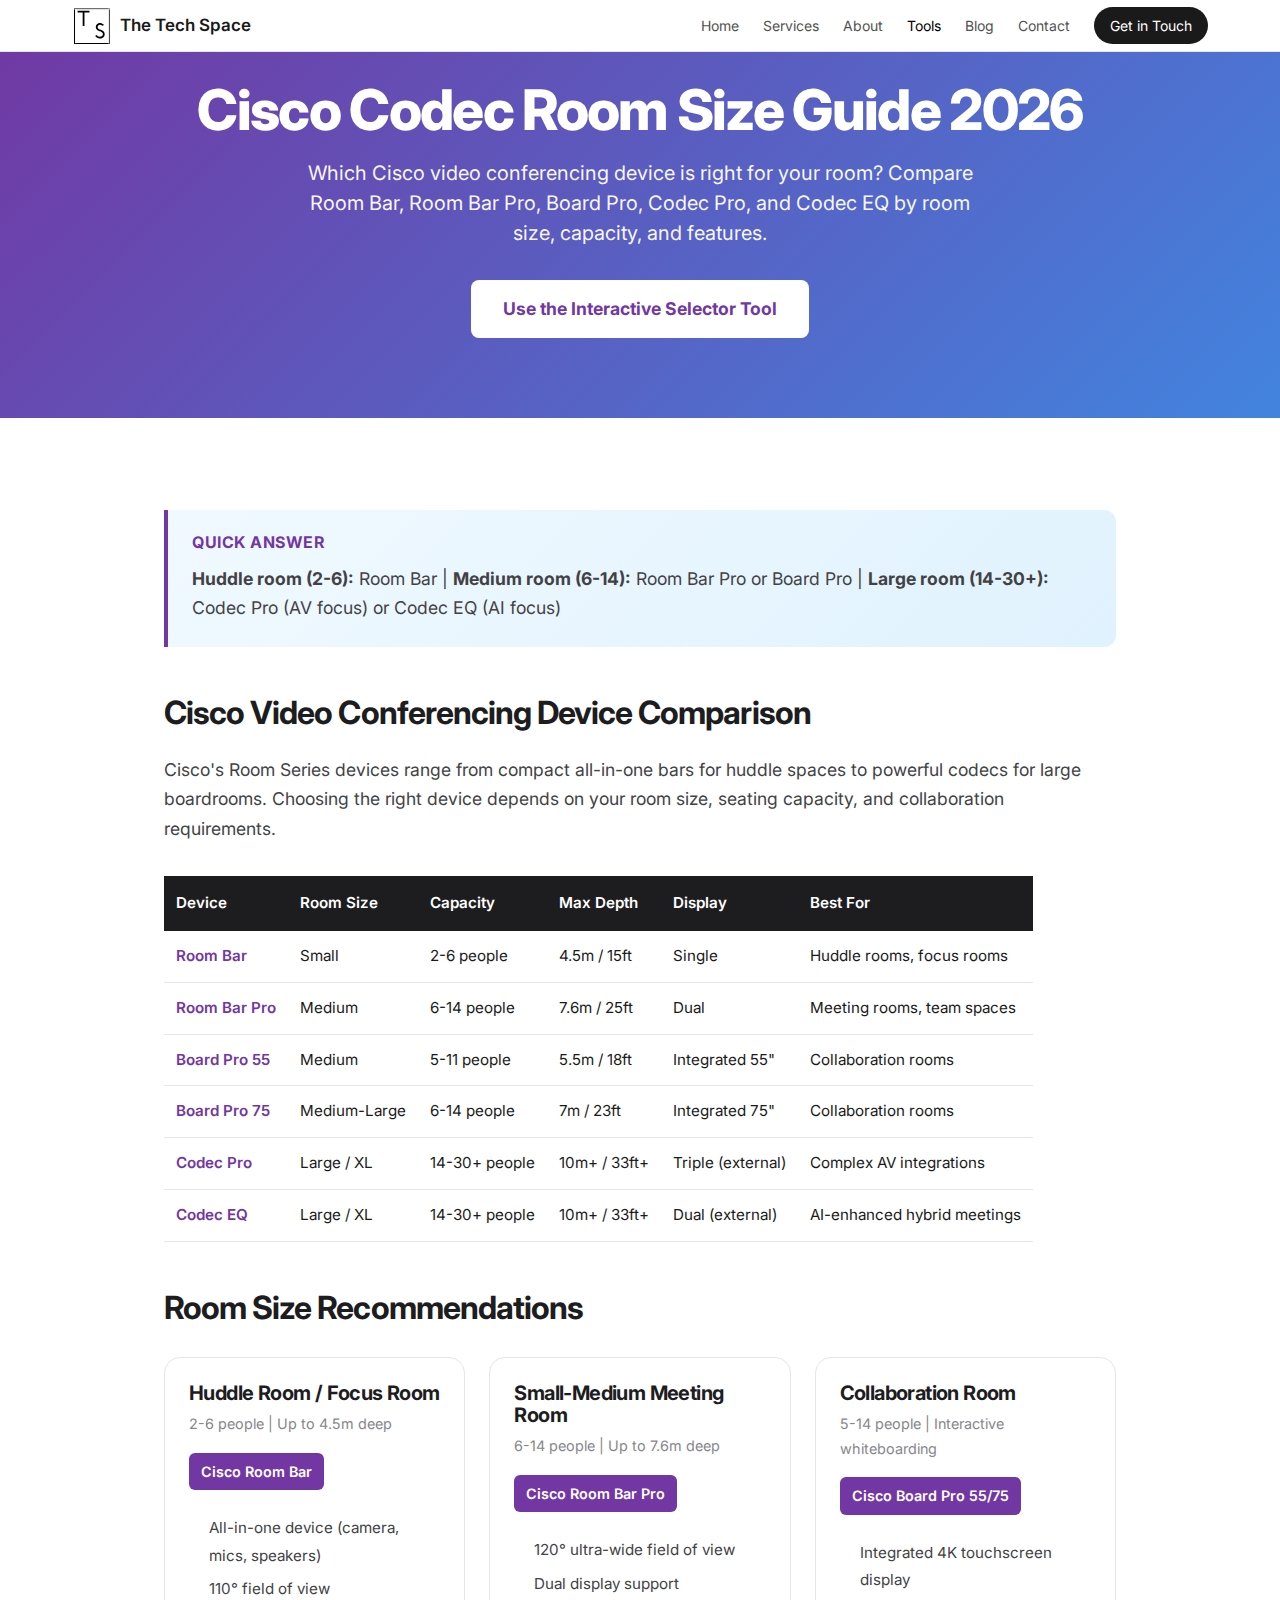
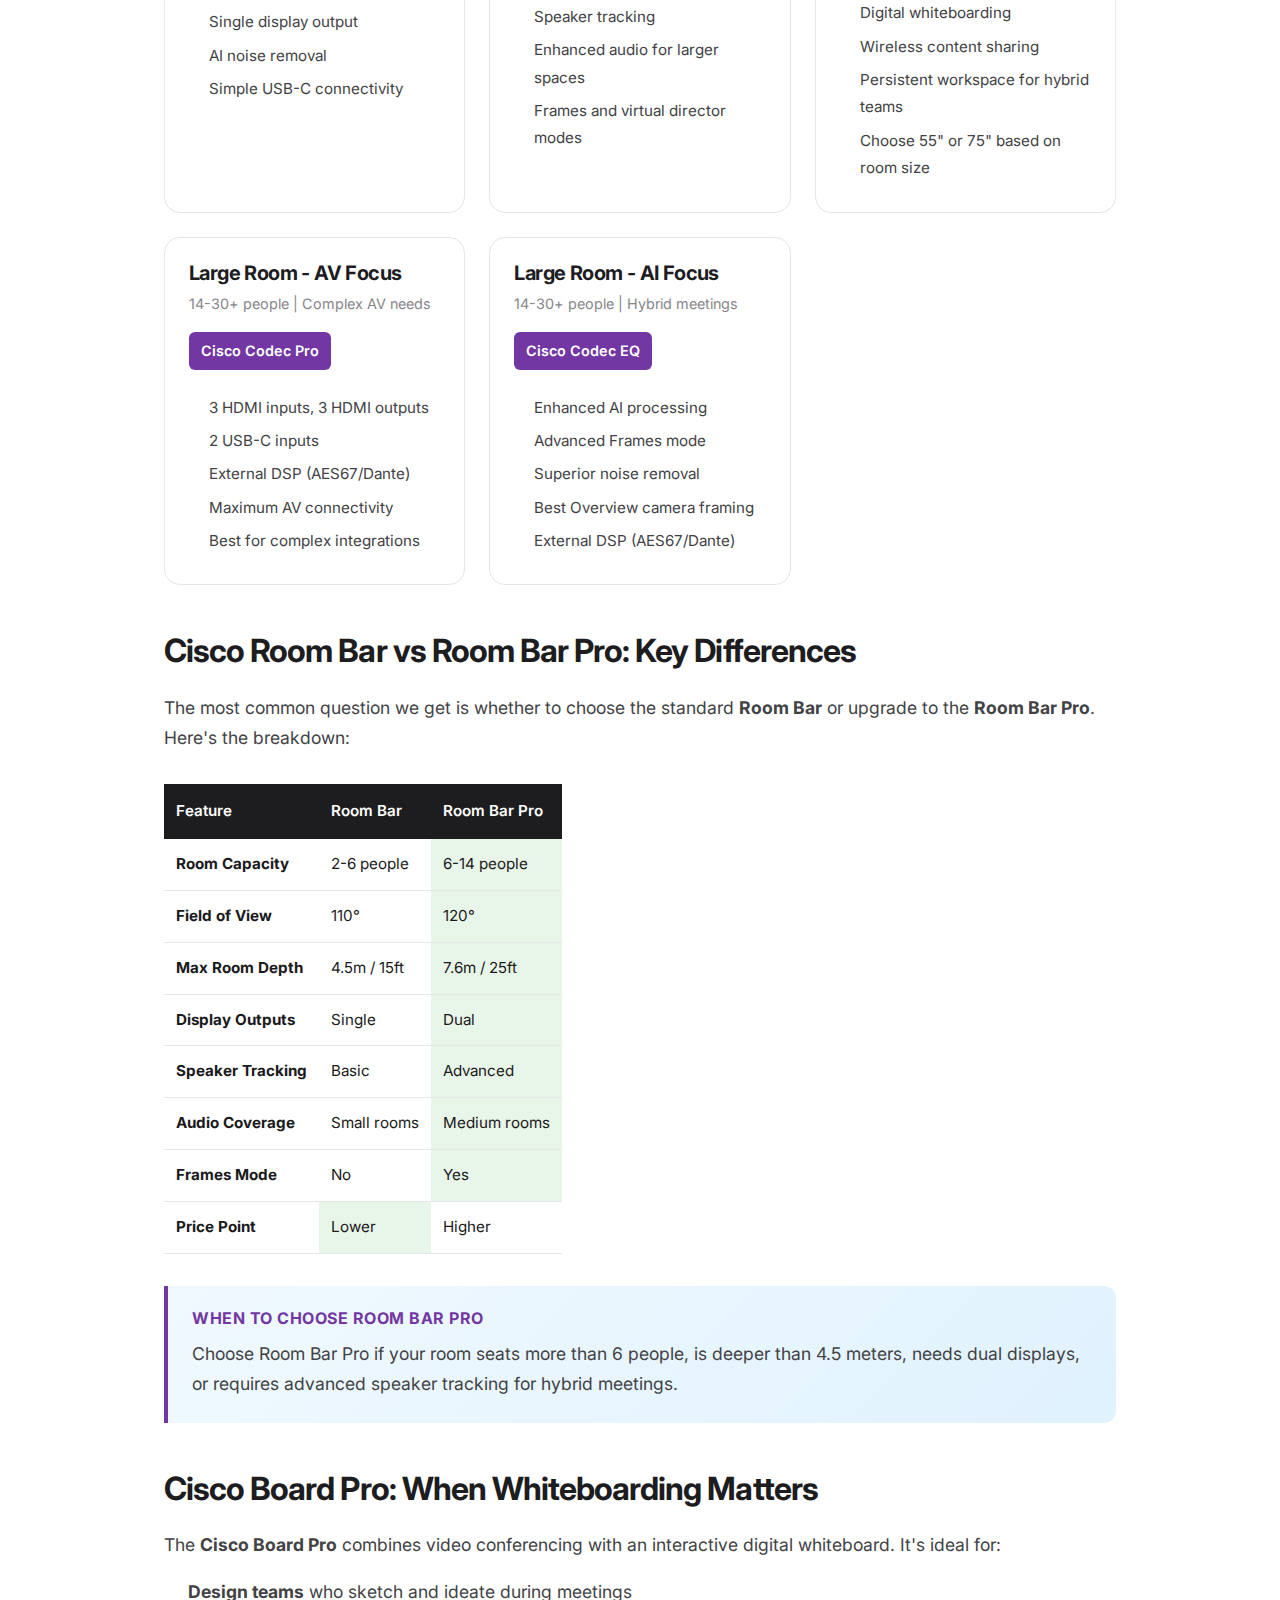
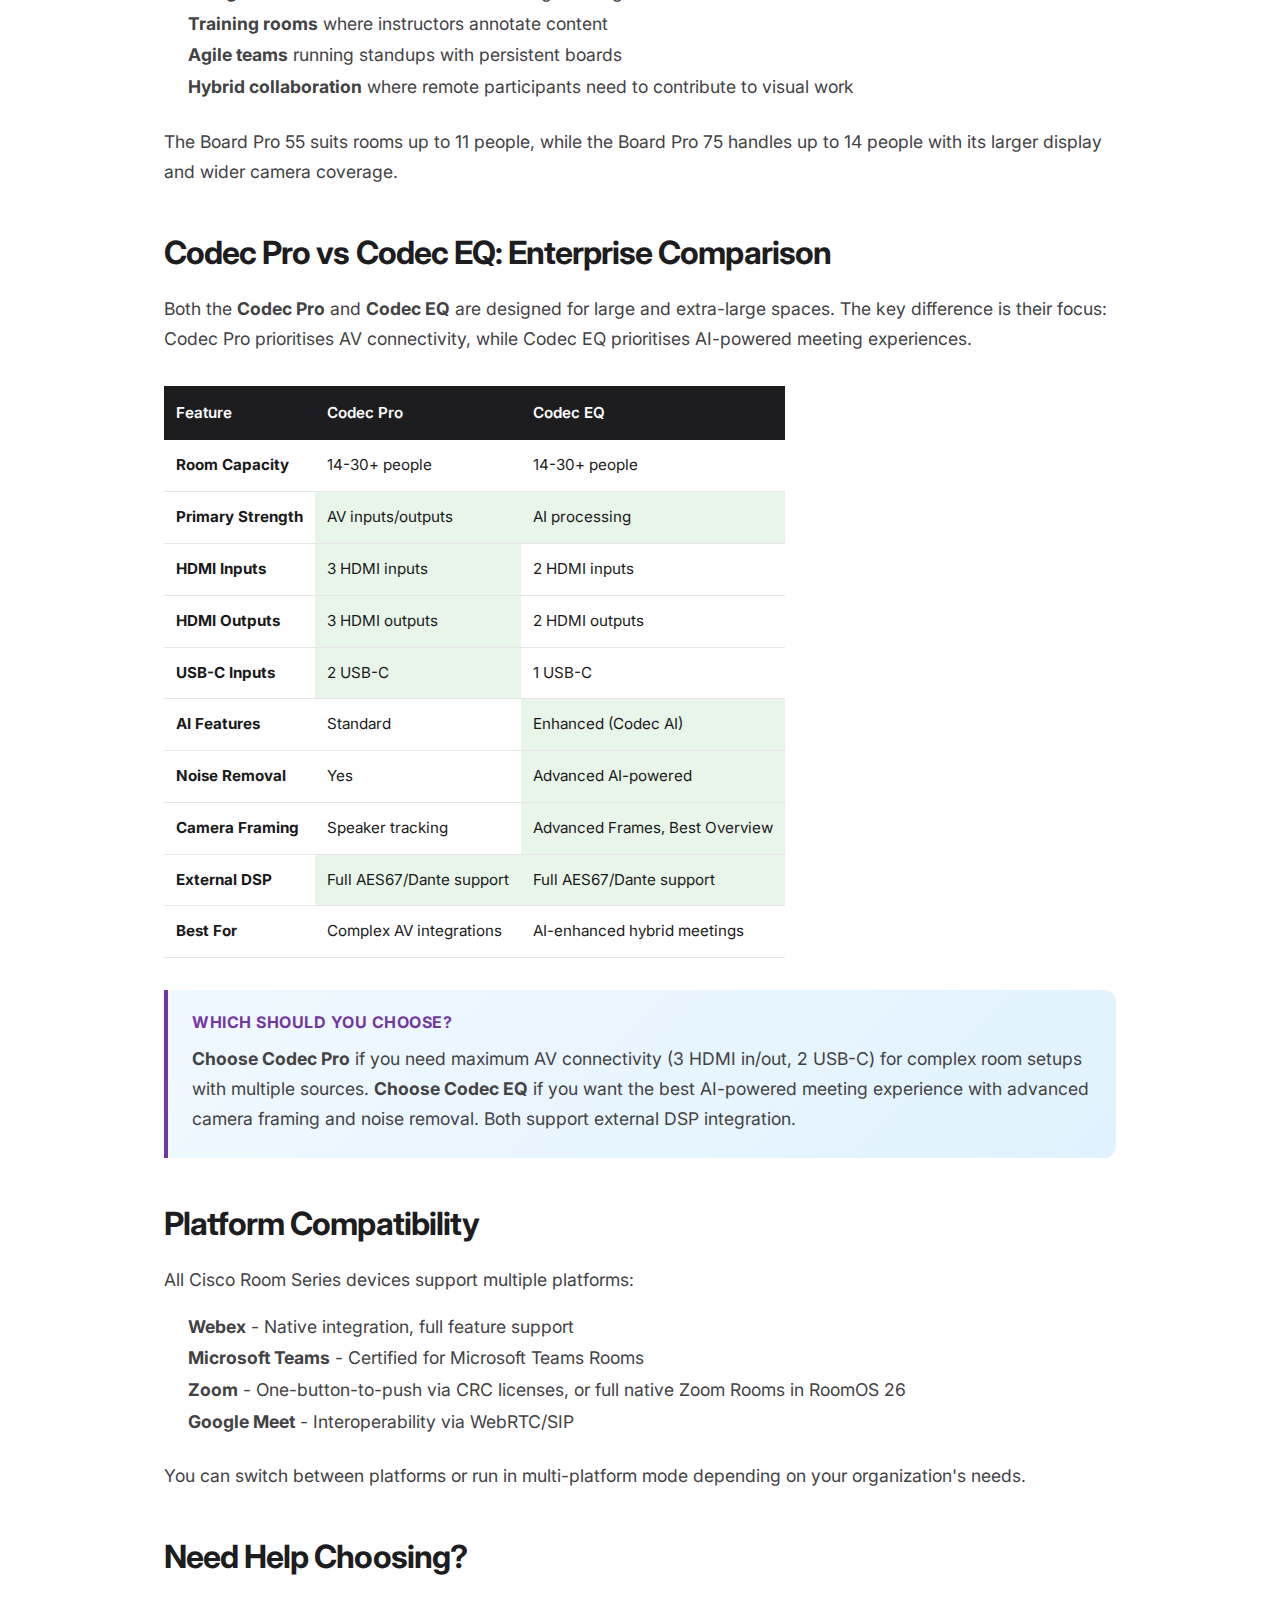
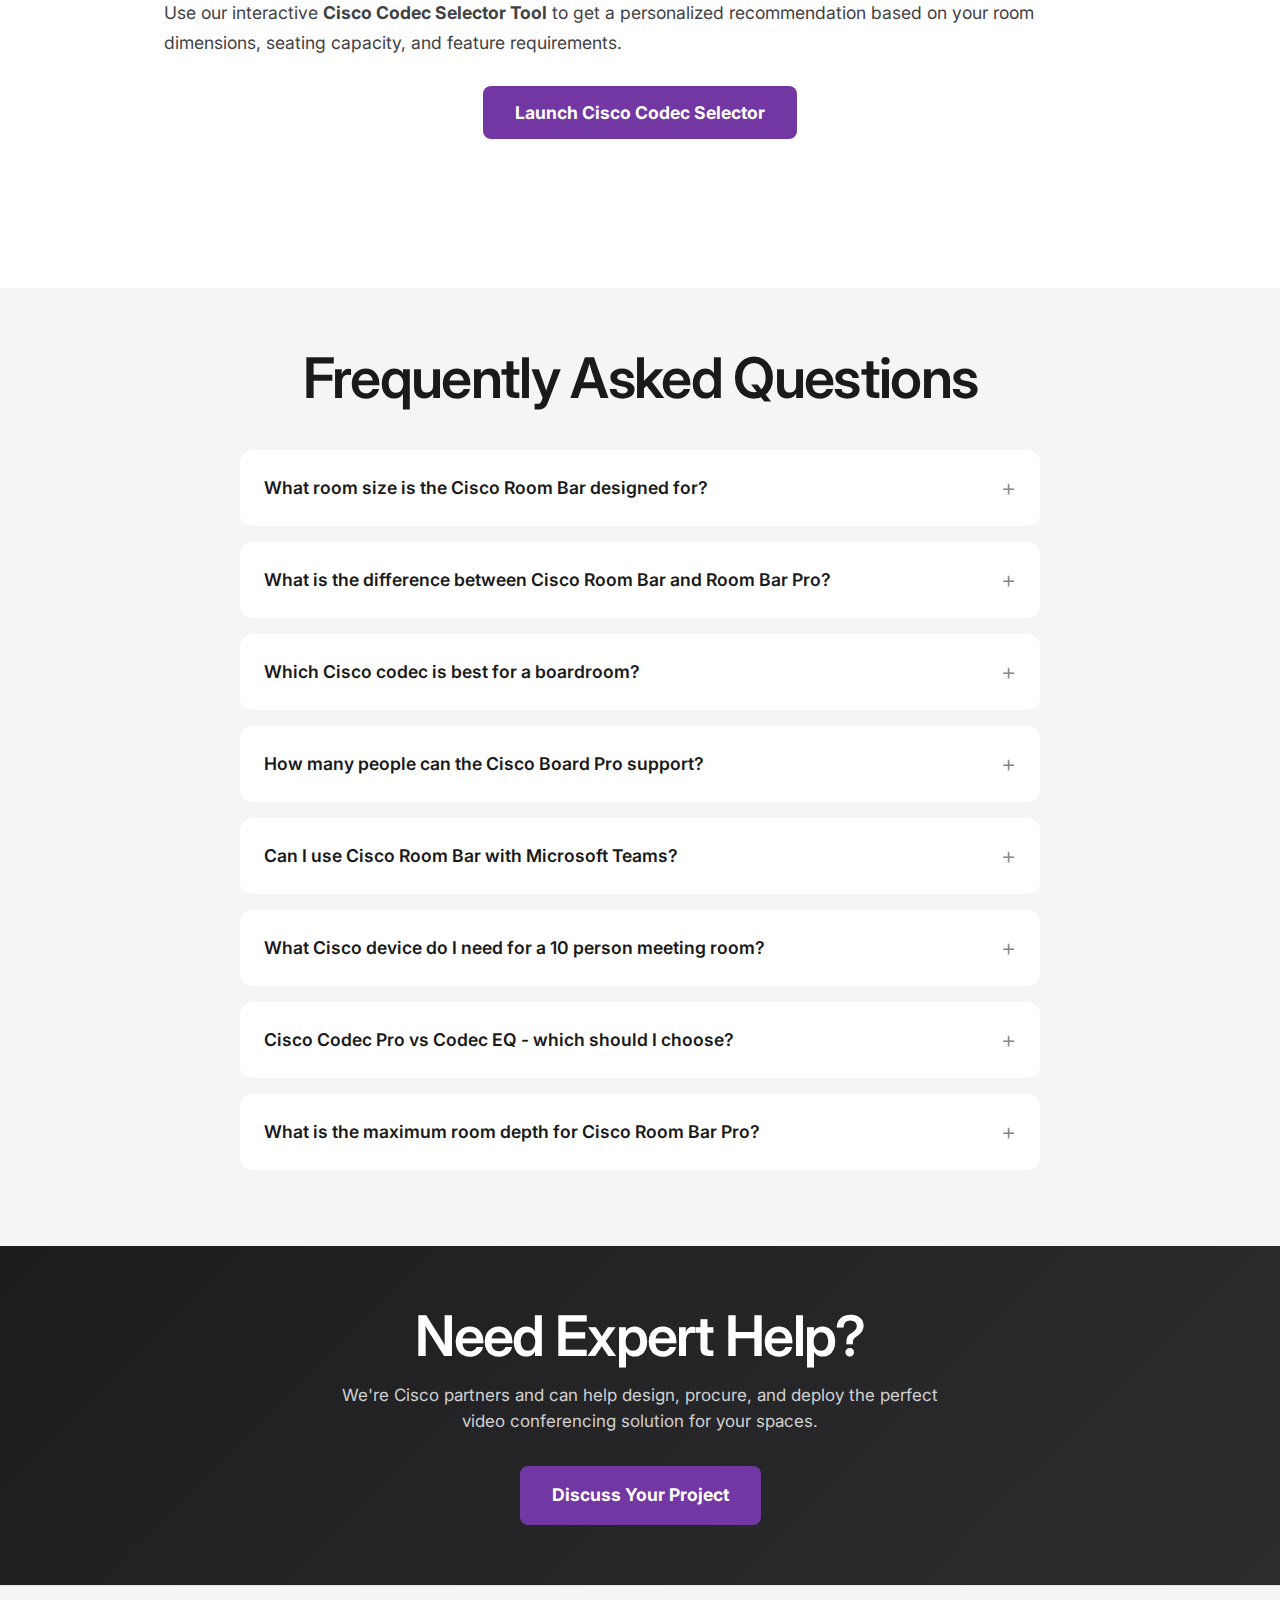
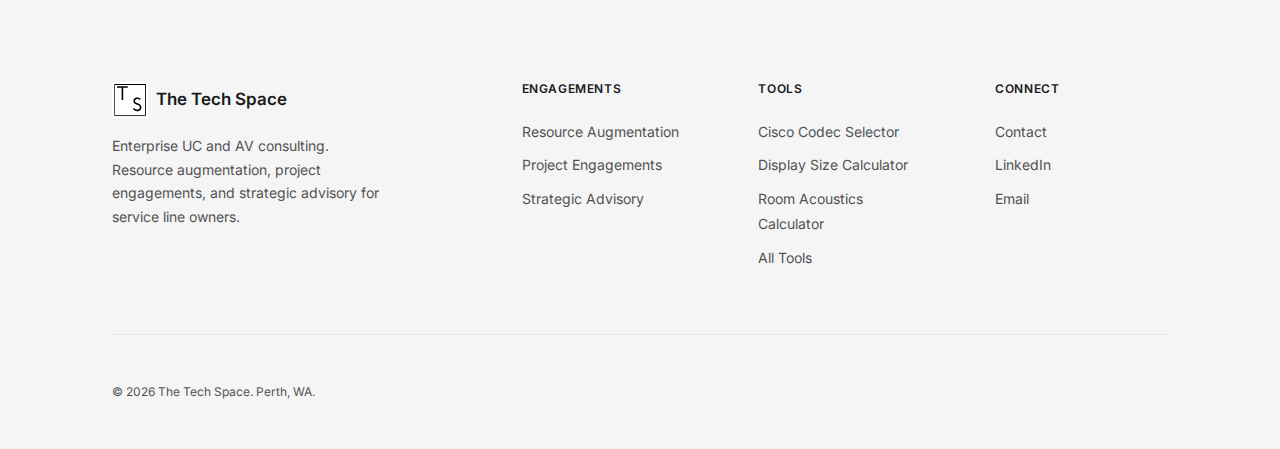
<file: tools/cisco-codec-guide.html>
<!DOCTYPE html>
<html lang="en-AU">
<head>
  <meta charset="UTF-8">
  <meta name="viewport" content="width=device-width, initial-scale=1.0">

  <!-- Primary Meta Tags - Keyword Optimized -->
  <title>Cisco Codec Room Size Guide 2026 | Room Bar vs Board Pro vs Codec Pro Comparison</title>
  <meta name="title" content="Cisco Codec Room Size Guide 2026 | Room Bar vs Board Pro vs Codec Pro Comparison">
  <meta name="description" content="Which Cisco video conferencing device fits your room? Compare Room Bar, Room Bar Pro, Board Pro, Codec Pro & Codec EQ by room size, capacity, and features. Free selector tool included.">
  <meta name="keywords" content="cisco codec room size guide, cisco room bar room size, cisco room bar vs room bar pro, cisco board pro room size, cisco codec comparison, cisco video conferencing device comparison, cisco webex room devices, cisco codec selector, cisco room bar capacity, cisco room bar pro specs, which cisco codec for my room, cisco codec eq vs codec pro, cisco boardroom video conferencing, cisco huddle room device">
  <meta name="author" content="Kevin Sing">
  <meta name="robots" content="index, follow, max-image-preview:large, max-snippet:-1, max-video-preview:-1">

  <!-- Geographic -->
  <meta name="geo.region" content="AU-WA">
  <meta name="geo.placename" content="Perth">

  <!-- Open Graph / Facebook -->
  <meta property="og:type" content="article">
  <meta property="og:url" content="https://thetech.space/tools/cisco-codec-guide">
  <meta property="og:title" content="Cisco Codec Room Size Guide 2026 | Which Device Fits Your Room?">
  <meta property="og:description" content="Compare Cisco Room Bar, Room Bar Pro, Board Pro, Codec Pro & Codec EQ. Find the right video conferencing device for your room size.">
  <meta property="og:image" content="https://thetech.space/assets/images/og-image.jpg">
  <meta property="og:image:width" content="1200">
  <meta property="og:image:height" content="630">
  <meta property="og:locale" content="en_AU">
  <meta property="og:site_name" content="The Tech Space">
  <meta property="article:author" content="Kevin Sing">
  <meta property="article:published_time" content="2026-01-20">

  <!-- Twitter -->
  <meta name="twitter:card" content="summary_large_image">
  <meta name="twitter:url" content="https://thetech.space/tools/cisco-codec-guide">
  <meta name="twitter:title" content="Cisco Codec Room Size Guide 2026">
  <meta name="twitter:description" content="Compare Cisco Room Bar, Room Bar Pro, Board Pro, Codec Pro & Codec EQ by room size and capacity.">
  <meta name="twitter:image" content="https://thetech.space/assets/images/og-image.jpg">

  <!-- Canonical -->
  <link rel="canonical" href="https://thetech.space/tools/cisco-codec-guide">

  <!-- Favicon -->
  <link rel="icon" type="image/x-icon" href="/favicon.ico">

  <!-- Fonts -->
  <link rel="preconnect" href="https://fonts.googleapis.com">
  <link rel="preconnect" href="https://fonts.gstatic.com" crossorigin>
  <link href="https://fonts.googleapis.com/css2?family=Inter:wght@400;500;600;700;800&display=swap" rel="stylesheet">

  <!-- Main Stylesheet -->
  <link rel="stylesheet" href="/assets/css/main.css?v=3">

  <!-- FAQ Schema for Featured Snippets -->
  <script type="application/ld+json">
  {
    "@context": "https://schema.org",
    "@type": "FAQPage",
    "mainEntity": [
      {
        "@type": "Question",
        "name": "What room size is the Cisco Room Bar designed for?",
        "acceptedAnswer": {
          "@type": "Answer",
          "text": "The Cisco Room Bar is designed for small huddle rooms and focus rooms accommodating 2-6 people. It works best in rooms up to 4.5 meters (15 feet) deep with a single display. The integrated camera, microphones, and speakers make it an all-in-one solution for compact spaces."
        }
      },
      {
        "@type": "Question",
        "name": "What is the difference between Cisco Room Bar and Room Bar Pro?",
        "acceptedAnswer": {
          "@type": "Answer",
          "text": "The Room Bar Pro is designed for larger rooms (6-14 people) compared to the standard Room Bar (2-6 people). Key differences: Room Bar Pro has a wider 120° field of view vs 110°, supports dual displays, includes enhanced AI features like speaker tracking and noise removal, and has more powerful speakers for larger spaces."
        }
      },
      {
        "@type": "Question",
        "name": "Which Cisco codec is best for a boardroom?",
        "acceptedAnswer": {
          "@type": "Answer",
          "text": "For boardrooms with 14-22 people, the Cisco Codec Pro with a PTZ camera (like the Quad Cam) is recommended. For extra-large boardrooms with 22+ people, the Codec EQ with multiple camera inputs and external audio processing provides the best coverage and audio quality."
        }
      },
      {
        "@type": "Question",
        "name": "How many people can the Cisco Board Pro support?",
        "acceptedAnswer": {
          "@type": "Answer",
          "text": "The Cisco Board Pro 55 supports rooms with 5-11 people, while the Board Pro 75 handles 6-14 people. Both models combine a 4K display, camera, microphones, speakers, and digital whiteboarding in a single unit, making them ideal for collaborative meeting rooms."
        }
      },
      {
        "@type": "Question",
        "name": "What is the maximum room depth for Cisco Room Bar Pro?",
        "acceptedAnswer": {
          "@type": "Answer",
          "text": "The Cisco Room Bar Pro works effectively in rooms up to 7.6 meters (25 feet) deep. For rooms deeper than this, consider the Codec Pro with a PTZ camera that can optically zoom to capture participants at greater distances."
        }
      },
      {
        "@type": "Question",
        "name": "Can I use Cisco Room Bar with Microsoft Teams?",
        "acceptedAnswer": {
          "@type": "Answer",
          "text": "Yes, all Cisco Room Series devices (Room Bar, Room Bar Pro, Board Pro, Codec Pro, Codec EQ) support Microsoft Teams Rooms, Webex, and Zoom. Zoom is supported via one-button-to-push with CRC licenses, or as native Zoom Rooms in RoomOS 26."
        }
      },
      {
        "@type": "Question",
        "name": "What Cisco device do I need for a 10 person meeting room?",
        "acceptedAnswer": {
          "@type": "Answer",
          "text": "For a 10-person meeting room, the Cisco Room Bar Pro or Board Pro 75 are the best options. The Room Bar Pro is more cost-effective if you already have displays, while the Board Pro 75 includes an integrated 75-inch 4K display with whiteboarding capabilities."
        }
      },
      {
        "@type": "Question",
        "name": "Cisco Codec Pro vs Codec EQ - which should I choose?",
        "acceptedAnswer": {
          "@type": "Answer",
          "text": "Both work for large rooms (14-30+ people) and both support external DSP integration. Choose Codec Pro if you need maximum AV connectivity with 3 HDMI inputs, 3 HDMI outputs, and 2 USB-C inputs. Choose Codec EQ if you want enhanced AI processing with advanced camera framing and superior noise removal."
        }
      }
    ]
  }
  </script>

  <!-- Article Schema -->
  <script type="application/ld+json">
  {
    "@context": "https://schema.org",
    "@type": "TechArticle",
    "headline": "Cisco Codec Room Size Guide 2026: Complete Comparison",
    "description": "Comprehensive guide to choosing the right Cisco video conferencing device based on room size, capacity, and requirements.",
    "author": {
      "@type": "Person",
      "name": "Kevin Sing",
      "url": "https://thetech.space/about"
    },
    "publisher": {
      "@type": "Organization",
      "name": "The Tech Space",
      "url": "https://thetech.space"
    },
    "datePublished": "2026-01-20",
    "dateModified": "2026-01-20",
    "mainEntityOfPage": "https://thetech.space/tools/cisco-codec-guide",
    "about": [
      {"@type": "Thing", "name": "Cisco Room Bar"},
      {"@type": "Thing", "name": "Cisco Room Bar Pro"},
      {"@type": "Thing", "name": "Cisco Board Pro"},
      {"@type": "Thing", "name": "Cisco Codec Pro"},
      {"@type": "Thing", "name": "Cisco Codec EQ"}
    ]
  }
  </script>

  <!-- BreadcrumbList Schema -->
  <script type="application/ld+json">
  {
    "@context": "https://schema.org",
    "@type": "BreadcrumbList",
    "itemListElement": [
      {
        "@type": "ListItem",
        "position": 1,
        "name": "Home",
        "item": "https://thetech.space/"
      },
      {
        "@type": "ListItem",
        "position": 2,
        "name": "Tools",
        "item": "https://thetech.space/tools/"
      },
      {
        "@type": "ListItem",
        "position": 3,
        "name": "Cisco Codec Guide",
        "item": "https://thetech.space/tools/cisco-codec-guide"
      }
    ]
  }
  </script>

  <!-- Page-specific styles -->
  <style>
    .guide-hero {
      background: linear-gradient(135deg, #7237a2 0%, #4284df 100%);
      padding: 80px 24px;
      text-align: center;
      color: #fff;
    }

    .guide-hero h1 {
      font-size: clamp(2rem, 5vw, 3.5rem);
      font-weight: 800;
      margin: 0 0 16px;
      line-height: 1.1;
      color: #fff !important;
    }

    .guide-hero p {
      font-size: 1.25rem;
      opacity: 0.95;
      max-width: 700px;
      margin: 0 auto 32px;
      color: #fff !important;
    }

    .guide-hero .btn-cta {
      display: inline-block;
      background: #fff;
      color: #7237a2;
      padding: 16px 32px;
      border-radius: 8px;
      font-weight: 700;
      font-size: 1.1rem;
      text-decoration: none;
      transition: transform 0.2s, box-shadow 0.2s;
    }

    .guide-hero .btn-cta:hover {
      transform: translateY(-2px);
      box-shadow: 0 8px 24px rgba(0,0,0,0.2);
    }

    .guide-content {
      max-width: 1000px;
      margin: 0 auto;
      padding: 60px 24px;
    }

    .guide-content h2 {
      font-size: 2rem;
      font-weight: 700;
      margin: 48px 0 24px;
      color: #1d1d1f;
    }

    .guide-content h3 {
      font-size: 1.5rem;
      font-weight: 600;
      margin: 32px 0 16px;
      color: #1d1d1f;
    }

    .guide-content p {
      font-size: 1.1rem;
      line-height: 1.7;
      color: #424245;
      margin-bottom: 16px;
    }

    .guide-content ul, .guide-content ol {
      margin: 16px 0 24px 24px;
      font-size: 1.1rem;
      line-height: 1.8;
      color: #424245;
    }

    /* Quick Answer Box */
    .quick-answer {
      background: linear-gradient(135deg, #f0f9ff 0%, #e0f2fe 100%);
      border-left: 4px solid #7237a2;
      padding: 24px;
      border-radius: 0 12px 12px 0;
      margin: 32px 0;
    }

    .quick-answer h4 {
      font-size: 1rem;
      font-weight: 700;
      color: #7237a2;
      margin: 0 0 12px;
      text-transform: uppercase;
      letter-spacing: 0.5px;
    }

    .quick-answer p {
      margin: 0;
      font-size: 1.1rem;
    }

    /* Comparison Table */
    .comparison-table {
      width: 100%;
      border-collapse: collapse;
      margin: 32px 0;
      font-size: 0.95rem;
      overflow-x: auto;
      display: block;
    }

    .comparison-table thead {
      background: #1d1d1f;
      color: #fff;
    }

    .comparison-table th {
      padding: 16px 12px;
      text-align: left;
      font-weight: 600;
      white-space: nowrap;
    }

    .comparison-table td {
      padding: 14px 12px;
      border-bottom: 1px solid #e5e5ea;
      vertical-align: top;
    }

    .comparison-table tbody tr:hover {
      background: #f5f5f7;
    }

    .comparison-table .device-name {
      font-weight: 600;
      color: #7237a2;
      white-space: nowrap;
    }

    .comparison-table .highlight {
      background: #e8f5e9;
    }

    /* Room Size Cards */
    .room-cards {
      display: grid;
      grid-template-columns: repeat(auto-fit, minmax(280px, 1fr));
      gap: 24px;
      margin: 32px 0;
    }

    .room-card {
      background: #fff;
      border: 1px solid #e5e5ea;
      border-radius: 16px;
      padding: 24px;
      transition: box-shadow 0.3s, transform 0.3s;
    }

    .room-card:hover {
      box-shadow: 0 8px 32px rgba(0,0,0,0.1);
      transform: translateY(-4px);
    }

    .room-card h4 {
      font-size: 1.25rem;
      font-weight: 700;
      margin: 0 0 8px;
      color: #1d1d1f;
    }

    .room-card .capacity {
      font-size: 0.9rem;
      color: #86868b;
      margin-bottom: 16px;
    }

    .room-card .recommendation {
      background: #7237a2;
      color: #fff;
      padding: 8px 12px;
      border-radius: 6px;
      font-weight: 600;
      font-size: 0.9rem;
      display: inline-block;
      margin-bottom: 12px;
    }

    .room-card ul {
      margin: 12px 0 0;
      padding-left: 20px;
      font-size: 0.95rem;
      color: #424245;
    }

    .room-card li {
      margin-bottom: 6px;
    }

    /* FAQ Section */
    .faq-section {
      background: #f5f5f7;
      padding: 60px 24px;
      margin-top: 60px;
    }

    .faq-container {
      max-width: 800px;
      margin: 0 auto;
    }

    .faq-section h2 {
      text-align: center;
      margin-bottom: 40px;
    }

    .faq-item {
      background: #fff;
      border-radius: 12px;
      margin-bottom: 16px;
      overflow: hidden;
    }

    .faq-question {
      padding: 20px 24px;
      font-weight: 600;
      font-size: 1.1rem;
      cursor: pointer;
      display: flex;
      justify-content: space-between;
      align-items: center;
      transition: background 0.2s;
    }

    .faq-question:hover {
      background: #f5f5f7;
    }

    .faq-question::after {
      content: '+';
      font-size: 1.5rem;
      font-weight: 300;
      color: #86868b;
      transition: transform 0.3s;
    }

    .faq-item.open .faq-question::after {
      transform: rotate(45deg);
    }

    .faq-answer {
      max-height: 0;
      overflow: hidden;
      transition: max-height 0.3s ease-out;
    }

    .faq-item.open .faq-answer {
      max-height: 500px;
    }

    .faq-answer p {
      padding: 0 24px 20px;
      margin: 0;
      color: #424245;
      line-height: 1.7;
    }

    /* CTA Section */
    .cta-section {
      background: linear-gradient(135deg, #1d1d1f 0%, #2d2d2f 100%);
      padding: 60px 24px;
      text-align: center;
      color: #fff;
    }

    .cta-section h2 {
      color: #fff;
      margin-bottom: 16px;
    }

    .cta-section p {
      color: rgba(255,255,255,0.8);
      max-width: 600px;
      margin: 0 auto 32px;
    }

    .cta-section .btn-primary {
      display: inline-block;
      background: #7237a2;
      color: #fff;
      padding: 16px 32px;
      border-radius: 8px;
      font-weight: 700;
      font-size: 1.1rem;
      text-decoration: none;
      transition: background 0.2s;
    }

    .cta-section .btn-primary:hover {
      background: #0380b0;
    }

    /* Responsive */
    @media (max-width: 768px) {
      .guide-hero {
        padding: 60px 20px;
      }

      .guide-content {
        padding: 40px 20px;
      }

      .comparison-table {
        font-size: 0.85rem;
      }

      .comparison-table th,
      .comparison-table td {
        padding: 10px 8px;
      }
    }
  </style>
</head>
<body>
  <!-- Skip Link -->
  <a href="#main" class="sr-only">Skip to main content</a>

  <!-- Header -->
  <header class="header" id="header">
    <div class="header__inner">
      <a href="/" class="logo">
        <img src="/assets/images/logo.svg" alt="The Tech Space" width="40" height="40">
        <span>The Tech Space</span>
      </a>

      <nav class="nav">
        <button class="nav-toggle" aria-label="Toggle navigation" aria-expanded="false">
          <span></span>
          <span></span>
          <span></span>
        </button>

        <ul class="nav__list" id="nav-list">
          <li><a href="/" class="nav__link">Home</a></li>
          <li><a href="/services" class="nav__link">Services</a></li>
          <li><a href="/about" class="nav__link">About</a></li>
          <li><a href="/tools/" class="nav__link nav__link--active">Tools</a></li>
          <li><a href="/blog/" class="nav__link">Blog</a></li>
          <li><a href="/contact" class="nav__link">Contact</a></li>
          <li><a href="/contact" class="btn btn--primary btn--sm">Get in Touch</a></li>
        </ul>
      </nav>
    </div>
  </header>

  <!-- Main Content -->
  <main id="main">

    <!-- Hero -->
    <section class="guide-hero">
      <h1>Cisco Codec Room Size Guide 2026</h1>
      <p>Which Cisco video conferencing device is right for your room? Compare Room Bar, Room Bar Pro, Board Pro, Codec Pro, and Codec EQ by room size, capacity, and features.</p>
      <a href="/tools/#codec" class="btn-cta">Use the Interactive Selector Tool</a>
    </section>

    <!-- Main Content -->
    <article class="guide-content">

      <div class="quick-answer">
        <h4>Quick Answer</h4>
        <p><strong>Huddle room (2-6):</strong> Room Bar | <strong>Medium room (6-14):</strong> Room Bar Pro or Board Pro | <strong>Large room (14-30+):</strong> Codec Pro (AV focus) or Codec EQ (AI focus)</p>
      </div>

      <h2>Cisco Video Conferencing Device Comparison</h2>

      <p>Cisco's Room Series devices range from compact all-in-one bars for huddle spaces to powerful codecs for large boardrooms. Choosing the right device depends on your room size, seating capacity, and collaboration requirements.</p>

      <table class="comparison-table">
        <thead>
          <tr>
            <th>Device</th>
            <th>Room Size</th>
            <th>Capacity</th>
            <th>Max Depth</th>
            <th>Display</th>
            <th>Best For</th>
          </tr>
        </thead>
        <tbody>
          <tr>
            <td class="device-name">Room Bar</td>
            <td>Small</td>
            <td>2-6 people</td>
            <td>4.5m / 15ft</td>
            <td>Single</td>
            <td>Huddle rooms, focus rooms</td>
          </tr>
          <tr>
            <td class="device-name">Room Bar Pro</td>
            <td>Medium</td>
            <td>6-14 people</td>
            <td>7.6m / 25ft</td>
            <td>Dual</td>
            <td>Meeting rooms, team spaces</td>
          </tr>
          <tr>
            <td class="device-name">Board Pro 55</td>
            <td>Medium</td>
            <td>5-11 people</td>
            <td>5.5m / 18ft</td>
            <td>Integrated 55"</td>
            <td>Collaboration rooms</td>
          </tr>
          <tr>
            <td class="device-name">Board Pro 75</td>
            <td>Medium-Large</td>
            <td>6-14 people</td>
            <td>7m / 23ft</td>
            <td>Integrated 75"</td>
            <td>Collaboration rooms</td>
          </tr>
          <tr>
            <td class="device-name">Codec Pro</td>
            <td>Large / XL</td>
            <td>14-30+ people</td>
            <td>10m+ / 33ft+</td>
            <td>Triple (external)</td>
            <td>Complex AV integrations</td>
          </tr>
          <tr>
            <td class="device-name">Codec EQ</td>
            <td>Large / XL</td>
            <td>14-30+ people</td>
            <td>10m+ / 33ft+</td>
            <td>Dual (external)</td>
            <td>AI-enhanced hybrid meetings</td>
          </tr>
        </tbody>
      </table>

      <h2>Room Size Recommendations</h2>

      <div class="room-cards">
        <div class="room-card">
          <h4>Huddle Room / Focus Room</h4>
          <p class="capacity">2-6 people | Up to 4.5m deep</p>
          <span class="recommendation">Cisco Room Bar</span>
          <ul>
            <li>All-in-one device (camera, mics, speakers)</li>
            <li>110° field of view</li>
            <li>Single display output</li>
            <li>AI noise removal</li>
            <li>Simple USB-C connectivity</li>
          </ul>
        </div>

        <div class="room-card">
          <h4>Small-Medium Meeting Room</h4>
          <p class="capacity">6-14 people | Up to 7.6m deep</p>
          <span class="recommendation">Cisco Room Bar Pro</span>
          <ul>
            <li>120° ultra-wide field of view</li>
            <li>Dual display support</li>
            <li>Speaker tracking</li>
            <li>Enhanced audio for larger spaces</li>
            <li>Frames and virtual director modes</li>
          </ul>
        </div>

        <div class="room-card">
          <h4>Collaboration Room</h4>
          <p class="capacity">5-14 people | Interactive whiteboarding</p>
          <span class="recommendation">Cisco Board Pro 55/75</span>
          <ul>
            <li>Integrated 4K touchscreen display</li>
            <li>Digital whiteboarding</li>
            <li>Wireless content sharing</li>
            <li>Persistent workspace for hybrid teams</li>
            <li>Choose 55" or 75" based on room size</li>
          </ul>
        </div>

        <div class="room-card">
          <h4>Large Room - AV Focus</h4>
          <p class="capacity">14-30+ people | Complex AV needs</p>
          <span class="recommendation">Cisco Codec Pro</span>
          <ul>
            <li>3 HDMI inputs, 3 HDMI outputs</li>
            <li>2 USB-C inputs</li>
            <li>External DSP (AES67/Dante)</li>
            <li>Maximum AV connectivity</li>
            <li>Best for complex integrations</li>
          </ul>
        </div>

        <div class="room-card">
          <h4>Large Room - AI Focus</h4>
          <p class="capacity">14-30+ people | Hybrid meetings</p>
          <span class="recommendation">Cisco Codec EQ</span>
          <ul>
            <li>Enhanced AI processing</li>
            <li>Advanced Frames mode</li>
            <li>Superior noise removal</li>
            <li>Best Overview camera framing</li>
            <li>External DSP (AES67/Dante)</li>
          </ul>
        </div>
      </div>

      <h2>Cisco Room Bar vs Room Bar Pro: Key Differences</h2>

      <p>The most common question we get is whether to choose the standard <strong>Room Bar</strong> or upgrade to the <strong>Room Bar Pro</strong>. Here's the breakdown:</p>

      <table class="comparison-table">
        <thead>
          <tr>
            <th>Feature</th>
            <th>Room Bar</th>
            <th>Room Bar Pro</th>
          </tr>
        </thead>
        <tbody>
          <tr>
            <td><strong>Room Capacity</strong></td>
            <td>2-6 people</td>
            <td class="highlight">6-14 people</td>
          </tr>
          <tr>
            <td><strong>Field of View</strong></td>
            <td>110°</td>
            <td class="highlight">120°</td>
          </tr>
          <tr>
            <td><strong>Max Room Depth</strong></td>
            <td>4.5m / 15ft</td>
            <td class="highlight">7.6m / 25ft</td>
          </tr>
          <tr>
            <td><strong>Display Outputs</strong></td>
            <td>Single</td>
            <td class="highlight">Dual</td>
          </tr>
          <tr>
            <td><strong>Speaker Tracking</strong></td>
            <td>Basic</td>
            <td class="highlight">Advanced</td>
          </tr>
          <tr>
            <td><strong>Audio Coverage</strong></td>
            <td>Small rooms</td>
            <td class="highlight">Medium rooms</td>
          </tr>
          <tr>
            <td><strong>Frames Mode</strong></td>
            <td>No</td>
            <td class="highlight">Yes</td>
          </tr>
          <tr>
            <td><strong>Price Point</strong></td>
            <td class="highlight">Lower</td>
            <td>Higher</td>
          </tr>
        </tbody>
      </table>

      <div class="quick-answer">
        <h4>When to Choose Room Bar Pro</h4>
        <p>Choose Room Bar Pro if your room seats more than 6 people, is deeper than 4.5 meters, needs dual displays, or requires advanced speaker tracking for hybrid meetings.</p>
      </div>

      <h2>Cisco Board Pro: When Whiteboarding Matters</h2>

      <p>The <strong>Cisco Board Pro</strong> combines video conferencing with an interactive digital whiteboard. It's ideal for:</p>

      <ul>
        <li><strong>Design teams</strong> who sketch and ideate during meetings</li>
        <li><strong>Training rooms</strong> where instructors annotate content</li>
        <li><strong>Agile teams</strong> running standups with persistent boards</li>
        <li><strong>Hybrid collaboration</strong> where remote participants need to contribute to visual work</li>
      </ul>

      <p>The Board Pro 55 suits rooms up to 11 people, while the Board Pro 75 handles up to 14 people with its larger display and wider camera coverage.</p>

      <h2>Codec Pro vs Codec EQ: Enterprise Comparison</h2>

      <p>Both the <strong>Codec Pro</strong> and <strong>Codec EQ</strong> are designed for large and extra-large spaces. The key difference is their focus: Codec Pro prioritises AV connectivity, while Codec EQ prioritises AI-powered meeting experiences.</p>

      <table class="comparison-table">
        <thead>
          <tr>
            <th>Feature</th>
            <th>Codec Pro</th>
            <th>Codec EQ</th>
          </tr>
        </thead>
        <tbody>
          <tr>
            <td><strong>Room Capacity</strong></td>
            <td>14-30+ people</td>
            <td>14-30+ people</td>
          </tr>
          <tr>
            <td><strong>Primary Strength</strong></td>
            <td class="highlight">AV inputs/outputs</td>
            <td class="highlight">AI processing</td>
          </tr>
          <tr>
            <td><strong>HDMI Inputs</strong></td>
            <td class="highlight">3 HDMI inputs</td>
            <td>2 HDMI inputs</td>
          </tr>
          <tr>
            <td><strong>HDMI Outputs</strong></td>
            <td class="highlight">3 HDMI outputs</td>
            <td>2 HDMI outputs</td>
          </tr>
          <tr>
            <td><strong>USB-C Inputs</strong></td>
            <td class="highlight">2 USB-C</td>
            <td>1 USB-C</td>
          </tr>
          <tr>
            <td><strong>AI Features</strong></td>
            <td>Standard</td>
            <td class="highlight">Enhanced (Codec AI)</td>
          </tr>
          <tr>
            <td><strong>Noise Removal</strong></td>
            <td>Yes</td>
            <td class="highlight">Advanced AI-powered</td>
          </tr>
          <tr>
            <td><strong>Camera Framing</strong></td>
            <td>Speaker tracking</td>
            <td class="highlight">Advanced Frames, Best Overview</td>
          </tr>
          <tr>
            <td><strong>External DSP</strong></td>
            <td class="highlight">Full AES67/Dante support</td>
            <td class="highlight">Full AES67/Dante support</td>
          </tr>
          <tr>
            <td><strong>Best For</strong></td>
            <td>Complex AV integrations</td>
            <td>AI-enhanced hybrid meetings</td>
          </tr>
        </tbody>
      </table>

      <div class="quick-answer">
        <h4>Which Should You Choose?</h4>
        <p><strong>Choose Codec Pro</strong> if you need maximum AV connectivity (3 HDMI in/out, 2 USB-C) for complex room setups with multiple sources. <strong>Choose Codec EQ</strong> if you want the best AI-powered meeting experience with advanced camera framing and noise removal. Both support external DSP integration.</p>
      </div>

      <h2>Platform Compatibility</h2>

      <p>All Cisco Room Series devices support multiple platforms:</p>

      <ul>
        <li><strong>Webex</strong> - Native integration, full feature support</li>
        <li><strong>Microsoft Teams</strong> - Certified for Microsoft Teams Rooms</li>
        <li><strong>Zoom</strong> - One-button-to-push via CRC licenses, or full native Zoom Rooms in RoomOS 26</li>
        <li><strong>Google Meet</strong> - Interoperability via WebRTC/SIP</li>
      </ul>

      <p>You can switch between platforms or run in multi-platform mode depending on your organization's needs.</p>

      <h2>Need Help Choosing?</h2>

      <p>Use our interactive <strong>Cisco Codec Selector Tool</strong> to get a personalized recommendation based on your room dimensions, seating capacity, and feature requirements.</p>

      <p style="text-align: center; margin: 40px 0;">
        <a href="/tools/#codec" class="btn-cta" style="background: #7237a2; color: #fff; padding: 16px 32px; border-radius: 8px; font-weight: 700; text-decoration: none;">Launch Cisco Codec Selector</a>
      </p>

    </article>

    <!-- FAQ Section -->
    <section class="faq-section">
      <div class="faq-container">
        <h2>Frequently Asked Questions</h2>

        <div class="faq-item">
          <div class="faq-question">What room size is the Cisco Room Bar designed for?</div>
          <div class="faq-answer">
            <p>The Cisco Room Bar is designed for small huddle rooms and focus rooms accommodating 2-6 people. It works best in rooms up to 4.5 meters (15 feet) deep with a single display. The integrated camera, microphones, and speakers make it an all-in-one solution for compact spaces.</p>
          </div>
        </div>

        <div class="faq-item">
          <div class="faq-question">What is the difference between Cisco Room Bar and Room Bar Pro?</div>
          <div class="faq-answer">
            <p>The Room Bar Pro is designed for larger rooms (6-14 people) compared to the standard Room Bar (2-6 people). Key differences: Room Bar Pro has a wider 120° field of view vs 110°, supports dual displays, includes enhanced AI features like speaker tracking and noise removal, and has more powerful speakers for larger spaces.</p>
          </div>
        </div>

        <div class="faq-item">
          <div class="faq-question">Which Cisco codec is best for a boardroom?</div>
          <div class="faq-answer">
            <p>For boardrooms with 14-22 people, the Cisco Codec Pro with a PTZ camera (like the Quad Cam) is recommended. For extra-large boardrooms with 22+ people, the Codec EQ with multiple camera inputs and external audio processing provides the best coverage and audio quality.</p>
          </div>
        </div>

        <div class="faq-item">
          <div class="faq-question">How many people can the Cisco Board Pro support?</div>
          <div class="faq-answer">
            <p>The Cisco Board Pro 55 supports rooms with 5-11 people, while the Board Pro 75 handles 6-14 people. Both models combine a 4K display, camera, microphones, speakers, and digital whiteboarding in a single unit, making them ideal for collaborative meeting rooms.</p>
          </div>
        </div>

        <div class="faq-item">
          <div class="faq-question">Can I use Cisco Room Bar with Microsoft Teams?</div>
          <div class="faq-answer">
            <p>Yes, all Cisco Room Series devices (Room Bar, Room Bar Pro, Board Pro, Codec Pro, Codec EQ) support Microsoft Teams Rooms, Webex, and Zoom. Zoom is supported via one-button-to-push with CRC licenses, or as native Zoom Rooms in RoomOS 26.</p>
          </div>
        </div>

        <div class="faq-item">
          <div class="faq-question">What Cisco device do I need for a 10 person meeting room?</div>
          <div class="faq-answer">
            <p>For a 10-person meeting room, the Cisco Room Bar Pro or Board Pro 75 are the best options. The Room Bar Pro is more cost-effective if you already have displays, while the Board Pro 75 includes an integrated 75-inch 4K display with whiteboarding capabilities.</p>
          </div>
        </div>

        <div class="faq-item">
          <div class="faq-question">Cisco Codec Pro vs Codec EQ - which should I choose?</div>
          <div class="faq-answer">
            <p>Both work for large rooms (14-30+ people) and both support external DSP integration. Choose Codec Pro if you need maximum AV connectivity with 3 HDMI inputs, 3 HDMI outputs, and 2 USB-C inputs. Choose Codec EQ if you want enhanced AI processing with advanced camera framing and superior noise removal.</p>
          </div>
        </div>

        <div class="faq-item">
          <div class="faq-question">What is the maximum room depth for Cisco Room Bar Pro?</div>
          <div class="faq-answer">
            <p>The Cisco Room Bar Pro works effectively in rooms up to 7.6 meters (25 feet) deep. For rooms deeper than this, consider the Codec Pro with a PTZ camera that can optically zoom to capture participants at greater distances.</p>
          </div>
        </div>

      </div>
    </section>

    <!-- CTA Section -->
    <section class="cta-section">
      <h2>Need Expert Help?</h2>
      <p>We're Cisco partners and can help design, procure, and deploy the perfect video conferencing solution for your spaces.</p>
      <a href="/contact" class="btn-primary">Discuss Your Project</a>
    </section>

  </main>

  <!-- Footer -->
  <footer class="footer">
    <div class="container">
      <div class="footer__grid">
        <div class="footer__brand">
          <a href="/" class="footer__logo">
            <img src="/assets/images/logo.svg" alt="The Tech Space" width="36" height="36">
            <span>The Tech Space</span>
          </a>
          <p class="footer__description">Enterprise UC and AV consulting. Resource augmentation, project engagements, and strategic advisory for service line owners.</p>
        </div>

        <div>
          <h4 class="footer__title">Engagements</h4>
          <ul class="footer__links">
            <li><a href="/services#augmentation">Resource Augmentation</a></li>
            <li><a href="/services#projects">Project Engagements</a></li>
            <li><a href="/services#advisory">Strategic Advisory</a></li>
          </ul>
        </div>

        <div>
          <h4 class="footer__title">Tools</h4>
          <ul class="footer__links">
            <li><a href="/tools/#codec">Cisco Codec Selector</a></li>
            <li><a href="/tools/#display">Display Size Calculator</a></li>
            <li><a href="/tools/#acoustics">Room Acoustics Calculator</a></li>
            <li><a href="/tools/">All Tools</a></li>
          </ul>
        </div>

        <div>
          <h4 class="footer__title">Connect</h4>
          <ul class="footer__links">
            <li><a href="/contact">Contact</a></li>
            <li><a href="https://linkedin.com/in/kevinsing" target="_blank" rel="noopener noreferrer">LinkedIn</a></li>
            <li><a href="mailto:design@thetech.space">Email</a></li>
          </ul>
        </div>
      </div>

      <div class="footer__bottom">
        <p>&copy; 2026 The Tech Space. Perth, WA.</p>
      </div>
    </div>
  </footer>

  <!-- JavaScript -->
  <script src="/assets/js/main.js"></script>
  <script src="/assets/js/analytics.js"></script>

  <!-- FAQ Toggle Script -->
  <script>
    document.querySelectorAll('.faq-question').forEach(question => {
      question.addEventListener('click', () => {
        const item = question.parentElement;
        item.classList.toggle('open');
      });
    });
  </script>
</body>
</html>
</file>
<file: assets/css/main.css>
/* ============================================
   THE TECH SPACE - Nordic Minimalist Design
   Black, White, Gray - Clean & Professional
   ============================================ */

/* --------------------------------------------
   CSS Custom Properties
   -------------------------------------------- */
:root {
  /* Colors - Nordic Palette */
  --color-black: #000000;
  --color-gray-900: #1a1a1a;
  --color-gray-800: #2d2d2d;
  --color-gray-700: #404040;
  --color-gray-600: #525252;
  --color-gray-500: #737373;
  --color-gray-400: #a3a3a3;
  --color-gray-300: #d4d4d4;
  --color-gray-200: #e5e5e5;
  --color-gray-100: #f5f5f5;
  --color-gray-50: #fafafa;
  --color-white: #ffffff;

  /* Accent - Nordic Black */
  --color-accent: #1a1a1a;
  --color-accent-hover: #000000;

  /* Typography */
  --font-family: 'Inter', -apple-system, BlinkMacSystemFont, 'SF Pro Display', 'Segoe UI', Roboto, sans-serif;
  --font-weight-regular: 400;
  --font-weight-medium: 500;
  --font-weight-semibold: 600;
  --font-weight-bold: 700;

  /* Font Sizes - Larger for impact */
  --font-size-xs: 0.75rem;
  --font-size-sm: 0.875rem;
  --font-size-base: 1.0625rem;
  --font-size-lg: 1.25rem;
  --font-size-xl: 1.5rem;
  --font-size-2xl: 2rem;
  --font-size-3xl: 2.5rem;
  --font-size-4xl: 3.5rem;
  --font-size-5xl: 4.5rem;
  --font-size-6xl: 6rem;

  /* Spacing - Extra generous */
  --spacing-xs: 0.25rem;
  --spacing-sm: 0.5rem;
  --spacing-md: 1rem;
  --spacing-lg: 1.5rem;
  --spacing-xl: 2rem;
  --spacing-2xl: 3rem;
  --spacing-3xl: 4rem;
  --spacing-4xl: 6rem;
  --spacing-5xl: 8rem;
  --spacing-6xl: 10rem;

  /* Layout */
  --container-max: 1120px;
  --container-narrow: 720px;
  --header-height: 52px;

  /* Effects */
  --shadow-sm: 0 2px 8px rgba(0, 0, 0, 0.04);
  --shadow-md: 0 4px 20px rgba(0, 0, 0, 0.08);
  --shadow-lg: 0 12px 40px rgba(0, 0, 0, 0.12);
  --shadow-glow: 0 0 40px rgba(0, 0, 0, 0.1);
  --radius-sm: 8px;
  --radius-md: 12px;
  --radius-lg: 18px;
  --radius-xl: 24px;
  --radius-full: 980px;
  --transition: 0.3s cubic-bezier(0.25, 0.1, 0.25, 1);
  --transition-slow: 0.5s cubic-bezier(0.25, 0.1, 0.25, 1);

  /* Glass effect */
  --glass-bg: rgba(255, 255, 255, 0.72);
  --glass-blur: blur(20px);
  --glass-border: 1px solid rgba(255, 255, 255, 0.5);
}

/* --------------------------------------------
   CSS Reset
   -------------------------------------------- */
*, *::before, *::after {
  box-sizing: border-box;
  margin: 0;
  padding: 0;
}

html {
  scroll-behavior: smooth;
  -webkit-text-size-adjust: 100%;
}

body {
  font-family: var(--font-family);
  font-size: var(--font-size-base);
  font-weight: var(--font-weight-regular);
  line-height: 1.5;
  color: var(--color-gray-900);
  background-color: var(--color-white);
  -webkit-font-smoothing: antialiased;
  -moz-osx-font-smoothing: grayscale;
  overflow-x: hidden;
}

img, picture, video, canvas, svg {
  display: block;
  max-width: 100%;
  height: auto;
}

input, button, textarea, select {
  font: inherit;
}

a {
  color: var(--color-gray-900);
  text-decoration: none;
  transition: color var(--transition);
}

a:hover {
  color: var(--color-black);
  text-decoration: underline;
}

ul, ol {
  list-style: none;
}

h1, h2, h3, h4, h5, h6 {
  font-weight: var(--font-weight-semibold);
  line-height: 1.1;
  color: var(--color-gray-900);
  letter-spacing: -0.03em;
}

h1 { font-size: var(--font-size-5xl); }
h2 { font-size: var(--font-size-4xl); }
h3 { font-size: var(--font-size-3xl); }
h4 { font-size: var(--font-size-2xl); }
h5 { font-size: var(--font-size-xl); }
h6 { font-size: var(--font-size-lg); }

p {
  margin-bottom: var(--spacing-md);
  color: var(--color-gray-600);
}

p:last-child {
  margin-bottom: 0;
}

/* --------------------------------------------
   Layout & Container
   -------------------------------------------- */
.container {
  width: 100%;
  max-width: var(--container-max);
  margin: 0 auto;
  padding: 0 var(--spacing-xl);
}

.container--narrow {
  max-width: var(--container-narrow);
}

.section {
  padding: var(--spacing-6xl) 0;
}

.section--gray {
  background-color: var(--color-gray-100);
}

/* Grid System */
.grid {
  display: grid;
  gap: var(--spacing-xl);
}

.grid--2 { grid-template-columns: repeat(2, 1fr); }
.grid--3 { grid-template-columns: repeat(3, 1fr); }
.grid--4 { grid-template-columns: repeat(4, 1fr); }

@media (max-width: 1024px) {
  .grid--3, .grid--4 { grid-template-columns: repeat(2, 1fr); }
}

@media (max-width: 768px) {
  .grid--2, .grid--3, .grid--4 { grid-template-columns: 1fr; }
  .section { padding: var(--spacing-4xl) 0; }
  h1 { font-size: var(--font-size-4xl); }
  h2 { font-size: var(--font-size-3xl); }
}

/* Flexbox Utilities */
.flex { display: flex; }
.flex-col { flex-direction: column; }
.items-center { align-items: center; }
.justify-center { justify-content: center; }
.justify-between { justify-content: space-between; }
.gap-sm { gap: var(--spacing-sm); }
.gap-md { gap: var(--spacing-md); }
.gap-lg { gap: var(--spacing-lg); }
.gap-xl { gap: var(--spacing-xl); }

/* --------------------------------------------
   Typography Utilities
   -------------------------------------------- */
.text-center { text-align: center; }
.text-left { text-align: left; }
.text-right { text-align: right; }

.text-sm { font-size: var(--font-size-sm); }
.text-lg { font-size: var(--font-size-lg); }
.text-xl { font-size: var(--font-size-xl); }
.text-2xl { font-size: var(--font-size-2xl); }

.text-muted { color: var(--color-gray-500); }
.text-dark { color: var(--color-gray-900); }
.text-white { color: var(--color-white); }

.font-medium { font-weight: var(--font-weight-medium); }
.font-semibold { font-weight: var(--font-weight-semibold); }
.font-bold { font-weight: var(--font-weight-bold); }

.lead {
  font-size: var(--font-size-xl);
  line-height: 1.4;
  color: var(--color-gray-600);
}

.eyebrow {
  font-size: var(--font-size-sm);
  font-weight: var(--font-weight-medium);
  text-transform: uppercase;
  letter-spacing: 0.05em;
  color: var(--color-gray-500);
  margin-bottom: var(--spacing-sm);
}

.section-headline {
  max-width: 800px;
  margin: 0 auto var(--spacing-4xl);
  text-align: center;
}

.section-headline h2 {
  margin-bottom: var(--spacing-lg);
}

.section-headline p {
  font-size: var(--font-size-xl);
  color: var(--color-gray-600);
}

/* --------------------------------------------
   Header & Navigation - Clean White
   -------------------------------------------- */
.header {
  position: fixed;
  top: 0;
  left: 0;
  right: 0;
  height: var(--header-height);
  background-color: var(--color-white);
  border-bottom: 1px solid var(--color-gray-200);
  z-index: 1000;
  transition: background-color var(--transition);
}

.header__inner {
  display: flex;
  align-items: center;
  justify-content: space-between;
  height: 100%;
  max-width: 1200px;
  margin: 0 auto;
  padding: 0 var(--spacing-xl);
}

.logo {
  display: flex;
  align-items: center;
  gap: var(--spacing-sm);
  font-size: var(--font-size-base);
  font-weight: var(--font-weight-semibold);
  color: var(--color-gray-900);
  text-decoration: none;
}

.logo:hover {
  color: var(--color-gray-900);
  text-decoration: none;
}

.logo svg {
  width: 32px;
  height: 32px;
}

.nav {
  display: flex;
  align-items: center;
  gap: var(--spacing-2xl);
}

.nav__list {
  display: flex;
  align-items: center;
  gap: var(--spacing-lg);
}

.nav__link {
  font-size: var(--font-size-sm);
  font-weight: var(--font-weight-regular);
  color: var(--color-gray-600);
  text-decoration: none;
  padding: var(--spacing-xs) 0;
  transition: color var(--transition);
}

.nav__link:hover,
.nav__link--active {
  color: var(--color-black);
  text-decoration: none;
}

/* Mobile Navigation */
.nav-toggle {
  display: none;
  flex-direction: column;
  justify-content: center;
  gap: 4px;
  width: 28px;
  height: 28px;
  background: none;
  border: none;
  cursor: pointer;
  padding: 0;
}

.nav-toggle span {
  display: block;
  width: 100%;
  height: 1.5px;
  background-color: var(--color-gray-900);
  transition: transform var(--transition), opacity var(--transition);
}

.nav-toggle.active span:nth-child(1) {
  transform: translateY(5.5px) rotate(45deg);
}

.nav-toggle.active span:nth-child(2) {
  opacity: 0;
}

.nav-toggle.active span:nth-child(3) {
  transform: translateY(-5.5px) rotate(-45deg);
}

@media (max-width: 768px) {
  .nav-toggle {
    display: flex;
  }

  .nav__list {
    position: fixed;
    top: var(--header-height);
    left: 0;
    right: 0;
    bottom: 0;
    flex-direction: column;
    align-items: center;
    justify-content: center;
    gap: var(--spacing-2xl);
    background-color: var(--glass-bg);
    backdrop-filter: var(--glass-blur);
    -webkit-backdrop-filter: var(--glass-blur);
    opacity: 0;
    visibility: hidden;
    transition: opacity var(--transition), visibility var(--transition);
  }

  .nav__list.active {
    opacity: 1;
    visibility: visible;
  }

  .nav__link {
    font-size: var(--font-size-2xl);
    font-weight: var(--font-weight-medium);
  }

  .nav .btn {
    display: none;
  }

  .nav__list .btn {
    display: inline-flex;
  }
}

/* --------------------------------------------
   Buttons - Apple Style
   -------------------------------------------- */
.btn {
  display: inline-flex;
  align-items: center;
  justify-content: center;
  gap: var(--spacing-sm);
  padding: 12px 24px;
  font-size: var(--font-size-base);
  font-weight: var(--font-weight-regular);
  text-align: center;
  border: none;
  border-radius: var(--radius-full);
  cursor: pointer;
  transition: all var(--transition);
  text-decoration: none;
}

.btn:hover {
  text-decoration: none;
}

.btn--primary {
  background-color: var(--color-accent);
  color: var(--color-white);
}

.btn--primary:hover {
  background-color: var(--color-accent-hover);
  color: var(--color-white);
}

.btn--secondary {
  background-color: var(--color-gray-900);
  color: var(--color-white);
}

.btn--secondary:hover {
  background-color: var(--color-black);
  color: var(--color-white);
}

.btn--outline {
  background-color: transparent;
  color: var(--color-gray-900);
  border: 1px solid var(--color-gray-400);
}

.btn--outline:hover {
  background-color: var(--color-gray-900);
  color: var(--color-white);
  border-color: var(--color-gray-900);
}

.btn--ghost {
  background-color: transparent;
  color: var(--color-gray-900);
  padding: 12px 24px;
  border: 1px solid var(--color-gray-400);
}

.btn--ghost:hover {
  color: var(--color-black);
  border-color: var(--color-gray-900);
  background-color: var(--color-gray-100);
}

.btn--ghost::after {
  content: ' ›';
  transition: transform var(--transition);
}

.btn--lg {
  padding: 16px 32px;
  font-size: var(--font-size-lg);
}

.btn--sm {
  padding: 8px 16px;
  font-size: var(--font-size-sm);
}

/* --------------------------------------------
   Hero Section - Minimal & Bold
   -------------------------------------------- */
.hero {
  min-height: 100vh;
  display: flex;
  align-items: center;
  justify-content: center;
  text-align: center;
  padding: calc(var(--header-height) + var(--spacing-4xl)) var(--spacing-xl) var(--spacing-4xl);
  background-color: var(--color-white);
  position: relative;
  overflow: hidden;
}

/* Hero with Background Image - Nordic Light Style */
.hero--with-image {
  background-color: var(--color-gray-100);
}

.hero__background {
  position: absolute;
  top: 0;
  left: 0;
  right: 0;
  bottom: 0;
  z-index: 0;
}

.hero__background img {
  width: 100%;
  height: 100%;
  object-fit: cover;
  opacity: 0.08;
  filter: grayscale(100%);
}

.hero__overlay {
  position: absolute;
  top: 0;
  left: 0;
  right: 0;
  bottom: 0;
  background: linear-gradient(180deg, rgba(245, 245, 245, 0.95) 0%, rgba(245, 245, 245, 0.98) 100%);
}

.hero--with-image .hero__content {
  position: relative;
  z-index: 1;
}

.hero--with-image .hero__eyebrow {
  color: var(--color-gray-600);
  text-shadow: none;
}

.hero--with-image .hero__title {
  background: none;
  -webkit-background-clip: unset;
  -webkit-text-fill-color: var(--color-gray-900);
  background-clip: unset;
  color: var(--color-gray-900);
  text-shadow: none;
}

.hero--with-image .hero__subtitle {
  color: var(--color-gray-600);
  opacity: 1;
  text-shadow: none;
}

.hero--with-image .hero__clients-label {
  color: var(--color-gray-500);
}

.hero--with-image .hero__clients-logos span {
  color: var(--color-gray-600);
  border-color: var(--color-gray-300);
}

.hero__content {
  max-width: 900px;
}

.hero__eyebrow {
  display: inline-block;
  font-size: var(--font-size-lg);
  font-weight: var(--font-weight-medium);
  color: var(--color-gray-500);
  margin-bottom: var(--spacing-lg);
}

.hero__title {
  font-size: var(--font-size-6xl);
  font-weight: var(--font-weight-bold);
  letter-spacing: -0.04em;
  line-height: 1.05;
  margin-bottom: var(--spacing-xl);
  background: linear-gradient(180deg, var(--color-gray-900) 0%, var(--color-gray-600) 100%);
  -webkit-background-clip: text;
  -webkit-text-fill-color: transparent;
  background-clip: text;
}

.hero__subtitle {
  font-size: var(--font-size-xl);
  color: var(--color-gray-600);
  line-height: 1.5;
  margin-bottom: var(--spacing-2xl);
  max-width: 600px;
  margin-left: auto;
  margin-right: auto;
}

.hero__buttons {
  display: flex;
  gap: var(--spacing-md);
  justify-content: center;
  flex-wrap: wrap;
}

.hero__clients {
  margin-top: var(--spacing-5xl);
}

.hero__clients-label {
  font-size: var(--font-size-sm);
  color: var(--color-gray-500);
  margin-bottom: var(--spacing-lg);
}

.hero__clients-logos {
  display: flex;
  align-items: center;
  justify-content: center;
  gap: var(--spacing-3xl);
  flex-wrap: wrap;
  color: var(--color-gray-400);
  font-size: var(--font-size-sm);
  font-weight: var(--font-weight-medium);
}

@media (max-width: 768px) {
  .hero__title {
    font-size: var(--font-size-4xl);
  }

  .hero__subtitle {
    font-size: var(--font-size-lg);
  }

  .hero__clients-logos {
    gap: var(--spacing-xl);
  }
}

/* --------------------------------------------
   Cards - Glass Morphism
   -------------------------------------------- */
.card {
  background-color: var(--color-white);
  border-radius: var(--radius-lg);
  padding: var(--spacing-2xl);
  transition: transform var(--transition), box-shadow var(--transition);
  border: 1px solid var(--color-gray-200);
}

.card:hover {
  transform: translateY(-4px);
  box-shadow: var(--shadow-lg);
}

.card__icon {
  width: 48px;
  height: 48px;
  display: flex;
  align-items: center;
  justify-content: center;
  background: linear-gradient(135deg, var(--color-gray-100) 0%, var(--color-white) 100%);
  border-radius: var(--radius-md);
  margin-bottom: var(--spacing-lg);
  color: var(--color-gray-900);
}

.card__icon svg {
  width: 24px;
  height: 24px;
}

.card__title {
  font-size: var(--font-size-xl);
  font-weight: var(--font-weight-semibold);
  margin-bottom: var(--spacing-sm);
  color: var(--color-gray-900);
}

.card__description {
  color: var(--color-gray-600);
  margin-bottom: var(--spacing-lg);
  line-height: 1.6;
}

.card__link {
  font-size: var(--font-size-base);
  font-weight: var(--font-weight-regular);
  color: var(--color-accent);
  display: inline-flex;
  align-items: center;
  gap: var(--spacing-xs);
}

.card__link:hover {
  text-decoration: none;
}

.card__link::after {
  content: ' ›';
}

/* Feature Card - Larger */
.card--feature {
  padding: var(--spacing-3xl);
  text-align: center;
}

.card--feature .card__icon {
  width: 64px;
  height: 64px;
  margin: 0 auto var(--spacing-xl);
}

.card--feature .card__icon svg {
  width: 32px;
  height: 32px;
}

/* --------------------------------------------
   Credentials Section
   -------------------------------------------- */
.credentials {
  text-align: center;
}

.credentials__badges {
  display: flex;
  align-items: center;
  justify-content: center;
  gap: var(--spacing-3xl);
  flex-wrap: wrap;
  margin-bottom: var(--spacing-4xl);
}

.credentials__badge {
  display: flex;
  flex-direction: column;
  align-items: center;
  gap: var(--spacing-sm);
}

.credentials__badge-icon {
  width: 64px;
  height: 64px;
  display: flex;
  align-items: center;
  justify-content: center;
  background-color: var(--color-gray-100);
  border-radius: var(--radius-md);
}

.credentials__badge-label {
  font-size: var(--font-size-xs);
  font-weight: var(--font-weight-medium);
  color: var(--color-gray-600);
}

.credentials__highlight {
  max-width: 600px;
  margin: 0 auto;
  padding: var(--spacing-2xl);
  background-color: var(--color-white);
  border-radius: var(--radius-lg);
  border: 1px solid var(--color-gray-200);
}

.credentials__highlight h4 {
  font-size: var(--font-size-lg);
  color: var(--color-gray-900);
  margin-bottom: var(--spacing-sm);
}

.credentials__highlight p {
  color: var(--color-gray-600);
  margin-bottom: 0;
}

/* --------------------------------------------
   CTA Section
   -------------------------------------------- */
.cta {
  text-align: center;
  background-color: var(--color-gray-100);
}

.cta__title {
  margin-bottom: var(--spacing-md);
}

.cta__text {
  font-size: var(--font-size-xl);
  color: var(--color-gray-600);
  margin-bottom: var(--spacing-2xl);
  max-width: 500px;
  margin-left: auto;
  margin-right: auto;
}

.cta__contact {
  margin-top: var(--spacing-xl);
  font-size: var(--font-size-sm);
  color: var(--color-gray-500);
}

.cta__contact a {
  color: var(--color-accent);
}

/* --------------------------------------------
   Footer - Minimal
   -------------------------------------------- */
.footer {
  background-color: var(--color-gray-100);
  color: var(--color-gray-600);
  padding: var(--spacing-4xl) 0 var(--spacing-2xl);
  border-top: 1px solid var(--color-gray-200);
}

.footer__grid {
  display: grid;
  grid-template-columns: 2fr 1fr 1fr 1fr;
  gap: var(--spacing-3xl);
  margin-bottom: var(--spacing-3xl);
}

.footer__brand {
  max-width: 280px;
}

.footer__logo {
  display: flex;
  align-items: center;
  gap: var(--spacing-sm);
  font-size: var(--font-size-base);
  font-weight: var(--font-weight-semibold);
  color: var(--color-gray-900);
  margin-bottom: var(--spacing-md);
  text-decoration: none;
}

.footer__logo:hover {
  text-decoration: none;
  color: var(--color-gray-900);
}

.footer__logo svg {
  width: 28px;
  height: 28px;
}

.footer__description {
  font-size: var(--font-size-sm);
  line-height: 1.7;
  color: var(--color-gray-600);
  margin-bottom: var(--spacing-lg);
}

.footer__social {
  display: flex;
  gap: var(--spacing-md);
}

.footer__social a {
  width: 32px;
  height: 32px;
  display: flex;
  align-items: center;
  justify-content: center;
  color: var(--color-gray-600);
  transition: color var(--transition);
}

.footer__social a:hover {
  color: var(--color-gray-900);
}

.footer__title {
  font-size: var(--font-size-xs);
  font-weight: var(--font-weight-semibold);
  color: var(--color-gray-900);
  text-transform: uppercase;
  letter-spacing: 0.05em;
  margin-bottom: var(--spacing-lg);
}

.footer__links {
  display: flex;
  flex-direction: column;
  gap: var(--spacing-sm);
}

.footer__links a {
  font-size: var(--font-size-sm);
  color: var(--color-gray-600);
  text-decoration: none;
  transition: color var(--transition);
}

.footer__links a:hover {
  color: var(--color-gray-900);
  text-decoration: none;
}

.footer__bottom {
  padding-top: var(--spacing-2xl);
  border-top: 1px solid var(--color-gray-200);
  display: flex;
  justify-content: space-between;
  align-items: center;
  font-size: var(--font-size-xs);
  color: var(--color-gray-500);
}

.footer__legal a {
  color: var(--color-gray-500);
  margin-left: var(--spacing-lg);
  text-decoration: none;
}

.footer__legal a:hover {
  color: var(--color-gray-900);
  text-decoration: none;
}

@media (max-width: 1024px) {
  .footer__grid {
    grid-template-columns: 1fr 1fr;
  }
}

@media (max-width: 768px) {
  .footer__grid {
    grid-template-columns: 1fr;
    gap: var(--spacing-2xl);
  }

  .footer__bottom {
    flex-direction: column;
    gap: var(--spacing-md);
    text-align: center;
  }

  .footer__legal a {
    margin-left: var(--spacing-md);
  }
}

/* --------------------------------------------
   Forms - Clean & Minimal
   -------------------------------------------- */
.form-group {
  margin-bottom: var(--spacing-lg);
}

.form-label {
  display: block;
  font-size: var(--font-size-sm);
  font-weight: var(--font-weight-medium);
  color: var(--color-gray-900);
  margin-bottom: var(--spacing-sm);
}

.form-input,
.form-textarea,
.form-select {
  width: 100%;
  padding: 14px 16px;
  font-size: var(--font-size-base);
  color: var(--color-gray-900);
  background-color: var(--color-white);
  border: 1px solid var(--color-gray-200);
  border-radius: var(--radius-md);
  transition: border-color var(--transition), box-shadow var(--transition);
}

.form-input:focus,
.form-textarea:focus,
.form-select:focus {
  outline: none;
  border-color: var(--color-accent);
  box-shadow: 0 0 0 4px rgba(0, 0, 0, 0.05);
}

.form-input::placeholder,
.form-textarea::placeholder {
  color: var(--color-gray-400);
}

.form-textarea {
  min-height: 140px;
  resize: vertical;
}

.form-error {
  font-size: var(--font-size-sm);
  color: #ff3b30;
  margin-top: var(--spacing-xs);
}

.form-input.error,
.form-textarea.error,
.form-select.error {
  border-color: #ff3b30;
}

/* --------------------------------------------
   About Page
   -------------------------------------------- */
.about-hero {
  padding-top: calc(var(--header-height) + var(--spacing-5xl));
  padding-bottom: var(--spacing-5xl);
  background-color: var(--color-white);
}

.about-hero__grid {
  display: grid;
  grid-template-columns: 1fr 1.5fr;
  gap: var(--spacing-4xl);
  align-items: center;
}

.about-hero__image {
  border-radius: var(--radius-xl);
  overflow: hidden;
  aspect-ratio: 3/4;
  background-color: var(--color-gray-100);
}

.about-hero__image img {
  width: 100%;
  height: 100%;
  object-fit: cover;
}

.about-hero__eyebrow {
  font-size: var(--font-size-sm);
  font-weight: var(--font-weight-medium);
  color: var(--color-accent);
  margin-bottom: var(--spacing-sm);
}

.about-hero__title {
  font-size: var(--font-size-5xl);
  margin-bottom: var(--spacing-sm);
}

.about-hero__role {
  font-size: var(--font-size-xl);
  color: var(--color-gray-500);
  margin-bottom: var(--spacing-2xl);
}

.about-hero__bio p {
  font-size: var(--font-size-lg);
  color: var(--color-gray-600);
  line-height: 1.7;
  margin-bottom: var(--spacing-lg);
}

@media (max-width: 1024px) {
  .about-hero__grid {
    grid-template-columns: 1fr;
    gap: var(--spacing-2xl);
  }

  .about-hero__image {
    max-width: 360px;
    margin: 0 auto;
  }

  .about-hero__title {
    font-size: var(--font-size-4xl);
  }
}

/* About Hero with Background Image */
.about-hero--with-image {
  background-color: var(--color-gray-900);
  position: relative;
  overflow: hidden;
}

.about-hero__background {
  position: absolute;
  top: 0;
  left: 0;
  right: 0;
  bottom: 0;
  z-index: 0;
}

.about-hero__background img {
  width: 100%;
  height: 100%;
  object-fit: cover;
  opacity: 0.15;
}

.about-hero__overlay {
  position: absolute;
  top: 0;
  left: 0;
  right: 0;
  bottom: 0;
  background: linear-gradient(180deg, rgba(0, 0, 0, 0.7) 0%, rgba(0, 0, 0, 0.9) 100%);
}

.about-hero--with-image .container {
  position: relative;
  z-index: 1;
}

.about-hero--with-image .about-hero__image {
  box-shadow: var(--shadow-lg);
}

.about-hero--with-image .about-hero__label {
  color: var(--color-accent);
  text-shadow: 0 1px 3px rgba(0, 0, 0, 0.5);
}

.about-hero--with-image .about-hero__title {
  color: var(--color-white);
  text-shadow: 0 2px 10px rgba(0, 0, 0, 0.5);
}

.about-hero--with-image .about-hero__role {
  color: var(--color-white);
  opacity: 0.85;
  text-shadow: 0 1px 4px rgba(0, 0, 0, 0.4);
}

.about-hero--with-image .about-hero__bio p {
  color: var(--color-white);
  opacity: 0.9;
  text-shadow: 0 1px 3px rgba(0, 0, 0, 0.4);
}

/* Certifications Grid */
.certifications__grid {
  display: grid;
  grid-template-columns: repeat(auto-fill, minmax(220px, 1fr));
  gap: var(--spacing-md);
}

.certification-item {
  display: flex;
  align-items: center;
  gap: var(--spacing-md);
  padding: var(--spacing-lg);
  background-color: var(--color-white);
  border-radius: var(--radius-md);
  border: 1px solid var(--color-gray-200);
  transition: border-color var(--transition);
}

.certification-item:hover {
  border-color: var(--color-gray-400);
}

.certification-item__icon {
  width: 40px;
  height: 40px;
  display: flex;
  align-items: center;
  justify-content: center;
  background-color: var(--color-gray-100);
  border-radius: var(--radius-sm);
  flex-shrink: 0;
}

.certification-item__text {
  font-size: var(--font-size-sm);
  font-weight: var(--font-weight-medium);
  color: var(--color-gray-900);
}

/* --------------------------------------------
   Services Page
   -------------------------------------------- */
.services-hero {
  padding-top: calc(var(--header-height) + var(--spacing-5xl));
  padding-bottom: var(--spacing-5xl);
  text-align: center;
  background-color: var(--color-white);
  position: relative;
  overflow: hidden;
}

.services-hero--with-image {
  background-color: var(--color-gray-900);
  min-height: 50vh;
  display: flex;
  align-items: center;
  justify-content: center;
}

.services-hero__background {
  position: absolute;
  top: 0;
  left: 0;
  right: 0;
  bottom: 0;
  z-index: 0;
}

.services-hero__background img {
  width: 100%;
  height: 100%;
  object-fit: cover;
  opacity: 0.2;
}

.services-hero__overlay {
  position: absolute;
  top: 0;
  left: 0;
  right: 0;
  bottom: 0;
  background: linear-gradient(180deg, rgba(0, 0, 0, 0.7) 0%, rgba(0, 0, 0, 0.88) 100%);
}

.services-hero--with-image .container {
  position: relative;
  z-index: 1;
}

.services-hero__title {
  font-size: var(--font-size-5xl);
  margin-bottom: var(--spacing-lg);
}

.services-hero--with-image .services-hero__title {
  color: var(--color-white);
  text-shadow: 0 2px 10px rgba(0, 0, 0, 0.5);
}

.services-hero__subtitle {
  font-size: var(--font-size-xl);
  color: var(--color-gray-600);
  max-width: 600px;
  margin: 0 auto;
}

.services-hero--with-image .services-hero__subtitle {
  color: var(--color-white);
  opacity: 0.9;
  text-shadow: 0 1px 4px rgba(0, 0, 0, 0.4);
}

.service-detail {
  display: grid;
  grid-template-columns: 1fr 1fr;
  gap: var(--spacing-4xl);
  align-items: center;
}

.service-detail--reverse {
  direction: rtl;
}

.service-detail--reverse > * {
  direction: ltr;
}

.service-detail__content h2 {
  font-size: var(--font-size-3xl);
  margin-bottom: var(--spacing-lg);
}

.service-detail__content p {
  font-size: var(--font-size-lg);
  color: var(--color-gray-600);
  margin-bottom: var(--spacing-xl);
  line-height: 1.6;
}

.service-detail__list {
  display: flex;
  flex-direction: column;
  gap: var(--spacing-sm);
}

.service-detail__list li {
  display: flex;
  align-items: flex-start;
  gap: var(--spacing-sm);
  color: var(--color-gray-600);
  font-size: var(--font-size-base);
}

.service-detail__list li::before {
  content: '';
  width: 6px;
  height: 6px;
  background-color: var(--color-accent);
  border-radius: 50%;
  margin-top: 10px;
  flex-shrink: 0;
}

.service-detail__image {
  background-color: var(--color-gray-100);
  border-radius: var(--radius-xl);
  padding: var(--spacing-4xl);
  display: flex;
  align-items: center;
  justify-content: center;
  aspect-ratio: 1;
}

.service-detail__image svg {
  width: 120px;
  height: 120px;
  color: var(--color-gray-400);
}

@media (max-width: 1024px) {
  .service-detail,
  .service-detail--reverse {
    grid-template-columns: 1fr;
    direction: ltr;
  }

  .service-detail__image {
    order: -1;
    max-width: 400px;
    margin: 0 auto;
  }
}

/* --------------------------------------------
   Enterprise Connector Diagram
   -------------------------------------------- */
.connector-section {
  background: linear-gradient(180deg, var(--color-gray-100) 0%, var(--color-white) 100%);
}

.connector-diagram {
  position: relative;
  width: 100%;
  max-width: 700px;
  height: 500px;
  margin: 0 auto var(--spacing-4xl);
}

/* Central Hub */
.connector-hub {
  position: absolute;
  top: 50%;
  left: 50%;
  transform: translate(-50%, -50%);
  width: 120px;
  height: 120px;
  z-index: 10;
}

.connector-hub__inner {
  width: 100%;
  height: 100%;
  background: linear-gradient(135deg, var(--color-accent) 0%, #005bb5 100%);
  border-radius: 50%;
  display: flex;
  align-items: center;
  justify-content: center;
  color: var(--color-white);
  font-size: var(--font-size-sm);
  font-weight: var(--font-weight-semibold);
  text-align: center;
  box-shadow: 0 8px 32px rgba(0, 0, 0, 0.15);
  position: relative;
  z-index: 2;
}

.connector-hub__pulse {
  position: absolute;
  top: 50%;
  left: 50%;
  transform: translate(-50%, -50%);
  width: 120px;
  height: 120px;
  border-radius: 50%;
  background: rgba(0, 0, 0, 0.1);
  animation: hub-pulse 2s ease-out infinite;
}

@keyframes hub-pulse {
  0% {
    transform: translate(-50%, -50%) scale(1);
    opacity: 0.6;
  }
  100% {
    transform: translate(-50%, -50%) scale(1.8);
    opacity: 0;
  }
}

/* Team Nodes */
.connector-node {
  position: absolute;
  display: flex;
  flex-direction: column;
  align-items: center;
  gap: var(--spacing-sm);
  z-index: 5;
}

.connector-node__icon {
  width: 56px;
  height: 56px;
  background: var(--color-white);
  border: 2px solid var(--color-gray-200);
  border-radius: 50%;
  display: flex;
  align-items: center;
  justify-content: center;
  color: var(--color-gray-600);
  box-shadow: var(--shadow-md);
  transition: all 0.3s ease;
}

.connector-node:hover .connector-node__icon {
  border-color: var(--color-accent);
  color: var(--color-accent);
  transform: scale(1.1);
}

.connector-node__label {
  font-size: var(--font-size-xs);
  font-weight: var(--font-weight-medium);
  color: var(--color-gray-700);
  text-align: center;
  line-height: 1.3;
}

/* Node Positions (6 nodes in a circle) */
.connector-node--1 { top: 5%; left: 50%; transform: translateX(-50%); }
.connector-node--2 { top: 22%; right: 8%; }
.connector-node--3 { bottom: 22%; right: 8%; }
.connector-node--4 { bottom: 5%; left: 50%; transform: translateX(-50%); }
.connector-node--5 { bottom: 22%; left: 8%; }
.connector-node--6 { top: 22%; left: 8%; }

/* Connection Lines */
.connector-line {
  position: absolute;
  background: linear-gradient(to bottom, var(--color-gray-300), transparent);
  width: 2px;
  height: 120px;
  transform-origin: top center;
}

.connector-node--1 .connector-line { top: 100%; left: 50%; transform: translateX(-50%); }
.connector-node--2 .connector-line { top: 50%; left: -80px; width: 80px; height: 2px; background: linear-gradient(to left, var(--color-gray-300), transparent); }
.connector-node--3 .connector-line { bottom: 50%; left: -80px; width: 80px; height: 2px; background: linear-gradient(to left, var(--color-gray-300), transparent); }
.connector-node--4 .connector-line { bottom: 100%; left: 50%; transform: translateX(-50%); background: linear-gradient(to top, var(--color-gray-300), transparent); }
.connector-node--5 .connector-line { top: 50%; right: -80px; width: 80px; height: 2px; background: linear-gradient(to right, var(--color-gray-300), transparent); }
.connector-node--6 .connector-line { top: 50%; right: -80px; width: 80px; height: 2px; background: linear-gradient(to right, var(--color-gray-300), transparent); }

/* Animated Data Packets */
.connector-packet {
  position: absolute;
  width: 10px;
  height: 10px;
  background: var(--color-accent);
  border-radius: 50%;
  box-shadow: 0 0 10px var(--color-accent), 0 0 20px rgba(0, 0, 0, 0.25);
  z-index: 8;
  opacity: 0;
}

/* Packet Animations - flowing from nodes to center */
.connector-packet--1 {
  animation: packet-1 3s ease-in-out infinite;
}

.connector-packet--2 {
  animation: packet-2 3s ease-in-out infinite;
  animation-delay: 0.5s;
}

.connector-packet--3 {
  animation: packet-3 3s ease-in-out infinite;
  animation-delay: 1s;
}

.connector-packet--4 {
  animation: packet-4 3s ease-in-out infinite;
  animation-delay: 1.5s;
}

.connector-packet--5 {
  animation: packet-5 3s ease-in-out infinite;
  animation-delay: 2s;
}

.connector-packet--6 {
  animation: packet-6 3s ease-in-out infinite;
  animation-delay: 2.5s;
}

@keyframes packet-1 {
  0% { top: 15%; left: 50%; opacity: 0; transform: translateX(-50%) scale(0.5); }
  20% { opacity: 1; transform: translateX(-50%) scale(1); }
  80% { opacity: 1; }
  100% { top: 45%; left: 50%; opacity: 0; transform: translateX(-50%) scale(0.5); }
}

@keyframes packet-2 {
  0% { top: 27%; right: 20%; opacity: 0; transform: scale(0.5); }
  20% { opacity: 1; transform: scale(1); }
  80% { opacity: 1; }
  100% { top: 45%; right: 45%; opacity: 0; transform: scale(0.5); }
}

@keyframes packet-3 {
  0% { bottom: 27%; right: 20%; opacity: 0; transform: scale(0.5); }
  20% { opacity: 1; transform: scale(1); }
  80% { opacity: 1; }
  100% { bottom: 45%; right: 45%; opacity: 0; transform: scale(0.5); }
}

@keyframes packet-4 {
  0% { bottom: 15%; left: 50%; opacity: 0; transform: translateX(-50%) scale(0.5); }
  20% { opacity: 1; transform: translateX(-50%) scale(1); }
  80% { opacity: 1; }
  100% { bottom: 45%; left: 50%; opacity: 0; transform: translateX(-50%) scale(0.5); }
}

@keyframes packet-5 {
  0% { bottom: 27%; left: 20%; opacity: 0; transform: scale(0.5); }
  20% { opacity: 1; transform: scale(1); }
  80% { opacity: 1; }
  100% { bottom: 45%; left: 45%; opacity: 0; transform: scale(0.5); }
}

@keyframes packet-6 {
  0% { top: 27%; left: 20%; opacity: 0; transform: scale(0.5); }
  20% { opacity: 1; transform: scale(1); }
  80% { opacity: 1; }
  100% { top: 45%; left: 45%; opacity: 0; transform: scale(0.5); }
}

/* Explanation Cards */
.connector-explanation {
  display: grid;
  grid-template-columns: repeat(3, 1fr);
  gap: var(--spacing-xl);
  max-width: 900px;
  margin: 0 auto;
}

.connector-explanation__item {
  text-align: center;
  padding: var(--spacing-xl);
  background: var(--color-white);
  border-radius: var(--radius-lg);
  border: 1px solid var(--color-gray-200);
}

.connector-explanation__item h4 {
  font-size: var(--font-size-lg);
  color: var(--color-gray-900);
  margin-bottom: var(--spacing-sm);
}

.connector-explanation__item p {
  font-size: var(--font-size-sm);
  color: var(--color-gray-600);
  line-height: 1.6;
}

@media (max-width: 768px) {
  .connector-diagram {
    height: 400px;
    max-width: 350px;
  }

  .connector-hub {
    width: 80px;
    height: 80px;
  }

  .connector-hub__inner {
    font-size: var(--font-size-xs);
  }

  .connector-hub__pulse {
    width: 80px;
    height: 80px;
  }

  .connector-node__icon {
    width: 44px;
    height: 44px;
  }

  .connector-node__icon svg {
    width: 18px;
    height: 18px;
  }

  .connector-node__label {
    font-size: 0.65rem;
  }

  .connector-explanation {
    grid-template-columns: 1fr;
  }
}

/* --------------------------------------------
   Contact Page
   -------------------------------------------- */
.contact-hero {
  padding-top: calc(var(--header-height) + var(--spacing-5xl));
  padding-bottom: var(--spacing-4xl);
  text-align: center;
  background-color: var(--color-white);
}

.contact-hero h1 {
  font-size: var(--font-size-5xl);
  margin-bottom: var(--spacing-md);
}

/* Contact Hero with Background Image */
.contact-hero--with-image {
  background-color: var(--color-gray-900);
  position: relative;
  overflow: hidden;
  min-height: 40vh;
  display: flex;
  align-items: center;
  justify-content: center;
}

.contact-hero__background {
  position: absolute;
  top: 0;
  left: 0;
  right: 0;
  bottom: 0;
  z-index: 0;
}

.contact-hero__background img {
  width: 100%;
  height: 100%;
  object-fit: cover;
  opacity: 0.2;
}

.contact-hero__overlay {
  position: absolute;
  top: 0;
  left: 0;
  right: 0;
  bottom: 0;
  background: linear-gradient(180deg, rgba(0, 0, 0, 0.7) 0%, rgba(0, 0, 0, 0.88) 100%);
}

.contact-hero--with-image .container {
  position: relative;
  z-index: 1;
}

.contact-hero--with-image h1 {
  color: var(--color-white);
  text-shadow: 0 2px 10px rgba(0, 0, 0, 0.5);
}

.contact-hero--with-image .lead {
  color: var(--color-white);
  opacity: 0.9;
  text-shadow: 0 1px 4px rgba(0, 0, 0, 0.4);
}

.contact__grid {
  display: grid;
  grid-template-columns: 1fr 1.5fr;
  gap: var(--spacing-4xl);
}

.contact-info__item {
  display: flex;
  gap: var(--spacing-md);
  margin-bottom: var(--spacing-xl);
}

.contact-info__icon {
  width: 48px;
  height: 48px;
  display: flex;
  align-items: center;
  justify-content: center;
  background-color: var(--color-gray-100);
  border-radius: var(--radius-md);
  color: var(--color-gray-600);
  flex-shrink: 0;
}

.contact-info__label {
  font-size: var(--font-size-sm);
  color: var(--color-gray-500);
  margin-bottom: var(--spacing-xs);
}

.contact-info__value {
  font-weight: var(--font-weight-medium);
  color: var(--color-gray-900);
}

.contact-info__value a {
  color: var(--color-gray-900);
}

.contact-info__value a:hover {
  color: var(--color-accent);
  text-decoration: none;
}

.contact-form {
  background-color: var(--color-gray-100);
  padding: var(--spacing-2xl);
  border-radius: var(--radius-xl);
}

.contact-form h2 {
  font-size: var(--font-size-2xl);
  margin-bottom: var(--spacing-xl);
}

@media (max-width: 1024px) {
  .contact__grid {
    grid-template-columns: 1fr;
  }
}

/* --------------------------------------------
   Blog
   -------------------------------------------- */
.blog-card {
  background-color: var(--color-white);
  border-radius: var(--radius-lg);
  overflow: hidden;
  transition: transform var(--transition), box-shadow var(--transition);
  border: 1px solid var(--color-gray-200);
}

.blog-card:hover {
  transform: translateY(-4px);
  box-shadow: var(--shadow-lg);
}

.blog-card__image {
  aspect-ratio: 16/9;
  background-color: var(--color-gray-100);
  overflow: hidden;
}

.blog-card__image img {
  width: 100%;
  height: 100%;
  object-fit: cover;
}

.blog-card__content {
  padding: var(--spacing-xl);
}

.blog-card__category {
  font-size: var(--font-size-xs);
  font-weight: var(--font-weight-medium);
  text-transform: uppercase;
  letter-spacing: 0.05em;
  color: var(--color-accent);
  margin-bottom: var(--spacing-sm);
}

.blog-card__title {
  font-size: var(--font-size-xl);
  margin-bottom: var(--spacing-sm);
}

.blog-card__title a {
  color: var(--color-gray-900);
  text-decoration: none;
}

.blog-card__title a:hover {
  color: var(--color-accent);
}

.blog-card__excerpt {
  color: var(--color-gray-600);
  font-size: var(--font-size-sm);
  margin-bottom: var(--spacing-md);
  line-height: 1.6;
}

.blog-card__meta {
  font-size: var(--font-size-xs);
  color: var(--color-gray-500);
}

/* --------------------------------------------
   Utility Classes
   -------------------------------------------- */
.sr-only {
  position: absolute;
  width: 1px;
  height: 1px;
  padding: 0;
  margin: -1px;
  overflow: hidden;
  clip: rect(0, 0, 0, 0);
  white-space: nowrap;
  border: 0;
}

.mb-0 { margin-bottom: 0; }
.mb-sm { margin-bottom: var(--spacing-sm); }
.mb-md { margin-bottom: var(--spacing-md); }
.mb-lg { margin-bottom: var(--spacing-lg); }
.mb-xl { margin-bottom: var(--spacing-xl); }
.mb-2xl { margin-bottom: var(--spacing-2xl); }
.mb-3xl { margin-bottom: var(--spacing-3xl); }

.mt-0 { margin-top: 0; }
.mt-md { margin-top: var(--spacing-md); }
.mt-lg { margin-top: var(--spacing-lg); }
.mt-xl { margin-top: var(--spacing-xl); }
.mt-2xl { margin-top: var(--spacing-2xl); }
.mt-3xl { margin-top: var(--spacing-3xl); }

/* --------------------------------------------
   Apple-Style Animations
   -------------------------------------------- */

/* Fade In Animation - Enhanced */
.fade-in {
  opacity: 0;
  transform: translateY(40px);
  transition: opacity 0.8s cubic-bezier(0.16, 1, 0.3, 1),
              transform 0.8s cubic-bezier(0.16, 1, 0.3, 1);
}

.fade-in.is-visible {
  opacity: 1;
  transform: translateY(0);
}

/* Staggered animations for grid children */
.stagger-in > * {
  opacity: 0;
  transform: translateY(30px);
  transition: opacity 0.6s cubic-bezier(0.16, 1, 0.3, 1),
              transform 0.6s cubic-bezier(0.16, 1, 0.3, 1);
}

.stagger-in.is-visible > *:nth-child(1) { transition-delay: 0ms; }
.stagger-in.is-visible > *:nth-child(2) { transition-delay: 100ms; }
.stagger-in.is-visible > *:nth-child(3) { transition-delay: 200ms; }
.stagger-in.is-visible > *:nth-child(4) { transition-delay: 300ms; }
.stagger-in.is-visible > *:nth-child(5) { transition-delay: 400ms; }
.stagger-in.is-visible > *:nth-child(6) { transition-delay: 500ms; }

.stagger-in.is-visible > * {
  opacity: 1;
  transform: translateY(0);
}

/* Scale In Animation */
.scale-in {
  opacity: 0;
  transform: scale(0.95);
  transition: opacity 0.8s cubic-bezier(0.16, 1, 0.3, 1),
              transform 0.8s cubic-bezier(0.16, 1, 0.3, 1);
}

.scale-in.is-visible {
  opacity: 1;
  transform: scale(1);
}

/* Slide In from Left */
.slide-in-left {
  opacity: 0;
  transform: translateX(-60px);
  transition: opacity 0.8s cubic-bezier(0.16, 1, 0.3, 1),
              transform 0.8s cubic-bezier(0.16, 1, 0.3, 1);
}

.slide-in-left.is-visible {
  opacity: 1;
  transform: translateX(0);
}

/* Slide In from Right */
.slide-in-right {
  opacity: 0;
  transform: translateX(60px);
  transition: opacity 0.8s cubic-bezier(0.16, 1, 0.3, 1),
              transform 0.8s cubic-bezier(0.16, 1, 0.3, 1);
}

.slide-in-right.is-visible {
  opacity: 1;
  transform: translateX(0);
}

/* --------------------------------------------
   Enhanced Card Hover Effects
   -------------------------------------------- */
.card {
  transition: transform 0.4s cubic-bezier(0.16, 1, 0.3, 1),
              box-shadow 0.4s cubic-bezier(0.16, 1, 0.3, 1),
              border-color 0.4s cubic-bezier(0.16, 1, 0.3, 1);
}

.card:hover {
  transform: translateY(-8px);
  box-shadow: 0 20px 60px rgba(0, 0, 0, 0.12);
  border-color: var(--color-gray-300);
}

.card--feature:hover .card__icon {
  transform: scale(1.1);
  background: linear-gradient(135deg, var(--color-accent) 0%, #5ac8fa 100%);
  color: var(--color-white);
}

.card__icon {
  transition: transform 0.4s cubic-bezier(0.16, 1, 0.3, 1),
              background 0.4s cubic-bezier(0.16, 1, 0.3, 1),
              color 0.4s cubic-bezier(0.16, 1, 0.3, 1);
}

/* --------------------------------------------
   Accordion Component
   -------------------------------------------- */
.accordion {
  max-width: 800px;
  margin: 0 auto;
}

.accordion__item {
  border-bottom: 1px solid var(--color-gray-200);
}

.accordion__item:first-child {
  border-top: 1px solid var(--color-gray-200);
}

.accordion__trigger {
  width: 100%;
  display: flex;
  align-items: center;
  justify-content: space-between;
  padding: var(--spacing-xl) 0;
  background: none;
  border: none;
  cursor: pointer;
  text-align: left;
  font-family: inherit;
  font-size: var(--font-size-lg);
  font-weight: var(--font-weight-semibold);
  color: var(--color-gray-900);
  transition: color 0.3s ease;
}

.accordion__trigger:hover {
  color: var(--color-accent);
}

.accordion__icon {
  width: 24px;
  height: 24px;
  position: relative;
  flex-shrink: 0;
  margin-left: var(--spacing-lg);
}

.accordion__icon::before,
.accordion__icon::after {
  content: '';
  position: absolute;
  background-color: currentColor;
  transition: transform 0.4s cubic-bezier(0.16, 1, 0.3, 1);
}

.accordion__icon::before {
  width: 14px;
  height: 2px;
  top: 50%;
  left: 50%;
  transform: translate(-50%, -50%);
}

.accordion__icon::after {
  width: 2px;
  height: 14px;
  top: 50%;
  left: 50%;
  transform: translate(-50%, -50%);
}

.accordion__item.is-open .accordion__icon::after {
  transform: translate(-50%, -50%) rotate(90deg);
  opacity: 0;
}

.accordion__content {
  max-height: 0;
  overflow: hidden;
  transition: max-height 0.5s cubic-bezier(0.16, 1, 0.3, 1),
              padding 0.5s cubic-bezier(0.16, 1, 0.3, 1);
}

.accordion__item.is-open .accordion__content {
  max-height: 500px;
}

.accordion__body {
  padding-bottom: var(--spacing-xl);
}

.accordion__body p {
  font-size: var(--font-size-base);
  color: var(--color-gray-600);
  line-height: 1.7;
}

/* --------------------------------------------
   Sticky Section Headers
   -------------------------------------------- */
.sticky-header {
  position: sticky;
  top: var(--header-height);
  background-color: var(--color-white);
  z-index: 10;
  padding: var(--spacing-xl) 0;
  margin-bottom: var(--spacing-2xl);
  border-bottom: 1px solid var(--color-gray-200);
}

.sticky-header h2 {
  margin-bottom: 0;
}

/* --------------------------------------------
   Text Reveal Animation
   -------------------------------------------- */
.text-reveal {
  overflow: hidden;
}

.text-reveal span {
  display: inline-block;
  transform: translateY(100%);
  transition: transform 0.8s cubic-bezier(0.16, 1, 0.3, 1);
}

.text-reveal.is-visible span {
  transform: translateY(0);
}

/* --------------------------------------------
   Gradient Text Animation
   -------------------------------------------- */
.gradient-text {
  background: linear-gradient(
    90deg,
    var(--color-gray-900) 0%,
    var(--color-accent) 50%,
    var(--color-gray-900) 100%
  );
  background-size: 200% auto;
  -webkit-background-clip: text;
  -webkit-text-fill-color: transparent;
  background-clip: text;
  animation: gradient-shift 8s ease infinite;
}

@keyframes gradient-shift {
  0%, 100% { background-position: 0% center; }
  50% { background-position: 100% center; }
}

/* --------------------------------------------
   Floating Elements
   -------------------------------------------- */
.float {
  animation: float 6s ease-in-out infinite;
}

@keyframes float {
  0%, 100% { transform: translateY(0); }
  50% { transform: translateY(-10px); }
}

/* --------------------------------------------
   Pulse Glow Effect
   -------------------------------------------- */
.pulse-glow {
  animation: pulse-glow 2s ease-in-out infinite;
}

@keyframes pulse-glow {
  0%, 100% { box-shadow: 0 0 0 0 rgba(0, 0, 0, 0.2); }
  50% { box-shadow: 0 0 20px 10px rgba(0, 0, 0, 0); }
}

/* --------------------------------------------
   Button Enhancements
   -------------------------------------------- */
.btn--primary {
  position: relative;
  overflow: hidden;
}

.btn--primary::before {
  content: '';
  position: absolute;
  top: 0;
  left: -100%;
  width: 100%;
  height: 100%;
  background: linear-gradient(
    90deg,
    transparent,
    rgba(255, 255, 255, 0.2),
    transparent
  );
  transition: left 0.5s ease;
}

.btn--primary:hover::before {
  left: 100%;
}

/* --------------------------------------------
   Section Dividers
   -------------------------------------------- */
.section-divider {
  height: 1px;
  background: linear-gradient(
    90deg,
    transparent,
    var(--color-gray-300),
    transparent
  );
  margin: var(--spacing-4xl) 0;
}

/* --------------------------------------------
   Large Quote Style
   -------------------------------------------- */
.large-quote {
  font-size: var(--font-size-3xl);
  font-weight: var(--font-weight-semibold);
  line-height: 1.3;
  color: var(--color-gray-900);
  text-align: center;
  max-width: 900px;
  margin: 0 auto;
  padding: var(--spacing-4xl) var(--spacing-xl);
}

.large-quote span {
  color: var(--color-accent);
}

@media (max-width: 768px) {
  .large-quote {
    font-size: var(--font-size-2xl);
  }
}

/* Reduced Motion */
@media (prefers-reduced-motion: reduce) {
  *, *::before, *::after {
    animation-duration: 0.01ms !important;
    animation-iteration-count: 1 !important;
    transition-duration: 0.01ms !important;
    scroll-behavior: auto !important;
  }
}

/* --------------------------------------------
   Calculator Teaser
   -------------------------------------------- */
.calculator-teaser {
  background: linear-gradient(135deg, var(--color-gray-900) 0%, #2d2d30 100%);
  padding: var(--spacing-4xl) 0;
  position: relative;
  overflow: hidden;
}

.calculator-teaser::before {
  content: '';
  position: absolute;
  top: 0;
  left: 0;
  right: 0;
  bottom: 0;
  background: radial-gradient(circle at 30% 50%, rgba(0, 0, 0, 0.05) 0%, transparent 50%);
  pointer-events: none;
}

.calculator-teaser__content {
  display: grid;
  grid-template-columns: 1fr 1fr;
  gap: var(--spacing-4xl);
  align-items: center;
  position: relative;
  z-index: 1;
}

.calculator-teaser__badge {
  display: inline-block;
  background: var(--color-accent);
  color: var(--color-white);
  font-size: var(--font-size-xs);
  font-weight: var(--font-weight-semibold);
  text-transform: uppercase;
  letter-spacing: 0.1em;
  padding: 0.5rem 1rem;
  border-radius: var(--radius-full);
  margin-bottom: var(--spacing-lg);
}

.calculator-teaser__title {
  font-size: var(--font-size-3xl);
  color: var(--color-white);
  margin-bottom: var(--spacing-md);
  line-height: 1.2;
}

.calculator-teaser__subtitle {
  font-size: var(--font-size-lg);
  color: rgba(255, 255, 255, 0.85);
  margin-bottom: var(--spacing-xl);
  line-height: 1.6;
}

.calculator-teaser__btn {
  display: inline-flex;
  align-items: center;
  gap: var(--spacing-sm);
}

.calculator-teaser__btn svg {
  animation: bounce-down 2s ease-in-out infinite;
}

@keyframes bounce-down {
  0%, 20%, 50%, 80%, 100% { transform: translateY(0); }
  40% { transform: translateY(6px); }
  60% { transform: translateY(3px); }
}

.calculator-teaser__preview {
  display: flex;
  align-items: center;
  gap: var(--spacing-lg);
  justify-content: center;
}

.calculator-teaser__card {
  background: rgba(255, 255, 255, 0.05);
  border: 1px solid rgba(255, 255, 255, 0.1);
  border-radius: var(--radius-lg);
  padding: var(--spacing-xl);
  text-align: center;
  min-width: 160px;
  position: relative;
  transition: all 0.4s ease;
}

.calculator-teaser__card:hover {
  transform: translateY(-4px);
  border-color: rgba(255, 255, 255, 0.2);
}

.calculator-teaser__card-label {
  display: block;
  font-size: var(--font-size-xs);
  color: var(--color-gray-400);
  text-transform: uppercase;
  letter-spacing: 0.05em;
  margin-bottom: var(--spacing-sm);
}

.calculator-teaser__card-value {
  display: block;
  font-size: var(--font-size-3xl);
  font-weight: var(--font-weight-bold);
  color: var(--color-white);
  margin-bottom: var(--spacing-xs);
}

.calculator-teaser__card-hidden {
  display: block;
  font-size: var(--font-size-sm);
  color: var(--color-gray-500);
}

.calculator-teaser__card-reveal {
  margin-top: var(--spacing-md);
  padding-top: var(--spacing-md);
  border-top: 1px solid rgba(255, 255, 255, 0.1);
}

.calculator-teaser__card-true {
  font-size: var(--font-size-sm);
  font-weight: var(--font-weight-semibold);
}

.calculator-teaser__card--offshore .calculator-teaser__card-true {
  color: #ff6b6b;
}

.calculator-teaser__card--offshore {
  animation: pulse-border-red 3s ease-in-out infinite;
}

@keyframes pulse-border-red {
  0%, 100% { border-color: rgba(255, 107, 107, 0.2); }
  50% { border-color: rgba(255, 107, 107, 0.5); }
}

.calculator-teaser__card--experienced .calculator-teaser__card-true {
  color: #51cf66;
}

.calculator-teaser__card--experienced {
  animation: pulse-border-green 3s ease-in-out infinite;
  animation-delay: 1.5s;
}

@keyframes pulse-border-green {
  0%, 100% { border-color: rgba(81, 207, 102, 0.2); }
  50% { border-color: rgba(81, 207, 102, 0.5); }
}

.calculator-teaser__vs {
  font-size: var(--font-size-lg);
  font-weight: var(--font-weight-semibold);
  color: var(--color-gray-500);
  text-transform: uppercase;
}

.calculator-teaser__insight {
  display: flex;
  align-items: center;
  justify-content: center;
  gap: var(--spacing-sm);
  margin-top: var(--spacing-2xl);
  padding: var(--spacing-md) var(--spacing-xl);
  background: rgba(0, 0, 0, 0.08);
  border: 1px solid rgba(0, 0, 0, 0.15);
  border-radius: var(--radius-full);
  color: rgba(255, 255, 255, 0.9);
  font-size: var(--font-size-sm);
  max-width: max-content;
  margin-left: auto;
  margin-right: auto;
}

.calculator-teaser__insight svg {
  color: var(--color-accent);
  flex-shrink: 0;
}

@media (max-width: 1024px) {
  .calculator-teaser__content {
    grid-template-columns: 1fr;
    text-align: center;
  }

  .calculator-teaser__preview {
    flex-direction: column;
    gap: var(--spacing-md);
  }

  .calculator-teaser__vs {
    transform: rotate(90deg);
  }

  .calculator-teaser__title {
    font-size: var(--font-size-2xl);
  }
}

/* --------------------------------------------
   ROI Calculator
   -------------------------------------------- */
.calculator {
  max-width: 1200px;
  margin: 0 auto;
}

.calculator__grid {
  display: grid;
  grid-template-columns: 1fr 1.2fr;
  gap: var(--spacing-3xl);
  margin-bottom: var(--spacing-3xl);
}

.calculator__inputs {
  background-color: var(--color-white);
  padding: var(--spacing-2xl);
  border-radius: var(--radius-xl);
  border: 1px solid var(--color-gray-200);
}

.calculator__inputs h3 {
  font-size: var(--font-size-lg);
  margin-bottom: var(--spacing-xl);
  color: var(--color-gray-900);
}

.calc-field {
  margin-bottom: var(--spacing-lg);
}

.calc-field label {
  display: block;
  font-size: var(--font-size-sm);
  font-weight: var(--font-weight-medium);
  color: var(--color-gray-700);
  margin-bottom: var(--spacing-sm);
}

.calc-input-group {
  display: flex;
  align-items: center;
  gap: var(--spacing-sm);
}

.calc-input-group input[type="range"] {
  flex: 1;
  height: 4px;
  -webkit-appearance: none;
  appearance: none;
  background: var(--color-gray-200);
  border-radius: 2px;
  outline: none;
}

.calc-input-group input[type="range"]::-webkit-slider-thumb {
  -webkit-appearance: none;
  appearance: none;
  width: 18px;
  height: 18px;
  background: var(--color-accent);
  border-radius: 50%;
  cursor: pointer;
  transition: transform var(--transition);
}

.calc-input-group input[type="range"]::-webkit-slider-thumb:hover {
  transform: scale(1.1);
}

.calc-input-group input[type="range"]::-moz-range-thumb {
  width: 18px;
  height: 18px;
  background: var(--color-accent);
  border-radius: 50%;
  cursor: pointer;
  border: none;
}

.calc-input-group input[type="number"] {
  width: 100px;
  padding: 10px 12px;
  font-size: var(--font-size-base);
  border: 1px solid var(--color-gray-200);
  border-radius: var(--radius-sm);
  text-align: right;
}

.calc-input-group input[type="number"]:focus {
  outline: none;
  border-color: var(--color-accent);
  box-shadow: 0 0 0 3px rgba(0, 0, 0, 0.05);
}

.calc-currency {
  font-size: var(--font-size-base);
  color: var(--color-gray-500);
}

.calc-suffix {
  font-size: var(--font-size-sm);
  color: var(--color-gray-500);
  min-width: 40px;
}

.calc-value {
  font-size: var(--font-size-sm);
  font-weight: var(--font-weight-medium);
  color: var(--color-gray-900);
  min-width: 80px;
  text-align: right;
}

.calc-benchmark {
  display: block;
  font-size: var(--font-size-xs);
  color: var(--color-gray-500);
  margin-top: var(--spacing-xs);
  font-style: italic;
}

.calc-note {
  font-size: var(--font-size-sm);
  color: var(--color-gray-500);
  margin-bottom: var(--spacing-lg);
}

/* Calculator Results */
.calculator__results {
  display: flex;
  flex-direction: column;
  gap: var(--spacing-xl);
}

.calc-result-card {
  background-color: var(--color-white);
  border-radius: var(--radius-xl);
  padding: var(--spacing-2xl);
  border: 1px solid var(--color-gray-200);
}

.calc-result-card h3 {
  font-size: var(--font-size-lg);
  margin-bottom: var(--spacing-lg);
  padding-bottom: var(--spacing-md);
  border-bottom: 1px solid var(--color-gray-200);
}

.calc-result-card--offshore {
  border-left: 4px solid #ff9500;
}

.calc-result-card--experienced {
  border-left: 4px solid var(--color-accent);
}

.calc-apparent {
  display: flex;
  justify-content: space-between;
  align-items: center;
  margin-bottom: var(--spacing-lg);
  padding-bottom: var(--spacing-md);
  border-bottom: 1px dashed var(--color-gray-200);
}

.calc-label {
  font-size: var(--font-size-sm);
  color: var(--color-gray-600);
}

.calc-amount {
  font-size: var(--font-size-xl);
  font-weight: var(--font-weight-semibold);
  color: var(--color-gray-900);
}

.calc-amount--large {
  font-size: var(--font-size-2xl);
}

.calc-hidden {
  margin-bottom: var(--spacing-lg);
}

.calc-hidden .calc-label {
  display: block;
  margin-bottom: var(--spacing-md);
  font-weight: var(--font-weight-medium);
  color: var(--color-gray-700);
}

.calc-breakdown {
  display: flex;
  flex-direction: column;
  gap: var(--spacing-sm);
  margin-bottom: var(--spacing-md);
}

.calc-breakdown li {
  display: flex;
  justify-content: space-between;
  font-size: var(--font-size-sm);
  color: var(--color-gray-600);
  padding: var(--spacing-sm) 0;
  border-bottom: 1px solid var(--color-gray-100);
}

.calc-hidden-total {
  display: flex;
  justify-content: space-between;
  font-size: var(--font-size-base);
  font-weight: var(--font-weight-semibold);
  color: #ff9500;
  padding-top: var(--spacing-sm);
}

.calc-result-card--experienced .calc-hidden-total {
  color: var(--color-accent);
}

.calc-true-cost {
  background-color: var(--color-gray-100);
  padding: var(--spacing-lg);
  border-radius: var(--radius-md);
  text-align: center;
}

.calc-true-cost .calc-label {
  display: block;
  margin-bottom: var(--spacing-sm);
}

.calc-true-cost .calc-amount {
  display: block;
  margin-bottom: var(--spacing-xs);
}

.calc-percentage {
  font-size: var(--font-size-sm);
  color: #ff9500;
  font-weight: var(--font-weight-medium);
}

/* Comparison */
.calc-comparison {
  display: grid;
  grid-template-columns: repeat(3, 1fr);
  gap: var(--spacing-md);
  background-color: var(--color-gray-900);
  padding: var(--spacing-xl);
  border-radius: var(--radius-xl);
}

.calc-comparison-item {
  text-align: center;
  padding: var(--spacing-md);
}

.calc-comparison-label {
  display: block;
  font-size: var(--font-size-xs);
  color: var(--color-gray-400);
  margin-bottom: var(--spacing-sm);
  text-transform: uppercase;
  letter-spacing: 0.05em;
}

.calc-comparison-value {
  font-size: var(--font-size-xl);
  font-weight: var(--font-weight-bold);
  color: var(--color-white);
}

.calc-comparison-item--highlight {
  background-color: rgba(255, 255, 255, 0.1);
  border-radius: var(--radius-md);
}

.calc-comparison-item--highlight .calc-comparison-value {
  font-size: var(--font-size-base);
  color: #30d158;
}

/* Frankness Statement */
.calc-frankness {
  background-color: var(--color-gray-100);
  padding: var(--spacing-2xl);
  border-radius: var(--radius-xl);
  margin-bottom: var(--spacing-2xl);
}

.calc-frankness h4 {
  font-size: var(--font-size-lg);
  margin-bottom: var(--spacing-md);
  color: var(--color-gray-900);
}

.calc-frankness p {
  font-size: var(--font-size-base);
  color: var(--color-gray-700);
  line-height: 1.7;
  margin-bottom: var(--spacing-md);
}

.calc-frankness p:last-child {
  margin-bottom: 0;
}

.calc-frankness strong {
  color: var(--color-gray-900);
}

/* Research References */
.calc-references {
  background-color: var(--color-white);
  padding: var(--spacing-2xl);
  border-radius: var(--radius-xl);
  border: 1px solid var(--color-gray-200);
}

.calc-references h4 {
  font-size: var(--font-size-lg);
  margin-bottom: var(--spacing-md);
  color: var(--color-gray-900);
}

.calc-references ul {
  display: flex;
  flex-direction: column;
  gap: var(--spacing-md);
}

.calc-references li {
  font-size: var(--font-size-sm);
  color: var(--color-gray-600);
  line-height: 1.6;
  padding-left: var(--spacing-md);
  border-left: 2px solid var(--color-gray-200);
}

.calc-references li strong {
  color: var(--color-gray-900);
}

.calc-references a {
  color: var(--color-accent);
  font-size: var(--font-size-xs);
}

/* Calculator Responsive */
@media (max-width: 1024px) {
  .calculator__grid {
    grid-template-columns: 1fr;
  }

  .calc-comparison {
    grid-template-columns: 1fr;
  }
}

@media (max-width: 768px) {
  .calc-input-group {
    flex-wrap: wrap;
  }

  .calc-input-group input[type="range"] {
    width: 100%;
    order: 2;
  }

  .calc-input-group input[type="number"] {
    flex: 1;
  }

  .calc-value {
    order: 1;
    width: 100%;
    text-align: left;
    margin-bottom: var(--spacing-sm);
  }
}

/* ============================================
   Article / Blog Post Styles
   ============================================ */

.article {
  padding-bottom: var(--spacing-5xl);
}

.article__header {
  padding: var(--spacing-5xl) 0 var(--spacing-3xl);
  text-align: center;
}

.article__category {
  display: inline-block;
  font-size: var(--font-size-sm);
  font-weight: var(--font-weight-medium);
  color: var(--color-accent);
  text-transform: uppercase;
  letter-spacing: 0.05em;
  margin-bottom: var(--spacing-md);
}

.article__title {
  font-size: var(--font-size-4xl);
  font-weight: var(--font-weight-bold);
  line-height: 1.1;
  letter-spacing: -0.02em;
  color: var(--color-gray-900);
  max-width: 900px;
  margin: 0 auto var(--spacing-lg);
}

.article__meta {
  display: flex;
  justify-content: center;
  gap: var(--spacing-lg);
  font-size: var(--font-size-sm);
  color: var(--color-gray-600);
}

.article__meta span {
  display: flex;
  align-items: center;
  gap: var(--spacing-xs);
}

.article__hero {
  max-width: 1000px;
  margin: 0 auto var(--spacing-4xl);
  border-radius: var(--radius-lg);
  overflow: hidden;
}

.article__hero img {
  width: 100%;
  height: auto;
  display: block;
}

.article__content {
  max-width: var(--container-narrow);
  margin: 0 auto;
  font-size: 1.125rem;
  line-height: 1.75;
  color: var(--color-gray-800);
}

.article__lead {
  font-size: 1.375rem;
  line-height: 1.6;
  color: var(--color-gray-700);
  margin-bottom: var(--spacing-3xl);
}

.article__content h2 {
  font-size: var(--font-size-2xl);
  font-weight: var(--font-weight-bold);
  color: var(--color-gray-900);
  margin-top: var(--spacing-4xl);
  margin-bottom: var(--spacing-lg);
  letter-spacing: -0.01em;
}

.article__content h3 {
  font-size: var(--font-size-xl);
  font-weight: var(--font-weight-semibold);
  color: var(--color-gray-900);
  margin-top: var(--spacing-3xl);
  margin-bottom: var(--spacing-md);
}

.article__content h4 {
  font-size: var(--font-size-lg);
  font-weight: var(--font-weight-semibold);
  color: var(--color-gray-900);
  margin-top: var(--spacing-2xl);
  margin-bottom: var(--spacing-md);
}

.article__content p {
  margin-bottom: var(--spacing-lg);
}

.article__content ul,
.article__content ol {
  margin-bottom: var(--spacing-lg);
  padding-left: var(--spacing-xl);
}

.article__content li {
  margin-bottom: var(--spacing-sm);
}

.article__content strong {
  font-weight: var(--font-weight-semibold);
  color: var(--color-gray-900);
}

.article__content a {
  color: var(--color-accent);
  text-decoration: none;
  border-bottom: 1px solid transparent;
  transition: border-color var(--transition);
}

.article__content a:hover {
  border-bottom-color: var(--color-accent);
}

.article__content blockquote {
  border-left: 3px solid var(--color-accent);
  padding-left: var(--spacing-xl);
  margin: var(--spacing-2xl) 0;
  font-style: italic;
  color: var(--color-gray-700);
}

.article__table {
  width: 100%;
  border-collapse: collapse;
  margin: var(--spacing-2xl) 0;
  font-size: var(--font-size-base);
}

.article__table th,
.article__table td {
  padding: var(--spacing-md);
  text-align: left;
  border-bottom: 1px solid var(--color-gray-200);
}

.article__table th {
  font-weight: var(--font-weight-semibold);
  color: var(--color-gray-900);
  background-color: var(--color-gray-100);
}

.article__table tr:hover {
  background-color: var(--color-gray-100);
}

.article__checklist {
  background-color: var(--color-gray-100);
  padding: var(--spacing-xl);
  border-radius: var(--radius-md);
  margin: var(--spacing-2xl) 0;
}

.article__checklist ul {
  list-style: none;
  padding-left: 0;
}

.article__checklist li {
  position: relative;
  padding-left: var(--spacing-xl);
  margin-bottom: var(--spacing-sm);
}

.article__checklist li::before {
  content: "☐";
  position: absolute;
  left: 0;
  color: var(--color-gray-600);
}

.article__cta {
  background: linear-gradient(135deg, var(--color-gray-100) 0%, var(--color-white) 100%);
  padding: var(--spacing-3xl);
  border-radius: var(--radius-lg);
  margin: var(--spacing-4xl) 0;
  text-align: center;
  border: 1px solid var(--color-gray-200);
}

.article__cta h3 {
  margin-top: 0;
  margin-bottom: var(--spacing-md);
}

.article__cta p {
  color: var(--color-gray-600);
  margin-bottom: var(--spacing-lg);
}

.article__cta .btn,
.article__content .btn {
  color: var(--color-white);
  border-bottom: none;
}

.article__cta .btn:hover,
.article__content .btn:hover {
  color: var(--color-white);
  border-bottom: none;
}

.article__sources {
  margin-top: var(--spacing-4xl);
  padding-top: var(--spacing-2xl);
  border-top: 1px solid var(--color-gray-200);
}

.article__sources h4 {
  font-size: var(--font-size-base);
  font-weight: var(--font-weight-semibold);
  color: var(--color-gray-600);
  margin-bottom: var(--spacing-md);
  text-transform: uppercase;
  letter-spacing: 0.05em;
}

.article__sources ul {
  list-style: none;
  padding-left: 0;
}

.article__sources li {
  margin-bottom: var(--spacing-sm);
  font-size: var(--font-size-sm);
}

.article__sources a {
  color: var(--color-gray-600);
}

.article__sources a:hover {
  color: var(--color-accent);
}

/* Author Bio */
.article__author {
  display: flex;
  align-items: center;
  gap: var(--spacing-xl);
  max-width: var(--container-narrow);
  margin: var(--spacing-4xl) auto;
  padding: var(--spacing-xl);
  background-color: var(--color-gray-100);
  border-radius: var(--radius-lg);
}

.article__author img {
  width: 80px;
  height: 80px;
  border-radius: 50%;
  object-fit: cover;
}

.article__author h4 {
  font-size: var(--font-size-lg);
  font-weight: var(--font-weight-semibold);
  margin-bottom: var(--spacing-xs);
}

.article__author p {
  font-size: var(--font-size-sm);
  color: var(--color-gray-600);
  margin-bottom: var(--spacing-sm);
}

.article__author a {
  font-size: var(--font-size-sm);
  color: var(--color-accent);
  text-decoration: none;
}

/* Related Articles */
.article__related {
  max-width: var(--container-max);
  margin: var(--spacing-4xl) auto 0;
  padding-top: var(--spacing-3xl);
  border-top: 1px solid var(--color-gray-200);
}

.article__related h3 {
  font-size: var(--font-size-xl);
  font-weight: var(--font-weight-semibold);
  margin-bottom: var(--spacing-xl);
  text-align: center;
}

.blog-card--compact {
  display: block;
  padding: var(--spacing-lg);
  background-color: var(--color-gray-100);
  border-radius: var(--radius-md);
  text-decoration: none;
  transition: transform var(--transition), box-shadow var(--transition);
}

.blog-card--compact:hover {
  transform: translateY(-4px);
  box-shadow: var(--shadow-md);
}

.blog-card--compact .blog-card__category {
  font-size: var(--font-size-xs);
  color: var(--color-accent);
  text-transform: uppercase;
  letter-spacing: 0.05em;
  margin-bottom: var(--spacing-sm);
  display: block;
}

.blog-card--compact h4 {
  font-size: var(--font-size-base);
  font-weight: var(--font-weight-semibold);
  color: var(--color-gray-900);
  line-height: 1.4;
}

/* Article Responsive */
@media (max-width: 768px) {
  .article__header {
    padding: var(--spacing-3xl) 0 var(--spacing-2xl);
  }

  .article__title {
    font-size: var(--font-size-2xl);
  }

  .article__meta {
    flex-direction: column;
    gap: var(--spacing-sm);
  }

  .article__content {
    font-size: var(--font-size-base);
  }

  .article__lead {
    font-size: var(--font-size-lg);
  }

  .article__author {
    flex-direction: column;
    text-align: center;
  }

  .article__table {
    font-size: var(--font-size-sm);
  }

  .article__table th,
  .article__table td {
    padding: var(--spacing-sm);
  }
}

/* ============================================
   Visual Showcase Sections
   ============================================ */

/* Full Width Image Section */
.image-showcase {
  position: relative;
  height: 60vh;
  min-height: 400px;
  overflow: hidden;
}

.image-showcase__img {
  width: 100%;
  height: 100%;
  object-fit: cover;
}

.image-showcase__overlay {
  position: absolute;
  top: 0;
  left: 0;
  right: 0;
  bottom: 0;
  background: linear-gradient(180deg, transparent 0%, rgba(0, 0, 0, 0.3) 100%);
}

.image-showcase__content {
  position: absolute;
  bottom: 0;
  left: 0;
  right: 0;
  padding: var(--spacing-4xl);
  color: var(--color-white);
}

.image-showcase__content h2 {
  color: var(--color-white);
  font-size: var(--font-size-3xl);
  margin-bottom: var(--spacing-md);
}

.image-showcase__content p {
  color: rgba(255, 255, 255, 0.8);
  font-size: var(--font-size-lg);
  max-width: 600px;
}

/* Split Content Section (Text + Image) */
.split-content {
  display: grid;
  grid-template-columns: 1fr 1fr;
  gap: 0;
  min-height: 600px;
}

.split-content--reverse {
  direction: rtl;
}

.split-content--reverse > * {
  direction: ltr;
}

.split-content__text {
  display: flex;
  flex-direction: column;
  justify-content: center;
  padding: var(--spacing-4xl);
  background-color: var(--color-white);
}

.split-content__text h2 {
  font-size: var(--font-size-3xl);
  margin-bottom: var(--spacing-lg);
}

.split-content__text p {
  font-size: var(--font-size-lg);
  line-height: 1.7;
  color: var(--color-gray-600);
  margin-bottom: var(--spacing-lg);
}

.split-content__text ul {
  margin-bottom: var(--spacing-xl);
}

.split-content__text li {
  position: relative;
  padding-left: var(--spacing-xl);
  margin-bottom: var(--spacing-sm);
  color: var(--color-gray-700);
}

.split-content__text li::before {
  content: "";
  position: absolute;
  left: 0;
  top: 0.6em;
  width: 6px;
  height: 6px;
  background-color: var(--color-accent);
  border-radius: 50%;
}

.split-content__image {
  position: relative;
  overflow: hidden;
}

.split-content__image img {
  width: 100%;
  height: 100%;
  object-fit: cover;
}

/* Dark Split Content */
.split-content--dark .split-content__text {
  background-color: var(--color-gray-900);
}

.split-content--dark .split-content__text h2 {
  color: var(--color-white);
}

.split-content--dark .split-content__text p {
  color: var(--color-gray-400);
}

.split-content--dark .split-content__text li {
  color: var(--color-gray-300);
}

/* Feature Image Grid */
.feature-images {
  display: grid;
  grid-template-columns: repeat(3, 1fr);
  gap: var(--spacing-md);
  padding: var(--spacing-4xl) var(--spacing-xl);
}

.feature-images__item {
  position: relative;
  aspect-ratio: 4/3;
  overflow: hidden;
  border-radius: var(--radius-lg);
}

.feature-images__item img {
  width: 100%;
  height: 100%;
  object-fit: cover;
  transition: transform 0.6s cubic-bezier(0.16, 1, 0.3, 1);
}

.feature-images__item:hover img {
  transform: scale(1.05);
}

.feature-images__item::after {
  content: "";
  position: absolute;
  top: 0;
  left: 0;
  right: 0;
  bottom: 0;
  background: linear-gradient(180deg, transparent 50%, rgba(0, 0, 0, 0.4) 100%);
  opacity: 0;
  transition: opacity var(--transition);
}

.feature-images__item:hover::after {
  opacity: 1;
}

.feature-images__caption {
  position: absolute;
  bottom: 0;
  left: 0;
  right: 0;
  padding: var(--spacing-lg);
  color: var(--color-white);
  font-weight: var(--font-weight-medium);
  transform: translateY(100%);
  transition: transform var(--transition);
}

.feature-images__item:hover .feature-images__caption {
  transform: translateY(0);
}

/* Stats Banner with Background */
.stats-banner {
  position: relative;
  padding: var(--spacing-5xl) var(--spacing-xl);
  background-color: var(--color-gray-900);
  overflow: hidden;
}

.stats-banner__bg {
  position: absolute;
  top: 0;
  left: 0;
  right: 0;
  bottom: 0;
}

.stats-banner__bg img {
  width: 100%;
  height: 100%;
  object-fit: cover;
  opacity: 0.2;
}

.stats-banner__content {
  position: relative;
  z-index: 1;
  max-width: var(--container-max);
  margin: 0 auto;
}

.stats-banner__grid {
  display: grid;
  grid-template-columns: repeat(4, 1fr);
  gap: var(--spacing-xl);
  text-align: center;
}

.stats-banner__item h3 {
  font-size: var(--font-size-5xl);
  color: var(--color-white);
  margin-bottom: var(--spacing-sm);
}

.stats-banner__item p {
  color: var(--color-gray-400);
  font-size: var(--font-size-base);
}

/* Responsive Visual Sections */
@media (max-width: 1024px) {
  .split-content {
    grid-template-columns: 1fr;
    min-height: auto;
  }

  .split-content--reverse {
    direction: ltr;
  }

  .split-content__image {
    height: 400px;
    order: -1;
  }

  .feature-images {
    grid-template-columns: 1fr;
  }

  .stats-banner__grid {
    grid-template-columns: repeat(2, 1fr);
  }
}

@media (max-width: 768px) {
  .image-showcase {
    height: 50vh;
    min-height: 300px;
  }

  .image-showcase__content {
    padding: var(--spacing-xl);
  }

  .image-showcase__content h2 {
    font-size: var(--font-size-2xl);
  }

  .split-content__text {
    padding: var(--spacing-2xl);
  }

  .split-content__text h2 {
    font-size: var(--font-size-2xl);
  }

  .stats-banner__grid {
    grid-template-columns: 1fr 1fr;
    gap: var(--spacing-xl);
  }

  .stats-banner__item h3 {
    font-size: var(--font-size-3xl);
  }
}
</file>
